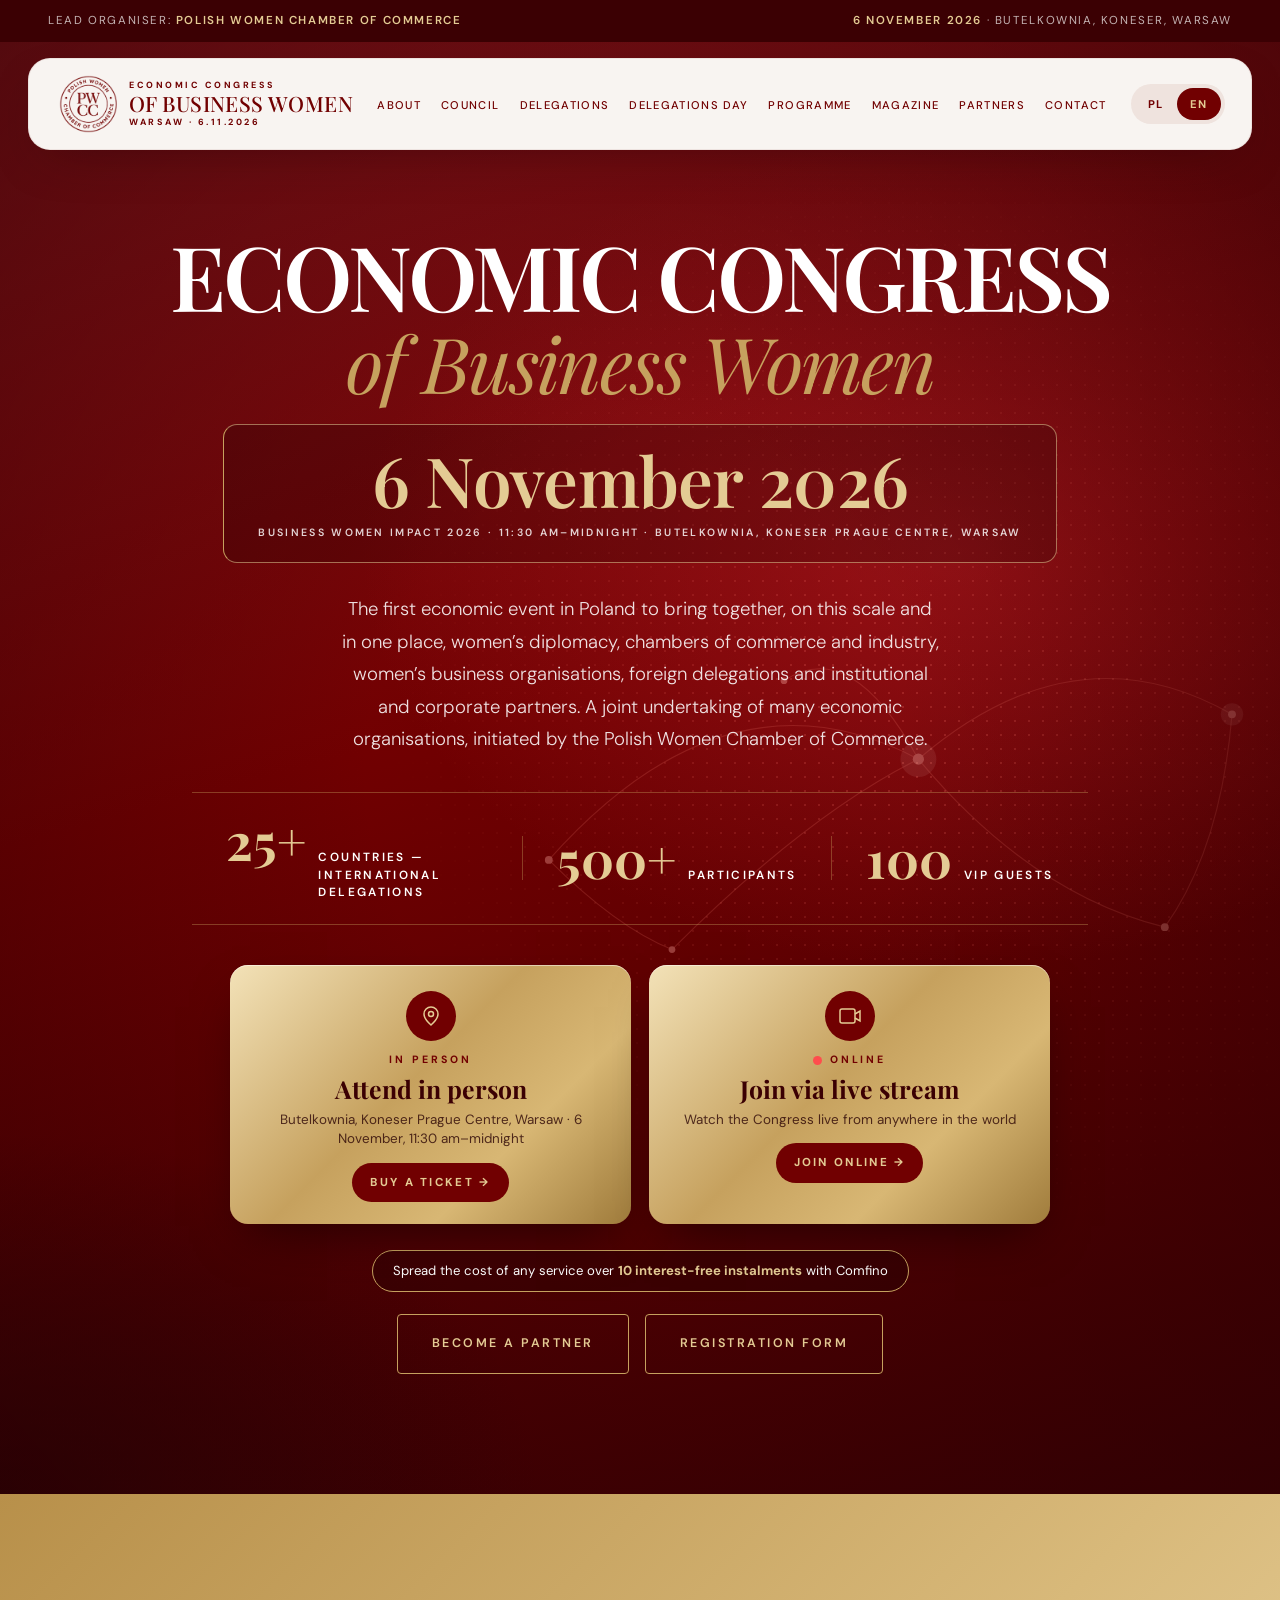
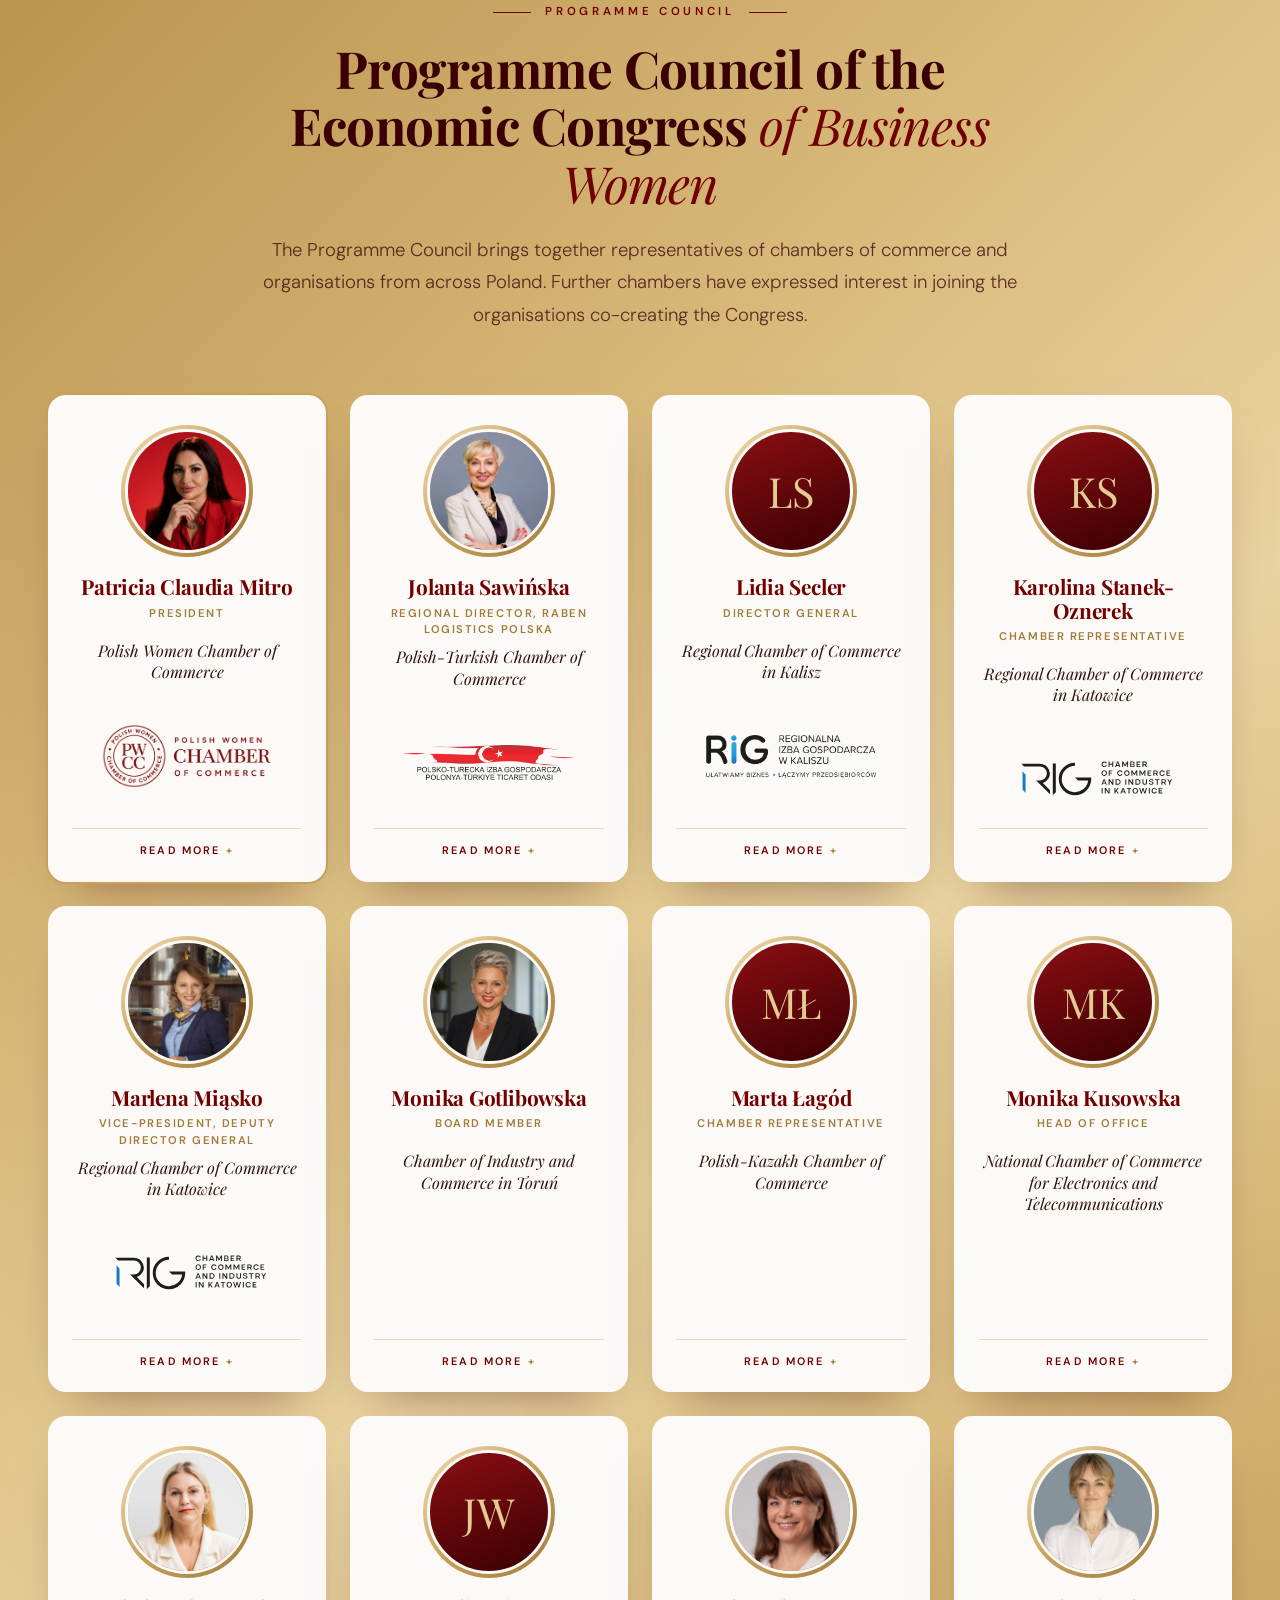
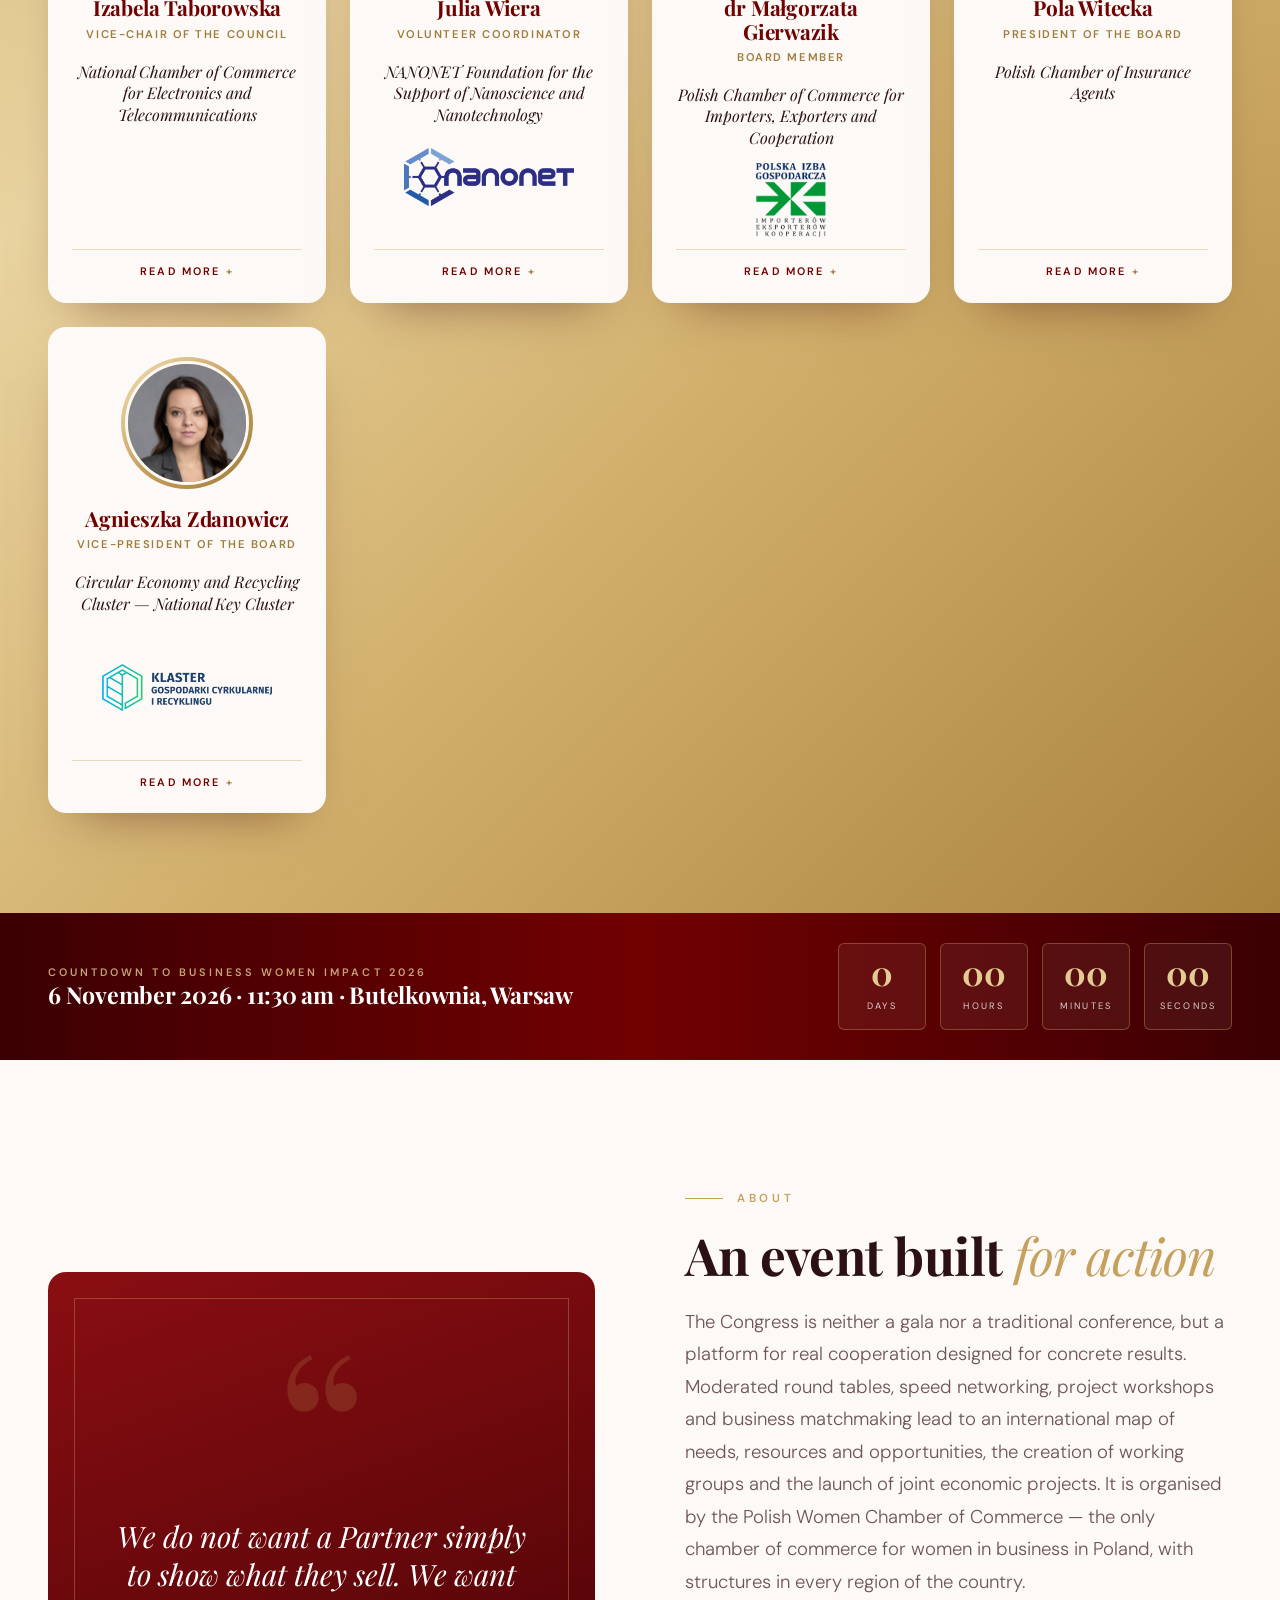
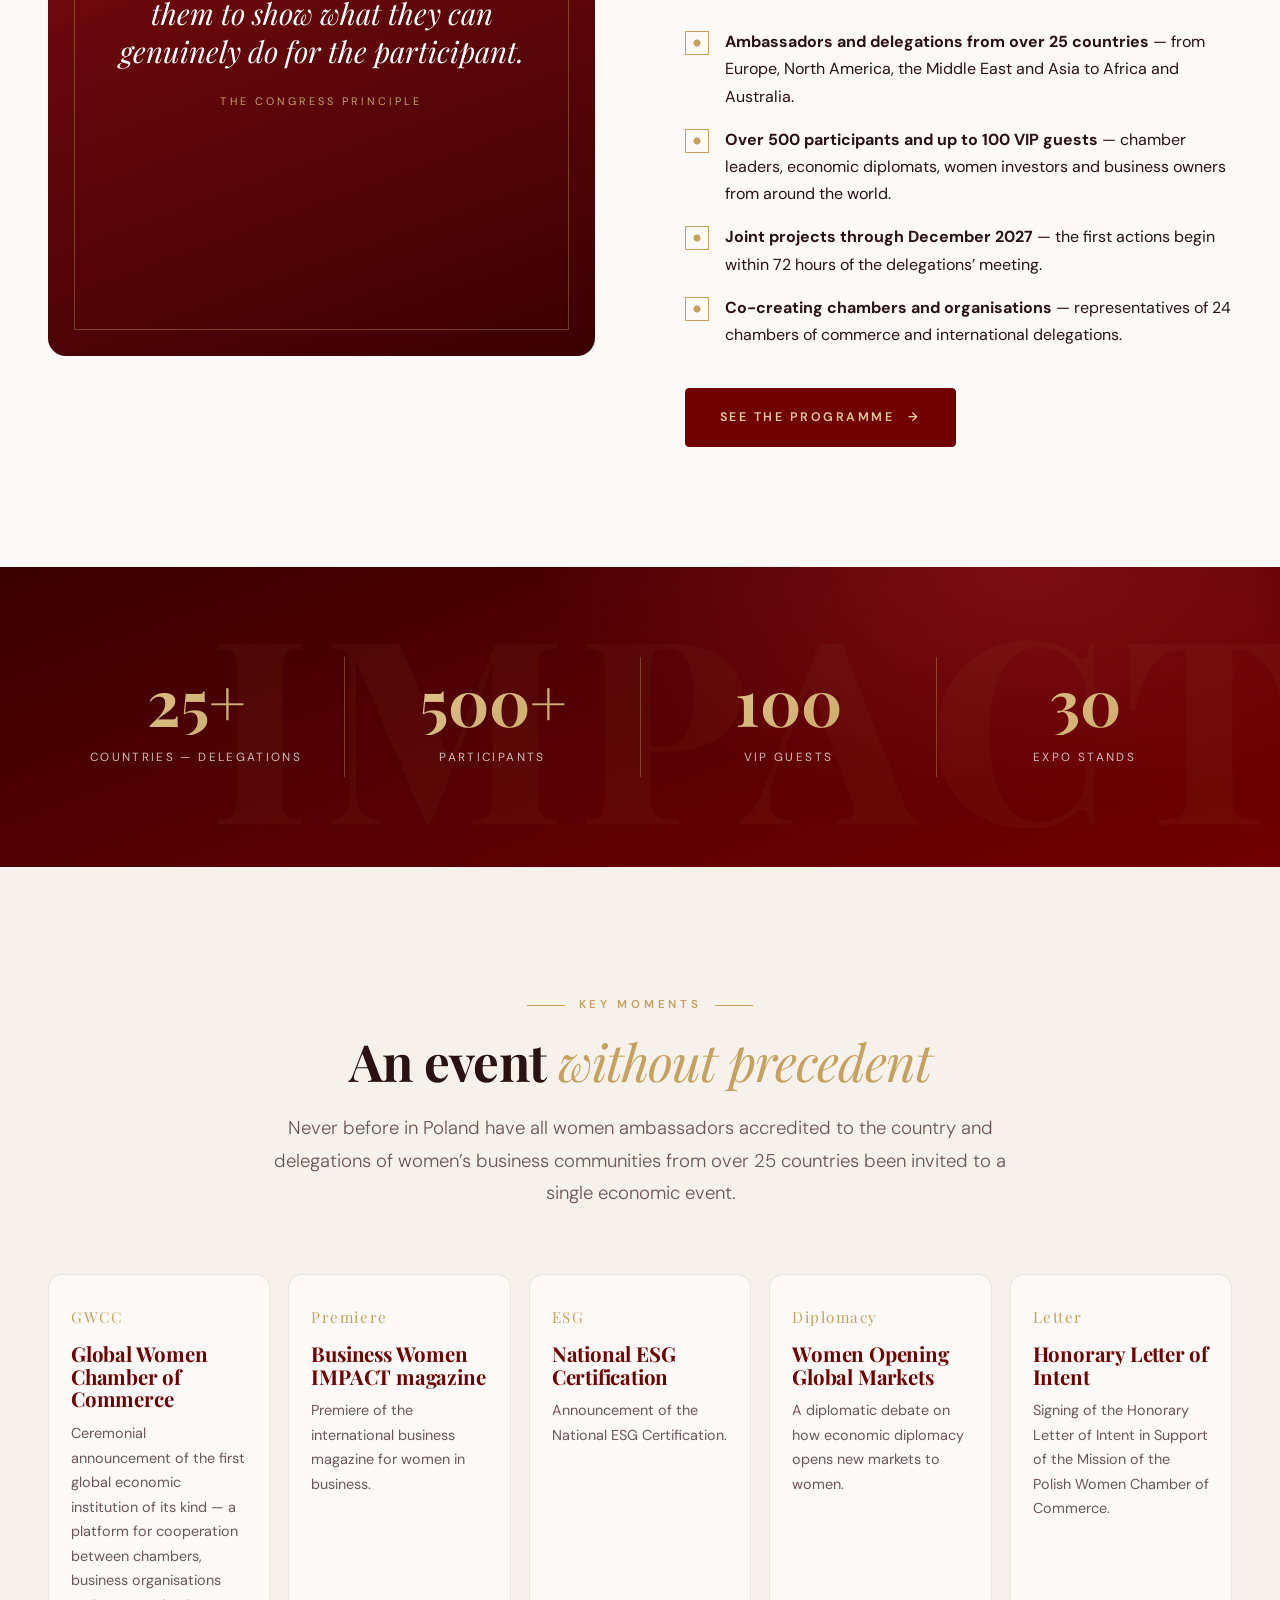
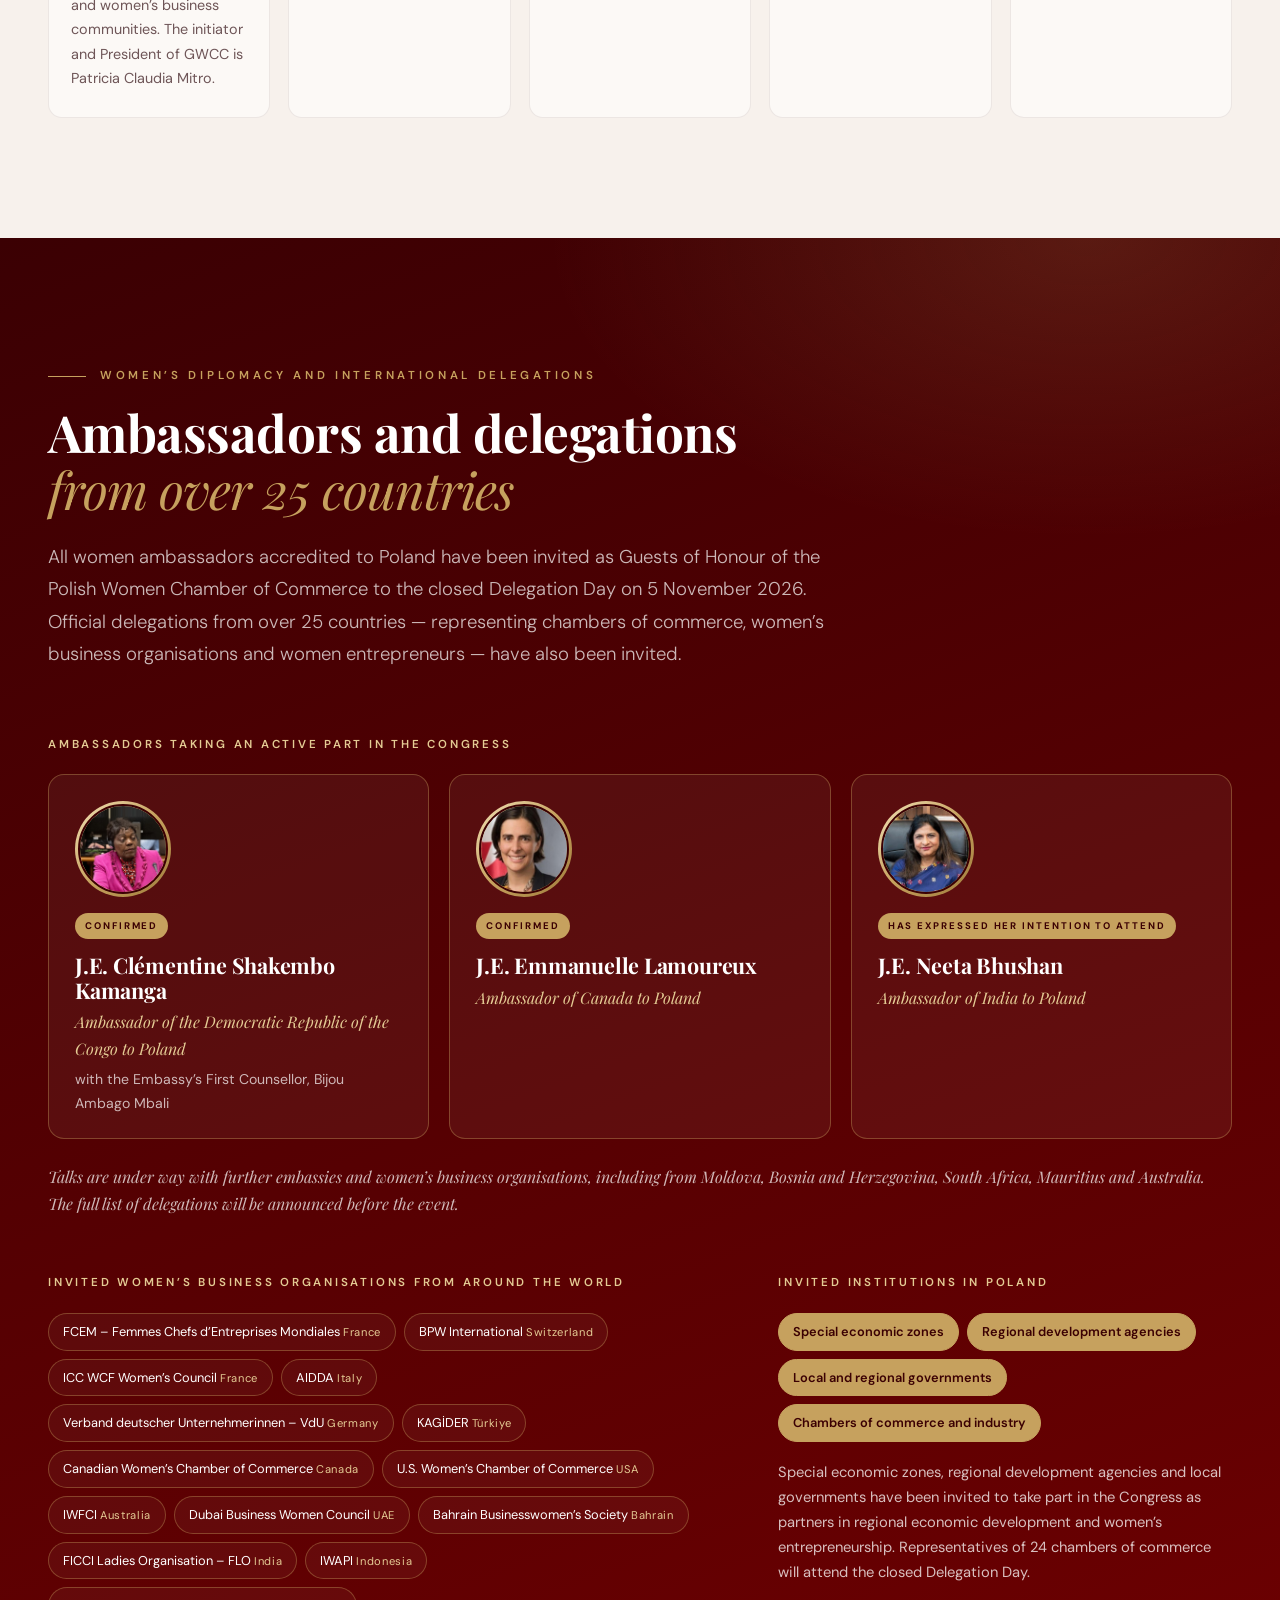
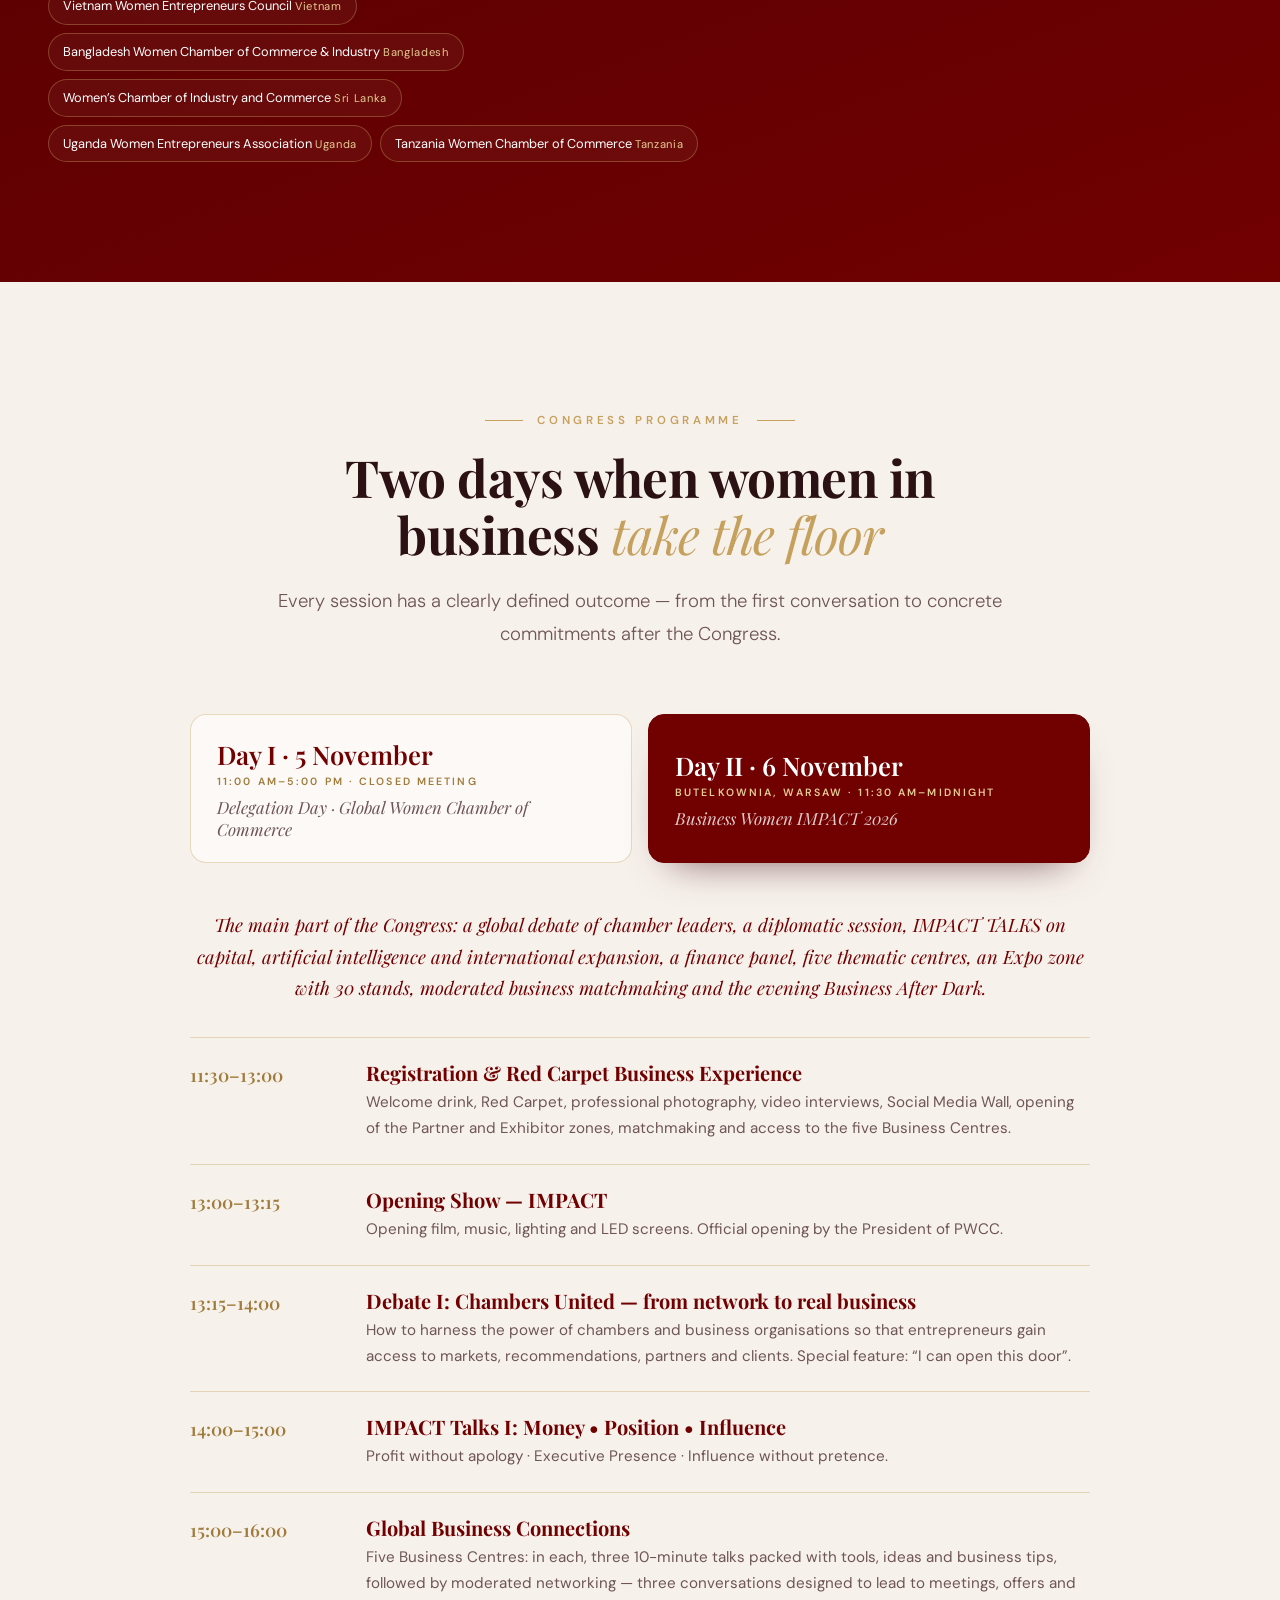
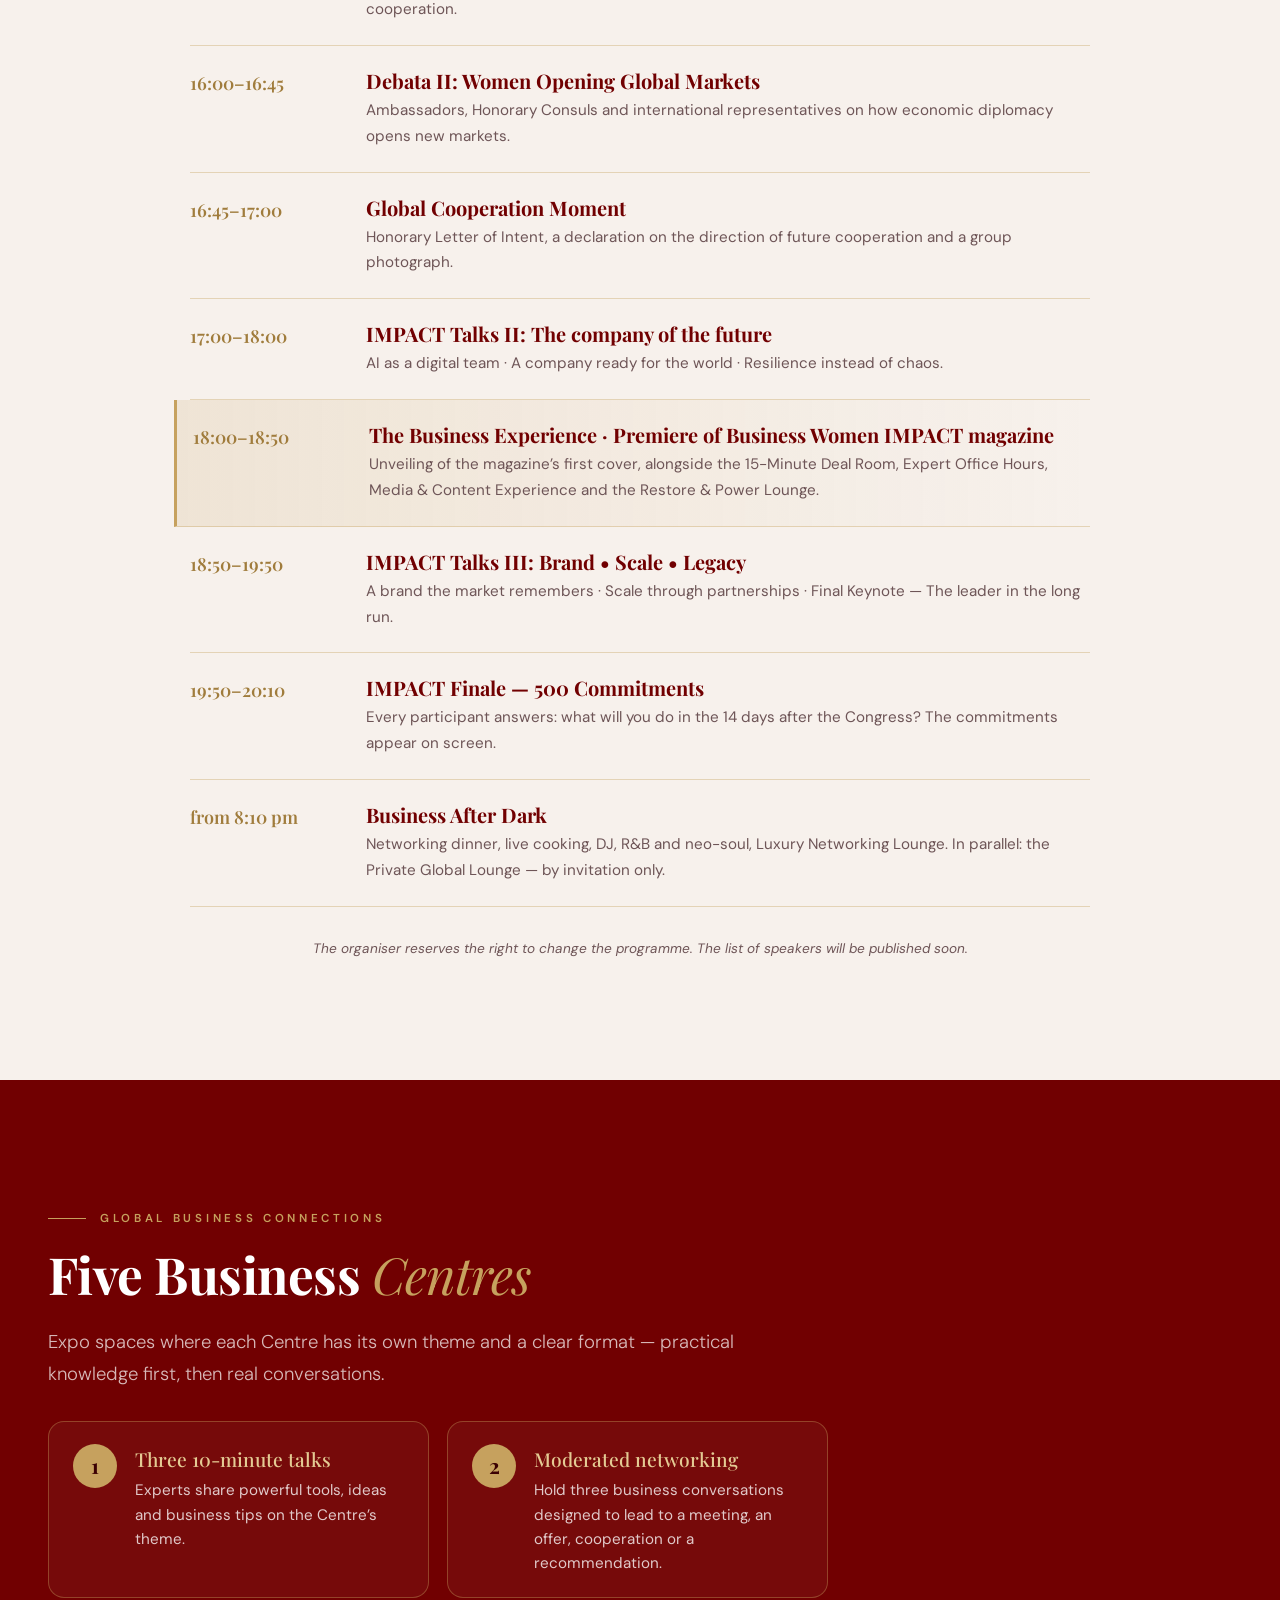
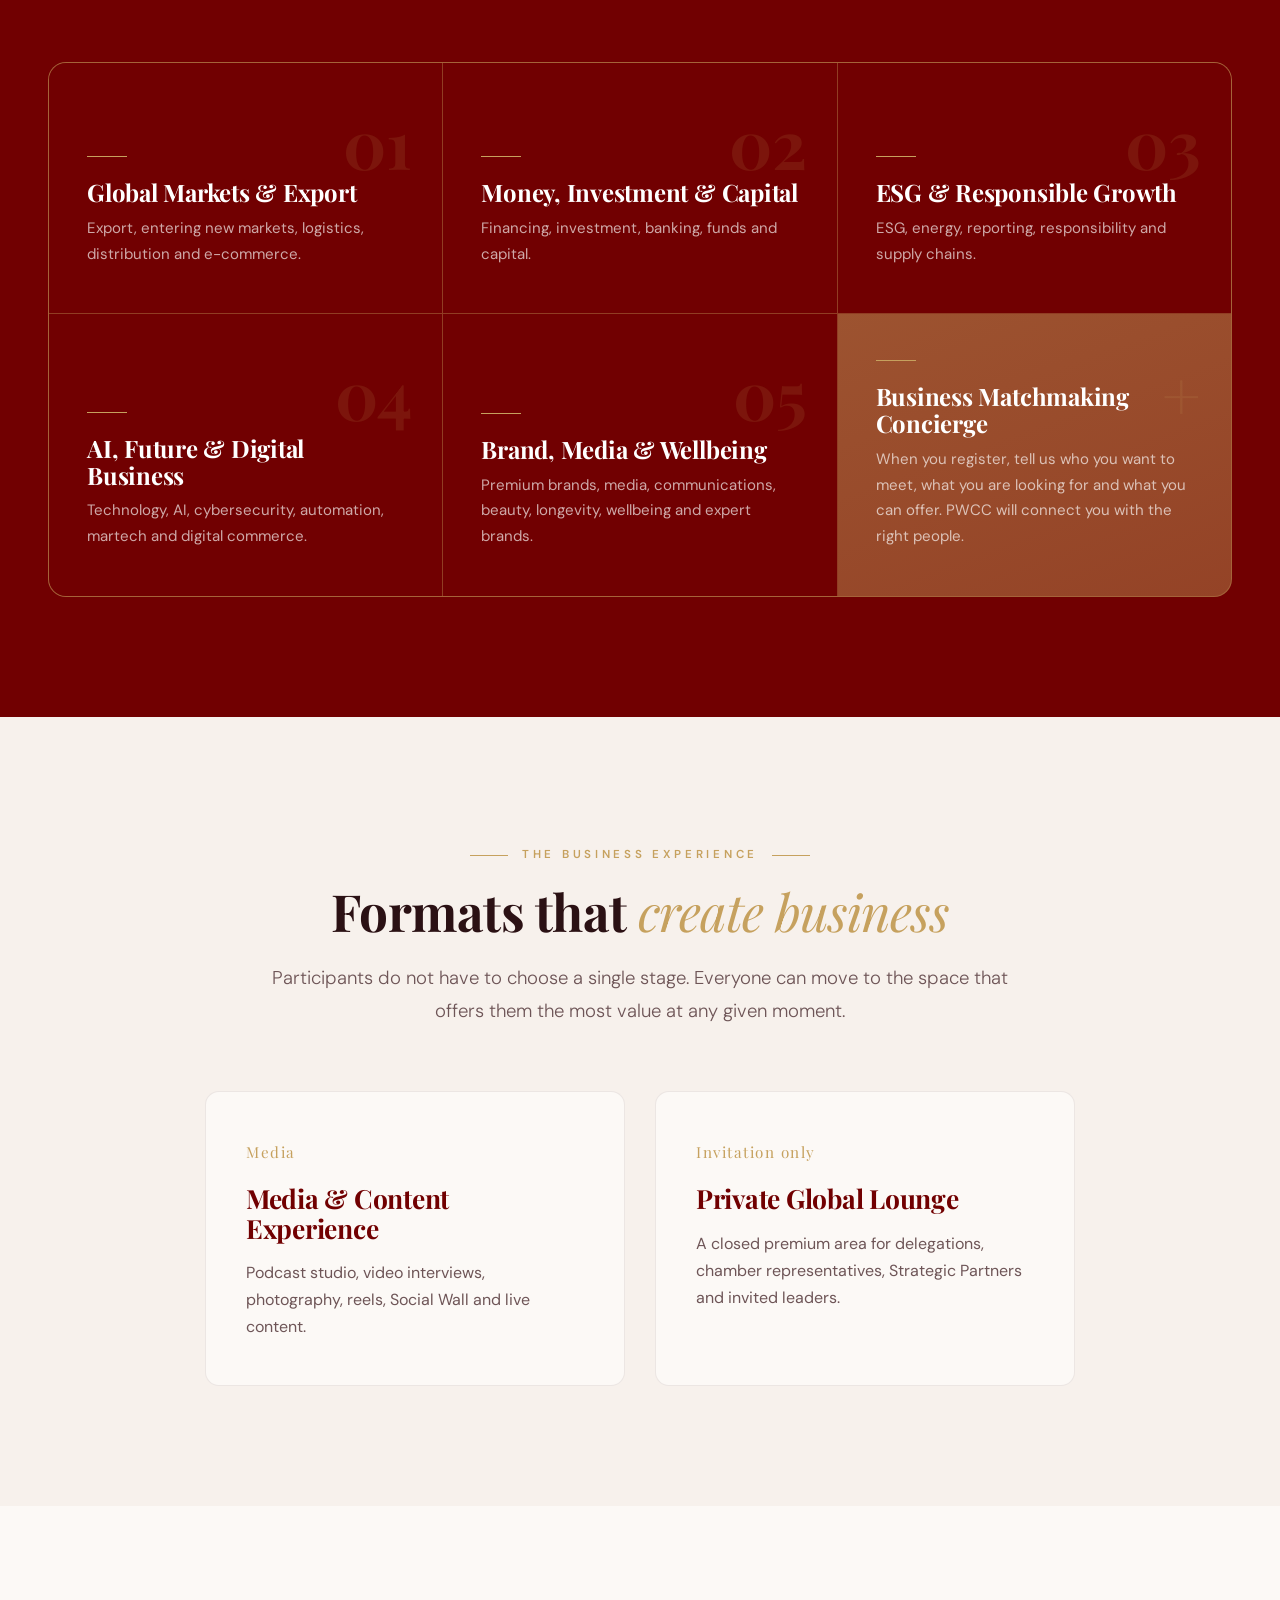
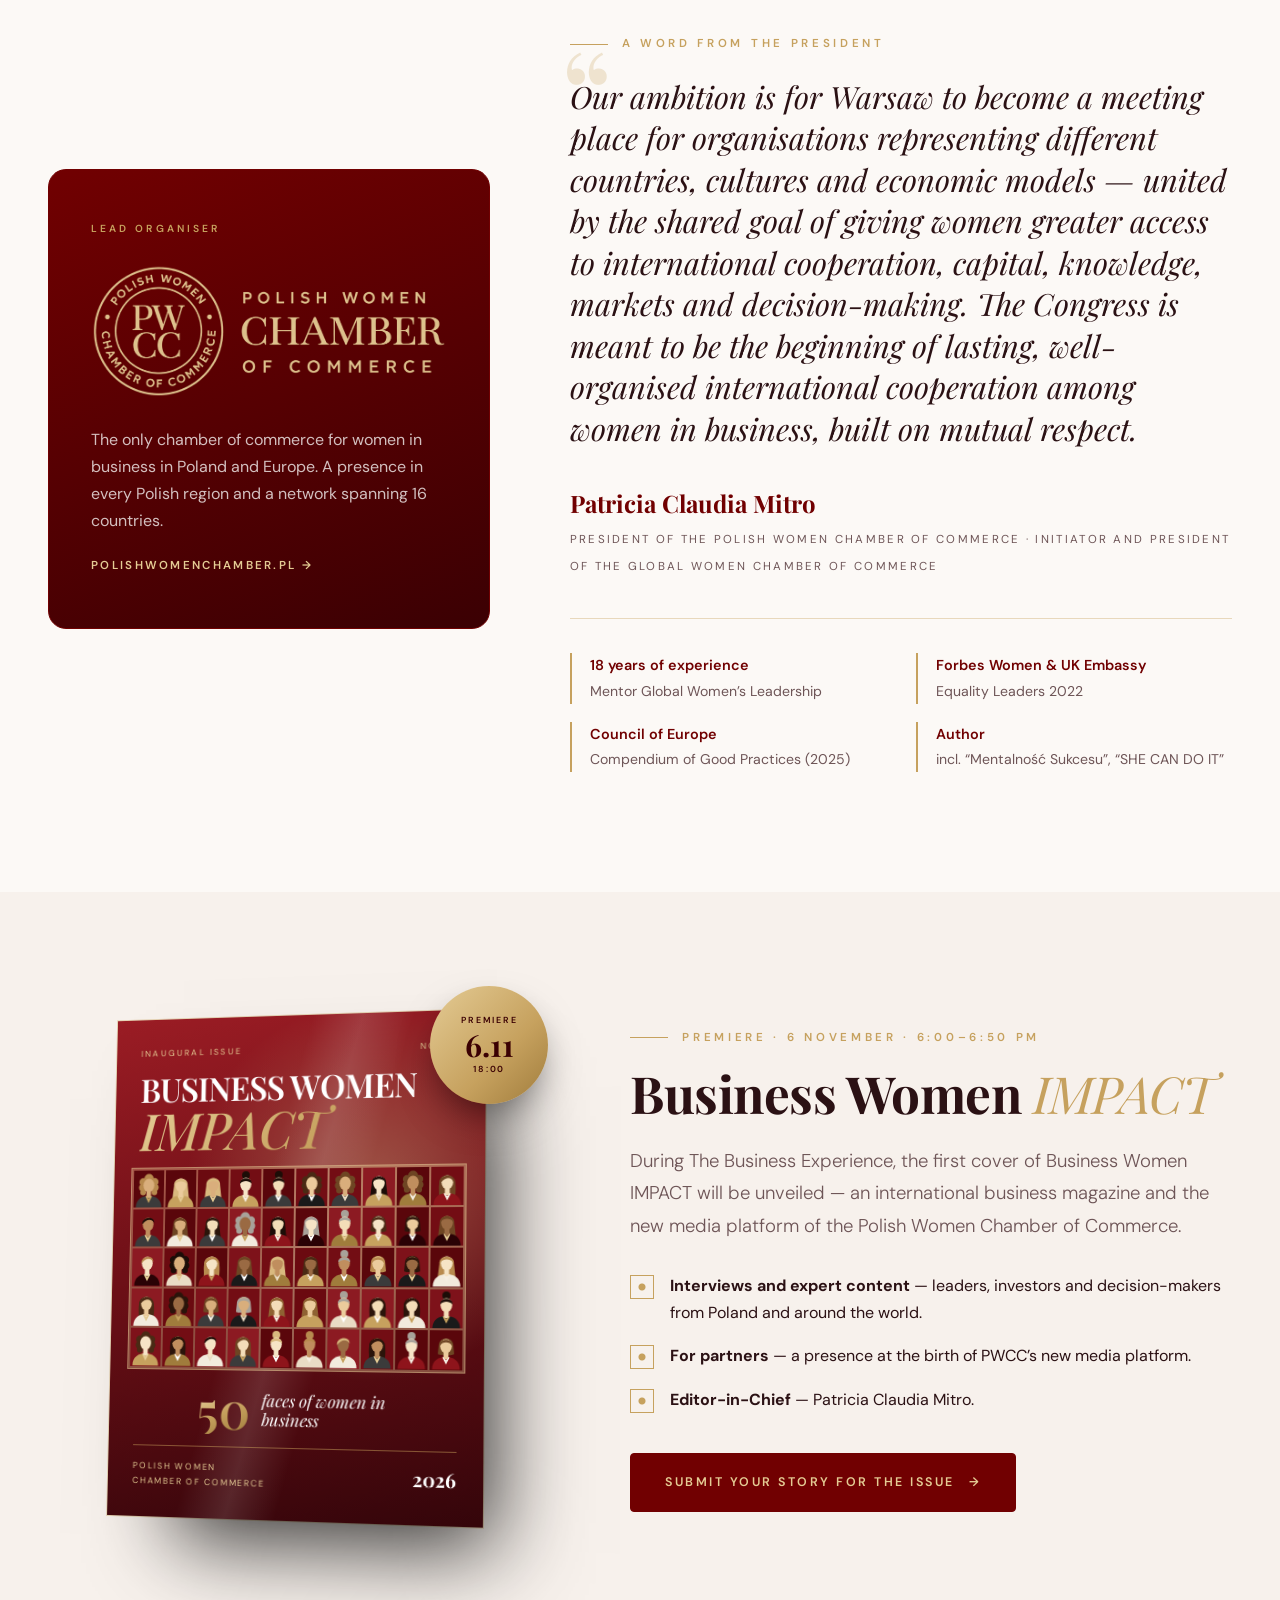
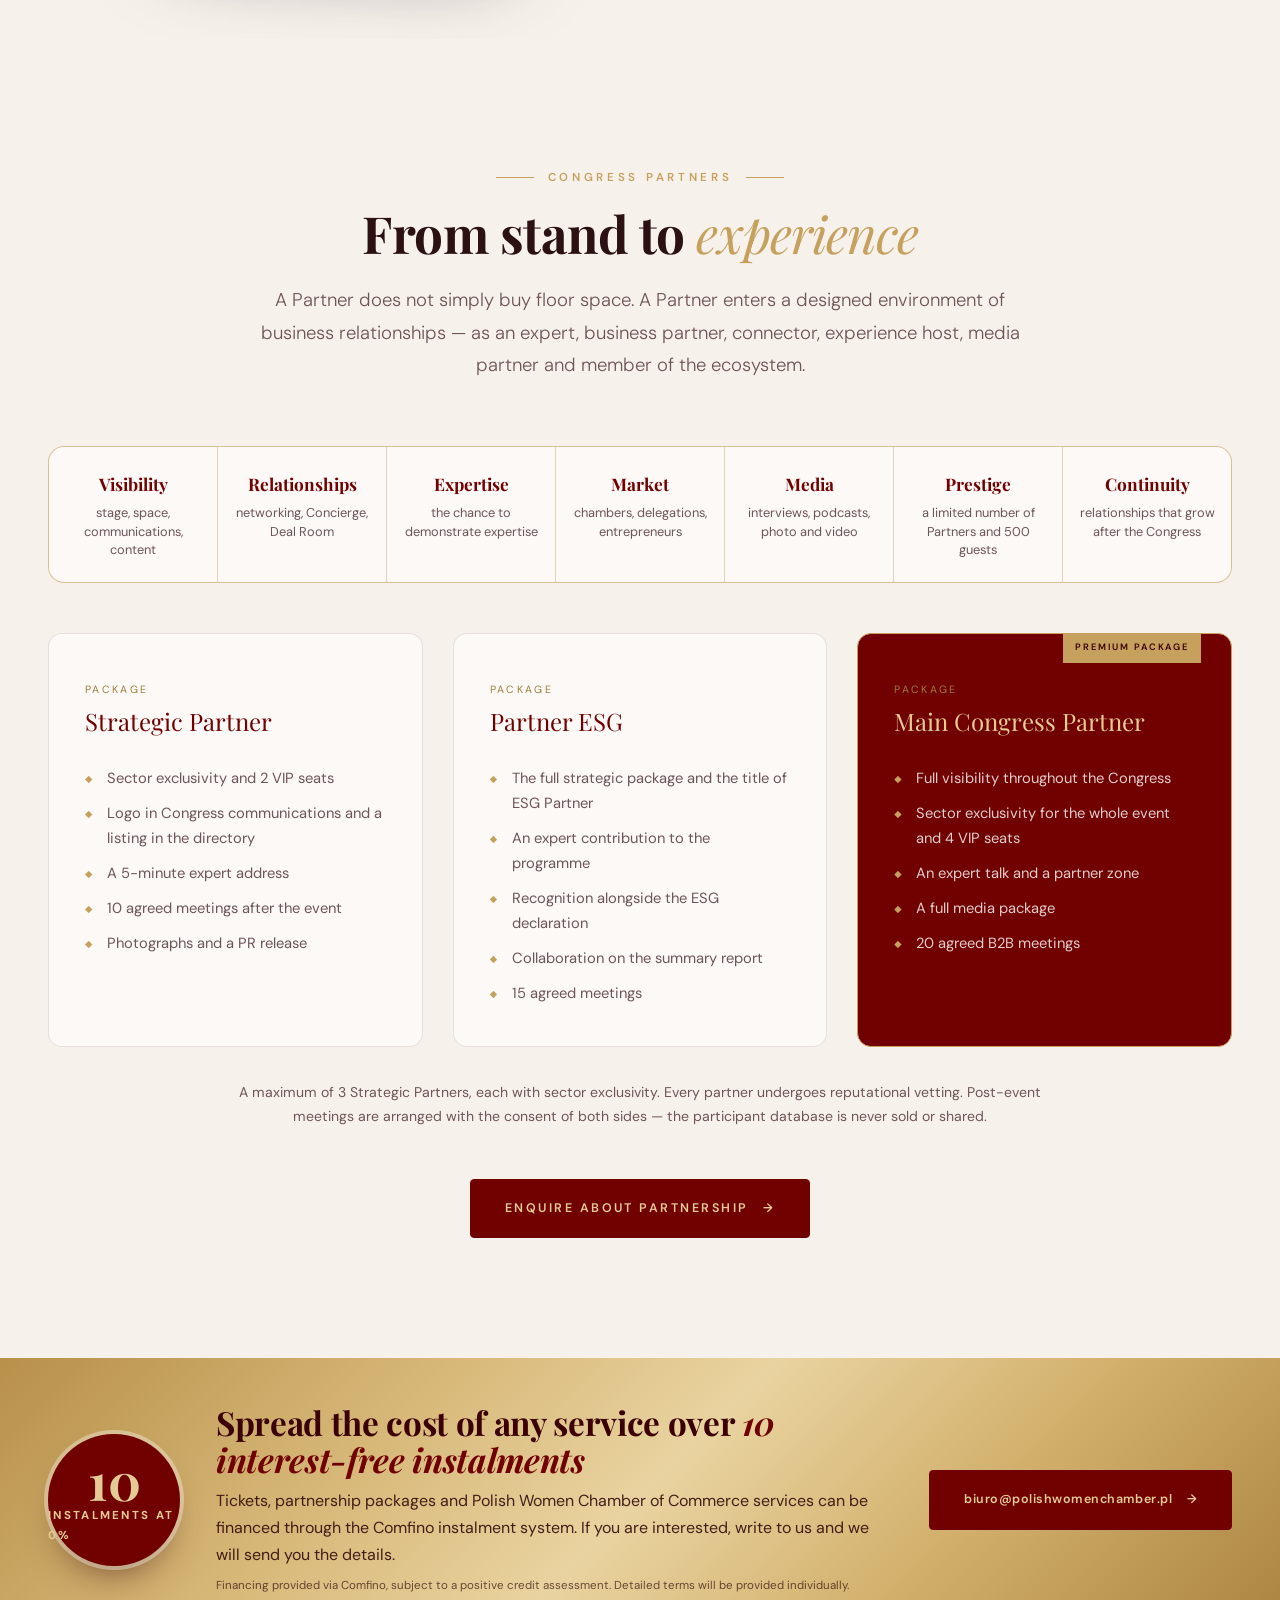
<file: index.html>
<!DOCTYPE html>
<html lang="pl">
<head>
<meta charset="UTF-8">
<meta name="viewport" content="width=device-width, initial-scale=1">
<title>Kongres Gospodarczy Kobiet Biznesu · 6 listopada 2026 · Butelkownia, Warszawa</title>
<meta name="description" content="Kongres Gospodarczy Kobiet Biznesu — Business Women IMPACT 2026. 5–6 listopada 2026, Butelkownia, Centrum Praskie Koneser, Warszawa. Ambasadorki, delegacje z ponad 25 państw, ponad 500 uczestników, powołanie Global Women Chamber of Commerce. Organizator: Polish Women Chamber of Commerce.">
<meta property="og:title" content="Kongres Gospodarczy Kobiet Biznesu · 6 listopada 2026 · Warszawa">
<meta property="og:description" content="Business Women IMPACT 2026 — 25 delegacji zagranicznych, 500 uczestników online i offline, debaty, IMPACT Talks, Centra Biznesowe i premiera magazynu. Organizator: PWCC.">
<meta property="og:url" content="https://kongresgospodarczypwcc.pl/">
<link rel="canonical" href="https://kongresgospodarczypwcc.pl/">
<meta property="og:type" content="website">
<meta property="og:image" content="https://kongresgospodarczypwcc.pl/assets/patricia-claudia-mitro.jpg">
<meta name="theme-color" content="#710001">
<link rel="preconnect" href="https://fonts.googleapis.com">
<link rel="preconnect" href="https://fonts.gstatic.com" crossorigin>
<link href="https://fonts.googleapis.com/css2?family=Playfair+Display:ital,wght@0,400;0,500;0,600;0,700;0,800;1,400;1,500;1,600&family=DM+Sans:opsz,wght@9..40,300;9..40,400;9..40,500;9..40,600;9..40,700&display=swap" rel="stylesheet">
<style>
/* =========================================================
   PALETA MARKI — zmień tutaj, a cała strona się dopasuje
   ========================================================= */
:root{
  --navy:#710001;        /* bordo PWCC — kolor z logotypu */
  --navy-2:#8A0E12;      /* bordo jaśniejsze */
  --ink:#3B0003;         /* najciemniejsze bordo */
  --gold:#C6A15E;        /* złoto — akcent (przyciski, kursywa) */
  --gold-light:#E4CB94;  /* szampańskie złoto */
  --gold-deep:#A07C3C;
  --rose:#A3262E;        /* czerwień karminowa — poświata */
  --cream:#F7F1EC;       /* kremowy — jasne sekcje */
  --paper:#FCF9F6;
  --shell:#F8F4F1;       /* tło paska menu */
  --text:#2B1114;
  --muted:#6E5557;
  --line:rgba(198,161,94,.38);
  --serif:'Playfair Display', 'Bodoni 72', Didot, Georgia, serif;
  --serif-2:'Playfair Display', Georgia, serif;
  --sans:'DM Sans', system-ui, -apple-system, 'Segoe UI', sans-serif;
  --max:1240px;
}
*{box-sizing:border-box;margin:0;padding:0}
html{scroll-behavior:smooth}
body{font-family:var(--sans);color:var(--text);background:var(--paper);line-height:1.7;font-weight:400;-webkit-font-smoothing:antialiased;overflow-x:hidden}
img{max-width:100%;display:block}
a{color:inherit;text-decoration:none}
.wrap{max-width:var(--max);margin:0 auto;padding:0 28px}
.eyebrow{font-family:var(--sans);font-size:.72rem;letter-spacing:.32em;text-transform:uppercase;color:var(--gold);font-weight:600;display:inline-flex;align-items:center;gap:14px}
.eyebrow::before{content:"";width:38px;height:1px;background:currentColor}
.eyebrow.center::after{content:"";width:38px;height:1px;background:currentColor}
h1,h2,h3{font-family:var(--serif);font-weight:700;line-height:1.12;letter-spacing:-.01em}
h2{font-size:clamp(2rem,4vw,3.2rem);margin:18px 0 22px}
h2 em,h1 em{font-style:italic;color:var(--gold);font-weight:400;letter-spacing:-.02em}
.lead{font-family:var(--sans);font-weight:300;font-size:clamp(1.08rem,1.45vw,1.22rem);line-height:1.75;color:var(--muted)}
.btn{display:inline-flex;align-items:center;gap:14px;padding:18px 34px;border-radius:4px;font-size:.78rem;letter-spacing:.2em;text-transform:uppercase;font-weight:600;border:1px solid var(--gold);transition:all .35s ease;cursor:pointer;font-family:var(--sans)}
.btn-gold{background:var(--gold);color:#2A0A0D;border-color:var(--gold)}
.btn-gold:hover{background:var(--gold-light);transform:translateY(-2px);box-shadow:0 14px 34px -12px rgba(201,164,92,.7)}
.btn-ghost{color:var(--gold-light);background:transparent}
.btn-ghost:hover{background:rgba(201,164,92,.12)}
.btn-dark{background:var(--navy);color:var(--gold-light);border-color:var(--navy)}
.btn-dark:hover{background:var(--ink)}
.btn .arr{transition:transform .3s}
.btn:hover .arr{transform:translateX(5px)}

/* ---------- TOP BAR ---------- */
.topbar{background:var(--ink);color:rgba(255,255,255,.7);font-size:.72rem;letter-spacing:.14em;text-transform:uppercase}
.topbar .wrap{display:flex;justify-content:space-between;align-items:center;height:42px;gap:20px;white-space:nowrap}
@media (max-width:1500px){.topbar .tb-sub{display:none}}
.topbar b{color:var(--gold-light);font-weight:600}
.topbar .tb-right{display:flex;gap:22px;align-items:center}
.topbar .tb-right a:hover{color:var(--gold-light)}
.lang{display:flex;gap:4px}
.lang button{background:none;border:0;font:inherit;letter-spacing:inherit;color:inherit;cursor:pointer;opacity:.6;padding:4px 6px}
.lang button.on{opacity:1;color:var(--gold-light);font-weight:600}
.lang-pill{display:flex;flex:none;background:#EFE3DE;border-radius:40px;padding:4px}
.lang-pill button{border:0;background:none;cursor:pointer;font-family:var(--sans);font-size:.7rem;font-weight:700;letter-spacing:.14em;color:var(--navy);padding:9px 13px;border-radius:40px;transition:.3s}
.lang-pill button.on{background:var(--navy);color:var(--gold-light)}

/* ---------- HEADER ---------- */
header.nav{position:sticky;top:0;z-index:50;padding:16px 0;margin-bottom:-124px;transition:padding .3s}
header.nav .wrap{max-width:calc(var(--max) + 40px)}
.nav .shell{display:flex;align-items:center;justify-content:space-between;height:92px;gap:24px;background:var(--shell);border-radius:22px;padding:0 26px 0 30px;box-shadow:0 18px 50px -24px rgba(40,4,8,.55);border:1px solid rgba(107,15,22,.08);position:relative}
header.nav.scrolled{padding:8px 0}
header.nav.scrolled .shell{height:78px;box-shadow:0 18px 40px -18px rgba(40,4,8,.6)}
.logo{display:flex;align-items:center;gap:12px;line-height:1;color:var(--navy);white-space:nowrap;flex:none}
.logo .emblem{width:58px;height:58px;flex:none}
.logo .words{display:flex;flex-direction:column}
.logo .l0,.logo .l2{font-family:var(--sans);font-weight:700;font-size:.56rem;letter-spacing:.28em;text-transform:uppercase}
.logo .l1{font-family:var(--serif);font-size:1.32rem;font-weight:500;letter-spacing:.02em;margin:3px 0 4px;text-transform:uppercase}
.logo.light{color:var(--gold-light)}
.menu{display:flex;gap:24px;list-style:none;white-space:nowrap}
.menu a{color:var(--navy);font-size:.72rem;letter-spacing:.14em;text-transform:uppercase;font-weight:500;position:relative;padding:6px 0}
.menu a::after{content:"";position:absolute;left:0;bottom:0;width:0;height:1px;background:var(--gold);transition:width .3s}
.menu a:hover{color:var(--gold-deep)}
.menu a:hover::after{width:100%}
.nav .btn{padding:13px 22px;font-size:.7rem;white-space:nowrap;flex:none}
.burger{display:none;background:#EFE3DE;border:0;width:58px;height:58px;border-radius:50%;cursor:pointer;position:relative}
.burger span,.burger span::before,.burger span::after{position:absolute;left:17px;width:24px;height:2px;border-radius:2px;background:var(--navy);content:"";transition:.3s}
.burger span{top:28px}.burger span::before{top:-8px;left:0}.burger span::after{top:8px;left:0}

/* ---------- HERO ---------- */
.hero{position:relative;background:radial-gradient(1000px 700px at 75% 35%,rgba(196,38,48,.45),transparent 60%),radial-gradient(900px 600px at 0% 100%,rgba(30,2,5,.7),transparent 60%),linear-gradient(165deg,#8A161D 0%,var(--navy) 45%,var(--ink) 100%);color:#fff;overflow:hidden;padding:165px 0 120px}
.hero::before{content:"";position:absolute;inset:0;background-image:radial-gradient(rgba(255,120,110,.22) 1px,transparent 1.4px);background-size:14px 14px;mask-image:radial-gradient(ellipse 60% 55% at 72% 45%,#000 10%,transparent 70%);-webkit-mask-image:radial-gradient(ellipse 60% 55% at 72% 45%,#000 10%,transparent 70%)}
.hero .net{position:absolute;right:-5%;top:10%;width:70%;height:85%;opacity:.55;pointer-events:none}
.hero .wrap{position:relative;display:grid;grid-template-columns:minmax(0,1000px);justify-content:center;text-align:center}
.hero .wrap > div{display:flex;flex-direction:column;align-items:center}
.hero .lead{margin-left:auto;margin-right:auto}
.hero h1{font-size:clamp(2.8rem,7vw,6.4rem);margin:24px 0 28px;font-weight:600;text-transform:uppercase;letter-spacing:-.035em;line-height:.98}
.hero h1 em{display:block;text-transform:none;font-size:.86em;letter-spacing:-.03em;margin-top:6px}
.hero h1 .thin{display:block;font-family:var(--sans);font-weight:500;font-size:.78rem;line-height:1.6;color:rgba(255,255,255,.75);letter-spacing:.26em;margin-bottom:22px}
.hero .lead{color:rgba(255,255,255,.88);max-width:600px}
.hero-meta{display:flex;flex-wrap:wrap;gap:34px;margin:38px 0 40px;padding:24px 0;border-top:1px solid var(--line);border-bottom:1px solid var(--line)}
.hero-meta div small{display:block;font-size:.64rem;letter-spacing:.28em;text-transform:uppercase;color:var(--gold);margin-bottom:6px}
.hero-meta div strong{font-family:var(--serif);font-size:1.15rem;font-weight:500}
.hero-ctas{display:flex;gap:16px;flex-wrap:wrap}

.publisher{display:inline-block;margin-bottom:6px;transition:opacity .3s}
.publisher img{height:78px;width:auto}
.publisher:hover{opacity:.85}
.partners-grid .plogo.logo-tile{background:var(--paper);border:1px solid var(--line)}
.plogo.logo-tile img{width:88%;height:auto}
.f-publisher{margin-top:26px}
.f-publisher small{display:block;font-size:.62rem;letter-spacing:.28em;text-transform:uppercase;color:var(--gold);margin-bottom:12px;font-weight:600}
.f-publisher img{height:56px;width:auto}

/* Magazine cover mock-up */
.cover-stage{position:relative;perspective:1600px;display:flex;justify-content:center}
.cover{width:min(380px,100%);aspect-ratio:3/4;position:relative;transform:rotateY(-12deg) rotateX(4deg);transform-style:preserve-3d;box-shadow:40px 50px 80px -30px rgba(0,0,0,.8),0 0 0 1px rgba(201,164,92,.4);background:radial-gradient(circle at 70% 35%,rgba(230,207,154,.35),transparent 45%),linear-gradient(170deg,#9A1C24 0%,#6B0F16 50%,#34050A 100%);padding:28px 26px;display:flex;flex-direction:column;transition:transform .8s cubic-bezier(.2,.8,.2,1);animation:float 7s ease-in-out infinite}
.cover-stage:hover .cover{transform:rotateY(-4deg) rotateX(1deg)}
@keyframes float{50%{translate:0 -12px}}
.cover::after{content:"";position:absolute;inset:0;background:linear-gradient(105deg,transparent 40%,rgba(255,255,255,.12) 50%,transparent 60%);pointer-events:none}
.cover .c-top{display:flex;justify-content:space-between;font-size:.55rem;letter-spacing:.25em;color:var(--gold-light);text-transform:uppercase}
.cover .c-mast{font-family:var(--serif);font-weight:600;text-transform:uppercase;line-height:.9;margin-top:14px;color:#fff;font-size:2.1rem;letter-spacing:-.03em}
.cover .c-mast span{display:block;font-family:var(--serif);font-style:italic;font-weight:500;text-transform:none;font-size:3.3rem;letter-spacing:-.02em;background:linear-gradient(135deg,var(--gold-light),var(--gold) 60%,var(--gold-deep));-webkit-background-clip:text;background-clip:text;color:transparent;margin-top:4px}
.cover{overflow:hidden}
.cover > *{position:relative;z-index:2}
.cover .c-photo{position:absolute;z-index:0;left:0;right:0;top:16%;width:100%;height:auto;-webkit-mask-image:linear-gradient(to bottom,transparent 0,#000 14%);mask-image:linear-gradient(to bottom,transparent 0,#000 14%)}
.cover .c-shade{position:absolute;z-index:1;inset:0;background:linear-gradient(to bottom,transparent 55%,rgba(40,3,6,.55) 75%,rgba(30,2,4,.92) 100%)}
.cover .c-silh{flex:1;position:relative;margin:10px 0}
.cover .c-lines{position:absolute;left:0;bottom:6px;display:flex;flex-direction:column;gap:10px;max-width:40%;z-index:2}
.cover .c-name{position:absolute;right:0;bottom:6px;text-align:right;font-family:var(--serif);font-style:italic;color:var(--gold-light);font-size:.95rem;line-height:1.1;text-shadow:0 2px 12px rgba(0,0,0,.5)}
.cover .c-name small{display:block;font-family:var(--sans);font-style:normal;font-size:.46rem;letter-spacing:.22em;text-transform:uppercase;color:#fff;margin-top:4px}
.cover .c-lines p{text-shadow:0 2px 10px rgba(0,0,0,.6);font-family:var(--serif-2);font-size:.82rem;line-height:1.15;color:#fff}
.cover .c-lines p b{display:block;font-family:var(--sans);font-size:.5rem;letter-spacing:.25em;color:var(--gold);text-transform:uppercase;font-weight:600;margin-bottom:3px}
.cover .c-bottom{display:flex;justify-content:space-between;align-items:flex-end;border-top:1px solid rgba(201,164,92,.5);padding-top:10px;font-size:.55rem;letter-spacing:.2em;color:var(--gold-light);text-transform:uppercase}
.cover .c-bottom strong{font-family:var(--serif);font-size:1.2rem;letter-spacing:0;color:#fff;text-transform:none}
.seal{position:absolute;top:-26px;right:-8px;width:118px;height:118px;border-radius:50%;background:linear-gradient(135deg,var(--gold-light),var(--gold) 60%,var(--gold-deep));color:var(--ink);display:flex;flex-direction:column;align-items:center;justify-content:center;text-align:center;font-size:.55rem;letter-spacing:.2em;text-transform:uppercase;font-weight:600;box-shadow:0 18px 40px -12px rgba(0,0,0,.6);z-index:3;animation:spin 30s linear infinite}
.seal strong{font-family:var(--serif);font-size:1.9rem;letter-spacing:0;line-height:1;margin:2px 0}
@keyframes spin{from{rotate:0deg}to{rotate:360deg}}
.seal-inner{animation:spin 30s linear infinite reverse;display:flex;flex-direction:column;align-items:center}

/* ---------- COUNTDOWN BAND ---------- */
.countdown-band{background:linear-gradient(90deg,var(--gold-deep),var(--gold) 35%,#D4B374 50%,var(--gold) 65%,var(--gold-deep));color:#2A0A0D}
.countdown-band .wrap{display:flex;align-items:center;justify-content:space-between;gap:30px;padding-top:30px;padding-bottom:30px;flex-wrap:wrap}
.countdown-band h3{font-size:1.45rem;font-weight:700}
.countdown-band h3 small{display:block;font-family:var(--sans);font-size:.68rem;letter-spacing:.28em;text-transform:uppercase;font-weight:600;margin-bottom:4px;opacity:.8}
.cd{display:flex;gap:14px}
.cd div{border-radius:6px;background:var(--navy);color:#fff;min-width:88px;text-align:center;padding:12px 10px}
.cd strong{display:block;font-family:var(--serif);font-size:2.1rem;line-height:1;color:var(--gold-light)}
.cd span{font-size:.58rem;letter-spacing:.24em;text-transform:uppercase;opacity:.8}

/* ---------- SECTIONS ---------- */
section{padding:120px 0;scroll-margin-top:110px}
.cream{background:var(--cream)}
.dark{background:var(--navy);color:#fff}
.dark .lead{color:rgba(255,255,255,.72)}
.sec-head{max-width:780px;margin-bottom:64px}
.sec-head.center{text-align:center;margin-left:auto;margin-right:auto}

/* About split */
.split{display:grid;grid-template-columns:1fr 1fr;gap:90px;align-items:center}
.about-visual{border-radius:18px;position:relative;aspect-ratio:4/5;background:linear-gradient(160deg,var(--navy-2),var(--ink));overflow:hidden}
.about-visual::before{content:"";position:absolute;inset:26px;border:1px solid var(--line)}
.about-visual{display:flex;align-items:center;justify-content:center}
.about-visual .quote-mark{position:absolute;top:40px;left:0;right:0;text-align:center;font-family:var(--serif);font-size:14rem;line-height:1;color:rgba(201,164,92,.18)}
.about-visual .av-text{position:relative;padding:0 56px;color:#fff;text-align:center}
.about-visual .av-text p{font-family:var(--serif-2);font-style:italic;font-size:clamp(1.5rem,2.3vw,2rem);line-height:1.3}
.about-visual .av-text span{display:block;margin-top:22px;font-size:.68rem;letter-spacing:.28em;text-transform:uppercase;color:var(--gold)}
.about-visual .badge{position:absolute;right:-1px;top:60px;background:var(--gold);color:var(--ink);padding:18px 26px;font-size:.62rem;letter-spacing:.24em;text-transform:uppercase;font-weight:600}
.about-visual .badge strong{display:block;font-family:var(--serif);font-size:1.7rem;letter-spacing:0;text-transform:none}
.checks{list-style:none;margin:30px 0 40px;display:grid;gap:16px}
.checks li{display:flex;gap:16px;align-items:flex-start}
.checks li::before{content:"";flex:none;width:22px;height:22px;margin-top:3px;border:1px solid var(--gold);background:radial-gradient(circle,var(--gold) 0 3px,transparent 4px)}

/* Stats */
.stats{background:radial-gradient(800px 400px at 80% 0%,rgba(196,38,48,.35),transparent 60%),linear-gradient(160deg,var(--ink),var(--navy));color:#fff;padding:90px 0;position:relative;overflow:hidden}
.stats::after{content:"IMPACT";position:absolute;right:-30px;bottom:-70px;font-family:var(--serif);font-weight:800;font-size:16rem;color:rgba(201,164,92,.05);letter-spacing:.05em;pointer-events:none}
.stats-grid{display:grid;grid-template-columns:repeat(4,1fr);position:relative;z-index:1}
.stat{text-align:center;padding:10px 20px;border-left:1px solid var(--line)}
.stat:first-child{border-left:0}
.stat strong{display:block;font-family:var(--serif);font-size:clamp(2.8rem,5vw,4.2rem);font-weight:700;background:linear-gradient(135deg,var(--gold-light),var(--gold));-webkit-background-clip:text;background-clip:text;color:transparent;line-height:1.05}
.stat span{display:block;margin-top:12px;font-size:.74rem;letter-spacing:.2em;text-transform:uppercase;color:rgba(255,255,255,.72)}

/* Pillars / cards */
.cards3{display:grid;grid-template-columns:repeat(3,1fr);gap:30px}
.card{border-radius:14px;overflow:hidden;background:var(--paper);border:1px solid rgba(58,6,10,.08);padding:48px 40px 44px;position:relative;transition:all .4s ease;display:flex;flex-direction:column}
.card::before{content:"";position:absolute;left:0;top:0;width:100%;height:3px;background:linear-gradient(90deg,var(--gold),var(--gold-light));transform:scaleX(0);transform-origin:left;transition:transform .5s}
.card:hover{transform:translateY(-8px);box-shadow:0 30px 60px -30px rgba(58,6,10,.35)}
.card:hover::before{transform:scaleX(1)}
.card .num{font-family:var(--serif);font-size:.95rem;color:var(--gold);letter-spacing:.1em}
.card h3{font-size:1.65rem;margin:18px 0 16px;color:var(--navy)}
.card p{color:var(--muted);flex:1}
.card .more{margin-top:28px;font-size:.72rem;letter-spacing:.22em;text-transform:uppercase;font-weight:600;color:var(--navy);display:inline-flex;gap:10px;align-items:center}
.card .more:hover{color:var(--gold-deep)}
.icon{width:58px;height:58px;border:1px solid var(--gold);display:flex;align-items:center;justify-content:center;color:var(--gold-deep)}
.icon svg{width:26px;height:26px}

/* Topics */
.topics{display:grid;grid-template-columns:repeat(3,1fr);gap:1px;background:var(--line);border:1px solid var(--line);border-radius:18px;overflow:hidden}
.topic{background:var(--navy);padding:46px 38px;position:relative;overflow:hidden;transition:background .4s;min-height:250px;display:flex;flex-direction:column;justify-content:flex-end}
.topic::before{content:attr(data-n);position:absolute;top:22px;right:30px;font-family:var(--serif);font-size:4.2rem;color:rgba(201,164,92,.13);font-weight:700;transition:color .4s}
.topic:hover{background:var(--navy-2)}
.topic:hover::before{color:rgba(201,164,92,.35)}
.topic h3{font-size:1.5rem;color:#fff;margin-bottom:10px}
.topic p{color:rgba(255,255,255,.66);font-size:.94rem}
.topic .bar{width:40px;height:1px;background:var(--gold);margin-bottom:22px;transition:width .4s}
.topic:hover .bar{width:80px}

/* Event */
.event{display:grid;grid-template-columns:.9fr 1.1fr;gap:80px;align-items:start}
.event-card{border-radius:18px;background:var(--navy);color:#fff;padding:54px 48px;position:sticky;top:120px;border:1px solid var(--line)}
.event-card .date-big{display:flex;align-items:flex-end;gap:18px;margin:24px 0 30px;padding-bottom:28px;border-bottom:1px solid var(--line)}
.event-card .date-big strong{font-family:var(--serif);font-size:6rem;line-height:.8;color:var(--gold)}
.event-card .date-big span{font-family:var(--serif-2);font-size:1.6rem;line-height:1.1}
.event-card dl{display:grid;gap:20px;margin-bottom:36px}
.event-card dt{font-size:.62rem;letter-spacing:.26em;text-transform:uppercase;color:var(--gold)}
.event-card dd{font-family:var(--serif-2);font-size:1.25rem}
.pills{list-style:none;display:flex;flex-wrap:wrap;gap:8px;margin:-6px 0 32px}
.pills li{font-size:.64rem;letter-spacing:.16em;text-transform:uppercase;font-weight:600;color:var(--gold-light);border:1px solid var(--line);border-radius:40px;padding:7px 14px}
.timeline{list-style:none;position:relative;padding-left:40px}
.timeline::before{content:"";position:absolute;left:8px;top:8px;bottom:8px;width:1px;background:linear-gradient(var(--gold),rgba(201,164,92,.1))}
.timeline li{position:relative;padding:0 0 42px}
.timeline li::before{content:"";position:absolute;left:-38px;top:8px;width:15px;height:15px;border:1px solid var(--gold);background:var(--cream);transform:rotate(45deg)}
.timeline li:hover::before{background:var(--gold)}
.timeline small{font-size:.66rem;letter-spacing:.26em;text-transform:uppercase;color:var(--gold-deep);font-weight:600}
.timeline h4{font-family:var(--serif);font-size:1.4rem;color:var(--navy);margin:6px 0 8px}
.timeline p{color:var(--muted)}

/* Editor */
.editor{display:grid;grid-template-columns:.8fr 1.2fr;gap:80px;align-items:center}
.portrait{border-radius:18px;position:relative;aspect-ratio:4/5;background:radial-gradient(circle at 50% 38%,rgba(230,207,154,.28),transparent 55%),linear-gradient(170deg,var(--navy-2),var(--ink));border:1px solid var(--line);display:flex;align-items:flex-end;justify-content:center;overflow:hidden}
.portrait img{position:absolute;inset:0;width:100%;height:100%;object-fit:cover;object-position:50% 18%}
.portrait::after{content:"";position:absolute;inset:18px;border:1px solid rgba(228,203,148,.55);border-radius:10px;pointer-events:none}
.big-quote{font-family:var(--serif-2);font-style:italic;font-weight:400;font-size:clamp(1.5rem,2.4vw,2.1rem);line-height:1.35;color:#fff;margin:22px 0 34px;position:relative}
.big-quote::before{content:"“";position:absolute;left:-10px;top:-70px;font-family:var(--serif);font-size:8rem;color:rgba(201,164,92,.25);font-style:normal}
.sign strong{display:block;font-family:var(--serif);font-size:1.5rem;color:var(--gold-light)}
.sign span{font-size:.72rem;letter-spacing:.2em;text-transform:uppercase;color:rgba(255,255,255,.6)}
.creds{display:grid;grid-template-columns:1fr 1fr;gap:18px 30px;margin-top:40px;padding-top:34px;border-top:1px solid var(--line)}
.creds div{font-size:.88rem;color:rgba(255,255,255,.72);padding-left:18px;border-left:2px solid var(--gold)}
.creds b{display:block;color:#fff;font-weight:600;font-size:.9rem;margin-bottom:2px}

/* Awards strip */
.awards{padding:70px 0;background:var(--paper);border-bottom:1px solid rgba(58,6,10,.07)}
.awards .wrap{display:grid;grid-template-columns:auto 1fr 1fr 1fr;gap:40px;align-items:center}
.awards h3{font-size:1rem;font-family:var(--sans);letter-spacing:.24em;text-transform:uppercase;color:var(--muted);font-weight:500;max-width:200px;line-height:1.6}
.award{display:flex;gap:18px;align-items:center}
.award .laurel{flex:none;width:56px;height:56px;border-radius:50%;border:1px solid var(--gold);display:flex;align-items:center;justify-content:center;color:var(--gold-deep);font-family:var(--serif);font-weight:700}
.award p{font-size:.88rem;color:var(--muted);line-height:1.5}
.award p b{display:block;color:var(--navy);font-family:var(--serif);font-size:1.05rem}

/* Partners */
.partners-grid{display:grid;grid-template-columns:repeat(5,1fr);gap:20px;margin-bottom:50px}
.plogo{min-width:0;overflow-wrap:anywhere;border-radius:10px;aspect-ratio:16/9;border:1px dashed rgba(201,164,92,.6);display:flex;align-items:center;justify-content:center;text-align:center;font-size:.64rem;letter-spacing:.24em;text-transform:uppercase;color:var(--muted);transition:.3s;padding:10px}
.plogo:hover{background:var(--paper);border-style:solid;color:var(--gold-deep)}
.plogo.main{border-style:solid;background:var(--navy);color:var(--gold-light);font-family:var(--serif);letter-spacing:.06em;text-transform:none;font-size:1rem;line-height:1.2}
.tiers{display:grid;grid-template-columns:repeat(3,1fr);gap:30px}
.tier{border-radius:14px;border:1px solid rgba(58,6,10,.1);padding:40px 36px;background:var(--paper);position:relative}
.tier.featured{background:var(--navy);color:#fff;border-color:var(--gold)}
.tier.featured .tier-name{color:var(--gold-light)}
.tier.featured li{color:rgba(255,255,255,.8)}
.tier .ribbon{position:absolute;top:-1px;right:30px;background:var(--gold);color:var(--ink);font-size:.58rem;letter-spacing:.2em;text-transform:uppercase;padding:7px 12px;font-weight:600}
.tier-name{font-family:var(--serif);font-size:1.5rem;color:var(--navy);margin-bottom:6px}
.tier small{font-size:.66rem;letter-spacing:.22em;text-transform:uppercase;color:var(--gold-deep)}
.tier ul{list-style:none;margin:24px 0 0;display:grid;gap:10px}
.tier li{font-size:.92rem;color:var(--muted);padding-left:22px;position:relative}
.tier li::before{content:"◆";position:absolute;left:0;color:var(--gold);font-size:.6rem;top:5px}

/* Register */
.register{background:radial-gradient(900px 500px at 90% 10%,rgba(196,38,48,.4),transparent 60%),radial-gradient(700px 500px at 0% 100%,rgba(198,161,94,.12),transparent 60%),linear-gradient(170deg,var(--navy),var(--ink));color:#fff}
.register .split{align-items:start}
form.reg{border-radius:18px;background:rgba(255,255,255,.04);border:1px solid var(--line);padding:46px 42px}
.field{margin-bottom:22px}
.field label{display:block;font-size:.64rem;letter-spacing:.24em;text-transform:uppercase;color:var(--gold-light);margin-bottom:8px}
.field input,.field select,.field textarea{width:100%;background:transparent;border:0;border-bottom:1px solid rgba(255,255,255,.25);padding:10px 0;color:#fff;font:inherit;font-size:1rem;outline:none;transition:border-color .3s}
.field select option{background:var(--navy);color:#fff}
.field input:focus,.field select:focus,.field textarea:focus{border-color:var(--gold)}
.row2{display:grid;grid-template-columns:1fr 1fr;gap:24px}
.consent{display:flex;gap:12px;font-size:.78rem;color:rgba(255,255,255,.6);margin:8px 0 28px;line-height:1.5}
.consent input{accent-color:var(--gold);margin-top:3px}
.form-ok{display:none;margin-top:18px;color:var(--gold-light);font-family:var(--serif-2);font-size:1.2rem}
.contact-list{list-style:none;margin-top:34px;display:grid;gap:18px}
.contact-list li{display:flex;gap:16px;align-items:center;color:rgba(255,255,255,.8)}
.contact-list .icon{width:46px;height:46px;color:var(--gold)}
.contact-list .icon svg{width:20px;height:20px}

/* Footer */
footer{background:#2A0407;color:rgba(255,255,255,.6);padding:90px 0 0;font-size:.9rem}
.fgrid{display:grid;grid-template-columns:1.4fr 1fr 1fr 1.2fr;gap:50px;padding-bottom:60px}
footer h5{font-size:.68rem;letter-spacing:.28em;text-transform:uppercase;color:var(--gold);margin-bottom:22px;font-weight:600}
footer ul{list-style:none;display:grid;gap:10px}
footer a:hover{color:var(--gold-light)}
footer .logo{margin-bottom:26px}
.news{display:flex;margin-top:16px;border:1px solid var(--line);border-radius:6px;overflow:hidden}
.news input{flex:1;background:transparent;border:0;padding:14px 16px;color:#fff;font:inherit;outline:none;min-width:0}
.news button{background:var(--gold);border:0;padding:0 18px;cursor:pointer;color:var(--ink);font-weight:600;font-size:.7rem;letter-spacing:.16em;text-transform:uppercase}
.socials{display:flex;gap:10px;margin-top:22px}
.socials a{width:38px;height:38px;border:1px solid var(--line);display:flex;align-items:center;justify-content:center;transition:.3s}
.socials a:hover{background:var(--gold);color:var(--ink)}
.socials svg{width:16px;height:16px}
.fbottom{border-top:1px solid rgba(255,255,255,.08);padding:26px 0;display:flex;justify-content:space-between;gap:20px;flex-wrap:wrap;font-size:.74rem;letter-spacing:.06em}

/* Reveal animation */
.reveal{opacity:0;transform:translateY(30px);transition:opacity 1s ease,transform 1s ease}
.reveal.in{opacity:1;transform:none}
@media (prefers-reduced-motion:reduce){*{animation:none!important;transition:none!important}.reveal{opacity:1;transform:none}}

/* ---------- RESPONSIVE ---------- */
@media (max-width:1280px){
  .menu{gap:20px}
  .menu a{font-size:.7rem;letter-spacing:.12em}
  .nav .btn{display:none}
}
@media (max-width:680px){
  .lang-pill button{padding:8px 10px;font-size:.64rem}
  .nav .shell{gap:8px}
  .topbar .wrap{white-space:normal}
  .topbar .wrap{height:auto;min-height:38px;padding-top:8px;padding-bottom:8px;text-align:center;font-size:.64rem}
  .logo{gap:9px}
  .logo .l2{display:none}
  .logo .l0{font-size:.5rem;letter-spacing:.2em}
}
@media (max-width:400px){
  .split > *,.event > *,.editor > *,.fgrid > *{min-width:0}
  footer .logo{white-space:normal}
  .contact-list li{overflow-wrap:anywhere}
  .cd{gap:8px}.cd div{min-width:62px}
  .partners-grid{grid-template-columns:1fr}
  .plogo{aspect-ratio:auto;min-height:96px}
  .logo .emblem{width:40px;height:40px}
  .logo .l1{font-size:1.1rem}
  .burger{width:46px;height:46px}.burger span{left:11px;top:22px}
  .lang-pill{padding:3px}.lang-pill button{padding:7px 8px}
}
@media (max-width:1080px){
  .menu{gap:16px}
  .hero .wrap,.split,.event,.editor,.mag{grid-template-columns:1fr;gap:60px}
  .event-card{position:relative;top:0}
  .cards3,.tiers{grid-template-columns:1fr 1fr}
  .topics{grid-template-columns:1fr 1fr}
  .partners-grid{grid-template-columns:repeat(3,1fr)}
  .fgrid{grid-template-columns:1fr 1fr}
  .awards .wrap{grid-template-columns:1fr 1fr}
  .awards h3{grid-column:1/-1;max-width:none}
  .editor .portrait{max-width:420px}
}
@media (max-width:1000px){
  .menu,.nav .btn{display:none}
  .burger{display:block}
  .menu.open{display:flex;flex-direction:column;position:absolute;top:calc(100% + 10px);left:0;right:0;background:var(--shell);padding:28px 30px;gap:18px;border-radius:18px;box-shadow:0 24px 50px -20px rgba(40,4,8,.6)}
  .menu.open a{font-size:.8rem}
  .topbar .tb-left{display:none}
  .topbar .wrap{justify-content:center}
}
@media (max-width:680px){
  .wrap{padding:0 16px}
  .publisher img{height:50px}
  .nav .shell{height:84px;padding:0 14px 0 16px;border-radius:18px}
  .logo .emblem{width:48px;height:48px}
  .logo .l1{font-size:1.3rem}
  .burger{width:52px;height:52px}.burger span{left:14px;top:25px}
  .hero{padding:140px 0 90px}
  section{padding:80px 0}
  .cards3,.tiers,.topics,.row2,.creds,.fgrid,.awards .wrap{grid-template-columns:1fr}
  .stats-grid{grid-template-columns:1fr 1fr;gap:40px 0}
  .stat:nth-child(3){border-left:0}
  .partners-grid{grid-template-columns:1fr 1fr}
  .cd div{min-width:66px}
  .cd strong{font-size:1.6rem}
  .countdown-band .wrap{justify-content:center;text-align:center}
  form.reg{padding:32px 22px}
  .event-card{padding:40px 26px}
  .about-visual .av-text{padding:0 34px}
  .about-visual{aspect-ratio:auto;padding:130px 0 80px}
  .about-visual .quote-mark{font-size:9rem;top:34px}
  .seal{width:92px;height:92px;right:0}
  .seal strong{font-size:1.4rem}
}

/* ---------- KONGRES: hero portrait, program, organizer, magazine ---------- */
.split > *,.event > *,.editor > *,.mag > *,.fgrid > *,.hero .wrap > *{min-width:0}
.logo .words{min-width:0}
.eyebrow,.btn{max-width:100%}
.btn{text-align:center}
.hero-visual{position:relative;justify-self:center;width:min(420px,100%)}
.hero-visual::before{content:"";position:absolute;inset:-14px;border:1px solid rgba(228,203,148,.35);border-radius:234px 234px 26px 26px;pointer-events:none}
.arch{position:relative;aspect-ratio:3/4;border-radius:220px 220px 18px 18px;overflow:hidden;border:1px solid rgba(228,203,148,.6);box-shadow:0 40px 80px -30px rgba(0,0,0,.75)}
.arch img{width:100%;height:100%;object-fit:cover;object-position:50% 12%}
.arch::after{content:"";position:absolute;inset:0;background:linear-gradient(to bottom,transparent 58%,rgba(40,0,3,.85))}
.arch-cap{position:absolute;z-index:1;left:20px;right:20px;bottom:26px;text-align:center;color:#fff}
.arch-cap strong{display:block;font-family:var(--serif);font-style:italic;font-weight:400;font-size:1.45rem;color:var(--gold-light)}
.arch-cap span{display:block;margin-top:6px;font-size:.6rem;letter-spacing:.22em;text-transform:uppercase}
.hero-visual .seal{top:-10px;right:-18px}
.day-label{display:flex;align-items:baseline;gap:16px;margin:0 0 26px;padding-bottom:12px;border-bottom:1px solid var(--line)}
.day-label strong{font-family:var(--serif);font-size:1.8rem;color:var(--navy)}
.day-label span{font-size:.7rem;letter-spacing:.24em;text-transform:uppercase;color:var(--gold-deep);font-weight:600}
.timeline + .day-label{margin-top:10px}
.timeline li.highlight::before{background:var(--gold)}
.timeline li.highlight h4{color:var(--gold-deep)}
.org-card{border:1px solid var(--line);border-radius:18px;padding:50px 42px;background:rgba(255,255,255,.035)}
.org-card small{display:block;font-size:.64rem;letter-spacing:.3em;text-transform:uppercase;color:var(--gold);font-weight:600;margin-bottom:26px}
.org-card img{width:100%;height:auto;margin-bottom:28px}
.org-card p{color:rgba(255,255,255,.75)}
.more-light{display:inline-block;margin-top:22px;font-size:.72rem;letter-spacing:.2em;text-transform:uppercase;font-weight:600;color:var(--gold-light)}
.more-light:hover{color:#fff}
#magazyn{overflow:hidden}
.mag{display:grid;grid-template-columns:.9fr 1.1fr;gap:90px;align-items:center}
.f-title{font-family:var(--sans);font-size:.62rem;letter-spacing:.28em;text-transform:uppercase;color:var(--gold-light);font-weight:700}
.f-title strong{display:block;font-family:var(--serif);font-weight:500;font-size:1.7rem;letter-spacing:.01em;color:#fff;margin:4px 0 6px}
.f-title span{display:block;letter-spacing:.18em;color:rgba(255,255,255,.55);font-weight:500}
@media (max-width:680px){
  .hero-visual .seal{right:-6px}.arch-cap strong{font-size:1.2rem}
  .logo .l1{font-size:1.02rem;letter-spacing:0}
  .logo .l0{font-size:.46rem;letter-spacing:.14em}
  .logo .emblem{width:42px;height:42px}
  .hero h1{font-size:clamp(2rem,9vw,2.6rem)}
}
@media (max-width:400px){
  .logo .l1{font-size:.92rem}
  .logo .emblem{width:36px;height:36px}
  .logo{gap:7px}
}

.hero-date{display:flex;flex-direction:column;align-items:flex-start;gap:10px;margin:-4px 0 30px;padding:16px 26px 16px 22px;border:1px solid rgba(228,203,148,.55);border-left:4px solid var(--gold);border-radius:14px;background:rgba(0,0,0,.18);width:fit-content;max-width:100%}
.hero-date strong{font-family:var(--serif);font-weight:600;font-size:clamp(2.2rem,4.2vw,3.5rem);line-height:1;color:var(--gold-light);letter-spacing:-.01em;white-space:nowrap}
.hero-date span{font-size:.66rem;letter-spacing:.22em;text-transform:uppercase;color:rgba(255,255,255,.82);font-weight:600;line-height:1.7}
.btn-stream{color:#fff;border-color:rgba(255,255,255,.55);background:rgba(255,255,255,.06)}
.btn-stream:hover{background:rgba(255,255,255,.14);border-color:#fff}
.live-dot{width:9px;height:9px;border-radius:50%;background:#ff4d4d;box-shadow:0 0 0 0 rgba(255,77,77,.7);animation:live 1.6s infinite;flex:none}
@keyframes live{70%{box-shadow:0 0 0 9px rgba(255,77,77,0)}100%{box-shadow:0 0 0 0 rgba(255,77,77,0)}}
.contact-list a:hover{color:var(--gold-light)}

.arch-card{display:flex;flex-direction:column;align-items:center;justify-content:center;text-align:center;padding:70px 34px 40px;background:radial-gradient(420px 300px at 50% 18%,rgba(228,203,148,.22),transparent 70%),linear-gradient(170deg,#8E141B,#5A0006 55%,#2E0003);color:#fff}
.arch-card::after{display:none}
.arch-card::before{content:"";position:absolute;inset:16px;border:1px solid rgba(228,203,148,.45);border-radius:205px 205px 10px 10px;pointer-events:none}
.ac-top{font-size:.66rem;letter-spacing:.42em;text-transform:uppercase;color:var(--gold-light);font-weight:600}
.ac-rule{width:70px;height:1px;background:linear-gradient(90deg,transparent,var(--gold),transparent);margin:22px 0}
.ac-day{font-family:var(--serif);font-weight:600;font-size:clamp(7rem,13vw,10.5rem);line-height:.8;background:linear-gradient(160deg,#F3E2B8,var(--gold) 55%,var(--gold-deep));-webkit-background-clip:text;background-clip:text;color:transparent}
.ac-month{font-family:var(--serif);font-style:italic;font-size:1.9rem;color:#fff;margin-top:8px}
.ac-name{font-family:var(--serif);font-size:1.35rem;letter-spacing:.02em;text-transform:uppercase}
.ac-name em{font-style:italic;text-transform:none;color:var(--gold-light)}
.ac-place{margin-top:10px;font-size:.62rem;letter-spacing:.26em;text-transform:uppercase;color:rgba(255,255,255,.75)}
.ac-logo{width:62%;height:auto;margin-top:30px;opacity:.9}

:root{--hero-photo:url("https://images.unsplash.com/photo-1540575467063-178a50c2df87?auto=format&fit=crop&w=1800&q=60")}
.hero-bg{position:absolute;inset:-30px;background:var(--hero-photo) center/cover no-repeat;filter:blur(9px) saturate(.85);opacity:.32;mix-blend-mode:luminosity;pointer-events:none}
.hero::after{content:"";position:absolute;inset:0;background:radial-gradient(ellipse at center,transparent 30%,rgba(40,0,3,.55) 100%);pointer-events:none}
.hero .wrap{z-index:1}
.hero .net{opacity:.35}
.hero-date{align-items:center!important;text-align:center;border-left-width:1px!important;padding:20px 34px!important}
.hero-date strong{font-size:clamp(2.6rem,5.4vw,4.4rem)!important}
.hero-facts{display:flex;align-items:center;justify-content:center;gap:34px;margin:36px 0 40px;padding:22px 34px;border-top:1px solid var(--line);border-bottom:1px solid var(--line)}
.hero-facts div{display:flex;align-items:baseline;gap:12px}
.hero-facts strong{font-family:var(--serif);font-size:clamp(2.2rem,4vw,3.2rem);color:var(--gold-light);line-height:1}
.hero-facts span{font-size:.74rem;letter-spacing:.2em;text-transform:uppercase;font-weight:600;color:#fff;text-align:left;max-width:170px;line-height:1.5}
.hero-facts i{width:1px;height:44px;background:var(--line)}
.hero-ctas{justify-content:center}
.day-tabs.single{grid-template-columns:minmax(0,520px);justify-content:center}
.day-tabs.single > div{border-radius:16px;padding:22px 26px;text-align:center;background:var(--navy);color:#fff;box-shadow:0 20px 40px -24px rgba(58,6,10,.7)}
.day-tabs.single strong{display:block;font-family:var(--serif);font-size:1.9rem;font-weight:600;color:#fff}
.day-tabs.single span{display:block;font-size:.66rem;letter-spacing:.2em;text-transform:uppercase;color:var(--gold-light);font-weight:600;margin:6px 0 8px}
.day-tabs.single em{font-style:italic;font-family:var(--serif);font-size:1.05rem;color:rgba(255,255,255,.85)}
@media (max-width:680px){.hero-facts{flex-direction:column;gap:14px;padding:18px 10px}.hero-facts i{width:60px;height:1px}.hero-date{padding:16px 18px!important}}

.c-steps{display:grid;grid-template-columns:1fr 1fr;gap:18px;margin-top:30px}
.c-steps > div{display:flex;gap:18px;align-items:flex-start;border:1px solid var(--line);border-radius:16px;padding:22px 24px;background:rgba(255,255,255,.04)}
.c-steps b{flex:none;width:44px;height:44px;border-radius:50%;background:var(--gold);color:var(--ink);font-family:var(--serif);font-size:1.3rem;display:flex;align-items:center;justify-content:center}
.c-steps span{color:rgba(255,255,255,.78);font-size:.95rem;line-height:1.6}
.c-steps strong{display:block;font-family:var(--serif);font-weight:500;font-size:1.2rem;color:var(--gold-light);margin-bottom:4px}
@media (max-width:680px){.c-steps{grid-template-columns:1fr}}

.cards3.cards2{grid-template-columns:repeat(2,minmax(0,420px));justify-content:center}
@media (max-width:680px){.cards3.cards2{grid-template-columns:1fr}}

.cover .c-grid{display:grid;grid-template-columns:repeat(10,1fr);gap:2px;margin:14px -8px 0;border:1px solid rgba(228,203,148,.45);padding:2px;background:rgba(228,203,148,.35)}
.cover .c-grid i{display:block;aspect-ratio:5/6;overflow:hidden}
.cover .c-grid svg{display:block;width:100%;height:100%}
.cover .c-head{flex:1;display:flex;align-items:center;justify-content:center;gap:12px;margin:8px 0 6px}
.cover .c-head strong{font-family:var(--serif);font-size:3.2rem;line-height:1;font-weight:600;background:linear-gradient(160deg,#F3E2B8,var(--gold) 55%,var(--gold-deep));-webkit-background-clip:text;background-clip:text;color:transparent}
.cover .c-head span{font-family:var(--serif);font-style:italic;font-size:1.05rem;line-height:1.1;color:#fff;max-width:130px}

/* ---------- Rada Programowa (złote tło) ---------- */
.rada{background:linear-gradient(135deg,#B8904A 0%,#D8B97A 30%,#E9D3A0 50%,#D2B06C 72%,#A9823E 100%);color:var(--ink);padding:100px 0}
.rada .eyebrow{color:var(--navy)}
.rada h2{color:var(--ink)}.rada h2 em{color:var(--navy)}
.rada .lead{color:rgba(58,6,10,.78)}
.rc-grid{display:grid;grid-template-columns:repeat(auto-fill,minmax(250px,1fr));gap:24px;align-items:start}
.rc-logo[src$=".svg"]{max-width:230px;max-height:92px;margin:-8px 0 0}
.rc{background:var(--paper);border-radius:18px;padding:30px 24px 22px;text-align:center;box-shadow:0 24px 50px -30px rgba(58,6,10,.55);display:flex;flex-direction:column;align-items:center}
.rc-photo{width:132px;height:132px;border-radius:50%;padding:4px;background:linear-gradient(135deg,#F3E2B8,var(--gold),var(--gold-deep));margin-bottom:18px}
.rc-photo img,.rc-photo .mono{width:100%;height:100%;border-radius:50%;object-fit:cover;display:flex;align-items:center;justify-content:center;background:linear-gradient(160deg,var(--navy-2),var(--ink));color:var(--gold-light);font-family:var(--serif);font-size:2.6rem;border:3px solid var(--paper)}
.rc h3{font-family:var(--serif);font-size:1.3rem;color:var(--navy);margin-bottom:6px}
.rc-role{font-size:.7rem;letter-spacing:.14em;text-transform:uppercase;font-weight:600;color:var(--gold-deep);line-height:1.5}
.rc-org{font-family:var(--serif);font-style:italic;font-size:1rem;color:var(--text);margin:8px 0 12px;line-height:1.35}
.rc-logo{max-width:170px;max-height:54px;width:auto;height:auto;margin:4px 0 12px}
.rc-logo.big{max-width:210px;max-height:80px;margin:20px 0 10px}
.rc-org-only{justify-content:center}
.rc details{margin-top:auto;width:100%;text-align:left;border-top:1px solid var(--line);padding-top:12px}
.rc summary{cursor:pointer;text-align:center;font-size:.68rem;letter-spacing:.2em;text-transform:uppercase;font-weight:600;color:var(--navy);list-style:none}
.rc summary::-webkit-details-marker{display:none}
.rc summary::after{content:" +";color:var(--gold-deep)}
.rc details[open] summary::after{content:" –"}
.rc h5{font-size:.62rem;letter-spacing:.24em;text-transform:uppercase;color:var(--gold-deep);margin:14px 0 6px}
.rc details p{font-size:.86rem;line-height:1.6;color:var(--muted)}
.rc-www{display:inline-block;margin-top:10px;font-size:.72rem;letter-spacing:.1em;color:var(--navy);font-weight:600}
.countdown-band{background:linear-gradient(90deg,var(--ink),var(--navy) 50%,var(--ink))!important;color:#fff!important}
.countdown-band h3{color:#fff}.countdown-band h3 small{color:var(--gold-light)}
.cd div{background:rgba(255,255,255,.06)!important;border:1px solid var(--line)}

.rc-grid{grid-auto-rows:1fr;align-items:stretch!important}
.rc{position:relative;height:100%}
.rc .rc-role{min-height:2.4em}
.rc .rc-org{min-height:4.1em;display:flex;align-items:flex-start;justify-content:center}
.rc-logo-box{height:78px;display:flex;align-items:center;justify-content:center;margin-bottom:10px;width:100%}
.rc-logo-box .rc-logo{margin:0;max-height:74px}
.rc-logo-box .rc-logo[src$=".svg"]{margin:0;max-height:96px}
.rc details{margin-top:auto}
.rc-nodet{margin-top:auto;height:41px}
.rc-more{position:absolute;inset:0 0 52px 0;background:var(--paper);border-radius:18px 18px 0 0;padding:22px 22px 10px;overflow-y:auto;text-align:left;z-index:2;box-shadow:inset 0 -12px 12px -12px rgba(58,6,10,.2)}
.rc-more h5:first-child{margin-top:0}
.rc details summary{position:relative;z-index:3}
.rc-lead{box-shadow:0 0 0 2px var(--gold),0 24px 50px -30px rgba(58,6,10,.55)}
/* ---------- tryb udziału + zgody ---------- */
.mode-tiles{display:grid;grid-template-columns:1fr 1fr;gap:18px;width:100%;max-width:820px;margin:0 auto 26px}
.mode{position:relative;display:flex;flex-direction:column;align-items:center;text-align:center;gap:6px;padding:26px 24px 22px;border-radius:18px;background:linear-gradient(135deg,#F3E2B8 0%,var(--gold) 45%,#D8B774 70%,var(--gold-deep) 100%);color:var(--ink);box-shadow:0 22px 50px -20px rgba(0,0,0,.6),inset 0 1px 0 rgba(255,255,255,.5);transition:transform .3s,box-shadow .3s;overflow:hidden}
.mode::after{content:"";position:absolute;top:0;left:-60%;width:40%;height:100%;background:linear-gradient(105deg,transparent,rgba(255,255,255,.45),transparent);transform:skewX(-18deg);animation:shine 4.5s ease-in-out infinite}
@keyframes shine{0%,60%{left:-60%}100%{left:130%}}
.mode:hover{transform:translateY(-4px);box-shadow:0 30px 60px -20px rgba(0,0,0,.7)}
.mode-ico{width:50px;height:50px;border-radius:50%;background:var(--navy);color:var(--gold-light);display:flex;align-items:center;justify-content:center;margin-bottom:4px}
.mode-ico svg{width:24px;height:24px}
.mode-tag{display:inline-flex;align-items:center;gap:8px;font-size:.66rem;letter-spacing:.28em;text-transform:uppercase;font-weight:700;color:var(--navy)}
.mode strong{font-family:var(--serif);font-size:1.55rem;line-height:1.15;color:var(--ink)}
.mode-txt{font-size:.84rem;line-height:1.45;color:rgba(40,0,3,.78)}
.mode-cta{margin-top:8px;font-size:.72rem;letter-spacing:.2em;text-transform:uppercase;font-weight:700;background:var(--navy);color:var(--gold-light);padding:10px 18px;border-radius:40px}
.ctr-set{border:1px solid var(--line);border-radius:14px;padding:16px 16px 10px;margin:4px 0 22px}
.ctr-set legend{padding:0 8px;font-size:.64rem;letter-spacing:.2em;text-transform:uppercase;color:var(--gold-light);font-weight:600}
.ctr{display:flex;gap:12px;align-items:flex-start;padding:9px 8px;border-radius:10px;cursor:pointer}
.ctr:hover{background:rgba(255,255,255,.05)}
.ctr input{accent-color:var(--gold);margin-top:4px}
.ctr b{display:block;color:#fff;font-weight:600;font-size:.92rem}
.ctr small{display:block;color:rgba(255,255,255,.6);font-size:.78rem}
.consents{border-top:1px solid var(--line);padding-top:16px;margin-bottom:22px}
.cons-h{font-size:.64rem;letter-spacing:.24em;text-transform:uppercase;color:var(--gold-light);font-weight:600;margin-bottom:10px}
.consents .consent{margin:0 0 12px;align-items:flex-start}
.consent.all span{font-weight:700;color:#fff}
.clause{margin:10px 0 8px;font-size:.78rem;color:rgba(255,255,255,.7)}
.clause summary{cursor:pointer;color:var(--gold-light);font-weight:600;letter-spacing:.06em}
.clause h6{font-size:.7rem;letter-spacing:.14em;text-transform:uppercase;color:var(--gold-light);margin:12px 0 4px}
.clause p{line-height:1.55}
.cons-note{font-size:.72rem;color:rgba(255,255,255,.5)}
.news-consent{display:flex;gap:8px;align-items:flex-start;margin-top:10px;font-size:.7rem;line-height:1.45;color:rgba(255,255,255,.55)}
.news-consent input{accent-color:var(--gold);margin-top:2px}
@media (max-width:680px){.mode-tiles{grid-template-columns:1fr}}
/* ---------- pasek partnerów ---------- */
.pbar{background:var(--paper);padding:54px 0 58px;border-top:1px solid var(--line)}
.pbar-h{text-align:center;font-size:.7rem;letter-spacing:.34em;text-transform:uppercase;color:var(--gold-deep);font-weight:700;margin-bottom:30px;display:flex;align-items:center;justify-content:center;gap:16px}
.pbar-h::before,.pbar-h::after{content:"";width:48px;height:1px;background:var(--gold)}
.pbar-list{list-style:none;display:flex;flex-wrap:wrap;align-items:center;justify-content:center;gap:22px 30px}
.pbar-list li{height:104px;min-width:170px;padding:14px 22px;background:#fff;border:1px solid var(--line);border-radius:14px;display:flex;align-items:center;justify-content:center;transition:transform .3s,box-shadow .3s}
.pbar-list li:hover{transform:translateY(-3px);box-shadow:0 16px 30px -18px rgba(58,6,10,.45)}
.pbar-list img{max-height:74px;max-width:190px;width:auto;height:auto}
.pbar-list .pbar-org img{max-width:210px}
.pbar-list img[src$=".svg"]{width:210px;max-width:210px;max-height:94px}
@media (max-width:680px){.pbar-list li{height:84px;min-width:130px;padding:10px 14px}.pbar-list img{max-height:58px;max-width:140px}}
.pbar-h2{margin-top:44px}
.pbar-txt{flex-direction:column;text-align:center;max-width:230px;gap:4px}
.pbar-txt b{font-family:var(--serif);font-size:1.35rem;color:var(--navy);letter-spacing:.04em}
.pbar-txt span{font-size:.62rem;line-height:1.35;letter-spacing:.06em;text-transform:uppercase;color:var(--muted)}
.history{position:relative;margin:0 auto 34px;max-width:900px;text-align:center;padding:40px 44px;border-radius:20px;background:radial-gradient(600px 260px at 50% 0%,rgba(228,203,148,.35),transparent 70%),linear-gradient(160deg,var(--navy),var(--ink));color:#fff;box-shadow:0 0 0 2px var(--gold),0 30px 60px -30px rgba(58,6,10,.8)}
.history-tag{display:inline-block;font-size:.66rem;letter-spacing:.3em;text-transform:uppercase;font-weight:700;background:var(--gold);color:var(--ink);padding:7px 16px;border-radius:40px}
.history h3{font-family:var(--serif);font-size:clamp(1.6rem,3vw,2.3rem);margin:18px 0 14px;line-height:1.2}
.history h3 em{color:var(--gold-light);font-style:italic;font-weight:400}
.history p{color:rgba(255,255,255,.82);line-height:1.7}
.amb{display:flex;flex-direction:column;align-items:flex-start}
.amb-photo{width:96px;height:96px;border-radius:50%;padding:3px;background:linear-gradient(135deg,#F3E2B8,var(--gold),var(--gold-deep));margin-bottom:16px}
.amb-photo span,.amb-photo img{width:100%;height:100%;border-radius:50%;display:flex;align-items:center;justify-content:center;background:linear-gradient(160deg,var(--navy-2),var(--ink));color:var(--gold-light);font-family:var(--serif);font-size:1.9rem;object-fit:cover;border:2px solid var(--ink)}
/* ---------- raty Comfino ---------- */
.raty{background:linear-gradient(135deg,#B8904A 0%,#D8B97A 30%,#E9D3A0 50%,#D2B06C 72%,#A9823E 100%);color:var(--ink);padding:46px 0}
.raty-in{display:grid;grid-template-columns:auto 1fr auto;gap:36px;align-items:center}
.raty-badge{width:132px;height:132px;border-radius:50%;background:var(--navy);color:var(--gold-light);display:flex;flex-direction:column;align-items:center;justify-content:center;box-shadow:0 0 0 4px rgba(255,255,255,.35),0 20px 40px -20px rgba(58,6,10,.8)}
.raty-badge strong{font-family:var(--serif);font-size:3.2rem;line-height:1}
.raty-badge span{font-size:.72rem;letter-spacing:.2em;text-transform:uppercase;font-weight:700}
.raty-txt h3{font-family:var(--serif);font-size:clamp(1.5rem,2.6vw,2.1rem);color:var(--ink);margin-bottom:8px}
.raty-txt h3 em{color:var(--navy)}
.raty-txt p{color:rgba(40,0,3,.85)}
.raty-txt small{display:block;margin-top:8px;font-size:.72rem;color:rgba(40,0,3,.65)}
.raty-btn{white-space:nowrap;text-transform:none;letter-spacing:.04em}
.raty-pill{display:inline-block;margin:0 auto 22px;padding:9px 20px;border-radius:40px;border:1px solid var(--gold);color:#fff;font-size:.82rem;background:rgba(0,0,0,.2)}
.raty-pill b{color:var(--gold-light)}
.raty-pill:hover{background:rgba(198,161,94,.2)}
@media (max-width:900px){.raty-in{grid-template-columns:1fr;text-align:center;justify-items:center}.raty-btn{white-space:normal}}
/* ---------- momenty / dyplomacja ---------- */
.cards5{grid-template-columns:repeat(auto-fit,minmax(200px,1fr));gap:18px}
.cards5 .card{padding:30px 22px 26px}
.cards5 .card h3{font-size:1.28rem;margin:12px 0 10px}
.cards5 .card p{font-size:.9rem}
.sub-h{font-family:var(--sans);font-size:.72rem;letter-spacing:.24em;text-transform:uppercase;color:var(--gold-light);font-weight:600;margin:0 0 20px}
.amb-grid{display:grid;grid-template-columns:repeat(auto-fit,minmax(260px,1fr));gap:20px}
.amb{border:1px solid var(--line);border-radius:16px;padding:26px 26px 22px;background:rgba(255,255,255,.05)}
.amb-st{display:inline-block;font-size:.6rem;letter-spacing:.2em;text-transform:uppercase;font-weight:700;background:var(--gold);color:var(--ink);padding:5px 10px;border-radius:30px;margin-bottom:14px}
.amb h3{font-family:var(--serif);font-size:1.35rem;color:#fff;margin-bottom:6px}
.amb-role{color:var(--gold-light);font-family:var(--serif);font-style:italic}
.amb-x{color:rgba(255,255,255,.7);font-size:.88rem;margin-top:6px}
.amb-note{margin:24px 0 56px;color:rgba(255,255,255,.72);font-family:var(--serif);font-style:italic}
.inv-grid{display:grid;grid-template-columns:1.5fr 1fr;gap:50px}
.chips{list-style:none;display:flex;flex-wrap:wrap;gap:8px}
.chips li{font-size:.8rem;color:#fff;border:1px solid var(--line);border-radius:40px;padding:7px 14px;background:rgba(255,255,255,.04)}
.chips li span{color:var(--gold-light);font-size:.7rem;letter-spacing:.06em}
.chips.inst li{background:var(--gold);color:var(--ink);border-color:var(--gold);font-weight:600}
.inv-p{margin-top:18px;color:rgba(255,255,255,.75);font-size:.92rem}
.f-addr{margin:14px 0 0;font-size:.82rem;line-height:1.6;color:rgba(255,255,255,.6)}
.hero-facts{flex-wrap:wrap}
@media (max-width:900px){.inv-grid{grid-template-columns:1fr}}

/* ---------- program: zakładki dni i agenda ---------- */
.day-tabs{display:grid;grid-template-columns:1fr 1fr;gap:16px;max-width:900px;margin:0 auto 46px}
.day-tabs button{text-align:left;border:1px solid var(--line);background:var(--paper);border-radius:16px;padding:22px 26px;cursor:pointer;font-family:var(--sans);transition:.3s;color:var(--text)}
.day-tabs button strong{display:block;font-family:var(--serif);font-size:1.6rem;color:var(--navy);font-weight:600}
.day-tabs button span{display:block;font-size:.66rem;letter-spacing:.2em;text-transform:uppercase;color:var(--gold-deep);font-weight:600;margin:4px 0 8px}
.day-tabs button em{font-style:italic;font-family:var(--serif);font-size:1.05rem;color:var(--muted)}
.day-tabs button.on{background:var(--navy);border-color:var(--navy);box-shadow:0 20px 40px -24px rgba(58,6,10,.7)}
.day-tabs button.on strong{color:#fff}.day-tabs button.on span{color:var(--gold-light)}.day-tabs button.on em{color:rgba(255,255,255,.8)}
.day-panel{max-width:900px;margin:0 auto}
.day-note{text-align:center;font-family:var(--serif);font-style:italic;font-size:1.15rem;color:var(--navy);margin-bottom:34px}
.agenda{list-style:none;border-top:1px solid var(--line)}
.agenda li{display:grid;grid-template-columns:150px 1fr;gap:26px;padding:22px 0;border-bottom:1px solid var(--line)}
.agenda time{font-family:var(--serif);font-size:1.12rem;color:var(--gold-deep);font-weight:600;white-space:nowrap}
.agenda h4{font-family:var(--serif);font-size:1.25rem;color:var(--navy);margin-bottom:4px;line-height:1.3}
.agenda p{color:var(--muted);font-size:.95rem}
.agenda li.highlight{background:linear-gradient(90deg,rgba(198,161,94,.16),transparent);padding-left:16px;margin-left:-16px;border-left:3px solid var(--gold)}
.prog-foot{text-align:center;font-size:.85rem;color:var(--muted);font-style:italic;margin-top:30px}
.topic.concierge{background:linear-gradient(160deg,rgba(198,161,94,.22),rgba(198,161,94,.06))}
/* ---------- GWCC ---------- */
.gw-grid{display:grid;grid-template-columns:repeat(5,1fr);gap:16px}
.gw{border:1px solid var(--line);border-radius:16px;padding:28px 24px;background:rgba(255,255,255,.04)}
.gw strong{display:block;font-family:var(--serif);font-size:1.3rem;color:var(--gold-light);margin-bottom:10px;font-weight:500}
.gw p{color:rgba(255,255,255,.75);font-size:.92rem}
.gw-note{margin-top:34px;color:rgba(255,255,255,.7);font-style:italic;font-family:var(--serif)}
/* ---------- organizator (jasna sekcja) ---------- */
#organizator .org-card{background:linear-gradient(160deg,var(--navy),var(--ink));border-color:var(--navy)}
#organizator .big-quote{color:var(--text)}
#organizator .sign strong{color:var(--navy)}
#organizator .sign span{color:var(--muted)}
#organizator .creds{border-top-color:var(--line)}
#organizator .creds div{color:var(--muted)}
#organizator .creds b{color:var(--navy)}
#magazyn{background:var(--cream)}
/* ---------- partnerzy ---------- */
.values{display:grid;grid-template-columns:repeat(7,1fr);gap:1px;background:var(--line);border:1px solid var(--line);border-radius:16px;overflow:hidden;margin-bottom:50px}
.values div{background:var(--paper);padding:22px 16px;text-align:center}
.values b{display:block;font-family:var(--serif);color:var(--navy);font-size:1.08rem;margin-bottom:6px}
.values span{font-size:.8rem;color:var(--muted);line-height:1.45;display:block}
.tier-note{text-align:center;max-width:820px;margin:34px auto 50px;font-size:.88rem;color:var(--muted)}
.concierge-q{font-size:.64rem;letter-spacing:.26em;text-transform:uppercase;color:var(--ink);background:var(--gold);display:inline-block;padding:6px 12px;border-radius:30px;font-weight:700;margin:6px 0 18px}
@media (max-width:1080px){.gw-grid{grid-template-columns:1fr 1fr}.values{grid-template-columns:repeat(4,1fr)}}
@media (max-width:680px){.day-tabs{grid-template-columns:1fr}.agenda li{grid-template-columns:1fr;gap:6px}.gw-grid{grid-template-columns:1fr}.values{grid-template-columns:1fr 1fr}.agenda li.highlight{margin-left:0}}
</style>
</head>
<body>
<svg width="0" height="0" style="position:absolute" aria-hidden="true"><defs><symbol id="bw-h1" viewBox="0 0 40 48"><path style="fill:var(--h)" d="M11 20C10 8 30 8 29 20L31 37C27 39 13 39 9 37Z"/><path style="fill:var(--j)" d="M3 48C3 37 11 32.5 20 32.5S37 37 37 48Z"/><path style="fill:var(--b)" d="M15.5 33.2L20 42L24.5 33.2L22.4 32.6L20 36.6L17.6 32.6Z"/><path style="fill:var(--f)" d="M17 26h6v8.2c-2 1.3-4 1.3-6 0Z"/><ellipse style="fill:var(--f)" cx="20" cy="19.2" rx="7.2" ry="8.6"/><path style="fill:var(--h)" d="M12.4 18C12.6 9 27.4 9 27.6 18C24 13.2 16 13.2 12.4 18Z"/></symbol><symbol id="bw-h2" viewBox="0 0 40 48"><path style="fill:var(--h)" d="M11 19C11 7 29 7 29 19L30 29C26 31 14 31 10 29Z"/><path style="fill:var(--j)" d="M3 48C3 37 11 32.5 20 32.5S37 37 37 48Z"/><path style="fill:var(--b)" d="M15.5 33.2L20 42L24.5 33.2L22.4 32.6L20 36.6L17.6 32.6Z"/><path style="fill:var(--f)" d="M17 26h6v8.2c-2 1.3-4 1.3-6 0Z"/><ellipse style="fill:var(--f)" cx="20" cy="19.2" rx="7.2" ry="8.6"/><path style="fill:var(--h)" d="M12.3 19C12 9 28 9 27.7 19C26 16 23 14.6 20 14.6S14 16 12.3 19Z"/></symbol><symbol id="bw-h3" viewBox="0 0 40 48"><circle style="fill:var(--h)" cx="20" cy="7.5" r="5"/><path style="fill:var(--j)" d="M3 48C3 37 11 32.5 20 32.5S37 37 37 48Z"/><path style="fill:var(--b)" d="M15.5 33.2L20 42L24.5 33.2L22.4 32.6L20 36.6L17.6 32.6Z"/><path style="fill:var(--f)" d="M17 26h6v8.2c-2 1.3-4 1.3-6 0Z"/><ellipse style="fill:var(--f)" cx="20" cy="19.2" rx="7.2" ry="8.6"/><path style="fill:var(--h)" d="M12.5 18C12 9.5 28 9.5 27.5 18C24 13.8 16 13.8 12.5 18Z"/></symbol><symbol id="bw-h4" viewBox="0 0 40 48"><circle style="fill:var(--h)" cx="12.5" cy="15" r="5.2"/><circle style="fill:var(--h)" cx="20" cy="10.5" r="6.2"/><circle style="fill:var(--h)" cx="27.5" cy="15" r="5.2"/><circle style="fill:var(--h)" cx="11.5" cy="22" r="4.6"/><circle style="fill:var(--h)" cx="28.5" cy="22" r="4.6"/><circle style="fill:var(--h)" cx="12.5" cy="28" r="3.8"/><circle style="fill:var(--h)" cx="27.5" cy="28" r="3.8"/><path style="fill:var(--j)" d="M3 48C3 37 11 32.5 20 32.5S37 37 37 48Z"/><path style="fill:var(--b)" d="M15.5 33.2L20 42L24.5 33.2L22.4 32.6L20 36.6L17.6 32.6Z"/><path style="fill:var(--f)" d="M17 26h6v8.2c-2 1.3-4 1.3-6 0Z"/><ellipse style="fill:var(--f)" cx="20" cy="19.2" rx="7.2" ry="8.6"/></symbol><symbol id="bw-h5" viewBox="0 0 40 48"><path style="fill:var(--h)" d="M10 21C9 7 31 7 30 22C31 30 29 35 31 39L26 37H14L9 39C11 33 9 28 10 21Z"/><path style="fill:var(--j)" d="M3 48C3 37 11 32.5 20 32.5S37 37 37 48Z"/><path style="fill:var(--b)" d="M15.5 33.2L20 42L24.5 33.2L22.4 32.6L20 36.6L17.6 32.6Z"/><path style="fill:var(--f)" d="M17 26h6v8.2c-2 1.3-4 1.3-6 0Z"/><ellipse style="fill:var(--f)" cx="20" cy="19.2" rx="7.2" ry="8.6"/><path style="fill:var(--h)" d="M12.4 19C11.6 8 30 8.6 27.8 19.5C25 12.5 18.5 12.5 12.4 19Z"/></symbol><symbol id="bw-h6" viewBox="0 0 40 48"><path style="fill:var(--j)" d="M3 48C3 37 11 32.5 20 32.5S37 37 37 48Z"/><path style="fill:var(--b)" d="M15.5 33.2L20 42L24.5 33.2L22.4 32.6L20 36.6L17.6 32.6Z"/><path style="fill:var(--f)" d="M17 26h6v8.2c-2 1.3-4 1.3-6 0Z"/><ellipse style="fill:var(--f)" cx="20" cy="19.2" rx="7.2" ry="8.6"/><path style="fill:var(--h)" d="M12.2 19.5C10.8 8.6 29.4 8.2 27.8 17.4C25.4 12.2 17.4 11.4 12.2 19.5Z"/></symbol></defs></svg>

<!-- ================= TOP BAR ================= -->
<div class="topbar">
  <div class="wrap">
    <div class="tb-left">Organizator główny: <b>Polish Women Chamber of Commerce</b><span class="tb-sub"> &nbsp;·&nbsp; Izba Gospodarcza Kobiet Biznesu</span></div>
    <div class="tb-right">
      <a href="#program"><b>6 listopada 2026</b> · Butelkownia, Koneser, Warszawa</a>
    </div>
  </div>
</div>

<!-- ================= HEADER ================= -->
<header class="nav" id="top">
  <div class="wrap"><div class="shell">
    <a href="#top" class="logo" aria-label="Kongres Gospodarczy Kobiet Biznesu — strona główna">
      <img class="emblem" src="assets/pwcc-emblem.png" alt="" width="297" height="295">
      <span class="words"><span class="l0">Kongres Gospodarczy</span><span class="l1">Kobiet Biznesu</span><span class="l2">Warszawa · 6.11.2026</span></span>
    </a>
    <ul class="menu" id="menu">
      <li><a href="#o-kongresie">O Kongresie</a></li>
      <li><a href="#rada">Rada</a></li>
      <li><a href="#delegacje">Delegacje</a></li>
      <li><a href="dzien-delegacji.html">Dzień Delegacji</a></li>
      <li><a href="#program">Program</a></li>
      <li><a href="#magazyn">Magazyn</a></li>
      <li><a href="#partnerzy">Partnerzy</a></li>
      <li><a href="#kontakt">Kontakt</a></li>
    </ul>
    <a href="#rejestracja" class="btn btn-gold">Rejestracja</a>
    <div class="lang-pill" role="group" aria-label="Język"><button type="button" data-lang="pl">PL</button><button type="button" data-lang="en">EN</button></div>
    <button class="burger" id="burger" aria-label="Menu"><span></span></button>
  </div></div>
</header>

<!-- ================= HERO ================= -->
<section class="hero" aria-label="Kongres">
  <div class="hero-bg" aria-hidden="true"></div>
  <svg class="net" viewBox="0 0 800 500" fill="none" aria-hidden="true">
    <g stroke="#FF8A7A" stroke-opacity=".5" stroke-width="1">
      <path d="M90 300 Q250 120 420 210"/><path d="M420 210 Q560 90 700 170"/><path d="M420 210 Q520 330 640 360"/><path d="M200 380 Q320 260 420 210"/><path d="M700 170 Q690 290 640 360"/><path d="M300 140 Q360 100 420 210"/><path d="M90 300 Q150 360 200 380"/>
    </g>
    <g fill="#FFB0A5"><circle cx="90" cy="300" r="3.5"/><circle cx="420" cy="210" r="5"/><circle cx="700" cy="170" r="3.5"/><circle cx="640" cy="360" r="3.5"/><circle cx="200" cy="380" r="3"/><circle cx="300" cy="140" r="3"/></g>
    <g fill="#FFD7CF" opacity=".25"><circle cx="420" cy="210" r="16"/><circle cx="700" cy="170" r="10"/></g>
  </svg>
  <div class="wrap">
    <div>
      <h1>Kongres Gospodarczy <em>Kobiet Biznesu</em></h1>
      <div class="hero-date"><strong>6 listopada 2026</strong><span>Business Women IMPACT 2026 · 11:30–24:00 · Butelkownia, Centrum Praskie Koneser, Warszawa</span></div>
      <p class="lead">Pierwsze w Polsce wydarzenie gospodarcze, które na taką skalę łączy w jednej przestrzeni kobiecą dyplomację, izby gospodarcze i przemysłowo-handlowe, organizacje kobiet biznesu, delegacje zagraniczne oraz partnerów instytucjonalnych i korporacyjnych. Wspólne przedsięwzięcie wielu podmiotów gospodarczych, z inicjatywy Polish Women Chamber of Commerce.</p>
      <div class="hero-facts">
        <div><strong>25+</strong><span>państw — delegacje zagraniczne</span></div>
        <i aria-hidden="true"></i>
        <div><strong>500+</strong><span>uczestników</span></div>
        <i aria-hidden="true"></i>
        <div><strong>100</strong><span>gości VIP</span></div>
      </div>
      <div class="mode-tiles">
        <a class="mode" href="https://www.naffy.io/polishwomenchamber" target="_blank" rel="noopener">
          <span class="mode-ico" aria-hidden="true"><svg viewBox="0 0 24 24" fill="none" stroke="currentColor" stroke-width="1.5"><path d="M12 21s-7-6.2-7-11a7 7 0 0 1 14 0c0 4.8-7 11-7 11z"/><circle cx="12" cy="10" r="2.5"/></svg></span>
          <span class="mode-tag">Na żywo</span>
          <strong>Weź udział stacjonarnie</strong>
          <span class="mode-txt">Butelkownia, Centrum Praskie Koneser, Warszawa · 6 listopada, 11:30–24:00</span>
          <span class="mode-cta">Kup bilet →</span>
        </a>
        <a class="mode" href="https://www.naffy.io/polishwomenchamber" target="_blank" rel="noopener">
          <span class="mode-ico" aria-hidden="true"><svg viewBox="0 0 24 24" fill="none" stroke="currentColor" stroke-width="1.5"><rect x="2" y="5" width="15" height="14" rx="2"/><path d="M17 10l5-3v10l-5-3"/></svg></span>
          <span class="mode-tag"><i class="live-dot"></i>Online</span>
          <strong>Dołącz przez transmisję</strong>
          <span class="mode-txt">Oglądaj Kongres na żywo z dowolnego miejsca na świecie</span>
          <span class="mode-cta">Dołącz online →</span>
        </a>
      </div>
      <a class="raty-pill" href="#raty">Każdą usługę możesz rozłożyć na <b>10 rat 0%</b> z Comfino</a>
      <div class="hero-ctas"><a href="#partnerzy" class="btn btn-ghost">Zostań partnerem</a><a href="#rejestracja" class="btn btn-ghost">Formularz zgłoszeniowy</a></div>
    </div>
  </div>
</section>

<!-- ================= RADA PROGRAMOWA ================= -->
<section class="rada" id="rada">
  <div class="wrap">
    <div class="sec-head center reveal">
      <span class="eyebrow center">Rada Programowa</span>
      <h2>Rada Programowa Kongresu Gospodarczego <em>Kobiet Biznesu</em></h2>
      <p class="lead">W&nbsp;Radzie Programowej zasiadają przedstawicielki izb gospodarczych i&nbsp;organizacji z&nbsp;całej Polski. Kolejne izby wyraziły chęć dołączenia do grona współtworzącego Kongres.</p>
    </div>
    <div class="rc-grid">
      <article class="rc rc-lead reveal">
        <div class="rc-photo"><img src="assets/rada/patricia-claudia-mitro.jpg" alt="Patricia Claudia Mitro" loading="lazy" width="480" height="480"></div>
        <h3>Patricia Claudia Mitro</h3>
        <p class="rc-role">Prezydentka</p>
        <p class="rc-org">Polish Women Chamber of Commerce</p>
        <div class="rc-logo-box"><img class="rc-logo" src="assets/pwcc-logo.png" alt="Polish Women Chamber of Commerce" loading="lazy"></div>
        <details><summary>Czytaj więcej</summary><div class="rc-more"><h5>O osobie</h5><p>Prawniczka, mentorka globalnego przywództwa kobiet, certyfikowany coach ICI, doradczyni kariery oraz mentorka w obszarze tradingu i inteligencji finansowej. Ukończyła seminaria doktorskie oraz studia podyplomowe z doradztwa zawodowego w Akademii Nauk Społecznych i Medycznych w Lublinie. Od blisko dwóch dekad tworzy inicjatywy wspierające rozwój ekonomiczny kobiet i ich udział w międzynarodowym biznesie. Jako Prezydentka PWCC rozwija partnerstwa z administracją publiczną, dyplomacją, izbami gospodarczymi i środowiskiem akademickim; zainicjowała Global Women Chamber of Commerce. Założycielka i redaktorka naczelna magazynu Business Women IMPACT, twórczyni Polish Women Chamber TV, CEO GLOBAL WOMEN INVESTMENT, MEDIA & INSURANCE GROUP. Zrealizowała ponad 150 inicjatyw biznesowych, edukacyjnych, wydawniczych i społecznych, docierając do ponad 100 000 kobiet. Współautorka ogólnopolskich raportów o ESG i obronie cywilnej, autorka książek „Przestań czekać – zacznij żyć” oraz „Przewodnik do spełnionego życia: 50 metod i ćwiczeń”. Laureatka wyróżnienia Equality Leaders 2022 Forbes Women i Ambasady Brytyjskiej, członkini Krajowego Biura Rad Kobiet w Polsce. Za swoje największe osiągnięcie uważa wytrwałość — przekształcanie wyzwań w siłę i budowanie przyszłości zgodnej z własnymi wartościami. Języki: polski, angielski.</p><h5>O organizacji</h5><p>Jedyna Izba Gospodarcza Kobiet Biznesu w Polsce, działająca na podstawie ustawy o izbach gospodarczych i obejmująca swoimi strukturami wszystkie województwa. Organizator Kongresu Gospodarczego Kobiet Biznesu — Business Women IMPACT 2026.</p><a class="rc-www" href="https://polishwomenchamber.pl" target="_blank" rel="noopener">polishwomenchamber.pl →</a></div></details>
      </article>
      <article class="rc reveal">
        <div class="rc-photo"><img src="assets/rada/jolanta-sawinska.jpg" alt="Jolanta Sawińska" loading="lazy" width="480" height="480"></div>
        <h3>Jolanta Sawińska</h3>
        <p class="rc-role">Dyrektor Regionu, Raben Logistics Polska</p>
        <p class="rc-org">Polsko-Turecka Izba Gospodarcza</p>
        <div class="rc-logo-box"><img class="rc-logo" src="assets/rada/ptig.png" alt="Polsko-Turecka Izba Gospodarcza" loading="lazy"></div>
        <details><summary>Czytaj więcej</summary><div class="rc-more"><h5>O osobie</h5><p>Ponad 30 lat doświadczenia w branży logistycznej. Kompleksowo zarządza regionem w Raben Logistics Polska — podlegają jej dyrektorzy operacyjni i kluczowe działy wsparcia; kierowała strukturami na poziomie oddziałów i regionów, wdrażając strategie biznesowe i operacyjne. Wiceprezes Zarządu Społecznego Towarzystwa Oświatowego, wspierająca edukację i rozwój talentów.</p><h5>O organizacji</h5><p>Działa od 2007 roku, wspierając polskie i tureckie firmy w rozwoju współpracy handlowej: dostęp do wiarygodnych partnerów, pomoc prawna w negocjacjach i specjalistyczna wiedza o obu rynkach. Reprezentuje interesy członków wobec władz, współpracuje z izbami handlowymi i przemysłowymi w Turcji. Członek stowarzyszony Krajowej Izby Gospodarczej.</p><a class="rc-www" href="https://ptcoc.eu" target="_blank" rel="noopener">ptcoc.eu →</a></div></details>
      </article>
      <article class="rc reveal">
        <div class="rc-photo"><span class="mono" aria-hidden="true">LS</span></div>
        <h3>Lidia Secler</h3>
        <p class="rc-role">Dyrektor Generalny</p>
        <p class="rc-org">Regionalna Izba Gospodarcza w Kaliszu</p>
        <div class="rc-logo-box"><img class="rc-logo" src="assets/rada/rig-kalisz.png" alt="Regionalna Izba Gospodarcza w Kaliszu" loading="lazy"></div>
        <details><summary>Czytaj więcej</summary><div class="rc-more"><h5>O organizacji</h5><p>Organizacja samorządu gospodarczego reprezentująca interesy zrzeszonych przedsiębiorców i pracodawców, szczególnie wobec organów władzy publicznej. Działa na rzecz rozwoju przedsiębiorczości i kształcenia zawodowego, promuje społeczną odpowiedzialność biznesu i stwarza warunki do polubownego rozstrzygania sporów. Hasło Izby: „Ułatwiamy biznes · Łączymy przedsiębiorców”.</p><a class="rc-www" href="https://rigkalisz.pl" target="_blank" rel="noopener">rigkalisz.pl →</a></div></details>
      </article>
      <article class="rc reveal">
        <div class="rc-photo"><span class="mono" aria-hidden="true">KS</span></div>
        <h3>Karolina Stanek-Oznerek</h3>
        <p class="rc-role">Przedstawicielka Izby</p>
        <p class="rc-org">Regionalna Izba Gospodarcza w Katowicach</p>
        <div class="rc-logo-box"><img class="rc-logo" src="assets/rada/rig-katowice.svg" alt="Regionalna Izba Gospodarcza w Katowicach" loading="lazy"></div>
        <details><summary>Czytaj więcej</summary><div class="rc-more"><h5>O organizacji</h5><p>Organizacja samorządu gospodarczego działająca od 1990 roku, skupiająca blisko 700 firm członkowskich. Współtworzy ponad 2,5-milionową społeczność przedsiębiorców w Europie we współpracy z CEA-PME w Brukseli. Prowadzi przedstawicielstwa zagraniczne m.in. w Szanghaju, New Delhi, Las Vegas, Tel Awiwie, Kairze, Düsseldorfie i Dakarze. Organizator Europejskiego Kongresu MŚP, Kongresu Industry in Transition i Health Business Innovations.</p><a class="rc-www" href="https://rig.katowice.pl" target="_blank" rel="noopener">rig.katowice.pl →</a></div></details>
      </article>
      <article class="rc reveal">
        <div class="rc-photo"><img src="assets/rada/marlena-miasko.jpg" alt="Marlena Miąsko" loading="lazy" width="480" height="480"></div>
        <h3>Marlena Miąsko</h3>
        <p class="rc-role">Wiceprezes, Zastępca Dyrektora Generalnego</p>
        <p class="rc-org">Regionalna Izba Gospodarcza w Katowicach</p>
        <div class="rc-logo-box"><img class="rc-logo" src="assets/rada/rig-katowice.svg" alt="Regionalna Izba Gospodarcza w Katowicach" loading="lazy"></div>
        <details><summary>Czytaj więcej</summary><div class="rc-more"><h5>O osobie</h5><p>Menedżerka związana z Izbą od 10 lat, wcześniej Dyrektor ds. Współpracy Międzynarodowej RIG — koordynowała wsparcie ekspansji MŚP na rynki zagraniczne i tworzyła obszar międzynarodowy Europejskiego Kongresu Małych i Średnich Przedsiębiorstw. Doświadczenie zdobywała w międzynarodowych projektach komercyjnych (Polska, Niemcy, Austria, Szwajcaria, Czechy, Słowacja) oraz w belgijskiej organizacji YES for Europe (Erasmus+). Magister filologii germańskiej, studia III stopnia na Uniwersytecie Opolskim, studiowała także na Otto-Friedrich-Universität Bamberg.</p><h5>O organizacji</h5><p>Organizacja samorządu gospodarczego działająca od 1990 roku, skupiająca blisko 700 firm członkowskich. Współtworzy ponad 2,5-milionową społeczność przedsiębiorców w Europie we współpracy z CEA-PME w Brukseli. Prowadzi przedstawicielstwa zagraniczne m.in. w Szanghaju, New Delhi, Las Vegas, Tel Awiwie, Kairze, Düsseldorfie i Dakarze. Organizator Europejskiego Kongresu MŚP, Kongresu Industry in Transition i Health Business Innovations.</p><a class="rc-www" href="https://rig.katowice.pl" target="_blank" rel="noopener">rig.katowice.pl →</a></div></details>
      </article>
      <article class="rc reveal">
        <div class="rc-photo"><img src="assets/rada/monika-gotlibowska.jpg" alt="Monika Gotlibowska" loading="lazy" width="480" height="480"></div>
        <h3>Monika Gotlibowska</h3>
        <p class="rc-role">Członkini Zarządu</p>
        <p class="rc-org">Izba Przemysłowo-Handlowa w Toruniu</p>
        <div class="rc-logo-box"></div>
        <details><summary>Czytaj więcej</summary><div class="rc-more"><h5>O osobie</h5><p>Przedsiębiorczyni z ponad 25-letnim doświadczeniem, prowadząca firmę z sektora spożywczego i gastronomicznego. Absolwentka Wydziału Prawa i Administracji UMK w Toruniu. Trzecią kadencję w Zarządzie IPH w Toruniu, drugą kadencję członkini Prezydium Krajowej Izby Gospodarczej oraz członkini Toruńskiej Rady Rozwoju przy Prezydencie Miasta Torunia. Od lat działa na rzecz sektora MŚP i konkurencyjności polskich firm.</p><h5>O organizacji</h5><p>Ponad 35 lat działalności, głównie w sektorze MŚP: tysiące godzin doradztwa, setki wspartych firm regionalnych, kilkadziesiąt partnerstw lokalnych i zagranicznych oraz pomoc w założeniu kilkuset przedsiębiorstw.</p></div></details>
      </article>
      <article class="rc reveal">
        <div class="rc-photo"><span class="mono" aria-hidden="true">MŁ</span></div>
        <h3>Marta Łagód</h3>
        <p class="rc-role">Przedstawicielka Izby</p>
        <p class="rc-org">Izba Polsko-Kazachstańska</p>
        <div class="rc-logo-box"></div>
        <details><summary>Czytaj więcej</summary><div class="rc-more"><a class="rc-www" href="https://pkihp.pl" target="_blank" rel="noopener">pkihp.pl →</a></div></details>
      </article>
      <article class="rc reveal">
        <div class="rc-photo"><span class="mono" aria-hidden="true">MK</span></div>
        <h3>Monika Kusowska</h3>
        <p class="rc-role">Kierownik Biura</p>
        <p class="rc-org">Krajowa Izba Gospodarcza Elektroniki i Telekomunikacji</p>
        <div class="rc-logo-box"></div>
        <details><summary>Czytaj więcej</summary><div class="rc-more"><h5>O organizacji</h5><p>Organizacja samorządu gospodarczego sektora elektroniki, telekomunikacji i technologii cyfrowych, uczestnicząca w dialogu o regulacjach i przyszłości rynku technologicznego.</p><a class="rc-www" href="http://www.kigeit.org.pl" target="_blank" rel="noopener">www.kigeit.org.pl →</a></div></details>
      </article>
      <article class="rc reveal">
        <div class="rc-photo"><img src="assets/rada/izabela-taborowska.jpg" alt="Izabela Taborowska" loading="lazy" width="480" height="480"></div>
        <h3>Izabela Taborowska</h3>
        <p class="rc-role">Wiceprzewodnicząca Rady</p>
        <p class="rc-org">Krajowa Izba Gospodarcza Elektroniki i Telekomunikacji</p>
        <div class="rc-logo-box"></div>
        <details><summary>Czytaj więcej</summary><div class="rc-more"><h5>O osobie</h5><p>Ekspertka cyberbezpieczeństwa i IT z ponad 20-letnim doświadczeniem, od 2023 roku na czele CyberClue — firmy rozwijającej ideę cyberbezpieczeństwa 360°. Karierę zaczynała przy jednym z pierwszych produktów z rodziny Norton; współpracowała m.in. z Symantec, Aviva, Roche, Signal Iduna i Empik. Audytorka wiodąca ISO 27001 i ISO 22301 oraz audytorka wewnętrzna ISO 42001 i TISAX. Speakerka m.in. Forum Gospodarczego TIME, ekspertka TVP Info, Biznes24 i Dziennika Gazety Prawnej.</p><h5>O organizacji</h5><p>Organizacja samorządu gospodarczego sektora elektroniki, telekomunikacji i technologii cyfrowych, uczestnicząca w dialogu o regulacjach i przyszłości rynku technologicznego.</p><a class="rc-www" href="http://www.kigeit.org.pl" target="_blank" rel="noopener">www.kigeit.org.pl →</a></div></details>
      </article>
      <article class="rc reveal">
        <div class="rc-photo"><span class="mono" aria-hidden="true">JW</span></div>
        <h3>Julia Wiera</h3>
        <p class="rc-role">Koordynator wolontariatu</p>
        <p class="rc-org">Fundacja Wspierania Nanonauki i Nanotechnologii NANONET</p>
        <div class="rc-logo-box"><img class="rc-logo" src="assets/rada/nanonet.png" alt="Fundacja Wspierania Nanonauki i Nanotechnologii NANONET" loading="lazy"></div>
        <details><summary>Czytaj więcej</summary><div class="rc-more"><h5>O organizacji</h5><p>Popularyzuje wiedzę o nanotechnologii i integruje środowisko naukowe, akademickie i przemysł. Twórca portalu nanonet.pl (od 2006 r.) — największego polskojęzycznego medium o nanotechnologii. Koordynuje Śląski Klaster Nano, rozwijający współpracę nauki i biznesu oraz komercjalizację wyników badań.</p></div></details>
      </article>
      <article class="rc reveal">
        <div class="rc-photo"><img src="assets/rada/malgorzata-gierwazik.jpg" alt="dr Małgorzata Gierwazik" loading="lazy" width="480" height="480"></div>
        <h3>dr Małgorzata Gierwazik</h3>
        <p class="rc-role">Członek Zarządu</p>
        <p class="rc-org">Polska Izba Gospodarcza Importerów, Eksporterów i Kooperacji</p>
        <div class="rc-logo-box"><img class="rc-logo" src="assets/rada/pigieik.png" alt="Polska Izba Gospodarcza Importerów, Eksporterów i Kooperacji" loading="lazy"></div>
        <details><summary>Czytaj więcej</summary><div class="rc-more"><h5>O osobie</h5><p>Doktor nauk społecznych w zakresie nauk o polityce i administracji (UAM Poznań). Ekspertka komunikacji strategicznej oraz zarządzania w sektorze publicznym i prywatnym. Wykładowczyni UAM i Uniwersytetu WSB Merito — komunikacja biznesowa, ład korporacyjny, autorytet lidera i wizerunek organizacji. Autorka licznych publikacji, doradczyni kadry menedżerskiej w zakresie komunikacji i struktur governance.</p><h5>O organizacji</h5><p>Od 1995 roku kompleksowo wspiera firmy w internacjonalizacji i rozwoju eksportu. Ma około 50 porozumień o współpracy z partnerami na całym świecie. Wyszukuje i weryfikuje kontrahentów, organizuje misje gospodarcze i spotkania B2B, legalizuje dokumentację eksportową z upoważnienia Krajowej Izby Gospodarczej i wydaje certyfikaty dla obrotu międzynarodowego.</p><a class="rc-www" href="https://pcc.org.pl" target="_blank" rel="noopener">pcc.org.pl →</a></div></details>
      </article>
      <article class="rc reveal">
        <div class="rc-photo"><img src="assets/rada/pola-witecka.jpg" alt="Pola Witecka" loading="lazy" width="480" height="480"></div>
        <h3>Pola Witecka</h3>
        <p class="rc-role">Prezes Zarządu</p>
        <p class="rc-org">Polska Izba Gospodarcza Agentów Ubezpieczeniowych</p>
        <div class="rc-logo-box"></div>
        <details><summary>Czytaj więcej</summary><div class="rc-more"><h5>O osobie</h5><p>Ekspertka ds. zarządzania ryzykiem korporacyjnym i MŚP, Członek Zarządu SGU Group Sp. z o.o. W branży ubezpieczeniowej od 2004 roku — m.in. Dyrektor Agencji Wyłącznej TUiR Allianz Polska i Dyrektor Regionalny ESALIENS TFI. Certyfikowany Compliance Officer (ACO, AMLSO). Specjalizuje się w kompleksowym zabezpieczaniu firm: od majątku i OC, przez ryzyka cybernetyczne, po polisy D&O i procesy sukcesyjne. Absolwentka SGH, Uniwersytetu Ekonomicznego we Wrocławiu i studiów z wyceny nieruchomości.</p><h5>O organizacji</h5><p>Izba zrzeszająca agentów ubezpieczeniowych i reprezentująca ich interesy gospodarcze. Pod przewodnictwem Poli Witeckiej (Prezes Zarządu od grudnia 2025 r.) działa na rzecz profesjonalizacji doradztwa ubezpieczeniowego i bezpieczeństwa przedsiębiorców.</p></div></details>
      </article>
      <article class="rc reveal">
        <div class="rc-photo"><img src="assets/rada/agnieszka-zdanowicz.jpg" alt="Agnieszka Zdanowicz" loading="lazy" width="480" height="480"></div>
        <h3>Agnieszka Zdanowicz</h3>
        <p class="rc-role">Wiceprezeska Zarządu</p>
        <p class="rc-org">Klaster Gospodarki Cyrkularnej i Recyklingu — Krajowy Klaster Kluczowy</p>
        <div class="rc-logo-box"><img class="rc-logo" src="assets/rada/klaster-goz.png" alt="Klaster Gospodarki Cyrkularnej i Recyklingu — Krajowy Klaster Kluczowy" loading="lazy"></div>
        <details><summary>Czytaj więcej</summary><div class="rc-more"><h5>O osobie</h5><p>Od 2019 roku odpowiada za strategię rozwoju, ofertę komercyjną i portfel projektów Klastra. Współautorka metodologii ProGOZ oraz narzędzi GoGreen, ProESG, ProEko i GOZ Index. Ekspertka gospodarki o obiegu zamkniętym i śladu węglowego (LCA), trenerka Akademii Managera Transformacji Biznesu, współtwórczyni Polish Circular Forum. Przez ponad 12 lat w samorządzie regionalnym, m.in. jako Dyrektorka Działu Polityki Miejskiej i Innowacyjności w Agencji Rozwoju Mazowsza; ewaluatorka europejskich projektów grantowych.</p><h5>O organizacji</h5><p>Działa od 2012 roku, od 2016 z tytułem Krajowego Klastra Kluczowego nadanym przez Ministerstwo Rozwoju i Technologii. Zrzesza blisko 200 firm i instytucji zielonej gospodarki — producentów, recyklerów, dostawców technologii, jednostki naukowe i doradcze. Organizator Polish Circular Forum — największego forum gospodarki cyrkularnej z perspektywy przemysłu.</p></div></details>
      </article>
    </div>
  </div>
</section>

<!-- ================= COUNTDOWN ================= -->
<div class="countdown-band">
  <div class="wrap">
    <h3><small>Do Business Women IMPACT 2026 pozostało</small>6 listopada 2026 · 11:30 · Butelkownia, Warszawa</h3>
    <div class="cd" id="countdown" aria-live="polite">
      <div><strong id="cd-d">--</strong><span>Dni</span></div>
      <div><strong id="cd-h">--</strong><span>Godzin</span></div>
      <div><strong id="cd-m">--</strong><span>Minut</span></div>
      <div><strong id="cd-s">--</strong><span>Sekund</span></div>
    </div>
  </div>
</div>

<!-- ================= ABOUT ================= -->
<section id="o-kongresie">
  <div class="wrap split">
    <div class="about-visual reveal">
      <div class="quote-mark">“</div>
      <div class="av-text">
        <p>Nie chcemy, aby Partner tylko pokazywał, co sprzedaje. Chcemy, aby pokazał, co realnie może zrobić dla uczestnika.</p>
        <span>Zasada Kongresu</span>
      </div>
    </div>
    <div class="reveal">
      <span class="eyebrow">O Kongresie</span>
      <h2>Wydarzenie, które <em>służy działaniu</em></h2>
      <p class="lead">Kongres nie jest galą ani tradycyjną konferencją, lecz platformą realnej współpracy zaprojektowaną na konkretne rezultaty. Moderowane okrągłe stoły, speed networking, warsztaty projektowe i matchmaking biznesowy prowadzą do powstania międzynarodowej mapy potrzeb, zasobów i możliwości, powołania zespołów roboczych i uruchomienia wspólnych projektów gospodarczych. Organizatorem jest Polish Women Chamber of Commerce — jedyna Izba Gospodarcza Kobiet Biznesu w Polsce, obejmująca swoimi strukturami wszystkie województwa.</p>
      <ul class="checks">
        <li><span><b>Ambasadorki i delegacje z ponad 25 państw</b> — od Europy, przez Amerykę Północną, Bliski Wschód i Azję, po Afrykę i Australię.</span></li>
        <li><span><b>Ponad 500 uczestników i do 100 gości VIP</b> — liderki izb, dyplomacja gospodarcza, inwestorki i właścicielki firm z różnych części świata.</span></li>
        <li><span><b>Wspólne projekty do grudnia 2027 r.</b> — pierwsze działania ruszą w ciągu 72 godzin od zakończenia spotkania delegacji.</span></li>
        <li><span><b>Izby i organizacje współtworzące</b> — przedstawicielki 24 izb gospodarczych oraz delegacji międzynarodowych.</span></li>
      </ul>
      <a href="#program" class="btn btn-dark">Zobacz program <span class="arr">→</span></a>
    </div>
  </div>
</section>

<!-- ================= STATS ================= -->
<div class="stats">
  <div class="wrap stats-grid">
    <div class="stat reveal"><strong data-count="25" data-suffix="+">0</strong><span>Państw — delegacje</span></div>
    <div class="stat reveal"><strong data-count="500" data-suffix="+">0</strong><span>Uczestników</span></div>
    <div class="stat reveal"><strong data-count="100">0</strong><span>Gości VIP</span></div>
    <div class="stat reveal"><strong data-count="30">0</strong><span>Stoisk w&nbsp;strefie Expo</span></div>
  </div>
</div>

<!-- ================= MOMENTY ================= -->
<section class="cream" id="momenty">
  <div class="wrap">
    <div class="sec-head center reveal">
      <span class="eyebrow center">Najważniejsze momenty</span>
      <h2>Wydarzenie <em>bez precedensu</em></h2>
      <p class="lead">Nigdy dotąd w Polsce do jednego wydarzenia gospodarczego nie zaproszono jednocześnie wszystkich ambasadorek państw obcych akredytowanych w naszym kraju oraz delegacji środowisk kobiet biznesu z ponad 25 państw.</p>
    </div>
    <div class="cards3 cards5">
      <article class="card reveal"><span class="num">GWCC</span><h3>Global Women Chamber of Commerce</h3><p>Uroczyste ogłoszenie powołania pierwszej światowej instytucji gospodarczej tego typu — platformy współpracy izb, organizacji gospodarczych i środowisk kobiet biznesu. Inicjatorką i Prezydentką GWCC jest Patricia Claudia Mitro.</p></article>
      <article class="card reveal"><span class="num">Premiera</span><h3>Magazyn Business Women IMPACT</h3><p>Premiera międzynarodowego magazynu gospodarczego dla kobiet biznesu.</p></article>
      <article class="card reveal"><span class="num">ESG</span><h3>Krajowa Certyfikacja ESG</h3><p>Ogłoszenie Krajowej Certyfikacji ESG.</p></article>
      <article class="card reveal"><span class="num">Dyplomacja</span><h3>Women Opening Global Markets</h3><p>Debata dyplomatyczna o tym, jak dyplomacja gospodarcza otwiera kobietom dostęp do nowych rynków.</p></article>
      <article class="card reveal"><span class="num">List</span><h3>Honorowy List Intencyjny</h3><p>Podpisanie Honorowego Listu Intencyjnego Wsparcia Misji Polish Women Chamber of Commerce.</p></article>
    </div>
  </div>
</section>

<!-- ================= DYPLOMACJA ================= -->
<section class="dark" id="delegacje" style="background:radial-gradient(900px 500px at 85% 0%,rgba(198,161,94,.16),transparent 60%),linear-gradient(160deg,var(--ink),var(--navy))">
  <div class="wrap">
    <div class="sec-head reveal">
      <span class="eyebrow">Kobieca dyplomacja i delegacje międzynarodowe</span>
      <h2>Ambasadorki i delegacje <em>z ponad 25 państw</em></h2>
      <p class="lead">Wszystkie ambasadorki państw obcych akredytowane w Polsce zostały zaproszone w charakterze Gości Honorowych Polish Women Chamber of Commerce do zamkniętego Dnia Delegacji, 5 listopada 2026 r. Zaproszenia otrzymały także oficjalne delegacje z ponad 25 państw świata, reprezentujące izby gospodarcze, organizacje kobiet biznesu i środowiska przedsiębiorczyń.</p>
    </div>
    <h4 class="sub-h reveal">Ambasadorki, które wezmą aktywny udział w Kongresie</h4>
    <div class="amb-grid">
        <article class="amb reveal"><div class="amb-photo"><img src="assets/ambasadorki/clementine-shakembo-kamanga.jpg" alt="J.E. Clémentine Shakembo Kamanga" loading="lazy" width="360" height="360"></div><span class="amb-st">Udział potwierdzony</span><h3>J.E. Clémentine Shakembo Kamanga</h3><p class="amb-role">Ambasador Demokratycznej Republiki Konga w Polsce</p><p class="amb-x">wraz z pierwszą radczynią Ambasady, Bijou Ambago Mbali</p></article>
        <article class="amb reveal"><div class="amb-photo"><img src="assets/ambasadorki/emmanuelle-lamoureux.jpg" alt="J.E. Emmanuelle Lamoureux" loading="lazy" width="360" height="360"></div><span class="amb-st">Udział potwierdzony</span><h3>J.E. Emmanuelle Lamoureux</h3><p class="amb-role">Ambasador Kanady w Polsce</p></article>
        <article class="amb reveal"><div class="amb-photo"><img src="assets/ambasadorki/neeta-bhushan.jpg" alt="J.E. Neeta Bhushan" loading="lazy" width="360" height="360"></div><span class="amb-st">Zadeklarowała chęć udziału</span><h3>J.E. Neeta Bhushan</h3><p class="amb-role">Ambasador Indii w Polsce</p></article>
    </div>
    <p class="amb-note reveal">Trwają rozmowy z kolejnymi ambasadami oraz organizacjami kobiet biznesu — m.in. z Mołdawii, Bośni i Hercegowiny, Republiki Południowej Afryki, Mauritiusu i Australii. Pełna lista delegacji zostanie ogłoszona przed wydarzeniem.</p>
    <div class="inv-grid">
      <div class="reveal">
        <h4 class="sub-h">Zaproszone organizacje kobiet biznesu z całego świata</h4>
        <ul class="chips"><li>FCEM – Femmes Chefs d’Entreprises Mondiales <span>Francja</span></li><li>BPW International <span>Szwajcaria</span></li><li>ICC WCF Women’s Council <span>Francja</span></li><li>AIDDA <span>Włochy</span></li><li>Verband deutscher Unternehmerinnen – VdU <span>Niemcy</span></li><li>KAGİDER <span>Turcja</span></li><li>Canadian Women’s Chamber of Commerce <span>Kanada</span></li><li>U.S. Women’s Chamber of Commerce <span>USA</span></li><li>IWFCI <span>Australia</span></li><li>Dubai Business Women Council <span>ZEA</span></li><li>Bahrain Businesswomen’s Society <span>Bahrajn</span></li><li>FICCI Ladies Organisation – FLO <span>Indie</span></li><li>IWAPI <span>Indonezja</span></li><li>Vietnam Women Entrepreneurs Council <span>Wietnam</span></li><li>Bangladesh Women Chamber of Commerce &amp; Industry <span>Bangladesz</span></li><li>Women’s Chamber of Industry and Commerce <span>Sri Lanka</span></li><li>Uganda Women Entrepreneurs Association <span>Uganda</span></li><li>Tanzania Women Chamber of Commerce <span>Tanzania</span></li></ul>
      </div>
      <div class="reveal">
        <h4 class="sub-h">Zaproszone instytucje w Polsce</h4>
        <ul class="chips inst"><li>Specjalne strefy ekonomiczne</li><li>Agencje rozwoju regionalnego</li><li>Samorządy terytorialne</li><li>Izby gospodarcze i przemysłowo-handlowe</li></ul>
        <p class="inv-p">Do udziału w Kongresie zaproszono specjalne strefy ekonomiczne, agencje rozwoju regionalnego oraz samorządy — jako partnerów rozwoju gospodarczego regionów i przedsiębiorczości kobiet. W zamkniętym Dniu Delegacji wezmą udział przedstawicielki 24 izb gospodarczych.</p>
      </div>
    </div>
  </div>
</section>

<!-- ================= PROGRAM ================= -->
<section class="cream" id="program">
  <div class="wrap">
    <div class="sec-head center reveal">
      <span class="eyebrow center">Program Kongresu</span>
      <h2>Dwa dni, w&nbsp;których kobiecy biznes <em>zabiera głos</em></h2>
      <p class="lead">Każdy blok ma jasno określony rezultat — od pierwszej rozmowy po konkretne zobowiązania po Kongresie.</p>
    </div>
    <div class="day-tabs reveal" role="tablist">
      <button type="button" role="tab" data-day="1" aria-selected="false"><strong>Dzień I · 5 listopada</strong><span>11:00–17:00 · spotkanie zamknięte</span><em>Dzień Delegacji · Global Women Chamber of Commerce</em></button>
      <button type="button" role="tab" class="on" data-day="2" aria-selected="true"><strong>Dzień II · 6 listopada</strong><span>Butelkownia, Warszawa · 11:30–24:00</span><em>Business Women IMPACT 2026</em></button>
    </div>

    <!-- DZIEŃ I -->
    <div class="day-panel" data-panel="1" hidden>
      <div class="history reveal">
        <span class="history-tag">Tu tworzy się historia</span>
        <h3>Wspólny plan współpracy gospodarczej <em>do grudnia 2027 r.</em></h3>
        <p>Dzień Delegacji to zamknięte spotkanie ambasadorek, izb gospodarczych i&nbsp;delegacji z&nbsp;ponad 25 państw. Jego zwieńczeniem będzie uroczyste powołanie Global Women Chamber of Commerce — pierwszej światowej instytucji gospodarczej tego typu. Wspólnie wypracujemy międzynarodową mapę potrzeb, zasobów i&nbsp;możliwości oraz plan współpracy gospodarczej z&nbsp;konkretnymi projektami, liderami i&nbsp;terminami realizacji do grudnia 2027 roku. Pierwsze działania ruszą w&nbsp;ciągu 72 godzin.</p>
      </div>
      <p class="day-note reveal">Spotkanie zamknięte — udział na zaproszenie. Krajowa Izba Gospodarcza, ul. Trębacka 4, Warszawa · połączenie online 10:45 · otwarcie 11:00 · zakończenie 17:00.</p>
      <p class="reveal" style="text-align:center;margin:0 0 28px"><a class="btn btn-gold" href="dzien-delegacji.html">Link Zoom, pełny program i Manifest Poparcia GWCC →</a></p>
      <ol class="agenda">
        <li class="reveal"><time>9:00–10:30</time><div><h4>Nagrania — wideowizytówki i wywiady</h4></div></li>
        <li class="reveal"><time>10:15</time><div><h4>Rejestracja i kawa powitalna · Ściana Kompetencji</h4></div></li>
        <li class="reveal"><time>10:45</time><div><h4>Połączenie uczestniczek online</h4></div></li>
        <li class="reveal"><time>11:00–11:10</time><div><h4>Otwarcie — powitanie delegacji</h4></div></li>
        <li class="reveal"><time>11:10–11:55</time><div><h4>International Map of Opportunities</h4><p>Prezentacje delegacji, na sali i online</p></div></li>
        <li class="reveal"><time>11:55–12:05</time><div><h4>Podsumowanie sesji</h4></div></li>
        <li class="reveal highlight"><time>12:05–12:45</time><div><h4>Global Women Chamber of Commerce — wystąpienie programowe</h4><p>Patricia Claudia Mitro, Prezydentka Polish Women Chamber of Commerce</p></div></li>
        <li class="reveal"><time>12:45–13:00</time><div><h4>Pytania z sali</h4></div></li>
        <li class="reveal"><time>13:00–13:15</time><div><h4>Zdjęcie grupowe pod znakiem GWCC oraz zdjęcia regionalne</h4></div></li>
        <li class="reveal"><time>13:15–14:00</time><div><h4>Przerwa i networking</h4></div></li>
        <li class="reveal"><time>14:00–14:45</time><div><h4>Warsztat I — diagnoza</h4><p>Osiem stołów tematycznych</p></div></li>
        <li class="reveal"><time>14:45–15:00</time><div><h4>Raport ze stołów</h4></div></li>
        <li class="reveal"><time>15:00–15:15</time><div><h4>Przerwa kawowa</h4></div></li>
        <li class="reveal"><time>15:15–15:40</time><div><h4>Trzy narzędzia GWCC</h4><p>Wspólny standard i certyfikacja · kanał informacyjno-edukacyjny · licencje edukacyjne</p></div></li>
        <li class="reveal"><time>15:40–16:25</time><div><h4>Warsztat II — rozwiązania komercyjne</h4></div></li>
        <li class="reveal"><time>16:25–16:45</time><div><h4>Prezentacje projektów · Tablica Zobowiązań</h4></div></li>
        <li class="reveal highlight"><time>16:45–17:00</time><div><h4>Zamknięcie</h4><p>Podsumowanie, terminy, drogi przystąpienia do GWCC</p></div></li>
      </ol>
    </div>

    <!-- DZIEŃ II -->
    <div class="day-panel" data-panel="2">
      <p class="day-note reveal">Główna część Kongresu: światowa debata liderek izb, część dyplomatyczna, IMPACT TALKS o kapitale, sztucznej inteligencji i ekspansji międzynarodowej, panel finansowy, pięć centrów tematycznych, strefa Expo z 30 stoiskami, moderowany matchmaking biznesowy oraz wieczorne Business After Dark.</p>
      <ol class="agenda">
        <li class="reveal"><time>11:30–13:00</time><div><h4>Registration &amp; Red Carpet Business Experience</h4><p>Welcome drink, Red Carpet, profesjonalna fotografia, video interviews, Social Media Wall, otwarcie stref Partnerów i&nbsp;Wystawców, matchmaking i&nbsp;dostęp do pięciu Centrów Biznesowych.</p></div></li>
        <li class="reveal"><time>13:00–13:15</time><div><h4>Opening Show — IMPACT</h4><p>Film otwierający, muzyka, światło i&nbsp;ekrany LED. Oficjalne otwarcie przez Prezydentkę PWCC.</p></div></li>
        <li class="reveal"><time>13:15–14:00</time><div><h4>Debata I: Chambers United — od sieci do realnego biznesu</h4><p>Jak wykorzystać siłę izb i&nbsp;organizacji biznesowych, by przedsiębiorcy otrzymywali dostęp do rynków, rekomendacje, partnerów i&nbsp;klientów. Element specjalny: „I&nbsp;can open this door”.</p></div></li>
        <li class="reveal"><time>14:00–15:00</time><div><h4>IMPACT Talks I: Pieniądze • Pozycja • Wpływ</h4><p>Zysk bez przepraszania · Executive Presence · Wpływ bez udawania.</p></div></li>
        <li class="reveal"><time>15:00–16:00</time><div><h4>Global Business Connections</h4><p>Pięć Centrów Biznesowych: w&nbsp;każdym trzy 10-minutowe speeche z&nbsp;narzędziami, pomysłami i&nbsp;wskazówkami biznesowymi, a&nbsp;następnie moderowany networking — trzy rozmowy, które mają prowadzić do spotkań, ofert i&nbsp;współpracy.</p></div></li>
        <li class="reveal"><time>16:00–16:45</time><div><h4>Debata II: Women Opening Global Markets</h4><p>Ambasadorki, Konsulki Honorowe i&nbsp;przedstawicielki środowisk międzynarodowych o&nbsp;tym, jak dyplomacja gospodarcza otwiera nowe rynki.</p></div></li>
        <li class="reveal"><time>16:45–17:00</time><div><h4>Global Cooperation Moment</h4><p>Honorowy List Intencyjny, deklaracja kierunku dalszej współpracy i&nbsp;wspólne zdjęcie.</p></div></li>
        <li class="reveal"><time>17:00–18:00</time><div><h4>IMPACT Talks II: Firma przyszłości</h4><p>AI jako cyfrowy zespół · Firma gotowa na świat · Odporność zamiast chaosu.</p></div></li>
        <li class="reveal highlight"><time>18:00–18:50</time><div><h4>The Business Experience · Premiera magazynu Business Women IMPACT</h4><p>Premiera pierwszej okładki magazynu, a&nbsp;równolegle: 15-Minute Deal Room, Expert Office Hours, Media &amp; Content Experience oraz Restore &amp; Power Lounge.</p></div></li>
        <li class="reveal"><time>18:50–19:50</time><div><h4>IMPACT Talks III: Marka • Skala • Dziedzictwo</h4><p>Marka, którą pamięta rynek · Skala przez partnerstwa · Final Keynote — Liderka w&nbsp;długim biegu.</p></div></li>
        <li class="reveal"><time>19:50–20:10</time><div><h4>IMPACT Finale — 500 Commitments</h4><p>Każdy uczestnik odpowiada: co zrobisz w&nbsp;ciągu 14 dni po Kongresie? Zobowiązania pojawiają się na ekranie.</p></div></li>
        <li class="reveal"><time>od 20:10</time><div><h4>Business After Dark</h4><p>Networking dinner, live cooking, DJ, R&amp;B i&nbsp;neo-soul, Luxury Networking Lounge. Równolegle: Private Global Lounge — wyłącznie na zaproszenie.</p></div></li>
      </ol>
    </div>
    <p class="reveal prog-foot">Organizator zastrzega sobie prawo do zmian w&nbsp;programie. Lista prelegentek zostanie opublikowana wkrótce.</p>
  </div>
</section>

<!-- ================= BUSINESS CENTERS ================= -->
<section class="dark" id="centra">
  <div class="wrap">
    <div class="sec-head reveal">
      <span class="eyebrow">Global Business Connections</span>
      <h2>Pięć Centrów <em>Biznesowych</em></h2>
      <p class="lead">Przestrzenie Expo, w&nbsp;których każde Centrum ma własny temat i&nbsp;jasny format — najpierw konkretna wiedza, potem konkretne rozmowy.</p>
      <div class="c-steps">
        <div><b>1</b><span><strong>Trzy 10-minutowe speeche</strong>Eksperci przekazują mocne narzędzia, pomysły i&nbsp;wskazówki biznesowe w&nbsp;temacie Centrum.</span></div>
        <div><b>2</b><span><strong>Moderowany networking</strong>Odbądź trzy rozmowy biznesowe, które mają prowadzić do spotkania, oferty, współpracy lub rekomendacji.</span></div>
      </div>
    </div>
    <div class="topics">
      <div class="topic reveal" data-n="01"><div class="bar"></div><h3>Global Markets &amp; Export</h3><p>Eksport, wejście na nowe rynki, logistyka, dystrybucja i&nbsp;e-commerce.</p></div>
      <div class="topic reveal" data-n="02"><div class="bar"></div><h3>Money, Investment &amp; Capital</h3><p>Finansowanie, inwestycje, bankowość, fundusze i&nbsp;kapitał.</p></div>
      <div class="topic reveal" data-n="03"><div class="bar"></div><h3>ESG &amp; Responsible Growth</h3><p>ESG, energetyka, raportowanie, odpowiedzialność i&nbsp;łańcuchy dostaw.</p></div>
      <div class="topic reveal" data-n="04"><div class="bar"></div><h3>AI, Future &amp; Digital Business</h3><p>Technologie, AI, cyberbezpieczeństwo, automatyzacja, martech i&nbsp;digital commerce.</p></div>
      <div class="topic reveal" data-n="05"><div class="bar"></div><h3>Brand, Media &amp; Wellbeing</h3><p>Marki premium, media, komunikacja, beauty, longevity, wellbeing i&nbsp;marki eksperckie.</p></div>
      <div class="topic reveal concierge" data-n="+"><div class="bar"></div><h3>Business Matchmaking Concierge</h3><p>Podczas rejestracji wskazujesz: kogo chcesz poznać, czego szukasz i&nbsp;co możesz zaoferować. PWCC kieruje Cię do właściwych osób.</p></div>
    </div>
  </div>
</section>

<!-- ================= EXPERIENCE ================= -->
<section class="cream" id="doswiadczenia">
  <div class="wrap">
    <div class="sec-head center reveal">
      <span class="eyebrow center">The Business Experience</span>
      <h2>Formaty, które <em>tworzą biznes</em></h2>
      <p class="lead">Uczestnicy nie muszą wybierać jednej sceny. Każdy może przejść do przestrzeni, która w&nbsp;danym momencie daje mu największą wartość.</p>
    </div>
    <div class="cards3 cards2">
      <article class="card reveal"><span class="num">Media</span><h3>Media &amp; Content Experience</h3><p>Studio podcastowe, video interviews, fotografia, reels, Social Wall i&nbsp;materiały live.</p></article>
      <article class="card reveal"><span class="num">Invitation only</span><h3>Private Global Lounge</h3><p>Zamknięta strefa premium dla delegacji, przedstawicielek izb, Partnerów Strategicznych i&nbsp;zaproszonych liderów.</p></article>
    </div>
  </div>
</section>

<!-- ================= ORGANIZER ================= -->
<section id="organizator">
  <div class="wrap editor">
    <div class="org-card reveal">
      <small>Organizator główny</small>
      <img src="assets/pwcc-logo-gold.png" alt="Polish Women Chamber of Commerce" loading="lazy" width="782" height="295">
      <p>Jedyna Izba Gospodarcza Kobiet Biznesu w&nbsp;Polsce i&nbsp;Europie. Struktury we wszystkich województwach i&nbsp;sieć relacji w&nbsp;16 państwach świata.</p>
      <a href="https://polishwomenchamber.pl/" target="_blank" rel="noopener" class="more-light">polishwomenchamber.pl →</a>
    </div>
    <div class="reveal">
      <span class="eyebrow">Słowo od Prezydentki</span>
      <p class="big-quote">Naszą ambicją jest, aby Warszawa stała się miejscem spotkania organizacji reprezentujących różne kraje, kultury i modele gospodarcze — połączonych wspólnym celem budowania większego dostępu kobiet do współpracy międzynarodowej, kapitału, wiedzy, rynków i procesów decyzyjnych. Kongres ma być początkiem trwałej, dobrze zorganizowanej i opartej na wzajemnym szacunku współpracy międzynarodowej kobiet biznesu.</p>
      <div class="sign">
        <strong>Patricia Claudia Mitro</strong>
        <span>Prezydentka Polish Women Chamber of Commerce · Inicjatorka i Prezydentka Global Women Chamber of Commerce</span>
      </div>
      <div class="creds">
        <div><b>18 lat doświadczenia</b>Mentor Global Women’s Leadership</div>
        <div><b>Forbes Women &amp; UK Embassy</b>Equality Leaders 2022</div>
        <div><b>Council of Europe</b>Kompendium Dobrych Praktyk (2025)</div>
        <div><b>Autorka książek</b>m.in. „Mentalność Sukcesu”, „SHE CAN DO IT”</div>
      </div>
    </div>
  </div>
</section>

<!-- ================= MAGAZINE ================= -->
<section id="magazyn">
  <div class="wrap mag">
    <div class="cover-stage reveal" aria-hidden="true">
      <div class="seal"><div class="seal-inner">Premiera<strong>6.11</strong>18:00</div></div>
      <div class="cover">
        <div class="c-top"><span>Wydanie inauguracyjne</span><span>Nr 01</span></div>
        <div class="c-mast">Business Women<span>IMPACT</span></div>
        <div class="c-grid" aria-hidden="true"><i style="--h:#B88A4E;--f:#D9AE7C;--j:#3B3B3B;--b:#C6A15E;background:#5A060B"><svg viewBox="0 0 40 48"><use href="#bw-h4"/></svg></i><i style="--h:#D9B97F;--f:#EBCB9C;--j:#C6A15E;--b:#E4CB94;background:#5A060B"><svg viewBox="0 0 40 48"><use href="#bw-h1"/></svg></i><i style="--h:#D9B97F;--f:#D9AE7C;--j:#3B3B3B;--b:#E4CB94;background:#6B0A10"><svg viewBox="0 0 40 48"><use href="#bw-h1"/></svg></i><i style="--h:#1C0D07;--f:#F6E4C6;--j:#C6A15E;--b:#F6EFE3;background:#730D14"><svg viewBox="0 0 40 48"><use href="#bw-h3"/></svg></i><i style="--h:#1C0D07;--f:#F3DDB8;--j:#3B3B3B;--b:#FFFFFF;background:#5A060B"><svg viewBox="0 0 40 48"><use href="#bw-h3"/></svg></i><i style="--h:#4A2A14;--f:#EBCB9C;--j:#1A1A1A;--b:#FFFFFF;background:#730D14"><svg viewBox="0 0 40 48"><use href="#bw-h4"/></svg></i><i style="--h:#6E4523;--f:#D9AE7C;--j:#3B3B3B;--b:#EADBC3;background:#730D14"><svg viewBox="0 0 40 48"><use href="#bw-h4"/></svg></i><i style="--h:#1C0D07;--f:#F6E4C6;--j:#C6A15E;--b:#EADBC3;background:#8C1A22"><svg viewBox="0 0 40 48"><use href="#bw-h1"/></svg></i><i style="--h:#6E4523;--f:#C08E5E;--j:#A07C3C;--b:#F6EFE3;background:#5A060B"><svg viewBox="0 0 40 48"><use href="#bw-h4"/></svg></i><i style="--h:#6E4523;--f:#F3DDB8;--j:#8E141B;--b:#F6EFE3;background:#730D14"><svg viewBox="0 0 40 48"><use href="#bw-h5"/></svg></i><i style="--h:#1C0D07;--f:#C08E5E;--j:#3B3B3B;--b:#E4CB94;background:#730D14"><svg viewBox="0 0 40 48"><use href="#bw-h6"/></svg></i><i style="--h:#6E4523;--f:#D9AE7C;--j:#F2EBDD;--b:#E4CB94;background:#5A060B"><svg viewBox="0 0 40 48"><use href="#bw-h1"/></svg></i><i style="--h:#2B140A;--f:#F3DDB8;--j:#3B3B3B;--b:#FFFFFF;background:#730D14"><svg viewBox="0 0 40 48"><use href="#bw-h1"/></svg></i><i style="--h:#A8A29A;--f:#9A6A43;--j:#F2EBDD;--b:#C6A15E;background:#8C1A22"><svg viewBox="0 0 40 48"><use href="#bw-h4"/></svg></i><i style="--h:#1C0D07;--f:#F3DDB8;--j:#8E141B;--b:#F6EFE3;background:#6B0A10"><svg viewBox="0 0 40 48"><use href="#bw-h1"/></svg></i><i style="--h:#A8A29A;--f:#F6E4C6;--j:#2A0205;--b:#FFFFFF;background:#5A060B"><svg viewBox="0 0 40 48"><use href="#bw-h1"/></svg></i><i style="--h:#A8A29A;--f:#F3DDB8;--j:#A07C3C;--b:#E4CB94;background:#8C1A22"><svg viewBox="0 0 40 48"><use href="#bw-h3"/></svg></i><i style="--h:#4A2A14;--f:#F6E4C6;--j:#C6A15E;--b:#F6EFE3;background:#7E121A"><svg viewBox="0 0 40 48"><use href="#bw-h2"/></svg></i><i style="--h:#2B140A;--f:#EBCB9C;--j:#2A0205;--b:#FFFFFF;background:#5A060B"><svg viewBox="0 0 40 48"><use href="#bw-h2"/></svg></i><i style="--h:#6E4523;--f:#9A6A43;--j:#2A0205;--b:#E4CB94;background:#730D14"><svg viewBox="0 0 40 48"><use href="#bw-h1"/></svg></i><i style="--h:#B88A4E;--f:#F6E4C6;--j:#2A0205;--b:#E4CB94;background:#8C1A22"><svg viewBox="0 0 40 48"><use href="#bw-h6"/></svg></i><i style="--h:#1C0D07;--f:#D9AE7C;--j:#E9DCC5;--b:#E4CB94;background:#6B0A10"><svg viewBox="0 0 40 48"><use href="#bw-h4"/></svg></i><i style="--h:#B88A4E;--f:#F6E4C6;--j:#8E141B;--b:#C6A15E;background:#5A060B"><svg viewBox="0 0 40 48"><use href="#bw-h5"/></svg></i><i style="--h:#6E4523;--f:#9A6A43;--j:#1A1A1A;--b:#FFFFFF;background:#7E121A"><svg viewBox="0 0 40 48"><use href="#bw-h1"/></svg></i><i style="--h:#D9B97F;--f:#C08E5E;--j:#A07C3C;--b:#EADBC3;background:#730D14"><svg viewBox="0 0 40 48"><use href="#bw-h1"/></svg></i><i style="--h:#4A2A14;--f:#9A6A43;--j:#C6A15E;--b:#F6EFE3;background:#6B0A10"><svg viewBox="0 0 40 48"><use href="#bw-h1"/></svg></i><i style="--h:#A8A29A;--f:#C08E5E;--j:#A07C3C;--b:#FFFFFF;background:#730D14"><svg viewBox="0 0 40 48"><use href="#bw-h3"/></svg></i><i style="--h:#B88A4E;--f:#EBCB9C;--j:#3B3B3B;--b:#E4CB94;background:#5A060B"><svg viewBox="0 0 40 48"><use href="#bw-h2"/></svg></i><i style="--h:#2B140A;--f:#9A6A43;--j:#1A1A1A;--b:#E4CB94;background:#7E121A"><svg viewBox="0 0 40 48"><use href="#bw-h2"/></svg></i><i style="--h:#B88A4E;--f:#F6E4C6;--j:#F2EBDD;--b:#F6EFE3;background:#5A060B"><svg viewBox="0 0 40 48"><use href="#bw-h1"/></svg></i><i style="--h:#4A2A14;--f:#EBCB9C;--j:#F2EBDD;--b:#E4CB94;background:#8C1A22"><svg viewBox="0 0 40 48"><use href="#bw-h5"/></svg></i><i style="--h:#2B140A;--f:#9A6A43;--j:#A07C3C;--b:#C6A15E;background:#6B0A10"><svg viewBox="0 0 40 48"><use href="#bw-h4"/></svg></i><i style="--h:#6E4523;--f:#D9AE7C;--j:#3B3B3B;--b:#F6EFE3;background:#7E121A"><svg viewBox="0 0 40 48"><use href="#bw-h2"/></svg></i><i style="--h:#A8A29A;--f:#D9AE7C;--j:#1A1A1A;--b:#EADBC3;background:#730D14"><svg viewBox="0 0 40 48"><use href="#bw-h2"/></svg></i><i style="--h:#8F6232;--f:#F3DDB8;--j:#8E141B;--b:#F6EFE3;background:#7E121A"><svg viewBox="0 0 40 48"><use href="#bw-h1"/></svg></i><i style="--h:#8F6232;--f:#EBCB9C;--j:#C6A15E;--b:#C6A15E;background:#6B0A10"><svg viewBox="0 0 40 48"><use href="#bw-h1"/></svg></i><i style="--h:#A8A29A;--f:#EBCB9C;--j:#E9DCC5;--b:#FFFFFF;background:#8C1A22"><svg viewBox="0 0 40 48"><use href="#bw-h3"/></svg></i><i style="--h:#2B140A;--f:#F3DDB8;--j:#C6A15E;--b:#FFFFFF;background:#8C1A22"><svg viewBox="0 0 40 48"><use href="#bw-h5"/></svg></i><i style="--h:#2B140A;--f:#F3DDB8;--j:#F2EBDD;--b:#C6A15E;background:#730D14"><svg viewBox="0 0 40 48"><use href="#bw-h5"/></svg></i><i style="--h:#1C0D07;--f:#F3DDB8;--j:#1A1A1A;--b:#C6A15E;background:#7E121A"><svg viewBox="0 0 40 48"><use href="#bw-h3"/></svg></i><i style="--h:#4A2A14;--f:#F6E4C6;--j:#C6A15E;--b:#E4CB94;background:#7E121A"><svg viewBox="0 0 40 48"><use href="#bw-h4"/></svg></i><i style="--h:#2B140A;--f:#C08E5E;--j:#A07C3C;--b:#FFFFFF;background:#730D14"><svg viewBox="0 0 40 48"><use href="#bw-h5"/></svg></i><i style="--h:#1C0D07;--f:#F6E4C6;--j:#F2EBDD;--b:#EADBC3;background:#7E121A"><svg viewBox="0 0 40 48"><use href="#bw-h6"/></svg></i><i style="--h:#6E4523;--f:#F3DDB8;--j:#3B3B3B;--b:#C6A15E;background:#8C1A22"><svg viewBox="0 0 40 48"><use href="#bw-h5"/></svg></i><i style="--h:#D9B97F;--f:#F6E4C6;--j:#8E141B;--b:#FFFFFF;background:#5A060B"><svg viewBox="0 0 40 48"><use href="#bw-h3"/></svg></i><i style="--h:#B88A4E;--f:#C08E5E;--j:#E9DCC5;--b:#F6EFE3;background:#6B0A10"><svg viewBox="0 0 40 48"><use href="#bw-h3"/></svg></i><i style="--h:#D9B97F;--f:#9A6A43;--j:#F2EBDD;--b:#C6A15E;background:#8C1A22"><svg viewBox="0 0 40 48"><use href="#bw-h6"/></svg></i><i style="--h:#2B140A;--f:#C08E5E;--j:#3B3B3B;--b:#E4CB94;background:#730D14"><svg viewBox="0 0 40 48"><use href="#bw-h5"/></svg></i><i style="--h:#A8A29A;--f:#F6E4C6;--j:#8E141B;--b:#F6EFE3;background:#5A060B"><svg viewBox="0 0 40 48"><use href="#bw-h3"/></svg></i><i style="--h:#6E4523;--f:#EBCB9C;--j:#8E141B;--b:#F6EFE3;background:#5A060B"><svg viewBox="0 0 40 48"><use href="#bw-h2"/></svg></i></div>
        <div class="c-head"><strong>50</strong><span>twarzy kobiecego biznesu</span></div>
        <div class="c-bottom"><span>Polish Women<br>Chamber of Commerce</span><strong>2026</strong></div>
      </div>
    </div>
    <div class="reveal">
      <span class="eyebrow">Premiera · 6 listopada · 18:00–18:50</span>
      <h2>Magazyn Business Women <em>IMPACT</em></h2>
      <p class="lead">Podczas The Business Experience odbędzie się premiera pierwszej okładki Business Women IMPACT — międzynarodowego magazynu gospodarczo-biznesowego i&nbsp;nowej platformy medialnej Polish Women Chamber of Commerce.</p>
      <ul class="checks">
        <li><span><b>Wywiady i&nbsp;treści eksperckie</b> — liderki, inwestorzy i&nbsp;decydenci z&nbsp;Polski i&nbsp;świata.</span></li>
        <li><span><b>Dla partnerów</b> — obecność przy powstawaniu nowej platformy medialnej PWCC.</span></li>
        <li><span><b>Redaktor Naczelna</b> — Patricia Claudia Mitro.</span></li>
      </ul>
      <a href="#rejestracja" class="btn btn-dark">Zgłoś swoją historię do wydania <span class="arr">→</span></a>
    </div>
  </div>
</section>

<!-- ================= PARTNERS ================= -->
<section class="cream" id="partnerzy">
  <div class="wrap">
    <div class="sec-head center reveal">
      <span class="eyebrow center">Partnerzy Kongresu</span>
      <h2>Od stoiska do <em>doświadczenia</em></h2>
      <p class="lead">Partner nie kupuje wyłącznie powierzchni. Partner wchodzi do zaprojektowanego środowiska relacji biznesowych — jako ekspert, partner biznesowy, connector, gospodarz doświadczenia, partner medialny i&nbsp;uczestnik ekosystemu.</p>
    </div>
    <div class="values reveal">
      <div><b>Widoczność</b><span>scena, przestrzeń, komunikacja, content</span></div>
      <div><b>Relacje</b><span>networking, Concierge, Deal Room</span></div>
      <div><b>Ekspertyza</b><span>możliwość pokazania kompetencji</span></div>
      <div><b>Rynek</b><span>izby, delegacje, przedsiębiorcy</span></div>
      <div><b>Media</b><span>wywiady, podcasty, foto i&nbsp;video</span></div>
      <div><b>Prestiż</b><span>ograniczona liczba Partnerów i&nbsp;500 gości</span></div>
      <div><b>Kontynuacja</b><span>relacje rozwijane po Kongresie</span></div>
    </div>
    <div class="tiers">
      <div class="tier reveal">
        <small>Pakiet</small>
        <div class="tier-name">Partner Strategiczny</div>
        <ul><li>Wyłączność branżowa i&nbsp;2 miejsca VIP</li><li>Logo w&nbsp;komunikacji Kongresu i&nbsp;obecność w&nbsp;katalogu</li><li>5-minutowa wypowiedź ekspercka</li><li>10 uzgodnionych rozmów po wydarzeniu</li><li>Zdjęcia i&nbsp;komunikat PR</li></ul>
      </div>
      <div class="tier reveal">
        <small>Pakiet</small>
        <div class="tier-name">Partner ESG</div>
        <ul><li>Pełny pakiet strategiczny i&nbsp;tytuł Partnera ESG</li><li>Udział eksperta w&nbsp;części merytorycznej</li><li>Oznaczenie przy deklaracji ESG</li><li>Współpraca przy raporcie podsumowującym</li><li>15 uzgodnionych rozmów</li></ul>
      </div>
      <div class="tier featured reveal">
        <span class="ribbon">Pakiet premium</span>
        <small>Pakiet</small>
        <div class="tier-name">Partner Główny Kongresu</div>
        <ul><li>Pełna widoczność podczas Kongresu</li><li>Wyłączność branżowa całego wydarzenia i&nbsp;4 miejsca VIP</li><li>Wystąpienie eksperckie i&nbsp;strefa partnera</li><li>Pełny pakiet medialny</li><li>20 uzgodnionych rozmów B2B</li></ul>
      </div>
    </div>
    <p class="tier-note reveal">Maksymalnie 3 Partnerów Strategicznych z&nbsp;wyłącznością branżową. Każdy partner przechodzi weryfikację reputacyjną. Kontakty po wydarzeniu są umawiane za zgodą obu stron — baza uczestników nie jest sprzedawana ani przekazywana.</p>
    <div style="text-align:center;margin-top:10px" class="reveal"><a href="#kontakt" class="btn btn-dark">Zapytaj o&nbsp;ofertę partnerską <span class="arr">→</span></a></div>
  </div>
</section>

<!-- ================= RATY COMFINO ================= -->
<div class="raty" id="raty">
  <div class="wrap raty-in reveal">
    <div class="raty-badge"><strong>10</strong><span>rat 0%</span></div>
    <div class="raty-txt">
      <h3>Każdą usługę możesz rozłożyć na <em>10 rat 0%</em></h3>
      <p>Bilety, pakiety partnerskie i usługi Polish Women Chamber of Commerce możesz sfinansować w systemie ratalnym Comfino. Jeżeli jesteś zainteresowana, napisz do nas — przygotujemy szczegóły.</p>
      <small>Finansowanie udzielane za pośrednictwem Comfino, po pozytywnej ocenie wniosku. Szczegółowe warunki przekażemy indywidualnie.</small>
    </div>
    <a class="btn btn-dark raty-btn" href="mailto:biuro@polishwomenchamber.pl?subject=Raty%200%25%20Comfino%20%E2%80%94%20Kongres%20Gospodarczy%20Kobiet%20Biznesu">biuro@polishwomenchamber.pl <span class="arr">→</span></a>
  </div>
</div>

<!-- ================= REGISTER ================= -->
<section class="register" id="rejestracja">
  <div class="wrap split" id="kontakt">
    <div class="reveal">
      <span class="eyebrow">Rejestracja</span>
      <h2>Dołącz do <em>Kongresu</em> 2026</h2>
      <p class="lead" style="color:rgba(255,255,255,.72)">Zarejestruj udział, zgłoś się jako prelegentka, partner, izba lub delegacja. Odpowiedz na trzy pytania Business Matchmaking Concierge — dzięki nim skierujemy Cię do właściwych osób.</p>
      <ul class="contact-list">
        <li><span class="icon"><svg viewBox="0 0 24 24" fill="none" stroke="currentColor" stroke-width="1.3"><rect x="3" y="4" width="18" height="17"/><path d="M3 9h18M8 2v4M16 2v4"/></svg></span><span>6 listopada 2026 · start 11:30</span></li>
        <li><span class="icon"><svg viewBox="0 0 24 24" fill="none" stroke="currentColor" stroke-width="1.3"><path d="M12 21s-7-6.2-7-11a7 7 0 0 1 14 0c0 4.8-7 11-7 11z"/><circle cx="12" cy="10" r="2.5"/></svg></span><span>Butelkownia, Centrum Praskie Koneser, ul. Ząbkowska, Warszawa</span></li>
        <li><span class="icon"><svg viewBox="0 0 24 24" fill="none" stroke="currentColor" stroke-width="1.3"><rect x="3" y="5" width="18" height="14"/><path d="M3 6l9 7 9-7"/></svg></span><a href="" data-mail>—</a></li>
        <li><span class="icon"><svg viewBox="0 0 24 24" fill="none" stroke="currentColor" stroke-width="1.3"><path d="M3 8h18v3a2 2 0 0 0 0 4v3H3v-3a2 2 0 0 0 0-4z"/><path d="M14 8v10"/></svg></span><a href="https://www.naffy.io/polishwomenchamber" target="_blank" rel="noopener">Bilety na Kongres</a></li>
        <li><span class="icon"><svg viewBox="0 0 24 24" fill="none" stroke="currentColor" stroke-width="1.3"><circle cx="12" cy="9" r="4"/><path d="M4 21c1.5-4 4.5-6 8-6s6.5 2 8 6"/></svg></span><span>Kontakt dla mediów: <a href="mailto:patricia.mitro@polishwomenchamber.pl">patricia.mitro@polishwomenchamber.pl</a></span></li>
        <li><span class="icon"><svg viewBox="0 0 24 24" fill="none" stroke="currentColor" stroke-width="1.3"><rect x="2" y="5" width="15" height="14" rx="2"/><path d="M17 10l5-3v10l-5-3"/></svg></span><a href="https://www.naffy.io/polishwomenchamber" target="_blank" rel="noopener">Transmisja online</a></li>
      </ul>
    </div>
    <form class="reg reveal" id="regForm" novalidate>
      <div class="row2">
        <div class="field"><label for="f-name">Imię i nazwisko *</label><input id="f-name" name="name" required autocomplete="name"></div>
        <div class="field"><label for="f-company">Firma / instytucja</label><input id="f-company" name="company" autocomplete="organization"></div>
      </div>
      <div class="row2">
        <div class="field"><label for="f-email">E-mail *</label><input id="f-email" name="email" type="email" required autocomplete="email"></div>
        <div class="field"><label for="f-phone">Telefon</label><input id="f-phone" name="phone" type="tel" autocomplete="tel"></div>
      </div>
      <div class="field"><label for="f-type">Zgłaszam się jako</label>
        <select id="f-type" name="type">
          <option>Uczestniczka / uczestnik Kongresu (offline)</option>
          <option>Uczestnictwo online (stream)</option>
          <option>Izba gospodarcza / delegacja</option>
          <option>Partner / wystawca</option>
          <option>Prelegentka / prelegent</option>
          <option>Bohaterka wydania magazynu Business Women IMPACT</option>
          <option>Media</option>
        </select>
      </div>
      <div class="concierge-q">Business Matchmaking Concierge</div>
      <div class="field"><label for="f-meet">Kogo chcę poznać?</label><input id="f-meet" name="meet"></div>
      <div class="row2">
        <div class="field"><label for="f-seek">Czego szukam?</label><input id="f-seek" name="seek"></div>
        <div class="field"><label for="f-offer">Co mogę zaoferować?</label><input id="f-offer" name="offer"></div>
      </div>
      <fieldset class="ctr-set"><legend>Wybierz jedno z 5 Centrów Expo, w którym weźmiesz udział *</legend><label class="ctr"><input type="radio" name="centre" value="Global Markets & Export" required><span><b>Global Markets &amp; Export</b><small>eksport, nowe rynki, logistyka, dystrybucja, e-commerce</small></span></label><label class="ctr"><input type="radio" name="centre" value="Money, Investment & Capital" required><span><b>Money, Investment &amp; Capital</b><small>finansowanie, inwestycje, bankowość, fundusze</small></span></label><label class="ctr"><input type="radio" name="centre" value="ESG & Responsible Growth" required><span><b>ESG &amp; Responsible Growth</b><small>ESG, energetyka, raportowanie, łańcuchy dostaw</small></span></label><label class="ctr"><input type="radio" name="centre" value="AI, Future & Digital Business" required><span><b>AI, Future &amp; Digital Business</b><small>AI, cyberbezpieczeństwo, automatyzacja, digital</small></span></label><label class="ctr"><input type="radio" name="centre" value="Brand, Media & Wellbeing" required><span><b>Brand, Media &amp; Wellbeing</b><small>marka, media, beauty, longevity, wellbeing</small></span></label></fieldset>
      <div class="field"><label for="f-msg">Wiadomość</label><textarea id="f-msg" name="message" rows="2"></textarea></div>
      <div class="consents">
        <p class="cons-h">Zgody i informacje</p>
        <label class="consent all"><input type="checkbox" id="c-all"><span>Zaznacz wszystkie zgody</span></label>
        <label class="consent"><input type="checkbox" id="c-rodo" name="c-rodo" required><span>Zapoznałam/em się z klauzulą informacyjną dotyczącą przetwarzania danych osobowych przez Polish Women Chamber of Commerce. *</span></label><label class="consent"><input type="checkbox" id="c-rec" name="c-rec" required><span>Przyjmuję do wiadomości, że Kongres jest fotografowany, filmowany i transmitowany online, a relacje z wydarzenia mogą obejmować wizerunek uczestników jako szczegół większej całości (art. 81 ust. 2 pkt 2 ustawy o prawie autorskim i prawach pokrewnych). *</span></label><label class="consent"><input type="checkbox" id="c-img" name="c-img"><span>Wyrażam zgodę na nieodpłatne utrwalenie i rozpowszechnianie mojego wizerunku oraz wypowiedzi zarejestrowanych podczas Kongresu przez Polish Women Chamber of Commerce — w materiałach relacyjnych i promocyjnych, na stronie internetowej, w mediach społecznościowych, w magazynie Business Women IMPACT i Polish Women Chamber TV.</span></label><label class="consent"><input type="checkbox" id="c-match" name="c-match"><span>Wyrażam zgodę na udostępnienie mojego imienia, nazwiska, firmy i adresu e-mail wybranym uczestnikom i partnerom Kongresu w ramach Business Matchmaking Concierge.</span></label><label class="consent"><input type="checkbox" id="c-news" name="c-news"><span>Chcę otrzymywać newsletter Polish Women Chamber of Commerce z informacjami o Kongresie, wydarzeniach i inicjatywach Izby na podany adres e-mail.</span></label><label class="consent"><input type="checkbox" id="c-mkt-email" name="c-mkt-email"><span>Wyrażam zgodę na otrzymywanie od Polish Women Chamber of Commerce informacji handlowych i marketingowych drogą elektroniczną (e-mail).</span></label><label class="consent"><input type="checkbox" id="c-mkt-tel" name="c-mkt-tel"><span>Wyrażam zgodę na kontakt telefoniczny i SMS w celach marketingowych dotyczących wydarzeń i usług Polish Women Chamber of Commerce.</span></label>
        <details class="clause"><summary>Klauzula informacyjna RODO</summary><h6>Administrator danych</h6><p>Administratorem Twoich danych osobowych jest Polish Women Chamber of Commerce — Izba Gospodarcza Kobiet Biznesu, Aleja Jana Pawła II 27, 00-867 Warszawa. W sprawach danych osobowych możesz kontaktować się pod adresem biuro@polishwomenchamber.pl.</p><h6>Cele i podstawy prawne</h6><p>Dane przetwarzamy w celu: obsługi zgłoszenia i organizacji udziału w Kongresie, w tym matchmakingu biznesowego (art. 6 ust. 1 lit. b RODO); dokumentowania i relacjonowania wydarzenia oraz dochodzenia i obrony roszczeń (art. 6 ust. 1 lit. f RODO — prawnie uzasadniony interes Administratora); wypełnienia obowiązków prawnych, np. rachunkowych (art. 6 ust. 1 lit. c RODO); a w zakresie wyrażonych zgód — publikacji wizerunku, wysyłki newslettera i komunikacji marketingowej (art. 6 ust. 1 lit. a RODO, art. 81 ustawy o prawie autorskim i prawach pokrewnych oraz art. 398 ustawy Prawo komunikacji elektronicznej).</p><h6>Odbiorcy</h6><p>Dane mogą być przekazywane podmiotom wspierającym Administratora w organizacji Kongresu (np. obsługa sprzedaży biletów, transmisji, IT, poczty elektronicznej, fotografowie) na podstawie umów powierzenia. Za Twoją zgodą dane kontaktowe mogą zostać przekazane uczestnikom lub partnerom w ramach Business Matchmaking. Baza uczestników nie jest sprzedawana.</p><h6>Okres przechowywania</h6><p>Dane przechowujemy przez czas organizacji i rozliczenia Kongresu, a następnie przez okres przedawnienia roszczeń lub wymagany przepisami; dane przetwarzane na podstawie zgody — do czasu jej wycofania.</p><h6>Twoje prawa</h6><p>Masz prawo dostępu do danych, ich sprostowania, usunięcia, ograniczenia przetwarzania, przenoszenia danych oraz wniesienia sprzeciwu wobec przetwarzania opartego na prawnie uzasadnionym interesie. Każdą zgodę możesz w dowolnym momencie wycofać — bez wpływu na zgodność z prawem przetwarzania dokonanego przed jej wycofaniem — pisząc na biuro@polishwomenchamber.pl lub klikając link rezygnacji w newsletterze. Przysługuje Ci skarga do Prezesa Urzędu Ochrony Danych Osobowych (ul. Stawki 2, 00-193 Warszawa).</p><h6>Dobrowolność</h6><p>Podanie danych oznaczonych gwiazdką jest dobrowolne, ale niezbędne do przyjęcia zgłoszenia. Wyrażenie zgód dodatkowych jest dobrowolne i nie warunkuje udziału w Kongresie. Dane nie są przekazywane poza Europejski Obszar Gospodarczy ani wykorzystywane do zautomatyzowanego podejmowania decyzji, w tym profilowania.</p></details>
        <p class="cons-note">* pola obowiązkowe. Zgody oznaczone bez gwiazdki są dobrowolne i możesz je wycofać w każdej chwili.</p>
      </div>
      <button type="submit" class="btn btn-gold" style="width:100%;justify-content:center">Wyślij zgłoszenie <span class="arr">→</span></button>
      <p class="form-ok" id="formOk">Dziękujemy! Otworzyliśmy Twój program pocztowy z gotowym zgłoszeniem — wystarczy kliknąć „Wyślij”.</p>
    </form>
  </div>
</section>

<!-- ================= PARTNERZY — PASEK ================= -->
<section class="pbar" id="partnerzy-wydarzenia" aria-label="Partnerzy wydarzenia">
  <div class="wrap">
    <p class="pbar-h">Partnerzy wydarzenia</p>
    <ul class="pbar-list"><li class="pbar-org"><img src="assets/pwcc-logo.png" alt="Polish Women Chamber of Commerce — organizator" loading="lazy"></li><li><img src="assets/partnerzy/aelix-noir.png" alt="Aelix Noir — Power of Elegance" loading="lazy"></li><li><img src="assets/partnerzy/iwork.png" alt="iwork employment" loading="lazy"></li><li><img src="assets/partnerzy/certyfikacja-krajowa.png" alt="Certyfikacja Krajowa" loading="lazy"></li><li><img src="assets/partnerzy/patricia-mitro.png" alt="Patricia Mitro" loading="lazy"></li><li><img src="assets/partnerzy/fundacja-przedsiebiorczosc.png" alt="Fundacja Przedsiębiorczość" loading="lazy"></li></ul>
    <p class="pbar-h pbar-h2">Izby i organizacje Rady Programowej</p>
    <ul class="pbar-list"><li><img src="assets/rada/rig-katowice.svg" alt="Regionalna Izba Gospodarcza w Katowicach" loading="lazy"></li><li><img src="assets/rada/rig-kalisz.png" alt="Regionalna Izba Gospodarcza w Kaliszu" loading="lazy"></li><li><img src="assets/rada/ptig.png" alt="Polsko-Turecka Izba Gospodarcza" loading="lazy"></li><li><img src="assets/rada/pigieik.png" alt="Polska Izba Gospodarcza Importerów, Eksporterów i Kooperacji" loading="lazy"></li><li><img src="assets/rada/klaster-goz.png" alt="Klaster Gospodarki Cyrkularnej i Recyklingu" loading="lazy"></li><li><img src="assets/rada/nanonet.png" alt="Fundacja NANONET" loading="lazy"></li><li class="pbar-txt"><b>KIGEiT</b><span>Krajowa Izba Gospodarcza Elektroniki i Telekomunikacji</span></li><li class="pbar-txt"><b>PIGAU</b><span>Polska Izba Gospodarcza Agentów Ubezpieczeniowych</span></li><li class="pbar-txt"><b>IPH Toruń</b><span>Izba Przemysłowo-Handlowa w Toruniu</span></li><li class="pbar-txt"><b>PKIHP</b><span>Polsko-Kazachstańska Izba Handlowo-Przemysłowa</span></li></ul>
  </div>
</section>

<!-- ================= FOOTER ================= -->
<footer>
  <div class="wrap">
    <div class="fgrid">
      <div>
        <div class="f-title">Kongres Gospodarczy<strong>Kobiet Biznesu</strong><span>6.11.2026 · Butelkownia, Warszawa</span></div>
        <p class="f-addr">Polish Women Chamber of Commerce — Izba Gospodarcza Kobiet Biznesu<br>Aleja Jana Pawła II 27, 00-867 Warszawa</p>
        <div class="f-publisher"><small>Organizator główny</small><a href="https://polishwomenchamber.pl/" target="_blank" rel="noopener"><img src="assets/pwcc-logo-gold.png" alt="Polish Women Chamber of Commerce" loading="lazy" width="782" height="295"></a></div>
        <div class="socials">
          <a href="https://www.linkedin.com/company/izba-gospodarcza-polish-women-chamber-pwc" aria-label="LinkedIn" target="_blank" rel="noopener"><svg viewBox="0 0 24 24" fill="currentColor"><path d="M4.98 3.5a2.5 2.5 0 1 1 0 5 2.5 2.5 0 0 1 0-5zM3 9h4v12H3zM9 9h3.8v1.7h.1c.5-1 1.8-2 3.8-2 4 0 4.8 2.6 4.8 6V21h-4v-5.3c0-1.3 0-2.9-1.8-2.9s-2 1.4-2 2.8V21H9z"/></svg></a>
          <a href="https://www.facebook.com/polishwomenchamber/" aria-label="Facebook" target="_blank" rel="noopener"><svg viewBox="0 0 24 24" fill="currentColor"><path d="M14 8h3V4h-3c-2.8 0-4 1.7-4 4.3V10H7v4h3v8h4v-8h3l1-4h-4V8.5c0-.3.2-.5.5-.5z"/></svg></a>
          <a href="https://www.youtube.com/@polishwomenchamber" aria-label="YouTube" target="_blank" rel="noopener"><svg viewBox="0 0 24 24" fill="currentColor"><path d="M22 8.2s-.2-1.5-.8-2.1c-.8-.8-1.7-.8-2.1-.9C16.2 5 12 5 12 5s-4.2 0-7.1.2c-.4.1-1.3.1-2.1.9-.6.6-.8 2.1-.8 2.1S2 9.9 2 11.6v1.6c0 1.7.2 3.4.2 3.4s.2 1.5.8 2.1c.8.8 1.8.8 2.3.9 1.7.2 6.7.2 6.7.2s4.2 0 7.1-.2c.4-.1 1.3-.1 2.1-.9.6-.6.8-2.1.8-2.1s.2-1.7.2-3.4v-1.6c0-1.7-.2-3.4-.2-3.4zM10 15V9l5.2 3z"/></svg></a>
        </div>
      </div>
      <div>
        <h5>Kongres</h5>
        <ul><li><a href="#o-kongresie">O Kongresie</a></li><li><a href="#program">Program</a></li><li><a href="#centra">Centra Biznesowe</a></li><li><a href="#partnerzy">Partnerzy</a></li><li><a href="#rejestracja">Rejestracja</a></li></ul>
      </div>
      <div>
        <h5>Ekosystem PWCC</h5>
        <ul><li><a href="https://polishwomenchamber.pl/" target="_blank" rel="noopener">Polish Women Chamber of Commerce</a></li><li><a href="#magazyn">Magazyn Business Women IMPACT</a></li><li>PWCC Investment Club</li><li>Polish Investment &amp; Capital Academy</li><li>Polish Women Chamber TV</li></ul>
      </div>
      <div>
        <h5>Newsletter</h5>
        <p>Otrzymaj jako pierwsza/y informacje o&nbsp;programie, prelegentkach i&nbsp;premierze magazynu.</p>
        <form class="news" id="newsForm"><input type="email" placeholder="Twój e-mail" aria-label="E-mail" required><button>Zapisz</button></form>
        <label class="news-consent"><input type="checkbox" id="n-consent" required><span>Chcę otrzymywać newsletter Polish Women Chamber of Commerce. Zapoznałam/em się z klauzulą informacyjną RODO (w formularzu zgłoszeniowym). Zgodę mogę wycofać w każdej chwili.</span></label>
      </div>
    </div>
  </div>
  <div class="wrap fbottom">
    <span>© 2026 Kongres Gospodarczy Kobiet Biznesu · kongresgospodarczypwcc.pl · Organizator: Polish Women Chamber of Commerce.</span>
    <span><a href="#top">Polityka prywatności</a> &nbsp;·&nbsp; <a href="#top">Do góry ↑</a></span>
  </div>
</footer>
<script>
/* =========================================================
   TŁUMACZENIE PL / EN — przełącznik języka strony
   Klucz: tekst polski (dokładnie jak na stronie), wartość: angielski.
   Nowy tekst na stronie = dopisz tu jego tłumaczenie.
   ========================================================= */
const I18N_EN = {
  "rat 0%": "instalments at 0%",
  "Każdą usługę możesz rozłożyć na": "Spread the cost of any service over",
  "10 rat 0%": "10 interest-free instalments",
  "Bilety, pakiety partnerskie i usługi Polish Women Chamber of Commerce możesz sfinansować w systemie ratalnym Comfino. Jeżeli jesteś zainteresowana, napisz do nas — przygotujemy szczegóły.": "Tickets, partnership packages and Polish Women Chamber of Commerce services can be financed through the Comfino instalment system. If you are interested, write to us and we will send you the details.",
  "Finansowanie udzielane za pośrednictwem Comfino, po pozytywnej ocenie wniosku. Szczegółowe warunki przekażemy indywidualnie.": "Financing provided via Comfino, subject to a positive credit assessment. Detailed terms will be provided individually.",
  "z Comfino": "with Comfino",
  "Tu tworzy się historia": "History in the making",
  "Wspólny plan współpracy gospodarczej": "A joint economic cooperation plan",
  "do grudnia 2027 r.": "through December 2027",
  "Dzień Delegacji to zamknięte spotkanie ambasadorek, izb gospodarczych i delegacji z ponad 25 państw. Jego zwieńczeniem będzie uroczyste powołanie Global Women Chamber of Commerce — pierwszej światowej instytucji gospodarczej tego typu. Wspólnie wypracujemy międzynarodową mapę potrzeb, zasobów i możliwości oraz plan współpracy gospodarczej z konkretnymi projektami, liderami i terminami realizacji do grudnia 2027 roku. Pierwsze działania ruszą w ciągu 72 godzin.": "The Delegation Day is a closed meeting of ambassadors, chambers of commerce and delegations from over 25 countries, culminating in the ceremonial launch of the Global Women Chamber of Commerce — the first global economic institution of its kind. Together we will build an international map of needs, resources and opportunities, and an economic cooperation plan with concrete projects, leaders and deadlines through December 2027. The first actions will begin within 72 hours.",
  "Spotkanie zamknięte — udział na zaproszenie.": "Closed meeting — by invitation only.",
  "Spotkanie zamknięte — udział na zaproszenie. Krajowa Izba Gospodarcza, ul. Trębacka 4, Warszawa · połączenie online 10:45 · otwarcie 11:00 · zakończenie 17:00.": "Closed meeting — by invitation only. Polish Chamber of Commerce (KIG), ul. Trębacka 4, Warsaw · online join 10:45 · opening 11:00 · close 17:00.",
  "Link Zoom, pełny program i Manifest Poparcia GWCC →": "Zoom link, full programme and the GWCC Manifesto of Support →",
  "Dzień Delegacji": "Delegations Day",
  "Nagrania — wideowizytówki i wywiady": "Recordings — video profiles and interviews",
  "Rejestracja i kawa powitalna · Ściana Kompetencji": "Registration and welcome coffee · Wall of Competences",
  "Połączenie uczestniczek online": "Online participants join",
  "Otwarcie — powitanie delegacji": "Opening — welcome to the delegations",
  "International Map of Opportunities": "International Map of Opportunities",
  "Prezentacje delegacji, na sali i online": "Delegation presentations, in the room and online",
  "Podsumowanie sesji": "Session summary",
  "Global Women Chamber of Commerce — wystąpienie programowe": "Global Women Chamber of Commerce — keynote address",
  "Patricia Claudia Mitro, Prezydentka Polish Women Chamber of Commerce": "Patricia Claudia Mitro, President of the Polish Women Chamber of Commerce",
  "Pytania z sali": "Questions from the floor",
  "Zdjęcie grupowe pod znakiem GWCC oraz zdjęcia regionalne": "Group photograph under the GWCC banner and regional photographs",
  "Przerwa i networking": "Break and networking",
  "Warsztat I — diagnoza": "Workshop I — diagnosis",
  "Osiem stołów tematycznych": "Eight thematic tables",
  "Raport ze stołów": "Table reports",
  "Trzy narzędzia GWCC": "Three GWCC instruments",
  "Wspólny standard i certyfikacja · kanał informacyjno-edukacyjny · licencje edukacyjne": "A common standard and certification · information and education channel · educational licences",
  "Warsztat II — rozwiązania komercyjne": "Workshop II — commercial solutions",
  "Prezentacje projektów · Tablica Zobowiązań": "Project presentations · Board of Commitments",
  "Podsumowanie, terminy, drogi przystąpienia do GWCC": "Summary, deadlines, routes to joining GWCC",
  "Dzień I · 5 listopada": "Day I · 5 November",
  "11:00–17:00 · spotkanie zamknięte": "11:00 am–5:00 pm · closed meeting",
  "Dzień Delegacji · Global Women Chamber of Commerce": "Delegation Day · Global Women Chamber of Commerce",
  "Dzień II · 6 listopada": "Day II · 6 November",
  "Izby i organizacje Rady Programowej": "Chambers and organisations of the Programme Council",
  "Polsko-Kazachstańska Izba Handlowo-Przemysłowa": "Polish-Kazakh Chamber of Commerce and Industry",
  "Partnerzy wydarzenia": "Event partners",
  "Wyrażam zgodę na udostępnienie mojego imienia, nazwiska, firmy i adresu e-mail wybranym uczestnikom i partnerom Kongresu w ramach Business Matchmaking Concierge.": "I consent to my name, company and email address being shared with selected Congress participants and partners as part of the Business Matchmaking Concierge.",
  "Na żywo": "In person",
  "Weź udział stacjonarnie": "Attend in person",
  "Butelkownia, Centrum Praskie Koneser, Warszawa · 6 listopada, 11:30–24:00": "Butelkownia, Koneser Prague Centre, Warsaw · 6 November, 11:30 am–midnight",
  "Kup bilet →": "Buy a ticket →",
  "Online": "Online",
  "Dołącz przez transmisję": "Join via live stream",
  "Oglądaj Kongres na żywo z dowolnego miejsca na świecie": "Watch the Congress live from anywhere in the world",
  "Dołącz online →": "Join online →",
  "Formularz zgłoszeniowy": "Registration form",
  "eksport, nowe rynki, logistyka, dystrybucja, e-commerce": "export, new markets, logistics, distribution, e-commerce",
  "finansowanie, inwestycje, bankowość, fundusze": "financing, investment, banking, funds",
  "ESG, energetyka, raportowanie, łańcuchy dostaw": "ESG, energy, reporting, supply chains",
  "AI, cyberbezpieczeństwo, automatyzacja, digital": "AI, cybersecurity, automation, digital",
  "marka, media, beauty, longevity, wellbeing": "brand, media, beauty, longevity, wellbeing",
  "Zapoznałam/em się z klauzulą informacyjną dotyczącą przetwarzania danych osobowych przez Polish Women Chamber of Commerce. *": "I have read the information notice on the processing of personal data by the Polish Women Chamber of Commerce. *",
  "Przyjmuję do wiadomości, że Kongres jest fotografowany, filmowany i transmitowany online, a relacje z wydarzenia mogą obejmować wizerunek uczestników jako szczegół większej całości (art. 81 ust. 2 pkt 2 ustawy o prawie autorskim i prawach pokrewnych). *": "I acknowledge that the Congress is photographed, filmed and live-streamed, and that event coverage may show participants as part of a larger whole (Art. 81(2)(2) of the Polish Copyright Act). *",
  "Wyrażam zgodę na nieodpłatne utrwalenie i rozpowszechnianie mojego wizerunku oraz wypowiedzi zarejestrowanych podczas Kongresu przez Polish Women Chamber of Commerce — w materiałach relacyjnych i promocyjnych, na stronie internetowej, w mediach społecznościowych, w magazynie Business Women IMPACT i Polish Women Chamber TV.": "I consent, free of charge, to the Polish Women Chamber of Commerce recording and publishing my image and statements captured during the Congress in coverage and promotional materials, on the website, social media, Business Women IMPACT magazine and Polish Women Chamber TV.",
  "Chcę otrzymywać newsletter Polish Women Chamber of Commerce z informacjami o Kongresie, wydarzeniach i inicjatywach Izby na podany adres e-mail.": "I would like to receive the Polish Women Chamber of Commerce newsletter about the Congress, events and Chamber initiatives at the email address provided.",
  "Wyrażam zgodę na otrzymywanie od Polish Women Chamber of Commerce informacji handlowych i marketingowych drogą elektroniczną (e-mail).": "I consent to receiving commercial and marketing information from the Polish Women Chamber of Commerce by electronic means (email).",
  "Wyrażam zgodę na kontakt telefoniczny i SMS w celach marketingowych dotyczących wydarzeń i usług Polish Women Chamber of Commerce.": "I consent to being contacted by phone and SMS for marketing purposes regarding events and services of the Polish Women Chamber of Commerce.",
  "Administrator danych": "Data controller",
  "Administratorem Twoich danych osobowych jest Polish Women Chamber of Commerce — Izba Gospodarcza Kobiet Biznesu, Aleja Jana Pawła II 27, 00-867 Warszawa. W sprawach danych osobowych możesz kontaktować się pod adresem biuro@polishwomenchamber.pl.": "The controller of your personal data is the Polish Women Chamber of Commerce — Chamber of Commerce for Women in Business, Aleja Jana Pawła II 27, 00-867 Warsaw, Poland. For any data protection matters, contact biuro@polishwomenchamber.pl.",
  "Cele i podstawy prawne": "Purposes and legal bases",
  "Dane przetwarzamy w celu: obsługi zgłoszenia i organizacji udziału w Kongresie, w tym matchmakingu biznesowego (art. 6 ust. 1 lit. b RODO); dokumentowania i relacjonowania wydarzenia oraz dochodzenia i obrony roszczeń (art. 6 ust. 1 lit. f RODO — prawnie uzasadniony interes Administratora); wypełnienia obowiązków prawnych, np. rachunkowych (art. 6 ust. 1 lit. c RODO); a w zakresie wyrażonych zgód — publikacji wizerunku, wysyłki newslettera i komunikacji marketingowej (art. 6 ust. 1 lit. a RODO, art. 81 ustawy o prawie autorskim i prawach pokrewnych oraz art. 398 ustawy Prawo komunikacji elektronicznej).": "We process data to handle your registration and organise your participation in the Congress, including business matchmaking (Art. 6(1)(b) GDPR); to document and report on the event and to establish or defend legal claims (Art. 6(1)(f) GDPR — the Controller’s legitimate interest); to meet legal obligations such as accounting (Art. 6(1)(c) GDPR); and, where you have consented, to publish your image, send the newsletter and marketing communications (Art. 6(1)(a) GDPR, Art. 81 of the Polish Copyright Act and Art. 398 of the Polish Electronic Communications Law).",
  "Odbiorcy": "Recipients",
  "Dane mogą być przekazywane podmiotom wspierającym Administratora w organizacji Kongresu (np. obsługa sprzedaży biletów, transmisji, IT, poczty elektronicznej, fotografowie) na podstawie umów powierzenia. Za Twoją zgodą dane kontaktowe mogą zostać przekazane uczestnikom lub partnerom w ramach Business Matchmaking. Baza uczestników nie jest sprzedawana.": "Data may be shared with entities supporting the Controller in organising the Congress (e.g. ticketing, streaming, IT, email services, photographers) under data processing agreements. With your consent, contact details may be shared with participants or partners as part of Business Matchmaking. The participant database is never sold.",
  "Okres przechowywania": "Retention",
  "Dane przechowujemy przez czas organizacji i rozliczenia Kongresu, a następnie przez okres przedawnienia roszczeń lub wymagany przepisami; dane przetwarzane na podstawie zgody — do czasu jej wycofania.": "We keep data for the time needed to organise and settle the Congress and then for the limitation period for claims or as required by law; data processed on the basis of consent is kept until consent is withdrawn.",
  "Twoje prawa": "Your rights",
  "Masz prawo dostępu do danych, ich sprostowania, usunięcia, ograniczenia przetwarzania, przenoszenia danych oraz wniesienia sprzeciwu wobec przetwarzania opartego na prawnie uzasadnionym interesie. Każdą zgodę możesz w dowolnym momencie wycofać — bez wpływu na zgodność z prawem przetwarzania dokonanego przed jej wycofaniem — pisząc na biuro@polishwomenchamber.pl lub klikając link rezygnacji w newsletterze. Przysługuje Ci skarga do Prezesa Urzędu Ochrony Danych Osobowych (ul. Stawki 2, 00-193 Warszawa).": "You have the right to access, rectify and erase your data, to restrict processing, to data portability and to object to processing based on legitimate interest. You may withdraw any consent at any time — without affecting the lawfulness of processing carried out before withdrawal — by writing to biuro@polishwomenchamber.pl or using the unsubscribe link in the newsletter. You may lodge a complaint with the President of the Personal Data Protection Office (ul. Stawki 2, 00-193 Warsaw).",
  "Dobrowolność": "Voluntary provision",
  "Podanie danych oznaczonych gwiazdką jest dobrowolne, ale niezbędne do przyjęcia zgłoszenia. Wyrażenie zgód dodatkowych jest dobrowolne i nie warunkuje udziału w Kongresie. Dane nie są przekazywane poza Europejski Obszar Gospodarczy ani wykorzystywane do zautomatyzowanego podejmowania decyzji, w tym profilowania.": "Providing the data marked with an asterisk is voluntary but necessary to accept your registration. Additional consents are voluntary and are not a condition of participation. Data is not transferred outside the European Economic Area or used for automated decision-making, including profiling.",
  "Wybierz jedno z 5 Centrów Expo, w którym weźmiesz udział *": "Choose one of the 5 Expo Centres you will join *",
  "Zgody i informacje": "Consents and information",
  "Zaznacz wszystkie zgody": "Select all consents",
  "Klauzula informacyjna RODO": "GDPR information notice",
  "* pola obowiązkowe. Zgody oznaczone bez gwiazdki są dobrowolne i możesz je wycofać w każdej chwili.": "* required. Consents without an asterisk are optional and can be withdrawn at any time.",
  "Chcę otrzymywać newsletter Polish Women Chamber of Commerce. Zapoznałam/em się z klauzulą informacyjną RODO (w formularzu zgłoszeniowym). Zgodę mogę wycofać w każdej chwili.": "I would like to receive the Polish Women Chamber of Commerce newsletter. I have read the GDPR information notice (in the registration form). I can withdraw my consent at any time.",
  "Prawniczka, mentorka globalnego przywództwa kobiet, certyfikowany coach ICI, doradczyni kariery oraz mentorka w obszarze tradingu i inteligencji finansowej. Ukończyła seminaria doktorskie oraz studia podyplomowe z doradztwa zawodowego w Akademii Nauk Społecznych i Medycznych w Lublinie. Od blisko dwóch dekad tworzy inicjatywy wspierające rozwój ekonomiczny kobiet i ich udział w międzynarodowym biznesie. Jako Prezydentka PWCC rozwija partnerstwa z administracją publiczną, dyplomacją, izbami gospodarczymi i środowiskiem akademickim; zainicjowała Global Women Chamber of Commerce. Założycielka i redaktorka naczelna magazynu Business Women IMPACT, twórczyni Polish Women Chamber TV, CEO GLOBAL WOMEN INVESTMENT, MEDIA & INSURANCE GROUP. Zrealizowała ponad 150 inicjatyw biznesowych, edukacyjnych, wydawniczych i społecznych, docierając do ponad 100 000 kobiet. Współautorka ogólnopolskich raportów o ESG i obronie cywilnej, autorka książek „Przestań czekać – zacznij żyć” oraz „Przewodnik do spełnionego życia: 50 metod i ćwiczeń”. Laureatka wyróżnienia Equality Leaders 2022 Forbes Women i Ambasady Brytyjskiej, członkini Krajowego Biura Rad Kobiet w Polsce. Za swoje największe osiągnięcie uważa wytrwałość — przekształcanie wyzwań w siłę i budowanie przyszłości zgodnej z własnymi wartościami. Języki: polski, angielski.": "A lawyer, mentor in global women’s leadership, ICI-certified coach, career adviser and mentor in trading and financial intelligence. She completed doctoral seminars and postgraduate studies in career guidance at the Academy of Social and Medical Sciences in Lublin. For nearly two decades she has created initiatives supporting women’s economic development and their participation in international business. As President of PWCC she builds partnerships with public administration, diplomacy, chambers of commerce and academia, and she initiated the Global Women Chamber of Commerce. Founder and Editor-in-Chief of Business Women IMPACT magazine, creator of Polish Women Chamber TV and CEO of GLOBAL WOMEN INVESTMENT, MEDIA & INSURANCE GROUP. She has delivered over 150 business, educational, publishing and social initiatives, reaching more than 100,000 women. Co-author of national reports on ESG and civil defence, and author of the books “Przestań czekać – zacznij żyć” and “Przewodnik do spełnionego życia: 50 metod i ćwiczeń”. Recipient of the 2022 Equality Leaders award from Forbes Women and the British Embassy, and a member of the National Bureau of Women’s Councils in Poland. She considers perseverance her greatest achievement — turning challenges into strength and building a future aligned with her values. Languages: Polish, English.",
  "Jedyna Izba Gospodarcza Kobiet Biznesu w Polsce, działająca na podstawie ustawy o izbach gospodarczych i obejmująca swoimi strukturami wszystkie województwa. Organizator Kongresu Gospodarczego Kobiet Biznesu — Business Women IMPACT 2026.": "The only chamber of commerce for women in business in Poland, operating under the Polish Act on Chambers of Commerce and present in every region of the country. Organiser of the Economic Congress of Business Women — Business Women IMPACT 2026.",
  "Prezydentka": "President",
  "W Radzie Programowej zasiadają przedstawicielki izb gospodarczych i organizacji z całej Polski. Kolejne izby wyraziły chęć dołączenia do grona współtworzącego Kongres.": "The Programme Council brings together representatives of chambers of commerce and organisations from across Poland. Further chambers have expressed interest in joining the organisations co-creating the Congress.",
  "Przedstawicielka Izby": "Chamber representative",
  "Izba Polsko-Kazachstańska": "Polish-Kazakh Chamber of Commerce",
  "Kierownik Biura": "Head of Office",
  "Koordynator wolontariatu": "Volunteer Coordinator",
  "· Butelkownia, Koneser, Warszawa": "· Butelkownia, Koneser, Warsaw",
  "Business Women IMPACT 2026 · 11:30–24:00 · Butelkownia, Centrum Praskie Koneser, Warszawa": "Business Women IMPACT 2026 · 11:30 am–midnight · Butelkownia, Koneser Prague Centre, Warsaw",
  "Pierwsze w Polsce wydarzenie gospodarcze, które na taką skalę łączy w jednej przestrzeni kobiecą dyplomację, izby gospodarcze i przemysłowo-handlowe, organizacje kobiet biznesu, delegacje zagraniczne oraz partnerów instytucjonalnych i korporacyjnych. Wspólne przedsięwzięcie wielu podmiotów gospodarczych, z inicjatywy Polish Women Chamber of Commerce.": "The first economic event in Poland to bring together, on this scale and in one place, women’s diplomacy, chambers of commerce and industry, women’s business organisations, foreign delegations and institutional and corporate partners. A joint undertaking of many economic organisations, initiated by the Polish Women Chamber of Commerce.",
  "państw — delegacje zagraniczne": "countries — international delegations",
  "uczestników": "participants",
  "gości VIP": "VIP guests",
  "Kup bilet": "Buy a ticket",
  "Kongres nie jest galą ani tradycyjną konferencją, lecz platformą realnej współpracy zaprojektowaną na konkretne rezultaty. Moderowane okrągłe stoły, speed networking, warsztaty projektowe i matchmaking biznesowy prowadzą do powstania międzynarodowej mapy potrzeb, zasobów i możliwości, powołania zespołów roboczych i uruchomienia wspólnych projektów gospodarczych. Organizatorem jest Polish Women Chamber of Commerce — jedyna Izba Gospodarcza Kobiet Biznesu w Polsce, obejmująca swoimi strukturami wszystkie województwa.": "The Congress is neither a gala nor a traditional conference, but a platform for real cooperation designed for concrete results. Moderated round tables, speed networking, project workshops and business matchmaking lead to an international map of needs, resources and opportunities, the creation of working groups and the launch of joint economic projects. It is organised by the Polish Women Chamber of Commerce — the only chamber of commerce for women in business in Poland, with structures in every region of the country.",
  "Ambasadorki i delegacje z ponad 25 państw": "Ambassadors and delegations from over 25 countries",
  "— od Europy, przez Amerykę Północną, Bliski Wschód i Azję, po Afrykę i Australię.": "— from Europe, North America, the Middle East and Asia to Africa and Australia.",
  "Ponad 500 uczestników i do 100 gości VIP": "Over 500 participants and up to 100 VIP guests",
  "— liderki izb, dyplomacja gospodarcza, inwestorki i właścicielki firm z różnych części świata.": "— chamber leaders, economic diplomats, women investors and business owners from around the world.",
  "Wspólne projekty do grudnia 2027 r.": "Joint projects through December 2027",
  "— pierwsze działania ruszą w ciągu 72 godzin od zakończenia spotkania delegacji.": "— the first actions begin within 72 hours of the delegations’ meeting.",
  "Izby i organizacje współtworzące": "Co-creating chambers and organisations",
  "— przedstawicielki 24 izb gospodarczych oraz delegacji międzynarodowych.": "— representatives of 24 chambers of commerce and international delegations.",
  "Państw — delegacje": "Countries — delegations",
  "Uczestników": "Participants",
  "Gości VIP": "VIP guests",
  "Stoisk w strefie Expo": "Expo stands",
  "Uroczyste ogłoszenie powołania pierwszej światowej instytucji gospodarczej tego typu — platformy współpracy izb, organizacji gospodarczych i środowisk kobiet biznesu. Inicjatorką i Prezydentką GWCC jest Patricia Claudia Mitro.": "Ceremonial announcement of the first global economic institution of its kind — a platform for cooperation between chambers, business organisations and women’s business communities. The initiator and President of GWCC is Patricia Claudia Mitro.",
  "Premiera międzynarodowego magazynu gospodarczego dla kobiet biznesu.": "Premiere of the international business magazine for women in business.",
  "Ogłoszenie Krajowej Certyfikacji ESG.": "Announcement of the National ESG Certification.",
  "Debata dyplomatyczna o tym, jak dyplomacja gospodarcza otwiera kobietom dostęp do nowych rynków.": "A diplomatic debate on how economic diplomacy opens new markets to women.",
  "Podpisanie Honorowego Listu Intencyjnego Wsparcia Misji Polish Women Chamber of Commerce.": "Signing of the Honorary Letter of Intent in Support of the Mission of the Polish Women Chamber of Commerce.",
  "Dyplomacja": "Diplomacy",
  "List": "Letter",
  "Krajowa Certyfikacja ESG": "National ESG Certification",
  "Honorowy List Intencyjny": "Honorary Letter of Intent",
  "Ambasador Demokratycznej Republiki Konga w Polsce": "Ambassador of the Democratic Republic of the Congo to Poland",
  "Udział potwierdzony": "Confirmed",
  "wraz z pierwszą radczynią Ambasady, Bijou Ambago Mbali": "with the Embassy’s First Counsellor, Bijou Ambago Mbali",
  "Ambasador Kanady w Polsce": "Ambassador of Canada to Poland",
  "Ambasador Indii w Polsce": "Ambassador of India to Poland",
  "Zadeklarowała chęć udziału": "Has expressed her intention to attend",
  "Francja": "France",
  "Szwajcaria": "Switzerland",
  "Włochy": "Italy",
  "Niemcy": "Germany",
  "Turcja": "Türkiye",
  "Kanada": "Canada",
  "USA": "USA",
  "Australia": "Australia",
  "ZEA": "UAE",
  "Bahrajn": "Bahrain",
  "Indie": "India",
  "Indonezja": "Indonesia",
  "Wietnam": "Vietnam",
  "Bangladesz": "Bangladesh",
  "Sri Lanka": "Sri Lanka",
  "Uganda": "Uganda",
  "Tanzania": "Tanzania",
  "Specjalne strefy ekonomiczne": "Special economic zones",
  "Agencje rozwoju regionalnego": "Regional development agencies",
  "Samorządy terytorialne": "Local and regional governments",
  "Izby gospodarcze i przemysłowo-handlowe": "Chambers of commerce and industry",
  "Najważniejsze momenty": "Key moments",
  "Wydarzenie": "An event",
  "bez precedensu": "without precedent",
  "Nigdy dotąd w Polsce do jednego wydarzenia gospodarczego nie zaproszono jednocześnie wszystkich ambasadorek państw obcych akredytowanych w naszym kraju oraz delegacji środowisk kobiet biznesu z ponad 25 państw.": "Never before in Poland have all women ambassadors accredited to the country and delegations of women’s business communities from over 25 countries been invited to a single economic event.",
  "Kobieca dyplomacja i delegacje międzynarodowe": "Women’s diplomacy and international delegations",
  "Ambasadorki i delegacje": "Ambassadors and delegations",
  "z ponad 25 państw": "from over 25 countries",
  "Wszystkie ambasadorki państw obcych akredytowane w Polsce zostały zaproszone w charakterze Gości Honorowych Polish Women Chamber of Commerce do zamkniętego Dnia Delegacji, 5 listopada 2026 r. Zaproszenia otrzymały także oficjalne delegacje z ponad 25 państw świata, reprezentujące izby gospodarcze, organizacje kobiet biznesu i środowiska przedsiębiorczyń.": "All women ambassadors accredited to Poland have been invited as Guests of Honour of the Polish Women Chamber of Commerce to the closed Delegation Day on 5 November 2026. Official delegations from over 25 countries — representing chambers of commerce, women’s business organisations and women entrepreneurs — have also been invited.",
  "Ambasadorki, które wezmą aktywny udział w Kongresie": "Ambassadors taking an active part in the Congress",
  "Trwają rozmowy z kolejnymi ambasadami oraz organizacjami kobiet biznesu — m.in. z Mołdawii, Bośni i Hercegowiny, Republiki Południowej Afryki, Mauritiusu i Australii. Pełna lista delegacji zostanie ogłoszona przed wydarzeniem.": "Talks are under way with further embassies and women’s business organisations, including from Moldova, Bosnia and Herzegovina, South Africa, Mauritius and Australia. The full list of delegations will be announced before the event.",
  "Zaproszone organizacje kobiet biznesu z całego świata": "Invited women’s business organisations from around the world",
  "Zaproszone instytucje w Polsce": "Invited institutions in Poland",
  "Do udziału w Kongresie zaproszono specjalne strefy ekonomiczne, agencje rozwoju regionalnego oraz samorządy — jako partnerów rozwoju gospodarczego regionów i przedsiębiorczości kobiet. W zamkniętym Dniu Delegacji wezmą udział przedstawicielki 24 izb gospodarczych.": "Special economic zones, regional development agencies and local governments have been invited to take part in the Congress as partners in regional economic development and women’s entrepreneurship. Representatives of 24 chambers of commerce will attend the closed Delegation Day.",
  "Delegacje": "Delegations",
  "Butelkownia, Warszawa · 11:30–24:00": "Butelkownia, Warsaw · 11:30 am–midnight",
  "Główna część Kongresu: światowa debata liderek izb, część dyplomatyczna, IMPACT TALKS o kapitale, sztucznej inteligencji i ekspansji międzynarodowej, panel finansowy, pięć centrów tematycznych, strefa Expo z 30 stoiskami, moderowany matchmaking biznesowy oraz wieczorne Business After Dark.": "The main part of the Congress: a global debate of chamber leaders, a diplomatic session, IMPACT TALKS on capital, artificial intelligence and international expansion, a finance panel, five thematic centres, an Expo zone with 30 stands, moderated business matchmaking and the evening Business After Dark.",
  "Naszą ambicją jest, aby Warszawa stała się miejscem spotkania organizacji reprezentujących różne kraje, kultury i modele gospodarcze — połączonych wspólnym celem budowania większego dostępu kobiet do współpracy międzynarodowej, kapitału, wiedzy, rynków i procesów decyzyjnych. Kongres ma być początkiem trwałej, dobrze zorganizowanej i opartej na wzajemnym szacunku współpracy międzynarodowej kobiet biznesu.": "Our ambition is for Warsaw to become a meeting place for organisations representing different countries, cultures and economic models — united by the shared goal of giving women greater access to international cooperation, capital, knowledge, markets and decision-making. The Congress is meant to be the beginning of lasting, well-organised international cooperation among women in business, built on mutual respect.",
  "Prezydentka Polish Women Chamber of Commerce · Inicjatorka i Prezydentka Global Women Chamber of Commerce": "President of the Polish Women Chamber of Commerce · Initiator and President of the Global Women Chamber of Commerce",
  "Butelkownia, Centrum Praskie Koneser, ul. Ząbkowska, Warszawa": "Butelkownia, Koneser Prague Centre, ul. Ząbkowska, Warsaw",
  "Bilety na Kongres": "Congress tickets",
  "Kontakt dla mediów:": "Media contact:",
  "Polish Women Chamber of Commerce — Izba Gospodarcza Kobiet Biznesu": "Polish Women Chamber of Commerce — Chamber of Commerce for Women in Business",
  "Aleja Jana Pawła II 27, 00-867 Warszawa": "Aleja Jana Pawła II 27, 00-867 Warsaw, Poland",
  "Rada": "Council",
  "Rada Programowa": "Programme Council",
  "Rada Programowa Kongresu Gospodarczego": "Programme Council of the Economic Congress",
  "Liderki izb gospodarczych, klastrów i organizacji biznesowych z całej Polski, które współtworzą program Kongresu.": "Leaders of chambers of commerce, clusters and business organisations from across Poland who shape the Congress programme.",
  "Czytaj więcej": "Read more",
  "O osobie": "About",
  "O organizacji": "About the organisation",
  "Wiceprezes, Zastępca Dyrektora Generalnego": "Vice-President, Deputy Director General",
  "Regionalna Izba Gospodarcza w Katowicach": "Regional Chamber of Commerce in Katowice",
  "Dyrektor Regionu, Raben Logistics Polska": "Regional Director, Raben Logistics Polska",
  "Polsko-Turecka Izba Gospodarcza": "Polish-Turkish Chamber of Commerce",
  "Dyrektor Generalny": "Director General",
  "Regionalna Izba Gospodarcza w Kaliszu": "Regional Chamber of Commerce in Kalisz",
  "Członek Zarządu": "Board Member",
  "Polska Izba Gospodarcza Importerów, Eksporterów i Kooperacji": "Polish Chamber of Commerce for Importers, Exporters and Cooperation",
  "Prezes Zarządu": "President of the Board",
  "Polska Izba Gospodarcza Agentów Ubezpieczeniowych": "Polish Chamber of Insurance Agents",
  "Wiceprzewodnicząca Rady": "Vice-Chair of the Council",
  "Krajowa Izba Gospodarcza Elektroniki i Telekomunikacji": "National Chamber of Commerce for Electronics and Telecommunications",
  "Wiceprezeska Zarządu": "Vice-President of the Board",
  "Klaster Gospodarki Cyrkularnej i Recyklingu — Krajowy Klaster Kluczowy": "Circular Economy and Recycling Cluster — National Key Cluster",
  "Członkini Zarządu": "Board Member",
  "Izba Przemysłowo-Handlowa w Toruniu": "Chamber of Industry and Commerce in Toruń",
  "Fundacja Wspierania Nanonauki i Nanotechnologii NANONET": "NANONET Foundation for the Support of Nanoscience and Nanotechnology",
  "Menedżerka związana z Izbą od 10 lat, wcześniej Dyrektor ds. Współpracy Międzynarodowej RIG — koordynowała wsparcie ekspansji MŚP na rynki zagraniczne i tworzyła obszar międzynarodowy Europejskiego Kongresu Małych i Średnich Przedsiębiorstw. Doświadczenie zdobywała w międzynarodowych projektach komercyjnych (Polska, Niemcy, Austria, Szwajcaria, Czechy, Słowacja) oraz w belgijskiej organizacji YES for Europe (Erasmus+). Magister filologii germańskiej, studia III stopnia na Uniwersytecie Opolskim, studiowała także na Otto-Friedrich-Universität Bamberg.": "A manager with the Chamber for 10 years, previously its Director of International Cooperation — she coordinated support for SMEs expanding abroad and built the international area of the European Congress of Small and Medium-sized Enterprises. She gained experience in international commercial projects (Poland, Germany, Austria, Switzerland, Czechia, Slovakia) and at the Belgian organisation YES for Europe (Erasmus+). MA in German philology, doctoral studies at the University of Opole; she also studied at Otto-Friedrich-Universität Bamberg.",
  "Organizacja samorządu gospodarczego działająca od 1990 roku, skupiająca blisko 700 firm członkowskich. Współtworzy ponad 2,5-milionową społeczność przedsiębiorców w Europie we współpracy z CEA-PME w Brukseli. Prowadzi przedstawicielstwa zagraniczne m.in. w Szanghaju, New Delhi, Las Vegas, Tel Awiwie, Kairze, Düsseldorfie i Dakarze. Organizator Europejskiego Kongresu MŚP, Kongresu Industry in Transition i Health Business Innovations.": "A business self-government organisation founded in 1990, bringing together nearly 700 member companies. Together with CEA-PME in Brussels it is part of a community of over 2.5 million European entrepreneurs. It runs foreign representative offices in cities including Shanghai, New Delhi, Las Vegas, Tel Aviv, Cairo, Düsseldorf and Dakar, and organises the European SME Congress, the Industry in Transition Congress and Health Business Innovations.",
  "Ponad 30 lat doświadczenia w branży logistycznej. Kompleksowo zarządza regionem w Raben Logistics Polska — podlegają jej dyrektorzy operacyjni i kluczowe działy wsparcia; kierowała strukturami na poziomie oddziałów i regionów, wdrażając strategie biznesowe i operacyjne. Wiceprezes Zarządu Społecznego Towarzystwa Oświatowego, wspierająca edukację i rozwój talentów.": "Over 30 years of experience in logistics. She manages a region at Raben Logistics Polska, overseeing operations directors and key support departments, and has led structures at branch and regional level, implementing business and operational strategies. Vice-President of the Board of the Social Educational Society, supporting education and talent development.",
  "Działa od 2007 roku, wspierając polskie i tureckie firmy w rozwoju współpracy handlowej: dostęp do wiarygodnych partnerów, pomoc prawna w negocjacjach i specjalistyczna wiedza o obu rynkach. Reprezentuje interesy członków wobec władz, współpracuje z izbami handlowymi i przemysłowymi w Turcji. Członek stowarzyszony Krajowej Izby Gospodarczej.": "Active since 2007, it helps Polish and Turkish companies develop trade: access to reliable partners, legal support in negotiations and specialist knowledge of both markets. It represents members before public authorities and works with chambers of commerce and industry in Türkiye. An associate member of the Polish Chamber of Commerce (KIG).",
  "Organizacja samorządu gospodarczego reprezentująca interesy zrzeszonych przedsiębiorców i pracodawców, szczególnie wobec organów władzy publicznej. Działa na rzecz rozwoju przedsiębiorczości i kształcenia zawodowego, promuje społeczną odpowiedzialność biznesu i stwarza warunki do polubownego rozstrzygania sporów. Hasło Izby: „Ułatwiamy biznes · Łączymy przedsiębiorców”.": "A business self-government organisation representing its member entrepreneurs and employers, especially before public authorities. It promotes entrepreneurship and vocational education, corporate social responsibility and amicable dispute resolution. The Chamber’s motto: “We make business easier · We connect entrepreneurs”.",
  "Doktor nauk społecznych w zakresie nauk o polityce i administracji (UAM Poznań). Ekspertka komunikacji strategicznej oraz zarządzania w sektorze publicznym i prywatnym. Wykładowczyni UAM i Uniwersytetu WSB Merito — komunikacja biznesowa, ład korporacyjny, autorytet lidera i wizerunek organizacji. Autorka licznych publikacji, doradczyni kadry menedżerskiej w zakresie komunikacji i struktur governance.": "PhD in social sciences (political science and public administration, Adam Mickiewicz University in Poznań). An expert in strategic communication and public and private sector management. Lecturer at Adam Mickiewicz University and WSB Merito University in business communication, corporate governance, leadership authority and organisational image. Author of numerous publications and adviser to senior managers on communication and governance.",
  "Od 1995 roku kompleksowo wspiera firmy w internacjonalizacji i rozwoju eksportu. Ma około 50 porozumień o współpracy z partnerami na całym świecie. Wyszukuje i weryfikuje kontrahentów, organizuje misje gospodarcze i spotkania B2B, legalizuje dokumentację eksportową z upoważnienia Krajowej Izby Gospodarczej i wydaje certyfikaty dla obrotu międzynarodowego.": "Since 1995 it has provided comprehensive support for internationalisation and export growth, with around 50 cooperation agreements with partners worldwide. It finds and vets business partners, organises trade missions and B2B meetings, legalises export documents under authorisation from the Polish Chamber of Commerce and issues certificates for international trade.",
  "Ekspertka ds. zarządzania ryzykiem korporacyjnym i MŚP, Członek Zarządu SGU Group Sp. z o.o. W branży ubezpieczeniowej od 2004 roku — m.in. Dyrektor Agencji Wyłącznej TUiR Allianz Polska i Dyrektor Regionalny ESALIENS TFI. Certyfikowany Compliance Officer (ACO, AMLSO). Specjalizuje się w kompleksowym zabezpieczaniu firm: od majątku i OC, przez ryzyka cybernetyczne, po polisy D&O i procesy sukcesyjne. Absolwentka SGH, Uniwersytetu Ekonomicznego we Wrocławiu i studiów z wyceny nieruchomości.": "Corporate and SME risk management expert and Board Member of SGU Group Sp. z o.o. In insurance since 2004, including as Exclusive Agency Director at TUiR Allianz Polska and Regional Director at ESALIENS TFI. Certified Compliance Officer (ACO, AMLSO). She specialises in comprehensive business protection — from property and liability cover, through cyber risk, to D&O policies and succession. Graduate of SGH Warsaw School of Economics, Wrocław University of Economics and real-estate valuation studies.",
  "Izba zrzeszająca agentów ubezpieczeniowych i reprezentująca ich interesy gospodarcze. Pod przewodnictwem Poli Witeckiej (Prezes Zarządu od grudnia 2025 r.) działa na rzecz profesjonalizacji doradztwa ubezpieczeniowego i bezpieczeństwa przedsiębiorców.": "A chamber bringing together insurance agents and representing their business interests. Led by Pola Witecka (President of the Board since December 2025), it works to professionalise insurance advice and strengthen the security of businesses.",
  "Ekspertka cyberbezpieczeństwa i IT z ponad 20-letnim doświadczeniem, od 2023 roku na czele CyberClue — firmy rozwijającej ideę cyberbezpieczeństwa 360°. Karierę zaczynała przy jednym z pierwszych produktów z rodziny Norton; współpracowała m.in. z Symantec, Aviva, Roche, Signal Iduna i Empik. Audytorka wiodąca ISO 27001 i ISO 22301 oraz audytorka wewnętrzna ISO 42001 i TISAX. Speakerka m.in. Forum Gospodarczego TIME, ekspertka TVP Info, Biznes24 i Dziennika Gazety Prawnej.": "A cybersecurity and IT expert with over 20 years of experience, leading CyberClue since 2023 — a company built around the idea of 360° cybersecurity. She began her career on one of the first Norton products and has worked with Symantec, Aviva, Roche, Signal Iduna and Empik, among others. Lead auditor for ISO 27001 and ISO 22301 and internal auditor for ISO 42001 and TISAX. Speaker at events such as the TIME Economic Forum and commentator for TVP Info, Biznes24 and Dziennik Gazeta Prawna.",
  "Organizacja samorządu gospodarczego sektora elektroniki, telekomunikacji i technologii cyfrowych, uczestnicząca w dialogu o regulacjach i przyszłości rynku technologicznego.": "A business self-government organisation for the electronics, telecommunications and digital technology sector, taking part in the dialogue on regulation and the future of the tech market.",
  "Od 2019 roku odpowiada za strategię rozwoju, ofertę komercyjną i portfel projektów Klastra. Współautorka metodologii ProGOZ oraz narzędzi GoGreen, ProESG, ProEko i GOZ Index. Ekspertka gospodarki o obiegu zamkniętym i śladu węglowego (LCA), trenerka Akademii Managera Transformacji Biznesu, współtwórczyni Polish Circular Forum. Przez ponad 12 lat w samorządzie regionalnym, m.in. jako Dyrektorka Działu Polityki Miejskiej i Innowacyjności w Agencji Rozwoju Mazowsza; ewaluatorka europejskich projektów grantowych.": "Since 2019 she has been responsible for the Cluster’s development strategy, commercial offer and project portfolio. Co-author of the ProGOZ methodology and the GoGreen, ProESG, ProEko and GOZ Index tools. Expert in the circular economy and carbon footprint (LCA), trainer at the Business Transformation Manager Academy and co-creator of the Polish Circular Forum. Over 12 years in regional government, including as Director of Urban Policy and Innovation at the Mazovia Development Agency; evaluator of European grant projects.",
  "Działa od 2012 roku, od 2016 z tytułem Krajowego Klastra Kluczowego nadanym przez Ministerstwo Rozwoju i Technologii. Zrzesza blisko 200 firm i instytucji zielonej gospodarki — producentów, recyklerów, dostawców technologii, jednostki naukowe i doradcze. Organizator Polish Circular Forum — największego forum gospodarki cyrkularnej z perspektywy przemysłu.": "Active since 2012 and holding National Key Cluster status from the Ministry of Development and Technology since 2016. It brings together nearly 200 green-economy companies and institutions — manufacturers, recyclers, technology providers, research and advisory bodies — and organises the Polish Circular Forum, the largest circular-economy forum from an industry perspective.",
  "Przedsiębiorczyni z ponad 25-letnim doświadczeniem, prowadząca firmę z sektora spożywczego i gastronomicznego. Absolwentka Wydziału Prawa i Administracji UMK w Toruniu. Trzecią kadencję w Zarządzie IPH w Toruniu, drugą kadencję członkini Prezydium Krajowej Izby Gospodarczej oraz członkini Toruńskiej Rady Rozwoju przy Prezydencie Miasta Torunia. Od lat działa na rzecz sektora MŚP i konkurencyjności polskich firm.": "An entrepreneur with over 25 years of experience, running a company in the food and catering sector. Law graduate of Nicolaus Copernicus University in Toruń. Serving her third term on the Board of the Toruń Chamber, her second term on the Presidium of the Polish Chamber of Commerce (KIG), and a member of the Toruń Development Council. For years she has championed SMEs and the competitiveness of Polish companies.",
  "Ponad 35 lat działalności, głównie w sektorze MŚP: tysiące godzin doradztwa, setki wspartych firm regionalnych, kilkadziesiąt partnerstw lokalnych i zagranicznych oraz pomoc w założeniu kilkuset przedsiębiorstw.": "Over 35 years of activity, mainly in the SME sector: thousands of hours of advisory work, hundreds of regional companies supported, dozens of local and international partnerships and help in founding several hundred businesses.",
  "Popularyzuje wiedzę o nanotechnologii i integruje środowisko naukowe, akademickie i przemysł. Twórca portalu nanonet.pl (od 2006 r.) — największego polskojęzycznego medium o nanotechnologii. Koordynuje Śląski Klaster Nano, rozwijający współpracę nauki i biznesu oraz komercjalizację wyników badań.": "Promotes knowledge of nanotechnology and connects science, academia and industry. Creator of nanonet.pl (since 2006), the largest Polish-language nanotechnology medium. It coordinates the Silesian Nano Cluster, which fosters science–business cooperation and the commercialisation of research.",
  "Organizator:": "Organiser:",
  "Organizator główny:": "Lead organiser:",
  "Organizator główny": "Lead organiser",
  "Wspólne wydarzenie wielu podmiotów gospodarczych — izb gospodarczych, rad, zrzeszeń przedsiębiorców, organizacji biznesowych i instytucji z Polski i zagranicy — realizowane we współpracy, z inicjatywy Polish Women Chamber of Commerce. Międzynarodowa przestrzeń biznesu i relacji, w której rozmowy zamieniają się w konkretne projekty.": "A joint event of many economic organisations — chambers of commerce, councils, business associations, business organisations and institutions from Poland and abroad — delivered in partnership on the initiative of the Polish Women Chamber of Commerce. An international space for business and relationships, where conversations turn into concrete projects.",
  "Kongres Gospodarczy Kobiet Biznesu to wspólna inicjatywa wielu podmiotów gospodarczych: izb, rad, zrzeszeń, organizacji biznesowych i instytucji, które łączą siły, by wspierać przedsiębiorczość kobiet. Organizatorem głównym jest Polish Women Chamber of Commerce — jedyna Izba Gospodarcza Kobiet Biznesu w Polsce i Europie. Każda część programu ma określony cel biznesowy, dedykowaną przestrzeń i konkretną wartość dla uczestników.": "The Economic Congress of Business Women is a joint initiative of many economic organisations — chambers, councils, associations, business organisations and institutions joining forces to support women’s entrepreneurship. The lead organiser is the Polish Women Chamber of Commerce — the only chamber of commerce for women in business in Poland and Europe. Every part of the programme has a defined business goal, a dedicated space and concrete value for participants.",
  "· Izba Gospodarcza Kobiet Biznesu": "· Chamber of Commerce for Women in Business",
  "· Butelkownia, Warszawa": "· Butelkownia, Warsaw",
  "Kongres Gospodarczy": "Economic Congress",
  "Kobiet Biznesu": "of Business Women",
  "Warszawa · 6.11.2026": "Warsaw · 6.11.2026",
  "O Kongresie": "About",
  "Program": "Programme",
  "Magazyn": "Magazine",
  "Partnerzy": "Partners",
  "Kontakt": "Contact",
  "Rejestracja": "Registration",
  "5–6 listopada 2026 · Butelkownia, Warszawa": "5–6 November 2026 · Butelkownia, Warsaw",
  "Międzynarodowe wydarzenie biznesu, relacji i realnych możliwości współpracy. Izby gospodarcze, delegacje z różnych części świata, partnerzy, prelegentki i przedsiębiorczynie — w środowisku zaprojektowanym tak, by rozmowy zamieniały się w konkretne projekty.": "An international event of business, relationships and real opportunities for cooperation. Chambers of commerce, delegations from around the world, partners, speakers and women entrepreneurs — in an environment designed to turn conversations into concrete projects.",
  "Dzień I · 5.11 · 11:00": "Day I · 5.11 · 11:00 am",
  "Dzień II · 6.11 · 11:30": "Day II · 6.11 · 11:30 am",
  "Uczestnicy": "Participants",
  "500 gości": "500 guests",
  "Miejsce": "Venue",
  "Butelkownia, Warszawa": "Butelkownia, Warsaw",
  "Zarejestruj się": "Register",
  "Zostań partnerem": "Become a partner",
  "Warszawa": "Warsaw",
  "Prezydentka Polish Women Chamber of Commerce": "President of the Polish Women Chamber of Commerce",
  "Do Business Women IMPACT 2026 pozostało": "Countdown to Business Women IMPACT 2026",
  "6 listopada 2026 · 11:30 · Butelkownia, Warszawa": "6 November 2026 · 11:30 am · Butelkownia, Warsaw",
  "6 listopada 2026": "6 November 2026",
  "Business Women IMPACT 2026 · start 11:30 · Butelkownia, Warszawa": "Business Women IMPACT 2026 · starts 11:30 am · Butelkownia, Warsaw",
  "Butelkownia · Warszawa": "Butelkownia · Warsaw",
  "Zaproszenie": "Invitation",
  "listopada 2026": "November 2026",
  "Butelkownia · Warszawa · 11:30": "Butelkownia · Warsaw · 11:30 am",
  "Dołącz online – stream": "Join online – live stream",
  "delegacji zagranicznych": "international delegations",
  "uczestników online i offline": "participants online and offline",
  "25 delegacji zagranicznych": "25 international delegations",
  "— izby gospodarcze i organizacje kobiet biznesu z różnych części świata.": "— chambers of commerce and women’s business organisations from around the world.",
  "— międzynarodowy dzień biznesu dla 500 uczestników online i offline: debaty, IMPACT Talks, Centra Biznesowe i networking.": "— an international business day for 500 participants online and offline: debates, IMPACT Talks, Business Centres and networking.",
  "Delegacji zagranicznych": "International delegations",
  "Uczestników online i offline": "Participants online and offline",
  "Bloki IMPACT Talks": "IMPACT Talks sessions",
  "Dzień, w którym kobiecy biznes": "The day women in business",
  "Butelkownia, Warszawa · od 11:30": "Butelkownia, Warsaw · from 11:30 am",
  "Międzynarodowy dzień biznesu, relacji i realnych możliwości współpracy — dla 500 uczestników online i offline.": "An international day of business, relationships and real opportunities for cooperation — for 500 participants online and offline.",
  "Partner Strategiczny": "Strategic Partner",
  "Logo w komunikacji Kongresu i obecność w katalogu": "Logo in Congress communications and a listing in the directory",
  "Pakiet premium": "Premium package",
  "Pakiet": "Package",
  "Pełna widoczność podczas Kongresu": "Full visibility throughout the Congress",
  "Wystąpienie eksperckie i strefa partnera": "An expert talk and a partner zone",
  "Maksymalnie 3 Partnerów Strategicznych z wyłącznością branżową. Każdy partner przechodzi weryfikację reputacyjną. Kontakty po wydarzeniu są umawiane za zgodą obu stron — baza uczestników nie jest sprzedawana ani przekazywana.": "A maximum of 3 Strategic Partners, each with sector exclusivity. Every partner undergoes reputational vetting. Post-event meetings are arranged with the consent of both sides — the participant database is never sold or shared.",
  "Uczestniczka / uczestnik Kongresu (offline)": "Congress participant (in person)",
  "Uczestnictwo online (stream)": "Online participation (live stream)",
  "Transmisja online": "Live stream",
  "5 listopada 2026 · 11:00 · Butelkownia, Warszawa": "5 November 2026 · 11:00 am · Butelkownia, Warsaw",
  "Dni": "Days",
  "Godzin": "Hours",
  "Minut": "Minutes",
  "Sekund": "Seconds",
  "2 dni": "2 days",
  "5–6 listopada 2026": "5–6 November 2026",
  "Nie chcemy, aby Partner tylko pokazywał, co sprzedaje. Chcemy, aby pokazał, co realnie może zrobić dla uczestnika.": "We do not want a Partner simply to show what they sell. We want them to show what they can genuinely do for the participant.",
  "Zasada Kongresu": "The Congress principle",
  "Wydarzenie, które": "An event built",
  "służy działaniu": "for action",
  "Kongres Gospodarczy Kobiet Biznesu organizuje Polish Women Chamber of Commerce — jedyna Izba Gospodarcza Kobiet Biznesu w Polsce i Europie. Każda część programu ma określony cel biznesowy, dedykowaną przestrzeń i konkretną wartość dla uczestników.": "The Economic Congress of Business Women is organised by the Polish Women Chamber of Commerce — the only chamber of commerce for women in business in Poland and Europe. Every part of the programme has a defined business goal, a dedicated space and concrete value for participants.",
  "Dzień I — Global Women Chamber of Commerce": "Day I — Global Women Chamber of Commerce",
  "— zamknięte spotkanie izb i delegacji międzynarodowych, które rozpoczyna tworzenie pierwszej światowej instytucji gospodarczej tego typu.": "— a closed meeting of chambers and international delegations launching the creation of the first global economic institution of its kind.",
  "Dzień II — Business Women IMPACT 2026": "Day II — Business Women IMPACT 2026",
  "— międzynarodowy dzień biznesu dla 500 uczestników: debaty, IMPACT Talks, Centra Biznesowe i networking.": "— an international business day for 500 participants: debates, IMPACT Talks, Business Centres and networking.",
  "Networking zaprojektowany, a nie przypadkowy": "Networking by design, not by chance",
  "— Business Matchmaking Concierge kieruje uczestników do właściwych osób, partnerów, izb i delegacji.": "— the Business Matchmaking Concierge connects participants with the right people, partners, chambers and delegations.",
  "Premiera magazynu Business Women IMPACT": "Premiere of Business Women IMPACT magazine",
  "— pierwsza okładka nowej platformy medialnej PWCC.": "— the first cover of PWCC’s new media platform.",
  "Zobacz program": "See the programme",
  "Dni Kongresu w Warszawie": "Days of the Congress in Warsaw",
  "Uczestników Dnia II": "Day II participants",
  "Struktur założycielskich — cel GWCC": "Founding organisations — the GWCC goal",
  "Centrów Biznesowych": "Business Centres",
  "Program Kongresu": "Congress programme",
  "Dwa dni, w których kobiecy biznes": "Two days when women in business",
  "zabiera głos": "take the floor",
  "Każdy blok ma jasno określony rezultat — od pierwszej rozmowy po konkretne zobowiązania po Kongresie.": "Every session has a clearly defined outcome — from the first conversation to concrete commitments after the Congress.",
  "Dzień I": "Day I",
  "5 listopada · 11:00–17:00": "5 November · 11:00 am–5:00 pm",
  "Dzień II": "Day II",
  "6 listopada · od 11:30": "6 November · from 11:30 am",
  "Spotkanie zamknięte — udział na zaproszenie. Izby gospodarcze i delegacje międzynarodowe rozpoczynają wspólne tworzenie Global Women Chamber of Commerce.": "A closed meeting — by invitation only. Chambers of commerce and international delegations begin jointly building the Global Women Chamber of Commerce.",
  "Rejestracja i networking powitalny": "Registration and welcome networking",
  "Potwierdzenie obecności, tłumaczenia i pierwsze kontakty.": "Check-in, interpretation and first connections.",
  "Otwarcie i wspólna ambicja": "Opening and shared ambition",
  "Cel GWCC jako pierwszej światowej instytucji tego typu oraz rola 25 struktur założycielskich.": "The purpose of GWCC as the first global institution of its kind and the role of its 25 founding organisations.",
  "Międzynarodowa mapa możliwości": "An international map of opportunities",
  "Każda organizacja przedstawia swój rynek, skalę działania, kompetencje i oczekiwane partnerstwa.": "Each organisation presents its market, scale, key competences and the partnerships it seeks.",
  "Warsztat I: diagnoza i potencjał": "Workshop I: diagnosis and potential",
  "Potrzeby kobiet biznesu, bariery w eksporcie, ESG, finansowaniu i dostępie do łańcuchów dostaw.": "The needs of women in business and barriers in export, ESG, financing and access to supply chains.",
  "Przerwa kawowa": "Coffee break",
  "Networking według obszarów zainteresowania.": "Networking by area of interest.",
  "Wnioski i wspólne priorytety": "Conclusions and shared priorities",
  "Najważniejsze potrzeby, zasoby i obszary możliwej współpracy.": "Key needs, resources and areas for potential cooperation.",
  "Przedstawienie modelu sieci, grona założycieli i uroczyste wręczenie nominacji do tworzonych struktur.": "Presentation of the network model and the founding members, followed by the ceremonial presentation of nominations to the new structures.",
  "Zdjęcia i komunikat medialny": "Photographs and media statement",
  "Wspólne zdjęcie nominowanych oraz delegacji.": "Group photograph of nominees and delegations.",
  "Rozmowy z nominowanymi i partnerami.": "Conversations with nominees and partners.",
  "Pierwsze wspólne produkty GWCC": "The first joint GWCC products",
  "Magazyn Business Women IMPACT, międzynarodowe certyfikacje oraz licencje na książki i programy szkoleniowe.": "Business Women IMPACT magazine, international certifications, and licences for books and training programmes.",
  "Warsztat II: aktywności komercyjne": "Workshop II: commercial initiatives",
  "Konkretne przedsięwzięcia: odbiorca, korzyść, model finansowania, liderzy i pierwsze kroki.": "Concrete ventures: audience, benefit, funding model, leaders and first steps.",
  "Prezentacja portfela projektów": "Project portfolio presentation",
  "3–5 najważniejszych projektów, organizacje prowadzące i terminy spotkań startowych.": "The 3–5 key projects, lead organisations and kick-off meeting dates.",
  "Deklaracje współpracy": "Cooperation pledges",
  "Zgłoszenia do projektów, komitetów i programów pilotażowych.": "Sign-ups for projects, committees and pilot programmes.",
  "Zamknięcie": "Closing",
  "Podsumowanie i plan działań na kolejne 72 godziny.": "Summary and the action plan for the next 72 hours.",
  "Międzynarodowy dzień biznesu, relacji i realnych możliwości współpracy — dla 500 uczestników.": "An international day of business, relationships and real opportunities for cooperation — for 500 participants.",
  "Welcome drink, Red Carpet, profesjonalna fotografia, video interviews, Social Media Wall, otwarcie stref Partnerów i Wystawców, matchmaking i dostęp do pięciu Centrów Biznesowych.": "Welcome drink, Red Carpet, professional photography, video interviews, Social Media Wall, opening of the Partner and Exhibitor zones, matchmaking and access to the five Business Centres.",
  "Film otwierający, muzyka, światło i ekrany LED. Oficjalne otwarcie przez Prezydentkę PWCC.": "Opening film, music, lighting and LED screens. Official opening by the President of PWCC.",
  "Debata I: Chambers United — od sieci do realnego biznesu": "Debate I: Chambers United — from network to real business",
  "Jak wykorzystać siłę izb i organizacji biznesowych, by przedsiębiorcy otrzymywali dostęp do rynków, rekomendacje, partnerów i klientów. Element specjalny: „I can open this door”.": "How to harness the power of chambers and business organisations so that entrepreneurs gain access to markets, recommendations, partners and clients. Special feature: “I can open this door”.",
  "IMPACT Talks I: Pieniądze • Pozycja • Wpływ": "IMPACT Talks I: Money • Position • Influence",
  "Zysk bez przepraszania · Executive Presence · Wpływ bez udawania.": "Profit without apology · Executive Presence · Influence without pretence.",
  "Moderowany networking w pięciu Centrach Biznesowych — trzy rozmowy, które mają prowadzić do spotkań, ofert i współpracy.": "Moderated networking across five Business Centres — three conversations designed to lead to meetings, offers and cooperation.",
  "Ambasadorki, Konsulki Honorowe i przedstawicielki środowisk międzynarodowych o tym, jak dyplomacja gospodarcza otwiera nowe rynki.": "Ambassadors, Honorary Consuls and international representatives on how economic diplomacy opens new markets.",
  "Honorowy List Intencyjny, deklaracja kierunku dalszej współpracy i wspólne zdjęcie.": "Honorary Letter of Intent, a declaration on the direction of future cooperation and a group photograph.",
  "IMPACT Talks II: Firma przyszłości": "IMPACT Talks II: The company of the future",
  "AI jako cyfrowy zespół · Firma gotowa na świat · Odporność zamiast chaosu.": "AI as a digital team · A company ready for the world · Resilience instead of chaos.",
  "The Business Experience · Premiera magazynu Business Women IMPACT": "The Business Experience · Premiere of Business Women IMPACT magazine",
  "Premiera pierwszej okładki magazynu, a równolegle: 15-Minute Deal Room, Expert Office Hours, Media & Content Experience oraz Restore & Power Lounge.": "Unveiling of the magazine’s first cover, alongside the 15-Minute Deal Room, Expert Office Hours, Media & Content Experience and the Restore & Power Lounge.",
  "IMPACT Talks III: Marka • Skala • Dziedzictwo": "IMPACT Talks III: Brand • Scale • Legacy",
  "Marka, którą pamięta rynek · Skala przez partnerstwa · Final Keynote — Liderka w długim biegu.": "A brand the market remembers · Scale through partnerships · Final Keynote — The leader in the long run.",
  "Każdy uczestnik odpowiada: co zrobisz w ciągu 14 dni po Kongresie? Zobowiązania pojawiają się na ekranie.": "Every participant answers: what will you do in the 14 days after the Congress? The commitments appear on screen.",
  "od 20:10": "from 8:10 pm",
  "Networking dinner, live cooking, DJ, R&B i neo-soul, Luxury Networking Lounge. Równolegle: Private Global Lounge — wyłącznie na zaproszenie.": "Networking dinner, live cooking, DJ, R&B and neo-soul, Luxury Networking Lounge. In parallel: the Private Global Lounge — by invitation only.",
  "Organizator zastrzega sobie prawo do zmian w programie. Lista prelegentek zostanie opublikowana wkrótce.": "The organiser reserves the right to change the programme. The list of speakers will be published soon.",
  "Pięć Centrów": "Five Business",
  "Przestrzenie Expo, w których każde Centrum ma własny temat i jasny format — najpierw konkretna wiedza, potem konkretne rozmowy.": "Expo spaces where each Centre has its own theme and a clear format — practical knowledge first, then real conversations.",
  "Trzy 10-minutowe speeche": "Three 10-minute talks",
  "Eksperci przekazują mocne narzędzia, pomysły i wskazówki biznesowe w temacie Centrum.": "Experts share powerful tools, ideas and business tips on the Centre’s theme.",
  "Moderowany networking": "Moderated networking",
  "Odbądź trzy rozmowy biznesowe, które mają prowadzić do spotkania, oferty, współpracy lub rekomendacji.": "Hold three business conversations designed to lead to a meeting, an offer, cooperation or a recommendation.",
  "Pięć Centrów Biznesowych: w każdym trzy 10-minutowe speeche z narzędziami, pomysłami i wskazówkami biznesowymi, a następnie moderowany networking — trzy rozmowy, które mają prowadzić do spotkań, ofert i współpracy.": "Five Business Centres: in each, three 10-minute talks packed with tools, ideas and business tips, followed by moderated networking — three conversations designed to lead to meetings, offers and cooperation.",
  "Biznesowych": "Centres",
  "Przestrzenie Expo, w których odbywa się moderowany networking. Uczestnicy przechodzą przez trzy rozmowy biznesowe, które mają prowadzić do spotkania, oferty, współpracy lub rekomendacji.": "Expo spaces hosting moderated networking. Participants take part in three business conversations designed to lead to a meeting, an offer, cooperation or a recommendation.",
  "Eksport, wejście na nowe rynki, logistyka, dystrybucja i e-commerce.": "Export, entering new markets, logistics, distribution and e-commerce.",
  "Finansowanie, inwestycje, bankowość, fundusze i kapitał.": "Financing, investment, banking, funds and capital.",
  "ESG, energetyka, raportowanie, odpowiedzialność i łańcuchy dostaw.": "ESG, energy, reporting, responsibility and supply chains.",
  "Technologie, AI, cyberbezpieczeństwo, automatyzacja, martech i digital commerce.": "Technology, AI, cybersecurity, automation, martech and digital commerce.",
  "Marki premium, media, komunikacja, beauty, longevity, wellbeing i marki eksperckie.": "Premium brands, media, communications, beauty, longevity, wellbeing and expert brands.",
  "Podczas rejestracji wskazujesz: kogo chcesz poznać, czego szukasz i co możesz zaoferować. PWCC kieruje Cię do właściwych osób.": "When you register, tell us who you want to meet, what you are looking for and what you can offer. PWCC will connect you with the right people.",
  "Formaty, które": "Formats that",
  "tworzą biznes": "create business",
  "Uczestnicy nie muszą wybierać jednej sceny. Każdy może przejść do przestrzeni, która w danym momencie daje mu największą wartość.": "Participants do not have to choose a single stage. Everyone can move to the space that offers them the most value at any given moment.",
  "Wcześniej dopasowane spotkania partnerów, przedsiębiorców, inwestorów, izb i delegacji. Problem → możliwość → decyzja o kolejnym kroku.": "Pre-matched meetings between partners, entrepreneurs, investors, chambers and delegations. Problem → opportunity → decision on the next step.",
  "Eksperci": "Experts",
  "Szybka ekspercka odpowiedź: prawo, eksport, inwestycje, finansowanie, ESG, AI, media, marka i sprzedaż.": "Quick expert answers: law, export, investment, financing, ESG, AI, media, brand and sales.",
  "Media": "Media",
  "Studio podcastowe, video interviews, fotografia, reels, Social Wall i materiały live.": "Podcast studio, video interviews, photography, reels, Social Wall and live content.",
  "Welcome drink, profesjonalna fotografia i pierwsze rozmowy biznesowe od momentu wejścia.": "Welcome drink, professional photography and the first business conversations from the moment you arrive.",
  "Strefa regeneracji: odpoczynek, hydration, ładowanie urządzeń, beauty touch-up i krótkie formaty wellness.": "A recharge zone: rest, hydration, device charging, beauty touch-ups and short wellness sessions.",
  "Zamknięta strefa premium dla delegacji, przedstawicielek izb, Partnerów Strategicznych i zaproszonych liderów.": "A closed premium area for delegations, chamber representatives, Strategic Partners and invited leaders.",
  "Dzień I · 5 listopada 2026 · spotkanie zamknięte": "Day I · 5 November 2026 · closed meeting",
  "Pierwszego dnia rozpoczyna się tworzenie pierwszej światowej instytucji gospodarczej tego typu — budowanej przez 25 struktur biznesowych reprezentujących kobiety przedsiębiorcze z różnych części świata. GWCC ma stać się stałą platformą wymiany kontaktów, rekomendacji, wiedzy, dostępu do rynków i wspólnych przedsięwzięć.": "The first day marks the start of building the first global economic institution of its kind — created by 25 business organisations representing women entrepreneurs from around the world. GWCC is to become a permanent platform for exchanging contacts, recommendations, knowledge, market access and joint ventures.",
  "Ogłoszenie pierwszej światowej instytucji tego typu, grono struktur założycielskich i pierwsze nominacje.": "Announcement of the first global institution of its kind, its founding organisations and the first nominations.",
  "Wspólne projekty": "Joint projects",
  "3–5 aktywności biznesowych i komercyjnych z liderem oraz planem realizacji do grudnia 2027 r.": "3–5 business and commercial initiatives, each with a lead and an implementation plan through December 2027.",
  "Wspólny kierunek: wspieranie kobiet w łańcuchach dostaw, eksporcie i dostępie do kapitału.": "A shared direction: supporting women in supply chains, export and access to capital.",
  "Biznes": "Business",
  "Magazyn Business Women IMPACT, międzynarodowe certyfikacje i licencje na książki.": "Business Women IMPACT magazine, international certifications and book licences.",
  "Relacje": "Relationships",
  "Katalog izb i delegacji oraz konkretne połączenia między partnerami.": "A directory of chambers and delegations, and concrete connections between partners.",
  "Planowane komitety tematyczne: ESG, certyfikacja kobiet w biznesie, współpraca międzynarodowa i eksport, inwestycje, media oraz edukacja.": "Planned thematic committees: ESG, certification of women in business, international cooperation and export, investment, media and education.",
  "Organizator": "Organiser",
  "Jedyna Izba Gospodarcza Kobiet Biznesu w Polsce i Europie. Struktury we wszystkich województwach i sieć relacji w 16 państwach świata.": "The only chamber of commerce for women in business in Poland and Europe. A presence in every Polish region and a network spanning 16 countries.",
  "Słowo od Prezydentki": "A word from the President",
  "Kongres Gospodarczy Kobiet Biznesu to przestrzeń, w której sukcesy kobiet w gospodarce stają się widoczne, a rozmowy zamieniają się w partnerstwa, inwestycje i realny wpływ — w Polsce i na świecie.": "The Economic Congress of Business Women is a space where women’s achievements in the economy become visible, and conversations turn into partnerships, investment and real influence — in Poland and around the world.",
  "Prezydentka Polish Women Chamber of Commerce · Redaktor Naczelna Business Women IMPACT": "President of the Polish Women Chamber of Commerce · Editor-in-Chief of Business Women IMPACT",
  "18 lat doświadczenia": "18 years of experience",
  "Kompendium Dobrych Praktyk (2025)": "Compendium of Good Practices (2025)",
  "Autorka książek": "Author",
  "m.in. „Mentalność Sukcesu”, „SHE CAN DO IT”": "incl. “Mentalność Sukcesu”, “SHE CAN DO IT”",
  "Premiera": "Premiere",
  "Wydanie inauguracyjne": "Inaugural issue",
  "twarzy kobiecego biznesu": "faces of women in business",
  "Nr 01": "No. 01",
  "Przywództwo": "Leadership",
  "Kobiety, które zmieniają zasady gry": "Women who change the rules of the game",
  "Kapitał": "Capital",
  "Inwestycje bez granic": "Investment without borders",
  "Polska marka na świecie": "Polish brands on the world stage",
  "Redaktor Naczelna": "Editor-in-Chief",
  "Premiera · 6 listopada · 18:00–18:50": "Premiere · 6 November · 6:00–6:50 pm",
  "Magazyn Business Women": "Business Women",
  "Podczas The Business Experience odbędzie się premiera pierwszej okładki Business Women IMPACT — międzynarodowego magazynu gospodarczo-biznesowego i nowej platformy medialnej Polish Women Chamber of Commerce.": "During The Business Experience, the first cover of Business Women IMPACT will be unveiled — an international business magazine and the new media platform of the Polish Women Chamber of Commerce.",
  "Wywiady i treści eksperckie": "Interviews and expert content",
  "— liderki, inwestorzy i decydenci z Polski i świata.": "— leaders, investors and decision-makers from Poland and around the world.",
  "Dla partnerów": "For partners",
  "— obecność przy powstawaniu nowej platformy medialnej PWCC.": "— a presence at the birth of PWCC’s new media platform.",
  "— Patricia Claudia Mitro.": "— Patricia Claudia Mitro.",
  "Zgłoś swoją historię do wydania": "Submit your story for the issue",
  "Partnerzy Kongresu": "Congress partners",
  "Od stoiska do": "From stand to",
  "doświadczenia": "experience",
  "Partner nie kupuje wyłącznie powierzchni. Partner wchodzi do zaprojektowanego środowiska relacji biznesowych — jako ekspert, partner biznesowy, connector, gospodarz doświadczenia, partner medialny i uczestnik ekosystemu.": "A Partner does not simply buy floor space. A Partner enters a designed environment of business relationships — as an expert, business partner, connector, experience host, media partner and member of the ecosystem.",
  "Widoczność": "Visibility",
  "scena, przestrzeń, komunikacja, content": "stage, space, communications, content",
  "networking, Concierge, Deal Room": "networking, Concierge, Deal Room",
  "Ekspertyza": "Expertise",
  "możliwość pokazania kompetencji": "the chance to demonstrate expertise",
  "Rynek": "Market",
  "izby, delegacje, przedsiębiorcy": "chambers, delegations, entrepreneurs",
  "wywiady, podcasty, foto i video": "interviews, podcasts, photo and video",
  "Prestiż": "Prestige",
  "ograniczona liczba Partnerów i 500 gości": "a limited number of Partners and 500 guests",
  "Kontynuacja": "Continuity",
  "relacje rozwijane po Kongresie": "relationships that grow after the Congress",
  "Partner Strategiczny Dnia": "Strategic Partner of the Day",
  "Wyłączność branżowa i 2 miejsca VIP": "Sector exclusivity and 2 VIP seats",
  "Logo w komunikacji Dnia I i obecność w katalogu": "Logo in Day I communications and a listing in the directory",
  "5-minutowa wypowiedź ekspercka": "A 5-minute expert address",
  "10 uzgodnionych rozmów po wydarzeniu": "10 agreed meetings after the event",
  "Zdjęcia i komunikat PR": "Photographs and a PR release",
  "Pełny pakiet strategiczny i tytuł Partnera ESG": "The full strategic package and the title of ESG Partner",
  "Udział eksperta w części merytorycznej": "An expert contribution to the programme",
  "Oznaczenie przy deklaracji ESG": "Recognition alongside the ESG declaration",
  "Współpraca przy raporcie podsumowującym": "Collaboration on the summary report",
  "15 uzgodnionych rozmów": "15 agreed meetings",
  "Oba dni": "Both days",
  "Dzień I + Dzień II": "Day I + Day II",
  "Partner Główny Kongresu": "Main Congress Partner",
  "Widoczność podczas obu dni Kongresu": "Visibility on both days of the Congress",
  "Wyłączność branżowa całego wydarzenia i 4 miejsca VIP": "Sector exclusivity for the whole event and 4 VIP seats",
  "Wystąpienie eksperckie i strefa partnera w Dniu II": "An expert talk and a partner zone on Day II",
  "Pełny pakiet medialny": "A full media package",
  "20 uzgodnionych rozmów B2B": "20 agreed B2B meetings",
  "Maksymalnie 3 Partnerów Strategicznych Dnia I z wyłącznością branżową. Każdy partner przechodzi weryfikację reputacyjną. Kontakty po wydarzeniu są umawiane za zgodą obu stron — baza uczestników nie jest sprzedawana ani przekazywana.": "A maximum of 3 Day I Strategic Partners, each with sector exclusivity. Every partner undergoes reputational vetting. Post-event meetings are arranged with the consent of both sides — the participant database is never sold or shared.",
  "Partner Główny": "Main Partner",
  "— miejsce dostępne": "— available",
  "Zapytaj o ofertę partnerską": "Enquire about partnership",
  "Dołącz do": "Join the",
  "Kongresu": "Congress",
  "Zarejestruj udział, zgłoś się jako prelegentka, partner, izba lub delegacja. Odpowiedz na trzy pytania Business Matchmaking Concierge — dzięki nim skierujemy Cię do właściwych osób.": "Register to attend, or apply as a speaker, partner, chamber or delegation. Answer the three Business Matchmaking Concierge questions so we can connect you with the right people.",
  "6 listopada 2026 · start 11:30": "6 November 2026 · starts 11:30 am",
  "Imię i nazwisko *": "Full name *",
  "Firma / instytucja": "Company / institution",
  "Telefon": "Phone",
  "Zgłaszam się jako": "I am registering as",
  "Uczestniczka / uczestnik Dnia II": "Day II participant",
  "Izba gospodarcza / delegacja": "Chamber of commerce / delegation",
  "Partner / wystawca": "Partner / exhibitor",
  "Prelegentka / prelegent": "Speaker",
  "Bohaterka wydania magazynu Business Women IMPACT": "Featured story in Business Women IMPACT",
  "Kogo chcę poznać?": "Who do I want to meet?",
  "Czego szukam?": "What am I looking for?",
  "Co mogę zaoferować?": "What can I offer?",
  "Wiadomość": "Message",
  "Wyrażam zgodę na przetwarzanie moich danych osobowych w celu kontaktu w sprawie Kongresu Gospodarczego Kobiet Biznesu i magazynu Business Women IMPACT.": "I consent to the processing of my personal data for the purpose of being contacted about the Economic Congress of Business Women and Business Women IMPACT magazine.",
  "Wyślij zgłoszenie": "Send registration",
  "Dziękujemy! Otworzyliśmy Twój program pocztowy z gotowym zgłoszeniem — wystarczy kliknąć „Wyślij”.": "Thank you! Your email app has opened with your registration ready — simply press “Send”.",
  "6.11.2026 · Butelkownia, Warszawa": "6.11.2026 · Butelkownia, Warsaw",
  "Kongres": "Congress",
  "Centra Biznesowe": "Business Centres",
  "Ekosystem PWCC": "PWCC ecosystem",
  "Magazyn Business Women IMPACT": "Business Women IMPACT magazine",
  "Otrzymaj jako pierwsza/y informacje o programie, prelegentkach i premierze magazynu.": "Be the first to hear about the programme, speakers and the magazine premiere.",
  "Zapisz": "Subscribe",
  "© 2026 Kongres Gospodarczy Kobiet Biznesu · kongresgospodarczypwcc.pl · Organizator: Polish Women Chamber of Commerce.": "© 2026 Economic Congress of Business Women · kongresgospodarczypwcc.pl · Organiser: Polish Women Chamber of Commerce.",
  "Polityka prywatności": "Privacy policy",
  "Do góry ↑": "Back to top ↑",
  "Kongres Gospodarczy Kobiet Biznesu — strona główna": "Economic Congress of Business Women — home",
  "Język": "Language",
  "Patricia Claudia Mitro — Prezydentka Polish Women Chamber of Commerce": "Patricia Claudia Mitro — President of the Polish Women Chamber of Commerce",
  "Twój e-mail": "Your email",
  "__title": "Economic Congress of Business Women · 6 November 2026 · Butelkownia, Warsaw",
  "__desc": "Economic Congress of Business Women — Business Women IMPACT 2026. 5–6 November 2026, Butelkownia, Koneser Prague Centre, Warsaw. Ambassadors, delegations from over 25 countries, 500+ participants and the launch of the Global Women Chamber of Commerce. Organiser: Polish Women Chamber of Commerce.",
  "__alert": "Please enter your full name and a valid email, choose an Expo Centre and tick the required statements (*).",
  "__nalert": "Please tick the newsletter consent.",
  "__mail": [
    "Full name",
    "Company",
    "Email",
    "Phone",
    "Registering as",
    "Please subscribe me to the newsletter: ",
    "Who I want to meet",
    "What I am looking for",
    "What I can offer"
  ],
  "__subject": "Economic Congress of Business Women 2026"
};
const I18N = (() => {
  const norm = t => t.replace(/[\s ]+/g, ' ').trim();
  const ATTRS = ['placeholder', 'aria-label', 'alt'];
  const texts = [], attrs = [];
  const PL = { __title: document.title, __desc: document.querySelector('meta[name=description]').content,
    __mail: ['Imię i nazwisko', 'Firma', 'E-mail', 'Telefon', 'Zgłoszenie jako', 'Proszę o zapis do newslettera (zgoda wyrażona w formularzu): ', 'Kogo chcę poznać', 'Czego szukam', 'Co mogę zaoferować', 'Centrum Expo', 'Zgody', 'TAK', 'NIE'],
    __alert: 'Uzupełnij imię i nazwisko, poprawny e-mail, wybierz Centrum Expo i zaznacz wymagane oświadczenia (*).',
    __nalert: 'Zaznacz zgodę na otrzymywanie newslettera.',
    __subject: 'Kongres Gospodarczy Kobiet Biznesu 2026' };
  // zapamiętaj oryginalne (polskie) teksty
  const walker = document.createTreeWalker(document.body, NodeFilter.SHOW_TEXT, {
    acceptNode: n => (['SCRIPT', 'STYLE'].includes(n.parentNode.nodeName) || n.parentNode.closest('svg')) ? 2 : 1 });
  let n;
  while ((n = walker.nextNode())) {
    const key = norm(n.nodeValue);
    if (key && I18N_EN[key] !== undefined) {
      const m = n.nodeValue.match(/^([\s ]*)[\s\S]*?([\s ]*)$/);
      texts.push({ n, pl: n.nodeValue, en: m[1] + I18N_EN[key] + m[2] });
    }
  }
  document.querySelectorAll(ATTRS.map(a => `[${a}]`).join(',')).forEach(el => ATTRS.forEach(a => {
    const v = el.getAttribute(a); if (v && I18N_EN[v] !== undefined) attrs.push({ el, a, pl: v, en: I18N_EN[v] });
  }));
  let lang = 'pl';
  function set(l) {
    lang = l === 'en' ? 'en' : 'pl';
    const en = lang === 'en';
    texts.forEach(t => { t.n.nodeValue = en ? t.en : t.pl; });
    attrs.forEach(t => t.el.setAttribute(t.a, en ? t.en : t.pl));
    document.documentElement.lang = lang;
    document.title = en ? I18N_EN.__title : PL.__title;
    document.querySelector('meta[name=description]').content = en ? I18N_EN.__desc : PL.__desc;
    document.querySelectorAll('[data-lang]').forEach(b => {
      b.classList.toggle('on', b.dataset.lang === lang); b.setAttribute('aria-pressed', b.dataset.lang === lang);
    });
    document.dispatchEvent(new CustomEvent('langchange', { detail: lang }));
    try { localStorage.setItem('bwi-lang', lang); } catch (e) {}
    const u = new URL(location.href); u.searchParams.set('lang', lang);
    try { history.replaceState(null, '', u); } catch (e) {}
  }
  document.querySelectorAll('[data-lang]').forEach(b => b.addEventListener('click', () => set(b.dataset.lang)));
  // start: ?lang=en → zapamiętany wybór → język przeglądarki
  let start = new URLSearchParams(location.search).get('lang');
  if (!start) { try { start = localStorage.getItem('bwi-lang'); } catch (e) {} }
  if (!start) start = (navigator.language || 'pl').toLowerCase().startsWith('pl') ? 'pl' : 'en';
  if (start === 'en') set('en'); else document.querySelectorAll('[data-lang]').forEach(b => b.classList.toggle('on', b.dataset.lang === 'pl'));
  return { get lang() { return lang; }, t: k => (lang === 'en' ? I18N_EN : PL)[k], set };
})();

</script>
<script>
/* =========================================================
   KONFIGURACJA — adres zgłoszeń i data odliczania
   ========================================================= */
const CONFIG = {
  email: 'biuro@polishwomenchamber.pl',
  eventDate: '2026-11-06T11:30:00+01:00'
};

// e-mail w sekcji kontakt
document.querySelectorAll('[data-mail]').forEach(a => { a.href = 'mailto:' + CONFIG.email; a.textContent = CONFIG.email; });

// Countdown
(function(){
  const target = new Date(CONFIG.eventDate).getTime();
  const el = id => document.getElementById(id);
  const pad = n => String(n).padStart(2,'0');
  function tick(){
    let diff = Math.max(0, target - Date.now());
    const d = Math.floor(diff/864e5); diff -= d*864e5;
    const h = Math.floor(diff/36e5); diff -= h*36e5;
    const m = Math.floor(diff/6e4); diff -= m*6e4;
    const s = Math.floor(diff/1e3);
    el('cd-d').textContent = d; el('cd-h').textContent = pad(h);
    el('cd-m').textContent = pad(m); el('cd-s').textContent = pad(s);
  }
  tick(); setInterval(tick, 1000);
})();

// Program: zakładki Dzień I / Dzień II
document.querySelectorAll('.day-tabs button').forEach(btn => btn.addEventListener('click', () => {
  document.querySelectorAll('.day-tabs button').forEach(b => { const on = b === btn; b.classList.toggle('on', on); b.setAttribute('aria-selected', on); });
  document.querySelectorAll('.day-panel').forEach(p => {
    p.hidden = p.dataset.panel !== btn.dataset.day;
    if (!p.hidden) p.querySelectorAll('.reveal').forEach(el => el.classList.add('in'));
  });
}));

// Sticky header shadow + mobile menu
const header = document.querySelector('header.nav');
addEventListener('scroll', () => header.classList.toggle('scrolled', scrollY > 20), {passive:true});
const menu = document.getElementById('menu');
document.getElementById('burger').addEventListener('click', () => menu.classList.toggle('open'));
menu.querySelectorAll('a').forEach(a => a.addEventListener('click', () => menu.classList.remove('open')));

// Reveal on scroll + counters
const io = new IntersectionObserver(entries => {
  entries.forEach(e => {
    if (!e.isIntersecting) return;
    e.target.classList.add('in');
    const c = e.target.querySelector('[data-count]');
    if (c && !c.dataset.done){
      c.dataset.done = 1;
      const end = +c.dataset.count, t0 = performance.now(), suf = () => c.dataset.suffix || '';
      const step = t => { const p = Math.min(1,(t-t0)/1600), v = Math.round(end*(1-Math.pow(1-p,3))); c.textContent = v + suf(); if (p<1) requestAnimationFrame(step); };
      requestAnimationFrame(step);
    }
    io.unobserve(e.target);
  });
}, {threshold:.15});
document.querySelectorAll('.reveal').forEach(el => io.observe(el));

// Registration form -> mailto
document.getElementById('regForm').addEventListener('submit', e => {
  e.preventDefault();
  const f = e.target;
  const centre = f.querySelector('input[name=centre]:checked');
  if (!f.name.value.trim() || !f.email.checkValidity() || !centre || !f['c-rodo'].checked || !f['c-rec'].checked){
    alert(I18N.t('__alert')); return;
  }
  const L = I18N.t('__mail'), yn = el => el.checked ? L[11] : L[12];
  const cons = [...f.querySelectorAll('.consents input[type=checkbox]:not(#c-all)')].map(el => `[${yn(el)}] ${el.nextElementSibling.textContent.trim()}`).join('\n');
  const body = `${L[0]}: ${f.name.value}\n${L[1]}: ${f.company.value}\n${L[2]}: ${f.email.value}\n${L[3]}: ${f.phone.value}\n${L[4]}: ${f.type.value}\n${L[9]}: ${centre.value}\n\n${L[6]}: ${f.meet.value}\n${L[7]}: ${f.seek.value}\n${L[8]}: ${f.offer.value}\n\n${f.message.value}\n\n${L[10]} (${new Date().toLocaleString()}):\n${cons}`;
  location.href = `mailto:${CONFIG.email}?subject=${encodeURIComponent(I18N.t('__subject') + ' — ' + f.type.value)}&body=${encodeURIComponent(body)}`;
  document.getElementById('formOk').style.display = 'block';
});
document.getElementById('c-all').addEventListener('change', e => {
  document.querySelectorAll('#regForm .consents input[type=checkbox]').forEach(el => { el.checked = e.target.checked; });
});
document.getElementById('newsForm').addEventListener('submit', e => {
  e.preventDefault();
  if (!document.getElementById('n-consent').checked){ alert(I18N.t('__nalert')); return; }
  const v = e.target.querySelector('input').value;
  location.href = `mailto:${CONFIG.email}?subject=${encodeURIComponent('Newsletter — ' + I18N.t('__subject'))}&body=${encodeURIComponent(I18N.t('__mail')[5] + v)}`;
});
</script>
</body>
</html>
</file>
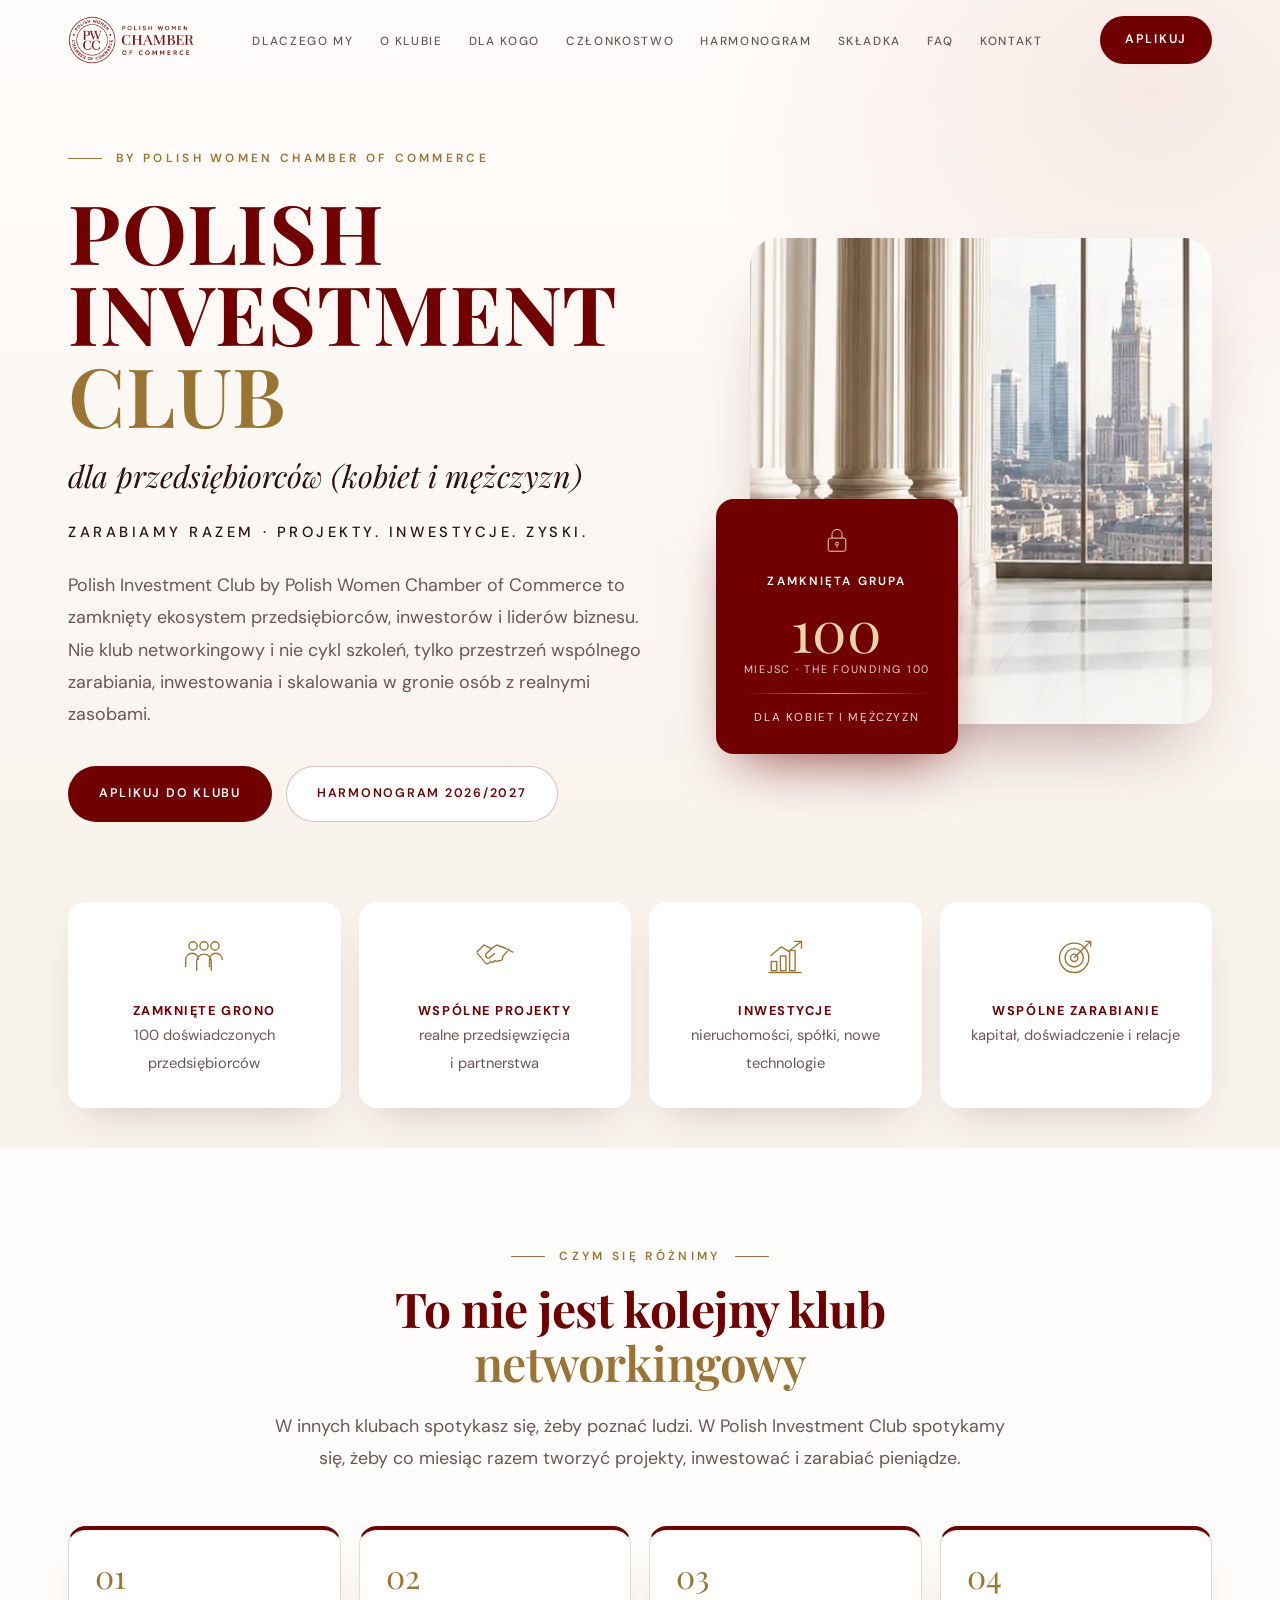
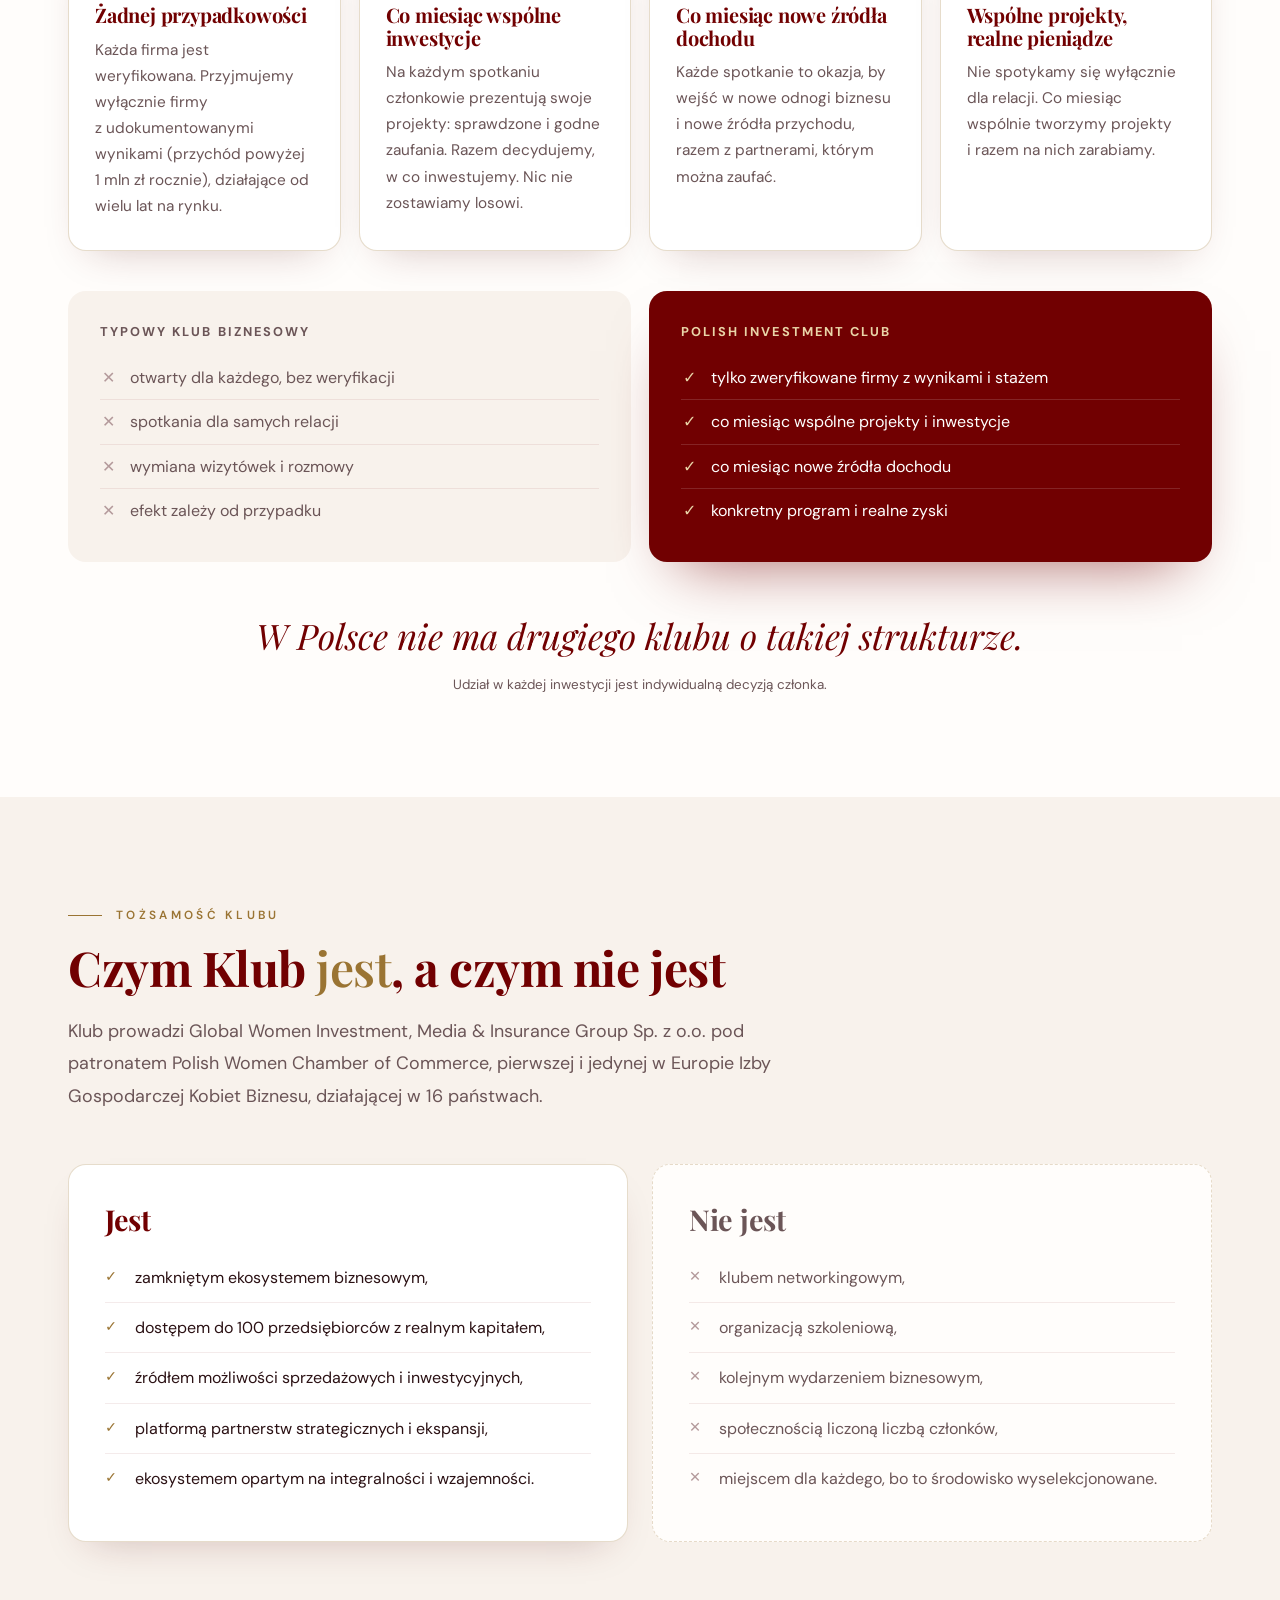
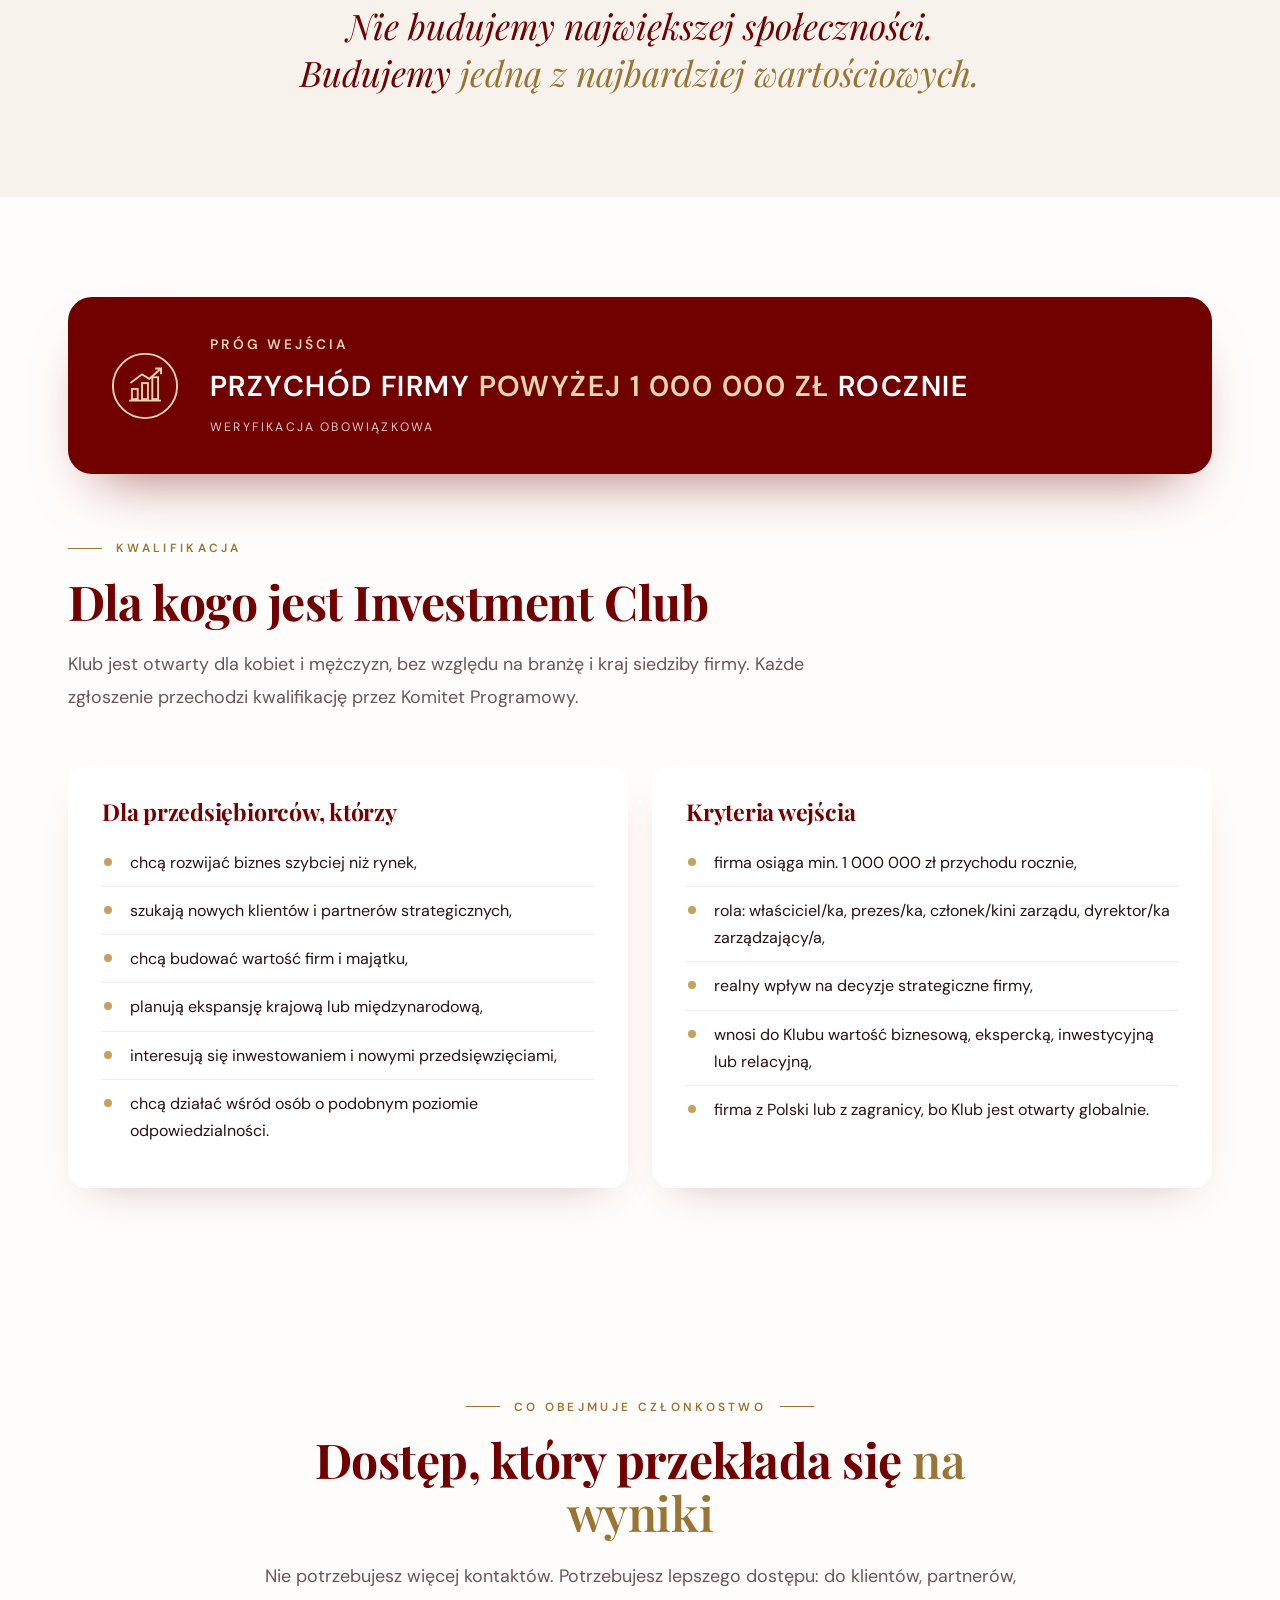
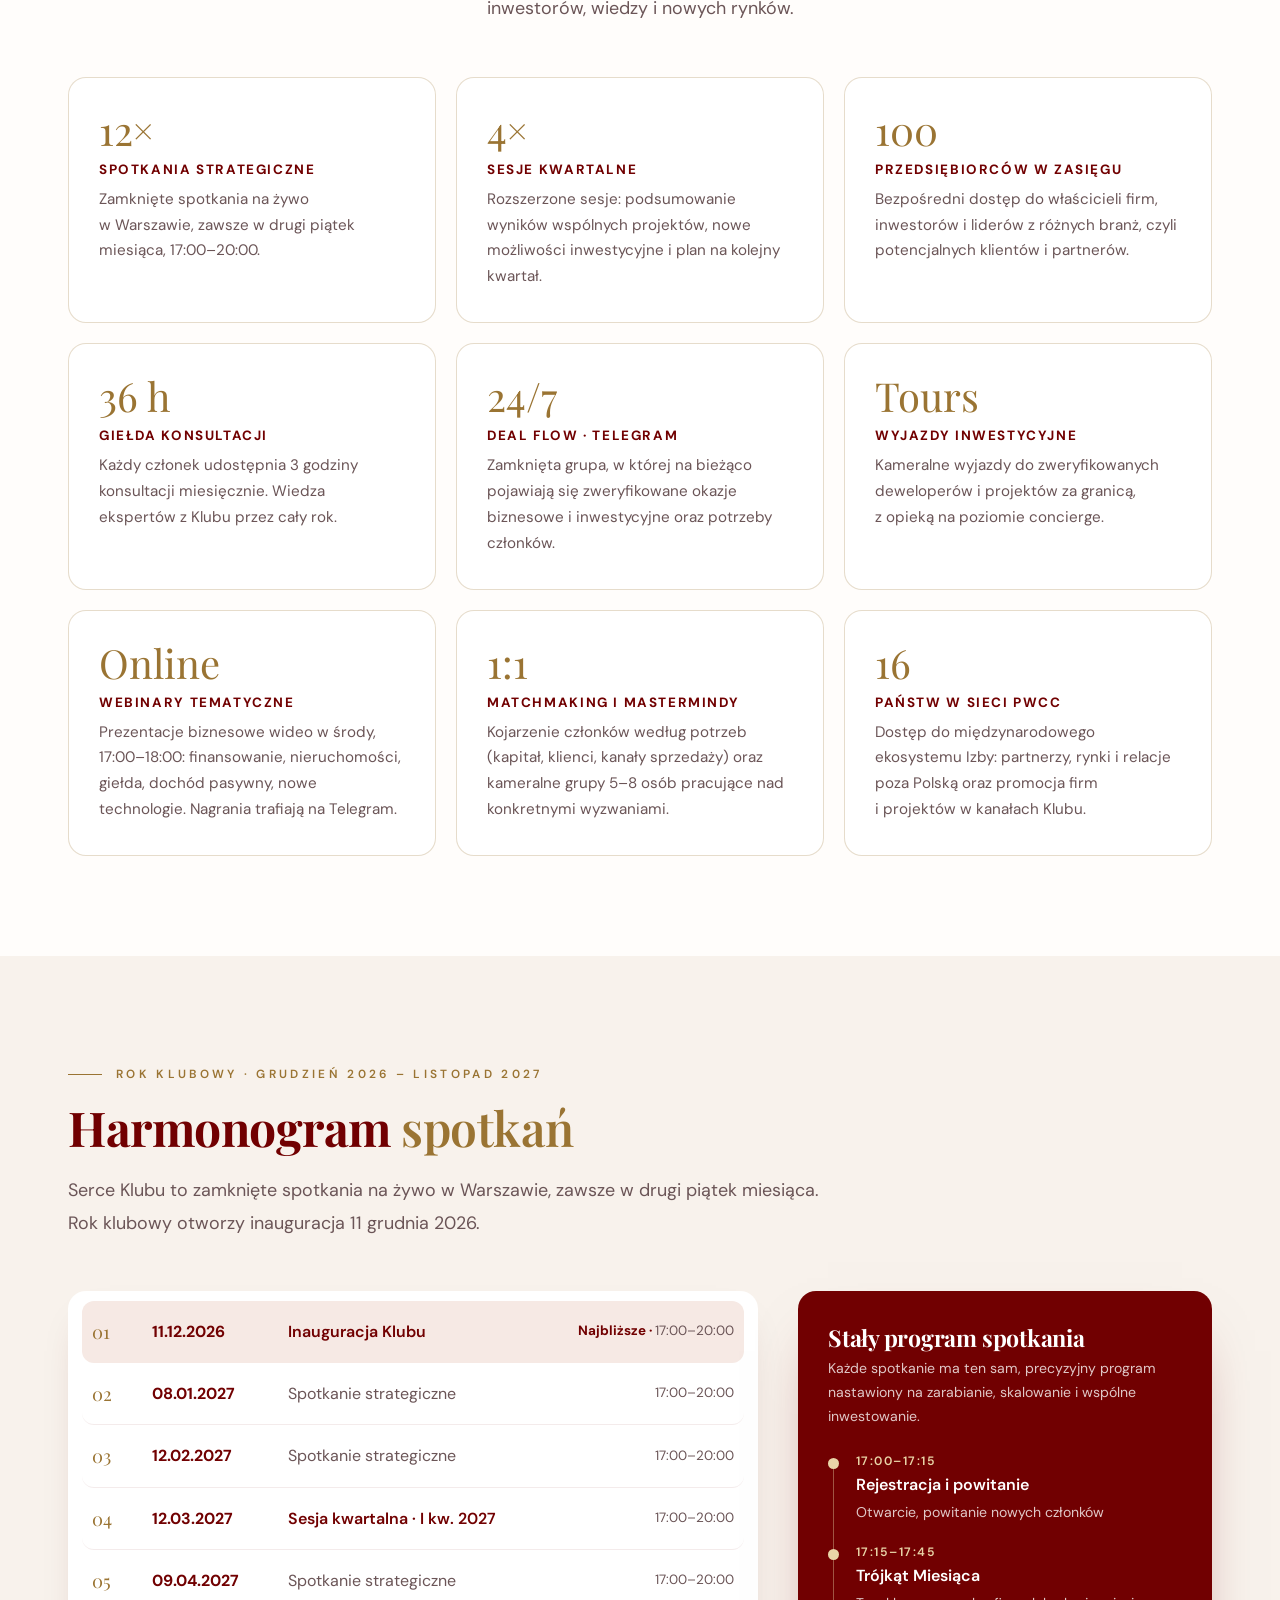
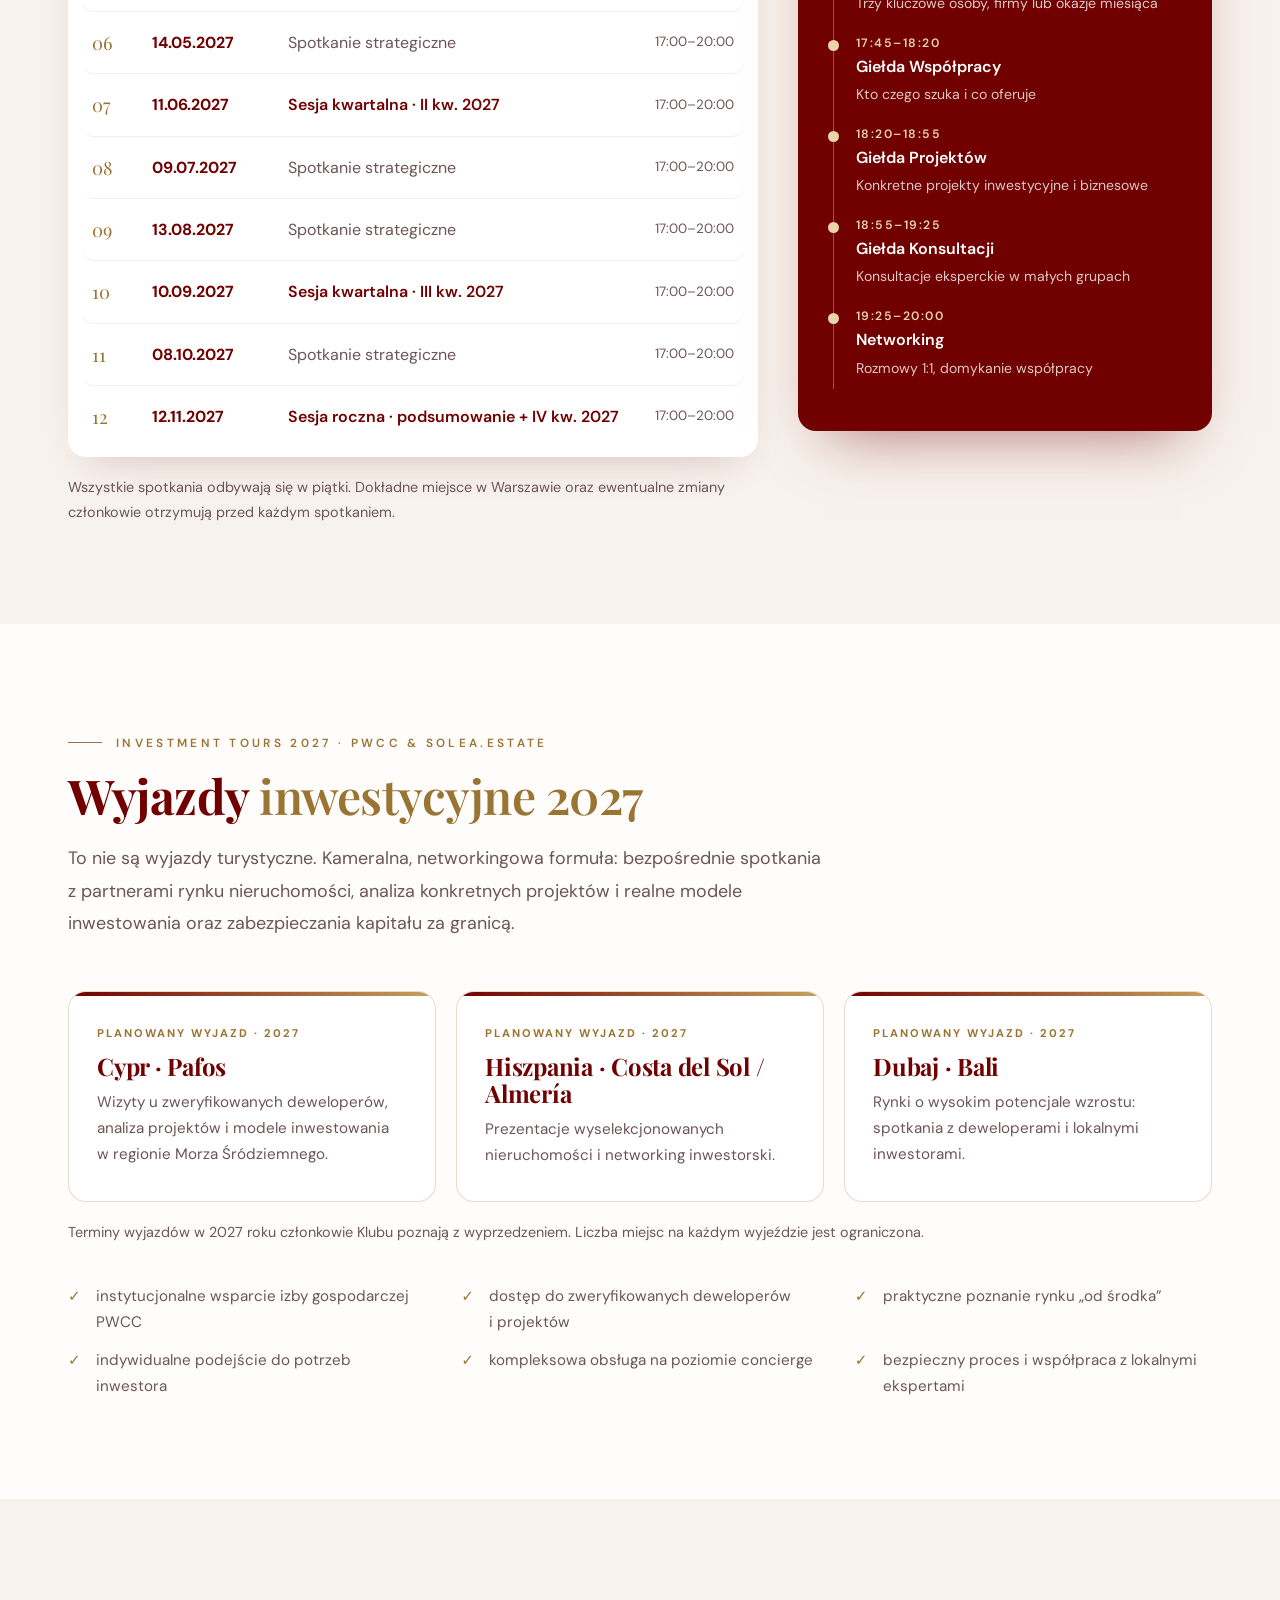
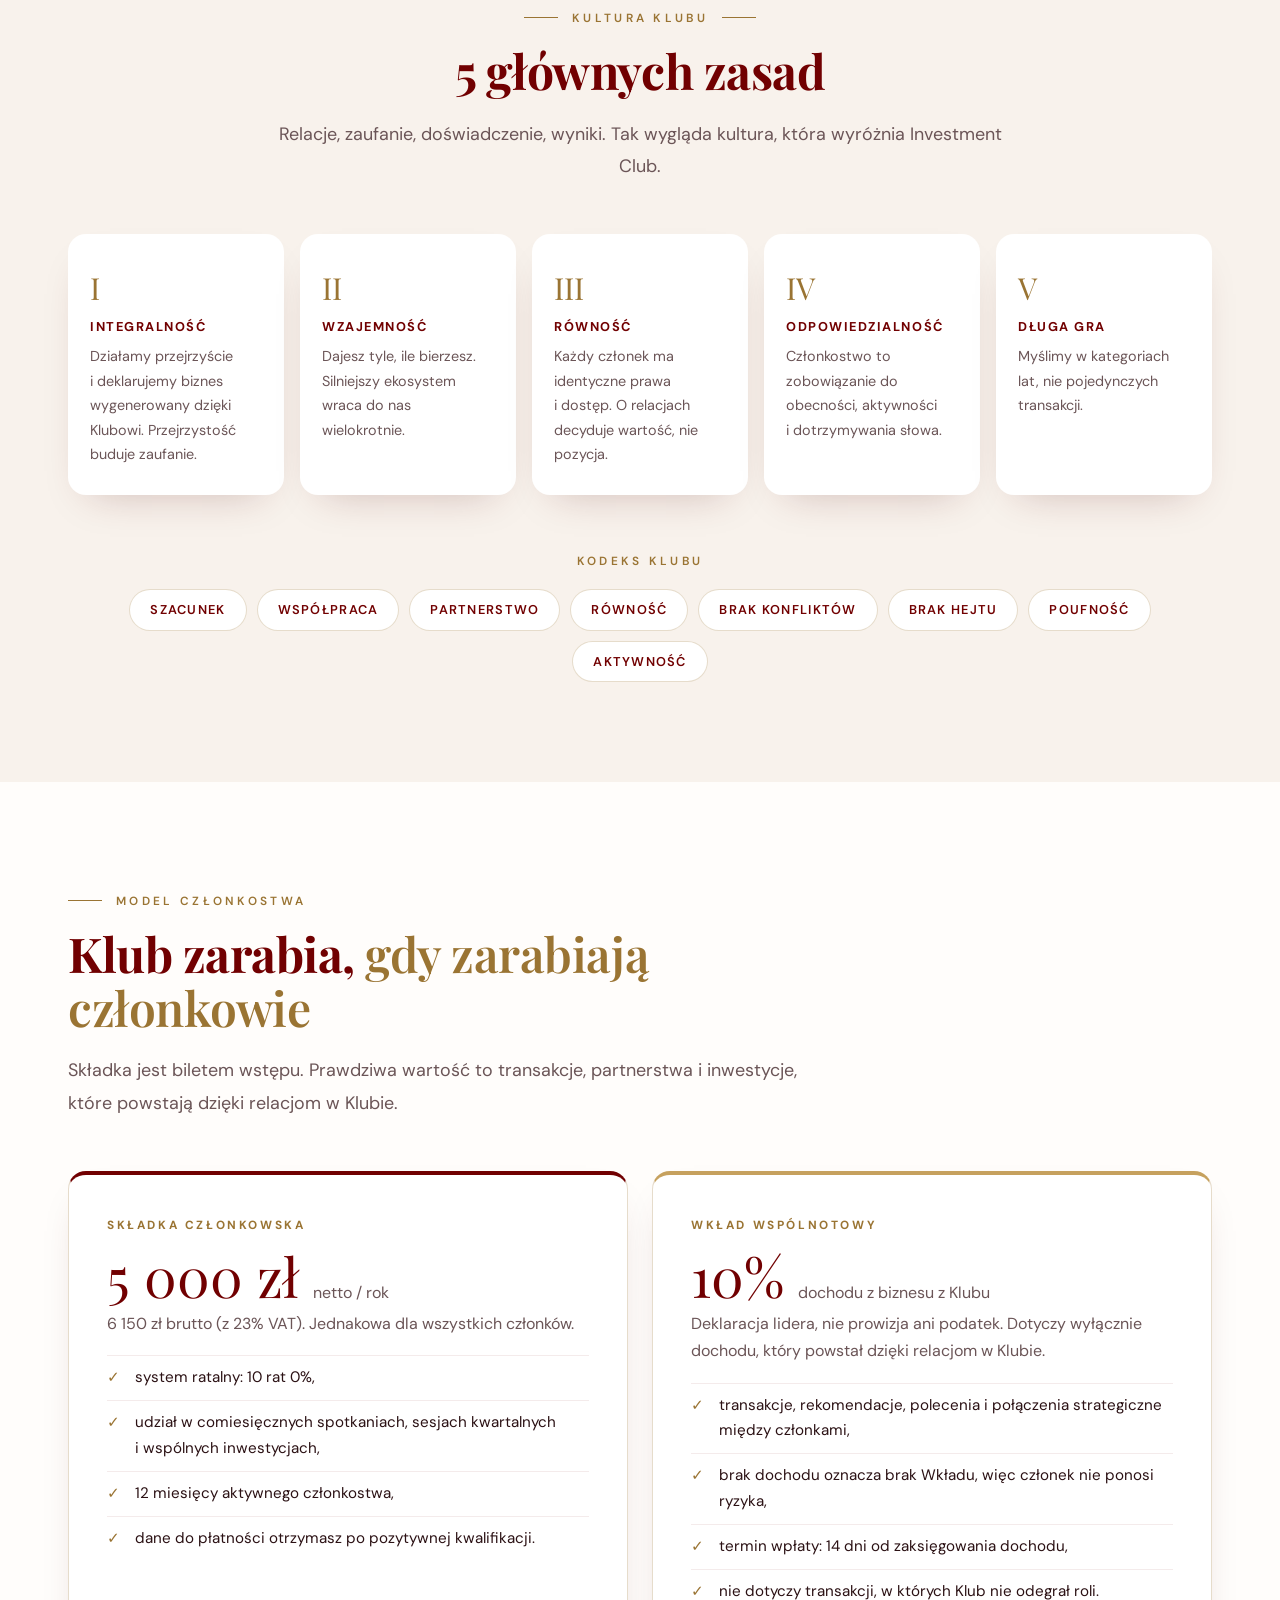
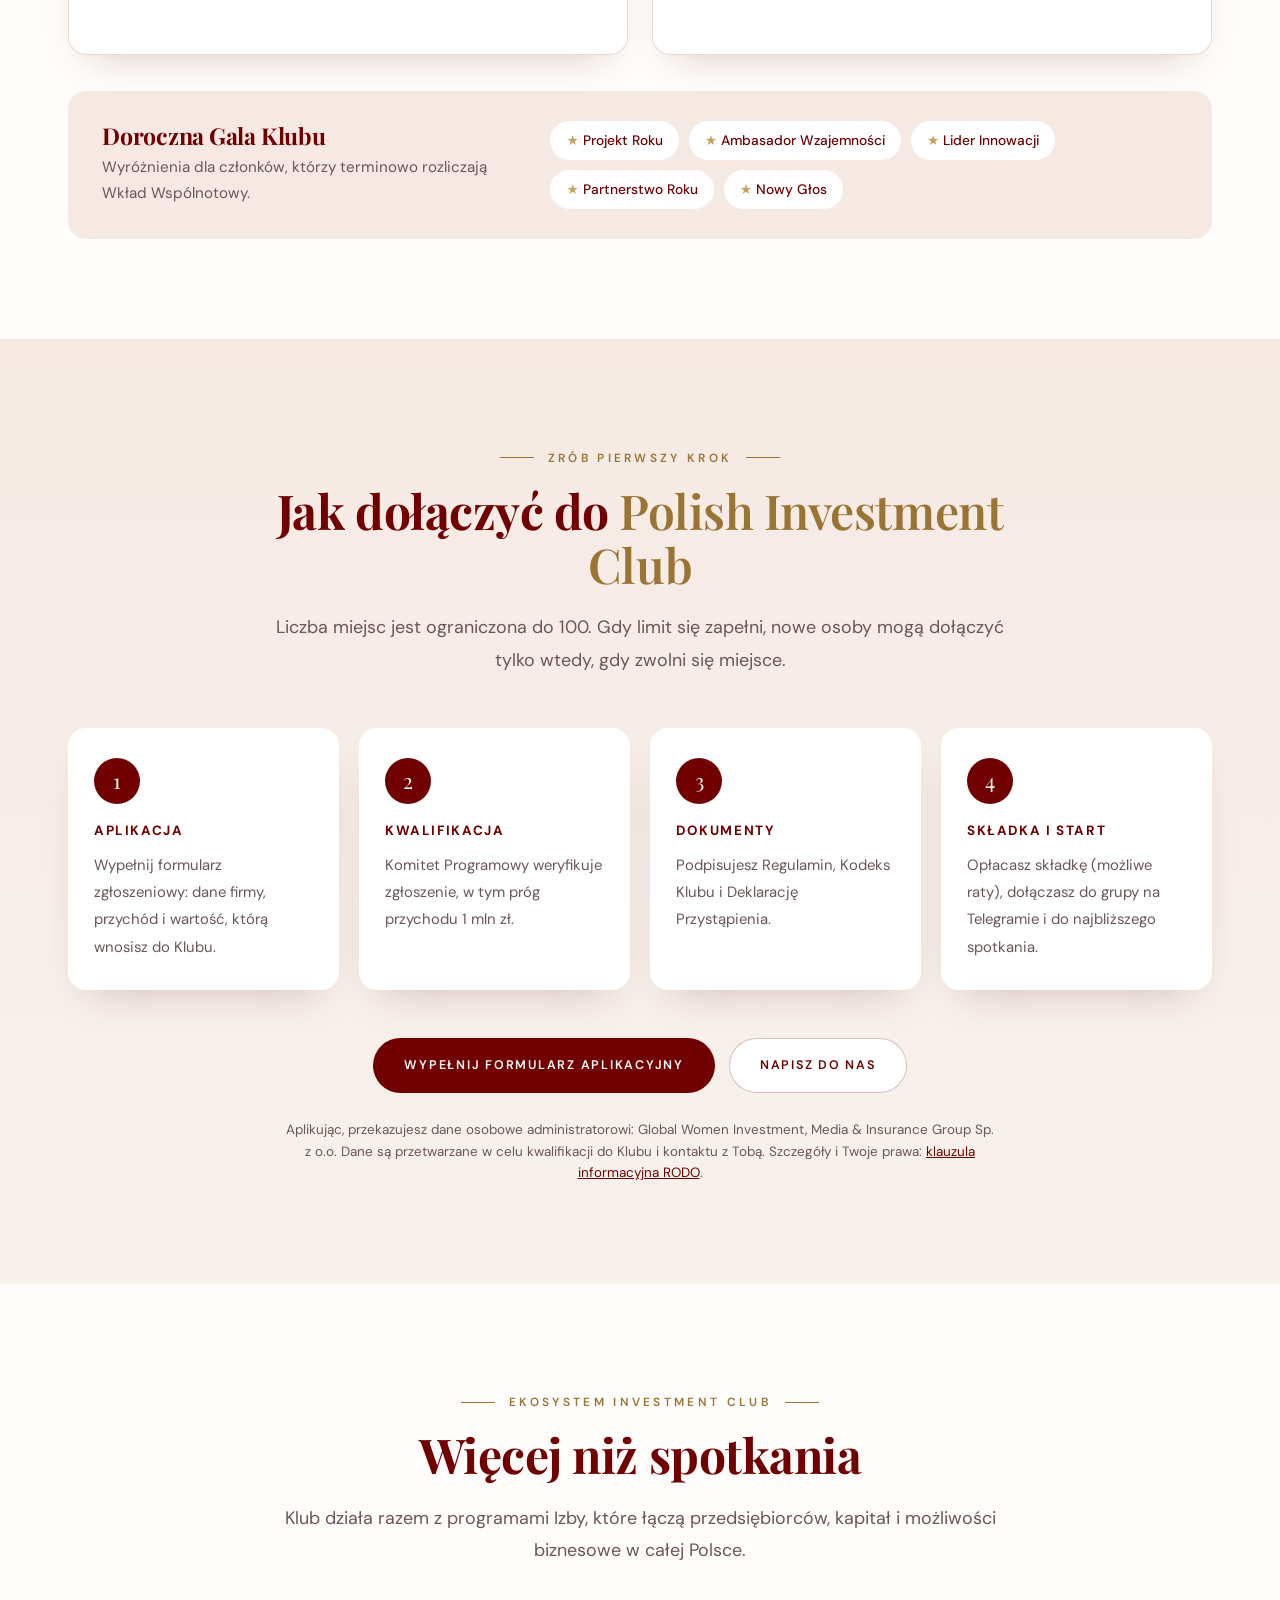
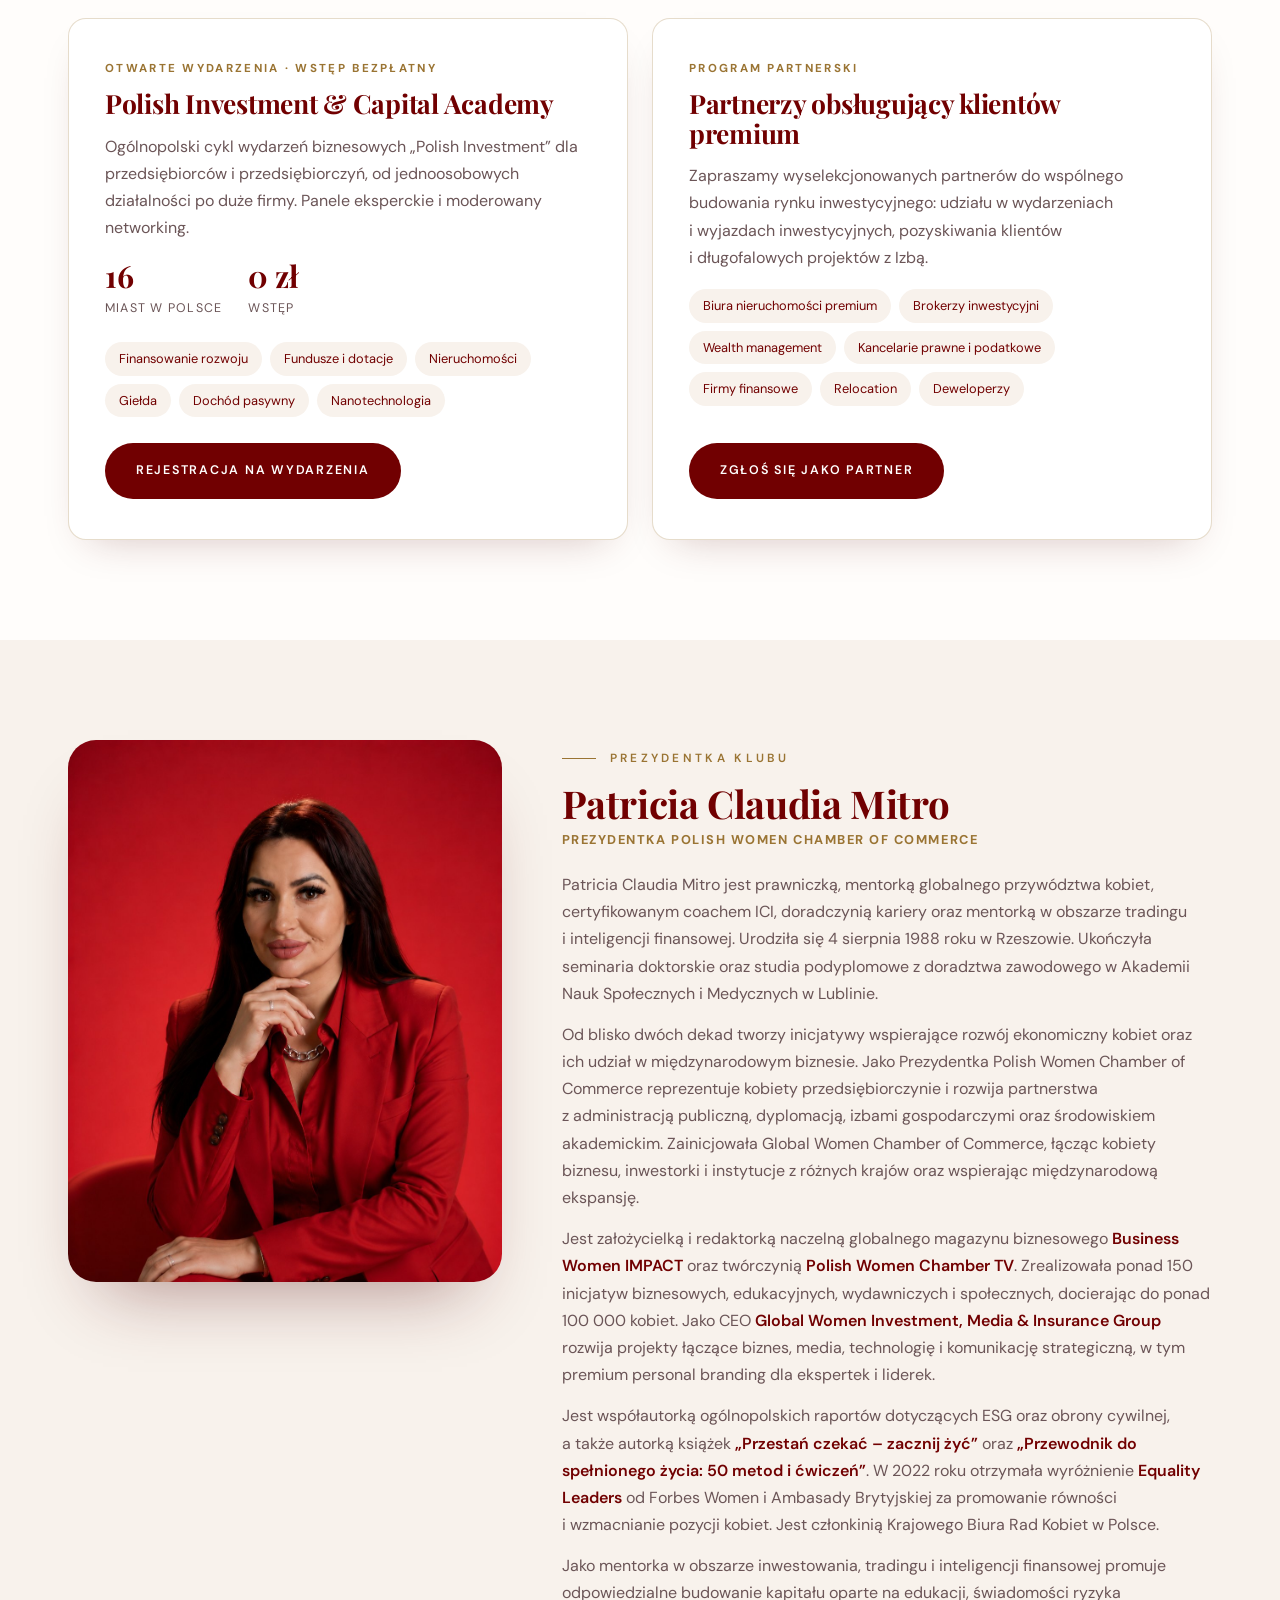
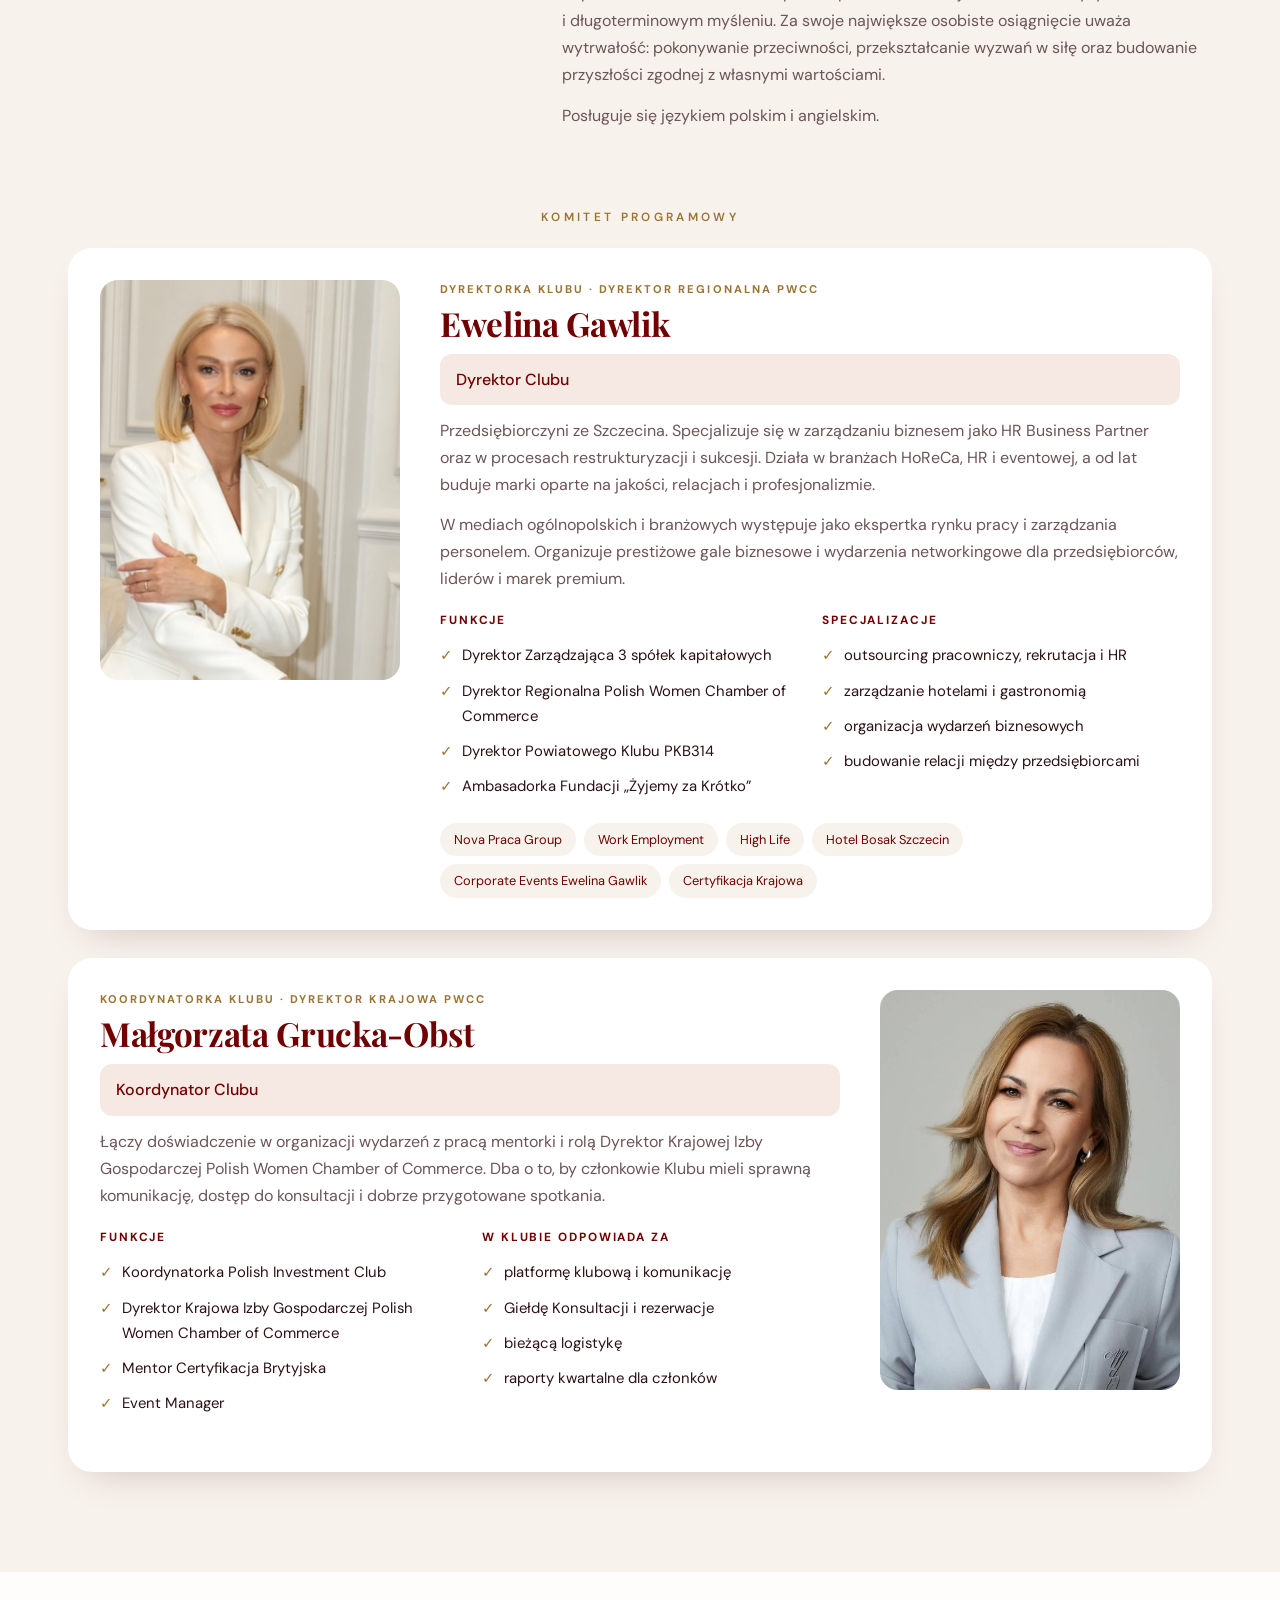
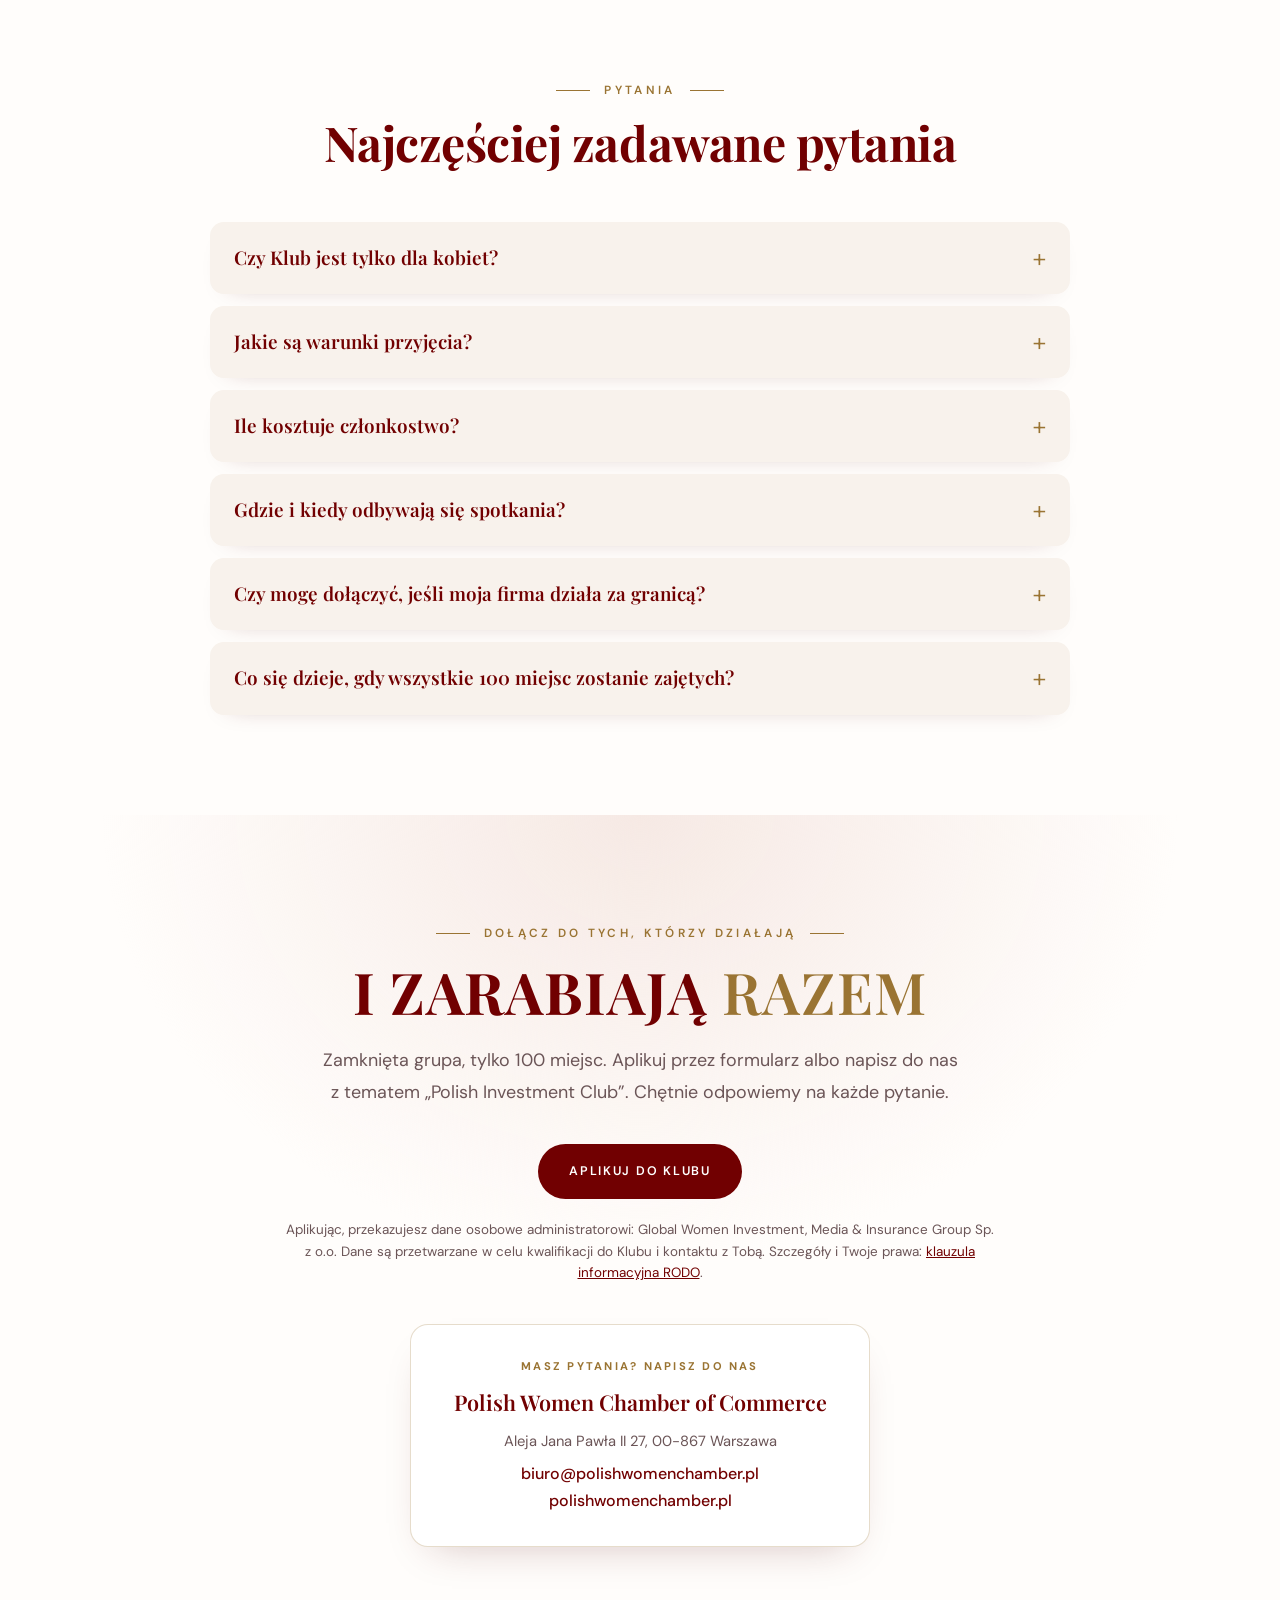
<file: investment-club/index.html>
<!DOCTYPE html>
<html lang="pl">
<head>
<meta charset="UTF-8">
<meta name="viewport" content="width=device-width, initial-scale=1">
<title>Polish Investment Club · dla przedsiębiorców (kobiet i mężczyzn) · PWCC</title>
<meta name="description" content="Polish Investment Club by Polish Women Chamber of Commerce — zamknięty ekosystem 100 przedsiębiorców, inwestorów i liderów biznesu. Dla kobiet i mężczyzn, dla firm z przychodem powyżej 1 000 000 zł rocznie. Wspólne projekty, inwestycje i zyski.">
<meta property="og:title" content="Polish Investment Club · dla przedsiębiorców (kobiet i mężczyzn)">
<meta property="og:description" content="Zamknięta grupa 100 przedsiębiorców. Wspólne projekty, inwestycje i zyski. Dla kobiet i mężczyzn, dla firm z przychodem powyżej 1 000 000 zł rocznie.">
<meta property="og:url" content="https://kongresgospodarczypwcc.pl/investment-club/">
<meta property="og:type" content="website">
<meta property="og:image" content="https://kongresgospodarczypwcc.pl/investment-club/img/og-investment-club.jpg">
<link rel="canonical" href="https://kongresgospodarczypwcc.pl/investment-club/">
<meta name="theme-color" content="#FCF9F6">
<link rel="icon" href="../assets/pwcc-emblem.png">
<link rel="stylesheet" href="fonts/fonts.css">
<style>
/* =========================================================
   PALETA — jasna wersja: krem, bordo PWCC i złoto
   ========================================================= */
:root{
  --bordo:#710001;
  --bordo-2:#8A0E12;
  --gold:#C6A15E;
  --gold-light:#E9D5A8;
  --gold-deep:#9A7433;     /* złoto do tekstu na jasnym tle */
  --paper:#FFFDFB;
  --cream:#F8F2EC;
  --blush:#F6E9E4;         /* ciepły róż do akcentów */
  --text:#2B1114;
  --muted:#6B5557;
  --line:rgba(154,116,51,.25);
  --soft:rgba(113,0,1,.08);
  --shadow:0 18px 40px -22px rgba(90,20,20,.28);
  --radius:18px;
  --serif:'Playfair Display', Didot, Georgia, serif;
  --sans:'DM Sans', system-ui, -apple-system, 'Segoe UI', sans-serif;
  --max:1200px;
}
*{box-sizing:border-box;margin:0;padding:0}
html{scroll-behavior:smooth}
body{font-family:var(--sans);color:var(--text);background:var(--paper);line-height:1.7;-webkit-font-smoothing:antialiased;overflow-x:hidden}
img{max-width:100%;display:block}
a{color:inherit;text-decoration:none}
.wrap{max-width:var(--max);margin:0 auto;padding:0 28px}
section{position:relative;padding:100px 0}
.eyebrow{font-size:.74rem;letter-spacing:.28em;text-transform:uppercase;color:var(--gold-deep);font-weight:600;display:inline-flex;align-items:center;gap:14px}
.eyebrow::before{content:"";width:34px;height:1px;background:currentColor}
.eyebrow.center::after{content:"";width:34px;height:1px;background:currentColor}
h1,h2,h3{font-family:var(--serif);font-weight:700;line-height:1.12;letter-spacing:-.01em;color:var(--bordo)}
h2{font-size:clamp(2rem,4vw,3rem);margin:16px 0 20px}
h2 em,h1 em{font-style:normal;color:var(--gold-deep);font-weight:600}
.lead{font-weight:400;font-size:clamp(1.05rem,1.4vw,1.16rem);line-height:1.8;color:var(--muted)}
.center{text-align:center}
.head{max-width:760px;margin-bottom:52px}
.head.center{margin-left:auto;margin-right:auto}
.btn{display:inline-flex;align-items:center;justify-content:center;gap:12px;padding:16px 30px;border-radius:999px;font-size:.78rem;letter-spacing:.14em;text-transform:uppercase;font-weight:600;border:1px solid transparent;transition:all .25s ease;cursor:pointer}
.btn-gold{background:var(--bordo);color:#fff}
.btn-gold:hover{background:var(--bordo-2);transform:translateY(-2px);box-shadow:0 14px 30px -12px rgba(113,0,1,.55)}
.btn-ghost{color:var(--bordo);background:#fff;border-color:rgba(113,0,1,.25)}
.btn-ghost:hover{border-color:var(--bordo);transform:translateY(-2px)}
.btn-dark{background:var(--bordo);color:#fff}
.btn-dark:hover{background:var(--bordo-2);transform:translateY(-2px)}
.gold-rule{height:1px;background:linear-gradient(90deg,transparent,var(--gold),transparent);border:0}

/* ---------- NAV ---------- */
header.nav{position:fixed;inset:0 0 auto 0;z-index:50;padding:16px 0;transition:background .3s,padding .3s,box-shadow .3s}
header.nav.scrolled{background:rgba(255,253,251,.95);backdrop-filter:blur(10px);padding:10px 0;box-shadow:0 1px 0 var(--line),0 10px 30px -20px rgba(90,20,20,.25)}
.nav .wrap{display:flex;align-items:center;justify-content:space-between;gap:24px}
.nav .logo img{height:48px;width:auto}
.nav ul{display:flex;gap:26px;list-style:none}
.nav ul a{font-size:.74rem;letter-spacing:.14em;text-transform:uppercase;font-weight:500;color:var(--muted);transition:color .2s}
.nav ul a:hover{color:var(--bordo)}
.nav .btn{padding:12px 24px}
.burger{display:none;background:#fff;border:1px solid var(--line);color:var(--bordo);width:44px;height:44px;border-radius:12px;cursor:pointer;font-size:1.2rem}
@media (max-width:1020px){
  .nav ul{display:none;position:absolute;top:100%;left:0;right:0;flex-direction:column;gap:0;background:var(--paper);border-top:1px solid var(--line);padding:10px 28px 20px;box-shadow:0 20px 30px -20px rgba(90,20,20,.3)}
  .nav ul.open{display:flex}
  .nav ul a{display:block;padding:14px 0;border-bottom:1px solid var(--soft)}
  .burger{display:block}
  .nav .btn{display:none}
}

/* ---------- HERO ---------- */
.hero{min-height:100vh;display:flex;align-items:center;padding:140px 0 80px;background:
  radial-gradient(ellipse 50% 60% at 90% 10%,var(--blush),transparent 70%),
  linear-gradient(180deg,var(--paper),var(--cream));overflow:hidden}
.hero .wrap{position:relative;display:grid;grid-template-columns:1.15fr .85fr;gap:56px;align-items:center;width:100%}
.hero h1{font-size:clamp(2.7rem,6.4vw,5.6rem);line-height:1;letter-spacing:.01em;text-transform:uppercase;margin:22px 0 14px;color:var(--bordo)}
.hero .for{font-family:var(--serif);font-style:italic;font-size:clamp(1.3rem,2.4vw,1.9rem);color:var(--text);margin-bottom:18px}
.hero h1 em{display:block;color:var(--gold-deep)}
.hero .tag{font-size:clamp(.78rem,1.2vw,.92rem);letter-spacing:.24em;text-transform:uppercase;color:var(--text);font-weight:500;margin-bottom:24px}
.hero .lead{max-width:580px;margin-bottom:36px}
.hero .ctas{display:flex;gap:14px;flex-wrap:wrap}
.hero-visual{position:relative}
.hero-visual img{width:100%;aspect-ratio:1/1.05;object-fit:cover;object-position:right center;border-radius:28px;box-shadow:0 40px 70px -35px rgba(90,20,20,.45)}
.seats{position:absolute;left:-34px;bottom:-30px;background:var(--bordo);color:#fff;border-radius:var(--radius);padding:26px 28px;text-align:center;min-width:210px;box-shadow:0 24px 50px -20px rgba(113,0,1,.6)}
.seats svg{width:30px;height:30px;margin:0 auto 8px;color:var(--gold-light)}
.seats .t{letter-spacing:.18em;text-transform:uppercase;font-weight:600;font-size:.74rem}
.seats .n{font-family:var(--serif);font-size:3.6rem;line-height:1;color:var(--gold-light);margin:10px 0 2px}
.seats .s{letter-spacing:.16em;text-transform:uppercase;font-size:.68rem;color:rgba(255,255,255,.8)}
.seats hr{margin:14px 0}
.seats .who{font-size:.72rem;letter-spacing:.14em;text-transform:uppercase;color:rgba(255,255,255,.85)}
@media (max-width:900px){.hero .wrap{grid-template-columns:1fr;gap:50px}.hero-visual{max-width:520px}.seats{left:auto;right:16px;bottom:-24px}}

/* ---------- FILARY ---------- */
.strip{padding:0 0 40px;background:var(--cream)}
.strip .wrap{display:grid;grid-template-columns:repeat(4,1fr);gap:18px}
.strip .it{padding:32px 22px;text-align:center;background:#fff;border-radius:var(--radius);box-shadow:var(--shadow)}
.strip svg{width:44px;height:44px;color:var(--gold-deep);margin:0 auto 14px}
.strip .it b{display:block;font-size:.8rem;letter-spacing:.12em;text-transform:uppercase;font-weight:700;color:var(--bordo)}
.strip .it span{font-size:.92rem;color:var(--muted)}
@media (max-width:820px){.strip .wrap{grid-template-columns:1fr 1fr}}

/* ---------- CZYM SIĘ RÓŻNIMY ---------- */
.diff{background:var(--paper);padding-top:90px}
.diff-grid{display:grid;grid-template-columns:repeat(4,1fr);gap:18px}
.dcard{background:#fff;border:1px solid var(--line);border-radius:var(--radius);padding:30px 26px;box-shadow:var(--shadow);border-top:4px solid var(--bordo)}
.dcard .dn{font-family:var(--serif);font-size:2rem;color:var(--gold-deep);line-height:1;margin-bottom:12px}
.dcard h3{font-size:1.25rem;margin-bottom:10px}
.dcard p{color:var(--muted);font-size:.96rem}
.compare{display:grid;grid-template-columns:1fr 1fr;gap:18px;margin-top:40px}
.cmp{border-radius:var(--radius);padding:30px 32px}
.cmp .ch{font-size:.8rem;letter-spacing:.16em;text-transform:uppercase;font-weight:700;margin-bottom:14px}
.cmp ul{list-style:none}
.cmp li{padding:8px 0 8px 30px;position:relative;border-top:1px solid rgba(113,0,1,.08)}
.cmp li:first-child{border-top:0}
.cmp.other{background:var(--cream);color:var(--muted)}
.cmp.other li::before{content:"✕";position:absolute;left:2px;color:#B49A9B}
.cmp.ours{background:var(--bordo);color:#fff;box-shadow:0 30px 60px -30px rgba(113,0,1,.6)}
.cmp.ours .ch{color:var(--gold-light)}
.cmp.ours li{border-top-color:rgba(255,255,255,.14)}
.cmp.ours li::before{content:"✓";position:absolute;left:2px;color:var(--gold-light);font-weight:700}
.unique{margin-top:44px;text-align:center;font-family:var(--serif);font-size:clamp(1.5rem,3vw,2.2rem);color:var(--bordo);font-style:italic}
.fine{text-align:center;font-size:.84rem;color:var(--muted);margin-top:8px}
@media (max-width:1000px){.diff-grid{grid-template-columns:1fr 1fr}}
@media (max-width:620px){.diff-grid,.compare{grid-template-columns:1fr}}

/* ---------- O KLUBIE ---------- */
.about{background:var(--cream)}
.isnot{display:grid;grid-template-columns:1fr 1fr;gap:24px}
.isnot .col{border-radius:var(--radius);padding:38px 36px;background:#fff;box-shadow:var(--shadow);border:1px solid var(--line)}
.isnot .col.no{background:var(--paper);box-shadow:none;border:1px dashed var(--line)}
.isnot h3{font-size:1.8rem;margin-bottom:18px}
.isnot .no h3{color:var(--muted)}
.isnot ul{list-style:none}
.isnot li{padding:11px 0 11px 30px;border-bottom:1px solid var(--soft);position:relative}
.isnot li:last-child{border-bottom:0}
.isnot li::before{content:"✓";position:absolute;left:0;top:11px;font-size:.9rem;color:var(--gold-deep);font-weight:700}
.isnot .no li{color:var(--muted)}
.isnot .no li::before{content:"✕";color:#B49A9B;font-weight:400}
.motto{margin-top:60px;text-align:center;font-family:var(--serif);font-size:clamp(1.45rem,3vw,2.2rem);line-height:1.35;font-style:italic;color:var(--bordo)}
.motto em{color:var(--gold-deep);font-style:italic}
@media (max-width:820px){.isnot{grid-template-columns:1fr}}

/* ---------- PRÓG WEJŚCIA ---------- */
.entry{background:var(--paper)}
.threshold{display:flex;align-items:center;gap:30px;background:var(--bordo);color:#fff;padding:36px 42px;margin-bottom:56px;border-radius:24px;box-shadow:0 30px 60px -30px rgba(113,0,1,.6)}
.threshold svg{flex:0 0 70px;width:70px;height:70px;color:var(--gold-light)}
.threshold .k{letter-spacing:.22em;text-transform:uppercase;font-weight:600;font-size:.86rem;color:var(--gold-light)}
.threshold .v{font-size:clamp(1.15rem,2.5vw,1.8rem);font-weight:600;letter-spacing:.05em;text-transform:uppercase;margin:6px 0}
.threshold .v span{color:var(--gold-light)}
.threshold .s{letter-spacing:.18em;text-transform:uppercase;font-size:.76rem;color:rgba(255,255,255,.78)}
.crit{display:grid;grid-template-columns:1fr 1fr;gap:24px}
.crit>div{background:#fff;border-radius:var(--radius);padding:34px 34px;box-shadow:var(--shadow)}
.crit h3{font-size:1.45rem;margin-bottom:14px}
.crit ul{list-style:none}
.crit li{padding:10px 0 10px 28px;position:relative;border-bottom:1px solid var(--soft)}
.crit li:last-child{border-bottom:0}
.crit li::before{content:"";position:absolute;left:2px;top:19px;width:8px;height:8px;border-radius:50%;background:var(--gold)}
@media (max-width:820px){.crit{grid-template-columns:1fr}.threshold{flex-direction:column;text-align:center;padding:34px 24px}}

/* ---------- KORZYŚCI ---------- */
.benefits{background:var(--paper)}
.grid3{display:grid;grid-template-columns:repeat(3,1fr);gap:20px}
.card{background:#fff;border:1px solid var(--line);border-radius:var(--radius);padding:32px 30px;transition:transform .25s,box-shadow .25s}
.card:hover{transform:translateY(-4px);box-shadow:var(--shadow)}
.card .big{font-family:var(--serif);font-size:2.5rem;line-height:1;color:var(--gold-deep);margin-bottom:12px}
.card h3{font-family:var(--sans);font-size:.84rem;letter-spacing:.12em;text-transform:uppercase;font-weight:700;margin-bottom:10px;color:var(--bordo)}
.card p{font-size:.95rem;color:var(--muted)}
@media (max-width:980px){.grid3{grid-template-columns:1fr 1fr}}
@media (max-width:620px){.grid3{grid-template-columns:1fr}}

/* ---------- HARMONOGRAM ---------- */
.schedule{background:var(--cream)}
.sched-grid{display:grid;grid-template-columns:1.25fr .75fr;gap:40px;align-items:start}
.meet{list-style:none;background:#fff;border-radius:var(--radius);box-shadow:var(--shadow);padding:10px 14px;overflow:hidden}
.meet li{display:grid;grid-template-columns:44px 120px 1fr auto;gap:16px;align-items:center;padding:15px 10px;border-bottom:1px solid var(--soft);border-radius:12px}
.meet li:last-child{border-bottom:0}
.meet .no{font-family:var(--serif);color:var(--gold-deep);font-size:1.15rem}
.meet time{font-weight:700;color:var(--bordo)}
.meet .what{color:var(--muted)}
.meet .hrs{font-size:.84rem;color:var(--muted);white-space:nowrap}
.meet li.key .what{color:var(--bordo);font-weight:600}
.meet li.past{opacity:.45}
.meet li.past .hrs::after{content:" · odbyło się"}
.meet li.next{background:var(--blush);border-bottom-color:transparent}
.meet li.next .hrs::before{content:"Najbliższe · ";color:var(--bordo);font-weight:700}
.note{font-size:.9rem;color:var(--muted);margin-top:18px}
.agenda{background:var(--bordo);color:#fff;border-radius:var(--radius);padding:34px 30px;box-shadow:0 30px 60px -30px rgba(113,0,1,.55)}
.agenda h3{font-size:1.45rem;margin-bottom:6px;color:#fff}
.agenda .sub{font-size:.88rem;color:rgba(255,255,255,.78);margin-bottom:22px}
.agenda ol{list-style:none;position:relative}
.agenda ol::before{content:"";position:absolute;left:5px;top:8px;bottom:8px;width:1px;background:rgba(233,213,168,.4)}
.agenda li{position:relative;padding:0 0 16px 28px}
.agenda li::before{content:"";position:absolute;left:0;top:7px;width:11px;height:11px;border-radius:50%;background:var(--gold-light)}
.agenda time{display:block;font-size:.76rem;letter-spacing:.12em;color:var(--gold-light);font-weight:600}
.agenda b{display:block;font-weight:600}
.agenda span{font-size:.88rem;color:rgba(255,255,255,.78)}
@media (max-width:980px){.sched-grid{grid-template-columns:1fr}}
@media (max-width:620px){.meet li{grid-template-columns:34px 1fr;gap:2px 12px}.meet .what,.meet .hrs{grid-column:2}}

/* ---------- WYJAZDY ---------- */
.tours{background:var(--paper)}
.tour-grid{display:grid;grid-template-columns:repeat(3,1fr);gap:20px}
.tour{background:#fff;border:1px solid var(--line);border-radius:var(--radius);padding:32px 28px;position:relative;overflow:hidden}
.tour::before{content:"";position:absolute;inset:0 0 auto 0;height:4px;background:linear-gradient(90deg,var(--bordo),var(--gold))}
.tour .st{font-size:.7rem;letter-spacing:.18em;text-transform:uppercase;color:var(--gold-deep);font-weight:700}
.tour h3{font-size:1.5rem;margin:10px 0 10px}
.tour p{font-size:.95rem;color:var(--muted)}
.adv{margin-top:40px;display:grid;grid-template-columns:repeat(3,1fr);gap:12px 36px;list-style:none}
.adv li{padding-left:28px;position:relative;color:var(--muted);font-size:.95rem}
.adv li::before{content:"✓";position:absolute;left:0;color:var(--gold-deep);font-weight:700}
@media (max-width:900px){.tour-grid,.adv{grid-template-columns:1fr}}

/* ---------- ZASADY ---------- */
.rules{background:var(--cream)}
.five{display:grid;grid-template-columns:repeat(5,1fr);gap:16px}
.five>div{padding:28px 22px;background:#fff;border-radius:var(--radius);box-shadow:var(--shadow)}
.five .r{font-family:var(--serif);font-size:1.9rem;color:var(--gold-deep)}
.five h3{font-family:var(--sans);font-size:.8rem;letter-spacing:.12em;text-transform:uppercase;margin:6px 0 10px}
.five p{font-size:.9rem;color:var(--muted)}
.code{margin-top:56px;text-align:center}
.code .lbl{font-size:.74rem;letter-spacing:.28em;text-transform:uppercase;color:var(--gold-deep);font-weight:600;margin-bottom:18px}
.code ul{list-style:none;display:flex;flex-wrap:wrap;justify-content:center;gap:10px}
.code li{background:#fff;border:1px solid var(--line);border-radius:999px;padding:9px 20px;font-size:.8rem;letter-spacing:.1em;text-transform:uppercase;color:var(--bordo);font-weight:600}
@media (max-width:980px){.five{grid-template-columns:1fr 1fr}}
@media (max-width:560px){.five{grid-template-columns:1fr}}

/* ---------- MODEL ---------- */
.model{background:var(--paper)}
.price-grid{display:grid;grid-template-columns:1fr 1fr;gap:24px}
.price{background:#fff;border:1px solid var(--line);border-radius:var(--radius);padding:40px 38px;box-shadow:var(--shadow)}
.price:first-child{border-top:4px solid var(--bordo)}
.price:last-child{border-top:4px solid var(--gold)}
.price .k{font-size:.74rem;letter-spacing:.22em;text-transform:uppercase;color:var(--gold-deep);font-weight:700}
.price .v{font-family:var(--serif);font-size:clamp(2.5rem,5vw,3.4rem);line-height:1.05;margin:12px 0 6px;color:var(--bordo)}
.price .v small{font-family:var(--sans);font-size:1rem;color:var(--muted);font-weight:400}
.price .d{color:var(--muted);margin-bottom:18px}
.price ul{list-style:none}
.price li{padding:9px 0 9px 28px;position:relative;font-size:.95rem;border-top:1px solid var(--soft)}
.price li::before{content:"✓";position:absolute;left:0;top:9px;color:var(--gold-deep);font-weight:700}
.awards{margin-top:36px;background:var(--blush);border-radius:var(--radius);padding:30px 34px;display:grid;grid-template-columns:.8fr 1.2fr;gap:30px;align-items:center}
.awards h3{font-size:1.45rem}
.awards p{color:var(--muted);font-size:.95rem;margin-top:6px}
.awards ul{list-style:none;display:flex;flex-wrap:wrap;gap:10px}
.awards li{background:#fff;border-radius:999px;padding:8px 16px;font-size:.86rem;color:var(--bordo);font-weight:500}
.awards li::before{content:"★ ";color:var(--gold)}
@media (max-width:820px){.price-grid,.awards{grid-template-columns:1fr}}

/* ---------- JAK DOŁĄCZYĆ ---------- */
.join{background:linear-gradient(180deg,var(--blush),var(--cream))}
.steps{display:grid;grid-template-columns:repeat(4,1fr);gap:20px;counter-reset:s;list-style:none}
.steps li{counter-increment:s;background:#fff;border-radius:var(--radius);padding:30px 26px;box-shadow:var(--shadow)}
.steps li::before{content:counter(s);display:grid;place-items:center;width:46px;height:46px;border-radius:50%;background:var(--bordo);color:#fff;font-family:var(--serif);font-size:1.3rem;margin-bottom:16px}
.steps b{display:block;font-size:.84rem;letter-spacing:.12em;text-transform:uppercase;margin-bottom:8px;color:var(--bordo)}
.steps span{font-size:.93rem;color:var(--muted)}
.join .ctas{margin-top:48px;display:flex;gap:14px;flex-wrap:wrap;justify-content:center}
@media (max-width:900px){.steps{grid-template-columns:1fr 1fr}}
@media (max-width:560px){.steps{grid-template-columns:1fr}}

/* ---------- EKOSYSTEM ---------- */
.eco{background:var(--paper)}
.eco-grid{display:grid;grid-template-columns:1fr 1fr;gap:24px}
.eco .box{background:#fff;border:1px solid var(--line);border-radius:var(--radius);padding:40px 36px;display:flex;flex-direction:column;box-shadow:var(--shadow)}
.eco .box .k{font-size:.72rem;letter-spacing:.2em;text-transform:uppercase;color:var(--gold-deep);font-weight:700}
.eco .box h3{font-size:1.65rem;margin:10px 0 14px}
.eco .box p{color:var(--muted);margin-bottom:18px}
.eco .tags{display:flex;flex-wrap:wrap;gap:8px;margin-bottom:26px}
.eco .tags span{font-size:.8rem;padding:6px 14px;background:var(--cream);color:var(--bordo);border-radius:999px}
.eco .facts{display:flex;gap:26px;flex-wrap:wrap;margin-bottom:22px}
.eco .facts b{font-family:var(--serif);font-size:1.9rem;color:var(--bordo);display:block;line-height:1.1}
.eco .facts span{font-size:.78rem;letter-spacing:.1em;text-transform:uppercase;color:var(--muted)}
.eco .box .btn{margin-top:auto;align-self:flex-start}
@media (max-width:820px){.eco-grid{grid-template-columns:1fr}}

/* ---------- ZESPÓŁ ---------- */
.team{background:var(--cream)}
.pres{display:grid;grid-template-columns:.8fr 1.2fr;gap:60px;align-items:start}
.pres .ph{position:sticky;top:100px}
.pres .ph img{width:100%;aspect-ratio:4/5;object-fit:cover;object-position:center top;border-radius:28px;box-shadow:0 40px 70px -35px rgba(90,20,20,.45)}
.pres h3{font-size:clamp(1.8rem,3vw,2.4rem);margin:14px 0 4px}
.pres .role{color:var(--gold-deep);letter-spacing:.12em;text-transform:uppercase;font-size:.8rem;font-weight:700;margin-bottom:20px}
.pres p{color:var(--muted);margin-bottom:14px}
.pres p b{color:var(--bordo);font-weight:600}
.committee{margin-top:64px}
.committee .lbl{font-size:.74rem;letter-spacing:.28em;text-transform:uppercase;color:var(--gold-deep);font-weight:600;margin-bottom:20px;text-align:center}
.profile+.profile{margin-top:28px}
.profile.rev{grid-template-columns:1fr 300px}
.profile.rev img{order:2}
.profile{display:grid;grid-template-columns:300px 1fr;gap:40px;background:#fff;border-radius:24px;padding:32px;box-shadow:var(--shadow);text-align:left}
.profile img{width:100%;aspect-ratio:3/4;object-fit:cover;object-position:center top;border-radius:18px}
.profile .r{font-size:.7rem;letter-spacing:.18em;text-transform:uppercase;color:var(--gold-deep);font-weight:700}
.profile h3{font-size:clamp(1.6rem,2.6vw,2.1rem);margin:6px 0 12px}
.profile p{color:var(--muted);margin-bottom:12px}
.profile .inclub{background:var(--blush);color:var(--bordo);border-radius:12px;padding:12px 16px;font-weight:500}
.pcols{display:grid;grid-template-columns:1fr 1fr;gap:24px;margin:18px 0}
.pcols h4{font-size:.74rem;letter-spacing:.16em;text-transform:uppercase;color:var(--bordo);margin-bottom:8px}
.pcols ul{list-style:none}
.pcols li{padding:5px 0 5px 22px;position:relative;font-size:.93rem;color:var(--text)}
.pcols li::before{content:"✓";position:absolute;left:0;color:var(--gold-deep);font-weight:700}
.profile .tags{display:flex;flex-wrap:wrap;gap:8px}
.profile .tags span{font-size:.8rem;padding:6px 14px;background:var(--cream);color:var(--bordo);border-radius:999px}
@media (max-width:860px){.profile,.profile.rev{grid-template-columns:1fr;padding:24px}.profile.rev img{order:0}.profile img{max-width:320px}.pcols{grid-template-columns:1fr}}
@media (max-width:900px){.pres{grid-template-columns:1fr;gap:36px}.pres .ph{max-width:380px;position:static}}


/* ---------- FAQ ---------- */
.faq{background:var(--paper)}
.faq-list{max-width:860px;margin:0 auto;display:grid;gap:12px}
.faq details{background:var(--cream);border-radius:14px;padding:0 24px;box-shadow:0 10px 24px -20px rgba(90,20,20,.35)}
.faq summary{list-style:none;cursor:pointer;padding:20px 40px 20px 0;font-family:var(--serif);font-size:1.18rem;color:var(--bordo);position:relative;font-weight:600}
.faq summary::-webkit-details-marker{display:none}
.faq summary::after{content:"+";position:absolute;right:0;top:15px;font-size:1.6rem;color:var(--gold-deep);font-family:var(--sans);font-weight:300;transition:transform .3s}
.faq details[open] summary::after{transform:rotate(45deg)}
.faq details p{padding:0 0 22px;color:var(--muted)}

/* ---------- KONTAKT ---------- */
.contact{background:radial-gradient(ellipse 60% 70% at 50% 0%,var(--blush),transparent 70%),var(--paper);text-align:center}
.contact h2{font-size:clamp(2.1rem,5vw,3.6rem);text-transform:uppercase;letter-spacing:.02em}
.contact .lead{max-width:640px;margin:0 auto 36px}
.contact .ctas{display:flex;gap:14px;justify-content:center;flex-wrap:wrap;margin-bottom:50px}
.cards2{display:grid;grid-template-columns:minmax(0,460px);justify-content:center;gap:24px;margin:0 auto}
.cards2>div{background:#fff;border:1px solid var(--line);border-radius:var(--radius);padding:32px 32px;box-shadow:var(--shadow)}
.cards2 .k{font-size:.7rem;letter-spacing:.2em;text-transform:uppercase;color:var(--gold-deep);font-weight:700}
.cards2 b{display:block;font-family:var(--serif);font-size:1.35rem;margin:8px 0 8px;font-weight:600;color:var(--bordo)}
.cards2 a{display:block;color:var(--bordo);font-weight:500;word-break:break-word}
.cards2 a:hover{color:var(--gold-deep)}
.cards2 p{font-size:.92rem;color:var(--muted);margin-bottom:6px}
.values{margin-top:60px;display:flex;justify-content:center;flex-wrap:wrap;gap:10px 24px;font-size:.78rem;letter-spacing:.26em;text-transform:uppercase;color:var(--muted)}
.values span+span::before{content:"•";color:var(--gold);margin-right:24px}
@media (max-width:720px){.values span+span::before{display:none}}

.rodo-note{max-width:720px;margin:26px auto 0;text-align:center;font-size:.84rem;line-height:1.6;color:var(--muted)}
.rodo-note a{color:var(--bordo);text-decoration:underline}
/* ---------- STOPKA ---------- */
footer{background:var(--bordo);padding:56px 0 36px;font-size:.88rem;color:rgba(255,255,255,.8)}
footer .wrap{display:grid;grid-template-columns:1.2fr 1fr 1fr;gap:40px}
footer img{height:54px;width:auto;margin-bottom:16px}
footer h4{font-size:.72rem;letter-spacing:.2em;text-transform:uppercase;color:var(--gold-light);margin-bottom:12px;font-weight:600}
footer ul{list-style:none}
footer li{margin-bottom:6px}
footer a:hover{color:#fff;text-decoration:underline}
footer .legal{grid-column:1/-1;border-top:1px solid rgba(233,213,168,.25);padding-top:22px;font-size:.78rem;display:flex;justify-content:space-between;flex-wrap:wrap;gap:10px}
@media (max-width:820px){footer .wrap{grid-template-columns:1fr}}

.reveal{opacity:0;transform:translateY(24px);transition:opacity .8s ease,transform .8s ease}
.reveal.in{opacity:1;transform:none}
@media (prefers-reduced-motion:reduce){*{animation:none!important;transition:none!important;scroll-behavior:auto!important}.reveal{opacity:1;transform:none}}
@media (max-width:620px){section{padding:72px 0}.wrap{padding:0 18px}.strip{padding-bottom:30px}}
</style>
</head>
<body>

<!-- ================= NAV ================= -->
<header class="nav" id="top">
  <div class="wrap">
    <a class="logo" href="#top" aria-label="Investment Club — Polish Women Chamber of Commerce"><img src="../assets/pwcc-logo.png" alt="Polish Women Chamber of Commerce"></a>
    <nav aria-label="Menu">
      <ul id="menu">
        <li><a href="#roznica">Dlaczego my</a></li>
        <li><a href="#klub">O Klubie</a></li>
        <li><a href="#prog">Dla kogo</a></li>
        <li><a href="#korzysci">Członkostwo</a></li>
        <li><a href="#harmonogram">Harmonogram</a></li>
        <li><a href="#model">Składka</a></li>
        <li><a href="#faq">FAQ</a></li>
        <li><a href="#kontakt">Kontakt</a></li>
      </ul>
    </nav>
    <a class="btn btn-gold" href="#dolacz">Aplikuj</a>
    <button class="burger" aria-label="Otwórz menu" aria-controls="menu" aria-expanded="false">☰</button>
  </div>
</header>

<!-- ================= HERO ================= -->
<section class="hero">
  <div class="wrap">
    <div>
      <span class="eyebrow">by Polish Women Chamber of Commerce</span>
      <h1>Polish Investment <em>Club</em></h1>
      <p class="for">dla przedsiębiorców (kobiet i&nbsp;mężczyzn)</p>
      <p class="tag">Zarabiamy razem · Projekty. Inwestycje. Zyski.</p>
      <p class="lead">Polish Investment Club by Polish Women Chamber of Commerce to zamknięty ekosystem przedsiębiorców, inwestorów i&nbsp;liderów biznesu. Nie klub networkingowy i&nbsp;nie cykl szkoleń, tylko przestrzeń wspólnego zarabiania, inwestowania i&nbsp;skalowania w&nbsp;gronie osób z&nbsp;realnymi zasobami.</p>
      <div class="ctas">
        <a class="btn btn-gold" href="#dolacz">Aplikuj do Klubu</a>
        <a class="btn btn-ghost" href="#harmonogram">Harmonogram 2026/2027</a>
      </div>
    </div>
    <aside class="hero-visual reveal">
      <img src="img/warszawa.webp" alt="Kolumnada z widokiem na Warszawę">
      <div class="seats" aria-label="Zamknięta grupa">
      <svg viewBox="0 0 48 48" fill="none" stroke="currentColor" stroke-width="1.6"><rect x="10" y="21" width="28" height="21" rx="3"/><path d="M16 21v-6a8 8 0 0 1 16 0v6"/><circle cx="24" cy="30" r="2.4"/><path d="M24 32.4V36"/></svg>
      <div class="t">Zamknięta grupa</div>
      <div class="n">100</div>
      <div class="s">miejsc · The Founding 100</div>
      <hr class="gold-rule">
      <div class="who">Dla kobiet i&nbsp;mężczyzn</div>
      </div>
    </aside>
  </div>
</section>

<!-- ================= FILARY ================= -->
<section class="strip" aria-label="Filary Klubu">
  <div class="wrap">
    <div class="it reveal">
      <svg viewBox="0 0 48 48" fill="none" stroke="currentColor" stroke-width="1.5"><circle cx="12" cy="13" r="4.5"/><circle cx="24" cy="13" r="4.5"/><circle cx="36" cy="13" r="4.5"/><path d="M4 36v-8a7 7 0 0 1 14 0M16 40v-10a8 8 0 0 1 16 0v10M30 36v-8a7 7 0 0 1 14 0"/></svg>
      <b>Zamknięte grono</b><span>100 doświadczonych przedsiębiorców</span>
    </div>
    <div class="it reveal">
      <svg viewBox="0 0 48 48" fill="none" stroke="currentColor" stroke-width="1.5"><path d="M4 20l8-8 8 4 6-4 8 3 10 5M4 20l10 12a3 3 0 0 0 4-1l1-1a3 3 0 0 0 4 0l1-1a3 3 0 0 0 4 0 3 3 0 0 0 4-4l8-9"/><path d="M20 16l-6 6a3 3 0 0 0 4 4l6-5"/></svg>
      <b>Wspólne projekty</b><span>realne przedsięwzięcia i&nbsp;partnerstwa</span>
    </div>
    <div class="it reveal">
      <svg viewBox="0 0 48 48" fill="none" stroke="currentColor" stroke-width="1.5"><path d="M6 42h36"/><rect x="9" y="30" width="6" height="10"/><rect x="19" y="24" width="6" height="16"/><rect x="29" y="18" width="6" height="22"/><path d="M8 24l12-10 8 5 14-11M34 8h8v8"/></svg>
      <b>Inwestycje</b><span>nieruchomości, spółki, nowe technologie</span>
    </div>
    <div class="it reveal">
      <svg viewBox="0 0 48 48" fill="none" stroke="currentColor" stroke-width="1.5"><circle cx="22" cy="26" r="16"/><circle cx="22" cy="26" r="10"/><circle cx="22" cy="26" r="4"/><path d="M22 26L40 8M34 8h6v6"/></svg>
      <b>Wspólne zarabianie</b><span>kapitał, doświadczenie i&nbsp;relacje</span>
    </div>
  </div>
</section>

<!-- ================= CZYM SIĘ RÓŻNIMY ================= -->
<section class="diff" id="roznica">
  <div class="wrap">
    <div class="head center reveal">
      <span class="eyebrow center">Czym się różnimy</span>
      <h2>To nie jest kolejny klub <em>networkingowy</em></h2>
      <p class="lead">W&nbsp;innych klubach spotykasz się, żeby poznać ludzi. W&nbsp;Polish Investment Club spotykamy się, żeby co miesiąc razem tworzyć projekty, inwestować i&nbsp;zarabiać pieniądze.</p>
    </div>
    <div class="diff-grid">
      <div class="dcard reveal">
        <div class="dn">01</div>
        <h3>Żadnej przypadkowości</h3>
        <p>Każda firma jest weryfikowana. Przyjmujemy wyłącznie firmy z&nbsp;udokumentowanymi wynikami (przychód powyżej 1&nbsp;mln&nbsp;zł rocznie), działające od wielu lat na rynku.</p>
      </div>
      <div class="dcard reveal">
        <div class="dn">02</div>
        <h3>Co miesiąc wspólne inwestycje</h3>
        <p>Na każdym spotkaniu członkowie prezentują swoje projekty: sprawdzone i&nbsp;godne zaufania. Razem decydujemy, w&nbsp;co inwestujemy. Nic nie zostawiamy losowi.</p>
      </div>
      <div class="dcard reveal">
        <div class="dn">03</div>
        <h3>Co miesiąc nowe źródła dochodu</h3>
        <p>Każde spotkanie to okazja, by wejść w&nbsp;nowe odnogi biznesu i&nbsp;nowe źródła przychodu, razem z&nbsp;partnerami, którym można zaufać.</p>
      </div>
      <div class="dcard reveal">
        <div class="dn">04</div>
        <h3>Wspólne projekty, realne pieniądze</h3>
        <p>Nie spotykamy się wyłącznie dla relacji. Co miesiąc wspólnie tworzymy projekty i&nbsp;razem na nich zarabiamy.</p>
      </div>
    </div>
    <div class="compare reveal">
      <div class="cmp other">
        <div class="ch">Typowy klub biznesowy</div>
        <ul>
          <li>otwarty dla każdego, bez weryfikacji</li>
          <li>spotkania dla samych relacji</li>
          <li>wymiana wizytówek i&nbsp;rozmowy</li>
          <li>efekt zależy od przypadku</li>
        </ul>
      </div>
      <div class="cmp ours">
        <div class="ch">Polish Investment Club</div>
        <ul>
          <li>tylko zweryfikowane firmy z&nbsp;wynikami i&nbsp;stażem</li>
          <li>co miesiąc wspólne projekty i&nbsp;inwestycje</li>
          <li>co miesiąc nowe źródła dochodu</li>
          <li>konkretny program i&nbsp;realne zyski</li>
        </ul>
      </div>
    </div>
    <p class="unique reveal">W&nbsp;Polsce nie ma drugiego klubu o&nbsp;takiej strukturze.</p>
    <p class="fine reveal">Udział w&nbsp;każdej inwestycji jest indywidualną decyzją członka.</p>
  </div>
</section>

<!-- ================= O KLUBIE ================= -->
<section class="about" id="klub">
  <div class="wrap">
    <div class="head reveal">
      <span class="eyebrow">Tożsamość Klubu</span>
      <h2>Czym Klub <em>jest</em>, a&nbsp;czym nie jest</h2>
      <p class="lead">Klub prowadzi Global Women Investment, Media &amp; Insurance Group Sp. z&nbsp;o.o. pod patronatem Polish Women Chamber of Commerce, pierwszej i&nbsp;jedynej w&nbsp;Europie Izby Gospodarczej Kobiet Biznesu, działającej w&nbsp;16 państwach.</p>
    </div>
    <div class="isnot">
      <div class="col reveal">
        <h3>Jest</h3>
        <ul>
          <li>zamkniętym ekosystemem biznesowym,</li>
          <li>dostępem do 100 przedsiębiorców z&nbsp;realnym kapitałem,</li>
          <li>źródłem możliwości sprzedażowych i&nbsp;inwestycyjnych,</li>
          <li>platformą partnerstw strategicznych i&nbsp;ekspansji,</li>
          <li>ekosystemem opartym na integralności i&nbsp;wzajemności.</li>
        </ul>
      </div>
      <div class="col no reveal">
        <h3>Nie jest</h3>
        <ul>
          <li>klubem networkingowym,</li>
          <li>organizacją szkoleniową,</li>
          <li>kolejnym wydarzeniem biznesowym,</li>
          <li>społecznością liczoną liczbą członków,</li>
          <li>miejscem dla każdego, bo to środowisko wyselekcjonowane.</li>
        </ul>
      </div>
    </div>
    <p class="motto reveal">Nie budujemy największej społeczności.<br>Budujemy <em>jedną z&nbsp;najbardziej wartościowych.</em></p>
  </div>
</section>

<!-- ================= PRÓG WEJŚCIA ================= -->
<section class="entry" id="prog">
  <div class="wrap">
    <div class="threshold reveal">
      <svg viewBox="0 0 48 48" fill="none" stroke="currentColor" stroke-width="1.3"><circle cx="24" cy="24" r="22"/><path d="M13 34h22"/><rect x="15" y="26" width="4" height="7"/><rect x="22" y="22" width="4" height="11"/><rect x="29" y="18" width="4" height="15"/><path d="M14 22l8-6 5 3 8-7M31 12h4v4"/></svg>
      <div>
        <div class="k">Próg wejścia</div>
        <div class="v">Przychód firmy <span>powyżej 1&nbsp;000&nbsp;000&nbsp;zł</span> rocznie</div>
        <div class="s">Weryfikacja obowiązkowa</div>
      </div>
    </div>
    <div class="head reveal">
      <span class="eyebrow">Kwalifikacja</span>
      <h2>Dla kogo jest Investment Club</h2>
      <p class="lead">Klub jest otwarty dla kobiet i&nbsp;mężczyzn, bez względu na branżę i&nbsp;kraj siedziby firmy. Każde zgłoszenie przechodzi kwalifikację przez Komitet Programowy.</p>
    </div>
    <div class="crit">
      <div class="reveal">
        <h3>Dla przedsiębiorców, którzy</h3>
        <ul>
          <li>chcą rozwijać biznes szybciej niż rynek,</li>
          <li>szukają nowych klientów i&nbsp;partnerów strategicznych,</li>
          <li>chcą budować wartość firm i&nbsp;majątku,</li>
          <li>planują ekspansję krajową lub międzynarodową,</li>
          <li>interesują się inwestowaniem i&nbsp;nowymi przedsięwzięciami,</li>
          <li>chcą działać wśród osób o&nbsp;podobnym poziomie odpowiedzialności.</li>
        </ul>
      </div>
      <div class="reveal">
        <h3>Kryteria wejścia</h3>
        <ul>
          <li>firma osiąga min. 1&nbsp;000&nbsp;000&nbsp;zł przychodu rocznie,</li>
          <li>rola: właściciel/ka, prezes/ka, członek/kini zarządu, dyrektor/ka zarządzający/a,</li>
          <li>realny wpływ na decyzje strategiczne firmy,</li>
          <li>wnosi do Klubu wartość biznesową, ekspercką, inwestycyjną lub relacyjną,</li>
          <li>firma z&nbsp;Polski lub z&nbsp;zagranicy, bo Klub jest otwarty globalnie.</li>
        </ul>
      </div>
    </div>
  </div>
</section>

<!-- ================= KORZYŚCI ================= -->
<section class="benefits" id="korzysci">
  <div class="wrap">
    <div class="head center reveal">
      <span class="eyebrow center">Co obejmuje członkostwo</span>
      <h2>Dostęp, który przekłada się <em>na wyniki</em></h2>
      <p class="lead">Nie potrzebujesz więcej kontaktów. Potrzebujesz lepszego dostępu: do klientów, partnerów, inwestorów, wiedzy i&nbsp;nowych rynków.</p>
    </div>
    <div class="grid3">
      <div class="card reveal"><div class="big">12×</div><h3>Spotkania strategiczne</h3><p>Zamknięte spotkania na żywo w&nbsp;Warszawie, zawsze w&nbsp;drugi piątek miesiąca, 17:00–20:00.</p></div>
      <div class="card reveal"><div class="big">4×</div><h3>Sesje kwartalne</h3><p>Rozszerzone sesje: podsumowanie wyników wspólnych projektów, nowe możliwości inwestycyjne i&nbsp;plan na kolejny kwartał.</p></div>
      <div class="card reveal"><div class="big">100</div><h3>Przedsiębiorców w zasięgu</h3><p>Bezpośredni dostęp do właścicieli firm, inwestorów i&nbsp;liderów z&nbsp;różnych branż, czyli potencjalnych klientów i&nbsp;partnerów.</p></div>
      <div class="card reveal"><div class="big">36 h</div><h3>Giełda Konsultacji</h3><p>Każdy członek udostępnia 3&nbsp;godziny konsultacji miesięcznie. Wiedza ekspertów z&nbsp;Klubu przez cały rok.</p></div>
      <div class="card reveal"><div class="big">24/7</div><h3>Deal Flow · Telegram</h3><p>Zamknięta grupa, w&nbsp;której na bieżąco pojawiają się zweryfikowane okazje biznesowe i&nbsp;inwestycyjne oraz potrzeby członków.</p></div>
      <div class="card reveal"><div class="big">Tours</div><h3>Wyjazdy inwestycyjne</h3><p>Kameralne wyjazdy do zweryfikowanych deweloperów i&nbsp;projektów za granicą, z&nbsp;opieką na poziomie concierge.</p></div>
      <div class="card reveal"><div class="big">Online</div><h3>Webinary tematyczne</h3><p>Prezentacje biznesowe wideo w&nbsp;środy, 17:00–18:00: finansowanie, nieruchomości, giełda, dochód pasywny, nowe technologie. Nagrania trafiają na Telegram.</p></div>
      <div class="card reveal"><div class="big">1:1</div><h3>Matchmaking i mastermindy</h3><p>Kojarzenie członków według potrzeb (kapitał, klienci, kanały sprzedaży) oraz kameralne grupy 5–8 osób pracujące nad konkretnymi wyzwaniami.</p></div>
      <div class="card reveal"><div class="big">16</div><h3>Państw w sieci PWCC</h3><p>Dostęp do międzynarodowego ekosystemu Izby: partnerzy, rynki i&nbsp;relacje poza Polską oraz promocja firm i&nbsp;projektów w&nbsp;kanałach Klubu.</p></div>
    </div>
  </div>
</section>

<!-- ================= HARMONOGRAM ================= -->
<section class="schedule" id="harmonogram">
  <div class="wrap">
    <div class="head reveal">
      <span class="eyebrow">Rok klubowy · grudzień 2026 – listopad 2027</span>
      <h2>Harmonogram <em>spotkań</em></h2>
      <p class="lead">Serce Klubu to zamknięte spotkania na żywo w&nbsp;Warszawie, zawsze w&nbsp;drugi piątek miesiąca. Rok klubowy otworzy inauguracja 11&nbsp;grudnia 2026.</p>
    </div>
    <div class="sched-grid">
      <div class="reveal">
        <ol class="meet" id="meetings">
          <li class="key" data-date="2026-12-11"><span class="no">01</span><time datetime="2026-12-11">11.12.2026</time><span class="what">Inauguracja Klubu</span><span class="hrs">17:00–20:00</span></li>
          <li data-date="2027-01-08"><span class="no">02</span><time datetime="2027-01-08">08.01.2027</time><span class="what">Spotkanie strategiczne</span><span class="hrs">17:00–20:00</span></li>
          <li data-date="2027-02-12"><span class="no">03</span><time datetime="2027-02-12">12.02.2027</time><span class="what">Spotkanie strategiczne</span><span class="hrs">17:00–20:00</span></li>
          <li class="key" data-date="2027-03-12"><span class="no">04</span><time datetime="2027-03-12">12.03.2027</time><span class="what">Sesja kwartalna · I kw. 2027</span><span class="hrs">17:00–20:00</span></li>
          <li data-date="2027-04-09"><span class="no">05</span><time datetime="2027-04-09">09.04.2027</time><span class="what">Spotkanie strategiczne</span><span class="hrs">17:00–20:00</span></li>
          <li data-date="2027-05-14"><span class="no">06</span><time datetime="2027-05-14">14.05.2027</time><span class="what">Spotkanie strategiczne</span><span class="hrs">17:00–20:00</span></li>
          <li class="key" data-date="2027-06-11"><span class="no">07</span><time datetime="2027-06-11">11.06.2027</time><span class="what">Sesja kwartalna · II kw. 2027</span><span class="hrs">17:00–20:00</span></li>
          <li data-date="2027-07-09"><span class="no">08</span><time datetime="2027-07-09">09.07.2027</time><span class="what">Spotkanie strategiczne</span><span class="hrs">17:00–20:00</span></li>
          <li data-date="2027-08-13"><span class="no">09</span><time datetime="2027-08-13">13.08.2027</time><span class="what">Spotkanie strategiczne</span><span class="hrs">17:00–20:00</span></li>
          <li class="key" data-date="2027-09-10"><span class="no">10</span><time datetime="2027-09-10">10.09.2027</time><span class="what">Sesja kwartalna · III kw. 2027</span><span class="hrs">17:00–20:00</span></li>
          <li data-date="2027-10-08"><span class="no">11</span><time datetime="2027-10-08">08.10.2027</time><span class="what">Spotkanie strategiczne</span><span class="hrs">17:00–20:00</span></li>
          <li class="key" data-date="2027-11-12"><span class="no">12</span><time datetime="2027-11-12">12.11.2027</time><span class="what">Sesja roczna · podsumowanie + IV kw. 2027</span><span class="hrs">17:00–20:00</span></li>
        </ol>
        <p class="note">Wszystkie spotkania odbywają się w&nbsp;piątki. Dokładne miejsce w&nbsp;Warszawie oraz ewentualne zmiany członkowie otrzymują przed każdym spotkaniem.</p>
      </div>
      <aside class="agenda reveal">
        <h3>Stały program spotkania</h3>
        <p class="sub">Każde spotkanie ma ten sam, precyzyjny program nastawiony na zarabianie, skalowanie i&nbsp;wspólne inwestowanie.</p>
        <ol>
          <li><time>17:00–17:15</time><b>Rejestracja i powitanie</b><span>Otwarcie, powitanie nowych członków</span></li>
          <li><time>17:15–17:45</time><b>Trójkąt Miesiąca</b><span>Trzy kluczowe osoby, firmy lub okazje miesiąca</span></li>
          <li><time>17:45–18:20</time><b>Giełda Współpracy</b><span>Kto czego szuka i&nbsp;co oferuje</span></li>
          <li><time>18:20–18:55</time><b>Giełda Projektów</b><span>Konkretne projekty inwestycyjne i&nbsp;biznesowe</span></li>
          <li><time>18:55–19:25</time><b>Giełda Konsultacji</b><span>Konsultacje eksperckie w&nbsp;małych grupach</span></li>
          <li><time>19:25–20:00</time><b>Networking</b><span>Rozmowy 1:1, domykanie współpracy</span></li>
        </ol>
      </aside>
    </div>
  </div>
</section>

<!-- ================= WYJAZDY ================= -->
<section class="tours" id="wyjazdy">
  <div class="wrap">
    <div class="head reveal">
      <span class="eyebrow">Investment Tours 2027 · PWCC &amp; Solea.Estate</span>
      <h2>Wyjazdy <em>inwestycyjne 2027</em></h2>
      <p class="lead">To nie są wyjazdy turystyczne. Kameralna, networkingowa formuła: bezpośrednie spotkania z&nbsp;partnerami rynku nieruchomości, analiza konkretnych projektów i&nbsp;realne modele inwestowania oraz zabezpieczania kapitału za granicą.</p>
    </div>
    <div class="tour-grid">
      <div class="tour reveal"><div class="st">Planowany wyjazd · 2027</div><h3>Cypr · Pafos</h3><p>Wizyty u&nbsp;zweryfikowanych deweloperów, analiza projektów i&nbsp;modele inwestowania w&nbsp;regionie Morza Śródziemnego.</p></div>
      <div class="tour reveal"><div class="st">Planowany wyjazd · 2027</div><h3>Hiszpania · Costa del Sol / Almería</h3><p>Prezentacje wyselekcjonowanych nieruchomości i&nbsp;networking inwestorski.</p></div>
      <div class="tour reveal"><div class="st">Planowany wyjazd · 2027</div><h3>Dubaj · Bali</h3><p>Rynki o&nbsp;wysokim potencjale wzrostu: spotkania z&nbsp;deweloperami i&nbsp;lokalnymi inwestorami.</p></div>
    </div>
    <p class="note reveal" style="margin-top:18px">Terminy wyjazdów w&nbsp;2027 roku członkowie Klubu poznają z&nbsp;wyprzedzeniem. Liczba miejsc na każdym wyjeździe jest ograniczona.</p>
    <ul class="adv reveal">
      <li>instytucjonalne wsparcie izby gospodarczej PWCC</li>
      <li>dostęp do zweryfikowanych deweloperów i&nbsp;projektów</li>
      <li>praktyczne poznanie rynku „od środka”</li>
      <li>indywidualne podejście do potrzeb inwestora</li>
      <li>kompleksowa obsługa na poziomie concierge</li>
      <li>bezpieczny proces i&nbsp;współpraca z&nbsp;lokalnymi ekspertami</li>
    </ul>
  </div>
</section>

<!-- ================= ZASADY ================= -->
<section class="rules" id="zasady">
  <div class="wrap">
    <div class="head center reveal">
      <span class="eyebrow center">Kultura Klubu</span>
      <h2>5 głównych zasad</h2>
      <p class="lead">Relacje, zaufanie, doświadczenie, wyniki. Tak wygląda kultura, która wyróżnia Investment Club.</p>
    </div>
    <div class="five reveal">
      <div><div class="r">I</div><h3>Integralność</h3><p>Działamy przejrzyście i&nbsp;deklarujemy biznes wygenerowany dzięki Klubowi. Przejrzystość buduje zaufanie.</p></div>
      <div><div class="r">II</div><h3>Wzajemność</h3><p>Dajesz tyle, ile bierzesz. Silniejszy ekosystem wraca do nas wielokrotnie.</p></div>
      <div><div class="r">III</div><h3>Równość</h3><p>Każdy członek ma identyczne prawa i&nbsp;dostęp. O&nbsp;relacjach decyduje wartość, nie pozycja.</p></div>
      <div><div class="r">IV</div><h3>Odpowiedzialność</h3><p>Członkostwo to zobowiązanie do obecności, aktywności i&nbsp;dotrzymywania słowa.</p></div>
      <div><div class="r">V</div><h3>Długa gra</h3><p>Myślimy w&nbsp;kategoriach lat, nie pojedynczych transakcji.</p></div>
    </div>
    <div class="code reveal">
      <div class="lbl">Kodeks Klubu</div>
      <ul>
        <li>Szacunek</li><li>Współpraca</li><li>Partnerstwo</li><li>Równość</li><li>Brak konfliktów</li><li>Brak hejtu</li><li>Poufność</li><li>Aktywność</li>
      </ul>
    </div>
  </div>
</section>

<!-- ================= MODEL ================= -->
<section class="model" id="model">
  <div class="wrap">
    <div class="head reveal">
      <span class="eyebrow">Model członkostwa</span>
      <h2>Klub zarabia, <em>gdy zarabiają członkowie</em></h2>
      <p class="lead">Składka jest biletem wstępu. Prawdziwa wartość to transakcje, partnerstwa i&nbsp;inwestycje, które powstają dzięki relacjom w&nbsp;Klubie.</p>
    </div>
    <div class="price-grid">
      <div class="price reveal">
        <div class="k">Składka członkowska</div>
        <div class="v">5&nbsp;000&nbsp;zł <small>netto / rok</small></div>
        <p class="d">6&nbsp;150&nbsp;zł brutto (z&nbsp;23% VAT). Jednakowa dla wszystkich członków.</p>
        <ul>
          <li>system ratalny: 10 rat 0%,</li>
          <li>udział w&nbsp;comiesięcznych spotkaniach, sesjach kwartalnych i&nbsp;wspólnych inwestycjach,</li>
          <li>12 miesięcy aktywnego członkostwa,</li>
          <li>dane do płatności otrzymasz po pozytywnej kwalifikacji.</li>
        </ul>
      </div>
      <div class="price reveal">
        <div class="k">Wkład Wspólnotowy</div>
        <div class="v">10% <small>dochodu z biznesu z Klubu</small></div>
        <p class="d">Deklaracja lidera, nie prowizja ani podatek. Dotyczy wyłącznie dochodu, który powstał dzięki relacjom w&nbsp;Klubie.</p>
        <ul>
          <li>transakcje, rekomendacje, polecenia i&nbsp;połączenia strategiczne między członkami,</li>
          <li>brak dochodu oznacza brak Wkładu, więc członek nie ponosi ryzyka,</li>
          <li>termin wpłaty: 14 dni od zaksięgowania dochodu,</li>
          <li>nie dotyczy transakcji, w&nbsp;których Klub nie odegrał roli.</li>
        </ul>
      </div>
    </div>
    <div class="awards reveal">
      <div>
        <h3>Doroczna Gala Klubu</h3>
        <p>Wyróżnienia dla członków, którzy terminowo rozliczają Wkład Wspólnotowy.</p>
      </div>
      <ul>
        <li>Projekt Roku</li><li>Ambasador Wzajemności</li><li>Lider Innowacji</li><li>Partnerstwo Roku</li><li>Nowy Głos</li>
      </ul>
    </div>
  </div>
</section>

<!-- ================= JAK DOŁĄCZYĆ ================= -->
<section class="join" id="dolacz">
  <div class="wrap">
    <div class="head center reveal">
      <span class="eyebrow center">Zrób pierwszy krok</span>
      <h2>Jak dołączyć do <em>Polish Investment Club</em></h2>
      <p class="lead">Liczba miejsc jest ograniczona do 100. Gdy limit się zapełni, nowe osoby mogą dołączyć tylko wtedy, gdy zwolni się miejsce.</p>
    </div>
    <ol class="steps">
      <li class="reveal"><b>Aplikacja</b><span>Wypełnij formularz zgłoszeniowy: dane firmy, przychód i&nbsp;wartość, którą wnosisz do Klubu.</span></li>
      <li class="reveal"><b>Kwalifikacja</b><span>Komitet Programowy weryfikuje zgłoszenie, w&nbsp;tym próg przychodu 1&nbsp;mln&nbsp;zł.</span></li>
      <li class="reveal"><b>Dokumenty</b><span>Podpisujesz Regulamin, Kodeks Klubu i&nbsp;Deklarację Przystąpienia.</span></li>
      <li class="reveal"><b>Składka i start</b><span>Opłacasz składkę (możliwe raty), dołączasz do grupy na Telegramie i&nbsp;do najbliższego spotkania.</span></li>
    </ol>
    <div class="ctas reveal">
      <a class="btn btn-gold" href="https://forms.gle/AhZBfNcJv3oTx3bX6" target="_blank" rel="noopener">Wypełnij formularz aplikacyjny</a>
      <a class="btn btn-ghost" href="mailto:biuro@polishwomenchamber.pl?subject=Polish%20Investment%20Club">Napisz do nas</a>
    </div>
    <p class="rodo-note reveal">Aplikując, przekazujesz dane osobowe administratorowi: Global Women Investment, Media &amp; Insurance Group Sp. z&nbsp;o.o. Dane są przetwarzane w&nbsp;celu kwalifikacji do Klubu i&nbsp;kontaktu z&nbsp;Tobą. Szczegóły i&nbsp;Twoje prawa: <a href="polityka-prywatnosci.html#kandydaci">klauzula informacyjna RODO</a>.</p>
  </div>
</section>

<!-- ================= EKOSYSTEM ================= -->
<section class="eco" id="ekosystem">
  <div class="wrap">
    <div class="head center reveal">
      <span class="eyebrow center">Ekosystem Investment Club</span>
      <h2>Więcej niż spotkania</h2>
      <p class="lead">Klub działa razem z&nbsp;programami Izby, które łączą przedsiębiorców, kapitał i&nbsp;możliwości biznesowe w&nbsp;całej Polsce.</p>
    </div>
    <div class="eco-grid">
      <div class="box reveal">
        <div class="k">Otwarte wydarzenia · wstęp bezpłatny</div>
        <h3>Polish Investment &amp; Capital Academy</h3>
        <p>Ogólnopolski cykl wydarzeń biznesowych „Polish Investment” dla przedsiębiorców i&nbsp;przedsiębiorczyń, od jednoosobowych działalności po duże firmy. Panele eksperckie i&nbsp;moderowany networking.</p>
        <div class="facts"><div><b>16</b><span>miast w Polsce</span></div><div><b>0 zł</b><span>wstęp</span></div></div>
        <div class="tags"><span>Finansowanie rozwoju</span><span>Fundusze i dotacje</span><span>Nieruchomości</span><span>Giełda</span><span>Dochód pasywny</span><span>Nanotechnologia</span></div>
        <a class="btn btn-dark" href="https://calendly.com/polishwomenchamber" target="_blank" rel="noopener">Rejestracja na wydarzenia</a>
      </div>
      <div class="box reveal">
        <div class="k">Program partnerski</div>
        <h3>Partnerzy obsługujący klientów premium</h3>
        <p>Zapraszamy wyselekcjonowanych partnerów do wspólnego budowania rynku inwestycyjnego: udziału w&nbsp;wydarzeniach i&nbsp;wyjazdach inwestycyjnych, pozyskiwania klientów i&nbsp;długofalowych projektów z&nbsp;Izbą.</p>
        <div class="tags"><span>Biura nieruchomości premium</span><span>Brokerzy inwestycyjni</span><span>Wealth management</span><span>Kancelarie prawne i podatkowe</span><span>Firmy finansowe</span><span>Relocation</span><span>Deweloperzy</span></div>
        <a class="btn btn-dark" href="https://forms.gle/AhZBfNcJv3oTx3bX6" target="_blank" rel="noopener">Zgłoś się jako partner</a>
      </div>
    </div>
  </div>
</section>

<!-- ================= ZESPÓŁ ================= -->
<section class="team" id="zespol">
  <div class="wrap">
    <div class="pres">
      <div class="ph reveal"><img src="../assets/patricia-claudia-mitro.jpg" alt="Patricia Claudia Mitro" loading="lazy"></div>
      <div class="reveal">
        <span class="eyebrow">Prezydentka Klubu</span>
        <h3>Patricia Claudia Mitro</h3>
        <div class="role">Prezydentka Polish Women Chamber of Commerce</div>
        <p>Patricia Claudia Mitro jest prawniczką, mentorką globalnego przywództwa kobiet, certyfikowanym coachem ICI, doradczynią kariery oraz mentorką w&nbsp;obszarze tradingu i&nbsp;inteligencji finansowej. Urodziła się 4&nbsp;sierpnia 1988 roku w&nbsp;Rzeszowie. Ukończyła seminaria doktorskie oraz studia podyplomowe z&nbsp;doradztwa zawodowego w&nbsp;Akademii Nauk Społecznych i&nbsp;Medycznych w&nbsp;Lublinie.</p>
        <p>Od blisko dwóch dekad tworzy inicjatywy wspierające rozwój ekonomiczny kobiet oraz ich udział w&nbsp;międzynarodowym biznesie. Jako Prezydentka Polish Women Chamber of Commerce reprezentuje kobiety przedsiębiorczynie i&nbsp;rozwija partnerstwa z&nbsp;administracją publiczną, dyplomacją, izbami gospodarczymi oraz środowiskiem akademickim. Zainicjowała Global Women Chamber of Commerce, łącząc kobiety biznesu, inwestorki i&nbsp;instytucje z&nbsp;różnych krajów oraz wspierając międzynarodową ekspansję.</p>
        <p>Jest założycielką i&nbsp;redaktorką naczelną globalnego magazynu biznesowego <b>Business Women IMPACT</b> oraz twórczynią <b>Polish Women Chamber TV</b>. Zrealizowała ponad 150 inicjatyw biznesowych, edukacyjnych, wydawniczych i&nbsp;społecznych, docierając do ponad 100&nbsp;000 kobiet. Jako CEO <b>Global Women Investment, Media &amp; Insurance Group</b> rozwija projekty łączące biznes, media, technologię i&nbsp;komunikację strategiczną, w&nbsp;tym premium personal branding dla ekspertek i&nbsp;liderek.</p>
        <p>Jest współautorką ogólnopolskich raportów dotyczących ESG oraz obrony cywilnej, a&nbsp;także autorką książek <b>„Przestań czekać – zacznij żyć”</b> oraz <b>„Przewodnik do spełnionego życia: 50 metod i&nbsp;ćwiczeń”</b>. W&nbsp;2022 roku otrzymała wyróżnienie <b>Equality Leaders</b> od Forbes Women i&nbsp;Ambasady Brytyjskiej za promowanie równości i&nbsp;wzmacnianie pozycji kobiet. Jest członkinią Krajowego Biura Rad Kobiet w&nbsp;Polsce.</p>
        <p>Jako mentorka w&nbsp;obszarze inwestowania, tradingu i&nbsp;inteligencji finansowej promuje odpowiedzialne budowanie kapitału oparte na edukacji, świadomości ryzyka i&nbsp;długoterminowym myśleniu. Za swoje największe osobiste osiągnięcie uważa wytrwałość: pokonywanie przeciwności, przekształcanie wyzwań w&nbsp;siłę oraz budowanie przyszłości zgodnej z&nbsp;własnymi wartościami.</p>
        <p>Posługuje się językiem polskim i&nbsp;angielskim.</p>
      </div>
    </div>
    <div class="committee reveal">
      <div class="lbl">Komitet Programowy</div>
      <article class="profile">
        <img src="img/ewelina-gawlik.jpg" alt="Ewelina Gawlik" loading="lazy">
        <div>
          <div class="r">Dyrektorka Klubu · Dyrektor Regionalna PWCC</div>
          <h3>Ewelina Gawlik</h3>
          <p class="inclub">Dyrektor Clubu</p>
          <p>Przedsiębiorczyni ze Szczecina. Specjalizuje się w&nbsp;zarządzaniu biznesem jako HR Business Partner oraz w&nbsp;procesach restrukturyzacji i&nbsp;sukcesji. Działa w&nbsp;branżach HoReCa, HR i&nbsp;eventowej, a&nbsp;od lat buduje marki oparte na jakości, relacjach i&nbsp;profesjonalizmie.</p>
          <p>W&nbsp;mediach ogólnopolskich i&nbsp;branżowych występuje jako ekspertka rynku pracy i&nbsp;zarządzania personelem. Organizuje prestiżowe gale biznesowe i&nbsp;wydarzenia networkingowe dla przedsiębiorców, liderów i&nbsp;marek premium.</p>
          <div class="pcols">
            <div>
              <h4>Funkcje</h4>
              <ul>
                <li>Dyrektor Zarządzająca 3 spółek kapitałowych</li>
                <li>Dyrektor Regionalna Polish Women Chamber of Commerce</li>
                <li>Dyrektor Powiatowego Klubu PKB314</li>
                <li>Ambasadorka Fundacji „Żyjemy za Krótko”</li>
              </ul>
            </div>
            <div>
              <h4>Specjalizacje</h4>
              <ul>
                <li>outsourcing pracowniczy, rekrutacja i&nbsp;HR</li>
                <li>zarządzanie hotelami i&nbsp;gastronomią</li>
                <li>organizacja wydarzeń biznesowych</li>
                <li>budowanie relacji między przedsiębiorcami</li>
              </ul>
            </div>
          </div>
          <div class="tags"><span>Nova Praca Group</span><span>Work Employment</span><span>High Life</span><span>Hotel Bosak Szczecin</span><span>Corporate Events Ewelina Gawlik</span><span>Certyfikacja Krajowa</span></div>
        </div>
      </article>
      <article class="profile rev">
        <img src="img/malgorzata-grucka-obst.jpg" alt="Małgorzata Grucka-Obst" loading="lazy">
        <div>
          <div class="r">Koordynatorka Klubu · Dyrektor Krajowa PWCC</div>
          <h3>Małgorzata Grucka-Obst</h3>
          <p class="inclub">Koordynator Clubu</p>
          <p>Łączy doświadczenie w&nbsp;organizacji wydarzeń z&nbsp;pracą mentorki i&nbsp;rolą Dyrektor Krajowej Izby Gospodarczej Polish Women Chamber of Commerce. Dba o&nbsp;to, by członkowie Klubu mieli sprawną komunikację, dostęp do konsultacji i&nbsp;dobrze przygotowane spotkania.</p>
          <div class="pcols">
            <div>
              <h4>Funkcje</h4>
              <ul>
                <li>Koordynatorka Polish Investment Club</li>
                <li>Dyrektor Krajowa Izby Gospodarczej Polish Women Chamber of Commerce</li>
                <li>Mentor Certyfikacja Brytyjska</li>
                <li>Event Manager</li>
              </ul>
            </div>
            <div>
              <h4>W Klubie odpowiada za</h4>
              <ul>
                <li>platformę klubową i&nbsp;komunikację</li>
                <li>Giełdę Konsultacji i&nbsp;rezerwacje</li>
                <li>bieżącą logistykę</li>
                <li>raporty kwartalne dla członków</li>
              </ul>
            </div>
          </div>
        </div>
      </article>
    </div>
  </div>
</section>

<!-- ================= FAQ ================= -->
<section class="faq" id="faq">
  <div class="wrap">
    <div class="head center reveal">
      <span class="eyebrow center">Pytania</span>
      <h2>Najczęściej zadawane pytania</h2>
    </div>
    <div class="faq-list reveal">
      <details><summary>Czy Klub jest tylko dla kobiet?</summary><p>Nie. Investment Club działa pod patronatem Polish Women Chamber of Commerce, ale jest otwarty dla kobiet i&nbsp;mężczyzn, którzy spełniają kryteria wejścia.</p></details>
      <details><summary>Jakie są warunki przyjęcia?</summary><p>Firma musi osiągać co najmniej 1&nbsp;000&nbsp;000&nbsp;zł przychodu rocznie, a&nbsp;kandydat pełnić funkcję z&nbsp;realnym wpływem na decyzje, np. właściciel, prezes, członek zarządu. Każde zgłoszenie weryfikuje Komitet Programowy.</p></details>
      <details><summary>Ile kosztuje członkostwo?</summary><p>Składka wynosi 5&nbsp;000&nbsp;zł netto (6&nbsp;150&nbsp;zł brutto) za rok i&nbsp;można ją rozłożyć na 10 rat 0%. Do tego dochodzi Wkład Wspólnotowy: 10% dochodu z&nbsp;biznesu, który powstał dzięki Klubowi. Jeśli nie ma takiego dochodu, nie ma też Wkładu.</p></details>
      <details><summary>Gdzie i kiedy odbywają się spotkania?</summary><p>W&nbsp;Warszawie, w&nbsp;drugi piątek każdego miesiąca, w&nbsp;godz. 17:00–20:00. Dokładne miejsce członkowie otrzymują przed każdym spotkaniem. Między spotkaniami Klub działa w&nbsp;zamkniętej grupie na Telegramie i&nbsp;podczas webinarów online.</p></details>
      <details><summary>Czy mogę dołączyć, jeśli moja firma działa za granicą?</summary><p>Tak. Klub jest otwarty dla firm z&nbsp;Polski i&nbsp;z&nbsp;zagranicy, bez względu na branżę.</p></details>
      <details><summary>Co się dzieje, gdy wszystkie 100 miejsc zostanie zajętych?</summary><p>Nowe osoby mogą wtedy dołączyć tylko wtedy, gdy zwolni się miejsce po rezygnacji lub wykluczeniu członka. Warto aplikować wcześniej.</p></details>
    </div>
  </div>
</section>

<!-- ================= KONTAKT ================= -->
<section class="contact" id="kontakt">
  <div class="wrap">
    <span class="eyebrow center reveal">Dołącz do tych, którzy działają</span>
    <h2 class="reveal">i zarabiają <em>razem</em></h2>
    <p class="lead reveal">Zamknięta grupa, tylko 100 miejsc. Aplikuj przez formularz albo napisz do nas z&nbsp;tematem „Polish Investment Club”. Chętnie odpowiemy na każde pytanie.</p>
    <div class="ctas reveal">
      <a class="btn btn-gold" href="https://forms.gle/AhZBfNcJv3oTx3bX6" target="_blank" rel="noopener">Aplikuj do Klubu</a>
    </div>
    <p class="rodo-note" style="margin-top:-30px;margin-bottom:40px">Aplikując, przekazujesz dane osobowe administratorowi: Global Women Investment, Media &amp; Insurance Group Sp. z&nbsp;o.o. Dane są przetwarzane w&nbsp;celu kwalifikacji do Klubu i&nbsp;kontaktu z&nbsp;Tobą. Szczegóły i&nbsp;Twoje prawa: <a href="polityka-prywatnosci.html#kandydaci">klauzula informacyjna RODO</a>.</p>
    <div class="cards2 reveal">
      <div>
        <div class="k">Masz pytania? Napisz do nas</div>
        <b>Polish Women Chamber of Commerce</b>
        <p>Aleja Jana Pawła II 27, 00-867 Warszawa</p>
        <a href="mailto:biuro@polishwomenchamber.pl?subject=Polish%20Investment%20Club">biuro@polishwomenchamber.pl</a>
        <a href="https://polishwomenchamber.pl/" target="_blank" rel="noopener">polishwomenchamber.pl</a>
      </div>
    </div>
    <div class="values reveal"><span>Relacje</span><span>Zaufanie</span><span>Doświadczenie</span><span>Wyniki</span></div>
  </div>
</section>

<!-- ================= STOPKA ================= -->
<footer>
  <div class="wrap">
    <div>
      <img src="../assets/pwcc-logo-gold.png" alt="Polish Women Chamber of Commerce" loading="lazy">
      <p>Polish Investment Club by Polish Women Chamber of Commerce: zamknięty ekosystem 100 przedsiębiorców, inwestorów i&nbsp;liderów biznesu.</p>
    </div>
    <div>
      <h4>Organizator Klubu</h4>
      <ul>
        <li>Global Women Investment, Media &amp; Insurance Group Sp. z&nbsp;o.o.</li>
        <li>Aleja Jana Pawła II 27, 00-867 Warszawa</li>
        <li>KRS 0000929711 · NIP 1133044391</li>
        <li>REGON 520306222</li>
        <li><a href="mailto:biuro@polishwomenchamber.pl">biuro@polishwomenchamber.pl</a></li>
      </ul>
    </div>
    <div>
      <h4>Zobacz także</h4>
      <ul>
        <li><a href="https://polishwomenchamber.pl/" target="_blank" rel="noopener">Polish Women Chamber of Commerce</a></li>
        <li><a href="../">Kongres Gospodarczy Kobiet Biznesu 2026</a></li>
        <li><a href="https://calendly.com/polishwomenchamber" target="_blank" rel="noopener">Polish Investment &amp; Capital Academy</a></li>
      </ul>
      <h4 style="margin-top:20px">Informacje prawne</h4>
      <ul>
        <li><a href="polityka-prywatnosci.html">Polityka prywatności i&nbsp;cookies</a></li>
        <li><a href="polityka-prywatnosci.html#kandydaci">Klauzula informacyjna RODO</a></li>
      </ul>
    </div>
    <div class="legal">
      <span>© <span id="year">2026</span> Global Women Investment, Media &amp; Insurance Group · Patronat: Polish Women Chamber of Commerce</span>
      <span>Materiały na stronie mają charakter informacyjny i&nbsp;nie stanowią porady inwestycyjnej ani rekomendacji w&nbsp;rozumieniu przepisów o&nbsp;obrocie instrumentami finansowymi. · Strona nie używa plików cookies. · <a href="polityka-prywatnosci.html">Polityka prywatności</a></span>
    </div>
  </div>
</footer>

<script>
// Menu i pasek przy przewijaniu
const nav = document.querySelector('header.nav');
const onScroll = () => nav.classList.toggle('scrolled', window.scrollY > 40);
onScroll(); window.addEventListener('scroll', onScroll, {passive:true});
const burger = document.querySelector('.burger'), menu = document.getElementById('menu');
burger.addEventListener('click', () => { const o = menu.classList.toggle('open'); burger.setAttribute('aria-expanded', o); });
menu.querySelectorAll('a').forEach(a => a.addEventListener('click', () => { menu.classList.remove('open'); burger.setAttribute('aria-expanded', false); }));

// Harmonogram: odbyte spotkania wyszarzone, najbliższe wyróżnione (spotkanie trwa do 20:00)
(() => {
  const now = new Date(); let marked = false;
  document.querySelectorAll('#meetings li').forEach(li => {
    const end = new Date(li.dataset.date + 'T20:00:00');
    if (end < now) li.classList.add('past');
    else if (!marked) { li.classList.add('next'); marked = true; }
  });
})();

// Pojawianie się sekcji
const io = new IntersectionObserver(es => es.forEach(e => { if (e.isIntersecting) { e.target.classList.add('in'); io.unobserve(e.target); } }), {threshold:.12});
document.querySelectorAll('.reveal').forEach(el => io.observe(el));

document.getElementById('year').textContent = new Date().getFullYear();
</script>
</body>
</html>
</file>
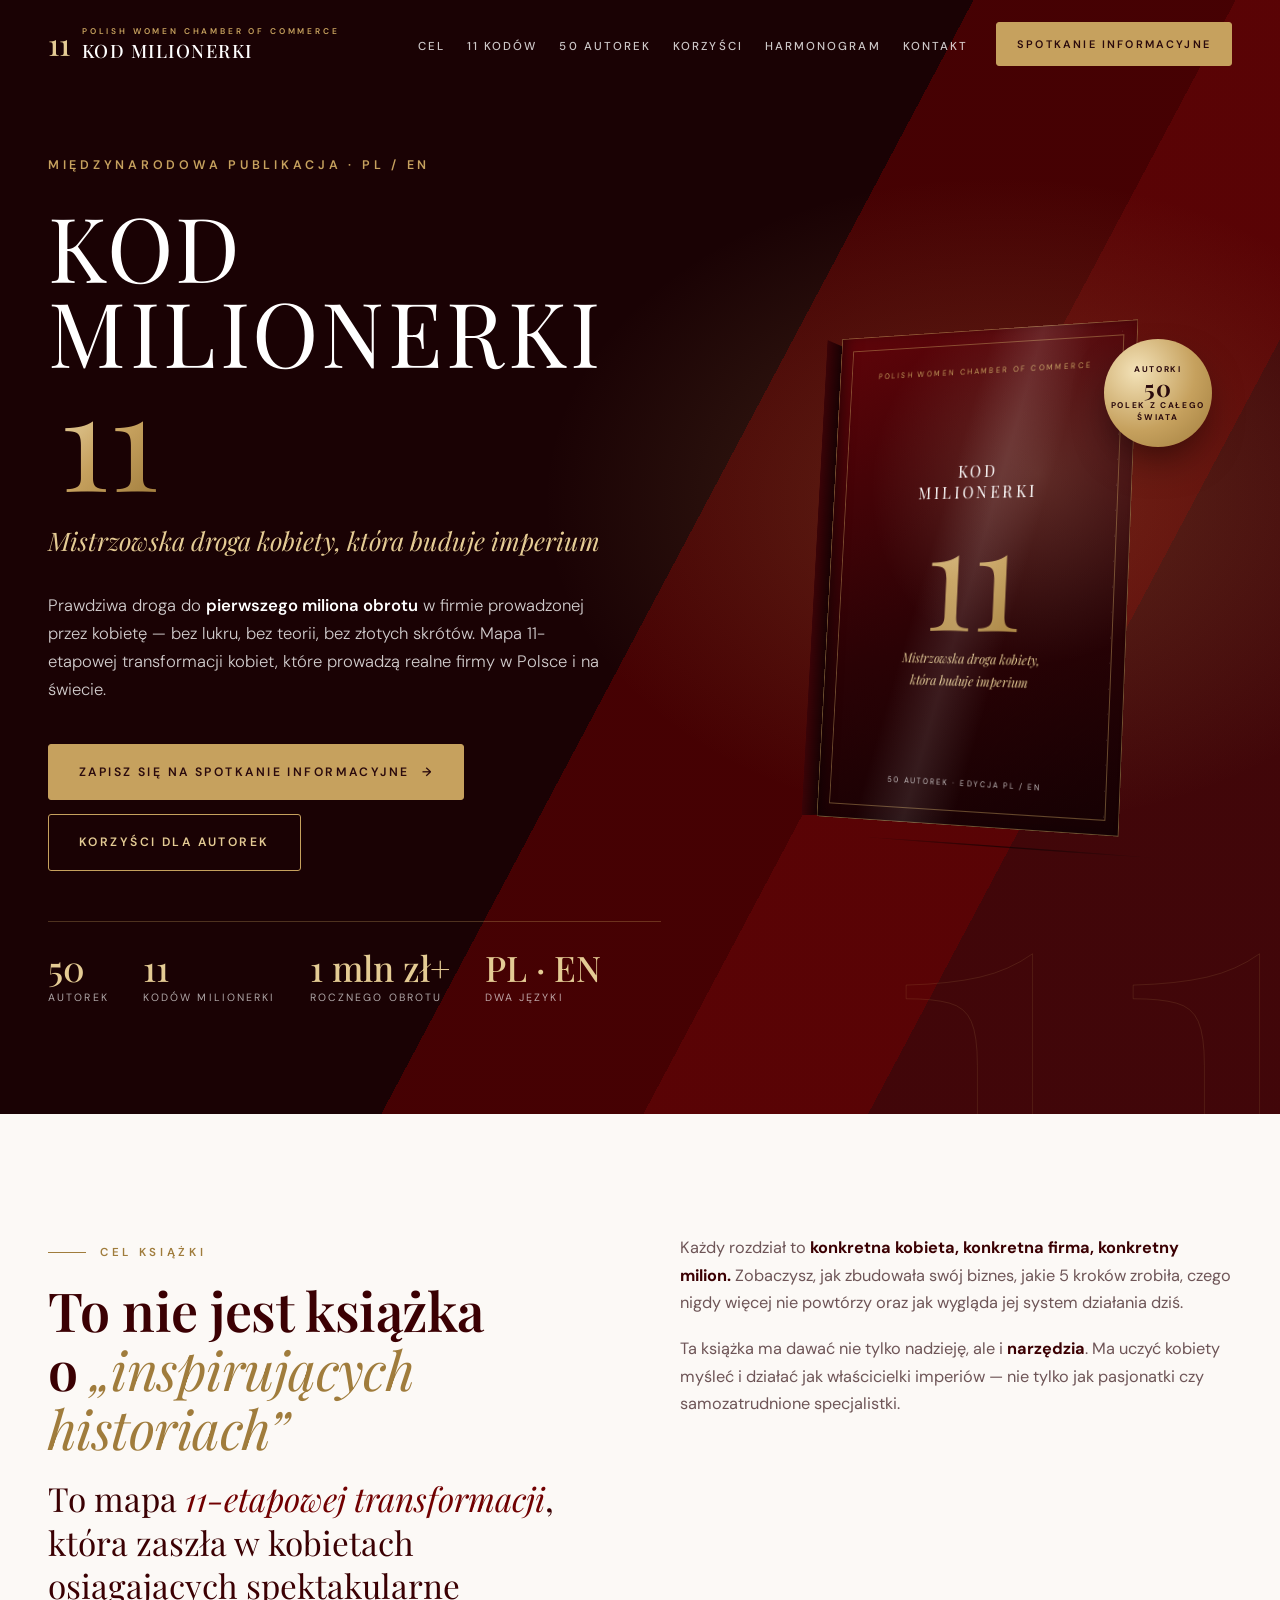
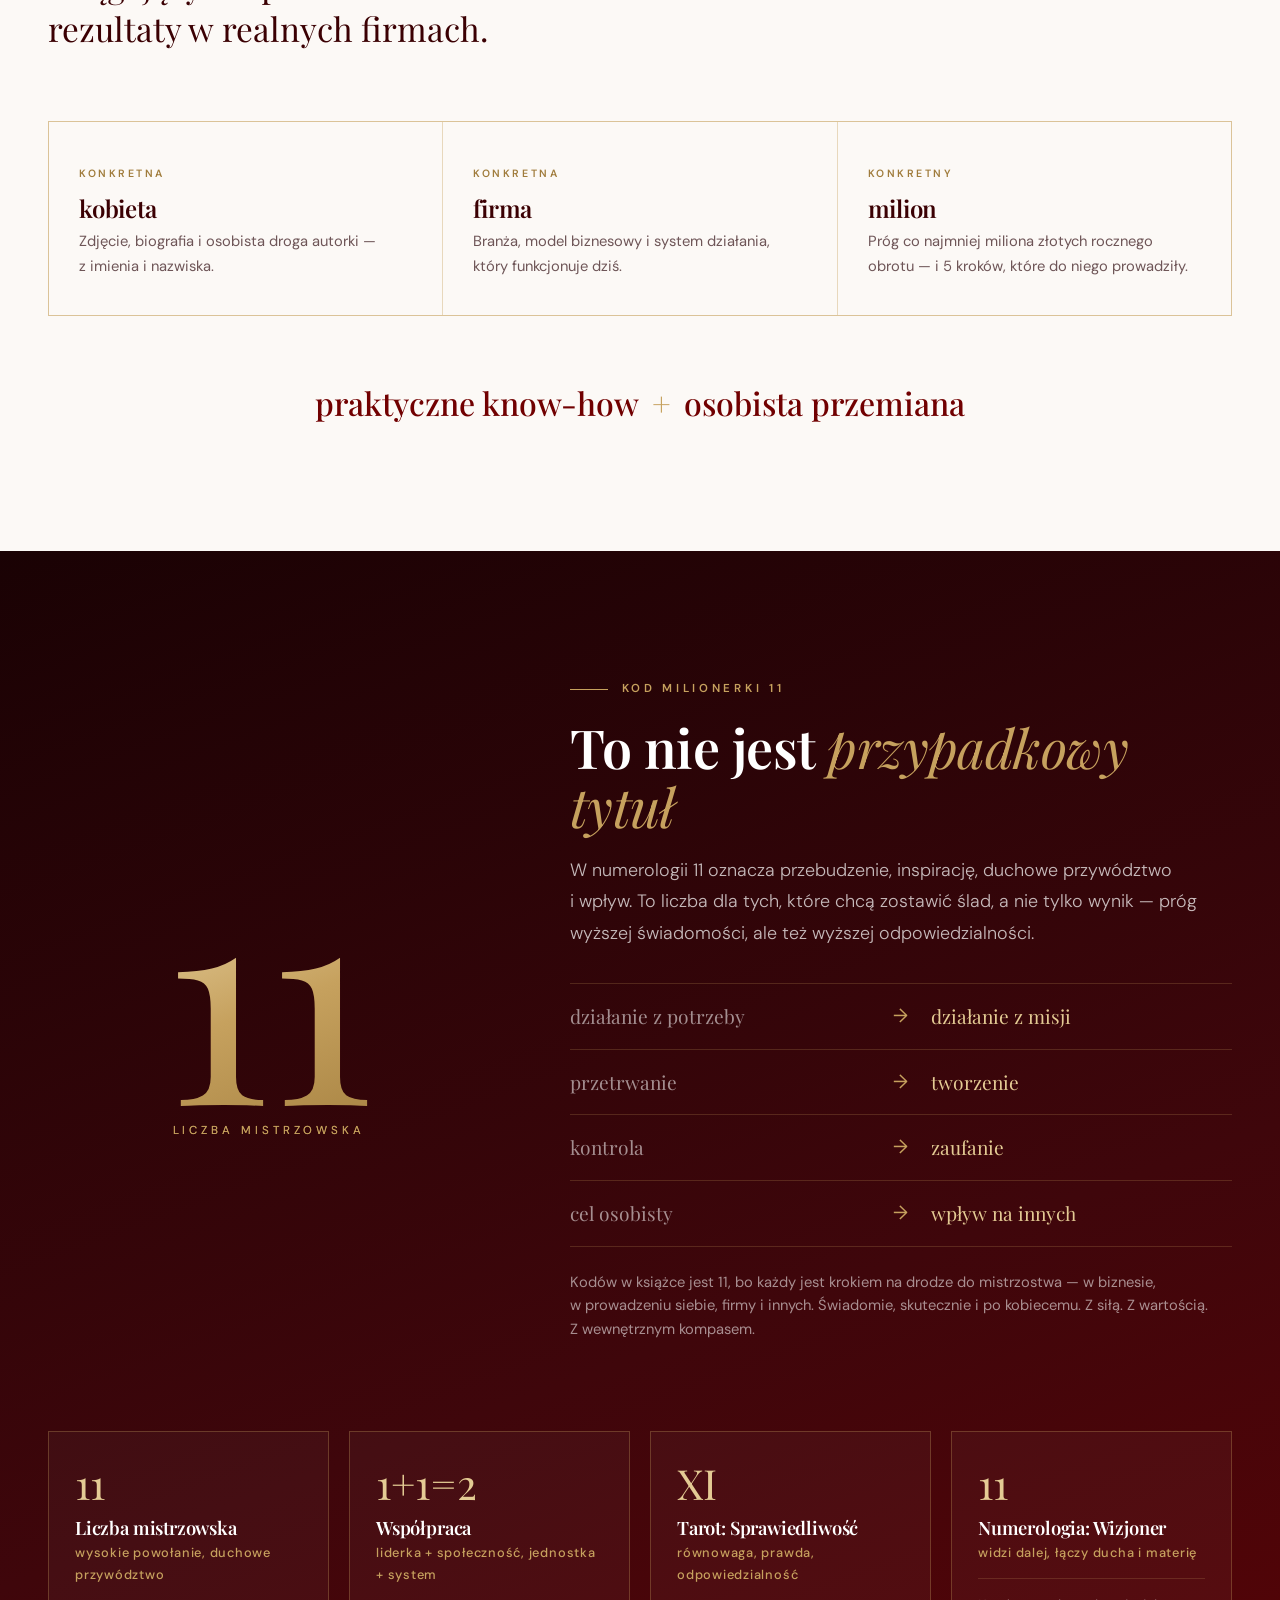
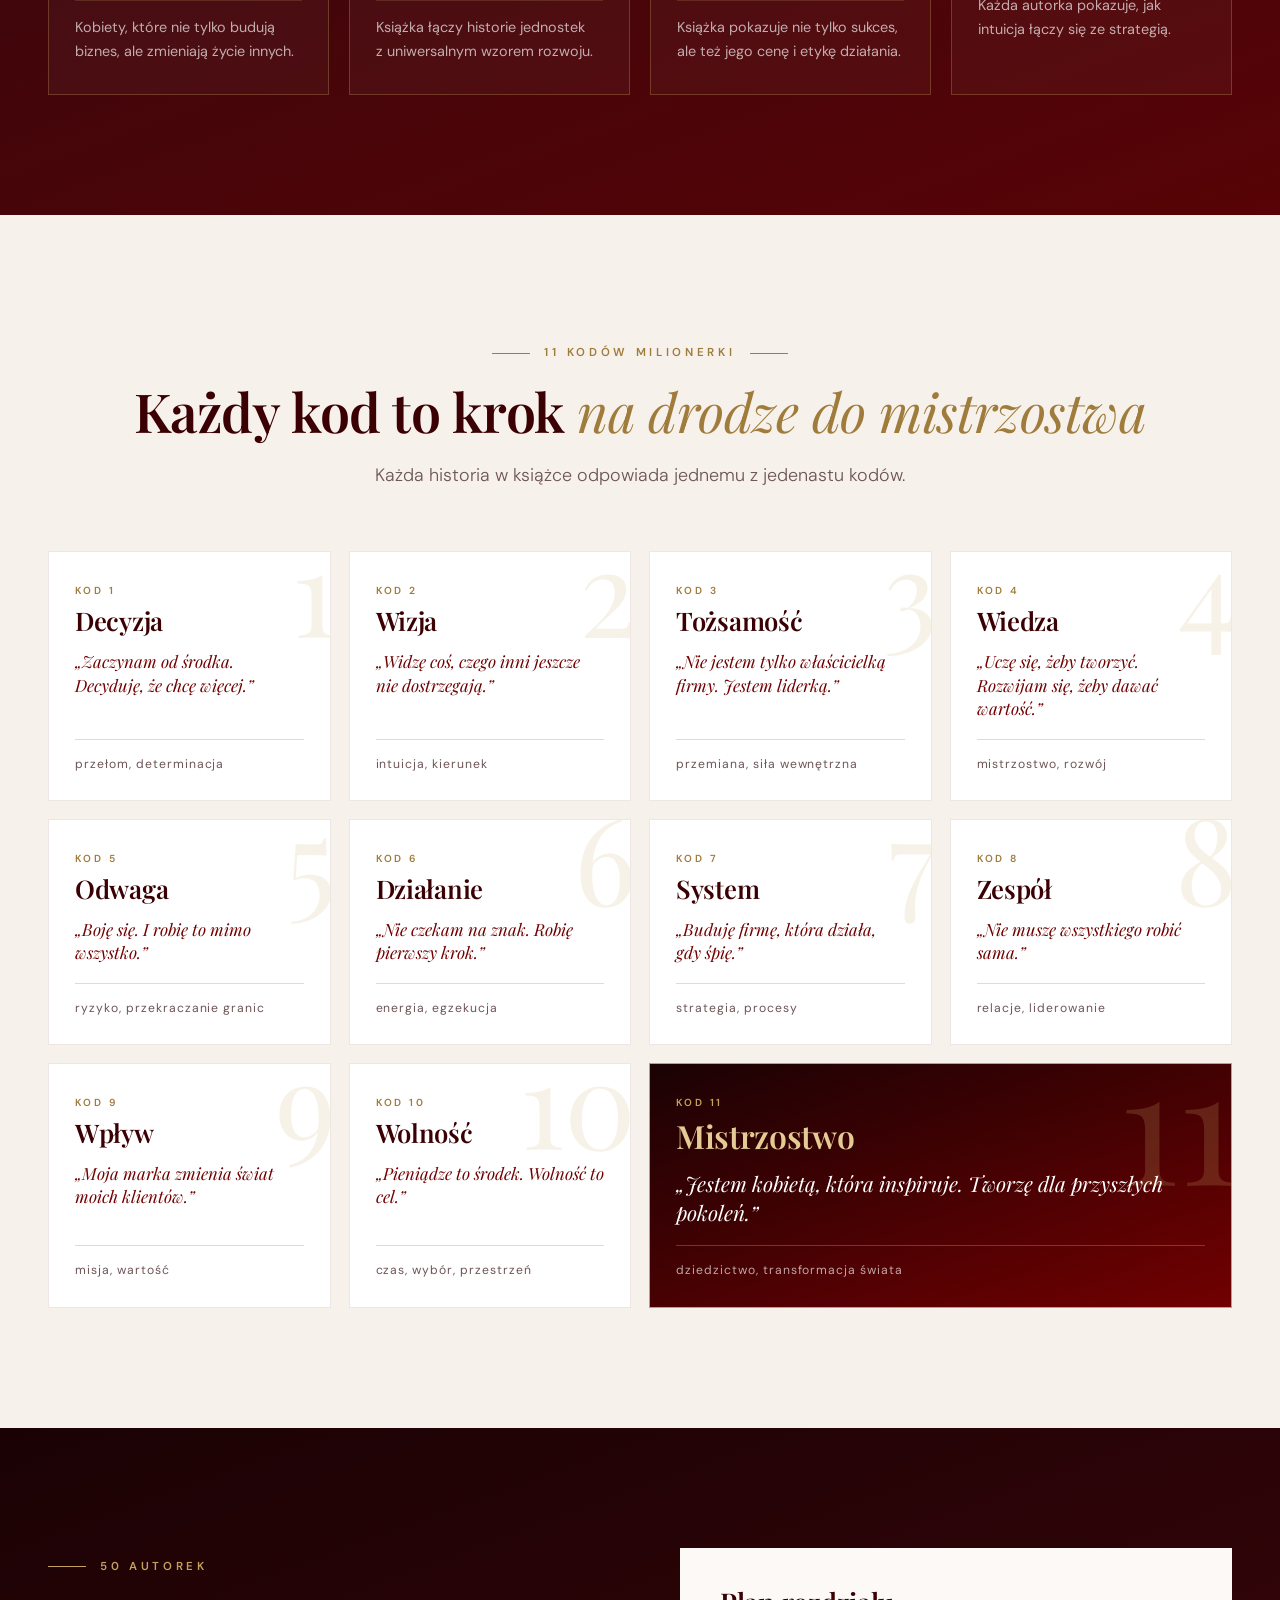
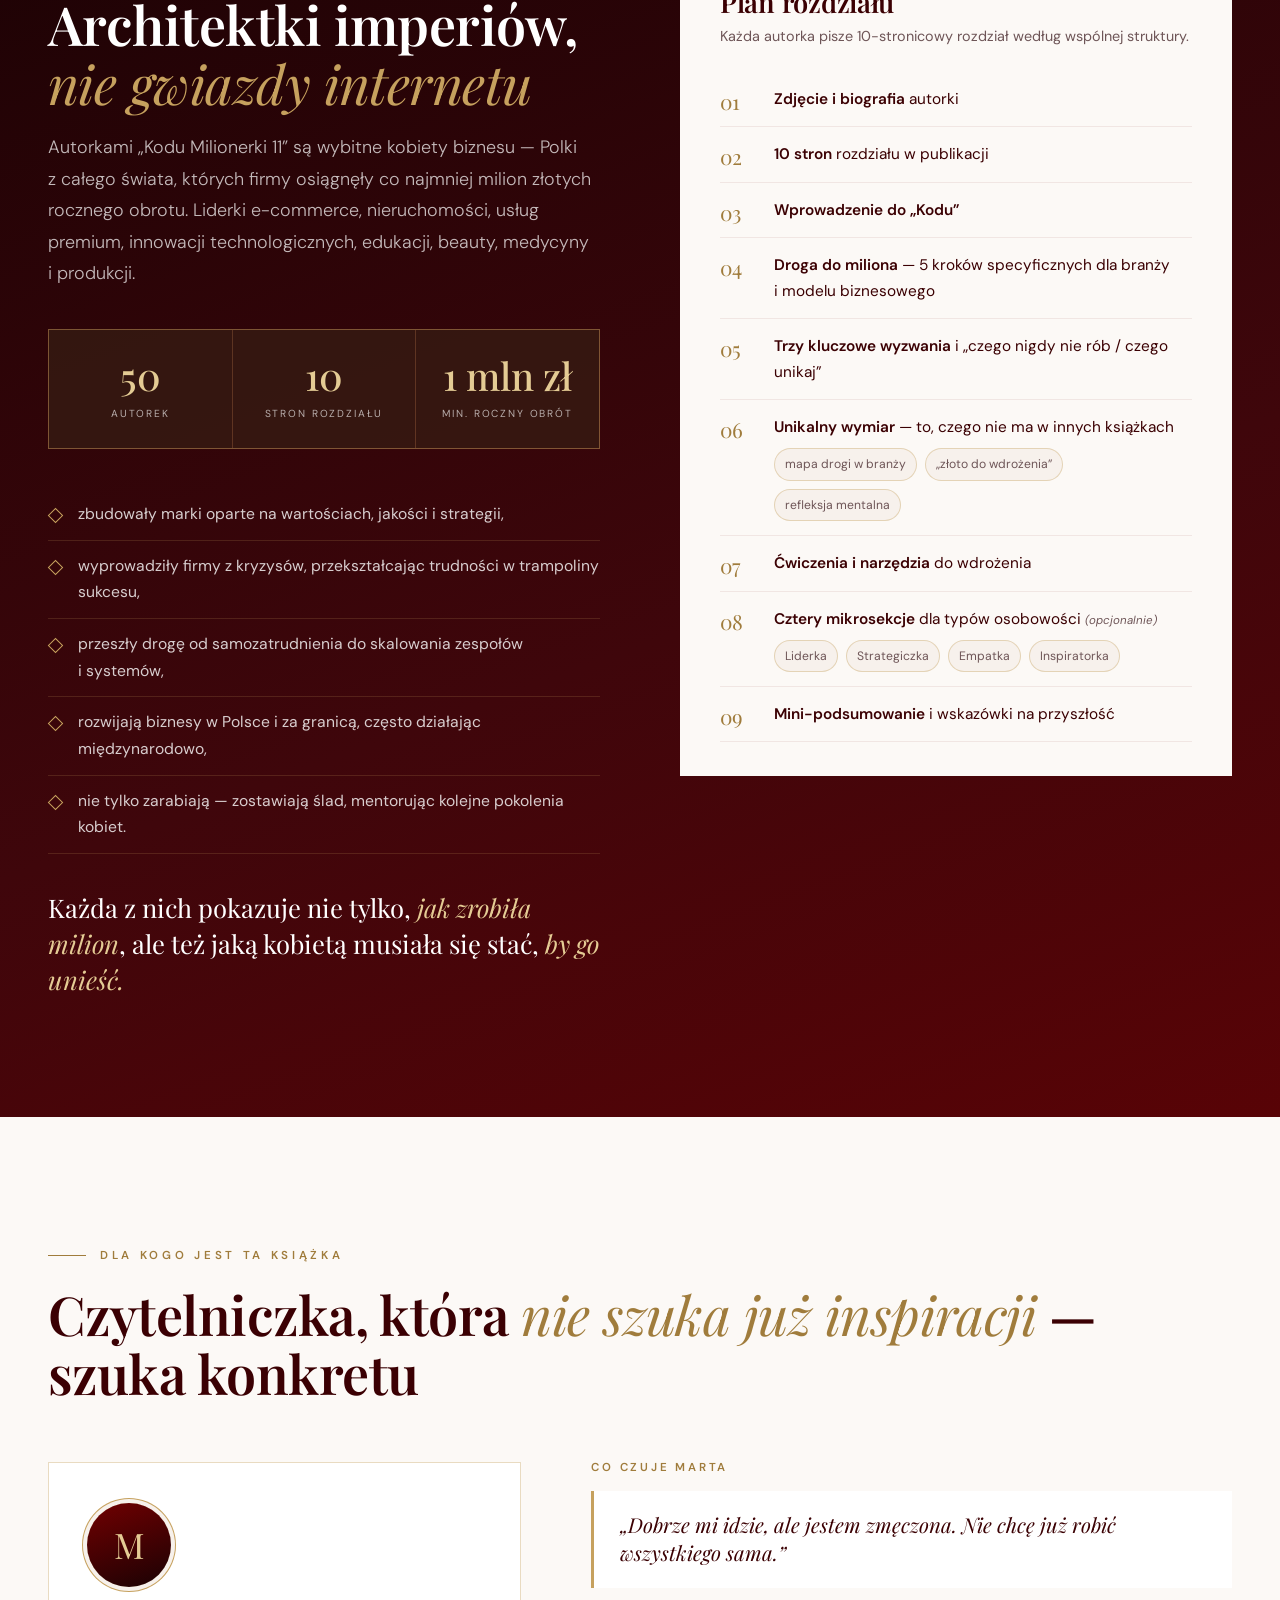
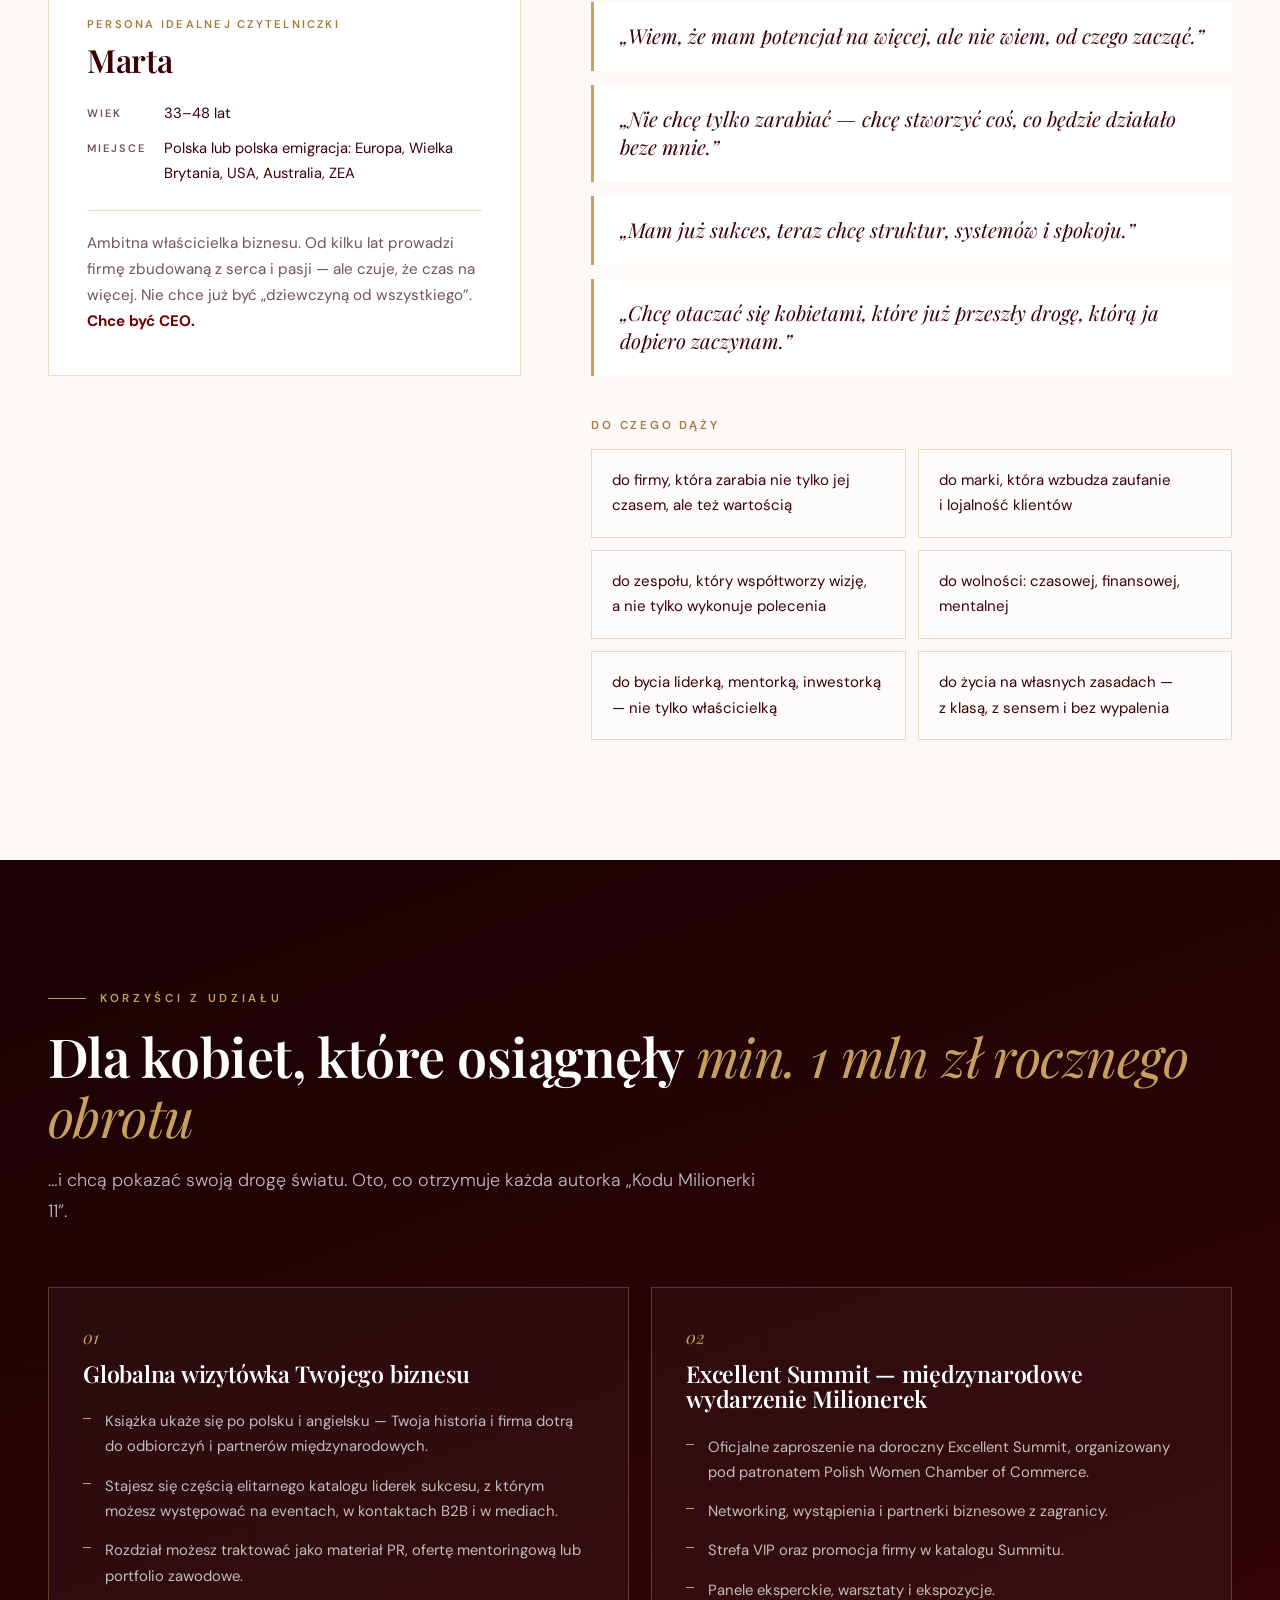
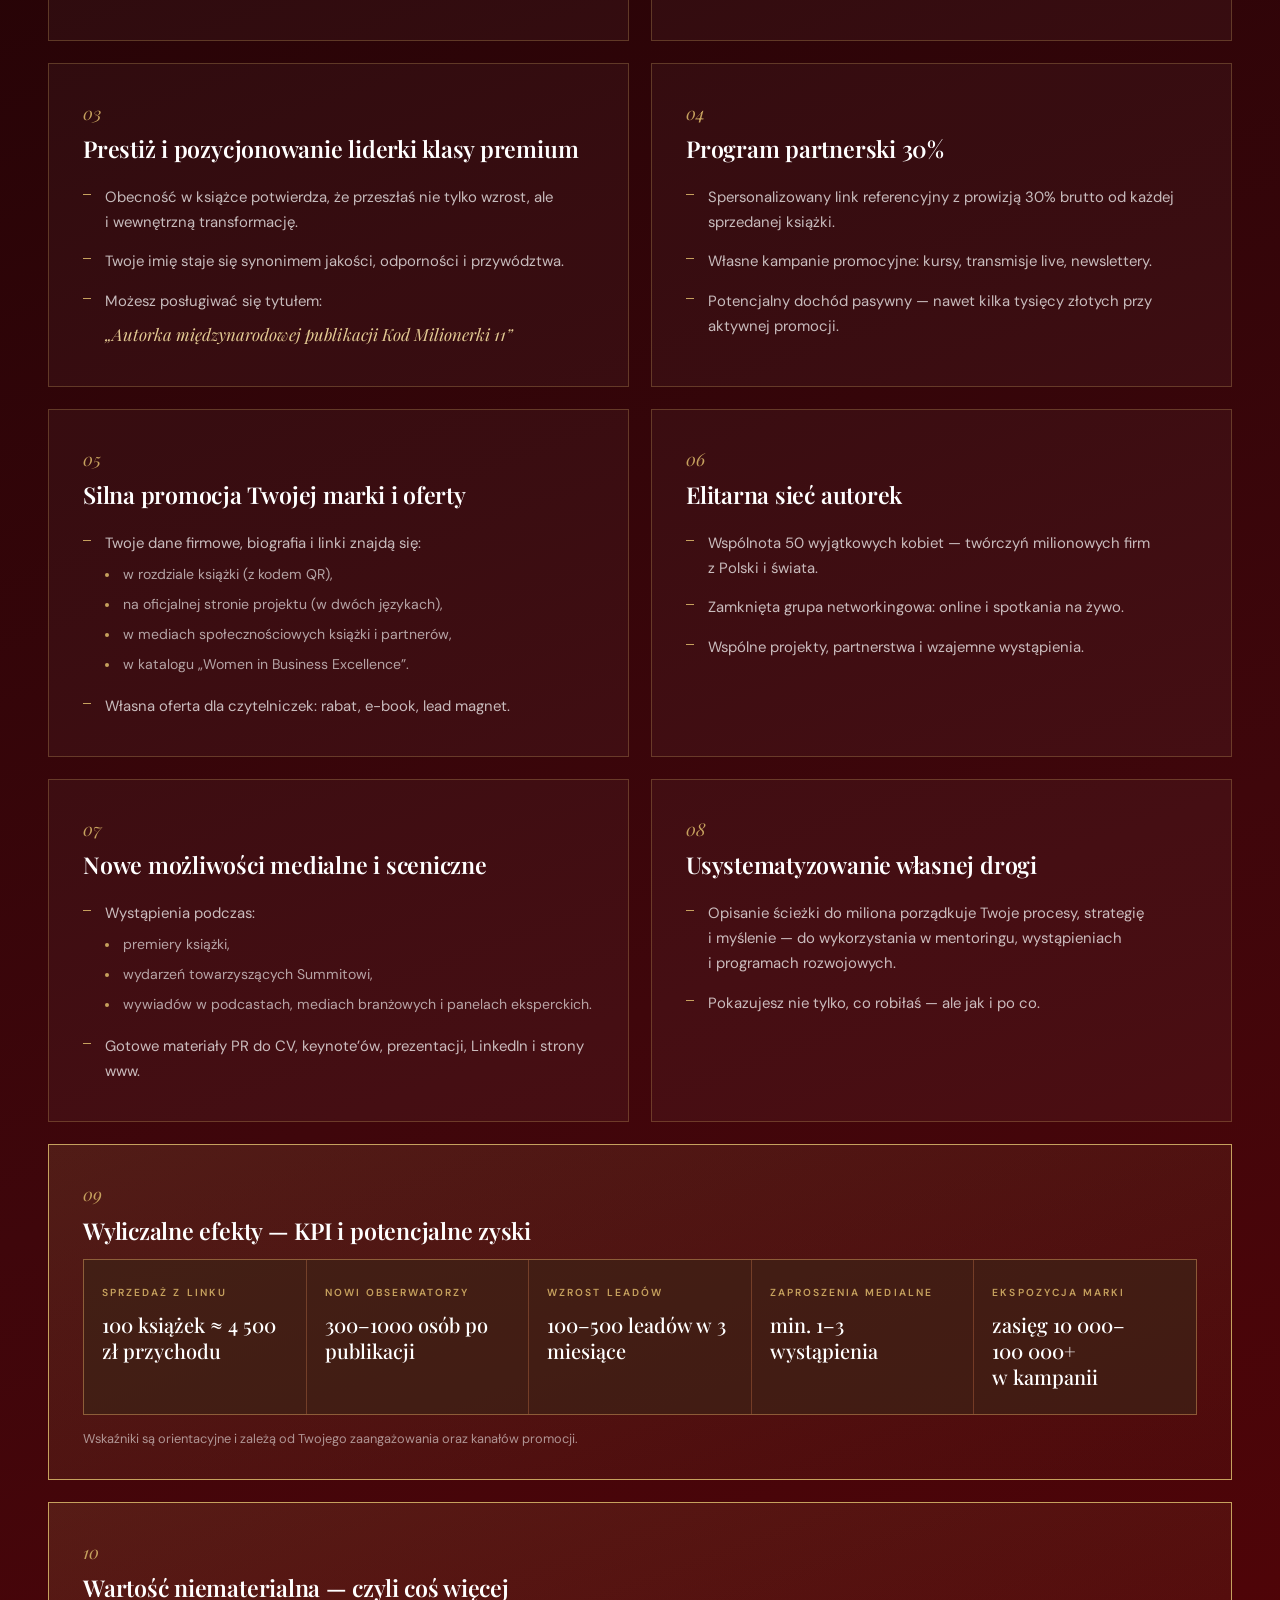
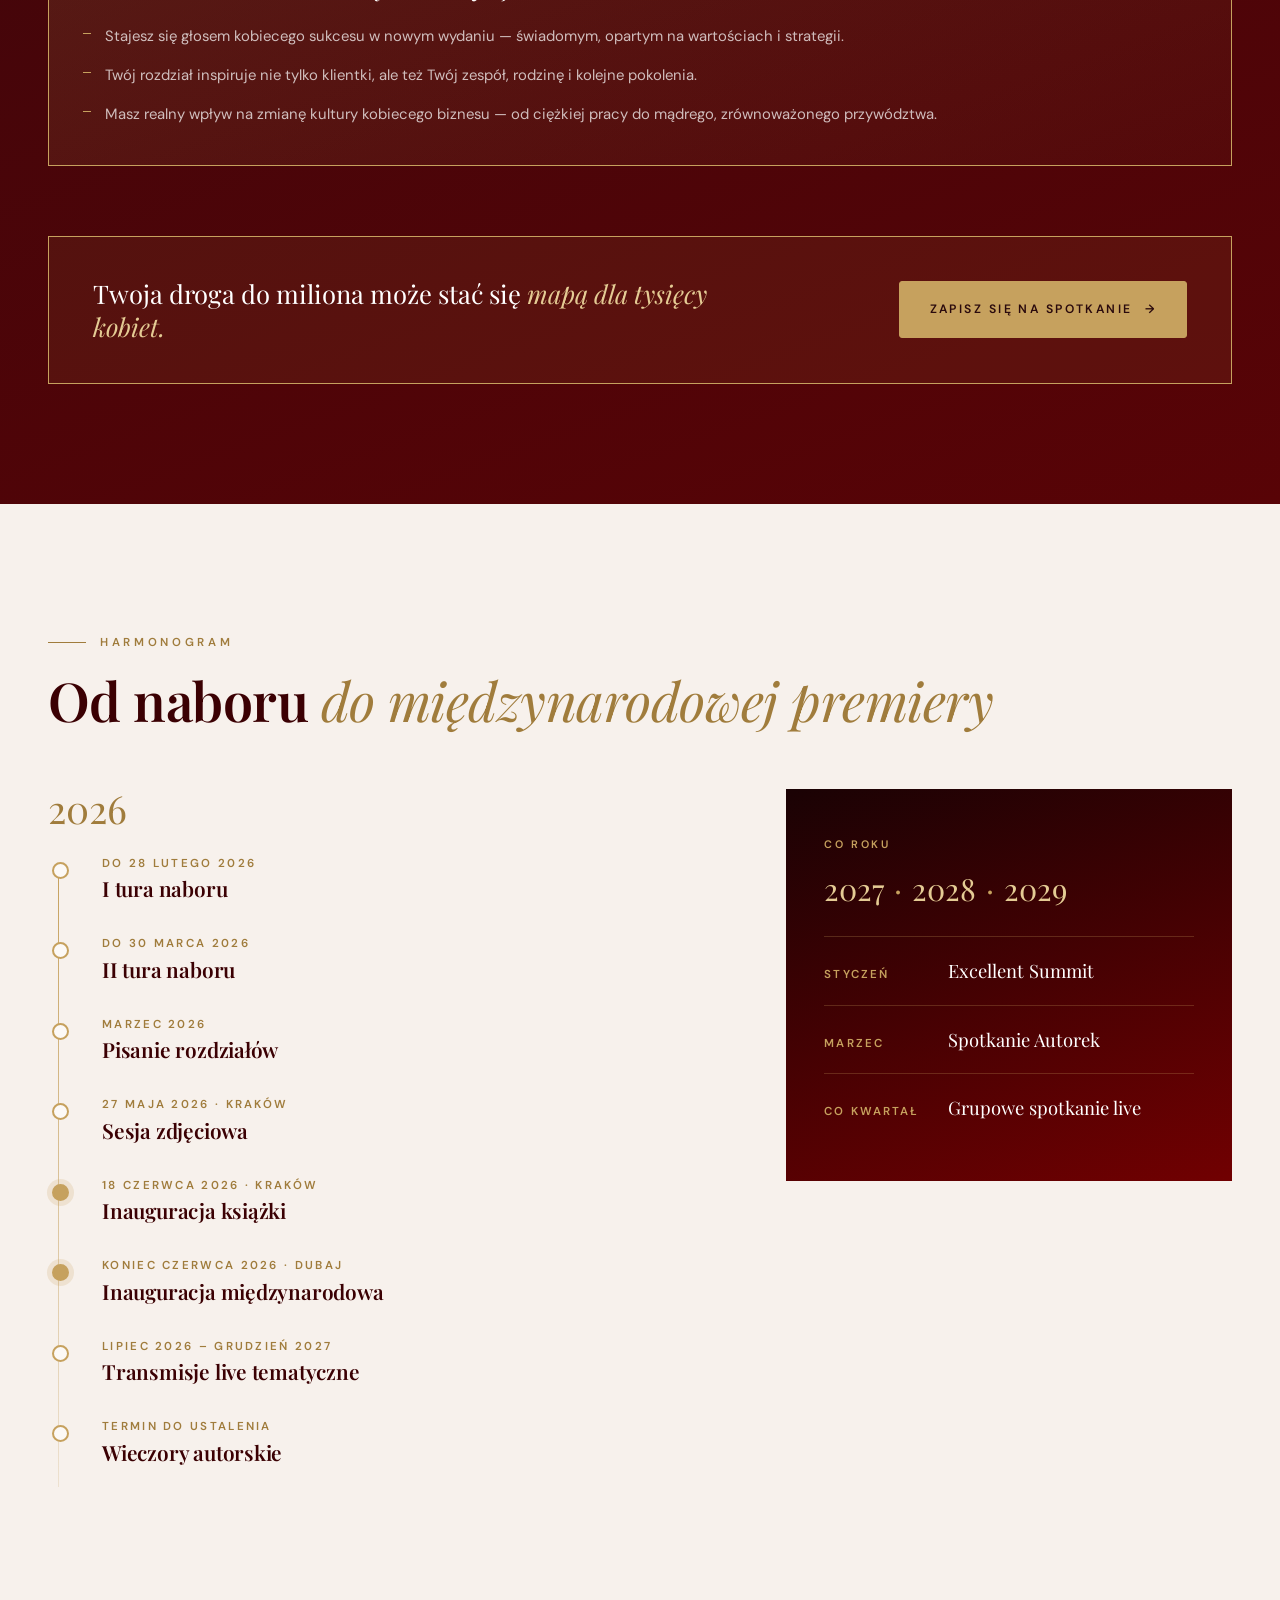
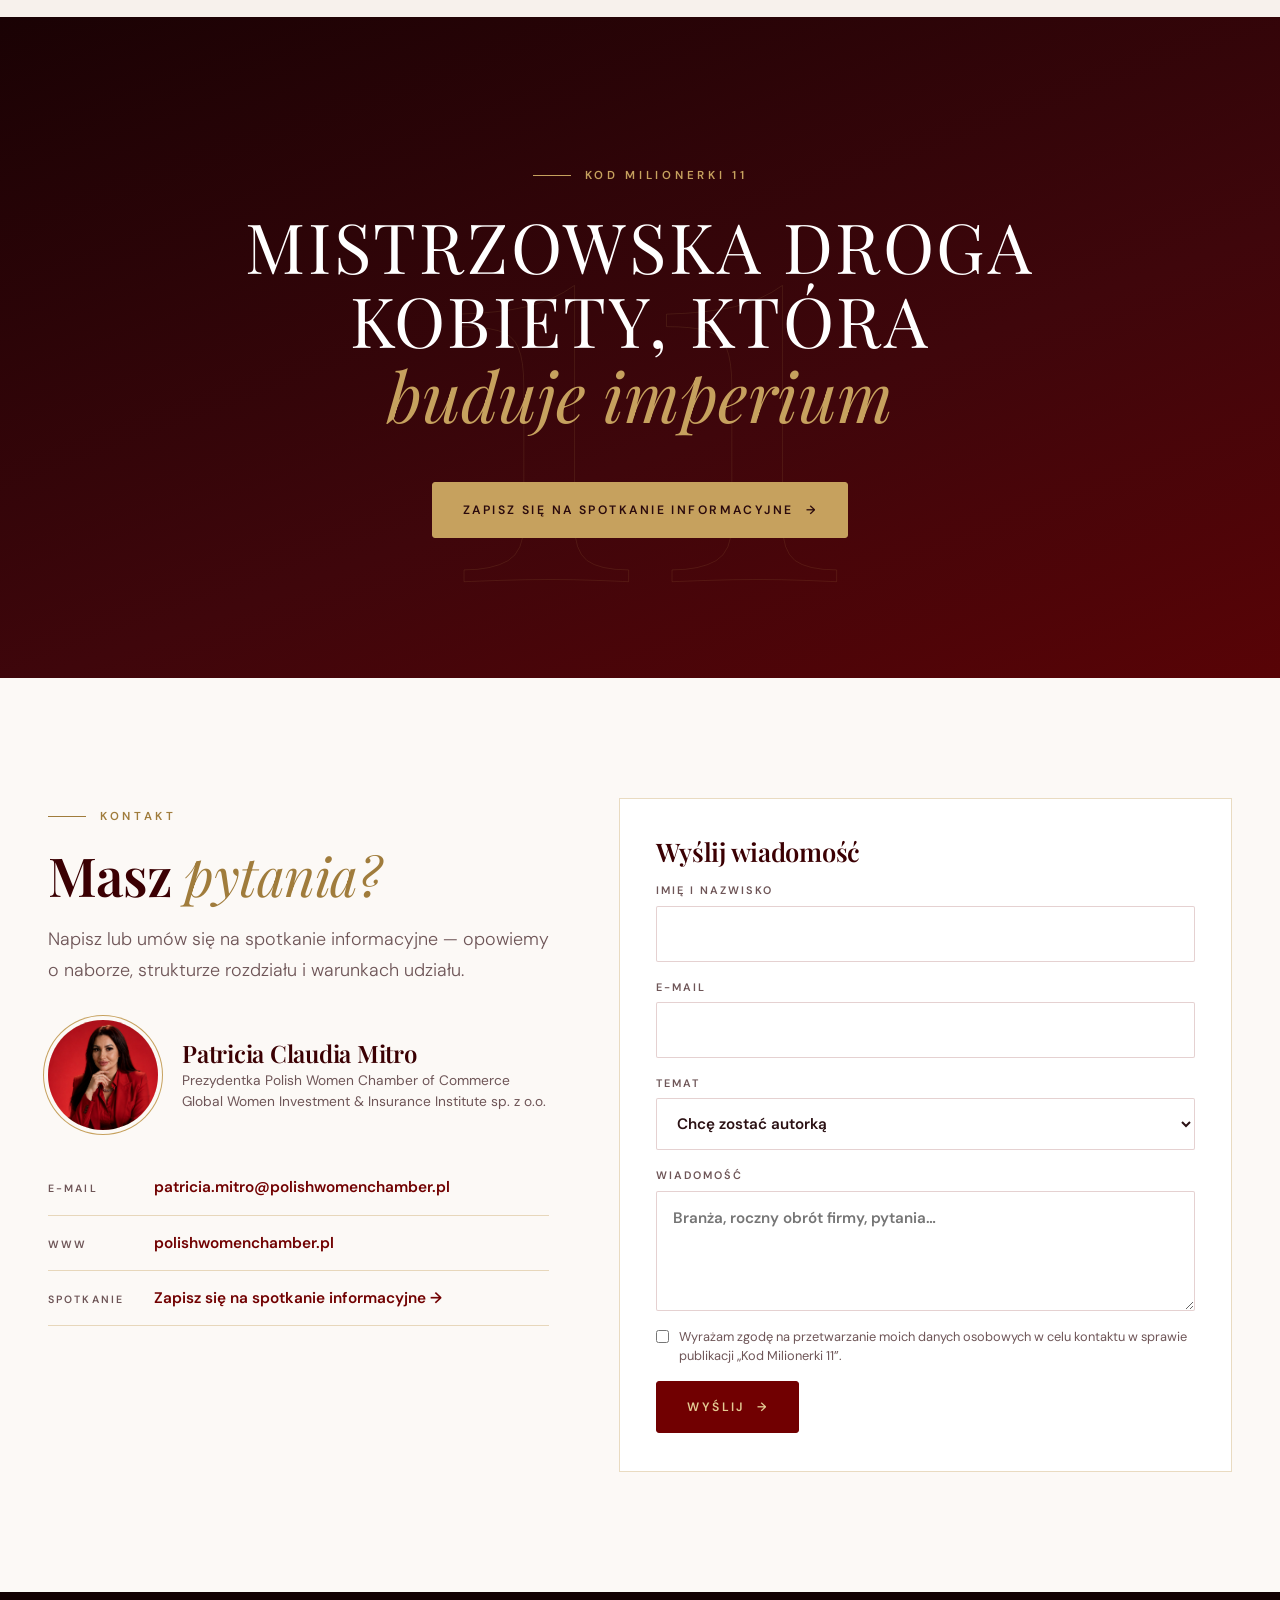
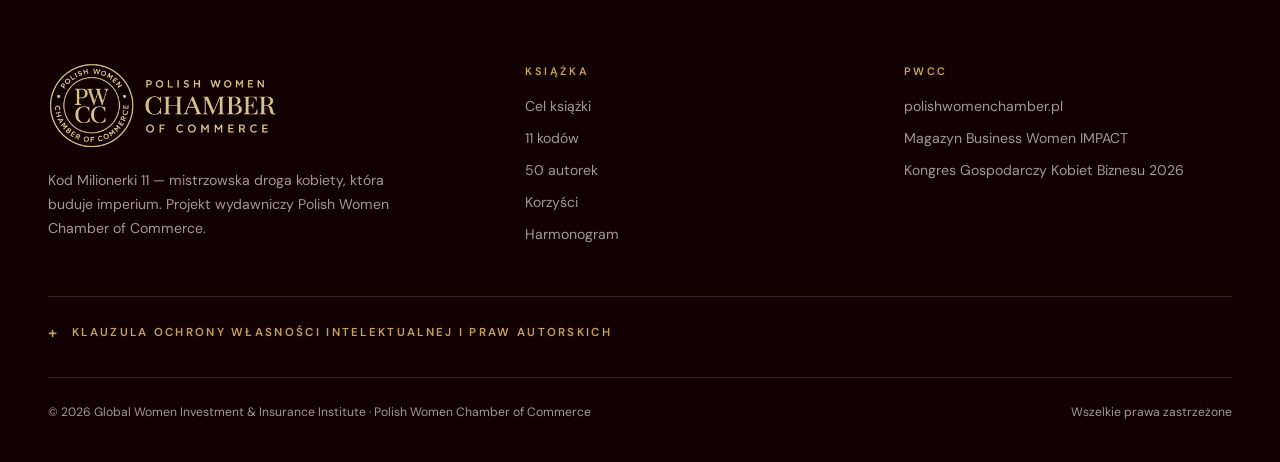
<file: kod-milionerki-11/index.html>
<!DOCTYPE html>
<html lang="pl">
<head>
<meta charset="UTF-8">
<meta name="viewport" content="width=device-width, initial-scale=1">
<title>Kod Milionerki 11 · Mistrzowska droga kobiety, która buduje imperium</title>
<meta name="description" content="Kod Milionerki 11 — międzynarodowa publikacja Polish Women Chamber of Commerce (PL / EN). 50 autorek, które zbudowały firmy z co najmniej milionem złotych rocznego obrotu, i 11 kodów drogi do pierwszego miliona.">
<meta property="og:title" content="Kod Milionerki 11 · Mistrzowska droga kobiety, która buduje imperium">
<meta property="og:description" content="50 autorek, 11 kodów, jedna mapa drogi do pierwszego miliona obrotu w firmie prowadzonej przez kobietę. Publikacja PL / EN, Excellent Summit, program partnerski 30%.">
<meta property="og:url" content="https://kongresgospodarczypwcc.pl/kod-milionerki-11/">
<meta property="og:type" content="website">
<meta property="og:image" content="https://kongresgospodarczypwcc.pl/assets/patricia-claudia-mitro.jpg">
<link rel="canonical" href="https://kongresgospodarczypwcc.pl/kod-milionerki-11/">
<meta name="theme-color" content="#1A0204">
<link rel="preconnect" href="https://fonts.googleapis.com">
<link rel="preconnect" href="https://fonts.gstatic.com" crossorigin>
<link href="https://fonts.googleapis.com/css2?family=Playfair+Display:ital,wght@0,400;0,500;0,600;0,700;1,400;1,500;1,600&family=DM+Sans:opsz,wght@9..40,300;9..40,400;9..40,500;9..40,600;9..40,700&display=swap" rel="stylesheet">
<style>
/* =========================================================
   PALETA — taka sama jak na stronie Kongresu i magazynu
   ========================================================= */
:root{
  --navy:#710001;
  --ink:#1A0204;
  --ink-2:#3B0003;
  --gold:#C6A15E;
  --gold-light:#E4CB94;
  --gold-deep:#A07C3C;
  --champagne:#F3E2B8;
  --cream:#F7F1EC;
  --paper:#FCF9F6;
  --text:#2B1114;
  --muted:#6E5557;
  --line:rgba(198,161,94,.38);
  --serif:'Playfair Display', 'Bodoni 72', Didot, Georgia, serif;
  --sans:'DM Sans', system-ui, -apple-system, 'Segoe UI', sans-serif;
  --max:1240px;
}
*{box-sizing:border-box;margin:0;padding:0}
html{scroll-behavior:smooth;scroll-padding-top:84px}
body{font-family:var(--sans);color:var(--text);background:var(--paper);line-height:1.7;-webkit-font-smoothing:antialiased;overflow-x:hidden}
img{max-width:100%;display:block}
a{color:inherit;text-decoration:none}
.wrap{max-width:var(--max);margin:0 auto;padding:0 28px}
section{padding:120px 0;position:relative}
.eyebrow{font-size:.72rem;letter-spacing:.32em;text-transform:uppercase;color:var(--gold-deep);font-weight:600;display:inline-flex;align-items:center;gap:14px}
.eyebrow::before{content:"";width:38px;height:1px;background:currentColor}
.dark .eyebrow{color:var(--gold)}
h1,h2,h3,h4{font-family:var(--serif);font-weight:600;line-height:1.1;letter-spacing:-.01em}
h2{font-size:clamp(2.1rem,4.2vw,3.4rem);margin:18px 0 20px;color:var(--ink-2)}
h2 em{font-style:italic;font-weight:400;color:var(--gold-deep)}
.dark h2{color:#fff}
.dark h2 em{color:var(--gold)}
.lead{font-weight:300;font-size:clamp(1.05rem,1.4vw,1.2rem);line-height:1.75;color:var(--muted);max-width:720px}
.dark .lead{color:rgba(255,255,255,.72)}
.head{margin-bottom:60px}
.head.center{text-align:center}
.head.center .lead{margin:0 auto}
.head.center .eyebrow::after{content:"";width:38px;height:1px;background:currentColor}
.dark{background:linear-gradient(160deg,var(--ink) 0%,#3F060B 60%,var(--navy) 140%);color:#fff}
.cream{background:var(--cream)}
.btn{display:inline-flex;align-items:center;gap:12px;padding:17px 30px;border-radius:3px;font-size:.76rem;letter-spacing:.2em;text-transform:uppercase;font-weight:600;border:1px solid var(--gold);transition:all .3s ease;cursor:pointer;white-space:nowrap;font-family:var(--sans)}
.btn-gold{background:var(--gold);color:#2A0A0D}
.btn-gold:hover{background:var(--gold-light);transform:translateY(-2px);box-shadow:0 14px 34px -12px rgba(201,164,92,.7)}
.btn-ghost{color:var(--gold-light);background:transparent}
.btn-ghost:hover{background:rgba(201,164,92,.12)}
.btn-dark{background:var(--navy);color:var(--gold-light);border-color:var(--navy)}
.btn-dark:hover{background:var(--ink-2)}
.arr{transition:transform .3s}
.btn:hover .arr{transform:translateX(4px)}
.reveal{opacity:0;transform:translateY(28px);transition:opacity .9s ease,transform .9s cubic-bezier(.2,.8,.2,1)}
.reveal.in{opacity:1;transform:none}
@media (prefers-reduced-motion:reduce){.reveal{opacity:1;transform:none;transition:none}html{scroll-behavior:auto}*{animation:none!important}}
.note{font-size:.8rem;color:var(--muted);line-height:1.6}
.dark .note{color:rgba(255,255,255,.55)}

/* ================= MENU ================= */
header.nav{position:fixed;top:0;left:0;right:0;z-index:60;transition:background .35s,box-shadow .35s,padding .35s;padding:22px 0}
header.nav.solid{background:rgba(26,2,4,.94);backdrop-filter:blur(14px);-webkit-backdrop-filter:blur(14px);box-shadow:0 1px 0 rgba(198,161,94,.25);padding:12px 0}
header.nav .wrap{display:flex;align-items:center;gap:28px}
.brand{display:flex;align-items:center;gap:12px;color:#fff;flex:none;line-height:1}
.brand .n{font-family:var(--serif);font-size:1.9rem;color:var(--gold-light);font-weight:500}
.brand span{display:flex;flex-direction:column}
.brand small{font-size:.52rem;letter-spacing:.34em;text-transform:uppercase;color:var(--gold);font-weight:600}
.brand b{font-family:var(--serif);font-weight:500;font-size:1.15rem;letter-spacing:.08em;text-transform:uppercase;margin-top:5px}
.menu{display:flex;gap:22px;list-style:none;margin-left:auto}
.menu a{white-space:nowrap}
.menu a{font-size:.72rem;letter-spacing:.18em;text-transform:uppercase;color:rgba(255,255,255,.78);font-weight:500;transition:color .25s}
.menu a:hover{color:var(--gold-light)}
header.nav .btn{padding:12px 20px;font-size:.68rem}
.burger{display:none;width:40px;height:40px;position:relative;margin-left:auto;background:none;border:0;cursor:pointer}
.burger span,.burger::before,.burger::after{content:"";position:absolute;left:9px;right:9px;height:1.5px;background:var(--gold-light);transition:transform .3s,opacity .3s}
.burger span{top:19px}.burger::before{top:12px}.burger::after{top:26px}
.nav-open .burger span{opacity:0}
.nav-open .burger::before{transform:translateY(7px) rotate(45deg)}
.nav-open .burger::after{transform:translateY(-7px) rotate(-45deg)}

/* ================= HERO ================= */
.hero{min-height:100vh;display:flex;align-items:center;padding:150px 0 110px;overflow:hidden;background:var(--ink);color:#fff}
.hero::before{content:"";position:absolute;inset:0;background:
  radial-gradient(700px 500px at 78% 45%,rgba(198,161,94,.22),transparent 65%),
  linear-gradient(118deg,transparent 0 52%,rgba(113,0,1,.5) 52% 78%,transparent 78%),
  linear-gradient(118deg,transparent 0 66%,rgba(138,14,18,.35) 66% 100%);pointer-events:none}
.hero .ghost{position:absolute;right:-4vw;bottom:-12vw;font-family:var(--serif);font-size:48vw;line-height:.8;color:transparent;-webkit-text-stroke:1px rgba(198,161,94,.14);pointer-events:none;user-select:none}
.hero .wrap > *{min-width:0}
.hero .wrap{position:relative;display:grid;grid-template-columns:1.1fr .9fr;gap:70px;align-items:center;width:100%}
.hero .kicker{font-size:.78rem;letter-spacing:.3em;text-transform:uppercase;color:var(--gold);font-weight:600}
.hero h1{font-weight:400;margin:26px 0 0;font-size:clamp(3rem,7vw,5.8rem);letter-spacing:.04em;text-transform:uppercase;line-height:.95}
.hero h1 span{display:inline-block;font-size:1.5em;letter-spacing:0;margin-left:.08em;background:linear-gradient(135deg,var(--champagne),var(--gold) 55%,var(--gold-deep));-webkit-background-clip:text;background-clip:text;color:transparent}
.hero .tag{font-family:var(--serif);font-style:italic;font-size:clamp(1.2rem,2vw,1.6rem);color:var(--gold-light);margin-top:18px}
.hero p.claim{font-size:clamp(1rem,1.3vw,1.12rem);font-weight:300;color:rgba(255,255,255,.8);margin-top:28px;max-width:560px}
.hero p.claim b{color:#fff;font-weight:600}
.hero .cta{display:flex;flex-wrap:wrap;gap:14px;margin-top:40px}
.hero .facts{display:flex;flex-wrap:wrap;gap:34px;margin-top:50px;padding-top:28px;border-top:1px solid rgba(198,161,94,.3)}
.hero .facts div{line-height:1}
.hero .facts strong{display:block;font-family:var(--serif);font-weight:500;font-size:2.2rem;color:var(--gold-light)}
.hero .facts span{display:block;margin-top:8px;font-size:.66rem;letter-spacing:.2em;text-transform:uppercase;color:rgba(255,255,255,.65)}

/* książka 3D */
.book-stage{perspective:1800px;display:flex;justify-content:center;position:relative}
.book{width:min(330px,80vw);aspect-ratio:2/3;position:relative;transform-style:preserve-3d;transform:rotateY(-26deg) rotateX(6deg);transition:transform 1.1s cubic-bezier(.2,.8,.2,1);animation:float 8s ease-in-out infinite}
.book-stage:hover .book{transform:rotateY(-10deg) rotateX(2deg)}
@keyframes float{50%{translate:0 -12px}}
.book .front{position:absolute;inset:0;background:
  radial-gradient(circle at 70% 30%,rgba(243,226,184,.18),transparent 45%),
  linear-gradient(165deg,#5E0409 0%,#2A0205 60%,#150103 100%);
  box-shadow:inset 0 0 0 1px rgba(198,161,94,.5),inset 10px 0 18px -8px rgba(0,0,0,.6);padding:28px 26px;display:flex;flex-direction:column;overflow:hidden;transform:translateZ(18px)}
.book .front::after{content:"";position:absolute;inset:0;background:linear-gradient(105deg,transparent 38%,rgba(255,255,255,.1) 50%,transparent 62%)}
.book .spine{position:absolute;top:0;bottom:0;left:0;width:36px;background:linear-gradient(90deg,#120102,#3A0307);transform:rotateY(-90deg) translateZ(18px) translateX(-18px);transform-origin:left}
.book .pages{position:absolute;top:4px;bottom:4px;right:0;width:34px;background:repeating-linear-gradient(90deg,#F7EFE2 0 1px,#E2D4BD 1px 2px);transform:rotateY(90deg) translateZ(-16px) translateX(17px);transform-origin:right}
.book .shadow{position:absolute;left:8%;right:-6%;bottom:-40px;height:40px;background:radial-gradient(ellipse at center,rgba(0,0,0,.6),transparent 70%);transform:translateZ(-30px) rotateX(90deg)}
.book .frame{position:absolute;inset:14px;border:1px solid rgba(198,161,94,.45)}
.book .pub{position:relative;font-size:.5rem;letter-spacing:.3em;text-transform:uppercase;color:var(--gold);text-align:center;margin-top:8px}
.book .ttl{position:relative;text-align:center;margin-top:auto;font-family:var(--serif);text-transform:uppercase;color:#fff;letter-spacing:.2em;font-size:1.05rem;line-height:1.3}
.book .num{position:relative;text-align:center;font-family:var(--serif);font-size:9rem;line-height:.9;margin:4px 0 0;background:linear-gradient(160deg,var(--champagne),var(--gold) 50%,var(--gold-deep));-webkit-background-clip:text;background-clip:text;color:transparent}
.book .sub{position:relative;text-align:center;font-family:var(--serif);font-style:italic;color:var(--gold-light);font-size:.82rem;margin-top:10px}
.book .auth{position:relative;text-align:center;margin-top:auto;font-size:.5rem;letter-spacing:.26em;text-transform:uppercase;color:rgba(255,255,255,.75);padding-bottom:6px}
.badge{position:absolute;top:2%;right:4%;z-index:4;width:108px;height:108px;border-radius:50%;background:radial-gradient(circle at 30% 30%,var(--champagne),var(--gold) 55%,var(--gold-deep));display:grid;place-items:center;text-align:center;color:#2A0A0D;box-shadow:0 18px 40px -12px rgba(0,0,0,.6);font-size:.52rem;letter-spacing:.2em;text-transform:uppercase;font-weight:700;line-height:1.35}
.badge strong{display:block;font-family:var(--serif);font-size:1.45rem;letter-spacing:.04em;line-height:1.1}

/* ================= CEL ================= */
.goal{display:grid;grid-template-columns:1fr 1fr;gap:80px;align-items:start}
.goal .big{font-family:var(--serif);font-size:clamp(1.5rem,2.6vw,2.2rem);line-height:1.3;color:var(--ink-2)}
.goal .big em{font-style:italic;color:var(--navy)}
.goal p + p{margin-top:18px}
.goal .body p{color:var(--muted);font-size:1.02rem}
.goal .body p b{color:var(--ink-2)}
.trio{display:grid;grid-template-columns:repeat(3,1fr);gap:1px;background:var(--line);border:1px solid var(--line);margin-top:70px}
.trio div{background:var(--paper);padding:36px 30px}
.trio span{font-size:.66rem;letter-spacing:.24em;text-transform:uppercase;color:var(--gold-deep);font-weight:600}
.trio h3{font-size:1.5rem;color:var(--ink-2);margin-top:10px}
.trio p{font-size:.92rem;color:var(--muted);margin-top:8px}
.formula{margin-top:60px;text-align:center;font-family:var(--serif);font-size:clamp(1.4rem,2.6vw,2rem);color:var(--ink-2)}
.formula b{font-weight:500;color:var(--navy)}
.formula i{color:var(--gold);font-style:normal;margin:0 .4em}

/* ================= DLACZEGO 11 ================= */
.why{display:grid;grid-template-columns:.8fr 1.2fr;gap:80px;align-items:center}
.why .eleven{font-family:var(--serif);font-size:clamp(10rem,22vw,19rem);line-height:.8;text-align:center;background:linear-gradient(160deg,var(--champagne),var(--gold) 50%,var(--gold-deep));-webkit-background-clip:text;background-clip:text;color:transparent;position:relative}
.why .eleven small{display:block;font-family:var(--sans);font-size:.72rem;letter-spacing:.34em;text-transform:uppercase;color:var(--gold);-webkit-text-fill-color:var(--gold);margin-top:24px}
.shift{list-style:none;margin-top:34px}
.shift li{display:grid;grid-template-columns:1fr 40px 1fr;align-items:center;gap:10px;padding:16px 0;border-bottom:1px solid rgba(198,161,94,.22);font-family:var(--serif);font-size:1.2rem}
.shift li:first-child{border-top:1px solid rgba(198,161,94,.22)}
.shift .from{color:rgba(255,255,255,.55)}
.shift .to{color:var(--gold-light)}
.shift .ar{color:var(--gold);text-align:center;font-family:var(--sans)}
.symbols{display:grid;grid-template-columns:repeat(4,1fr);gap:20px;margin-top:90px}
.sym{border:1px solid rgba(198,161,94,.3);padding:30px 26px;background:rgba(255,255,255,.03);transition:border-color .3s,background .3s,transform .3s}
.sym:hover{border-color:var(--gold);background:rgba(255,255,255,.06);transform:translateY(-4px)}
.sym .n{font-family:var(--serif);font-size:2.6rem;line-height:1;color:var(--gold-light)}
.sym h3{font-size:1.15rem;color:#fff;margin:14px 0 4px}
.sym .m{font-size:.8rem;letter-spacing:.06em;color:var(--gold);font-weight:500}
.sym p{font-size:.9rem;color:rgba(255,255,255,.66);margin-top:14px;padding-top:14px;border-top:1px solid rgba(198,161,94,.2)}

/* ================= 11 KODÓW ================= */
.codes{display:grid;grid-template-columns:repeat(4,1fr);gap:18px}
.code{position:relative;background:#fff;border:1px solid rgba(113,0,1,.1);padding:30px 26px 26px;overflow:hidden;transition:transform .35s,box-shadow .35s,border-color .35s;display:flex;flex-direction:column}
.code:hover{transform:translateY(-6px);box-shadow:0 30px 60px -30px rgba(113,0,1,.35);border-color:var(--gold)}
.code .no{position:absolute;right:-6px;top:-24px;font-family:var(--serif);font-size:7.5rem;line-height:1;color:rgba(198,161,94,.14);pointer-events:none}
.code .lbl{font-size:.64rem;letter-spacing:.24em;text-transform:uppercase;color:var(--gold-deep);font-weight:600;position:relative}
.code h3{font-size:1.6rem;color:var(--ink-2);margin-top:6px;position:relative}
.code blockquote{font-family:var(--serif);font-style:italic;font-size:1.05rem;line-height:1.4;color:var(--navy);margin-top:16px;flex:1;position:relative}
.code .kw{margin-top:18px;padding-top:14px;border-top:1px solid var(--line);font-size:.76rem;letter-spacing:.08em;color:var(--muted);position:relative}
.code.master{grid-column:span 2;background:linear-gradient(160deg,var(--ink),var(--navy));border-color:var(--gold)}
.code.master .no{color:rgba(198,161,94,.22);font-size:10rem}
.code.master h3{color:var(--gold-light);font-size:2rem}
.code.master blockquote{color:#fff;font-size:1.3rem}
.code.master .kw{color:rgba(255,255,255,.65);border-color:rgba(198,161,94,.35)}
.code.master .lbl{color:var(--gold)}

/* ================= AUTORKI ================= */
.authors{display:grid;grid-template-columns:1fr 1fr;gap:80px;align-items:start}
.auth-stats{display:grid;grid-template-columns:repeat(3,1fr);gap:1px;background:rgba(198,161,94,.3);border:1px solid rgba(198,161,94,.3);margin:40px 0}
.auth-stats div{background:rgba(26,2,4,.6);padding:26px 18px;text-align:center}
.auth-stats strong{display:block;font-family:var(--serif);font-size:2.4rem;line-height:1;color:var(--gold-light);font-weight:500}
.auth-stats span{display:block;margin-top:10px;font-size:.64rem;letter-spacing:.18em;text-transform:uppercase;color:rgba(255,255,255,.65)}
.ticks{list-style:none}
.ticks li{position:relative;padding:12px 0 12px 30px;border-bottom:1px solid rgba(198,161,94,.18);color:rgba(255,255,255,.8);font-size:.98rem}
.ticks li::before{content:"";position:absolute;left:2px;top:21px;width:9px;height:9px;border:1px solid var(--gold);transform:rotate(45deg)}
.architects{margin-top:36px;font-family:var(--serif);font-size:clamp(1.3rem,2vw,1.6rem);line-height:1.4;color:#fff}
.architects em{color:var(--gold-light)}
.architects + p{margin-top:14px;color:rgba(255,255,255,.7)}
.plan{background:var(--paper);color:var(--text);padding:40px 40px 34px}
.plan h3{font-size:1.7rem;color:var(--ink-2)}
.plan .sub{font-size:.9rem;color:var(--muted);margin-top:6px}
.plan ol{list-style:none;counter-reset:s;margin-top:24px}
.plan ol > li{counter-increment:s;position:relative;padding:14px 0 14px 54px;border-bottom:1px solid rgba(113,0,1,.08);font-size:.96rem;color:var(--ink-2)}
.plan ol > li::before{content:counter(s,decimal-leading-zero);position:absolute;left:0;top:12px;font-family:var(--serif);font-size:1.3rem;color:var(--gold-deep)}
.plan ol > li b{font-weight:600}
.plan ul{list-style:none;margin-top:8px;display:flex;flex-wrap:wrap;gap:8px}
.plan ul li{font-size:.76rem;padding:5px 10px;background:var(--cream);border:1px solid var(--line);color:var(--muted);border-radius:30px}
.plan .opt{font-size:.72rem;color:var(--muted);font-style:italic}

/* ================= CZYTELNICZKA ================= */
.persona{display:grid;grid-template-columns:.85fr 1.15fr;gap:70px;align-items:start}
.pcard{background:#fff;border:1px solid var(--line);padding:40px 38px;position:sticky;top:110px}
.pcard .av{width:84px;height:84px;border-radius:50%;background:linear-gradient(160deg,var(--navy),var(--ink));display:grid;place-items:center;font-family:var(--serif);font-size:2.2rem;color:var(--gold-light);box-shadow:0 0 0 4px var(--cream),0 0 0 5px var(--gold)}
.pcard h3{font-size:2rem;color:var(--ink-2);margin-top:22px}
.pcard .role{font-size:.7rem;letter-spacing:.2em;text-transform:uppercase;color:var(--gold-deep);font-weight:600}
.pcard dl{margin-top:24px;display:grid;grid-template-columns:auto 1fr;gap:10px 18px;font-size:.92rem}
.pcard dt{font-size:.68rem;letter-spacing:.18em;text-transform:uppercase;color:var(--muted);font-weight:600;padding-top:3px}
.pcard dd{color:var(--ink-2)}
.pcard p{margin-top:24px;padding-top:20px;border-top:1px solid var(--line);color:var(--muted);font-size:.95rem}
.pcard p b{color:var(--navy)}
.quotes{display:grid;gap:14px}
.quotes blockquote{font-family:var(--serif);font-style:italic;font-size:clamp(1.1rem,1.6vw,1.3rem);line-height:1.4;color:var(--ink-2);padding:20px 26px;background:#fff;border-left:3px solid var(--gold);position:relative}
.persona h4{font-family:var(--sans);font-size:.72rem;letter-spacing:.24em;text-transform:uppercase;color:var(--gold-deep);font-weight:600;margin:44px 0 16px}
.persona h4:first-child{margin-top:0}
.aims{display:grid;grid-template-columns:1fr 1fr;gap:12px}
.aims div{padding:18px 20px;border:1px solid var(--line);background:rgba(255,255,255,.6);font-size:.94rem;color:var(--ink-2)}

/* ================= KORZYŚCI ================= */
.bens{display:grid;grid-template-columns:repeat(2,1fr);gap:22px}
.ben{border:1px solid rgba(198,161,94,.3);background:rgba(255,255,255,.03);padding:34px 34px 30px;transition:border-color .3s,background .3s}
.ben:hover{border-color:var(--gold);background:rgba(255,255,255,.05)}
.ben .n{font-family:var(--serif);font-style:italic;color:var(--gold);font-size:1.1rem}
.ben h3{font-size:1.45rem;color:#fff;margin:8px 0 16px}
.ben ul{list-style:none}
.ben li{position:relative;padding:7px 0 7px 22px;color:rgba(255,255,255,.72);font-size:.93rem}
.ben li::before{content:"";position:absolute;left:0;top:16px;width:8px;height:1px;background:var(--gold)}
.ben li ul{margin-top:4px}
.ben li li{padding:3px 0 3px 18px;font-size:.88rem;color:rgba(255,255,255,.62)}
.ben li li::before{width:4px;height:4px;border-radius:50%;top:13px;background:var(--gold)}
.ben .title{display:inline-block;margin-top:6px;font-family:var(--serif);font-style:italic;color:var(--gold-light);font-size:1.05rem}
.ben.wide{grid-column:1/-1;background:linear-gradient(160deg,rgba(198,161,94,.14),rgba(198,161,94,.03));border-color:var(--gold)}
.kpis{display:grid;grid-template-columns:repeat(5,1fr);gap:1px;background:rgba(198,161,94,.3);border:1px solid rgba(198,161,94,.3);margin-top:10px}
.kpis div{background:rgba(26,2,4,.55);padding:24px 18px}
.kpis span{display:block;font-size:.64rem;letter-spacing:.2em;text-transform:uppercase;color:var(--gold);font-weight:600}
.kpis strong{display:block;font-family:var(--serif);font-weight:500;font-size:1.25rem;line-height:1.3;color:#fff;margin-top:10px}
.cta-band{margin-top:70px;display:flex;justify-content:space-between;align-items:center;gap:30px;flex-wrap:wrap;padding:40px 44px;border:1px solid var(--gold);background:rgba(198,161,94,.08)}
.cta-band p{font-family:var(--serif);font-size:clamp(1.3rem,2vw,1.7rem);color:#fff;max-width:640px;line-height:1.3}
.cta-band p em{color:var(--gold-light)}

/* ================= HARMONOGRAM ================= */
.tl{position:relative;list-style:none;margin-left:10px}
.tl::before{content:"";position:absolute;left:0;top:10px;bottom:10px;width:1px;background:linear-gradient(var(--gold),rgba(198,161,94,.2))}
.tl li{position:relative;padding:0 0 34px 44px}
.tl li::before{content:"";position:absolute;left:-6px;top:8px;width:13px;height:13px;border-radius:50%;background:var(--paper);border:2px solid var(--gold)}
.tl li.key::before{background:var(--gold);box-shadow:0 0 0 5px rgba(198,161,94,.2)}
.tl time{display:block;font-size:.72rem;letter-spacing:.2em;text-transform:uppercase;color:var(--gold-deep);font-weight:600}
.tl h4{font-size:1.3rem;color:var(--ink-2);margin-top:4px}
.tl p{font-size:.9rem;color:var(--muted)}
.sched{display:grid;grid-template-columns:1.2fr .8fr;gap:70px;align-items:start}
.yearly{background:linear-gradient(160deg,var(--ink),var(--navy));color:#fff;padding:40px 38px}
.yearly .yrs{display:flex;gap:10px;margin-top:6px}
.yearly .yrs span{font-family:var(--serif);font-size:1.9rem;color:var(--gold-light)}
.yearly .yrs span+span::before{content:"·";margin-right:10px;color:var(--gold)}
.yearly small{font-size:.68rem;letter-spacing:.24em;text-transform:uppercase;color:var(--gold);font-weight:600}
.yearly ul{list-style:none;margin-top:22px}
.yearly li{padding:18px 0;border-top:1px solid rgba(198,161,94,.25);display:grid;grid-template-columns:110px 1fr;gap:14px;align-items:baseline}
.yearly li b{font-size:.72rem;letter-spacing:.18em;text-transform:uppercase;color:var(--gold);font-weight:600}
.yearly li span{font-family:var(--serif);font-size:1.15rem}
.year-h{font-family:var(--serif);font-size:2.4rem;color:var(--gold-deep);margin-bottom:26px;line-height:1}

/* ================= FINAŁ ================= */
.finale{text-align:center;padding:140px 0;overflow:hidden}
.finale h2{font-size:clamp(2.2rem,5.4vw,4.6rem);text-transform:uppercase;letter-spacing:.04em;font-weight:400;line-height:1.08}
.finale h2 em{text-transform:none;letter-spacing:0}
.finale .ghost{position:absolute;left:50%;top:50%;transform:translate(-50%,-50%);font-family:var(--serif);font-size:44vw;line-height:.8;color:transparent;-webkit-text-stroke:1px rgba(198,161,94,.12);pointer-events:none}
.finale .wrap{position:relative}
.finale .btn{margin-top:30px}

/* ================= KONTAKT ================= */
.contact{display:grid;grid-template-columns:.9fr 1.1fr;gap:70px;align-items:start}
.person{display:flex;gap:24px;align-items:center;margin-top:34px}
.person img{width:110px;height:110px;border-radius:50%;object-fit:cover;object-position:50% 18%;box-shadow:0 0 0 4px var(--paper),0 0 0 5px var(--gold)}
.person h3{font-size:1.5rem;color:var(--ink-2)}
.person p{font-size:.86rem;color:var(--muted);line-height:1.5;margin-top:4px}
.clist{list-style:none;margin-top:30px}
.clist li{padding:14px 0;border-bottom:1px solid var(--line);display:flex;gap:16px;align-items:baseline;font-size:.96rem}
.clist li span{font-size:.66rem;letter-spacing:.2em;text-transform:uppercase;color:var(--muted);font-weight:600;min-width:90px}
.clist a{color:var(--navy);font-weight:600}
.clist a:hover{color:var(--gold-deep)}
form.f{display:grid;gap:16px;background:#fff;border:1px solid var(--line);padding:38px 36px}
form.f h3{font-size:1.6rem;color:var(--ink-2)}
form.f label{display:flex;flex-direction:column;gap:6px;font-size:.68rem;letter-spacing:.18em;text-transform:uppercase;color:var(--muted);font-weight:600}
form.f input,form.f textarea,form.f select{font:inherit;font-size:.95rem;letter-spacing:0;text-transform:none;color:var(--text);padding:14px 16px;border:1px solid rgba(113,0,1,.18);background:#fff;border-radius:2px;outline:none;transition:border-color .2s,box-shadow .2s;width:100%}
form.f input:focus,form.f textarea:focus,form.f select:focus{border-color:var(--gold);box-shadow:0 0 0 3px rgba(198,161,94,.2)}
form.f textarea{min-height:120px;resize:vertical}
form.f .consent{flex-direction:row;align-items:flex-start;gap:10px;text-transform:none;letter-spacing:0;font-weight:400;font-size:.8rem;line-height:1.5}
form.f .consent input{width:auto;margin-top:3px}
form.f .row{display:flex;gap:12px;flex-wrap:wrap;align-items:center}

/* ================= STOPKA ================= */
footer{background:#120102;color:rgba(255,255,255,.6);padding:70px 0 40px;font-size:.88rem}
footer .top{display:grid;grid-template-columns:1.3fr 1fr 1fr;gap:50px;align-items:start}
footer img{width:230px;height:auto}
footer h5{font-size:.68rem;letter-spacing:.24em;text-transform:uppercase;color:var(--gold);margin-bottom:14px;font-weight:600}
footer ul{list-style:none;display:grid;gap:8px}
footer a:hover{color:var(--gold-light)}
footer details{margin-top:50px;border-top:1px solid rgba(198,161,94,.2);padding-top:22px}
footer summary{cursor:pointer;font-size:.72rem;letter-spacing:.2em;text-transform:uppercase;color:var(--gold);font-weight:600;list-style:none;display:flex;align-items:center;gap:10px}
footer summary::-webkit-details-marker{display:none}
footer summary::before{content:"+";font-size:1rem;width:14px}
footer details[open] summary::before{content:"–"}
footer details p{margin-top:14px;font-size:.78rem;line-height:1.7;color:rgba(255,255,255,.5);max-width:980px}
footer .bottom{margin-top:30px;padding-top:24px;border-top:1px solid rgba(198,161,94,.2);display:flex;justify-content:space-between;gap:20px;flex-wrap:wrap;font-size:.76rem}

/* ================= RESPONSYWNOŚĆ ================= */
@media (max-width:1100px){
  .menu{gap:16px}
  .codes{grid-template-columns:repeat(3,1fr)}
  .code.master{grid-column:span 3}
  .symbols{grid-template-columns:repeat(2,1fr)}
  .kpis{grid-template-columns:repeat(3,1fr)}
}
@media (max-width:1180px){
  .menu,header.nav .btn{display:none}
  .burger{display:block}
  .nav-open .menu{display:flex;position:fixed;top:64px;left:0;right:0;flex-direction:column;gap:0;background:rgba(20,1,3,.98);padding:10px 28px 24px;border-bottom:1px solid rgba(198,161,94,.3)}
  .nav-open .menu a{display:block;padding:14px 0;border-bottom:1px solid rgba(198,161,94,.15)}
  .nav-open header.nav{background:rgba(20,1,3,.98)}
}
@media (max-width:960px){
  section{padding:90px 0}
  .menu,header.nav .btn{display:none}
  .burger{display:block}
  .nav-open .menu{display:flex;position:fixed;top:64px;left:0;right:0;flex-direction:column;gap:0;background:rgba(20,1,3,.98);padding:10px 28px 24px;border-bottom:1px solid rgba(198,161,94,.3)}
  .nav-open .menu a{display:block;padding:14px 0;border-bottom:1px solid rgba(198,161,94,.15)}
  .nav-open header.nav{background:rgba(20,1,3,.98)}
  .hero .wrap,.goal,.why,.authors,.persona,.sched,.contact{grid-template-columns:1fr;gap:56px}
  .hero{padding-top:130px}
  .trio{grid-template-columns:1fr}
  .codes{grid-template-columns:repeat(2,1fr)}
  .code.master{grid-column:span 2}
  .bens{grid-template-columns:1fr}
  .pcard{position:static}
  footer .top{grid-template-columns:1fr}
}
@media (max-width:640px){
  .wrap{padding:0 16px}
  .hero .wrap > *{min-width:0}
  .hero h1{font-size:2.5rem}
  .hero .kicker{letter-spacing:.2em;font-size:.7rem}
  .btn{white-space:normal;text-align:center;justify-content:center}
  .brand small{display:none}
  .book-stage{padding-top:20px}
  section{padding:72px 0}
  .hero .facts{gap:22px}
  .hero .facts strong{font-size:1.8rem}
  .codes,.symbols,.aims{grid-template-columns:1fr}
  .code.master{grid-column:auto}
  .kpis{grid-template-columns:1fr 1fr}
  .kpis div:last-child{grid-column:span 2}
  .shift li{font-size:1.02rem;grid-template-columns:1fr 26px 1fr}
  .auth-stats strong{font-size:1.8rem}
  .auth-stats span{font-size:.56rem;letter-spacing:.12em}
  .plan,.pcard,.yearly,form.f{padding:28px 20px}
  .plan ol > li{padding-left:44px}
  .ben{padding:28px 22px}
  .cta-band{padding:30px 22px}
  .yearly li{grid-template-columns:1fr;gap:4px}
  .person{flex-direction:column;align-items:flex-start}
  .clist li{flex-direction:column;gap:2px}
  .badge{width:88px;height:88px;font-size:.46rem}
  .badge strong{font-size:1.15rem}
  .book .num{font-size:7rem}
}
</style>
</head>
<body>

<!-- ================= MENU ================= -->
<header class="nav" id="nav">
  <div class="wrap">
    <a href="#top" class="brand" aria-label="Kod Milionerki 11 — początek strony"><span class="n">11</span><span><small>Polish Women Chamber of Commerce</small><b>Kod Milionerki</b></span></a>
    <ul class="menu" id="menu">
      <li><a href="#cel">Cel</a></li>
      <li><a href="#kody">11 kodów</a></li>
      <li><a href="#autorki">50 autorek</a></li>
      <li><a href="#korzysci">Korzyści</a></li>
      <li><a href="#harmonogram">Harmonogram</a></li>
      <li><a href="#kontakt">Kontakt</a></li>
    </ul>
    <a href="#" data-calendly class="btn btn-gold" target="_blank" rel="noopener">Spotkanie informacyjne</a>
    <button class="burger" id="burger" aria-label="Menu" aria-expanded="false"><span></span></button>
  </div>
</header>

<!-- ================= HERO ================= -->
<section class="hero" id="top">
  <div class="ghost" aria-hidden="true">11</div>
  <div class="wrap">
    <div class="reveal">
      <span class="kicker">Międzynarodowa publikacja · PL / EN</span>
      <h1>Kod Milionerki <span>11</span></h1>
      <div class="tag">Mistrzowska droga kobiety, która buduje imperium</div>
      <p class="claim">Prawdziwa droga do <b>pierwszego miliona obrotu</b> w&nbsp;firmie prowadzonej przez kobietę — bez lukru, bez teorii, bez złotych skrótów. Mapa 11-etapowej transformacji kobiet, które prowadzą realne firmy w&nbsp;Polsce i&nbsp;na świecie.</p>
      <div class="cta">
        <a href="#" data-calendly class="btn btn-gold" target="_blank" rel="noopener">Zapisz się na spotkanie informacyjne <span class="arr">→</span></a>
        <a href="#korzysci" class="btn btn-ghost">Korzyści dla autorek</a>
      </div>
      <div class="facts">
        <div><strong>50</strong><span>autorek</span></div>
        <div><strong>11</strong><span>kodów milionerki</span></div>
        <div><strong>1 mln zł+</strong><span>rocznego obrotu</span></div>
        <div><strong>PL · EN</strong><span>dwa języki</span></div>
      </div>
    </div>
    <div class="book-stage reveal" aria-hidden="true">
      <div class="badge"><div>Autorki<strong>50</strong>Polek z&nbsp;całego świata</div></div>
      <div class="book">
        <div class="spine"></div>
        <div class="pages"></div>
        <div class="front">
          <div class="frame"></div>
          <div class="pub">Polish Women Chamber of Commerce</div>
          <div class="ttl">Kod<br>Milionerki</div>
          <div class="num">11</div>
          <div class="sub">Mistrzowska droga kobiety,<br>która buduje imperium</div>
          <div class="auth">50 autorek · edycja PL / EN</div>
        </div>
        <div class="shadow"></div>
      </div>
    </div>
  </div>
</section>

<!-- ================= CEL ================= -->
<section id="cel">
  <div class="wrap">
    <div class="goal">
      <div class="reveal">
        <span class="eyebrow">Cel książki</span>
        <h2>To nie jest książka o&nbsp;<em>„inspirujących historiach”</em></h2>
        <p class="big">To mapa <em>11-etapowej transformacji</em>, która zaszła w&nbsp;kobietach osiągających spektakularne rezultaty w&nbsp;realnych firmach.</p>
      </div>
      <div class="body reveal">
        <p>Każdy rozdział to <b>konkretna kobieta, konkretna firma, konkretny milion.</b> Zobaczysz, jak zbudowała swój biznes, jakie 5&nbsp;kroków zrobiła, czego nigdy więcej nie powtórzy oraz jak wygląda jej system działania dziś.</p>
        <p>Ta książka ma dawać nie tylko nadzieję, ale i&nbsp;<b>narzędzia</b>. Ma uczyć kobiety myśleć i&nbsp;działać jak właścicielki imperiów — nie tylko jak pasjonatki czy samozatrudnione specjalistki.</p>
      </div>
    </div>
    <div class="trio reveal">
      <div><span>Konkretna</span><h3>kobieta</h3><p>Zdjęcie, biografia i&nbsp;osobista droga autorki — z&nbsp;imienia i&nbsp;nazwiska.</p></div>
      <div><span>Konkretna</span><h3>firma</h3><p>Branża, model biznesowy i&nbsp;system działania, który funkcjonuje dziś.</p></div>
      <div><span>Konkretny</span><h3>milion</h3><p>Próg co najmniej miliona złotych rocznego obrotu — i&nbsp;5&nbsp;kroków, które do niego prowadziły.</p></div>
    </div>
    <p class="formula reveal"><b>praktyczne know-how</b><i>+</i><b>osobista przemiana</b></p>
  </div>
</section>

<!-- ================= DLACZEGO 11 ================= -->
<section class="dark" id="symbolika">
  <div class="wrap">
    <div class="why">
      <div class="eleven reveal" aria-hidden="true">11<small>liczba mistrzowska</small></div>
      <div class="reveal">
        <span class="eyebrow">Kod Milionerki 11</span>
        <h2>To nie jest <em>przypadkowy tytuł</em></h2>
        <p class="lead">W numerologii 11 oznacza przebudzenie, inspirację, duchowe przywództwo i&nbsp;wpływ. To liczba dla tych, które chcą zostawić ślad, a&nbsp;nie tylko wynik — próg wyższej świadomości, ale też wyższej odpowiedzialności.</p>
        <ul class="shift">
          <li><span class="from">działanie z&nbsp;potrzeby</span><span class="ar">→</span><span class="to">działanie z&nbsp;misji</span></li>
          <li><span class="from">przetrwanie</span><span class="ar">→</span><span class="to">tworzenie</span></li>
          <li><span class="from">kontrola</span><span class="ar">→</span><span class="to">zaufanie</span></li>
          <li><span class="from">cel osobisty</span><span class="ar">→</span><span class="to">wpływ na innych</span></li>
        </ul>
        <p class="note" style="margin-top:24px;font-size:.92rem">Kodów w&nbsp;książce jest 11, bo każdy jest krokiem na drodze do mistrzostwa — w&nbsp;biznesie, w&nbsp;prowadzeniu siebie, firmy i&nbsp;innych. Świadomie, skutecznie i&nbsp;po kobiecemu. Z&nbsp;siłą. Z&nbsp;wartością. Z&nbsp;wewnętrznym kompasem.</p>
      </div>
    </div>
    <div class="symbols">
      <div class="sym reveal"><div class="n">11</div><h3>Liczba mistrzowska</h3><div class="m">wysokie powołanie, duchowe przywództwo</div><p>Kobiety, które nie tylko budują biznes, ale zmieniają życie innych.</p></div>
      <div class="sym reveal"><div class="n">1+1=2</div><h3>Współpraca</h3><div class="m">liderka + społeczność, jednostka + system</div><p>Książka łączy historie jednostek z&nbsp;uniwersalnym wzorem rozwoju.</p></div>
      <div class="sym reveal"><div class="n">XI</div><h3>Tarot: Sprawiedliwość</h3><div class="m">równowaga, prawda, odpowiedzialność</div><p>Książka pokazuje nie tylko sukces, ale też jego cenę i&nbsp;etykę działania.</p></div>
      <div class="sym reveal"><div class="n">11</div><h3>Numerologia: Wizjoner</h3><div class="m">widzi dalej, łączy ducha i&nbsp;materię</div><p>Każda autorka pokazuje, jak intuicja łączy się ze strategią.</p></div>
    </div>
  </div>
</section>

<!-- ================= 11 KODÓW ================= -->
<section class="cream" id="kody">
  <div class="wrap">
    <div class="head center reveal">
      <span class="eyebrow">11 kodów milionerki</span>
      <h2>Każdy kod to krok <em>na drodze do mistrzostwa</em></h2>
      <p class="lead">Każda historia w&nbsp;książce odpowiada jednemu z&nbsp;jedenastu kodów.</p>
    </div>
    <div class="codes" id="codes"></div>
  </div>
</section>

<!-- ================= 50 AUTOREK ================= -->
<section class="dark" id="autorki">
  <div class="wrap">
    <div class="authors">
      <div class="reveal">
        <span class="eyebrow">50 autorek</span>
        <h2>Architektki imperiów, <em>nie gwiazdy internetu</em></h2>
        <p class="lead">Autorkami „Kodu Milionerki 11” są wybitne kobiety biznesu — Polki z&nbsp;całego świata, których firmy osiągnęły co najmniej milion złotych rocznego obrotu. Liderki e-commerce, nieruchomości, usług premium, innowacji technologicznych, edukacji, beauty, medycyny i&nbsp;produkcji.</p>
        <div class="auth-stats">
          <div><strong>50</strong><span>autorek</span></div>
          <div><strong>10</strong><span>stron rozdziału</span></div>
          <div><strong>1 mln zł</strong><span>min. roczny obrót</span></div>
        </div>
        <ul class="ticks">
          <li>zbudowały marki oparte na wartościach, jakości i&nbsp;strategii,</li>
          <li>wyprowadziły firmy z&nbsp;kryzysów, przekształcając trudności w&nbsp;trampoliny sukcesu,</li>
          <li>przeszły drogę od samozatrudnienia do skalowania zespołów i&nbsp;systemów,</li>
          <li>rozwijają biznesy w&nbsp;Polsce i&nbsp;za granicą, często działając międzynarodowo,</li>
          <li>nie tylko zarabiają — zostawiają ślad, mentorując kolejne pokolenia kobiet.</li>
        </ul>
        <p class="architects">Każda z&nbsp;nich pokazuje nie tylko, <em>jak zrobiła milion</em>, ale też jaką kobietą musiała się stać, <em>by go unieść.</em></p>
      </div>
      <div class="plan reveal">
        <h3>Plan rozdziału</h3>
        <p class="sub">Każda autorka pisze 10-stronicowy rozdział według wspólnej struktury.</p>
        <ol>
          <li><b>Zdjęcie i&nbsp;biografia</b> autorki</li>
          <li><b>10 stron</b> rozdziału w&nbsp;publikacji</li>
          <li><b>Wprowadzenie do „Kodu”</b></li>
          <li><b>Droga do miliona</b> — 5&nbsp;kroków specyficznych dla branży i&nbsp;modelu biznesowego</li>
          <li><b>Trzy kluczowe wyzwania</b> i&nbsp;„czego nigdy nie rób / czego unikaj”</li>
          <li><b>Unikalny wymiar</b> — to, czego nie ma w&nbsp;innych książkach
            <ul><li>mapa drogi w&nbsp;branży</li><li>„złoto do wdrożenia”</li><li>refleksja mentalna</li></ul></li>
          <li><b>Ćwiczenia i&nbsp;narzędzia</b> do wdrożenia</li>
          <li><b>Cztery mikrosekcje</b> dla typów osobowości <span class="opt">(opcjonalnie)</span>
            <ul><li>Liderka</li><li>Strategiczka</li><li>Empatka</li><li>Inspiratorka</li></ul></li>
          <li><b>Mini-podsumowanie</b> i&nbsp;wskazówki na przyszłość</li>
        </ol>
      </div>
    </div>
  </div>
</section>

<!-- ================= CZYTELNICZKA ================= -->
<section id="czytelniczka">
  <div class="wrap">
    <div class="head reveal">
      <span class="eyebrow">Dla kogo jest ta książka</span>
      <h2>Czytelniczka, która <em>nie szuka już inspiracji</em> — szuka konkretu</h2>
    </div>
    <div class="persona">
      <div class="pcard reveal">
        <div class="av" aria-hidden="true">M</div>
        <div style="margin-top:22px"><span class="role">Persona idealnej czytelniczki</span></div>
        <h3 style="margin-top:6px">Marta</h3>
        <dl>
          <dt>Wiek</dt><dd>33–48 lat</dd>
          <dt>Miejsce</dt><dd>Polska lub polska emigracja: Europa, Wielka Brytania, USA, Australia, ZEA</dd>
        </dl>
        <p>Ambitna właścicielka biznesu. Od kilku lat prowadzi firmę zbudowaną z&nbsp;serca i&nbsp;pasji — ale czuje, że czas na więcej. Nie chce już być „dziewczyną od wszystkiego”. <b>Chce być CEO.</b></p>
      </div>
      <div>
        <h4 class="reveal">Co czuje Marta</h4>
        <div class="quotes">
          <blockquote class="reveal">„Dobrze mi idzie, ale jestem zmęczona. Nie chcę już robić wszystkiego sama.”</blockquote>
          <blockquote class="reveal">„Wiem, że mam potencjał na więcej, ale nie wiem, od czego zacząć.”</blockquote>
          <blockquote class="reveal">„Nie chcę tylko zarabiać — chcę stworzyć coś, co będzie działało beze mnie.”</blockquote>
          <blockquote class="reveal">„Mam już sukces, teraz chcę struktur, systemów i&nbsp;spokoju.”</blockquote>
          <blockquote class="reveal">„Chcę otaczać się kobietami, które już przeszły drogę, którą ja dopiero zaczynam.”</blockquote>
        </div>
        <h4 class="reveal">Do czego dąży</h4>
        <div class="aims reveal">
          <div>do firmy, która zarabia nie tylko jej czasem, ale też wartością</div>
          <div>do marki, która wzbudza zaufanie i&nbsp;lojalność klientów</div>
          <div>do zespołu, który współtworzy wizję, a&nbsp;nie tylko wykonuje polecenia</div>
          <div>do wolności: czasowej, finansowej, mentalnej</div>
          <div>do bycia liderką, mentorką, inwestorką — nie tylko właścicielką</div>
          <div>do życia na własnych zasadach — z&nbsp;klasą, z&nbsp;sensem i&nbsp;bez wypalenia</div>
        </div>
      </div>
    </div>
  </div>
</section>

<!-- ================= KORZYŚCI ================= -->
<section class="dark" id="korzysci">
  <div class="wrap">
    <div class="head reveal">
      <span class="eyebrow">Korzyści z&nbsp;udziału</span>
      <h2>Dla kobiet, które osiągnęły <em>min. 1 mln zł rocznego obrotu</em></h2>
      <p class="lead">…i&nbsp;chcą pokazać swoją drogę światu. Oto, co otrzymuje każda autorka „Kodu Milionerki 11”.</p>
    </div>
    <div class="bens">
      <article class="ben reveal"><span class="n">01</span><h3>Globalna wizytówka Twojego biznesu</h3><ul>
        <li>Książka ukaże się po polsku i&nbsp;angielsku — Twoja historia i&nbsp;firma dotrą do odbiorczyń i&nbsp;partnerów międzynarodowych.</li>
        <li>Stajesz się częścią elitarnego katalogu liderek sukcesu, z&nbsp;którym możesz występować na eventach, w&nbsp;kontaktach B2B i&nbsp;w&nbsp;mediach.</li>
        <li>Rozdział możesz traktować jako materiał PR, ofertę mentoringową lub portfolio zawodowe.</li></ul></article>
      <article class="ben reveal"><span class="n">02</span><h3>Excellent Summit — międzynarodowe wydarzenie Milionerek</h3><ul>
        <li>Oficjalne zaproszenie na doroczny Excellent Summit, organizowany pod patronatem Polish Women Chamber of Commerce.</li>
        <li>Networking, wystąpienia i&nbsp;partnerki biznesowe z&nbsp;zagranicy.</li>
        <li>Strefa VIP oraz promocja firmy w&nbsp;katalogu Summitu.</li>
        <li>Panele eksperckie, warsztaty i&nbsp;ekspozycje.</li></ul></article>
      <article class="ben reveal"><span class="n">03</span><h3>Prestiż i&nbsp;pozycjonowanie liderki klasy premium</h3><ul>
        <li>Obecność w&nbsp;książce potwierdza, że przeszłaś nie tylko wzrost, ale i&nbsp;wewnętrzną transformację.</li>
        <li>Twoje imię staje się synonimem jakości, odporności i&nbsp;przywództwa.</li>
        <li>Możesz posługiwać się tytułem:<br><span class="title">„Autorka międzynarodowej publikacji Kod Milionerki 11”</span></li></ul></article>
      <article class="ben reveal"><span class="n">04</span><h3>Program partnerski 30%</h3><ul>
        <li>Spersonalizowany link referencyjny z&nbsp;prowizją 30% brutto od każdej sprzedanej książki.</li>
        <li>Własne kampanie promocyjne: kursy, transmisje live, newslettery.</li>
        <li>Potencjalny dochód pasywny — nawet kilka tysięcy złotych przy aktywnej promocji.</li></ul></article>
      <article class="ben reveal"><span class="n">05</span><h3>Silna promocja Twojej marki i&nbsp;oferty</h3><ul>
        <li>Twoje dane firmowe, biografia i&nbsp;linki znajdą się:
          <ul><li>w&nbsp;rozdziale książki (z&nbsp;kodem QR),</li><li>na oficjalnej stronie projektu (w&nbsp;dwóch językach),</li><li>w&nbsp;mediach społecznościowych książki i&nbsp;partnerów,</li><li>w&nbsp;katalogu „Women in Business Excellence”.</li></ul></li>
        <li>Własna oferta dla czytelniczek: rabat, e-book, lead magnet.</li></ul></article>
      <article class="ben reveal"><span class="n">06</span><h3>Elitarna sieć autorek</h3><ul>
        <li>Wspólnota 50 wyjątkowych kobiet — twórczyń milionowych firm z&nbsp;Polski i&nbsp;świata.</li>
        <li>Zamknięta grupa networkingowa: online i&nbsp;spotkania na żywo.</li>
        <li>Wspólne projekty, partnerstwa i&nbsp;wzajemne wystąpienia.</li></ul></article>
      <article class="ben reveal"><span class="n">07</span><h3>Nowe możliwości medialne i&nbsp;sceniczne</h3><ul>
        <li>Wystąpienia podczas:
          <ul><li>premiery książki,</li><li>wydarzeń towarzyszących Summitowi,</li><li>wywiadów w&nbsp;podcastach, mediach branżowych i&nbsp;panelach eksperckich.</li></ul></li>
        <li>Gotowe materiały PR do CV, keynote’ów, prezentacji, LinkedIn i&nbsp;strony www.</li></ul></article>
      <article class="ben reveal"><span class="n">08</span><h3>Usystematyzowanie własnej drogi</h3><ul>
        <li>Opisanie ścieżki do miliona porządkuje Twoje procesy, strategię i&nbsp;myślenie — do wykorzystania w&nbsp;mentoringu, wystąpieniach i&nbsp;programach rozwojowych.</li>
        <li>Pokazujesz nie tylko, co robiłaś — ale jak i&nbsp;po co.</li></ul></article>
      <article class="ben wide reveal"><span class="n">09</span><h3>Wyliczalne efekty — KPI i&nbsp;potencjalne zyski</h3>
        <div class="kpis">
          <div><span>Sprzedaż z&nbsp;linku</span><strong>100 książek ≈ 4&nbsp;500 zł przychodu</strong></div>
          <div><span>Nowi obserwatorzy</span><strong>300–1000 osób po publikacji</strong></div>
          <div><span>Wzrost leadów</span><strong>100–500 leadów w&nbsp;3 miesiące</strong></div>
          <div><span>Zaproszenia medialne</span><strong>min. 1–3 wystąpienia</strong></div>
          <div><span>Ekspozycja marki</span><strong>zasięg 10&nbsp;000–100&nbsp;000+ w&nbsp;kampanii</strong></div>
        </div>
        <p class="note" style="margin-top:14px">Wskaźniki są orientacyjne i&nbsp;zależą od Twojego zaangażowania oraz kanałów promocji.</p></article>
      <article class="ben wide reveal"><span class="n">10</span><h3>Wartość niematerialna — czyli coś więcej</h3><ul>
        <li>Stajesz się głosem kobiecego sukcesu w&nbsp;nowym wydaniu — świadomym, opartym na wartościach i&nbsp;strategii.</li>
        <li>Twój rozdział inspiruje nie tylko klientki, ale też Twój zespół, rodzinę i&nbsp;kolejne pokolenia.</li>
        <li>Masz realny wpływ na zmianę kultury kobiecego biznesu — od ciężkiej pracy do mądrego, zrównoważonego przywództwa.</li></ul></article>
    </div>
    <div class="cta-band reveal">
      <p>Twoja droga do miliona może stać się <em>mapą dla tysięcy kobiet.</em></p>
      <a href="#" data-calendly class="btn btn-gold" target="_blank" rel="noopener">Zapisz się na spotkanie <span class="arr">→</span></a>
    </div>
  </div>
</section>

<!-- ================= HARMONOGRAM ================= -->
<section class="cream" id="harmonogram">
  <div class="wrap">
    <div class="head reveal">
      <span class="eyebrow">Harmonogram</span>
      <h2>Od naboru <em>do międzynarodowej premiery</em></h2>
    </div>
    <div class="sched">
      <div class="reveal">
        <div class="year-h">2026</div>
        <ol class="tl">
          <li><time>do 28 lutego 2026</time><h4>I tura naboru</h4></li>
          <li><time>do 30 marca 2026</time><h4>II tura naboru</h4></li>
          <li><time>marzec 2026</time><h4>Pisanie rozdziałów</h4></li>
          <li><time>27 maja 2026 · Kraków</time><h4>Sesja zdjęciowa</h4></li>
          <li class="key"><time>18 czerwca 2026 · Kraków</time><h4>Inauguracja książki</h4></li>
          <li class="key"><time>koniec czerwca 2026 · Dubaj</time><h4>Inauguracja międzynarodowa</h4></li>
          <li><time>lipiec 2026 – grudzień 2027</time><h4>Transmisje live tematyczne</h4></li>
          <li><time>termin do ustalenia</time><h4>Wieczory autorskie</h4></li>
        </ol>
      </div>
      <div class="yearly reveal">
        <small>Co roku</small>
        <div class="yrs"><span>2027</span><span>2028</span><span>2029</span></div>
        <ul>
          <li><b>Styczeń</b><span>Excellent Summit</span></li>
          <li><b>Marzec</b><span>Spotkanie Autorek</span></li>
          <li><b>Co kwartał</b><span>Grupowe spotkanie live</span></li>
        </ul>
      </div>
    </div>
  </div>
</section>

<!-- ================= FINAŁ ================= -->
<section class="dark finale">
  <div class="ghost" aria-hidden="true">11</div>
  <div class="wrap reveal">
    <span class="eyebrow">Kod Milionerki 11</span>
    <h2 style="margin-top:22px">Mistrzowska droga<br>kobiety, która<br><em>buduje imperium</em></h2>
    <a href="#" data-calendly class="btn btn-gold" target="_blank" rel="noopener">Zapisz się na spotkanie informacyjne <span class="arr">→</span></a>
  </div>
</section>

<!-- ================= KONTAKT ================= -->
<section id="kontakt">
  <div class="wrap">
    <div class="contact">
      <div class="reveal">
        <span class="eyebrow">Kontakt</span>
        <h2>Masz <em>pytania?</em></h2>
        <p class="lead">Napisz lub umów się na spotkanie informacyjne — opowiemy o&nbsp;naborze, strukturze rozdziału i&nbsp;warunkach udziału.</p>
        <div class="person">
          <img src="../assets/patricia-claudia-mitro.jpg" alt="Patricia Claudia Mitro" width="1023" height="1537" loading="lazy">
          <div><h3>Patricia Claudia Mitro</h3><p>Prezydentka Polish Women Chamber of Commerce<br>Global Women Investment &amp; Insurance Institute sp. z&nbsp;o.o.</p></div>
        </div>
        <ul class="clist">
          <li><span>E-mail</span><a data-mail href="#"></a></li>
          <li><span>WWW</span><a href="https://polishwomenchamber.pl/" target="_blank" rel="noopener">polishwomenchamber.pl</a></li>
          <li><span>Spotkanie</span><a href="#" data-calendly target="_blank" rel="noopener">Zapisz się na spotkanie informacyjne →</a></li>
        </ul>
      </div>
      <form class="f reveal" id="qForm">
        <h3>Wyślij wiadomość</h3>
        <label>Imię i&nbsp;nazwisko<input name="name" required autocomplete="name"></label>
        <label>E-mail<input type="email" name="email" required autocomplete="email"></label>
        <label>Temat
          <select name="topic">
            <option>Chcę zostać autorką</option>
            <option>Pytanie o warunki udziału</option>
            <option>Partnerstwo / patronat</option>
            <option>Inne</option>
          </select>
        </label>
        <label>Wiadomość<textarea name="msg" required placeholder="Branża, roczny obrót firmy, pytania…"></textarea></label>
        <label class="consent"><input type="checkbox" required> Wyrażam zgodę na przetwarzanie moich danych osobowych w&nbsp;celu kontaktu w&nbsp;sprawie publikacji „Kod Milionerki 11”.</label>
        <div class="row"><button class="btn btn-dark" type="submit">Wyślij <span class="arr">→</span></button></div>
      </form>
    </div>
  </div>
</section>

<!-- ================= STOPKA ================= -->
<footer>
  <div class="wrap">
    <div class="top">
      <div>
        <img src="../assets/pwcc-logo-gold.png" alt="Polish Women Chamber of Commerce" width="772" height="298" loading="lazy">
        <p style="margin-top:20px;max-width:360px">Kod Milionerki 11 — mistrzowska droga kobiety, która buduje imperium. Projekt wydawniczy Polish Women Chamber of Commerce.</p>
      </div>
      <div>
        <h5>Książka</h5>
        <ul><li><a href="#cel">Cel książki</a></li><li><a href="#kody">11 kodów</a></li><li><a href="#autorki">50 autorek</a></li><li><a href="#korzysci">Korzyści</a></li><li><a href="#harmonogram">Harmonogram</a></li></ul>
      </div>
      <div>
        <h5>PWCC</h5>
        <ul><li><a href="https://polishwomenchamber.pl/" target="_blank" rel="noopener">polishwomenchamber.pl</a></li><li><a href="../magazyn/">Magazyn Business Women IMPACT</a></li><li><a href="../">Kongres Gospodarczy Kobiet Biznesu 2026</a></li></ul>
      </div>
    </div>
    <details>
      <summary>Klauzula ochrony własności intelektualnej i&nbsp;praw autorskich</summary>
      <p>Wszelkie materiały zawarte na stronie, w&nbsp;tym w&nbsp;szczególności koncepcje, treści, opisy ofert, struktury pakietów, rozwiązania organizacyjne, modele współpracy, projekty graficzne, elementy strategii komunikacyjnej, slogany, a&nbsp;także wszelkie know-how, stanowią własność intelektualną Polish Women Chamber of Commerce (PWCC) oraz są chronione przepisami prawa autorskiego, prawa własności przemysłowej i&nbsp;ustawy z&nbsp;dnia 4&nbsp;lutego 1994&nbsp;r. o&nbsp;prawie autorskim i&nbsp;prawach pokrewnych (Dz.U. z&nbsp;2022&nbsp;r. poz. 2509 z&nbsp;późn. zm.), a&nbsp;także właściwymi przepisami prawa Unii Europejskiej.</p>
      <p>Jakiekolwiek kopiowanie, powielanie, modyfikowanie, udostępnianie, publikowanie, rozpowszechnianie lub wykorzystywanie treści zawartych na stronie — w&nbsp;całości lub w&nbsp;części — w&nbsp;celach komercyjnych, szkoleniowych, marketingowych lub organizacyjnych bez uprzedniej, pisemnej zgody PWCC jest surowo zabronione i&nbsp;będzie traktowane jako naruszenie praw autorskich oraz czyn nieuczciwej konkurencji w&nbsp;rozumieniu ustawy z&nbsp;dnia 16&nbsp;kwietnia 1993&nbsp;r. o&nbsp;zwalczaniu nieuczciwej konkurencji.</p>
      <p>Wszelkie pomysły, rozwiązania organizacyjne, modele biznesowe i&nbsp;opisy ofert przedstawione w&nbsp;tym materiale stanowią innowacyjne know-how opracowane w&nbsp;ramach działalności Polish Women Chamber of Commerce i&nbsp;Global Women Investment &amp; Insurance Institute oraz podlegają ochronie jako dobra niematerialne o&nbsp;charakterze gospodarczym. Jakiekolwiek naruszenie niniejszej klauzuli może skutkować podjęciem kroków prawnych, w&nbsp;tym roszczeń cywilnych i&nbsp;karnych o&nbsp;odszkodowanie, zapłatę wynagrodzenia licencyjnego oraz publikację oświadczenia w&nbsp;środkach masowego przekazu.</p>
    </details>
    <div class="bottom"><span>© 2026 Global Women Investment &amp; Insurance Institute · Polish Women Chamber of Commerce</span><span>Wszelkie prawa zastrzeżone</span></div>
  </div>
</footer>

<script>
/* =========================================================
   KONFIGURACJA — e-mail kontaktowy i link do zapisów (Calendly)
   ========================================================= */
const CONFIG = {
  email: 'patricia.mitro@polishwomenchamber.pl',
  calendly: 'https://calendly.com/polishwomenchamber/aplikuje-do-akademii-money-are-comming-clone'
};

/* 11 kodów milionerki: nazwa, afirmacja, słowa-klucze */
const CODES = [
  ['Decyzja', 'Zaczynam od środka. Decyduję, że chcę więcej.', 'przełom, determinacja'],
  ['Wizja', 'Widzę coś, czego inni jeszcze nie dostrzegają.', 'intuicja, kierunek'],
  ['Tożsamość', 'Nie jestem tylko właścicielką firmy. Jestem liderką.', 'przemiana, siła wewnętrzna'],
  ['Wiedza', 'Uczę się, żeby tworzyć. Rozwijam się, żeby dawać wartość.', 'mistrzostwo, rozwój'],
  ['Odwaga', 'Boję się. I robię to mimo wszystko.', 'ryzyko, przekraczanie granic'],
  ['Działanie', 'Nie czekam na znak. Robię pierwszy krok.', 'energia, egzekucja'],
  ['System', 'Buduję firmę, która działa, gdy śpię.', 'strategia, procesy'],
  ['Zespół', 'Nie muszę wszystkiego robić sama.', 'relacje, liderowanie'],
  ['Wpływ', 'Moja marka zmienia świat moich klientów.', 'misja, wartość'],
  ['Wolność', 'Pieniądze to środek. Wolność to cel.', 'czas, wybór, przestrzeń'],
  ['Mistrzostwo', 'Jestem kobietą, która inspiruje. Tworzę dla przyszłych pokoleń.', 'dziedzictwo, transformacja świata']
];

const $ = s => document.querySelector(s);
document.querySelectorAll('[data-mail]').forEach(a => { a.href = 'mailto:' + CONFIG.email; a.textContent = CONFIG.email; });
document.querySelectorAll('[data-calendly]').forEach(a => a.href = CONFIG.calendly);

$('#codes').innerHTML = CODES.map(([n, q, k], i) =>
  `<article class="code reveal${i === 10 ? ' master' : ''}"><span class="no" aria-hidden="true">${i + 1}</span><span class="lbl">Kod ${i + 1}</span><h3>${n}</h3><blockquote>„${q}”</blockquote><div class="kw">${k}</div></article>`).join('');

$('#qForm').addEventListener('submit', e => {
  e.preventDefault();
  const f = e.target;
  const body = `${f.msg.value}\n\n${f.name.value}\n${f.email.value}`;
  location.href = `mailto:${CONFIG.email}?subject=${encodeURIComponent('Kod Milionerki 11 — ' + f.topic.value)}&body=${encodeURIComponent(body)}`;
});

const nav = $('#nav');
const onScroll = () => nav.classList.toggle('solid', scrollY > 40);
addEventListener('scroll', onScroll, {passive:true}); onScroll();
$('#burger').onclick = () => { const o = document.body.classList.toggle('nav-open'); $('#burger').setAttribute('aria-expanded', o); };
document.querySelectorAll('.menu a').forEach(a => a.onclick = () => document.body.classList.remove('nav-open'));

const io = new IntersectionObserver(es => es.forEach(en => { if (en.isIntersecting) { en.target.classList.add('in'); io.unobserve(en.target); } }), {threshold:.1, rootMargin:'0px 0px -40px 0px'});
document.querySelectorAll('.reveal').forEach(el => io.observe(el));
</script>
</body>
</html>
</file>
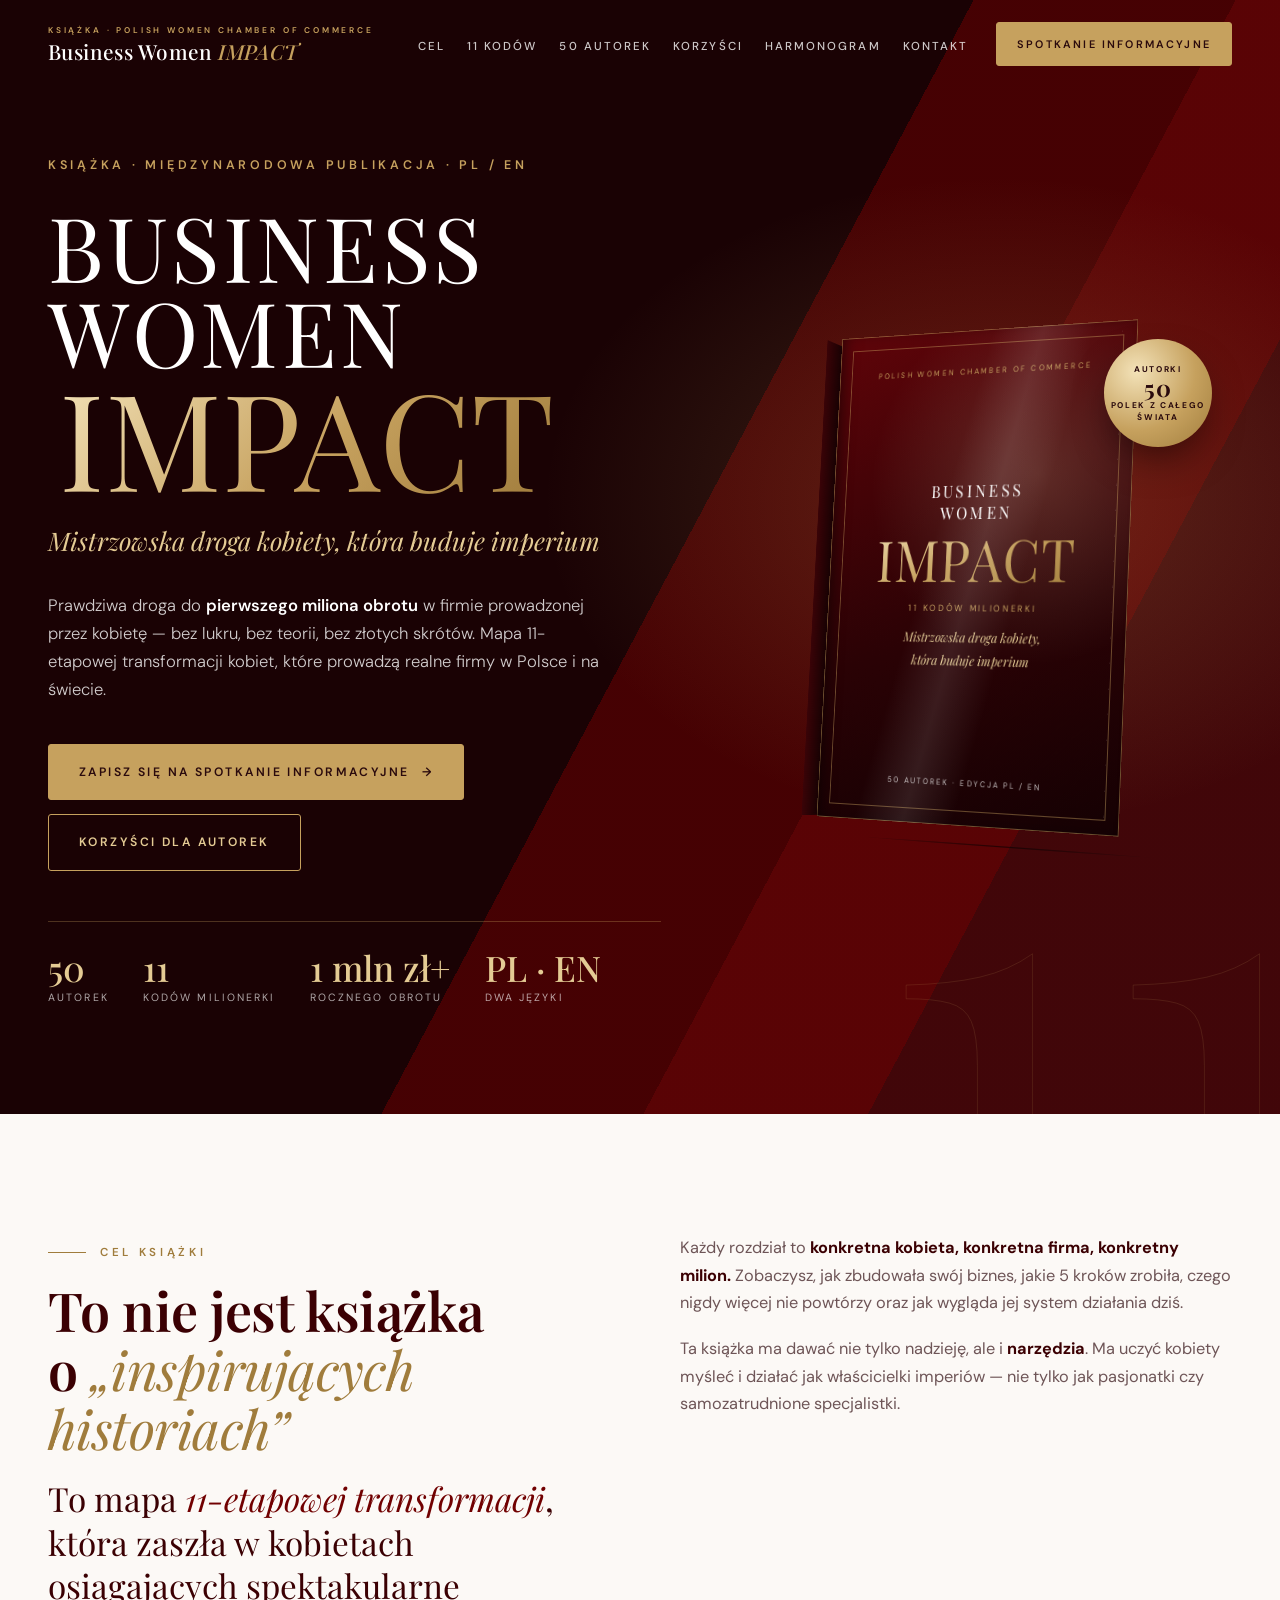
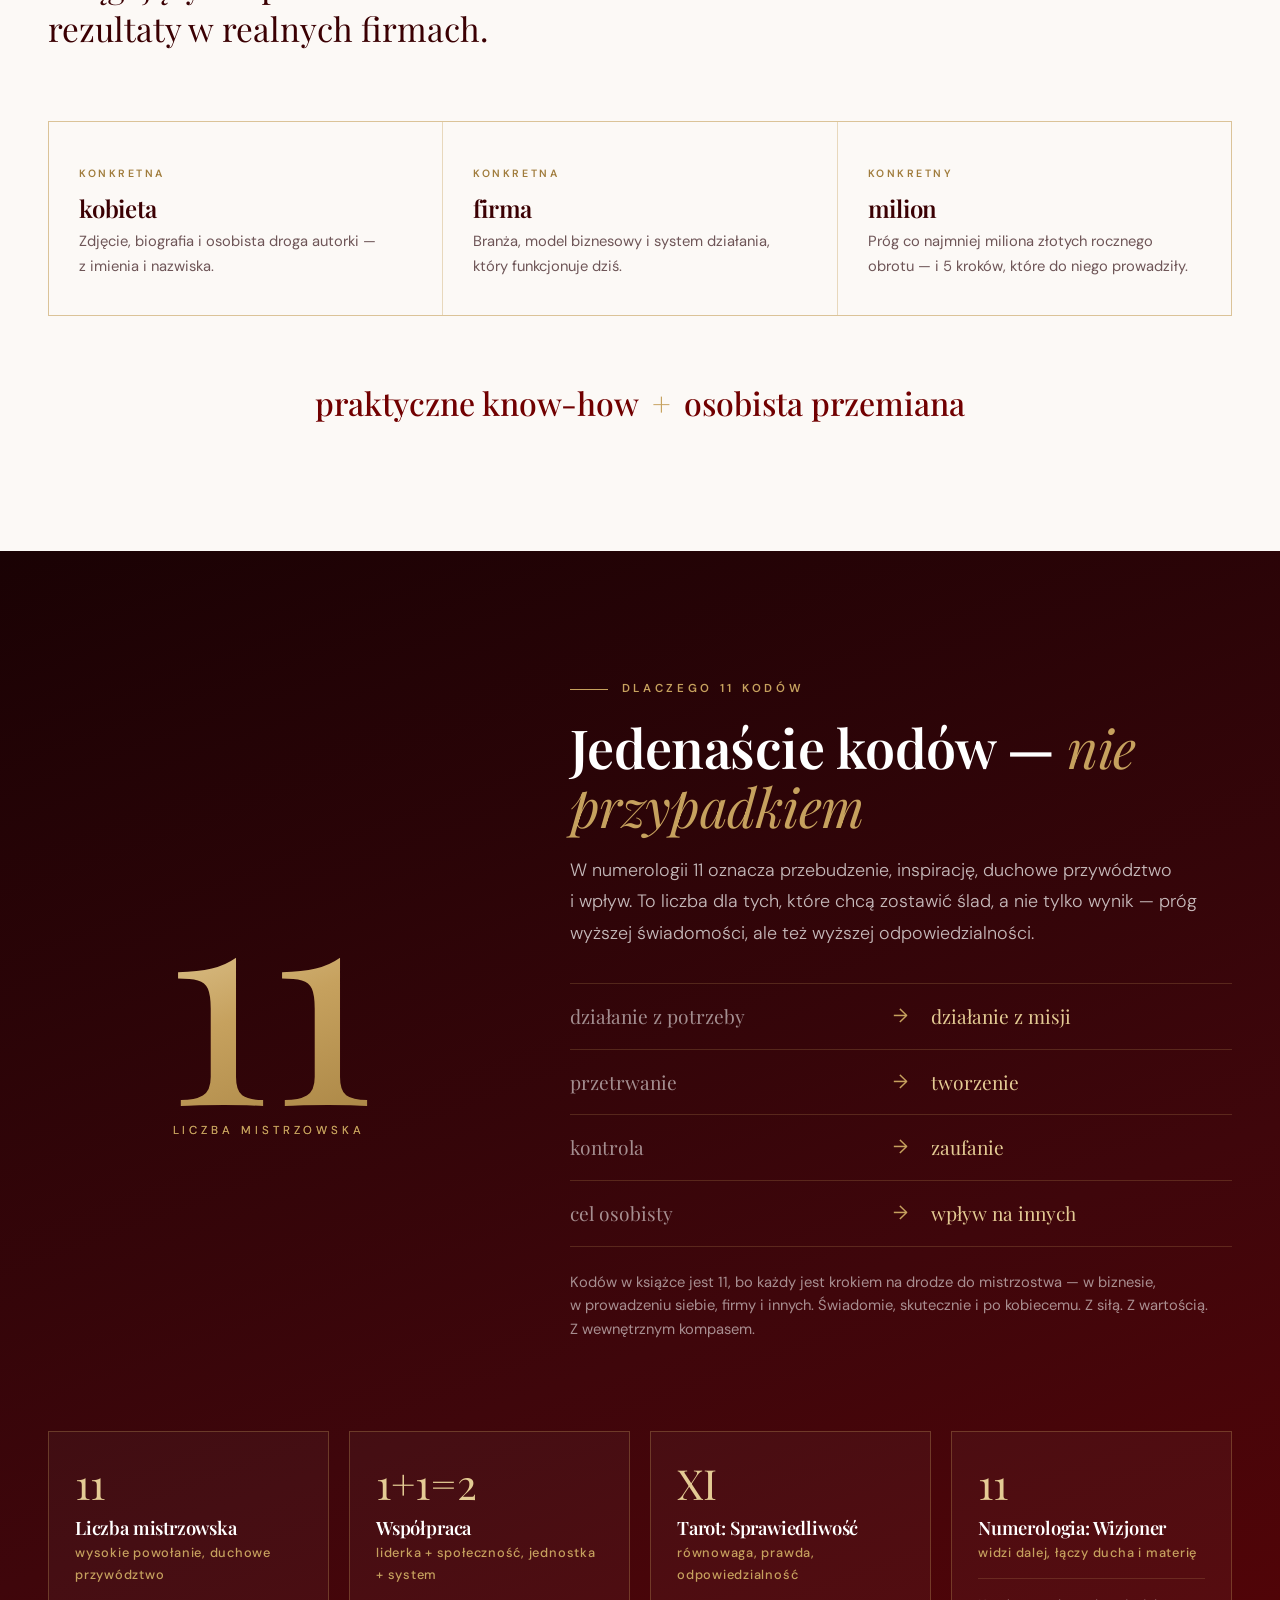
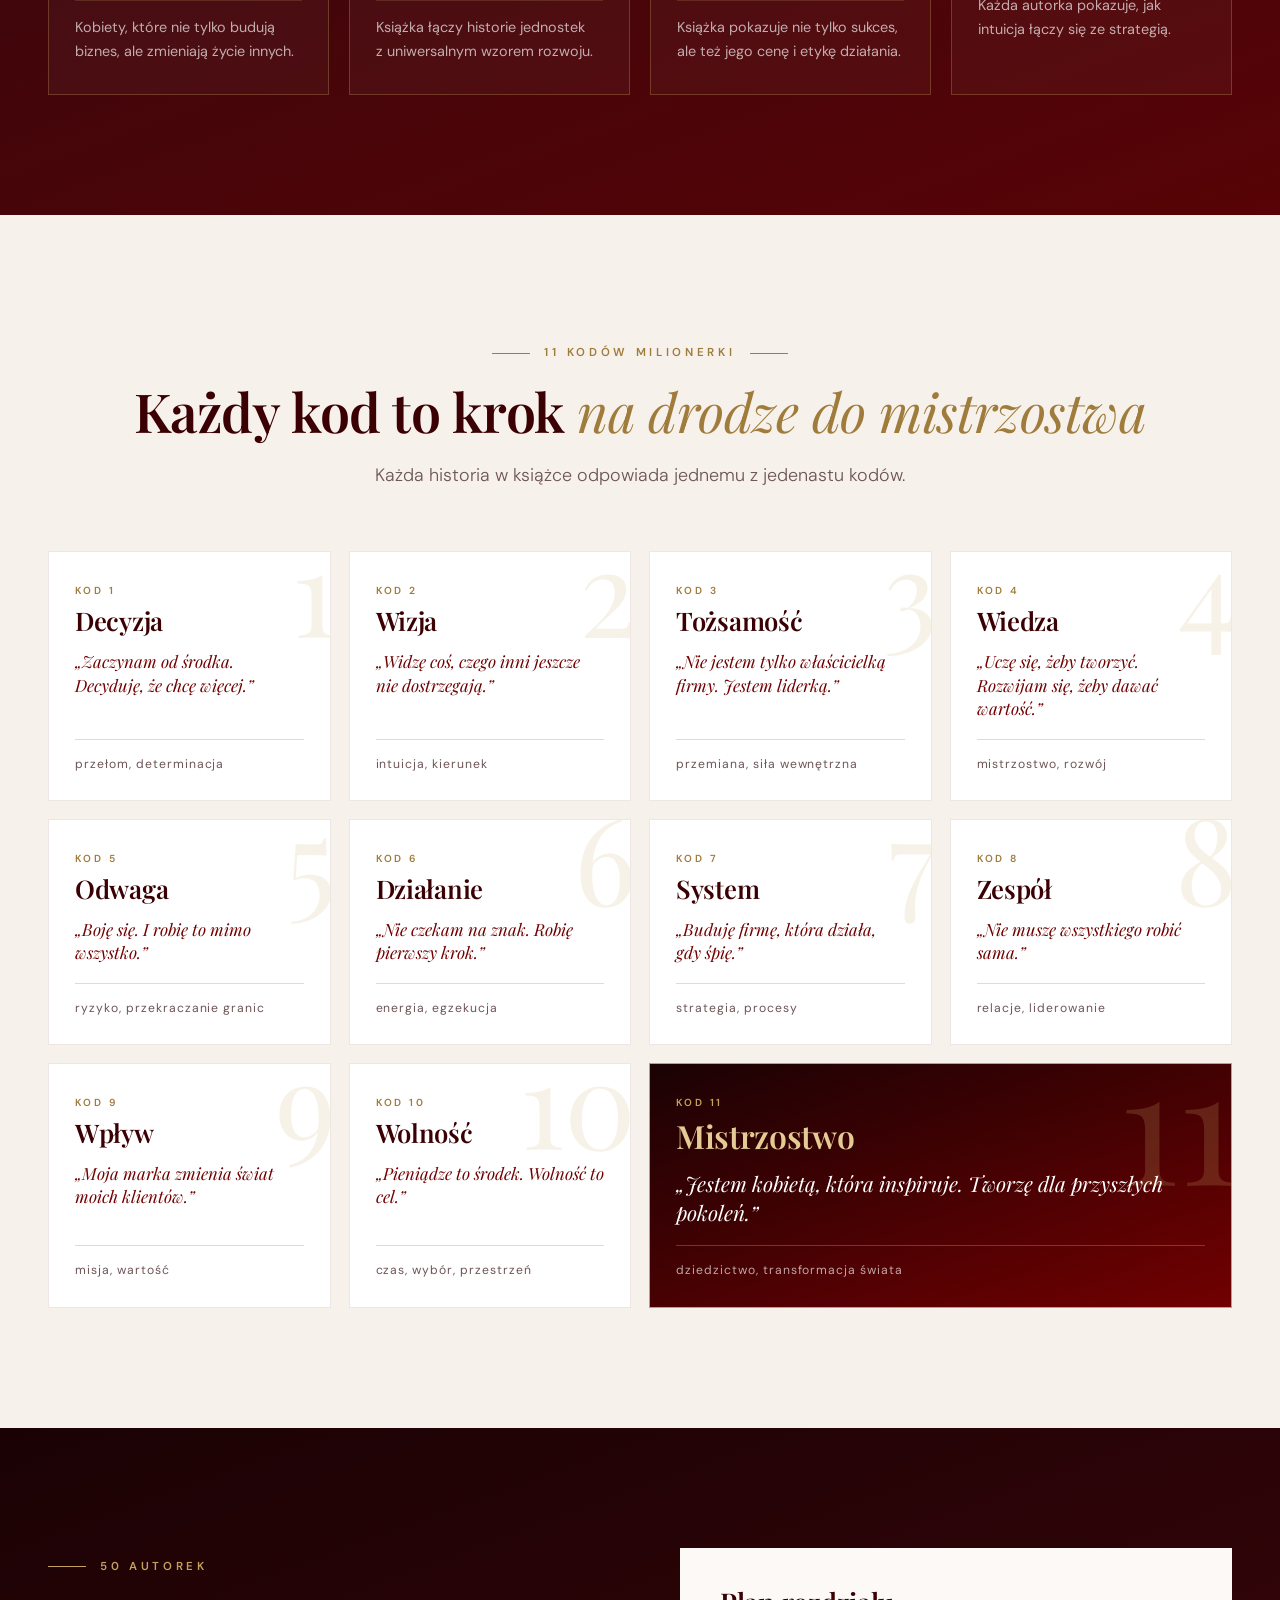
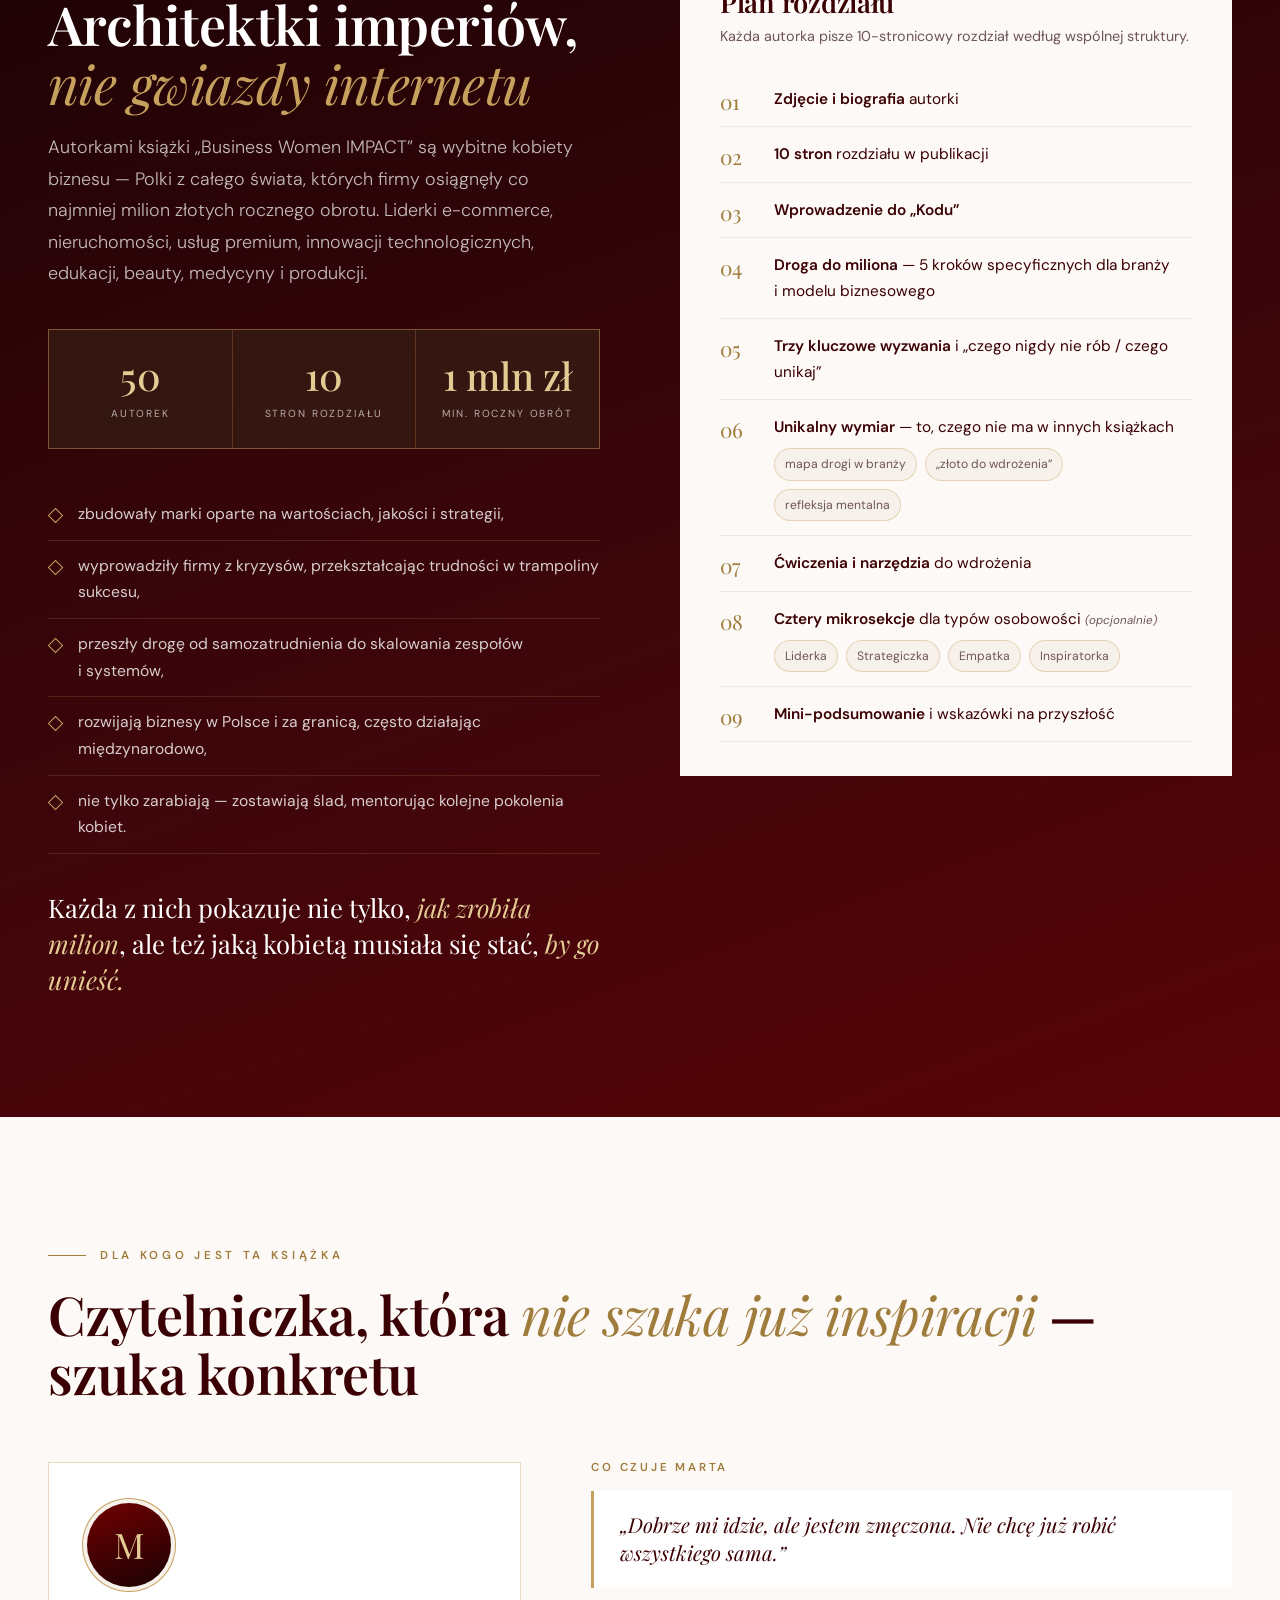
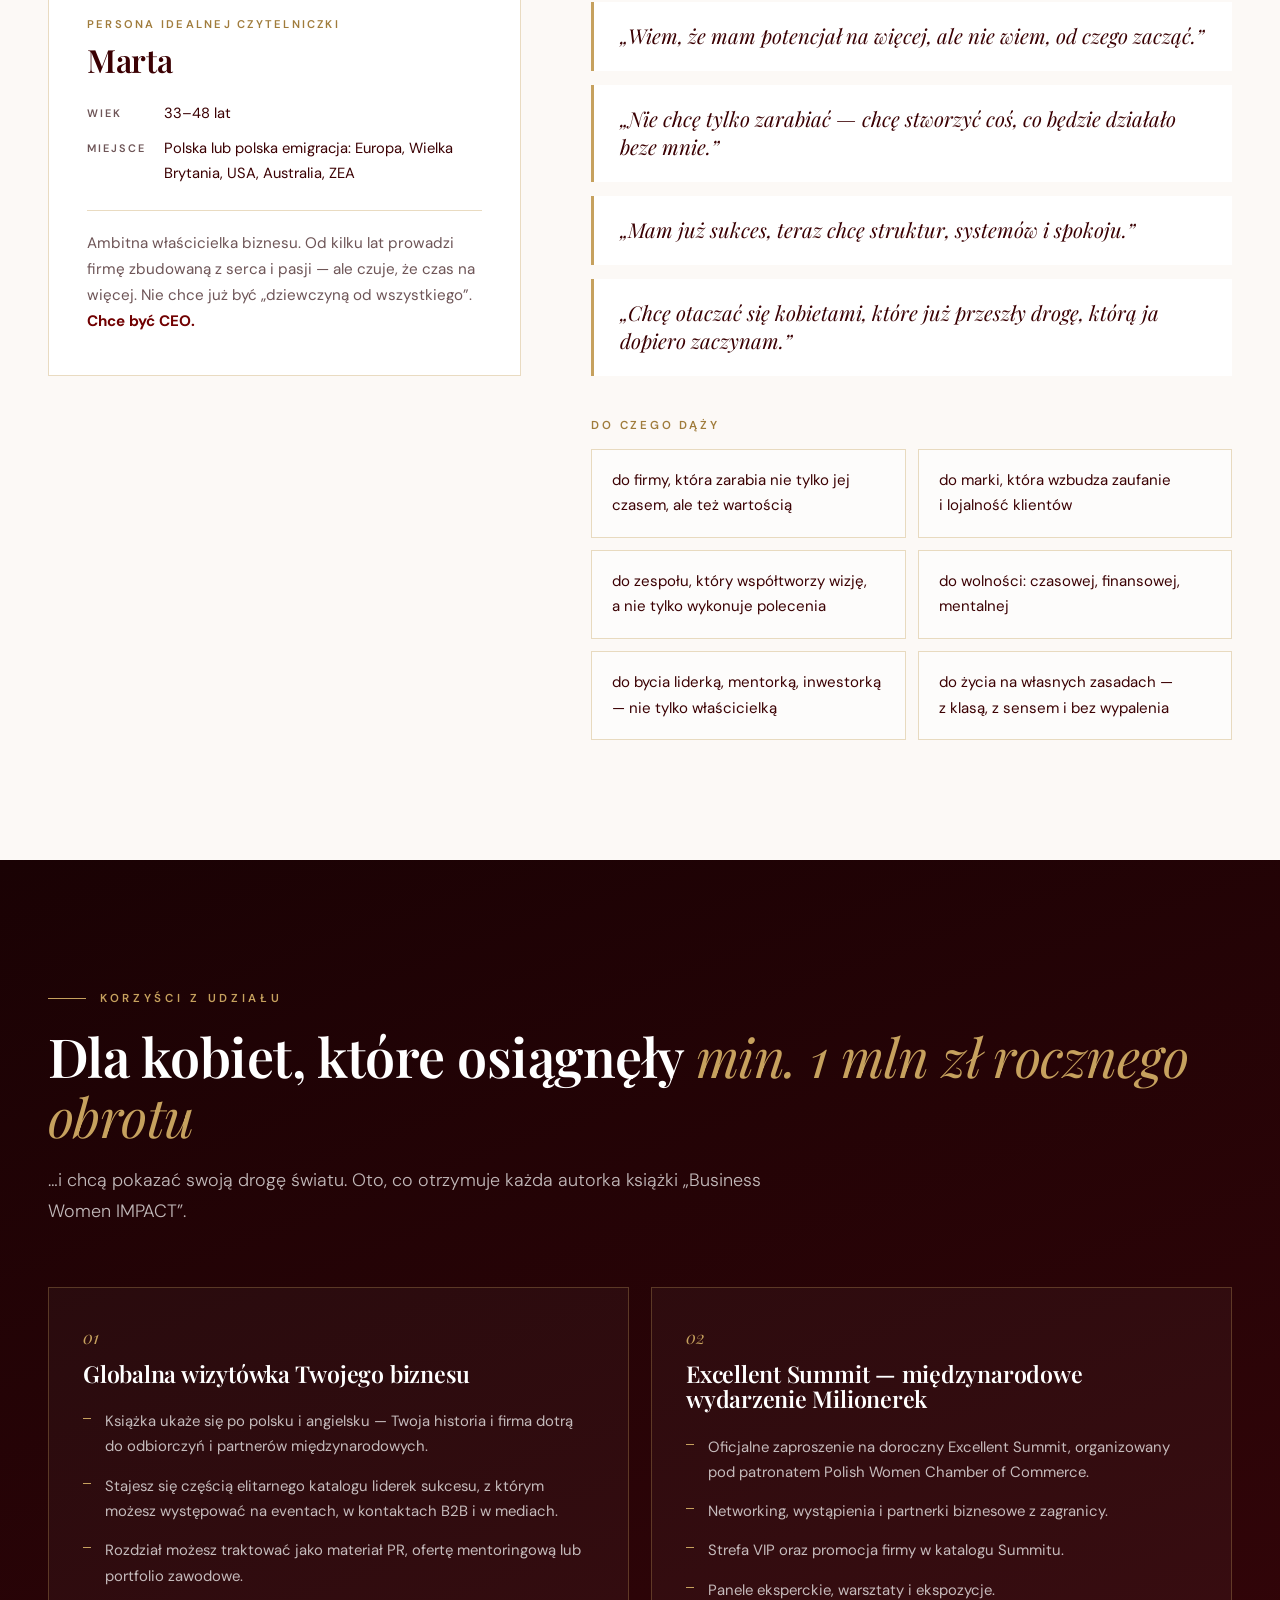
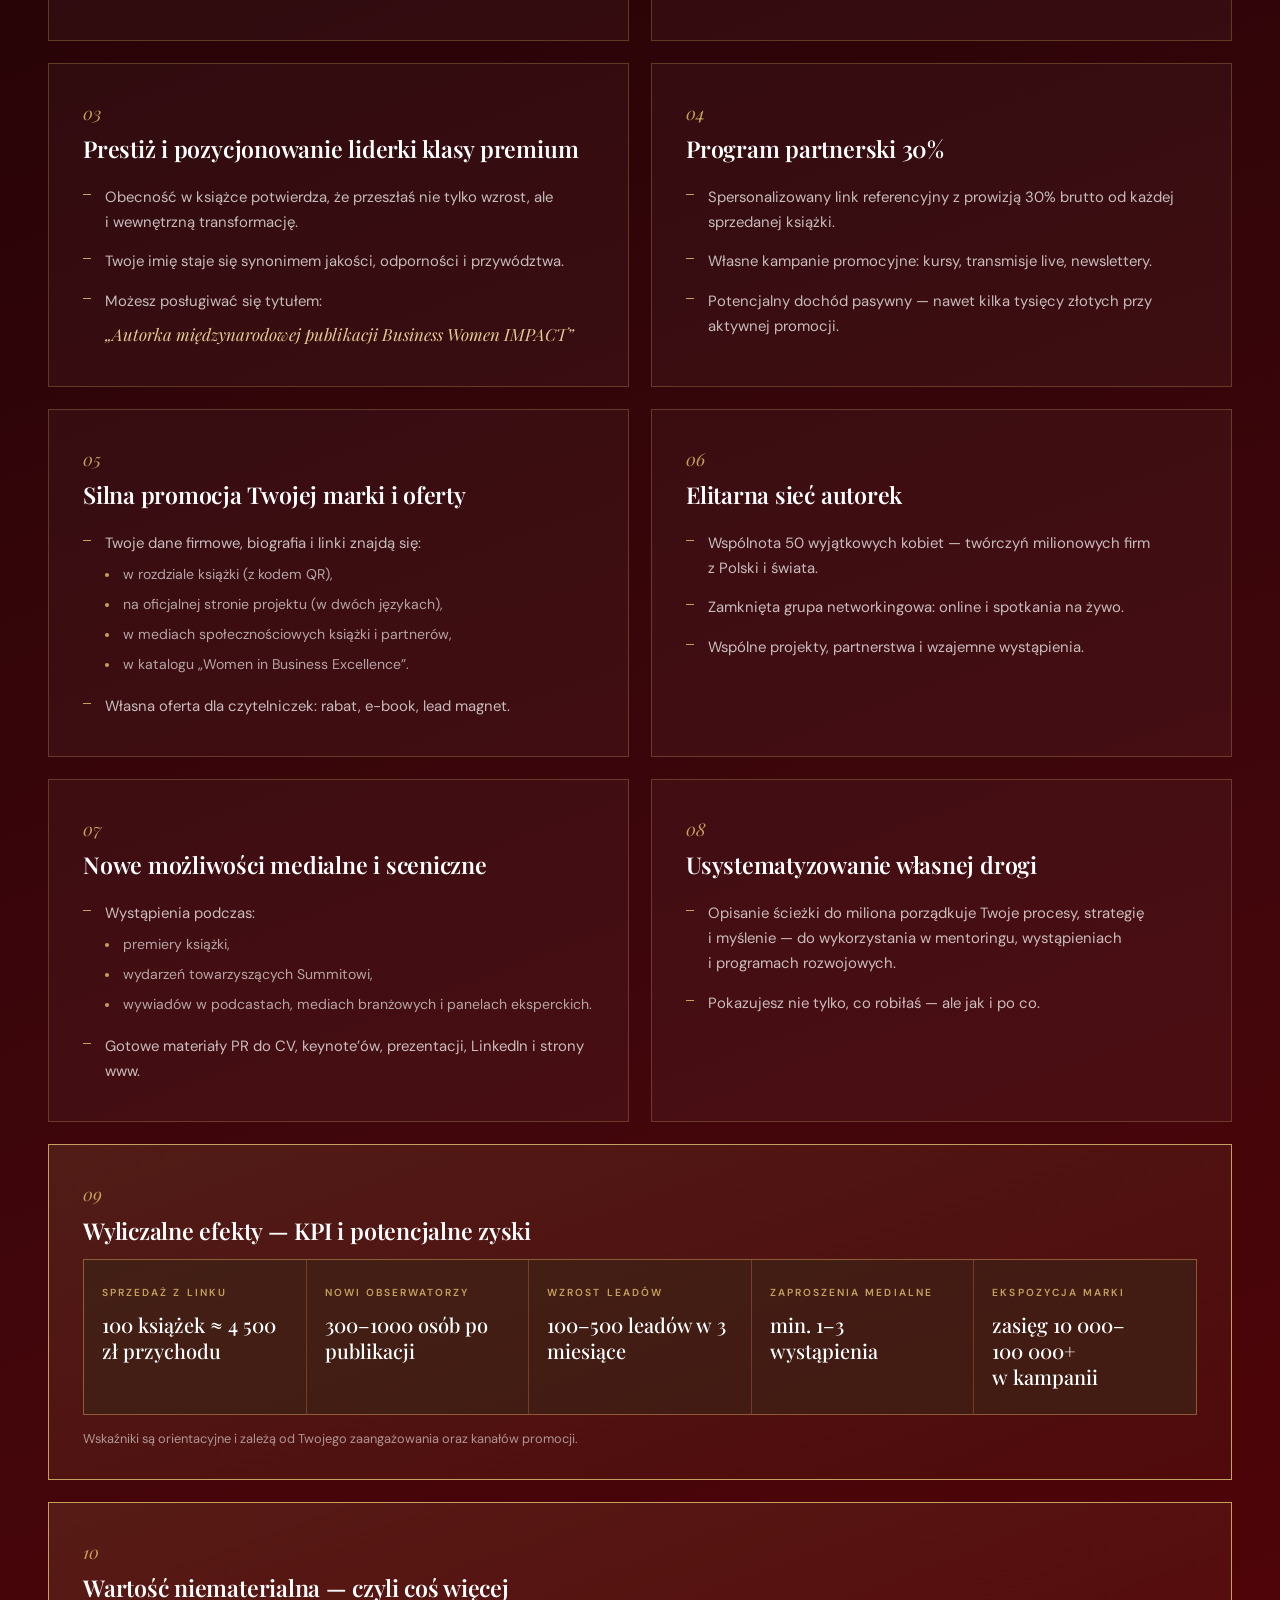
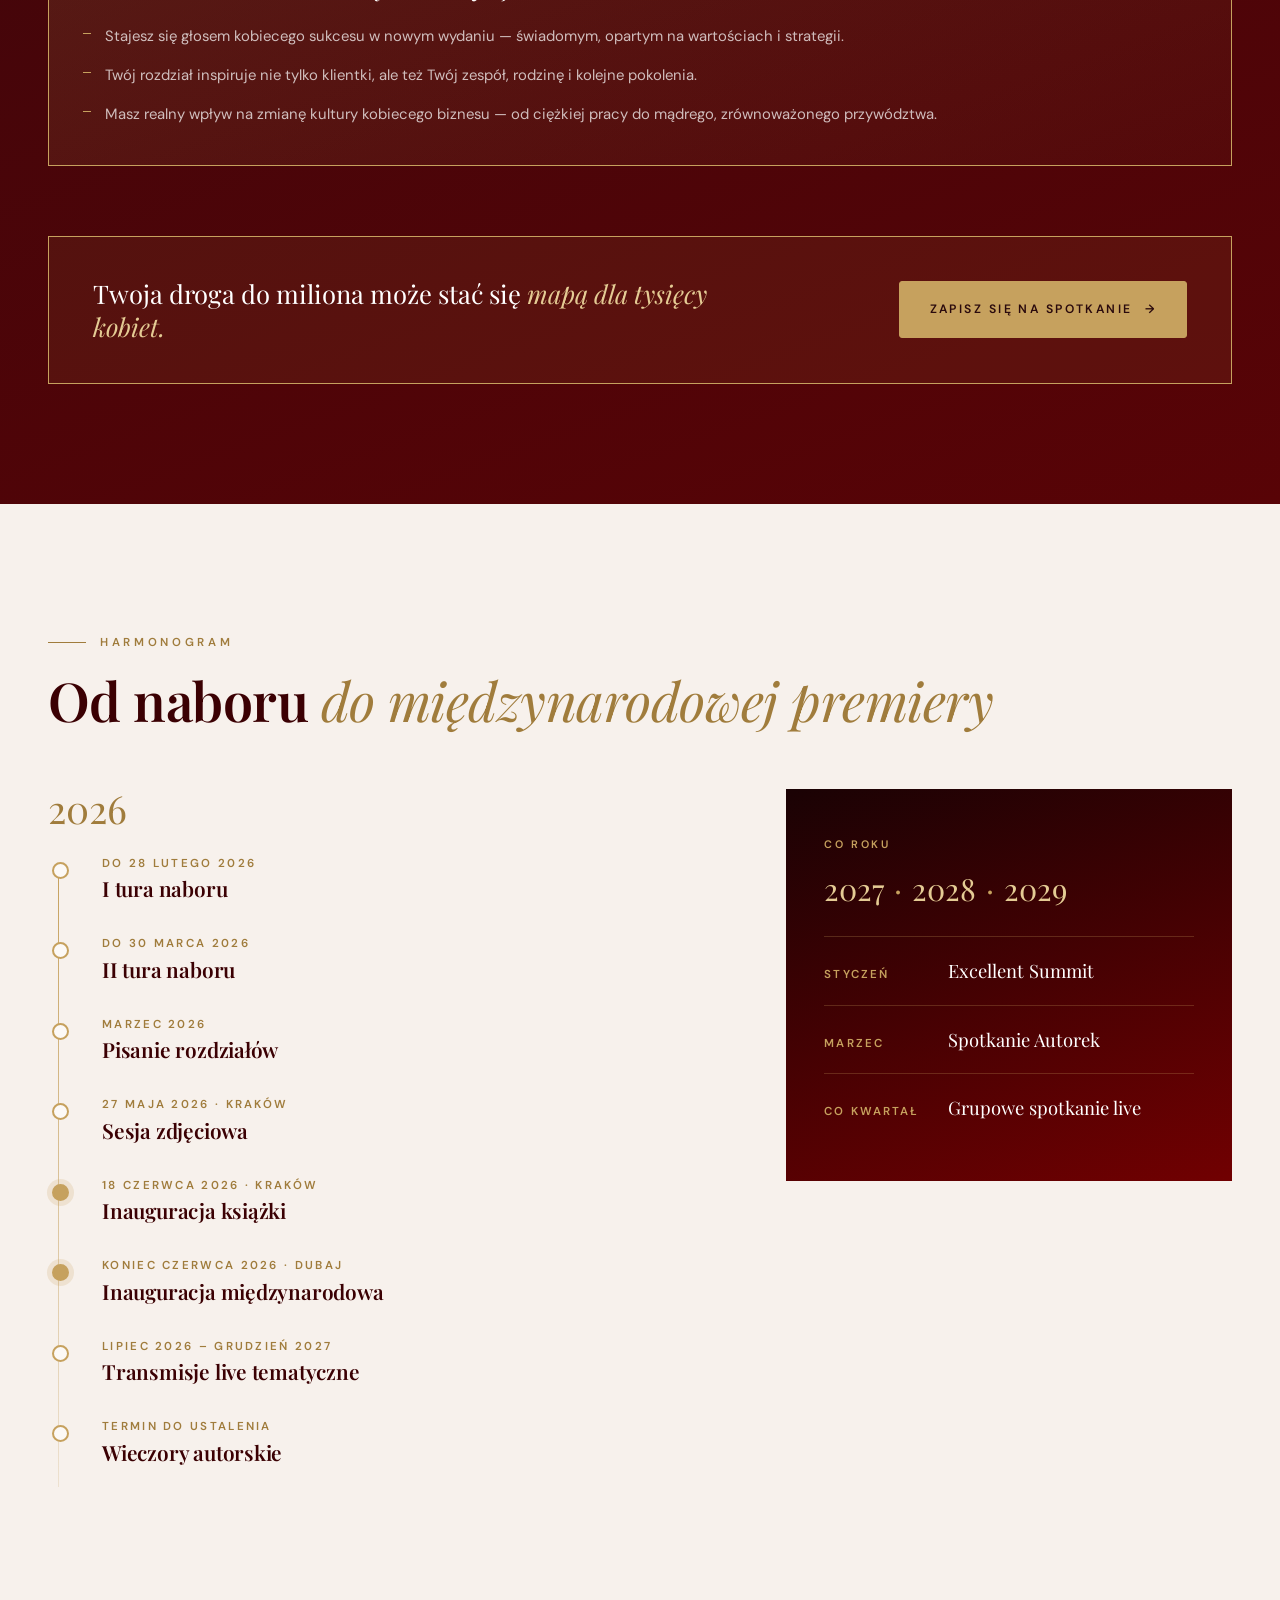
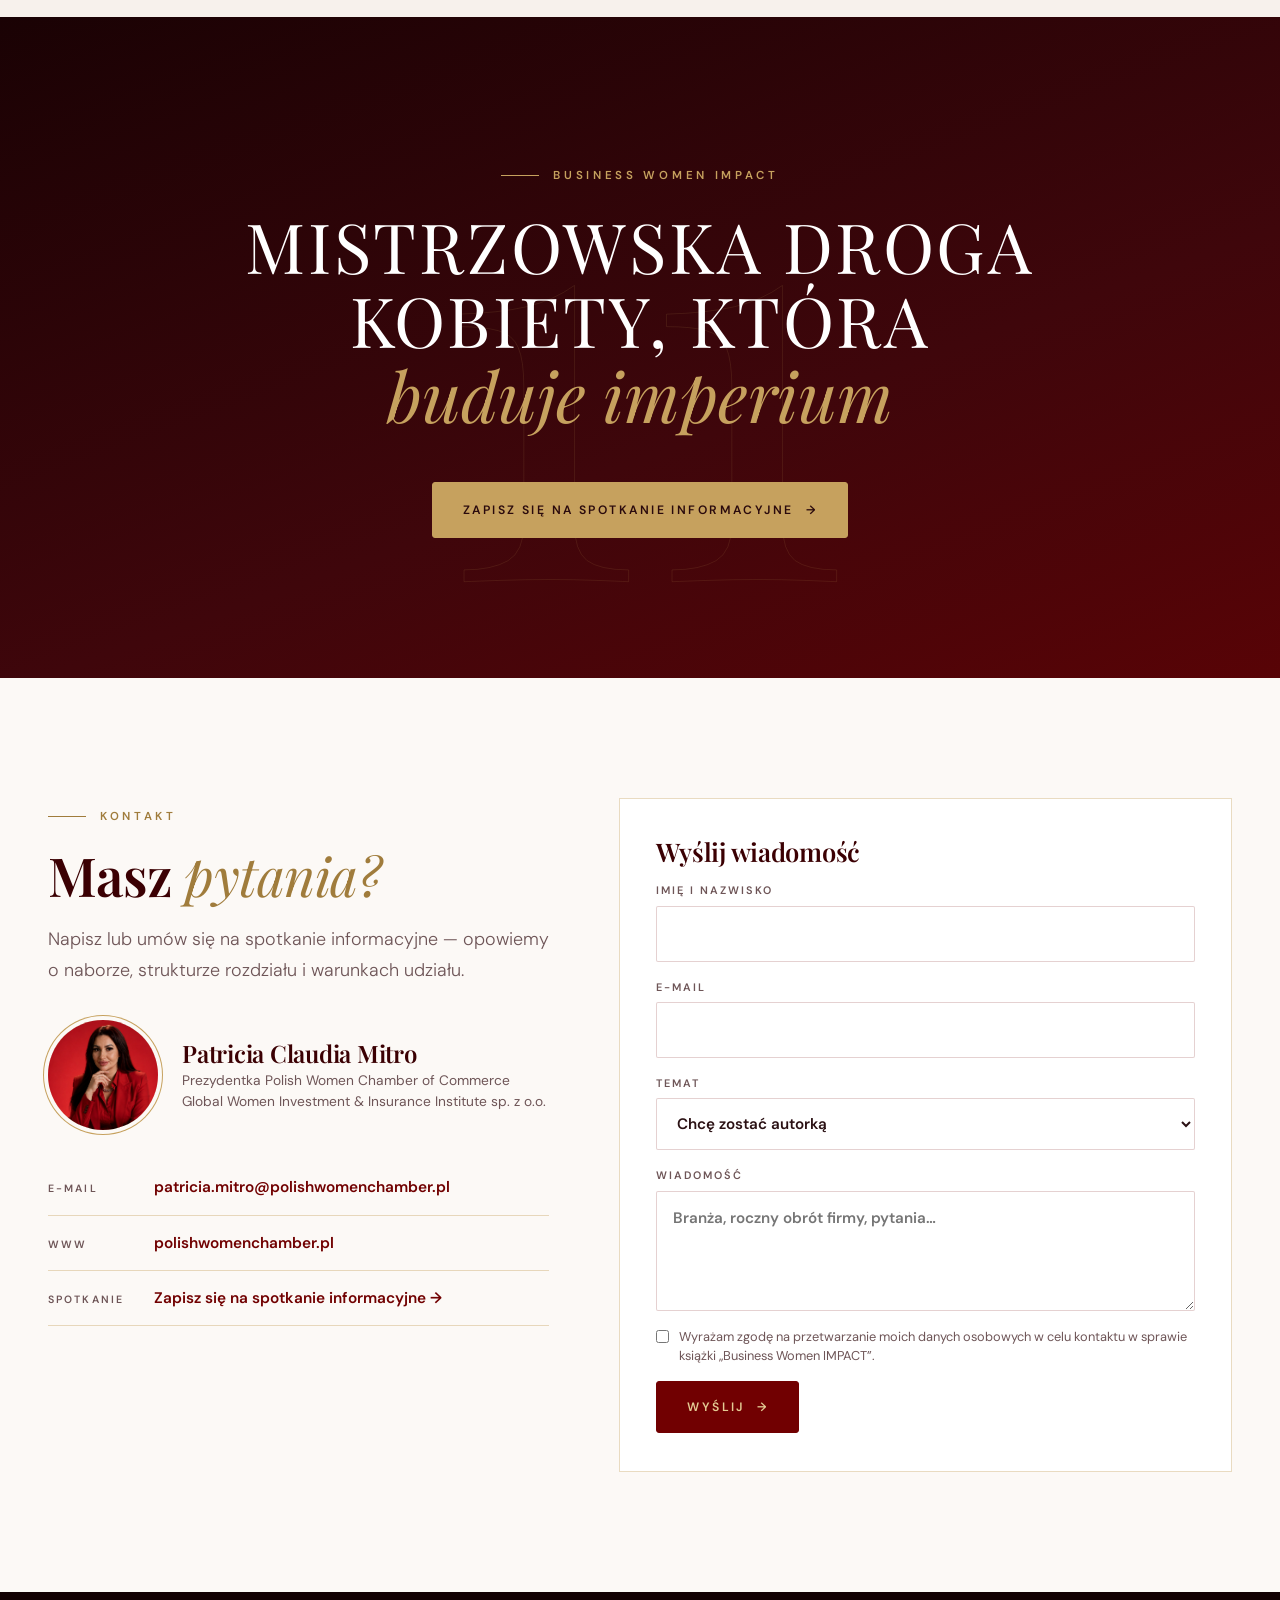
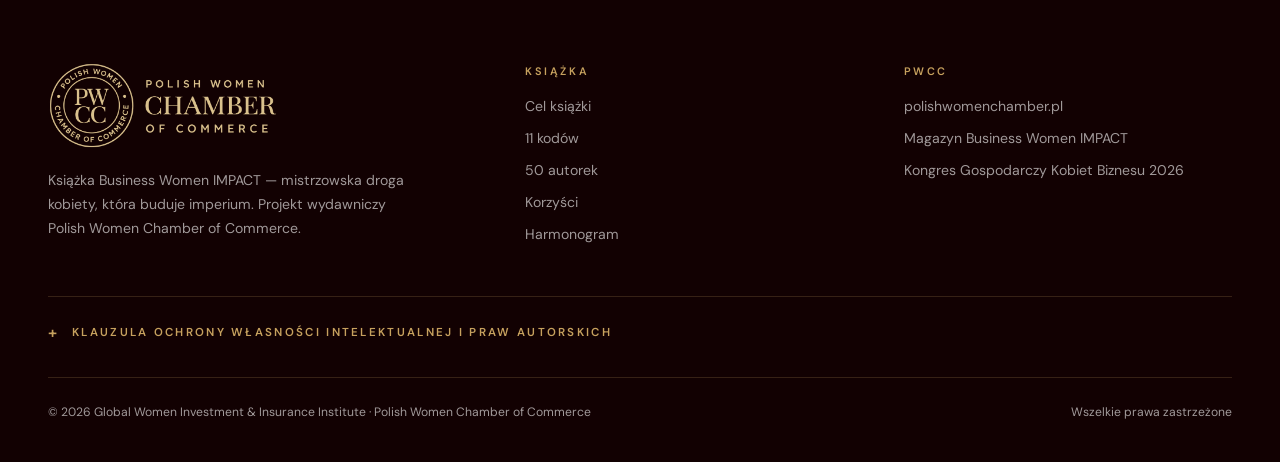
<file: ksiazka/index.html>
<!DOCTYPE html>
<html lang="pl">
<head>
<meta charset="UTF-8">
<meta name="viewport" content="width=device-width, initial-scale=1">
<title>Książka Business Women IMPACT · 50 autorek, 11 kodów</title>
<meta name="description" content="Business Women IMPACT — międzynarodowa książka Polish Women Chamber of Commerce (PL / EN). 50 autorek, które zbudowały firmy z co najmniej milionem złotych rocznego obrotu, i 11 kodów drogi do pierwszego miliona.">
<meta property="og:title" content="Książka Business Women IMPACT · Mistrzowska droga kobiety, która buduje imperium">
<meta property="og:description" content="50 autorek, 11 kodów, jedna mapa drogi do pierwszego miliona obrotu w firmie prowadzonej przez kobietę. Publikacja PL / EN, Excellent Summit, program partnerski 30%.">
<meta property="og:url" content="https://kongresgospodarczypwcc.pl/ksiazka/">
<meta property="og:type" content="website">
<meta property="og:image" content="https://kongresgospodarczypwcc.pl/assets/patricia-claudia-mitro.jpg">
<link rel="canonical" href="https://kongresgospodarczypwcc.pl/ksiazka/">
<meta name="theme-color" content="#1A0204">
<link rel="preconnect" href="https://fonts.googleapis.com">
<link rel="preconnect" href="https://fonts.gstatic.com" crossorigin>
<link href="https://fonts.googleapis.com/css2?family=Playfair+Display:ital,wght@0,400;0,500;0,600;0,700;1,400;1,500;1,600&family=DM+Sans:opsz,wght@9..40,300;9..40,400;9..40,500;9..40,600;9..40,700&display=swap" rel="stylesheet">
<style>
/* =========================================================
   PALETA — taka sama jak na stronie Kongresu i magazynu
   ========================================================= */
:root{
  --navy:#710001;
  --ink:#1A0204;
  --ink-2:#3B0003;
  --gold:#C6A15E;
  --gold-light:#E4CB94;
  --gold-deep:#A07C3C;
  --champagne:#F3E2B8;
  --cream:#F7F1EC;
  --paper:#FCF9F6;
  --text:#2B1114;
  --muted:#6E5557;
  --line:rgba(198,161,94,.38);
  --serif:'Playfair Display', 'Bodoni 72', Didot, Georgia, serif;
  --sans:'DM Sans', system-ui, -apple-system, 'Segoe UI', sans-serif;
  --max:1240px;
}
*{box-sizing:border-box;margin:0;padding:0}
html{scroll-behavior:smooth;scroll-padding-top:84px}
body{font-family:var(--sans);color:var(--text);background:var(--paper);line-height:1.7;-webkit-font-smoothing:antialiased;overflow-x:hidden}
img{max-width:100%;display:block}
a{color:inherit;text-decoration:none}
.wrap{max-width:var(--max);margin:0 auto;padding:0 28px}
section{padding:120px 0;position:relative}
.eyebrow{font-size:.72rem;letter-spacing:.32em;text-transform:uppercase;color:var(--gold-deep);font-weight:600;display:inline-flex;align-items:center;gap:14px}
.eyebrow::before{content:"";width:38px;height:1px;background:currentColor}
.dark .eyebrow{color:var(--gold)}
h1,h2,h3,h4{font-family:var(--serif);font-weight:600;line-height:1.1;letter-spacing:-.01em}
h2{font-size:clamp(2.1rem,4.2vw,3.4rem);margin:18px 0 20px;color:var(--ink-2)}
h2 em{font-style:italic;font-weight:400;color:var(--gold-deep)}
.dark h2{color:#fff}
.dark h2 em{color:var(--gold)}
.lead{font-weight:300;font-size:clamp(1.05rem,1.4vw,1.2rem);line-height:1.75;color:var(--muted);max-width:720px}
.dark .lead{color:rgba(255,255,255,.72)}
.head{margin-bottom:60px}
.head.center{text-align:center}
.head.center .lead{margin:0 auto}
.head.center .eyebrow::after{content:"";width:38px;height:1px;background:currentColor}
.dark{background:linear-gradient(160deg,var(--ink) 0%,#3F060B 60%,var(--navy) 140%);color:#fff}
.cream{background:var(--cream)}
.btn{display:inline-flex;align-items:center;gap:12px;padding:17px 30px;border-radius:3px;font-size:.76rem;letter-spacing:.2em;text-transform:uppercase;font-weight:600;border:1px solid var(--gold);transition:all .3s ease;cursor:pointer;white-space:nowrap;font-family:var(--sans)}
.btn-gold{background:var(--gold);color:#2A0A0D}
.btn-gold:hover{background:var(--gold-light);transform:translateY(-2px);box-shadow:0 14px 34px -12px rgba(201,164,92,.7)}
.btn-ghost{color:var(--gold-light);background:transparent}
.btn-ghost:hover{background:rgba(201,164,92,.12)}
.btn-dark{background:var(--navy);color:var(--gold-light);border-color:var(--navy)}
.btn-dark:hover{background:var(--ink-2)}
.arr{transition:transform .3s}
.btn:hover .arr{transform:translateX(4px)}
.reveal{opacity:0;transform:translateY(28px);transition:opacity .9s ease,transform .9s cubic-bezier(.2,.8,.2,1)}
.reveal.in{opacity:1;transform:none}
@media (prefers-reduced-motion:reduce){.reveal{opacity:1;transform:none;transition:none}html{scroll-behavior:auto}*{animation:none!important}}
.note{font-size:.8rem;color:var(--muted);line-height:1.6}
.dark .note{color:rgba(255,255,255,.55)}

/* ================= MENU ================= */
header.nav{position:fixed;top:0;left:0;right:0;z-index:60;transition:background .35s,box-shadow .35s,padding .35s;padding:22px 0}
header.nav.solid{background:rgba(26,2,4,.94);backdrop-filter:blur(14px);-webkit-backdrop-filter:blur(14px);box-shadow:0 1px 0 rgba(198,161,94,.25);padding:12px 0}
header.nav .wrap{display:flex;align-items:center;gap:28px}
.brand{display:flex;align-items:center;gap:12px;color:#fff;flex:none;line-height:1}
.brand .n{font-family:var(--serif);font-size:1.9rem;color:var(--gold-light);font-weight:500}
.brand span{display:flex;flex-direction:column}
.brand small{font-size:.52rem;letter-spacing:.34em;text-transform:uppercase;color:var(--gold);font-weight:600}
.brand b{font-family:var(--serif);font-weight:500;font-size:1.3rem;letter-spacing:.02em;margin-top:5px}
.brand b i{color:var(--gold);font-weight:500}
.menu{display:flex;gap:22px;list-style:none;margin-left:auto}
.menu a{white-space:nowrap}
.menu a{font-size:.72rem;letter-spacing:.18em;text-transform:uppercase;color:rgba(255,255,255,.78);font-weight:500;transition:color .25s}
.menu a:hover{color:var(--gold-light)}
header.nav .btn{padding:12px 20px;font-size:.68rem}
.burger{display:none;width:40px;height:40px;position:relative;margin-left:auto;background:none;border:0;cursor:pointer}
.burger span,.burger::before,.burger::after{content:"";position:absolute;left:9px;right:9px;height:1.5px;background:var(--gold-light);transition:transform .3s,opacity .3s}
.burger span{top:19px}.burger::before{top:12px}.burger::after{top:26px}
.nav-open .burger span{opacity:0}
.nav-open .burger::before{transform:translateY(7px) rotate(45deg)}
.nav-open .burger::after{transform:translateY(-7px) rotate(-45deg)}

/* ================= HERO ================= */
.hero{min-height:100vh;display:flex;align-items:center;padding:150px 0 110px;overflow:hidden;background:var(--ink);color:#fff}
.hero::before{content:"";position:absolute;inset:0;background:
  radial-gradient(700px 500px at 78% 45%,rgba(198,161,94,.22),transparent 65%),
  linear-gradient(118deg,transparent 0 52%,rgba(113,0,1,.5) 52% 78%,transparent 78%),
  linear-gradient(118deg,transparent 0 66%,rgba(138,14,18,.35) 66% 100%);pointer-events:none}
.hero .ghost{position:absolute;right:-4vw;bottom:-12vw;font-family:var(--serif);font-size:48vw;line-height:.8;color:transparent;-webkit-text-stroke:1px rgba(198,161,94,.14);pointer-events:none;user-select:none}
.hero .wrap > *{min-width:0}
.hero .wrap{position:relative;display:grid;grid-template-columns:1.1fr .9fr;gap:70px;align-items:center;width:100%}
.hero .kicker{font-size:.78rem;letter-spacing:.3em;text-transform:uppercase;color:var(--gold);font-weight:600}
.hero h1{font-weight:400;margin:26px 0 0;font-size:clamp(3rem,7vw,5.8rem);letter-spacing:.04em;text-transform:uppercase;line-height:.95}
.hero h1 span{display:inline-block;font-size:1.5em;letter-spacing:0;margin-left:.08em;background:linear-gradient(135deg,var(--champagne),var(--gold) 55%,var(--gold-deep));-webkit-background-clip:text;background-clip:text;color:transparent}
.hero .tag{font-family:var(--serif);font-style:italic;font-size:clamp(1.2rem,2vw,1.6rem);color:var(--gold-light);margin-top:18px}
.hero p.claim{font-size:clamp(1rem,1.3vw,1.12rem);font-weight:300;color:rgba(255,255,255,.8);margin-top:28px;max-width:560px}
.hero p.claim b{color:#fff;font-weight:600}
.hero .cta{display:flex;flex-wrap:wrap;gap:14px;margin-top:40px}
.hero .facts{display:flex;flex-wrap:wrap;gap:34px;margin-top:50px;padding-top:28px;border-top:1px solid rgba(198,161,94,.3)}
.hero .facts div{line-height:1}
.hero .facts strong{display:block;font-family:var(--serif);font-weight:500;font-size:2.2rem;color:var(--gold-light)}
.hero .facts span{display:block;margin-top:8px;font-size:.66rem;letter-spacing:.2em;text-transform:uppercase;color:rgba(255,255,255,.65)}

/* książka 3D */
.book-stage{perspective:1800px;display:flex;justify-content:center;position:relative}
.book{width:min(330px,80vw);aspect-ratio:2/3;position:relative;transform-style:preserve-3d;transform:rotateY(-26deg) rotateX(6deg);transition:transform 1.1s cubic-bezier(.2,.8,.2,1);animation:float 8s ease-in-out infinite}
.book-stage:hover .book{transform:rotateY(-10deg) rotateX(2deg)}
@keyframes float{50%{translate:0 -12px}}
.book .front{position:absolute;inset:0;background:
  radial-gradient(circle at 70% 30%,rgba(243,226,184,.18),transparent 45%),
  linear-gradient(165deg,#5E0409 0%,#2A0205 60%,#150103 100%);
  box-shadow:inset 0 0 0 1px rgba(198,161,94,.5),inset 10px 0 18px -8px rgba(0,0,0,.6);padding:28px 26px;display:flex;flex-direction:column;overflow:hidden;transform:translateZ(18px)}
.book .front::after{content:"";position:absolute;inset:0;background:linear-gradient(105deg,transparent 38%,rgba(255,255,255,.1) 50%,transparent 62%)}
.book .spine{position:absolute;top:0;bottom:0;left:0;width:36px;background:linear-gradient(90deg,#120102,#3A0307);transform:rotateY(-90deg) translateZ(18px) translateX(-18px);transform-origin:left}
.book .pages{position:absolute;top:4px;bottom:4px;right:0;width:34px;background:repeating-linear-gradient(90deg,#F7EFE2 0 1px,#E2D4BD 1px 2px);transform:rotateY(90deg) translateZ(-16px) translateX(17px);transform-origin:right}
.book .shadow{position:absolute;left:8%;right:-6%;bottom:-40px;height:40px;background:radial-gradient(ellipse at center,rgba(0,0,0,.6),transparent 70%);transform:translateZ(-30px) rotateX(90deg)}
.book .frame{position:absolute;inset:14px;border:1px solid rgba(198,161,94,.45)}
.book .pub{position:relative;font-size:.5rem;letter-spacing:.3em;text-transform:uppercase;color:var(--gold);text-align:center;margin-top:8px}
.book .ttl{position:relative;text-align:center;margin-top:auto;font-family:var(--serif);text-transform:uppercase;color:#fff;letter-spacing:.2em;font-size:1.05rem;line-height:1.3}
.book .codes11{position:relative;text-align:center;font-size:.56rem;letter-spacing:.3em;text-transform:uppercase;color:var(--gold);margin-top:14px}
.book .num{position:relative;text-align:center;font-family:var(--serif);font-size:3.6rem;line-height:1;margin:6px 0 0;letter-spacing:.02em;background:linear-gradient(160deg,var(--champagne),var(--gold) 50%,var(--gold-deep));-webkit-background-clip:text;background-clip:text;color:transparent}
.book .sub{position:relative;text-align:center;font-family:var(--serif);font-style:italic;color:var(--gold-light);font-size:.82rem;margin-top:10px}
.book .auth{position:relative;text-align:center;margin-top:auto;font-size:.5rem;letter-spacing:.26em;text-transform:uppercase;color:rgba(255,255,255,.75);padding-bottom:6px}
.badge{position:absolute;top:2%;right:4%;z-index:4;width:108px;height:108px;border-radius:50%;background:radial-gradient(circle at 30% 30%,var(--champagne),var(--gold) 55%,var(--gold-deep));display:grid;place-items:center;text-align:center;color:#2A0A0D;box-shadow:0 18px 40px -12px rgba(0,0,0,.6);font-size:.52rem;letter-spacing:.2em;text-transform:uppercase;font-weight:700;line-height:1.35}
.badge strong{display:block;font-family:var(--serif);font-size:1.45rem;letter-spacing:.04em;line-height:1.1}

/* ================= CEL ================= */
.goal{display:grid;grid-template-columns:1fr 1fr;gap:80px;align-items:start}
.goal .big{font-family:var(--serif);font-size:clamp(1.5rem,2.6vw,2.2rem);line-height:1.3;color:var(--ink-2)}
.goal .big em{font-style:italic;color:var(--navy)}
.goal p + p{margin-top:18px}
.goal .body p{color:var(--muted);font-size:1.02rem}
.goal .body p b{color:var(--ink-2)}
.trio{display:grid;grid-template-columns:repeat(3,1fr);gap:1px;background:var(--line);border:1px solid var(--line);margin-top:70px}
.trio div{background:var(--paper);padding:36px 30px}
.trio span{font-size:.66rem;letter-spacing:.24em;text-transform:uppercase;color:var(--gold-deep);font-weight:600}
.trio h3{font-size:1.5rem;color:var(--ink-2);margin-top:10px}
.trio p{font-size:.92rem;color:var(--muted);margin-top:8px}
.formula{margin-top:60px;text-align:center;font-family:var(--serif);font-size:clamp(1.4rem,2.6vw,2rem);color:var(--ink-2)}
.formula b{font-weight:500;color:var(--navy)}
.formula i{color:var(--gold);font-style:normal;margin:0 .4em}

/* ================= DLACZEGO 11 ================= */
.why{display:grid;grid-template-columns:.8fr 1.2fr;gap:80px;align-items:center}
.why .eleven{font-family:var(--serif);font-size:clamp(10rem,22vw,19rem);line-height:.8;text-align:center;background:linear-gradient(160deg,var(--champagne),var(--gold) 50%,var(--gold-deep));-webkit-background-clip:text;background-clip:text;color:transparent;position:relative}
.why .eleven small{display:block;font-family:var(--sans);font-size:.72rem;letter-spacing:.34em;text-transform:uppercase;color:var(--gold);-webkit-text-fill-color:var(--gold);margin-top:24px}
.shift{list-style:none;margin-top:34px}
.shift li{display:grid;grid-template-columns:1fr 40px 1fr;align-items:center;gap:10px;padding:16px 0;border-bottom:1px solid rgba(198,161,94,.22);font-family:var(--serif);font-size:1.2rem}
.shift li:first-child{border-top:1px solid rgba(198,161,94,.22)}
.shift .from{color:rgba(255,255,255,.55)}
.shift .to{color:var(--gold-light)}
.shift .ar{color:var(--gold);text-align:center;font-family:var(--sans)}
.symbols{display:grid;grid-template-columns:repeat(4,1fr);gap:20px;margin-top:90px}
.sym{border:1px solid rgba(198,161,94,.3);padding:30px 26px;background:rgba(255,255,255,.03);transition:border-color .3s,background .3s,transform .3s}
.sym:hover{border-color:var(--gold);background:rgba(255,255,255,.06);transform:translateY(-4px)}
.sym .n{font-family:var(--serif);font-size:2.6rem;line-height:1;color:var(--gold-light)}
.sym h3{font-size:1.15rem;color:#fff;margin:14px 0 4px}
.sym .m{font-size:.8rem;letter-spacing:.06em;color:var(--gold);font-weight:500}
.sym p{font-size:.9rem;color:rgba(255,255,255,.66);margin-top:14px;padding-top:14px;border-top:1px solid rgba(198,161,94,.2)}

/* ================= 11 KODÓW ================= */
.codes{display:grid;grid-template-columns:repeat(4,1fr);gap:18px}
.code{position:relative;background:#fff;border:1px solid rgba(113,0,1,.1);padding:30px 26px 26px;overflow:hidden;transition:transform .35s,box-shadow .35s,border-color .35s;display:flex;flex-direction:column}
.code:hover{transform:translateY(-6px);box-shadow:0 30px 60px -30px rgba(113,0,1,.35);border-color:var(--gold)}
.code .no{position:absolute;right:-6px;top:-24px;font-family:var(--serif);font-size:7.5rem;line-height:1;color:rgba(198,161,94,.14);pointer-events:none}
.code .lbl{font-size:.64rem;letter-spacing:.24em;text-transform:uppercase;color:var(--gold-deep);font-weight:600;position:relative}
.code h3{font-size:1.6rem;color:var(--ink-2);margin-top:6px;position:relative}
.code blockquote{font-family:var(--serif);font-style:italic;font-size:1.05rem;line-height:1.4;color:var(--navy);margin-top:16px;flex:1;position:relative}
.code .kw{margin-top:18px;padding-top:14px;border-top:1px solid var(--line);font-size:.76rem;letter-spacing:.08em;color:var(--muted);position:relative}
.code.master{grid-column:span 2;background:linear-gradient(160deg,var(--ink),var(--navy));border-color:var(--gold)}
.code.master .no{color:rgba(198,161,94,.22);font-size:10rem}
.code.master h3{color:var(--gold-light);font-size:2rem}
.code.master blockquote{color:#fff;font-size:1.3rem}
.code.master .kw{color:rgba(255,255,255,.65);border-color:rgba(198,161,94,.35)}
.code.master .lbl{color:var(--gold)}

/* ================= AUTORKI ================= */
.authors{display:grid;grid-template-columns:1fr 1fr;gap:80px;align-items:start}
.auth-stats{display:grid;grid-template-columns:repeat(3,1fr);gap:1px;background:rgba(198,161,94,.3);border:1px solid rgba(198,161,94,.3);margin:40px 0}
.auth-stats div{background:rgba(26,2,4,.6);padding:26px 18px;text-align:center}
.auth-stats strong{display:block;font-family:var(--serif);font-size:2.4rem;line-height:1;color:var(--gold-light);font-weight:500}
.auth-stats span{display:block;margin-top:10px;font-size:.64rem;letter-spacing:.18em;text-transform:uppercase;color:rgba(255,255,255,.65)}
.ticks{list-style:none}
.ticks li{position:relative;padding:12px 0 12px 30px;border-bottom:1px solid rgba(198,161,94,.18);color:rgba(255,255,255,.8);font-size:.98rem}
.ticks li::before{content:"";position:absolute;left:2px;top:21px;width:9px;height:9px;border:1px solid var(--gold);transform:rotate(45deg)}
.architects{margin-top:36px;font-family:var(--serif);font-size:clamp(1.3rem,2vw,1.6rem);line-height:1.4;color:#fff}
.architects em{color:var(--gold-light)}
.architects + p{margin-top:14px;color:rgba(255,255,255,.7)}
.plan{background:var(--paper);color:var(--text);padding:40px 40px 34px}
.plan h3{font-size:1.7rem;color:var(--ink-2)}
.plan .sub{font-size:.9rem;color:var(--muted);margin-top:6px}
.plan ol{list-style:none;counter-reset:s;margin-top:24px}
.plan ol > li{counter-increment:s;position:relative;padding:14px 0 14px 54px;border-bottom:1px solid rgba(113,0,1,.08);font-size:.96rem;color:var(--ink-2)}
.plan ol > li::before{content:counter(s,decimal-leading-zero);position:absolute;left:0;top:12px;font-family:var(--serif);font-size:1.3rem;color:var(--gold-deep)}
.plan ol > li b{font-weight:600}
.plan ul{list-style:none;margin-top:8px;display:flex;flex-wrap:wrap;gap:8px}
.plan ul li{font-size:.76rem;padding:5px 10px;background:var(--cream);border:1px solid var(--line);color:var(--muted);border-radius:30px}
.plan .opt{font-size:.72rem;color:var(--muted);font-style:italic}

/* ================= CZYTELNICZKA ================= */
.persona{display:grid;grid-template-columns:.85fr 1.15fr;gap:70px;align-items:start}
.pcard{background:#fff;border:1px solid var(--line);padding:40px 38px;position:sticky;top:110px}
.pcard .av{width:84px;height:84px;border-radius:50%;background:linear-gradient(160deg,var(--navy),var(--ink));display:grid;place-items:center;font-family:var(--serif);font-size:2.2rem;color:var(--gold-light);box-shadow:0 0 0 4px var(--cream),0 0 0 5px var(--gold)}
.pcard h3{font-size:2rem;color:var(--ink-2);margin-top:22px}
.pcard .role{font-size:.7rem;letter-spacing:.2em;text-transform:uppercase;color:var(--gold-deep);font-weight:600}
.pcard dl{margin-top:24px;display:grid;grid-template-columns:auto 1fr;gap:10px 18px;font-size:.92rem}
.pcard dt{font-size:.68rem;letter-spacing:.18em;text-transform:uppercase;color:var(--muted);font-weight:600;padding-top:3px}
.pcard dd{color:var(--ink-2)}
.pcard p{margin-top:24px;padding-top:20px;border-top:1px solid var(--line);color:var(--muted);font-size:.95rem}
.pcard p b{color:var(--navy)}
.quotes{display:grid;gap:14px}
.quotes blockquote{font-family:var(--serif);font-style:italic;font-size:clamp(1.1rem,1.6vw,1.3rem);line-height:1.4;color:var(--ink-2);padding:20px 26px;background:#fff;border-left:3px solid var(--gold);position:relative}
.persona h4{font-family:var(--sans);font-size:.72rem;letter-spacing:.24em;text-transform:uppercase;color:var(--gold-deep);font-weight:600;margin:44px 0 16px}
.persona h4:first-child{margin-top:0}
.aims{display:grid;grid-template-columns:1fr 1fr;gap:12px}
.aims div{padding:18px 20px;border:1px solid var(--line);background:rgba(255,255,255,.6);font-size:.94rem;color:var(--ink-2)}

/* ================= KORZYŚCI ================= */
.bens{display:grid;grid-template-columns:repeat(2,1fr);gap:22px}
.ben{border:1px solid rgba(198,161,94,.3);background:rgba(255,255,255,.03);padding:34px 34px 30px;transition:border-color .3s,background .3s}
.ben:hover{border-color:var(--gold);background:rgba(255,255,255,.05)}
.ben .n{font-family:var(--serif);font-style:italic;color:var(--gold);font-size:1.1rem}
.ben h3{font-size:1.45rem;color:#fff;margin:8px 0 16px}
.ben ul{list-style:none}
.ben li{position:relative;padding:7px 0 7px 22px;color:rgba(255,255,255,.72);font-size:.93rem}
.ben li::before{content:"";position:absolute;left:0;top:16px;width:8px;height:1px;background:var(--gold)}
.ben li ul{margin-top:4px}
.ben li li{padding:3px 0 3px 18px;font-size:.88rem;color:rgba(255,255,255,.62)}
.ben li li::before{width:4px;height:4px;border-radius:50%;top:13px;background:var(--gold)}
.ben .title{display:inline-block;margin-top:6px;font-family:var(--serif);font-style:italic;color:var(--gold-light);font-size:1.05rem}
.ben.wide{grid-column:1/-1;background:linear-gradient(160deg,rgba(198,161,94,.14),rgba(198,161,94,.03));border-color:var(--gold)}
.kpis{display:grid;grid-template-columns:repeat(5,1fr);gap:1px;background:rgba(198,161,94,.3);border:1px solid rgba(198,161,94,.3);margin-top:10px}
.kpis div{background:rgba(26,2,4,.55);padding:24px 18px}
.kpis span{display:block;font-size:.64rem;letter-spacing:.2em;text-transform:uppercase;color:var(--gold);font-weight:600}
.kpis strong{display:block;font-family:var(--serif);font-weight:500;font-size:1.25rem;line-height:1.3;color:#fff;margin-top:10px}
.cta-band{margin-top:70px;display:flex;justify-content:space-between;align-items:center;gap:30px;flex-wrap:wrap;padding:40px 44px;border:1px solid var(--gold);background:rgba(198,161,94,.08)}
.cta-band p{font-family:var(--serif);font-size:clamp(1.3rem,2vw,1.7rem);color:#fff;max-width:640px;line-height:1.3}
.cta-band p em{color:var(--gold-light)}

/* ================= HARMONOGRAM ================= */
.tl{position:relative;list-style:none;margin-left:10px}
.tl::before{content:"";position:absolute;left:0;top:10px;bottom:10px;width:1px;background:linear-gradient(var(--gold),rgba(198,161,94,.2))}
.tl li{position:relative;padding:0 0 34px 44px}
.tl li::before{content:"";position:absolute;left:-6px;top:8px;width:13px;height:13px;border-radius:50%;background:var(--paper);border:2px solid var(--gold)}
.tl li.key::before{background:var(--gold);box-shadow:0 0 0 5px rgba(198,161,94,.2)}
.tl time{display:block;font-size:.72rem;letter-spacing:.2em;text-transform:uppercase;color:var(--gold-deep);font-weight:600}
.tl h4{font-size:1.3rem;color:var(--ink-2);margin-top:4px}
.tl p{font-size:.9rem;color:var(--muted)}
.sched{display:grid;grid-template-columns:1.2fr .8fr;gap:70px;align-items:start}
.yearly{background:linear-gradient(160deg,var(--ink),var(--navy));color:#fff;padding:40px 38px}
.yearly .yrs{display:flex;gap:10px;margin-top:6px}
.yearly .yrs span{font-family:var(--serif);font-size:1.9rem;color:var(--gold-light)}
.yearly .yrs span+span::before{content:"·";margin-right:10px;color:var(--gold)}
.yearly small{font-size:.68rem;letter-spacing:.24em;text-transform:uppercase;color:var(--gold);font-weight:600}
.yearly ul{list-style:none;margin-top:22px}
.yearly li{padding:18px 0;border-top:1px solid rgba(198,161,94,.25);display:grid;grid-template-columns:110px 1fr;gap:14px;align-items:baseline}
.yearly li b{font-size:.72rem;letter-spacing:.18em;text-transform:uppercase;color:var(--gold);font-weight:600}
.yearly li span{font-family:var(--serif);font-size:1.15rem}
.year-h{font-family:var(--serif);font-size:2.4rem;color:var(--gold-deep);margin-bottom:26px;line-height:1}

/* ================= FINAŁ ================= */
.finale{text-align:center;padding:140px 0;overflow:hidden}
.finale h2{font-size:clamp(2.2rem,5.4vw,4.6rem);text-transform:uppercase;letter-spacing:.04em;font-weight:400;line-height:1.08}
.finale h2 em{text-transform:none;letter-spacing:0}
.finale .ghost{position:absolute;left:50%;top:50%;transform:translate(-50%,-50%);font-family:var(--serif);font-size:44vw;line-height:.8;color:transparent;-webkit-text-stroke:1px rgba(198,161,94,.12);pointer-events:none}
.finale .wrap{position:relative}
.finale .btn{margin-top:30px}

/* ================= KONTAKT ================= */
.contact{display:grid;grid-template-columns:.9fr 1.1fr;gap:70px;align-items:start}
.person{display:flex;gap:24px;align-items:center;margin-top:34px}
.person img{width:110px;height:110px;border-radius:50%;object-fit:cover;object-position:50% 18%;box-shadow:0 0 0 4px var(--paper),0 0 0 5px var(--gold)}
.person h3{font-size:1.5rem;color:var(--ink-2)}
.person p{font-size:.86rem;color:var(--muted);line-height:1.5;margin-top:4px}
.clist{list-style:none;margin-top:30px}
.clist li{padding:14px 0;border-bottom:1px solid var(--line);display:flex;gap:16px;align-items:baseline;font-size:.96rem}
.clist li span{font-size:.66rem;letter-spacing:.2em;text-transform:uppercase;color:var(--muted);font-weight:600;min-width:90px}
.clist a{color:var(--navy);font-weight:600}
.clist a:hover{color:var(--gold-deep)}
form.f{display:grid;gap:16px;background:#fff;border:1px solid var(--line);padding:38px 36px}
form.f h3{font-size:1.6rem;color:var(--ink-2)}
form.f label{display:flex;flex-direction:column;gap:6px;font-size:.68rem;letter-spacing:.18em;text-transform:uppercase;color:var(--muted);font-weight:600}
form.f input,form.f textarea,form.f select{font:inherit;font-size:.95rem;letter-spacing:0;text-transform:none;color:var(--text);padding:14px 16px;border:1px solid rgba(113,0,1,.18);background:#fff;border-radius:2px;outline:none;transition:border-color .2s,box-shadow .2s;width:100%}
form.f input:focus,form.f textarea:focus,form.f select:focus{border-color:var(--gold);box-shadow:0 0 0 3px rgba(198,161,94,.2)}
form.f textarea{min-height:120px;resize:vertical}
form.f .consent{flex-direction:row;align-items:flex-start;gap:10px;text-transform:none;letter-spacing:0;font-weight:400;font-size:.8rem;line-height:1.5}
form.f .consent input{width:auto;margin-top:3px}
form.f .row{display:flex;gap:12px;flex-wrap:wrap;align-items:center}

/* ================= STOPKA ================= */
footer{background:#120102;color:rgba(255,255,255,.6);padding:70px 0 40px;font-size:.88rem}
footer .top{display:grid;grid-template-columns:1.3fr 1fr 1fr;gap:50px;align-items:start}
footer img{width:230px;height:auto}
footer h5{font-size:.68rem;letter-spacing:.24em;text-transform:uppercase;color:var(--gold);margin-bottom:14px;font-weight:600}
footer ul{list-style:none;display:grid;gap:8px}
footer a:hover{color:var(--gold-light)}
footer details{margin-top:50px;border-top:1px solid rgba(198,161,94,.2);padding-top:22px}
footer summary{cursor:pointer;font-size:.72rem;letter-spacing:.2em;text-transform:uppercase;color:var(--gold);font-weight:600;list-style:none;display:flex;align-items:center;gap:10px}
footer summary::-webkit-details-marker{display:none}
footer summary::before{content:"+";font-size:1rem;width:14px}
footer details[open] summary::before{content:"–"}
footer details p{margin-top:14px;font-size:.78rem;line-height:1.7;color:rgba(255,255,255,.5);max-width:980px}
footer .bottom{margin-top:30px;padding-top:24px;border-top:1px solid rgba(198,161,94,.2);display:flex;justify-content:space-between;gap:20px;flex-wrap:wrap;font-size:.76rem}

/* ================= RESPONSYWNOŚĆ ================= */
@media (max-width:1100px){
  .menu{gap:16px}
  .codes{grid-template-columns:repeat(3,1fr)}
  .code.master{grid-column:span 3}
  .symbols{grid-template-columns:repeat(2,1fr)}
  .kpis{grid-template-columns:repeat(3,1fr)}
}
@media (max-width:1180px){
  .menu,header.nav .btn{display:none}
  .burger{display:block}
  .nav-open .menu{display:flex;position:fixed;top:64px;left:0;right:0;flex-direction:column;gap:0;background:rgba(20,1,3,.98);padding:10px 28px 24px;border-bottom:1px solid rgba(198,161,94,.3)}
  .nav-open .menu a{display:block;padding:14px 0;border-bottom:1px solid rgba(198,161,94,.15)}
  .nav-open header.nav{background:rgba(20,1,3,.98)}
}
@media (max-width:960px){
  section{padding:90px 0}
  .menu,header.nav .btn{display:none}
  .burger{display:block}
  .nav-open .menu{display:flex;position:fixed;top:64px;left:0;right:0;flex-direction:column;gap:0;background:rgba(20,1,3,.98);padding:10px 28px 24px;border-bottom:1px solid rgba(198,161,94,.3)}
  .nav-open .menu a{display:block;padding:14px 0;border-bottom:1px solid rgba(198,161,94,.15)}
  .nav-open header.nav{background:rgba(20,1,3,.98)}
  .hero .wrap,.goal,.why,.authors,.persona,.sched,.contact{grid-template-columns:1fr;gap:56px}
  .hero{padding-top:130px}
  .trio{grid-template-columns:1fr}
  .codes{grid-template-columns:repeat(2,1fr)}
  .code.master{grid-column:span 2}
  .bens{grid-template-columns:1fr}
  .pcard{position:static}
  footer .top{grid-template-columns:1fr}
}
@media (max-width:640px){
  .wrap{padding:0 16px}
  .hero .wrap > *{min-width:0}
  .hero h1{font-size:2.5rem}
  .hero .kicker{letter-spacing:.2em;font-size:.7rem}
  .btn{white-space:normal;text-align:center;justify-content:center}
  .brand small{display:none}
  .hero h1 span{display:block;margin-left:0}
  .book-stage{padding-top:20px}
  section{padding:72px 0}
  .hero .facts{gap:22px}
  .hero .facts strong{font-size:1.8rem}
  .codes,.symbols,.aims{grid-template-columns:1fr}
  .code.master{grid-column:auto}
  .kpis{grid-template-columns:1fr 1fr}
  .kpis div:last-child{grid-column:span 2}
  .shift li{font-size:1.02rem;grid-template-columns:1fr 26px 1fr}
  .auth-stats strong{font-size:1.8rem}
  .auth-stats span{font-size:.56rem;letter-spacing:.12em}
  .plan,.pcard,.yearly,form.f{padding:28px 20px}
  .plan ol > li{padding-left:44px}
  .ben{padding:28px 22px}
  .cta-band{padding:30px 22px}
  .yearly li{grid-template-columns:1fr;gap:4px}
  .person{flex-direction:column;align-items:flex-start}
  .clist li{flex-direction:column;gap:2px}
  .badge{width:88px;height:88px;font-size:.46rem}
  .badge strong{font-size:1.15rem}
  .book .num{font-size:3rem}
}
</style>
</head>
<body>

<!-- ================= MENU ================= -->
<header class="nav" id="nav">
  <div class="wrap">
    <a href="#top" class="brand" aria-label="Książka Business Women IMPACT — początek strony"><span><small>Książka · Polish Women Chamber of Commerce</small><b>Business Women <i>IMPACT</i></b></span></a>
    <ul class="menu" id="menu">
      <li><a href="#cel">Cel</a></li>
      <li><a href="#kody">11 kodów</a></li>
      <li><a href="#autorki">50 autorek</a></li>
      <li><a href="#korzysci">Korzyści</a></li>
      <li><a href="#harmonogram">Harmonogram</a></li>
      <li><a href="#kontakt">Kontakt</a></li>
    </ul>
    <a href="#" data-calendly class="btn btn-gold" target="_blank" rel="noopener">Spotkanie informacyjne</a>
    <button class="burger" id="burger" aria-label="Menu" aria-expanded="false"><span></span></button>
  </div>
</header>

<!-- ================= HERO ================= -->
<section class="hero" id="top">
  <div class="ghost" aria-hidden="true">11</div>
  <div class="wrap">
    <div class="reveal">
      <span class="kicker">Książka · międzynarodowa publikacja · PL / EN</span>
      <h1>Business Women <span>IMPACT</span></h1>
      <div class="tag">Mistrzowska droga kobiety, która buduje imperium</div>
      <p class="claim">Prawdziwa droga do <b>pierwszego miliona obrotu</b> w&nbsp;firmie prowadzonej przez kobietę — bez lukru, bez teorii, bez złotych skrótów. Mapa 11-etapowej transformacji kobiet, które prowadzą realne firmy w&nbsp;Polsce i&nbsp;na świecie.</p>
      <div class="cta">
        <a href="#" data-calendly class="btn btn-gold" target="_blank" rel="noopener">Zapisz się na spotkanie informacyjne <span class="arr">→</span></a>
        <a href="#korzysci" class="btn btn-ghost">Korzyści dla autorek</a>
      </div>
      <div class="facts">
        <div><strong>50</strong><span>autorek</span></div>
        <div><strong>11</strong><span>kodów milionerki</span></div>
        <div><strong>1 mln zł+</strong><span>rocznego obrotu</span></div>
        <div><strong>PL · EN</strong><span>dwa języki</span></div>
      </div>
    </div>
    <div class="book-stage reveal" aria-hidden="true">
      <div class="badge"><div>Autorki<strong>50</strong>Polek z&nbsp;całego świata</div></div>
      <div class="book">
        <div class="spine"></div>
        <div class="pages"></div>
        <div class="front">
          <div class="frame"></div>
          <div class="pub">Polish Women Chamber of Commerce</div>
          <div class="ttl">Business<br>Women</div>
          <div class="num">IMPACT</div>
          <div class="codes11">11 kodów milionerki</div>
          <div class="sub">Mistrzowska droga kobiety,<br>która buduje imperium</div>
          <div class="auth">50 autorek · edycja PL / EN</div>
        </div>
        <div class="shadow"></div>
      </div>
    </div>
  </div>
</section>

<!-- ================= CEL ================= -->
<section id="cel">
  <div class="wrap">
    <div class="goal">
      <div class="reveal">
        <span class="eyebrow">Cel książki</span>
        <h2>To nie jest książka o&nbsp;<em>„inspirujących historiach”</em></h2>
        <p class="big">To mapa <em>11-etapowej transformacji</em>, która zaszła w&nbsp;kobietach osiągających spektakularne rezultaty w&nbsp;realnych firmach.</p>
      </div>
      <div class="body reveal">
        <p>Każdy rozdział to <b>konkretna kobieta, konkretna firma, konkretny milion.</b> Zobaczysz, jak zbudowała swój biznes, jakie 5&nbsp;kroków zrobiła, czego nigdy więcej nie powtórzy oraz jak wygląda jej system działania dziś.</p>
        <p>Ta książka ma dawać nie tylko nadzieję, ale i&nbsp;<b>narzędzia</b>. Ma uczyć kobiety myśleć i&nbsp;działać jak właścicielki imperiów — nie tylko jak pasjonatki czy samozatrudnione specjalistki.</p>
      </div>
    </div>
    <div class="trio reveal">
      <div><span>Konkretna</span><h3>kobieta</h3><p>Zdjęcie, biografia i&nbsp;osobista droga autorki — z&nbsp;imienia i&nbsp;nazwiska.</p></div>
      <div><span>Konkretna</span><h3>firma</h3><p>Branża, model biznesowy i&nbsp;system działania, który funkcjonuje dziś.</p></div>
      <div><span>Konkretny</span><h3>milion</h3><p>Próg co najmniej miliona złotych rocznego obrotu — i&nbsp;5&nbsp;kroków, które do niego prowadziły.</p></div>
    </div>
    <p class="formula reveal"><b>praktyczne know-how</b><i>+</i><b>osobista przemiana</b></p>
  </div>
</section>

<!-- ================= DLACZEGO 11 ================= -->
<section class="dark" id="symbolika">
  <div class="wrap">
    <div class="why">
      <div class="eleven reveal" aria-hidden="true">11<small>liczba mistrzowska</small></div>
      <div class="reveal">
        <span class="eyebrow">Dlaczego 11 kodów</span>
        <h2>Jedenaście kodów — <em>nie przypadkiem</em></h2>
        <p class="lead">W numerologii 11 oznacza przebudzenie, inspirację, duchowe przywództwo i&nbsp;wpływ. To liczba dla tych, które chcą zostawić ślad, a&nbsp;nie tylko wynik — próg wyższej świadomości, ale też wyższej odpowiedzialności.</p>
        <ul class="shift">
          <li><span class="from">działanie z&nbsp;potrzeby</span><span class="ar">→</span><span class="to">działanie z&nbsp;misji</span></li>
          <li><span class="from">przetrwanie</span><span class="ar">→</span><span class="to">tworzenie</span></li>
          <li><span class="from">kontrola</span><span class="ar">→</span><span class="to">zaufanie</span></li>
          <li><span class="from">cel osobisty</span><span class="ar">→</span><span class="to">wpływ na innych</span></li>
        </ul>
        <p class="note" style="margin-top:24px;font-size:.92rem">Kodów w&nbsp;książce jest 11, bo każdy jest krokiem na drodze do mistrzostwa — w&nbsp;biznesie, w&nbsp;prowadzeniu siebie, firmy i&nbsp;innych. Świadomie, skutecznie i&nbsp;po kobiecemu. Z&nbsp;siłą. Z&nbsp;wartością. Z&nbsp;wewnętrznym kompasem.</p>
      </div>
    </div>
    <div class="symbols">
      <div class="sym reveal"><div class="n">11</div><h3>Liczba mistrzowska</h3><div class="m">wysokie powołanie, duchowe przywództwo</div><p>Kobiety, które nie tylko budują biznes, ale zmieniają życie innych.</p></div>
      <div class="sym reveal"><div class="n">1+1=2</div><h3>Współpraca</h3><div class="m">liderka + społeczność, jednostka + system</div><p>Książka łączy historie jednostek z&nbsp;uniwersalnym wzorem rozwoju.</p></div>
      <div class="sym reveal"><div class="n">XI</div><h3>Tarot: Sprawiedliwość</h3><div class="m">równowaga, prawda, odpowiedzialność</div><p>Książka pokazuje nie tylko sukces, ale też jego cenę i&nbsp;etykę działania.</p></div>
      <div class="sym reveal"><div class="n">11</div><h3>Numerologia: Wizjoner</h3><div class="m">widzi dalej, łączy ducha i&nbsp;materię</div><p>Każda autorka pokazuje, jak intuicja łączy się ze strategią.</p></div>
    </div>
  </div>
</section>

<!-- ================= 11 KODÓW ================= -->
<section class="cream" id="kody">
  <div class="wrap">
    <div class="head center reveal">
      <span class="eyebrow">11 kodów milionerki</span>
      <h2>Każdy kod to krok <em>na drodze do mistrzostwa</em></h2>
      <p class="lead">Każda historia w&nbsp;książce odpowiada jednemu z&nbsp;jedenastu kodów.</p>
    </div>
    <div class="codes" id="codes"></div>
  </div>
</section>

<!-- ================= 50 AUTOREK ================= -->
<section class="dark" id="autorki">
  <div class="wrap">
    <div class="authors">
      <div class="reveal">
        <span class="eyebrow">50 autorek</span>
        <h2>Architektki imperiów, <em>nie gwiazdy internetu</em></h2>
        <p class="lead">Autorkami książki „Business Women IMPACT” są wybitne kobiety biznesu — Polki z&nbsp;całego świata, których firmy osiągnęły co najmniej milion złotych rocznego obrotu. Liderki e-commerce, nieruchomości, usług premium, innowacji technologicznych, edukacji, beauty, medycyny i&nbsp;produkcji.</p>
        <div class="auth-stats">
          <div><strong>50</strong><span>autorek</span></div>
          <div><strong>10</strong><span>stron rozdziału</span></div>
          <div><strong>1 mln zł</strong><span>min. roczny obrót</span></div>
        </div>
        <ul class="ticks">
          <li>zbudowały marki oparte na wartościach, jakości i&nbsp;strategii,</li>
          <li>wyprowadziły firmy z&nbsp;kryzysów, przekształcając trudności w&nbsp;trampoliny sukcesu,</li>
          <li>przeszły drogę od samozatrudnienia do skalowania zespołów i&nbsp;systemów,</li>
          <li>rozwijają biznesy w&nbsp;Polsce i&nbsp;za granicą, często działając międzynarodowo,</li>
          <li>nie tylko zarabiają — zostawiają ślad, mentorując kolejne pokolenia kobiet.</li>
        </ul>
        <p class="architects">Każda z&nbsp;nich pokazuje nie tylko, <em>jak zrobiła milion</em>, ale też jaką kobietą musiała się stać, <em>by go unieść.</em></p>
      </div>
      <div class="plan reveal">
        <h3>Plan rozdziału</h3>
        <p class="sub">Każda autorka pisze 10-stronicowy rozdział według wspólnej struktury.</p>
        <ol>
          <li><b>Zdjęcie i&nbsp;biografia</b> autorki</li>
          <li><b>10 stron</b> rozdziału w&nbsp;publikacji</li>
          <li><b>Wprowadzenie do „Kodu”</b></li>
          <li><b>Droga do miliona</b> — 5&nbsp;kroków specyficznych dla branży i&nbsp;modelu biznesowego</li>
          <li><b>Trzy kluczowe wyzwania</b> i&nbsp;„czego nigdy nie rób / czego unikaj”</li>
          <li><b>Unikalny wymiar</b> — to, czego nie ma w&nbsp;innych książkach
            <ul><li>mapa drogi w&nbsp;branży</li><li>„złoto do wdrożenia”</li><li>refleksja mentalna</li></ul></li>
          <li><b>Ćwiczenia i&nbsp;narzędzia</b> do wdrożenia</li>
          <li><b>Cztery mikrosekcje</b> dla typów osobowości <span class="opt">(opcjonalnie)</span>
            <ul><li>Liderka</li><li>Strategiczka</li><li>Empatka</li><li>Inspiratorka</li></ul></li>
          <li><b>Mini-podsumowanie</b> i&nbsp;wskazówki na przyszłość</li>
        </ol>
      </div>
    </div>
  </div>
</section>

<!-- ================= CZYTELNICZKA ================= -->
<section id="czytelniczka">
  <div class="wrap">
    <div class="head reveal">
      <span class="eyebrow">Dla kogo jest ta książka</span>
      <h2>Czytelniczka, która <em>nie szuka już inspiracji</em> — szuka konkretu</h2>
    </div>
    <div class="persona">
      <div class="pcard reveal">
        <div class="av" aria-hidden="true">M</div>
        <div style="margin-top:22px"><span class="role">Persona idealnej czytelniczki</span></div>
        <h3 style="margin-top:6px">Marta</h3>
        <dl>
          <dt>Wiek</dt><dd>33–48 lat</dd>
          <dt>Miejsce</dt><dd>Polska lub polska emigracja: Europa, Wielka Brytania, USA, Australia, ZEA</dd>
        </dl>
        <p>Ambitna właścicielka biznesu. Od kilku lat prowadzi firmę zbudowaną z&nbsp;serca i&nbsp;pasji — ale czuje, że czas na więcej. Nie chce już być „dziewczyną od wszystkiego”. <b>Chce być CEO.</b></p>
      </div>
      <div>
        <h4 class="reveal">Co czuje Marta</h4>
        <div class="quotes">
          <blockquote class="reveal">„Dobrze mi idzie, ale jestem zmęczona. Nie chcę już robić wszystkiego sama.”</blockquote>
          <blockquote class="reveal">„Wiem, że mam potencjał na więcej, ale nie wiem, od czego zacząć.”</blockquote>
          <blockquote class="reveal">„Nie chcę tylko zarabiać — chcę stworzyć coś, co będzie działało beze mnie.”</blockquote>
          <blockquote class="reveal">„Mam już sukces, teraz chcę struktur, systemów i&nbsp;spokoju.”</blockquote>
          <blockquote class="reveal">„Chcę otaczać się kobietami, które już przeszły drogę, którą ja dopiero zaczynam.”</blockquote>
        </div>
        <h4 class="reveal">Do czego dąży</h4>
        <div class="aims reveal">
          <div>do firmy, która zarabia nie tylko jej czasem, ale też wartością</div>
          <div>do marki, która wzbudza zaufanie i&nbsp;lojalność klientów</div>
          <div>do zespołu, który współtworzy wizję, a&nbsp;nie tylko wykonuje polecenia</div>
          <div>do wolności: czasowej, finansowej, mentalnej</div>
          <div>do bycia liderką, mentorką, inwestorką — nie tylko właścicielką</div>
          <div>do życia na własnych zasadach — z&nbsp;klasą, z&nbsp;sensem i&nbsp;bez wypalenia</div>
        </div>
      </div>
    </div>
  </div>
</section>

<!-- ================= KORZYŚCI ================= -->
<section class="dark" id="korzysci">
  <div class="wrap">
    <div class="head reveal">
      <span class="eyebrow">Korzyści z&nbsp;udziału</span>
      <h2>Dla kobiet, które osiągnęły <em>min. 1 mln zł rocznego obrotu</em></h2>
      <p class="lead">…i&nbsp;chcą pokazać swoją drogę światu. Oto, co otrzymuje każda autorka książki „Business Women IMPACT”.</p>
    </div>
    <div class="bens">
      <article class="ben reveal"><span class="n">01</span><h3>Globalna wizytówka Twojego biznesu</h3><ul>
        <li>Książka ukaże się po polsku i&nbsp;angielsku — Twoja historia i&nbsp;firma dotrą do odbiorczyń i&nbsp;partnerów międzynarodowych.</li>
        <li>Stajesz się częścią elitarnego katalogu liderek sukcesu, z&nbsp;którym możesz występować na eventach, w&nbsp;kontaktach B2B i&nbsp;w&nbsp;mediach.</li>
        <li>Rozdział możesz traktować jako materiał PR, ofertę mentoringową lub portfolio zawodowe.</li></ul></article>
      <article class="ben reveal"><span class="n">02</span><h3>Excellent Summit — międzynarodowe wydarzenie Milionerek</h3><ul>
        <li>Oficjalne zaproszenie na doroczny Excellent Summit, organizowany pod patronatem Polish Women Chamber of Commerce.</li>
        <li>Networking, wystąpienia i&nbsp;partnerki biznesowe z&nbsp;zagranicy.</li>
        <li>Strefa VIP oraz promocja firmy w&nbsp;katalogu Summitu.</li>
        <li>Panele eksperckie, warsztaty i&nbsp;ekspozycje.</li></ul></article>
      <article class="ben reveal"><span class="n">03</span><h3>Prestiż i&nbsp;pozycjonowanie liderki klasy premium</h3><ul>
        <li>Obecność w&nbsp;książce potwierdza, że przeszłaś nie tylko wzrost, ale i&nbsp;wewnętrzną transformację.</li>
        <li>Twoje imię staje się synonimem jakości, odporności i&nbsp;przywództwa.</li>
        <li>Możesz posługiwać się tytułem:<br><span class="title">„Autorka międzynarodowej publikacji Business Women IMPACT”</span></li></ul></article>
      <article class="ben reveal"><span class="n">04</span><h3>Program partnerski 30%</h3><ul>
        <li>Spersonalizowany link referencyjny z&nbsp;prowizją 30% brutto od każdej sprzedanej książki.</li>
        <li>Własne kampanie promocyjne: kursy, transmisje live, newslettery.</li>
        <li>Potencjalny dochód pasywny — nawet kilka tysięcy złotych przy aktywnej promocji.</li></ul></article>
      <article class="ben reveal"><span class="n">05</span><h3>Silna promocja Twojej marki i&nbsp;oferty</h3><ul>
        <li>Twoje dane firmowe, biografia i&nbsp;linki znajdą się:
          <ul><li>w&nbsp;rozdziale książki (z&nbsp;kodem QR),</li><li>na oficjalnej stronie projektu (w&nbsp;dwóch językach),</li><li>w&nbsp;mediach społecznościowych książki i&nbsp;partnerów,</li><li>w&nbsp;katalogu „Women in Business Excellence”.</li></ul></li>
        <li>Własna oferta dla czytelniczek: rabat, e-book, lead magnet.</li></ul></article>
      <article class="ben reveal"><span class="n">06</span><h3>Elitarna sieć autorek</h3><ul>
        <li>Wspólnota 50 wyjątkowych kobiet — twórczyń milionowych firm z&nbsp;Polski i&nbsp;świata.</li>
        <li>Zamknięta grupa networkingowa: online i&nbsp;spotkania na żywo.</li>
        <li>Wspólne projekty, partnerstwa i&nbsp;wzajemne wystąpienia.</li></ul></article>
      <article class="ben reveal"><span class="n">07</span><h3>Nowe możliwości medialne i&nbsp;sceniczne</h3><ul>
        <li>Wystąpienia podczas:
          <ul><li>premiery książki,</li><li>wydarzeń towarzyszących Summitowi,</li><li>wywiadów w&nbsp;podcastach, mediach branżowych i&nbsp;panelach eksperckich.</li></ul></li>
        <li>Gotowe materiały PR do CV, keynote’ów, prezentacji, LinkedIn i&nbsp;strony www.</li></ul></article>
      <article class="ben reveal"><span class="n">08</span><h3>Usystematyzowanie własnej drogi</h3><ul>
        <li>Opisanie ścieżki do miliona porządkuje Twoje procesy, strategię i&nbsp;myślenie — do wykorzystania w&nbsp;mentoringu, wystąpieniach i&nbsp;programach rozwojowych.</li>
        <li>Pokazujesz nie tylko, co robiłaś — ale jak i&nbsp;po co.</li></ul></article>
      <article class="ben wide reveal"><span class="n">09</span><h3>Wyliczalne efekty — KPI i&nbsp;potencjalne zyski</h3>
        <div class="kpis">
          <div><span>Sprzedaż z&nbsp;linku</span><strong>100 książek ≈ 4&nbsp;500 zł przychodu</strong></div>
          <div><span>Nowi obserwatorzy</span><strong>300–1000 osób po publikacji</strong></div>
          <div><span>Wzrost leadów</span><strong>100–500 leadów w&nbsp;3 miesiące</strong></div>
          <div><span>Zaproszenia medialne</span><strong>min. 1–3 wystąpienia</strong></div>
          <div><span>Ekspozycja marki</span><strong>zasięg 10&nbsp;000–100&nbsp;000+ w&nbsp;kampanii</strong></div>
        </div>
        <p class="note" style="margin-top:14px">Wskaźniki są orientacyjne i&nbsp;zależą od Twojego zaangażowania oraz kanałów promocji.</p></article>
      <article class="ben wide reveal"><span class="n">10</span><h3>Wartość niematerialna — czyli coś więcej</h3><ul>
        <li>Stajesz się głosem kobiecego sukcesu w&nbsp;nowym wydaniu — świadomym, opartym na wartościach i&nbsp;strategii.</li>
        <li>Twój rozdział inspiruje nie tylko klientki, ale też Twój zespół, rodzinę i&nbsp;kolejne pokolenia.</li>
        <li>Masz realny wpływ na zmianę kultury kobiecego biznesu — od ciężkiej pracy do mądrego, zrównoważonego przywództwa.</li></ul></article>
    </div>
    <div class="cta-band reveal">
      <p>Twoja droga do miliona może stać się <em>mapą dla tysięcy kobiet.</em></p>
      <a href="#" data-calendly class="btn btn-gold" target="_blank" rel="noopener">Zapisz się na spotkanie <span class="arr">→</span></a>
    </div>
  </div>
</section>

<!-- ================= HARMONOGRAM ================= -->
<section class="cream" id="harmonogram">
  <div class="wrap">
    <div class="head reveal">
      <span class="eyebrow">Harmonogram</span>
      <h2>Od naboru <em>do międzynarodowej premiery</em></h2>
    </div>
    <div class="sched">
      <div class="reveal">
        <div class="year-h">2026</div>
        <ol class="tl">
          <li><time>do 28 lutego 2026</time><h4>I tura naboru</h4></li>
          <li><time>do 30 marca 2026</time><h4>II tura naboru</h4></li>
          <li><time>marzec 2026</time><h4>Pisanie rozdziałów</h4></li>
          <li><time>27 maja 2026 · Kraków</time><h4>Sesja zdjęciowa</h4></li>
          <li class="key"><time>18 czerwca 2026 · Kraków</time><h4>Inauguracja książki</h4></li>
          <li class="key"><time>koniec czerwca 2026 · Dubaj</time><h4>Inauguracja międzynarodowa</h4></li>
          <li><time>lipiec 2026 – grudzień 2027</time><h4>Transmisje live tematyczne</h4></li>
          <li><time>termin do ustalenia</time><h4>Wieczory autorskie</h4></li>
        </ol>
      </div>
      <div class="yearly reveal">
        <small>Co roku</small>
        <div class="yrs"><span>2027</span><span>2028</span><span>2029</span></div>
        <ul>
          <li><b>Styczeń</b><span>Excellent Summit</span></li>
          <li><b>Marzec</b><span>Spotkanie Autorek</span></li>
          <li><b>Co kwartał</b><span>Grupowe spotkanie live</span></li>
        </ul>
      </div>
    </div>
  </div>
</section>

<!-- ================= FINAŁ ================= -->
<section class="dark finale">
  <div class="ghost" aria-hidden="true">11</div>
  <div class="wrap reveal">
    <span class="eyebrow">Business Women IMPACT</span>
    <h2 style="margin-top:22px">Mistrzowska droga<br>kobiety, która<br><em>buduje imperium</em></h2>
    <a href="#" data-calendly class="btn btn-gold" target="_blank" rel="noopener">Zapisz się na spotkanie informacyjne <span class="arr">→</span></a>
  </div>
</section>

<!-- ================= KONTAKT ================= -->
<section id="kontakt">
  <div class="wrap">
    <div class="contact">
      <div class="reveal">
        <span class="eyebrow">Kontakt</span>
        <h2>Masz <em>pytania?</em></h2>
        <p class="lead">Napisz lub umów się na spotkanie informacyjne — opowiemy o&nbsp;naborze, strukturze rozdziału i&nbsp;warunkach udziału.</p>
        <div class="person">
          <img src="../assets/patricia-claudia-mitro.jpg" alt="Patricia Claudia Mitro" width="1023" height="1537" loading="lazy">
          <div><h3>Patricia Claudia Mitro</h3><p>Prezydentka Polish Women Chamber of Commerce<br>Global Women Investment &amp; Insurance Institute sp. z&nbsp;o.o.</p></div>
        </div>
        <ul class="clist">
          <li><span>E-mail</span><a data-mail href="#"></a></li>
          <li><span>WWW</span><a href="https://polishwomenchamber.pl/" target="_blank" rel="noopener">polishwomenchamber.pl</a></li>
          <li><span>Spotkanie</span><a href="#" data-calendly target="_blank" rel="noopener">Zapisz się na spotkanie informacyjne →</a></li>
        </ul>
      </div>
      <form class="f reveal" id="qForm">
        <h3>Wyślij wiadomość</h3>
        <label>Imię i&nbsp;nazwisko<input name="name" required autocomplete="name"></label>
        <label>E-mail<input type="email" name="email" required autocomplete="email"></label>
        <label>Temat
          <select name="topic">
            <option>Chcę zostać autorką</option>
            <option>Pytanie o warunki udziału</option>
            <option>Partnerstwo / patronat</option>
            <option>Inne</option>
          </select>
        </label>
        <label>Wiadomość<textarea name="msg" required placeholder="Branża, roczny obrót firmy, pytania…"></textarea></label>
        <label class="consent"><input type="checkbox" required> Wyrażam zgodę na przetwarzanie moich danych osobowych w&nbsp;celu kontaktu w&nbsp;sprawie książki „Business Women IMPACT”.</label>
        <div class="row"><button class="btn btn-dark" type="submit">Wyślij <span class="arr">→</span></button></div>
      </form>
    </div>
  </div>
</section>

<!-- ================= STOPKA ================= -->
<footer>
  <div class="wrap">
    <div class="top">
      <div>
        <img src="../assets/pwcc-logo-gold.png" alt="Polish Women Chamber of Commerce" width="772" height="298" loading="lazy">
        <p style="margin-top:20px;max-width:360px">Książka Business Women IMPACT — mistrzowska droga kobiety, która buduje imperium. Projekt wydawniczy Polish Women Chamber of Commerce.</p>
      </div>
      <div>
        <h5>Książka</h5>
        <ul><li><a href="#cel">Cel książki</a></li><li><a href="#kody">11 kodów</a></li><li><a href="#autorki">50 autorek</a></li><li><a href="#korzysci">Korzyści</a></li><li><a href="#harmonogram">Harmonogram</a></li></ul>
      </div>
      <div>
        <h5>PWCC</h5>
        <ul><li><a href="https://polishwomenchamber.pl/" target="_blank" rel="noopener">polishwomenchamber.pl</a></li><li><a href="../magazyn/">Magazyn Business Women IMPACT</a></li><li><a href="../">Kongres Gospodarczy Kobiet Biznesu 2026</a></li></ul>
      </div>
    </div>
    <details>
      <summary>Klauzula ochrony własności intelektualnej i&nbsp;praw autorskich</summary>
      <p>Wszelkie materiały zawarte na stronie, w&nbsp;tym w&nbsp;szczególności koncepcje, treści, opisy ofert, struktury pakietów, rozwiązania organizacyjne, modele współpracy, projekty graficzne, elementy strategii komunikacyjnej, slogany, a&nbsp;także wszelkie know-how, stanowią własność intelektualną Polish Women Chamber of Commerce (PWCC) oraz są chronione przepisami prawa autorskiego, prawa własności przemysłowej i&nbsp;ustawy z&nbsp;dnia 4&nbsp;lutego 1994&nbsp;r. o&nbsp;prawie autorskim i&nbsp;prawach pokrewnych (Dz.U. z&nbsp;2022&nbsp;r. poz. 2509 z&nbsp;późn. zm.), a&nbsp;także właściwymi przepisami prawa Unii Europejskiej.</p>
      <p>Jakiekolwiek kopiowanie, powielanie, modyfikowanie, udostępnianie, publikowanie, rozpowszechnianie lub wykorzystywanie treści zawartych na stronie — w&nbsp;całości lub w&nbsp;części — w&nbsp;celach komercyjnych, szkoleniowych, marketingowych lub organizacyjnych bez uprzedniej, pisemnej zgody PWCC jest surowo zabronione i&nbsp;będzie traktowane jako naruszenie praw autorskich oraz czyn nieuczciwej konkurencji w&nbsp;rozumieniu ustawy z&nbsp;dnia 16&nbsp;kwietnia 1993&nbsp;r. o&nbsp;zwalczaniu nieuczciwej konkurencji.</p>
      <p>Wszelkie pomysły, rozwiązania organizacyjne, modele biznesowe i&nbsp;opisy ofert przedstawione w&nbsp;tym materiale stanowią innowacyjne know-how opracowane w&nbsp;ramach działalności Polish Women Chamber of Commerce i&nbsp;Global Women Investment &amp; Insurance Institute oraz podlegają ochronie jako dobra niematerialne o&nbsp;charakterze gospodarczym. Jakiekolwiek naruszenie niniejszej klauzuli może skutkować podjęciem kroków prawnych, w&nbsp;tym roszczeń cywilnych i&nbsp;karnych o&nbsp;odszkodowanie, zapłatę wynagrodzenia licencyjnego oraz publikację oświadczenia w&nbsp;środkach masowego przekazu.</p>
    </details>
    <div class="bottom"><span>© 2026 Global Women Investment &amp; Insurance Institute · Polish Women Chamber of Commerce</span><span>Wszelkie prawa zastrzeżone</span></div>
  </div>
</footer>

<script>
/* =========================================================
   KONFIGURACJA — e-mail kontaktowy i link do zapisów (Calendly)
   ========================================================= */
const CONFIG = {
  email: 'patricia.mitro@polishwomenchamber.pl',
  calendly: 'https://calendly.com/polishwomenchamber/aplikuje-do-akademii-money-are-comming-clone'
};

/* 11 kodów milionerki: nazwa, afirmacja, słowa-klucze */
const CODES = [
  ['Decyzja', 'Zaczynam od środka. Decyduję, że chcę więcej.', 'przełom, determinacja'],
  ['Wizja', 'Widzę coś, czego inni jeszcze nie dostrzegają.', 'intuicja, kierunek'],
  ['Tożsamość', 'Nie jestem tylko właścicielką firmy. Jestem liderką.', 'przemiana, siła wewnętrzna'],
  ['Wiedza', 'Uczę się, żeby tworzyć. Rozwijam się, żeby dawać wartość.', 'mistrzostwo, rozwój'],
  ['Odwaga', 'Boję się. I robię to mimo wszystko.', 'ryzyko, przekraczanie granic'],
  ['Działanie', 'Nie czekam na znak. Robię pierwszy krok.', 'energia, egzekucja'],
  ['System', 'Buduję firmę, która działa, gdy śpię.', 'strategia, procesy'],
  ['Zespół', 'Nie muszę wszystkiego robić sama.', 'relacje, liderowanie'],
  ['Wpływ', 'Moja marka zmienia świat moich klientów.', 'misja, wartość'],
  ['Wolność', 'Pieniądze to środek. Wolność to cel.', 'czas, wybór, przestrzeń'],
  ['Mistrzostwo', 'Jestem kobietą, która inspiruje. Tworzę dla przyszłych pokoleń.', 'dziedzictwo, transformacja świata']
];

const $ = s => document.querySelector(s);
document.querySelectorAll('[data-mail]').forEach(a => { a.href = 'mailto:' + CONFIG.email; a.textContent = CONFIG.email; });
document.querySelectorAll('[data-calendly]').forEach(a => a.href = CONFIG.calendly);

$('#codes').innerHTML = CODES.map(([n, q, k], i) =>
  `<article class="code reveal${i === 10 ? ' master' : ''}"><span class="no" aria-hidden="true">${i + 1}</span><span class="lbl">Kod ${i + 1}</span><h3>${n}</h3><blockquote>„${q}”</blockquote><div class="kw">${k}</div></article>`).join('');

$('#qForm').addEventListener('submit', e => {
  e.preventDefault();
  const f = e.target;
  const body = `${f.msg.value}\n\n${f.name.value}\n${f.email.value}`;
  location.href = `mailto:${CONFIG.email}?subject=${encodeURIComponent('Książka Business Women IMPACT — ' + f.topic.value)}&body=${encodeURIComponent(body)}`;
});

const nav = $('#nav');
const onScroll = () => nav.classList.toggle('solid', scrollY > 40);
addEventListener('scroll', onScroll, {passive:true}); onScroll();
$('#burger').onclick = () => { const o = document.body.classList.toggle('nav-open'); $('#burger').setAttribute('aria-expanded', o); };
document.querySelectorAll('.menu a').forEach(a => a.onclick = () => document.body.classList.remove('nav-open'));

const io = new IntersectionObserver(es => es.forEach(en => { if (en.isIntersecting) { en.target.classList.add('in'); io.unobserve(en.target); } }), {threshold:.1, rootMargin:'0px 0px -40px 0px'});
document.querySelectorAll('.reveal').forEach(el => io.observe(el));
</script>
</body>
</html>
</file>
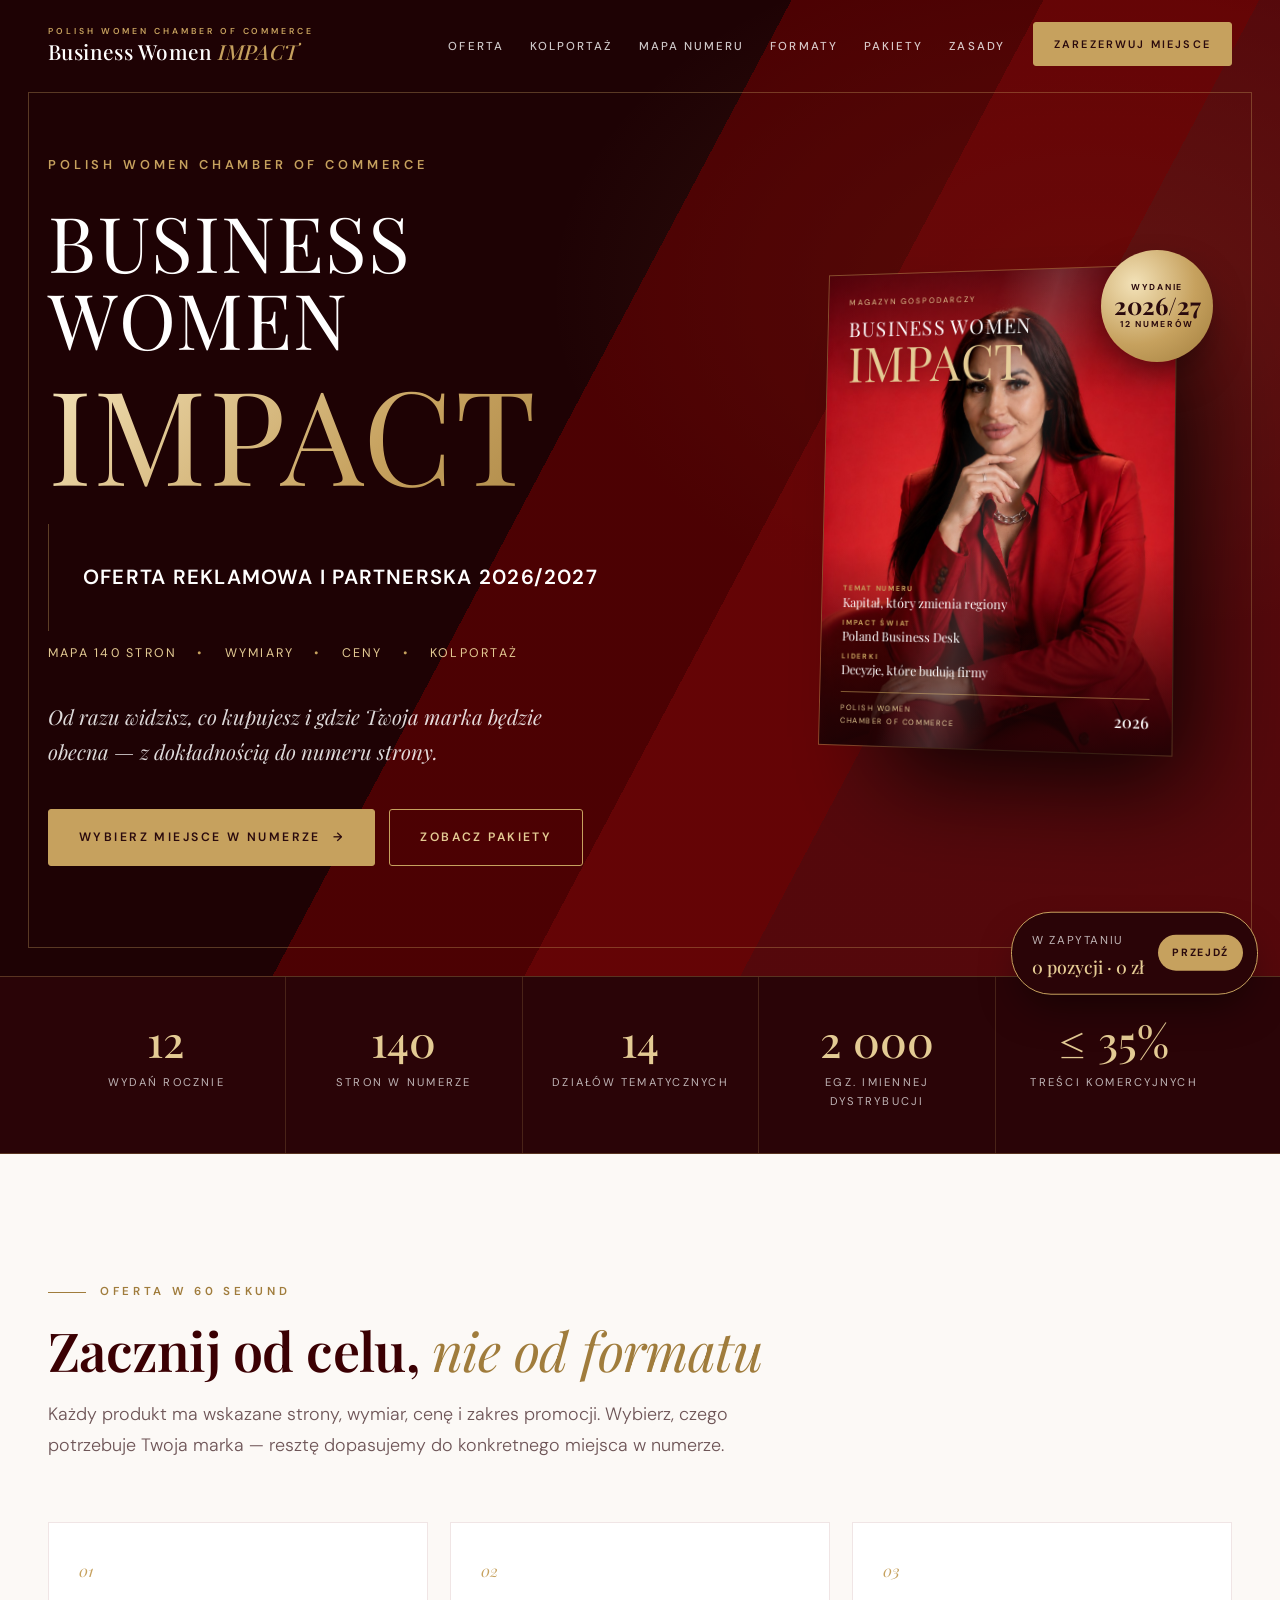
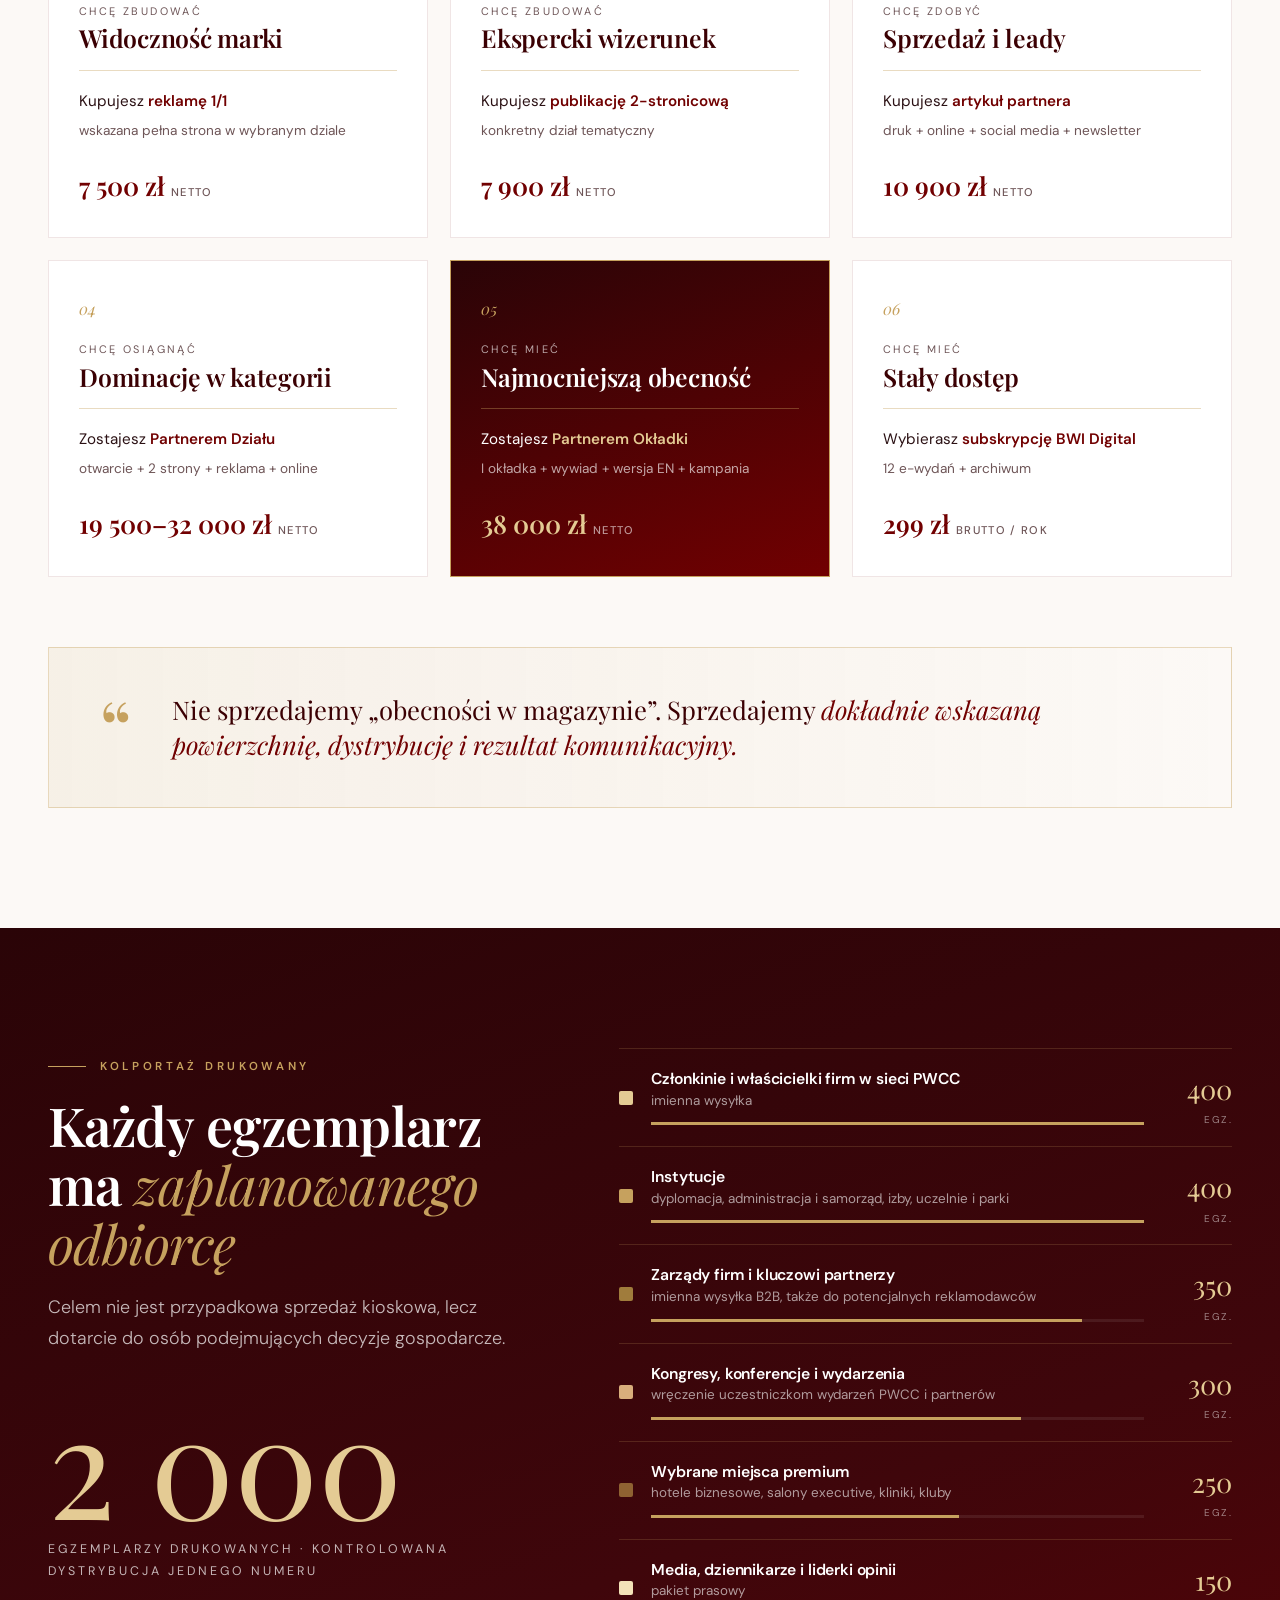
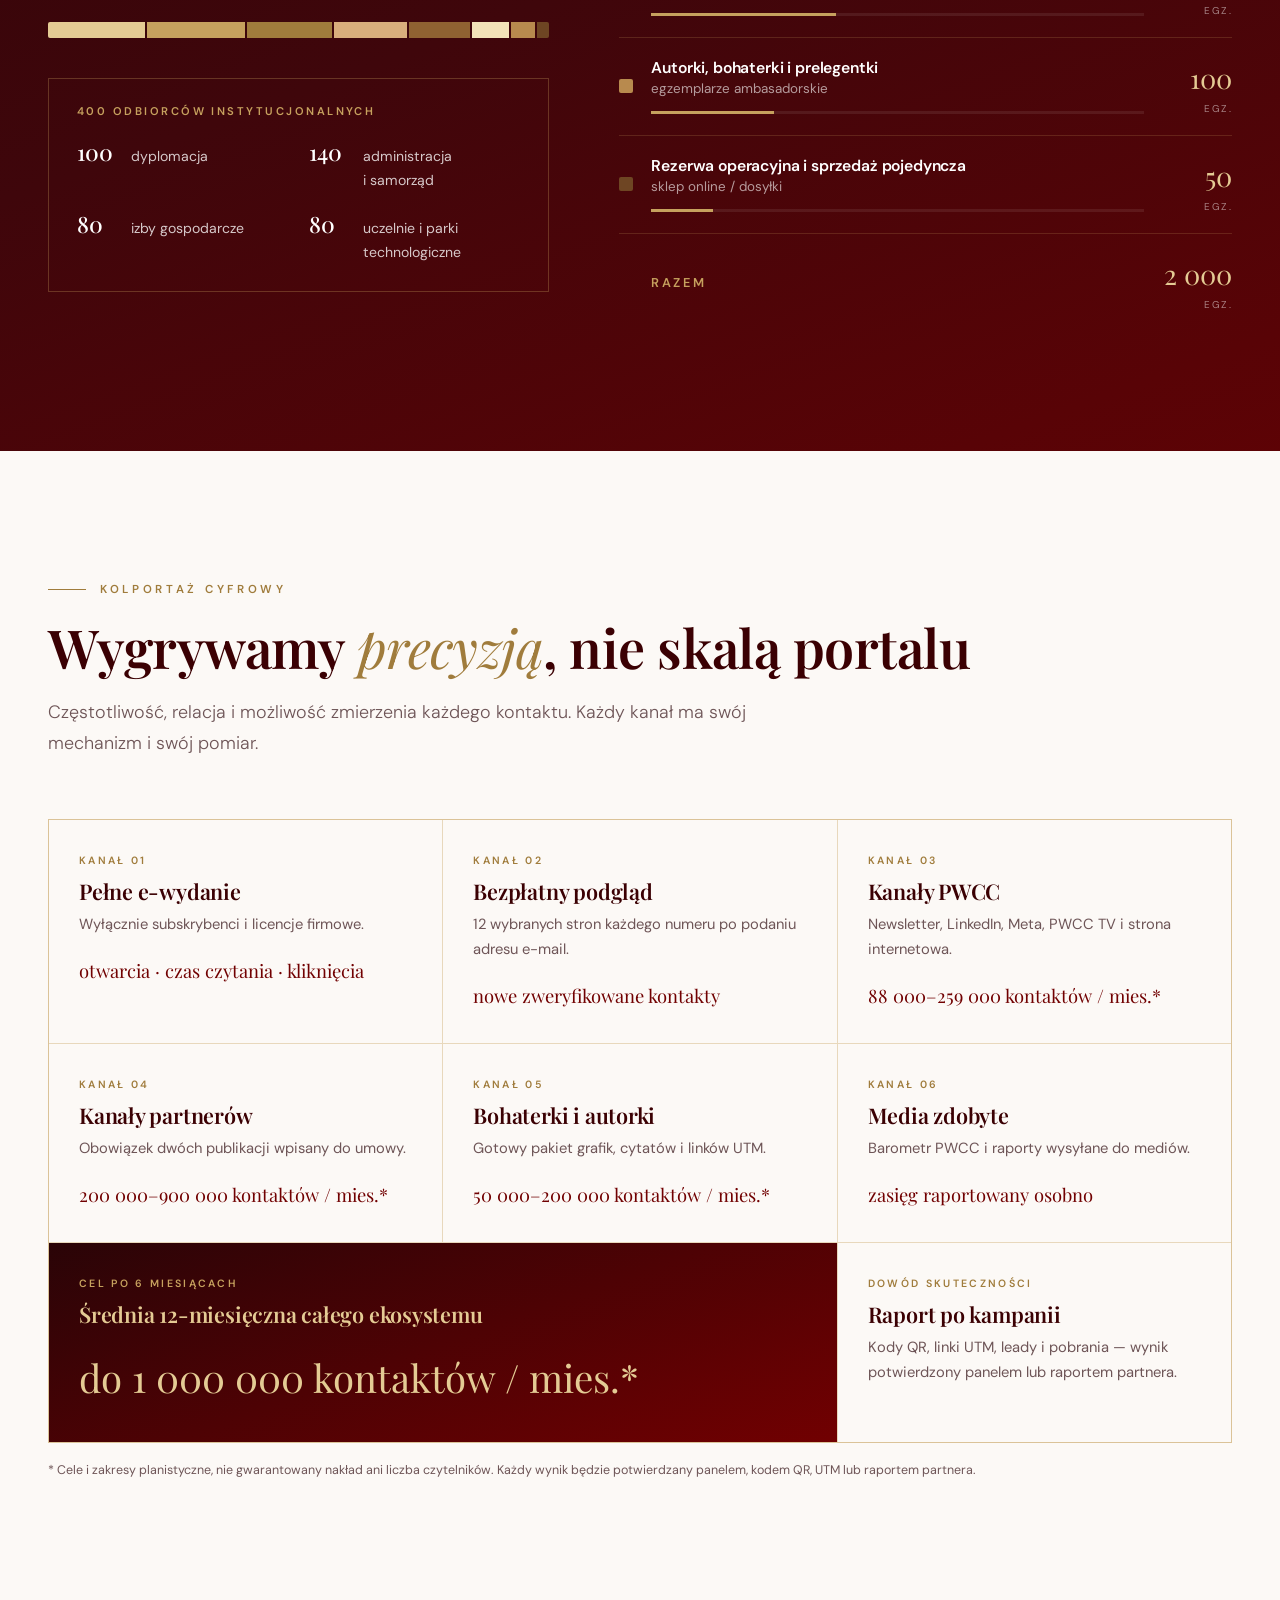
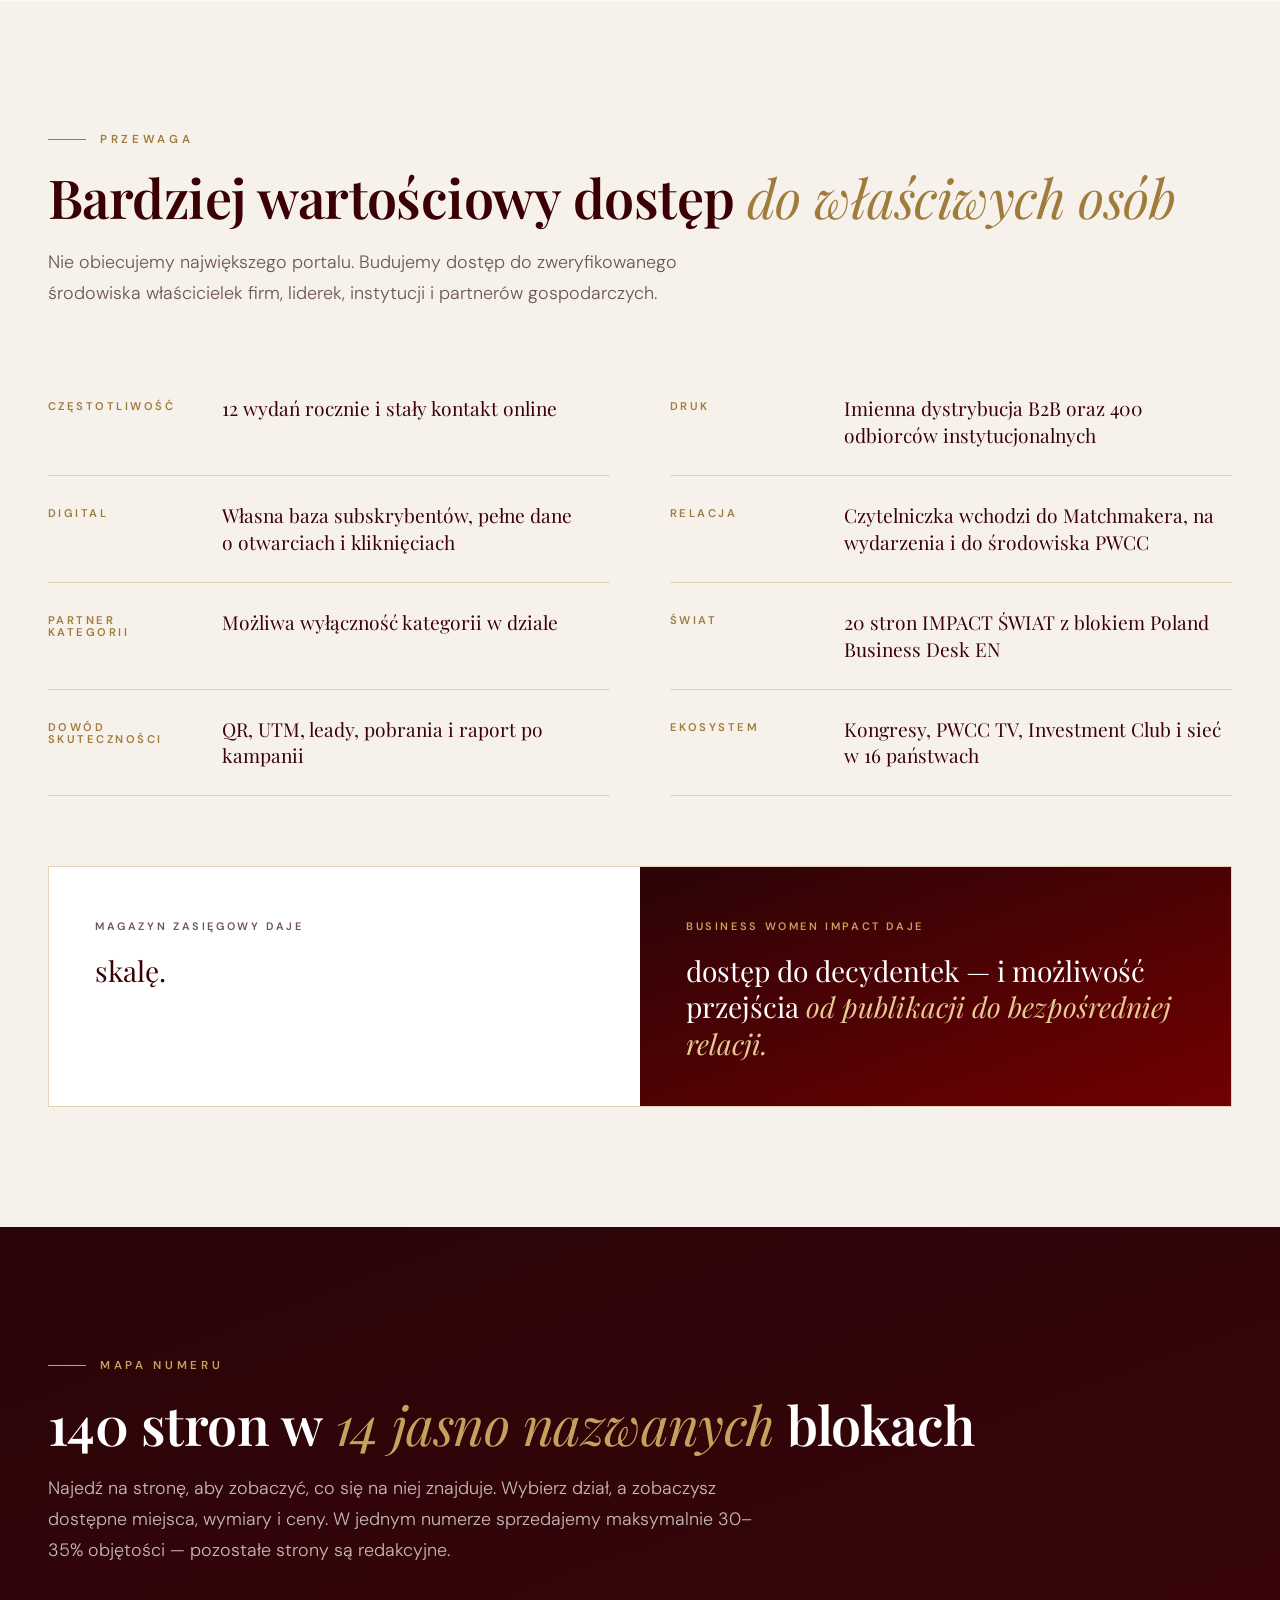
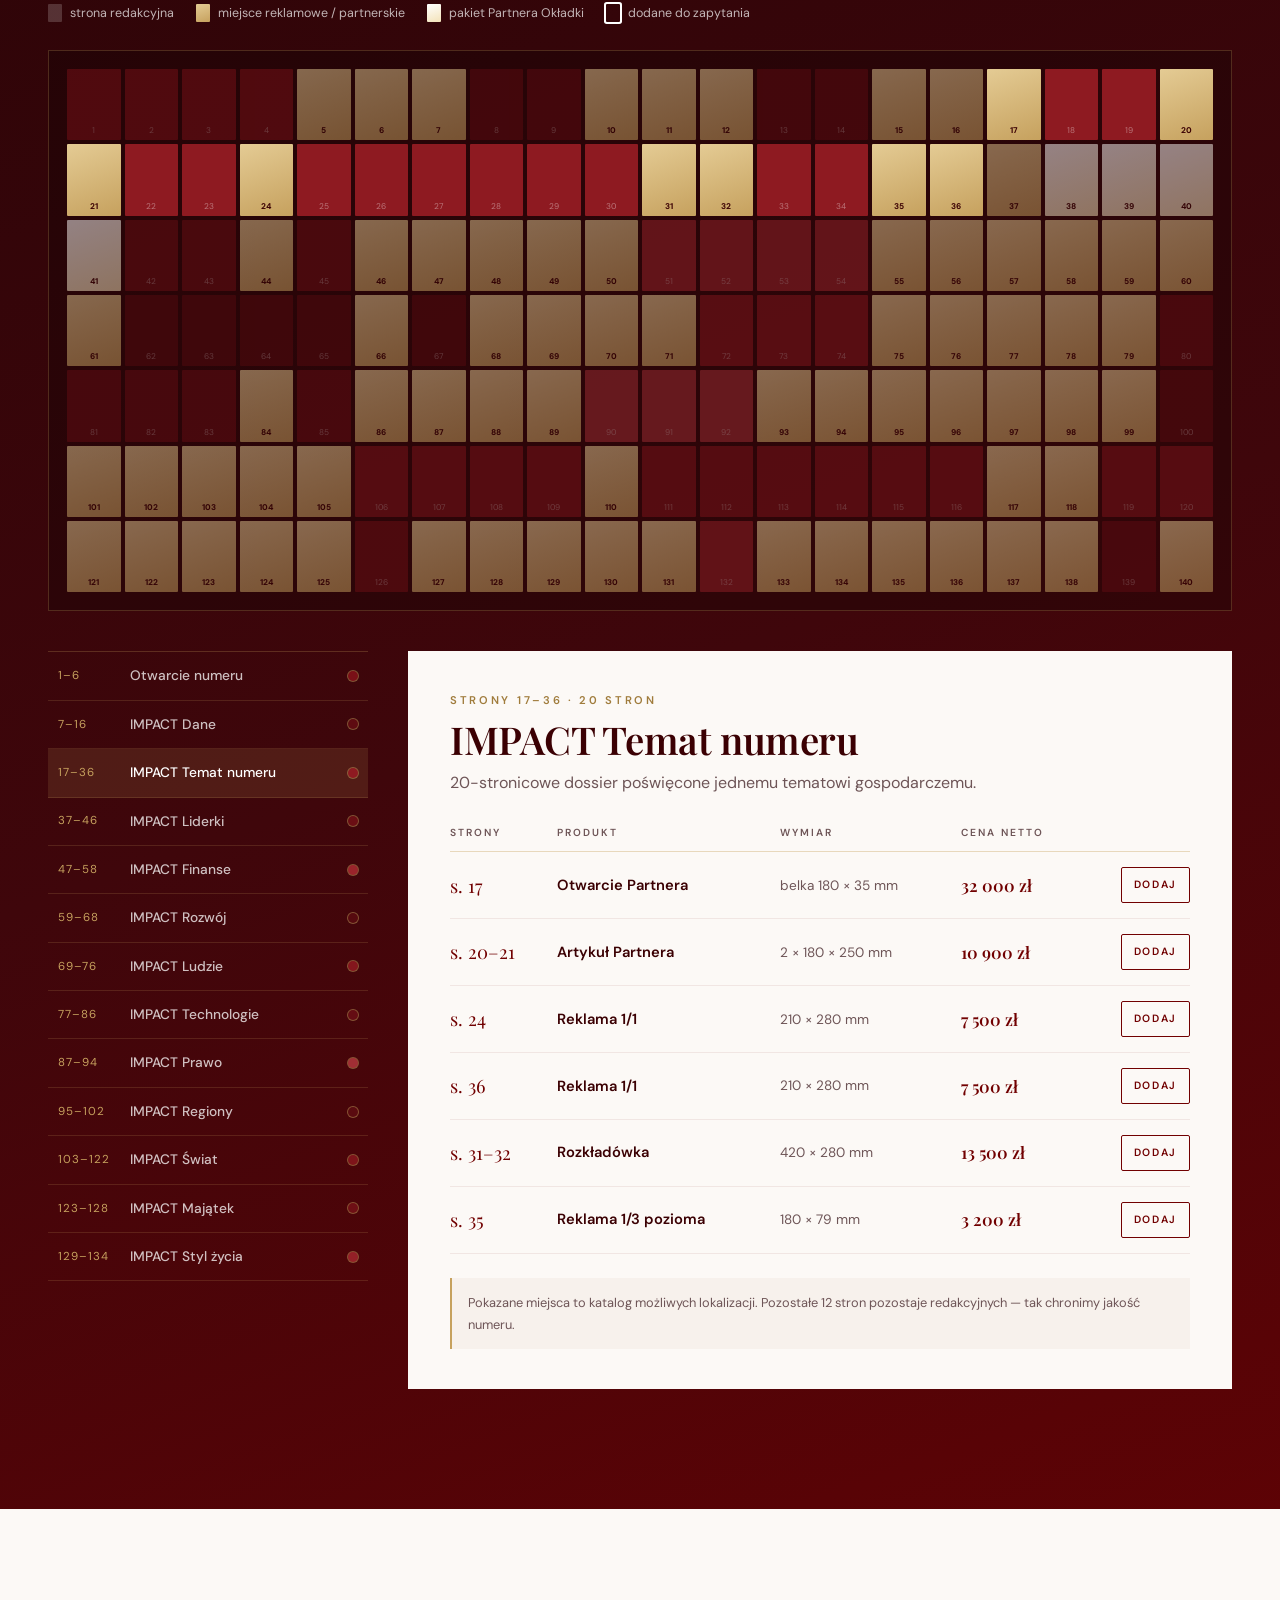
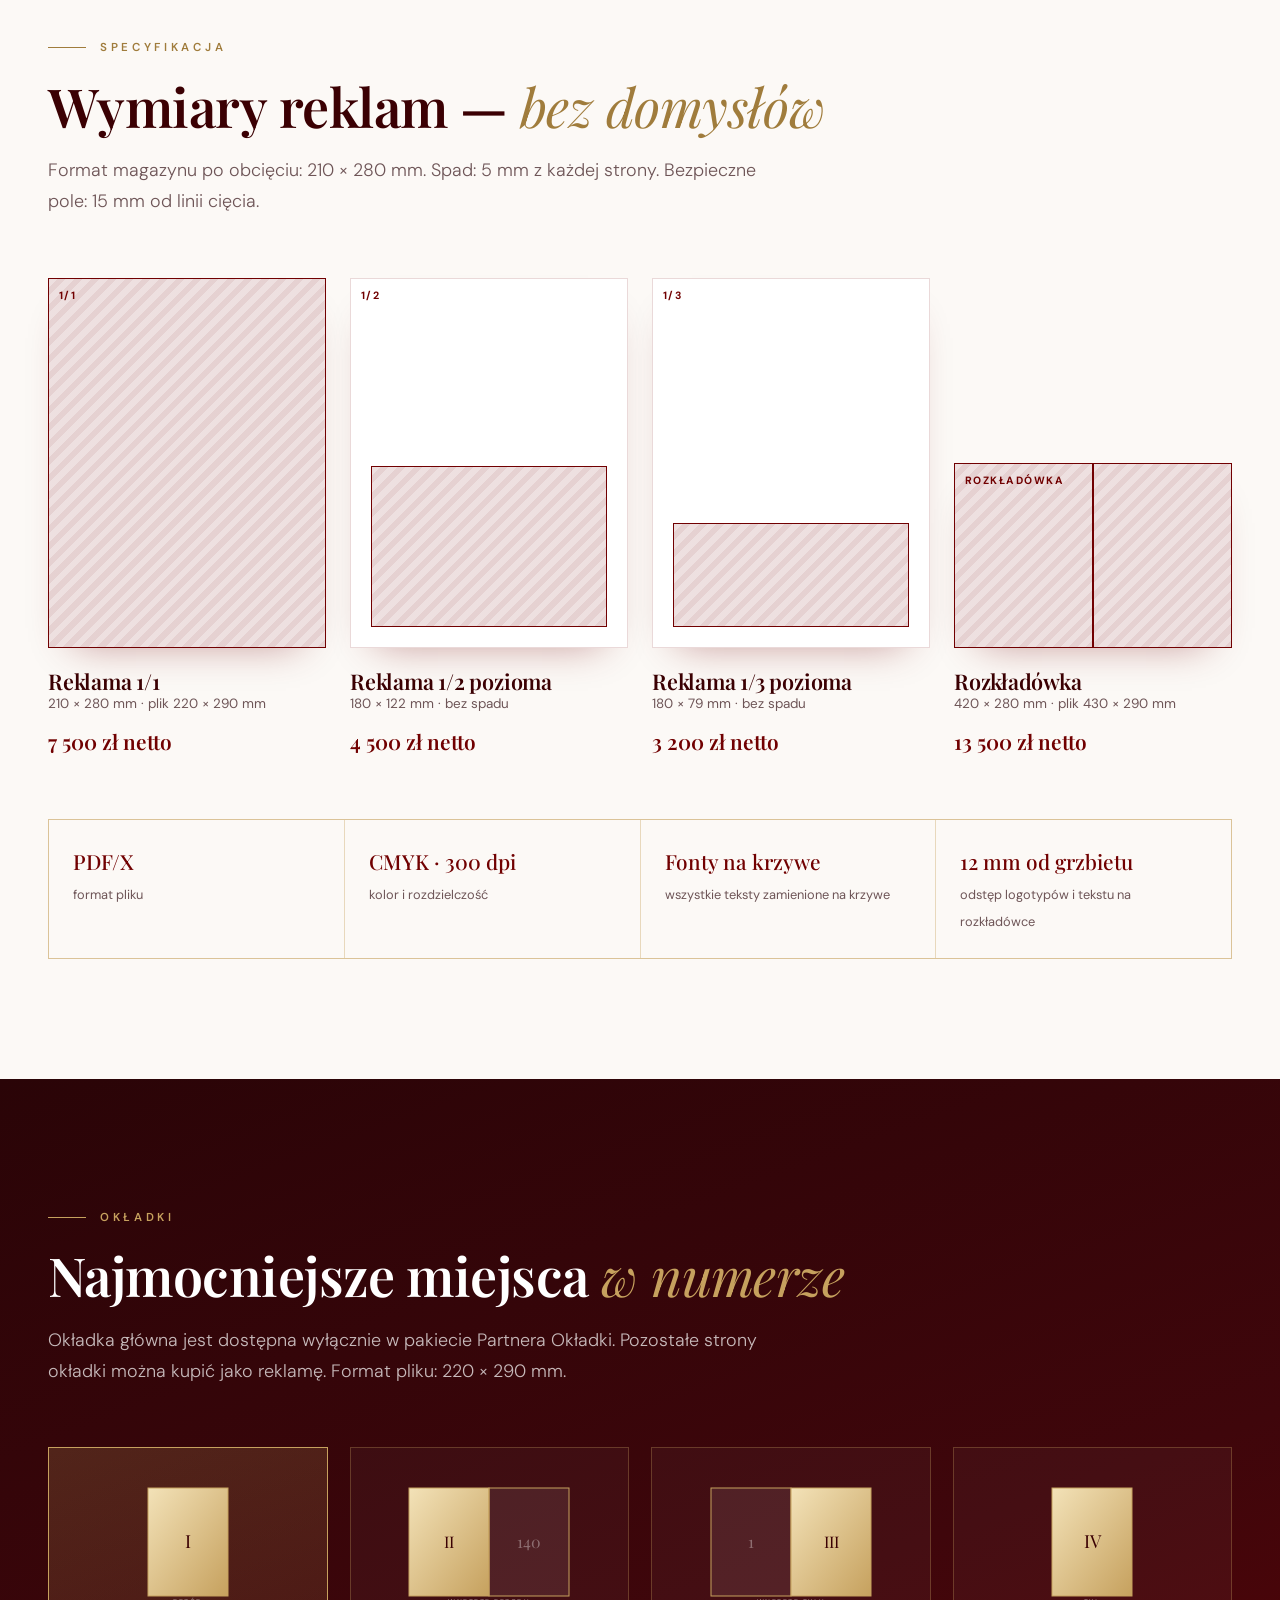
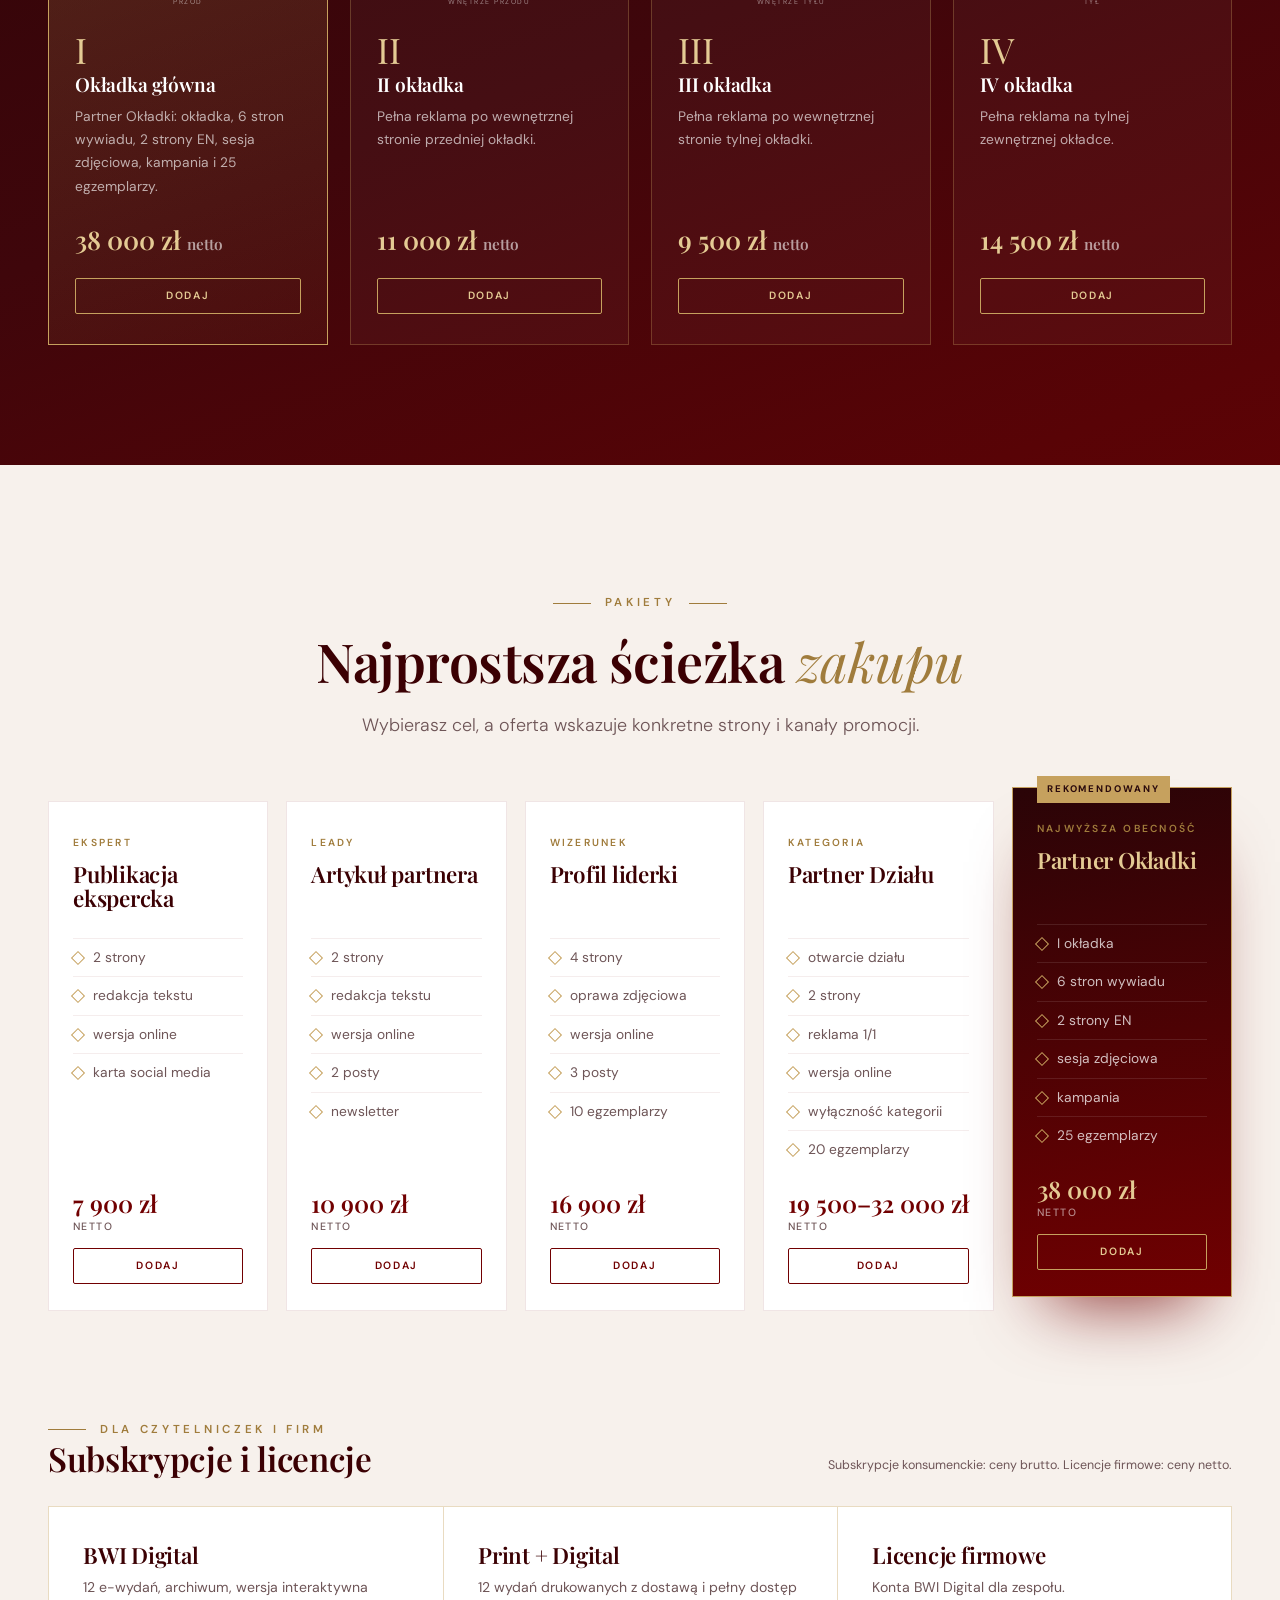
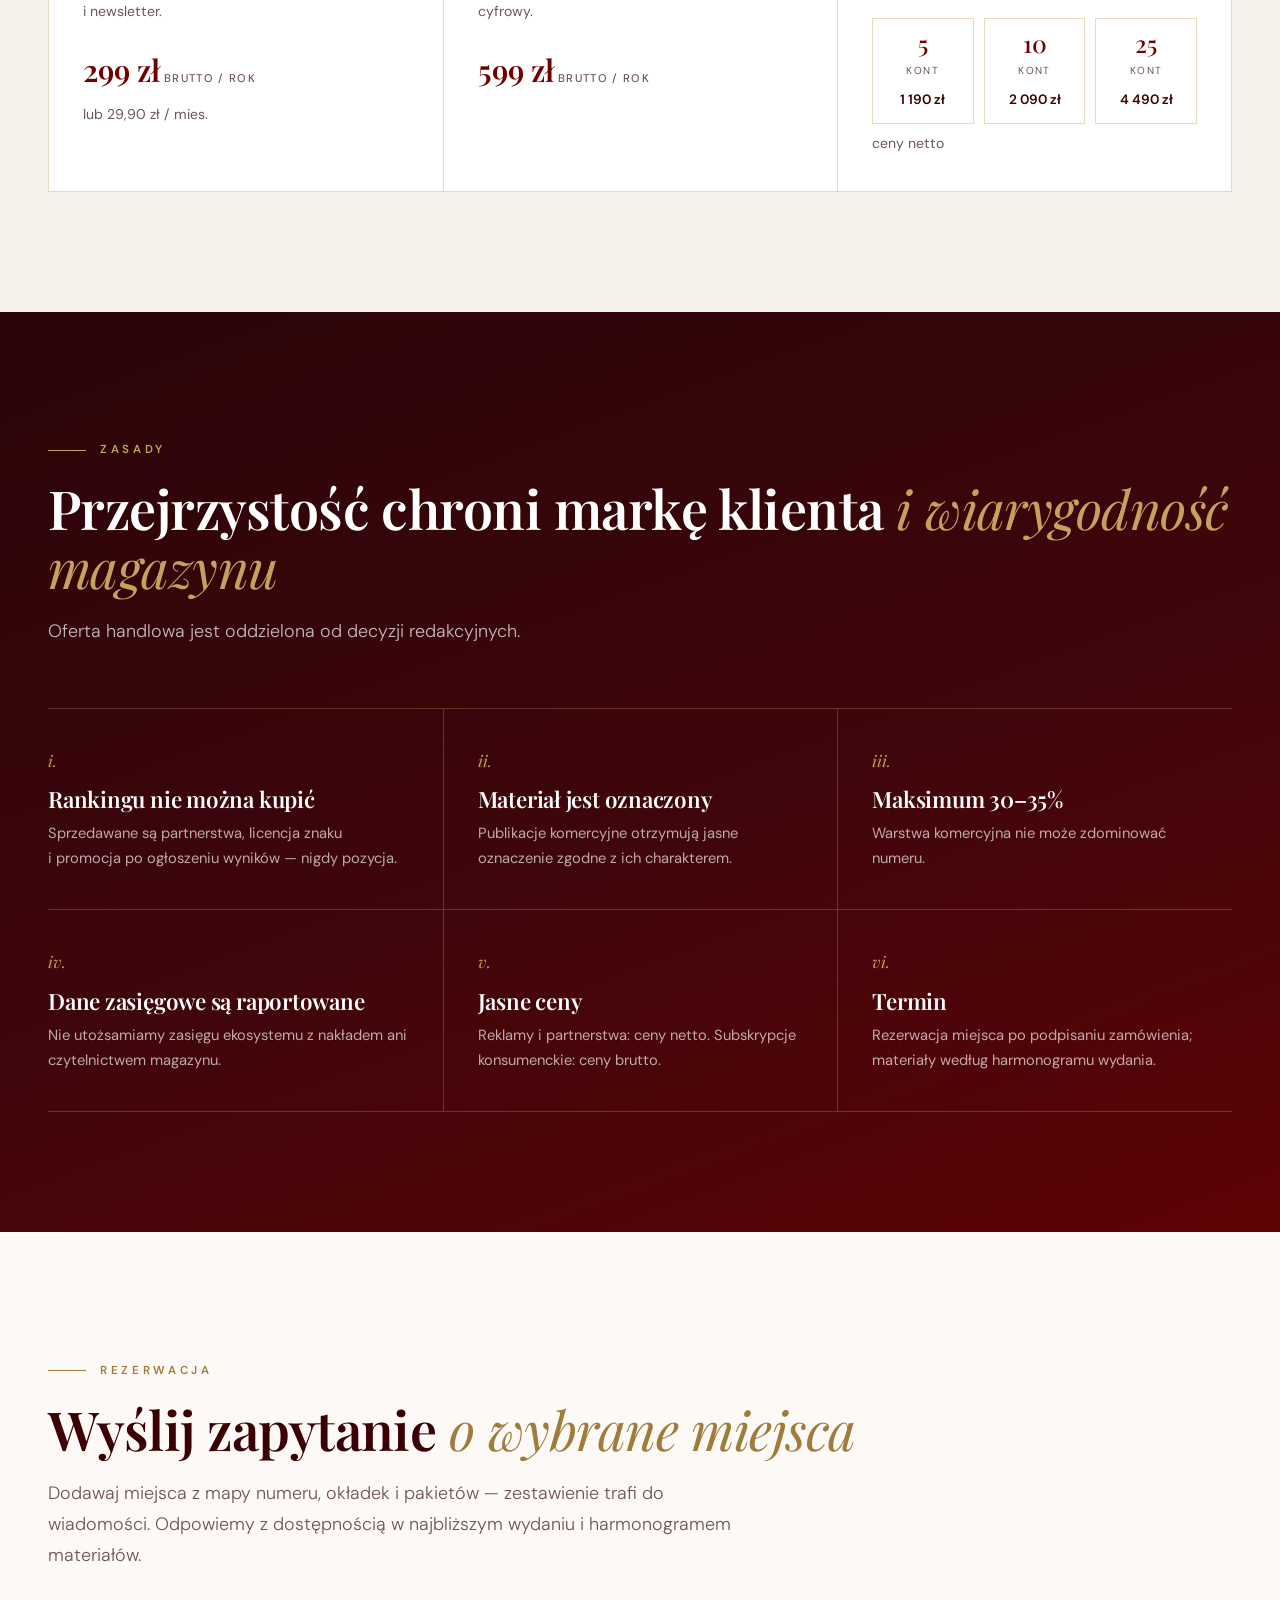
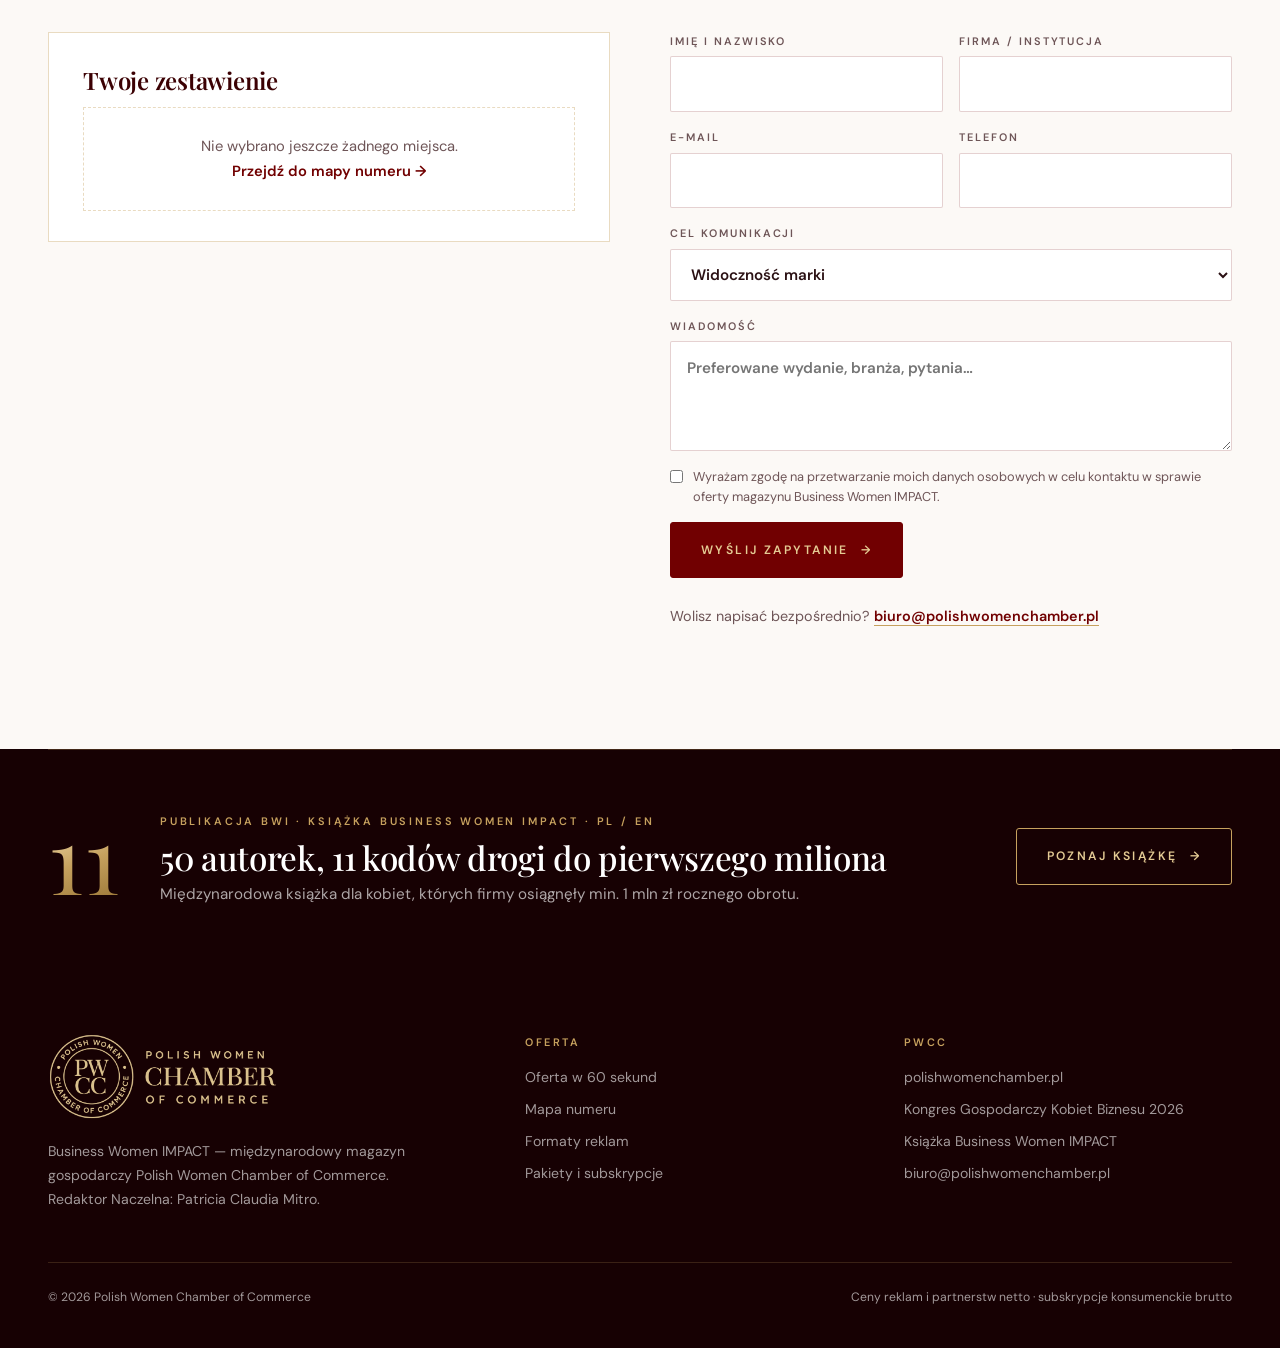
<file: magazyn/index.html>
<!DOCTYPE html>
<html lang="pl">
<head>
<meta charset="UTF-8">
<meta name="viewport" content="width=device-width, initial-scale=1">
<title>Business Women IMPACT · Oferta reklamowa i partnerska 2026/2027</title>
<meta name="description" content="Business Women IMPACT — magazyn gospodarczy Polish Women Chamber of Commerce. Oferta 2026/2027: mapa 140 stron, wymiary reklam, ceny, pakiety partnerskie, kolportaż 2 000 egzemplarzy do decydentek i decydentów.">
<meta property="og:title" content="Business Women IMPACT · Oferta 2026/2027">
<meta property="og:description" content="12 wydań rocznie, 140 stron, 14 działów, 2 000 egzemplarzy imiennej dystrybucji B2B. Wybierz dokładne miejsce w numerze.">
<meta property="og:url" content="https://kongresgospodarczypwcc.pl/magazyn/">
<meta property="og:type" content="website">
<meta property="og:image" content="https://kongresgospodarczypwcc.pl/assets/patricia-claudia-mitro.jpg">
<link rel="canonical" href="https://kongresgospodarczypwcc.pl/magazyn/">
<meta name="theme-color" content="#2A0407">
<link rel="preconnect" href="https://fonts.googleapis.com">
<link rel="preconnect" href="https://fonts.gstatic.com" crossorigin>
<link href="https://fonts.googleapis.com/css2?family=Playfair+Display:ital,wght@0,400;0,500;0,600;0,700;1,400;1,500;1,600&family=DM+Sans:opsz,wght@9..40,300;9..40,400;9..40,500;9..40,600;9..40,700&display=swap" rel="stylesheet">
<style>
/* =========================================================
   PALETA — taka sama jak na stronie Kongresu
   ========================================================= */
:root{
  --navy:#710001;
  --navy-2:#8A0E12;
  --ink:#2A0407;
  --ink-2:#3B0003;
  --gold:#C6A15E;
  --gold-light:#E4CB94;
  --gold-deep:#A07C3C;
  --cream:#F7F1EC;
  --paper:#FCF9F6;
  --text:#2B1114;
  --muted:#6E5557;
  --line:rgba(198,161,94,.38);
  --serif:'Playfair Display', 'Bodoni 72', Didot, Georgia, serif;
  --sans:'DM Sans', system-ui, -apple-system, 'Segoe UI', sans-serif;
  --max:1240px;
}
*{box-sizing:border-box;margin:0;padding:0}
html{scroll-behavior:smooth;scroll-padding-top:90px}
body{font-family:var(--sans);color:var(--text);background:var(--paper);line-height:1.7;-webkit-font-smoothing:antialiased;overflow-x:hidden}
img{max-width:100%;display:block}
a{color:inherit;text-decoration:none}
button{font:inherit;color:inherit;background:none;border:0;cursor:pointer}
.wrap{max-width:var(--max);margin:0 auto;padding:0 28px}
section{padding:120px 0;position:relative}
.eyebrow{font-size:.72rem;letter-spacing:.32em;text-transform:uppercase;color:var(--gold-deep);font-weight:600;display:inline-flex;align-items:center;gap:14px}
.eyebrow::before{content:"";width:38px;height:1px;background:currentColor}
.dark .eyebrow{color:var(--gold)}
h1,h2,h3,h4{font-family:var(--serif);font-weight:600;line-height:1.1;letter-spacing:-.01em}
h2{font-size:clamp(2.1rem,4.2vw,3.4rem);margin:18px 0 20px;color:var(--ink-2)}
h2 em,h1 em{font-style:italic;font-weight:400;color:var(--gold-deep)}
.dark h2{color:#fff}
.dark h2 em{color:var(--gold)}
.lead{font-weight:300;font-size:clamp(1.05rem,1.4vw,1.2rem);line-height:1.75;color:var(--muted);max-width:720px}
.dark .lead{color:rgba(255,255,255,.72)}
.head{margin-bottom:60px}
.head.center{text-align:center}
.head.center .lead{margin:0 auto}
.head.center .eyebrow::after{content:"";width:38px;height:1px;background:currentColor}
.dark{background:linear-gradient(160deg,var(--ink) 0%,#3F060B 55%,var(--navy) 130%);color:#fff}
.cream{background:var(--cream)}
.btn{display:inline-flex;align-items:center;gap:12px;padding:17px 30px;border-radius:3px;font-size:.76rem;letter-spacing:.2em;text-transform:uppercase;font-weight:600;border:1px solid var(--gold);transition:all .3s ease;cursor:pointer;white-space:nowrap}
.btn-gold{background:var(--gold);color:#2A0A0D}
.btn-gold:hover{background:var(--gold-light);transform:translateY(-2px);box-shadow:0 14px 34px -12px rgba(201,164,92,.7)}
.btn-ghost{color:var(--gold-light)}
.btn-ghost:hover{background:rgba(201,164,92,.12)}
.btn-dark{background:var(--navy);color:var(--gold-light);border-color:var(--navy)}
.btn-dark:hover{background:var(--ink)}
.arr{transition:transform .3s}
.btn:hover .arr{transform:translateX(4px)}
.reveal{opacity:0;transform:translateY(28px);transition:opacity .9s ease,transform .9s cubic-bezier(.2,.8,.2,1)}
.reveal.in{opacity:1;transform:none}
@media (prefers-reduced-motion:reduce){.reveal{opacity:1;transform:none;transition:none}html{scroll-behavior:auto}}
.price{font-family:var(--serif);font-weight:600;white-space:nowrap}
.note{font-size:.78rem;color:var(--muted);line-height:1.6}
.dark .note{color:rgba(255,255,255,.55)}

/* ================= NAV ================= */
header.nav{position:fixed;top:0;left:0;right:0;z-index:60;transition:background .35s,box-shadow .35s,padding .35s;padding:22px 0}
header.nav.solid{background:rgba(42,4,7,.94);backdrop-filter:blur(14px);-webkit-backdrop-filter:blur(14px);box-shadow:0 1px 0 rgba(198,161,94,.25);padding:12px 0}
header.nav .wrap{display:flex;align-items:center;gap:28px}
.brand{display:flex;flex-direction:column;line-height:1;color:#fff;flex:none}
.brand small{font-size:.54rem;letter-spacing:.34em;text-transform:uppercase;color:var(--gold);font-weight:600}
.brand b{font-family:var(--serif);font-weight:500;font-size:1.3rem;letter-spacing:.02em;margin-top:5px}
.brand b i{color:var(--gold);font-weight:500}
.menu{display:flex;gap:26px;list-style:none;margin-left:auto}
.menu a{font-size:.72rem;letter-spacing:.18em;text-transform:uppercase;color:rgba(255,255,255,.78);font-weight:500;transition:color .25s}
.menu a:hover{color:var(--gold-light)}
header.nav .btn{padding:12px 20px;font-size:.68rem}
.burger{display:none;width:40px;height:40px;position:relative;margin-left:auto}
.burger span,.burger::before,.burger::after{content:"";position:absolute;left:9px;right:9px;height:1.5px;background:var(--gold-light);transition:transform .3s,opacity .3s}
.burger span{top:19px}.burger::before{top:12px}.burger::after{top:26px}
.nav-open .burger span{opacity:0}
.nav-open .burger::before{transform:translateY(7px) rotate(45deg)}
.nav-open .burger::after{transform:translateY(-7px) rotate(-45deg)}

/* ================= HERO ================= */
.hero{min-height:100vh;display:flex;align-items:center;padding:150px 0 110px;overflow:hidden;background:#1E0204;color:#fff}
.hero::before{content:"";position:absolute;inset:0;background:
  linear-gradient(118deg,transparent 0 44%,rgba(113,0,1,.55) 44% 70%,transparent 70%),
  linear-gradient(118deg,transparent 0 58%,rgba(138,14,18,.5) 58% 100%),
  radial-gradient(900px 600px at 85% 30%,rgba(198,161,94,.14),transparent 60%);pointer-events:none}
.hero .frame{position:absolute;inset:92px 28px 28px;border:1px solid rgba(198,161,94,.35);pointer-events:none;max-width:calc(var(--max) + 80px);margin:0 auto}
.hero .wrap{position:relative;display:grid;grid-template-columns:1.15fr .85fr;gap:70px;align-items:center;width:100%}
.hero .kicker{font-size:.8rem;letter-spacing:.3em;text-transform:uppercase;color:var(--gold);font-weight:600}
.hero h1{font-weight:400;margin:26px 0 8px;font-size:clamp(2.6rem,6vw,5rem);letter-spacing:.02em;text-transform:uppercase;line-height:1}
.hero h1 span{display:block;font-size:1.7em;letter-spacing:.01em;margin-top:.08em;background:linear-gradient(135deg,#F3E2B8,var(--gold) 55%,var(--gold-deep));-webkit-background-clip:text;background-clip:text;color:transparent}
.hero .sub{font-size:clamp(1.05rem,1.6vw,1.3rem);font-weight:600;letter-spacing:.06em;text-transform:uppercase;margin-top:26px}
.hero .tags{display:flex;flex-wrap:wrap;gap:8px 20px;margin-top:12px;font-size:.78rem;letter-spacing:.18em;text-transform:uppercase;color:var(--gold-light)}
.hero .tags span+span::before{content:"•";margin-right:20px;color:var(--gold)}
.hero p.claim{font-family:var(--serif);font-size:clamp(1.1rem,1.6vw,1.35rem);font-style:italic;color:rgba(255,255,255,.85);margin-top:36px;max-width:520px}
.hero .cta{display:flex;flex-wrap:wrap;gap:14px;margin-top:40px}

/* okładka 3D */
.cover-stage{perspective:1800px;display:flex;justify-content:center}
.cover{width:min(360px,100%);aspect-ratio:210/280;position:relative;overflow:hidden;transform:rotateY(-14deg) rotateX(4deg);box-shadow:44px 56px 90px -30px rgba(0,0,0,.85),0 0 0 1px rgba(201,164,92,.45);background:#9A1216;transition:transform 1s cubic-bezier(.2,.8,.2,1);animation:float 8s ease-in-out infinite}
.cover-stage:hover .cover{transform:rotateY(-3deg) rotateX(1deg)}
@keyframes float{50%{translate:0 -12px}}
.cover img{position:absolute;inset:0;width:100%;height:100%;object-fit:cover;object-position:50% 18%}
.cover::before{content:"";position:absolute;inset:0;z-index:1;background:linear-gradient(to bottom,rgba(40,2,5,.55) 0%,transparent 26%,transparent 58%,rgba(30,2,4,.92) 100%)}
.cover::after{content:"";position:absolute;inset:0;z-index:3;background:linear-gradient(105deg,transparent 38%,rgba(255,255,255,.14) 50%,transparent 62%);pointer-events:none}
.cover .in{position:absolute;inset:0;z-index:2;padding:22px 22px 18px;display:flex;flex-direction:column}
.cover .top{display:flex;justify-content:space-between;font-size:.5rem;letter-spacing:.24em;text-transform:uppercase;color:var(--gold-light)}
.cover .mast{font-family:var(--serif);text-transform:uppercase;color:#fff;font-size:1.28rem;letter-spacing:.06em;line-height:1;margin-top:10px}
.cover .mast span{display:block;font-size:3.1rem;letter-spacing:.01em;color:var(--gold-light);text-shadow:0 2px 20px rgba(0,0,0,.35)}
.cover .lines{margin-top:auto;display:flex;flex-direction:column;gap:9px;max-width:55%}
.cover .lines p{font-family:var(--serif);font-size:.8rem;line-height:1.15;color:#fff}
.cover .lines b{display:block;font-family:var(--sans);font-size:.46rem;letter-spacing:.24em;color:var(--gold);text-transform:uppercase;margin-bottom:2px}
.cover .foot{display:flex;justify-content:space-between;align-items:flex-end;border-top:1px solid rgba(201,164,92,.55);padding-top:8px;margin-top:14px;font-size:.48rem;letter-spacing:.2em;color:var(--gold-light);text-transform:uppercase}
.cover .foot strong{font-family:var(--serif);font-size:1rem;letter-spacing:0;color:#fff;text-transform:none;font-weight:500}
.seal{position:absolute;top:-18px;right:4%;z-index:5;width:112px;height:112px;border-radius:50%;background:radial-gradient(circle at 30% 30%,#F3E2B8,var(--gold) 55%,var(--gold-deep));display:grid;place-items:center;text-align:center;color:#2A0A0D;box-shadow:0 18px 40px -12px rgba(0,0,0,.6);font-size:.54rem;letter-spacing:.2em;text-transform:uppercase;font-weight:700;line-height:1.35;animation:spin 30s linear infinite}
.seal strong{display:block;font-family:var(--serif);font-size:1.5rem;letter-spacing:0;text-transform:none;line-height:1.05}
@keyframes spin{50%{rotate:8deg}}
.cover-stage{position:relative}

/* ================= STATS ================= */
.stats{background:var(--ink);padding:0;border-top:1px solid rgba(198,161,94,.3);border-bottom:1px solid rgba(198,161,94,.3)}
.stats .wrap{display:grid;grid-template-columns:repeat(5,1fr)}
.stat{padding:42px 20px;text-align:center;color:#fff;border-left:1px solid rgba(198,161,94,.2)}
.stat:first-child{border-left:0}
.stat strong{display:block;font-family:var(--serif);font-weight:500;font-size:clamp(2rem,3.4vw,2.9rem);line-height:1;color:var(--gold-light)}
.stat span{display:block;margin-top:10px;font-size:.7rem;letter-spacing:.2em;text-transform:uppercase;color:rgba(255,255,255,.7)}

/* ================= 60 SEKUND ================= */
.goals{display:grid;grid-template-columns:repeat(3,1fr);gap:22px}
.goal{background:#fff;border:1px solid rgba(113,0,1,.1);padding:34px 30px 30px;position:relative;display:flex;flex-direction:column;transition:transform .35s,box-shadow .35s,border-color .35s}
.goal:hover{transform:translateY(-6px);box-shadow:0 30px 60px -30px rgba(113,0,1,.35);border-color:var(--gold)}
.goal .n{font-family:var(--serif);font-style:italic;color:var(--gold);font-size:1rem}
.goal .want{font-size:.68rem;letter-spacing:.22em;text-transform:uppercase;color:var(--muted);margin-top:18px}
.goal h3{font-size:1.55rem;color:var(--ink-2);margin-top:4px}
.goal .buy{margin-top:18px;padding-top:18px;border-top:1px solid var(--line);font-size:.95rem}
.goal .buy b{color:var(--navy);font-weight:600}
.goal .where{font-size:.85rem;color:var(--muted);margin-top:4px}
.goal .price{margin-top:auto;padding-top:22px;font-size:1.6rem;color:var(--navy)}
.goal .price small{font-family:var(--sans);font-size:.7rem;font-weight:500;letter-spacing:.12em;text-transform:uppercase;color:var(--muted);margin-left:6px}
.goal.star{background:linear-gradient(160deg,var(--ink),var(--navy));color:#fff;border-color:var(--gold)}
.goal.star h3{color:#fff}.goal.star .want,.goal.star .where{color:rgba(255,255,255,.65)}
.goal.star .buy b{color:var(--gold-light)}.goal.star .price{color:var(--gold-light)}.goal.star .price small{color:rgba(255,255,255,.6)}
.principle{margin-top:70px;display:grid;grid-template-columns:auto 1fr;gap:40px;align-items:center;padding:44px 50px;border:1px solid var(--line);background:linear-gradient(90deg,rgba(198,161,94,.1),transparent)}
.principle .q{font-family:var(--serif);font-size:5rem;line-height:.6;color:var(--gold)}
.principle p{font-family:var(--serif);font-size:clamp(1.2rem,2vw,1.6rem);line-height:1.4;color:var(--ink-2)}
.principle p em{color:var(--navy)}

/* ================= KOLPORTAŻ ================= */
.dist{display:grid;grid-template-columns:.9fr 1.1fr;gap:70px;align-items:start}
.big-num{font-family:var(--serif);font-size:clamp(5rem,11vw,9rem);line-height:.9;color:var(--gold-light);font-weight:400}
.big-num + p{font-size:.78rem;letter-spacing:.24em;text-transform:uppercase;color:rgba(255,255,255,.7);margin-top:14px}
.stack{display:flex;height:16px;margin:40px 0 14px;border-radius:2px;overflow:hidden;gap:2px}
.stack i{display:block;height:100%;transition:filter .25s}
.stack i.hl{filter:brightness(1.35)}
.inst{margin-top:40px;padding:26px 28px;border:1px solid rgba(198,161,94,.3)}
.inst h4{font-family:var(--sans);font-size:.7rem;letter-spacing:.22em;text-transform:uppercase;color:var(--gold);font-weight:600;margin-bottom:16px}
.inst ul{list-style:none;display:grid;grid-template-columns:1fr 1fr;gap:12px 20px}
.inst li{display:flex;align-items:baseline;gap:10px;font-size:.88rem;color:rgba(255,255,255,.78)}
.inst li b{font-family:var(--serif);font-size:1.4rem;color:#fff;font-weight:500;min-width:44px}
.rows{list-style:none}
.rows li{display:grid;grid-template-columns:14px 1fr auto;gap:18px;align-items:center;padding:17px 0;border-bottom:1px solid rgba(198,161,94,.2);cursor:default}
.rows li:first-child{border-top:1px solid rgba(198,161,94,.2)}
.rows .sw{width:14px;height:14px;border-radius:2px}
.rows h4{font-family:var(--sans);font-size:.98rem;font-weight:600;color:#fff}
.rows p{font-size:.84rem;color:rgba(255,255,255,.6);margin-top:2px}
.rows .bar{height:3px;background:rgba(255,255,255,.08);margin-top:10px;position:relative}
.rows .bar i{position:absolute;left:0;top:0;bottom:0;background:var(--gold);width:0;transition:width 1.4s cubic-bezier(.2,.8,.2,1)}
.rows .qty{font-family:var(--serif);font-size:1.7rem;color:var(--gold-light);text-align:right;min-width:70px}
.rows .qty small{display:block;font-family:var(--sans);font-size:.62rem;letter-spacing:.14em;color:rgba(255,255,255,.5);text-transform:uppercase}
.rows li.total{border-bottom:0}
.rows li.total h4{color:var(--gold);letter-spacing:.2em;text-transform:uppercase;font-size:.8rem}

/* kanały cyfrowe */
.channels{display:grid;grid-template-columns:repeat(3,1fr);gap:1px;background:var(--line);border:1px solid var(--line)}
.ch{background:var(--paper);padding:32px 30px}
.ch .k{font-size:.66rem;letter-spacing:.22em;text-transform:uppercase;color:var(--gold-deep);font-weight:600}
.ch h3{font-size:1.35rem;color:var(--ink-2);margin:10px 0 8px}
.ch p{font-size:.92rem;color:var(--muted)}
.ch .m{margin-top:18px;font-family:var(--serif);font-size:1.15rem;color:var(--navy)}
.ch.goal-ch{background:linear-gradient(160deg,var(--ink),var(--navy));grid-column:span 2}
.ch.goal-ch h3,.ch.goal-ch .m{color:var(--gold-light)}
.ch.goal-ch .m{font-size:clamp(1.8rem,3vw,2.6rem)}
.ch.goal-ch p{color:rgba(255,255,255,.7)}
.ch.goal-ch .k{color:var(--gold)}

/* ================= PRZEWAGA ================= */
.adv{display:grid;grid-template-columns:repeat(2,1fr);gap:0 60px}
.adv-item{display:grid;grid-template-columns:150px 1fr;gap:24px;padding:26px 0;border-bottom:1px solid var(--line)}
.adv-item h4{font-family:var(--sans);font-size:.7rem;letter-spacing:.22em;text-transform:uppercase;color:var(--gold-deep);font-weight:600;padding-top:5px}
.adv-item p{font-family:var(--serif);font-size:1.2rem;line-height:1.4;color:var(--ink-2)}
.position{margin-top:70px;display:grid;grid-template-columns:1fr 1fr;border:1px solid var(--line)}
.position > div{padding:44px 46px}
.position .a{background:#fff}
.position .b{background:linear-gradient(160deg,var(--ink),var(--navy));color:#fff}
.position small{font-size:.68rem;letter-spacing:.24em;text-transform:uppercase;font-weight:600;color:var(--muted)}
.position .b small{color:var(--gold)}
.position p{font-family:var(--serif);font-size:clamp(1.3rem,2.2vw,1.8rem);line-height:1.3;margin-top:14px;color:var(--ink-2)}
.position .b p{color:#fff}
.position .b p em{color:var(--gold-light)}

/* ================= MAPA NUMERU ================= */
.map-legend{display:flex;flex-wrap:wrap;gap:22px;margin:-24px 0 26px;font-size:.78rem;color:rgba(255,255,255,.7)}
.map-legend span{display:inline-flex;align-items:center;gap:8px}
.map-legend i{width:14px;height:18px;border-radius:1px;display:inline-block}
.pages{display:grid;grid-template-columns:repeat(20,1fr);gap:4px;padding:18px;background:rgba(0,0,0,.25);border:1px solid rgba(198,161,94,.25)}
.pg{aspect-ratio:210/280;border-radius:1px;position:relative;background:var(--c,rgba(255,255,255,.07));font-size:.52rem;color:rgba(255,255,255,.4);display:flex;align-items:flex-end;justify-content:center;padding-bottom:2px;transition:transform .2s,background .25s,box-shadow .25s,opacity .25s;cursor:pointer}
.pg.ad{background:linear-gradient(160deg,var(--gold-light),var(--gold));color:#3B0003;font-weight:700}
.pg.pkg{background:linear-gradient(160deg,#fff,#F3E2B8);color:#3B0003;font-weight:700}
.pg.sel{box-shadow:0 0 0 2px #fff,0 0 18px rgba(255,255,255,.5)}
.pages.focus .pg{opacity:.5}
.pages.focus .pg.on{opacity:1}
.pg:hover{transform:scale(1.25);z-index:3}
.tip{position:fixed;z-index:80;pointer-events:none;background:#fff;color:var(--text);padding:12px 14px;border-radius:3px;font-size:.8rem;line-height:1.4;box-shadow:0 20px 40px -12px rgba(0,0,0,.5);opacity:0;transform:translateY(6px);transition:opacity .15s,transform .15s;max-width:240px}
.tip.show{opacity:1;transform:none}
.tip b{display:block;font-family:var(--serif);font-size:.98rem;color:var(--navy)}
.tip small{display:block;color:var(--muted);margin-top:2px}

.map-body{display:grid;grid-template-columns:320px 1fr;gap:40px;margin-top:40px}
.sec-list{list-style:none;border-top:1px solid rgba(198,161,94,.25);max-height:640px;overflow:auto}
.sec-list button{width:100%;text-align:left;display:grid;grid-template-columns:62px 1fr 10px;gap:10px;align-items:center;padding:12px 10px;border-bottom:1px solid rgba(198,161,94,.18);transition:background .2s;color:rgba(255,255,255,.75)}
.sec-list button:hover{background:rgba(255,255,255,.05)}
.sec-list button.act{background:rgba(198,161,94,.14);color:#fff}
.sec-list .p{font-size:.72rem;letter-spacing:.08em;color:var(--gold)}
.sec-list .t{font-size:.86rem;font-weight:500}
.sec-list .d{width:10px;height:10px;border-radius:50%}
.sec-panel{background:var(--paper);color:var(--text);padding:40px 42px;position:relative;min-height:100%}
.sec-panel .pp{font-size:.7rem;letter-spacing:.24em;text-transform:uppercase;color:var(--gold-deep);font-weight:600}
.sec-panel h3{font-size:clamp(1.8rem,3vw,2.5rem);color:var(--ink-2);margin:8px 0 8px}
.sec-panel .desc{color:var(--muted);max-width:560px}
.prod{width:100%;border-collapse:collapse;margin-top:28px;font-size:.92rem}
.prod th{text-align:left;font-size:.64rem;letter-spacing:.2em;text-transform:uppercase;color:var(--muted);font-weight:600;padding:0 12px 10px 0;border-bottom:1px solid var(--line)}
.prod td{padding:15px 12px 15px 0;border-bottom:1px solid rgba(113,0,1,.08);vertical-align:middle}
.prod td.pg-no{font-family:var(--serif);font-size:1.15rem;color:var(--navy);white-space:nowrap}
.prod td.nm{font-weight:600;color:var(--ink-2)}
.prod td.dm{color:var(--muted);font-size:.85rem}
.prod td .price{color:var(--navy);font-size:1.05rem}
.prod td:last-child{padding-right:0;text-align:right}
.add{display:inline-flex;align-items:center;justify-content:center;gap:6px;border:1px solid var(--navy);color:var(--navy);padding:8px 12px;font-size:.66rem;letter-spacing:.16em;text-transform:uppercase;font-weight:600;border-radius:2px;transition:all .2s;white-space:nowrap}
.add:hover{background:var(--navy);color:var(--gold-light)}
.add.on{background:var(--navy);color:var(--gold-light)}
.add.on::before{content:"✓ "}
.sec-panel .editorial{margin-top:24px;font-size:.8rem;color:var(--muted);padding:14px 16px;background:var(--cream);border-left:2px solid var(--gold)}

/* ================= FORMATY ================= */
.formats{display:grid;grid-template-columns:repeat(4,1fr);gap:24px;align-items:end}
.fmt{text-align:left}
.fmt .page{background:#fff;border:1px solid rgba(113,0,1,.15);position:relative;box-shadow:0 20px 40px -26px rgba(113,0,1,.45);display:flex;gap:2px}
.fmt .page > div{flex:1;position:relative;aspect-ratio:210/280}
.fmt .ad-area{position:absolute;background:repeating-linear-gradient(135deg,rgba(113,0,1,.12) 0 6px,rgba(113,0,1,.18) 6px 12px);border:1.5px solid var(--navy)}
.fmt .ad-area.bleed{inset:-1px}
.fmt .lbl{position:absolute;top:8px;left:10px;font-size:.66rem;font-weight:700;letter-spacing:.14em;color:var(--navy);z-index:2}
.fmt h4{font-family:var(--serif);font-size:1.35rem;color:var(--ink-2);margin-top:22px}
.fmt p{font-size:.84rem;color:var(--muted)}
.fmt .price{display:block;margin-top:8px;font-size:1.3rem;color:var(--navy)}
.spec{margin-top:60px;display:grid;grid-template-columns:repeat(4,1fr);gap:1px;background:var(--line);border:1px solid var(--line)}
.spec div{background:var(--paper);padding:24px 24px}
.spec b{display:block;font-family:var(--serif);font-size:1.3rem;color:var(--navy);font-weight:500}
.spec span{font-size:.8rem;color:var(--muted)}

/* ================= OKŁADKI ================= */
.covers{display:grid;grid-template-columns:repeat(4,1fr);gap:22px}
.cv{border:1px solid rgba(198,161,94,.3);padding:30px 26px;display:flex;flex-direction:column;background:rgba(255,255,255,.03);transition:border-color .3s,background .3s}
.cv:hover{border-color:var(--gold);background:rgba(255,255,255,.06)}
.cv.hero-cv{background:linear-gradient(160deg,rgba(198,161,94,.2),rgba(198,161,94,.05));border-color:var(--gold)}
.cv svg{width:100%;height:auto;max-width:180px;margin:0 auto 24px}
.cv .roman{font-family:var(--serif);font-size:2.2rem;color:var(--gold-light);line-height:1}
.cv h3{font-size:1.2rem;margin:6px 0 10px;color:#fff}
.cv p{font-size:.86rem;color:rgba(255,255,255,.65);flex:1}
.cv .price{margin-top:20px;font-size:1.6rem;color:var(--gold-light)}
.cv .add{border-color:var(--gold);color:var(--gold-light);margin-top:16px}
.cv .add:hover,.cv .add.on{background:var(--gold);color:#2A0A0D}

/* ================= PAKIETY ================= */
.pkgs{display:grid;grid-template-columns:repeat(5,1fr);gap:18px;align-items:stretch}
.pk{background:#fff;border:1px solid rgba(113,0,1,.1);padding:32px 24px 26px;display:flex;flex-direction:column;position:relative}
.pk .lvl{font-size:.64rem;letter-spacing:.22em;text-transform:uppercase;color:var(--gold-deep);font-weight:600}
.pk h3{font-size:1.4rem;color:var(--ink-2);margin:10px 0 18px;min-height:2.6em}
.pk ul{list-style:none;font-size:.86rem;color:var(--muted);flex:1}
.pk li{padding:7px 0 7px 20px;position:relative;border-top:1px solid rgba(113,0,1,.07)}
.pk li::before{content:"";position:absolute;left:0;top:14px;width:8px;height:8px;border:1px solid var(--gold);transform:rotate(45deg)}
.pk .price{font-size:1.5rem;color:var(--navy);margin-top:22px;line-height:1.1}
.pk .price small{display:block;font-family:var(--sans);font-size:.66rem;letter-spacing:.14em;text-transform:uppercase;color:var(--muted);font-weight:500;margin-top:4px}
.pk .add{margin-top:16px;width:100%}
.pk.feat{background:linear-gradient(170deg,var(--ink),var(--navy));border-color:var(--gold);transform:translateY(-14px);box-shadow:0 40px 70px -35px rgba(113,0,1,.8)}
.pk.feat h3,.pk.feat .price{color:var(--gold-light)}
.pk.feat ul{color:rgba(255,255,255,.75)}
.pk.feat li{border-color:rgba(255,255,255,.1)}
.pk.feat .price small{color:rgba(255,255,255,.55)}
.pk.feat .add{border-color:var(--gold);color:var(--gold-light)}
.pk.feat .add:hover,.pk.feat .add.on{background:var(--gold);color:#2A0A0D}
.pk .badge{position:absolute;top:-12px;left:24px;white-space:nowrap;background:var(--gold);color:#2A0A0D;font-size:.6rem;letter-spacing:.2em;text-transform:uppercase;font-weight:700;padding:5px 10px}

.subs{margin-top:80px;display:grid;grid-template-columns:1fr 1fr 1fr;gap:0;border:1px solid var(--line);background:#fff}
.sub{padding:36px 34px;border-left:1px solid var(--line)}
.sub:first-child{border-left:0}
.sub h4{font-size:1.4rem;color:var(--ink-2)}
.sub p{font-size:.88rem;color:var(--muted);margin-top:8px}
.sub .price{display:block;margin-top:20px;font-size:1.9rem;color:var(--navy)}
.sub .price small{font-family:var(--sans);font-size:.7rem;font-weight:500;letter-spacing:.12em;text-transform:uppercase;color:var(--muted);margin-left:4px}
.lic{display:flex;gap:10px;margin-top:18px}
.lic div{flex:1;text-align:center;border:1px solid var(--line);padding:12px 6px}
.lic b{display:block;font-family:var(--serif);font-size:1.5rem;color:var(--navy);font-weight:500;line-height:1}
.lic span{font-size:.64rem;letter-spacing:.14em;text-transform:uppercase;color:var(--muted)}
.lic em{display:block;font-style:normal;font-weight:600;font-size:.85rem;color:var(--ink-2);margin-top:6px}
.subs-head{display:flex;justify-content:space-between;align-items:end;gap:30px;flex-wrap:wrap;margin-top:100px}
.subs-head h3{font-size:clamp(1.6rem,2.6vw,2.2rem);color:var(--ink-2)}
.subs-head + .subs{margin-top:30px}

/* ================= ZASADY ================= */
.rules{display:grid;grid-template-columns:repeat(3,1fr);gap:0;border-top:1px solid rgba(198,161,94,.3)}
.rule{padding:38px 34px 38px 0;border-bottom:1px solid rgba(198,161,94,.3)}
.rule:not(:nth-child(3n+1)){padding-left:34px;border-left:1px solid rgba(198,161,94,.3)}
.rule .i{font-family:var(--serif);font-style:italic;color:var(--gold);font-size:1rem}
.rule h3{font-size:1.4rem;color:#fff;margin:12px 0 10px}
.rule p{font-size:.92rem;color:rgba(255,255,255,.66)}

/* ================= ZAPYTANIE ================= */
.req{display:grid;grid-template-columns:1fr 1fr;gap:60px;align-items:start}
.cart{background:#fff;border:1px solid var(--line);padding:34px 34px 30px}
.cart h3{font-size:1.5rem;color:var(--ink-2)}
.cart .empty{color:var(--muted);font-size:.92rem;margin-top:14px;padding:26px;text-align:center;border:1px dashed var(--line)}
.cart ul{list-style:none;margin-top:18px}
.cart li{display:grid;grid-template-columns:1fr auto auto;gap:14px;align-items:center;padding:13px 0;border-bottom:1px solid rgba(113,0,1,.08);font-size:.9rem}
.cart li small{display:block;color:var(--muted);font-size:.78rem}
.cart li .price{color:var(--navy)}
.cart li button{width:26px;height:26px;border-radius:50%;border:1px solid var(--line);color:var(--muted);font-size:.9rem;line-height:1}
.cart li button:hover{background:var(--navy);color:#fff;border-color:var(--navy)}
.cart .sum{display:flex;justify-content:space-between;align-items:baseline;margin-top:20px;padding-top:16px;border-top:2px solid var(--navy)}
.cart .sum span{font-size:.72rem;letter-spacing:.2em;text-transform:uppercase;font-weight:600;color:var(--muted)}
.cart .sum b{font-family:var(--serif);font-size:1.9rem;color:var(--navy);font-weight:600}
form.f{display:grid;grid-template-columns:1fr 1fr;gap:16px}
form.f .full{grid-column:1/-1}
form.f label{display:flex;flex-direction:column;gap:6px;font-size:.68rem;letter-spacing:.18em;text-transform:uppercase;color:var(--muted);font-weight:600}
form.f input,form.f select,form.f textarea{font:inherit;font-size:.95rem;letter-spacing:0;text-transform:none;color:var(--text);padding:14px 16px;border:1px solid rgba(113,0,1,.18);background:#fff;border-radius:2px;outline:none;transition:border-color .2s,box-shadow .2s;width:100%}
form.f input:focus,form.f select:focus,form.f textarea:focus{border-color:var(--gold);box-shadow:0 0 0 3px rgba(198,161,94,.2)}
form.f textarea{min-height:110px;resize:vertical}
form.f .consent{flex-direction:row;align-items:flex-start;gap:10px;text-transform:none;letter-spacing:0;font-weight:400;font-size:.8rem;line-height:1.5}
form.f .consent input{width:auto;margin-top:3px}
form.f .btn{justify-self:start}
.contact-line{margin-top:26px;font-size:.9rem;color:var(--muted)}
.contact-line a{color:var(--navy);font-weight:600;border-bottom:1px solid var(--gold)}

/* pływający licznik */
.fab{position:fixed;right:22px;bottom:22px;z-index:70;display:flex;align-items:center;gap:14px;background:var(--ink);color:#fff;border:1px solid var(--gold);padding:12px 14px 12px 20px;border-radius:40px;box-shadow:0 20px 40px -12px rgba(0,0,0,.5);transform:translateY(140%);transition:transform .45s cubic-bezier(.2,.8,.2,1)}
.fab.show{transform:none}
.fab span{font-size:.72rem;letter-spacing:.14em;text-transform:uppercase;color:rgba(255,255,255,.7)}
.fab b{font-family:var(--serif);font-size:1.1rem;color:var(--gold-light);font-weight:500}
.fab a{background:var(--gold);color:#2A0A0D;padding:9px 14px;border-radius:30px;font-size:.66rem;letter-spacing:.16em;text-transform:uppercase;font-weight:700}

.kod{background:#170103;padding:0}
.kod a{display:grid;grid-template-columns:auto 1fr auto;gap:40px;align-items:center;padding:56px 0;border-top:1px solid rgba(198,161,94,.25)}
.kod .n{font-family:var(--serif);font-size:6rem;line-height:.8;background:linear-gradient(160deg,#F3E2B8,var(--gold) 55%,var(--gold-deep));-webkit-background-clip:text;background-clip:text;color:transparent}
.kod small{font-size:.68rem;letter-spacing:.26em;text-transform:uppercase;color:var(--gold);font-weight:600}
.kod h3{font-size:clamp(1.5rem,2.6vw,2.1rem);color:#fff;margin-top:6px;font-weight:500}
.kod p{color:rgba(255,255,255,.65);font-size:.95rem;margin-top:6px}
@media (max-width:760px){.kod a{grid-template-columns:1fr;gap:18px}.kod .n{font-size:4.5rem}}
/* ================= STOPKA ================= */
footer{background:#170103;color:rgba(255,255,255,.6);padding:70px 0 40px;font-size:.88rem}
footer .top{display:grid;grid-template-columns:1.3fr 1fr 1fr;gap:50px;align-items:start}
footer img{width:230px;height:auto}
footer h5{font-size:.68rem;letter-spacing:.24em;text-transform:uppercase;color:var(--gold);margin-bottom:14px;font-weight:600}
footer ul{list-style:none;display:grid;gap:8px}
footer a:hover{color:var(--gold-light)}
footer .bottom{margin-top:50px;padding-top:24px;border-top:1px solid rgba(198,161,94,.2);display:flex;justify-content:space-between;gap:20px;flex-wrap:wrap;font-size:.76rem}

/* ================= RESPONSYWNOŚĆ ================= */
@media (max-width:1100px){
  .menu{gap:18px}
  .pkgs{grid-template-columns:repeat(3,1fr)}
  .pk.feat{transform:none}
  .covers,.formats{grid-template-columns:repeat(2,1fr)}
  .map-body{grid-template-columns:1fr}
  .sec-list{max-height:none;display:grid;grid-template-columns:repeat(2,1fr);column-gap:20px}
}
@media (max-width:960px){
  section{padding:90px 0}
  .menu,header.nav .btn{display:none}
  .burger{display:block}
  .nav-open .menu{display:flex;position:fixed;top:64px;left:0;right:0;flex-direction:column;gap:0;background:rgba(30,2,4,.98);padding:10px 28px 24px;border-bottom:1px solid rgba(198,161,94,.3)}
  .nav-open .menu a{display:block;padding:14px 0;border-bottom:1px solid rgba(198,161,94,.15)}
  .nav-open header.nav{background:rgba(30,2,4,.98)}
  .hero .wrap,.dist,.req{grid-template-columns:1fr;gap:60px}
  .hero{padding-top:130px}
  .stats .wrap{grid-template-columns:repeat(3,1fr)}
  .stat:nth-child(4){border-left:0}
  .stat{border-top:1px solid rgba(198,161,94,.2)}
  .goals,.channels,.rules{grid-template-columns:1fr 1fr}
  .ch.goal-ch{grid-column:span 2}
  .rule,.rule:not(:nth-child(3n+1)){padding:30px 24px;border-left:0}
  .rule:nth-child(even){border-left:1px solid rgba(198,161,94,.3)}
  .adv,.position,.subs{grid-template-columns:1fr}
  .sub{border-left:0;border-top:1px solid var(--line)}
  .sub:first-child{border-top:0}
  .spec{grid-template-columns:1fr 1fr}
  .pages{grid-template-columns:repeat(14,1fr)}
  footer .top{grid-template-columns:1fr}
}
@media (max-width:640px){
  .wrap{padding:0 16px}
  section{padding:72px 0}
  .hero .frame{inset:78px 10px 10px}
  .hero .tags span+span::before{margin-right:12px}
  .hero .tags{gap:6px 12px}
  .stats .wrap{grid-template-columns:1fr 1fr}
  .stat:nth-child(3),.stat:nth-child(5){border-left:0}
  .stat:nth-child(4){border-left:1px solid rgba(198,161,94,.2)}
  .stat:nth-child(5){grid-column:span 2}
  .goals,.channels,.rules,.pkgs,.covers,.formats,.sec-list{grid-template-columns:1fr}
  .ch.goal-ch{grid-column:auto}
  .rule:nth-child(even){border-left:0}
  .rule,.rule:not(:nth-child(3n+1)){padding:28px 0}
  .principle{grid-template-columns:1fr;gap:10px;padding:30px 24px}
  .adv-item{grid-template-columns:1fr;gap:6px}
  .position > div{padding:32px 24px}
  .pages{grid-template-columns:repeat(10,1fr);gap:3px;padding:10px}
  .sec-panel{padding:28px 18px}
  .prod thead{display:none}
  .prod,.prod tbody,.prod tr,.prod td{display:block;width:100%}
  .prod tr{display:grid;grid-template-columns:auto 1fr;gap:2px 14px;padding:14px 0;border-bottom:1px solid rgba(113,0,1,.1)}
  .prod td{border:0;padding:0}
  .prod td.pg-no{grid-row:span 3;min-width:74px}
  .prod td:last-child{text-align:left;margin-top:8px;grid-column:2}
  .inst ul{grid-template-columns:1fr}
  .spec{grid-template-columns:1fr}
  form.f{grid-template-columns:1fr}
  .cart{padding:26px 18px}
  .subs-head{margin-top:70px}
  .fab{left:16px;right:16px;justify-content:space-between}
}
</style>
</head>
<body>

<!-- ================= MENU ================= -->
<header class="nav" id="nav">
  <div class="wrap">
    <a href="#top" class="brand" aria-label="Business Women IMPACT — początek strony"><small>Polish Women Chamber of Commerce</small><b>Business Women <i>IMPACT</i></b></a>
    <ul class="menu" id="menu">
      <li><a href="#oferta">Oferta</a></li>
      <li><a href="#kolportaz">Kolportaż</a></li>
      <li><a href="#mapa">Mapa numeru</a></li>
      <li><a href="#formaty">Formaty</a></li>
      <li><a href="#pakiety">Pakiety</a></li>
      <li><a href="#zasady">Zasady</a></li>
    </ul>
    <a href="#zapytanie" class="btn btn-gold">Zarezerwuj miejsce</a>
    <button class="burger" id="burger" aria-label="Menu" aria-expanded="false"><span></span></button>
  </div>
</header>

<!-- ================= HERO ================= -->
<section class="hero" id="top">
  <div class="frame" aria-hidden="true"></div>
  <div class="wrap">
    <div class="reveal">
      <span class="kicker">Polish Women Chamber of Commerce</span>
      <h1>Business Women <span>IMPACT</span></h1>
      <div class="sub">Oferta reklamowa i&nbsp;partnerska 2026/2027</div>
      <div class="tags"><span>Mapa 140 stron</span><span>Wymiary</span><span>Ceny</span><span>Kolportaż</span></div>
      <p class="claim">Od razu widzisz, co kupujesz i&nbsp;gdzie Twoja marka będzie obecna — z&nbsp;dokładnością do numeru strony.</p>
      <div class="cta">
        <a href="#mapa" class="btn btn-gold">Wybierz miejsce w&nbsp;numerze <span class="arr">→</span></a>
        <a href="#pakiety" class="btn btn-ghost">Zobacz pakiety</a>
      </div>
    </div>
    <div class="cover-stage reveal" aria-hidden="true">
      <div class="seal"><div>Wydanie<strong>2026/27</strong>12 numerów</div></div>
      <div class="cover">
        <img src="../assets/patricia-claudia-mitro.jpg" alt="" width="1023" height="1537">
        <div class="in">
          <div class="top"><span>Magazyn gospodarczy</span><span>Nr 01</span></div>
          <div class="mast">Business Women<span>IMPACT</span></div>
          <div class="lines">
            <p><b>Temat numeru</b>Kapitał, który zmienia regiony</p>
            <p><b>IMPACT Świat</b>Poland Business Desk</p>
            <p><b>Liderki</b>Decyzje, które budują firmy</p>
          </div>
          <div class="foot"><span>Polish Women<br>Chamber of Commerce</span><strong>2026</strong></div>
        </div>
      </div>
    </div>
  </div>
</section>

<!-- ================= LICZBY ================= -->
<div class="stats">
  <div class="wrap">
    <div class="stat"><strong>12</strong><span>wydań rocznie</span></div>
    <div class="stat"><strong>140</strong><span>stron w&nbsp;numerze</span></div>
    <div class="stat"><strong>14</strong><span>działów tematycznych</span></div>
    <div class="stat"><strong>2 000</strong><span>egz. imiennej dystrybucji</span></div>
    <div class="stat"><strong>≤ 35%</strong><span>treści komercyjnych</span></div>
  </div>
</div>

<!-- ================= OFERTA W 60 SEKUND ================= -->
<section id="oferta">
  <div class="wrap">
    <div class="head reveal">
      <span class="eyebrow">Oferta w&nbsp;60 sekund</span>
      <h2>Zacznij od celu, <em>nie od formatu</em></h2>
      <p class="lead">Każdy produkt ma wskazane strony, wymiar, cenę i&nbsp;zakres promocji. Wybierz, czego potrzebuje Twoja marka — resztę dopasujemy do konkretnego miejsca w&nbsp;numerze.</p>
    </div>
    <div class="goals">
      <article class="goal reveal"><span class="n">01</span><div class="want">Chcę zbudować</div><h3>Widoczność marki</h3><div class="buy">Kupujesz <b>reklamę 1/1</b></div><div class="where">wskazana pełna strona w&nbsp;wybranym dziale</div><div class="price">7 500 zł<small>netto</small></div></article>
      <article class="goal reveal"><span class="n">02</span><div class="want">Chcę zbudować</div><h3>Ekspercki wizerunek</h3><div class="buy">Kupujesz <b>publikację 2-stronicową</b></div><div class="where">konkretny dział tematyczny</div><div class="price">7 900 zł<small>netto</small></div></article>
      <article class="goal reveal"><span class="n">03</span><div class="want">Chcę zdobyć</div><h3>Sprzedaż i&nbsp;leady</h3><div class="buy">Kupujesz <b>artykuł partnera</b></div><div class="where">druk + online + social media + newsletter</div><div class="price">10 900 zł<small>netto</small></div></article>
      <article class="goal reveal"><span class="n">04</span><div class="want">Chcę osiągnąć</div><h3>Dominację w&nbsp;kategorii</h3><div class="buy">Zostajesz <b>Partnerem Działu</b></div><div class="where">otwarcie + 2 strony + reklama + online</div><div class="price">19 500–32 000 zł<small>netto</small></div></article>
      <article class="goal star reveal"><span class="n">05</span><div class="want">Chcę mieć</div><h3>Najmocniejszą obecność</h3><div class="buy">Zostajesz <b>Partnerem Okładki</b></div><div class="where">I okładka + wywiad + wersja EN + kampania</div><div class="price">38 000 zł<small>netto</small></div></article>
      <article class="goal reveal"><span class="n">06</span><div class="want">Chcę mieć</div><h3>Stały dostęp</h3><div class="buy">Wybierasz <b>subskrypcję BWI Digital</b></div><div class="where">12 e-wydań + archiwum</div><div class="price">299 zł<small>brutto / rok</small></div></article>
    </div>
    <div class="principle reveal">
      <div class="q" aria-hidden="true">“</div>
      <p>Nie sprzedajemy „obecności w&nbsp;magazynie”. Sprzedajemy <em>dokładnie wskazaną powierzchnię, dystrybucję i&nbsp;rezultat komunikacyjny.</em></p>
    </div>
  </div>
</section>

<!-- ================= KOLPORTAŻ ================= -->
<section class="dark" id="kolportaz">
  <div class="wrap">
    <div class="dist">
      <div class="reveal">
        <span class="eyebrow">Kolportaż drukowany</span>
        <h2>Każdy egzemplarz ma <em>zaplanowanego odbiorcę</em></h2>
        <p class="lead">Celem nie jest przypadkowa sprzedaż kioskowa, lecz dotarcie do osób podejmujących decyzje gospodarcze.</p>
        <div style="margin-top:44px"><div class="big-num" id="countTo" data-to="2000">2 000</div><p>egzemplarzy drukowanych · kontrolowana dystrybucja jednego numeru</p></div>
        <div class="stack" id="stack" aria-hidden="true"></div>
        <div class="inst">
          <h4>400 odbiorców instytucjonalnych</h4>
          <ul>
            <li><b>100</b>dyplomacja</li>
            <li><b>140</b>administracja i&nbsp;samorząd</li>
            <li><b>80</b>izby gospodarcze</li>
            <li><b>80</b>uczelnie i&nbsp;parki technologiczne</li>
          </ul>
        </div>
      </div>
      <ul class="rows reveal" id="rows"></ul>
    </div>
  </div>
</section>

<!-- ================= KOLPORTAŻ CYFROWY ================= -->
<section id="cyfrowy">
  <div class="wrap">
    <div class="head reveal">
      <span class="eyebrow">Kolportaż cyfrowy</span>
      <h2>Wygrywamy <em>precyzją</em>, nie skalą portalu</h2>
      <p class="lead">Częstotliwość, relacja i&nbsp;możliwość zmierzenia każdego kontaktu. Każdy kanał ma swój mechanizm i&nbsp;swój pomiar.</p>
    </div>
    <div class="channels reveal">
      <div class="ch"><div class="k">Kanał 01</div><h3>Pełne e-wydanie</h3><p>Wyłącznie subskrybenci i&nbsp;licencje firmowe.</p><div class="m">otwarcia · czas czytania · kliknięcia</div></div>
      <div class="ch"><div class="k">Kanał 02</div><h3>Bezpłatny podgląd</h3><p>12 wybranych stron każdego numeru po podaniu adresu e-mail.</p><div class="m">nowe zweryfikowane kontakty</div></div>
      <div class="ch"><div class="k">Kanał 03</div><h3>Kanały PWCC</h3><p>Newsletter, LinkedIn, Meta, PWCC TV i&nbsp;strona internetowa.</p><div class="m">88 000–259 000 kontaktów / mies.*</div></div>
      <div class="ch"><div class="k">Kanał 04</div><h3>Kanały partnerów</h3><p>Obowiązek dwóch publikacji wpisany do umowy.</p><div class="m">200 000–900 000 kontaktów / mies.*</div></div>
      <div class="ch"><div class="k">Kanał 05</div><h3>Bohaterki i&nbsp;autorki</h3><p>Gotowy pakiet grafik, cytatów i&nbsp;linków UTM.</p><div class="m">50 000–200 000 kontaktów / mies.*</div></div>
      <div class="ch"><div class="k">Kanał 06</div><h3>Media zdobyte</h3><p>Barometr PWCC i&nbsp;raporty wysyłane do mediów.</p><div class="m">zasięg raportowany osobno</div></div>
      <div class="ch goal-ch"><div class="k">Cel po 6 miesiącach</div><h3>Średnia 12-miesięczna całego ekosystemu</h3><div class="m">do 1 000 000 kontaktów / mies.*</div></div>
      <div class="ch"><div class="k">Dowód skuteczności</div><h3>Raport po kampanii</h3><p>Kody QR, linki UTM, leady i&nbsp;pobrania — wynik potwierdzony panelem lub raportem partnera.</p></div>
    </div>
    <p class="note reveal" style="margin-top:18px">* Cele i&nbsp;zakresy planistyczne, nie gwarantowany nakład ani liczba czytelników. Każdy wynik będzie potwierdzany panelem, kodem QR, UTM lub raportem partnera.</p>
  </div>
</section>

<!-- ================= PRZEWAGA ================= -->
<section class="cream" id="przewaga">
  <div class="wrap">
    <div class="head reveal">
      <span class="eyebrow">Przewaga</span>
      <h2>Bardziej wartościowy dostęp <em>do właściwych osób</em></h2>
      <p class="lead">Nie obiecujemy największego portalu. Budujemy dostęp do zweryfikowanego środowiska właścicielek firm, liderek, instytucji i&nbsp;partnerów gospodarczych.</p>
    </div>
    <div class="adv">
      <div class="adv-item reveal"><h4>Częstotliwość</h4><p>12 wydań rocznie i&nbsp;stały kontakt online</p></div>
      <div class="adv-item reveal"><h4>Druk</h4><p>Imienna dystrybucja B2B oraz 400 odbiorców instytucjonalnych</p></div>
      <div class="adv-item reveal"><h4>Digital</h4><p>Własna baza subskrybentów, pełne dane o&nbsp;otwarciach i&nbsp;kliknięciach</p></div>
      <div class="adv-item reveal"><h4>Relacja</h4><p>Czytelniczka wchodzi do Matchmakera, na wydarzenia i&nbsp;do środowiska PWCC</p></div>
      <div class="adv-item reveal"><h4>Partner kategorii</h4><p>Możliwa wyłączność kategorii w&nbsp;dziale</p></div>
      <div class="adv-item reveal"><h4>Świat</h4><p>20 stron IMPACT ŚWIAT z&nbsp;blokiem Poland Business Desk EN</p></div>
      <div class="adv-item reveal"><h4>Dowód skuteczności</h4><p>QR, UTM, leady, pobrania i&nbsp;raport po kampanii</p></div>
      <div class="adv-item reveal"><h4>Ekosystem</h4><p>Kongresy, PWCC TV, Investment Club i&nbsp;sieć w&nbsp;16 państwach</p></div>
    </div>
    <div class="position reveal">
      <div class="a"><small>Magazyn zasięgowy daje</small><p>skalę.</p></div>
      <div class="b"><small>Business Women IMPACT daje</small><p>dostęp do decydentek — i&nbsp;możliwość przejścia <em>od publikacji do bezpośredniej relacji.</em></p></div>
    </div>
  </div>
</section>

<!-- ================= MAPA NUMERU ================= -->
<section class="dark" id="mapa">
  <div class="wrap">
    <div class="head reveal">
      <span class="eyebrow">Mapa numeru</span>
      <h2>140 stron w&nbsp;<em>14 jasno nazwanych</em> blokach</h2>
      <p class="lead">Najedź na stronę, aby zobaczyć, co się na niej znajduje. Wybierz dział, a&nbsp;zobaczysz dostępne miejsca, wymiary i&nbsp;ceny. W&nbsp;jednym numerze sprzedajemy maksymalnie 30–35% objętości — pozostałe strony są redakcyjne.</p>
    </div>
    <div class="map-legend reveal">
      <span><i style="background:rgba(255,255,255,.18)"></i>strona redakcyjna</span>
      <span><i style="background:linear-gradient(160deg,var(--gold-light),var(--gold))"></i>miejsce reklamowe / partnerskie</span>
      <span><i style="background:linear-gradient(160deg,#fff,#F3E2B8)"></i>pakiet Partnera Okładki</span>
      <span><i style="box-shadow:0 0 0 2px #fff;background:transparent"></i>dodane do zapytania</span>
    </div>
    <div class="pages reveal" id="pages" role="list" aria-label="Mapa 140 stron numeru"></div>
    <div class="map-body">
      <ul class="sec-list reveal" id="secList"></ul>
      <div class="sec-panel reveal" id="secPanel" aria-live="polite"></div>
    </div>
  </div>
</section>
<div class="tip" id="tip" role="tooltip"></div>

<!-- ================= FORMATY ================= -->
<section id="formaty">
  <div class="wrap">
    <div class="head reveal">
      <span class="eyebrow">Specyfikacja</span>
      <h2>Wymiary reklam — <em>bez domysłów</em></h2>
      <p class="lead">Format magazynu po obcięciu: 210 × 280 mm. Spad: 5 mm z&nbsp;każdej strony. Bezpieczne pole: 15 mm od linii cięcia.</p>
    </div>
    <div class="formats">
      <div class="fmt reveal">
        <div class="page"><div><span class="lbl">1/1</span><div class="ad-area bleed"></div></div></div>
        <h4>Reklama 1/1</h4><p>210 × 280 mm · plik 220 × 290 mm</p><span class="price">7 500 zł netto</span>
      </div>
      <div class="fmt reveal">
        <div class="page"><div><span class="lbl">1/2</span><div class="ad-area" style="left:7.1%;right:7.1%;bottom:5.4%;height:43.6%"></div></div></div>
        <h4>Reklama 1/2 pozioma</h4><p>180 × 122 mm · bez spadu</p><span class="price">4 500 zł netto</span>
      </div>
      <div class="fmt reveal">
        <div class="page"><div><span class="lbl">1/3</span><div class="ad-area" style="left:7.1%;right:7.1%;bottom:5.4%;height:28.2%"></div></div></div>
        <h4>Reklama 1/3 pozioma</h4><p>180 × 79 mm · bez spadu</p><span class="price">3 200 zł netto</span>
      </div>
      <div class="fmt reveal">
        <div class="page"><div><span class="lbl">ROZKŁADÓWKA</span><div class="ad-area bleed"></div></div><div><div class="ad-area bleed"></div></div></div>
        <h4>Rozkładówka</h4><p>420 × 280 mm · plik 430 × 290 mm</p><span class="price">13 500 zł netto</span>
      </div>
    </div>
    <div class="spec reveal">
      <div><b>PDF/X</b><span>format pliku</span></div>
      <div><b>CMYK · 300 dpi</b><span>kolor i&nbsp;rozdzielczość</span></div>
      <div><b>Fonty na krzywe</b><span>wszystkie teksty zamienione na krzywe</span></div>
      <div><b>12 mm od grzbietu</b><span>odstęp logotypów i&nbsp;tekstu na rozkładówce</span></div>
    </div>
  </div>
</section>

<!-- ================= OKŁADKI ================= -->
<section class="dark" id="okladki">
  <div class="wrap">
    <div class="head reveal">
      <span class="eyebrow">Okładki</span>
      <h2>Najmocniejsze miejsca <em>w&nbsp;numerze</em></h2>
      <p class="lead">Okładka główna jest dostępna wyłącznie w&nbsp;pakiecie Partnera Okładki. Pozostałe strony okładki można kupić jako reklamę. Format pliku: 220 × 290 mm.</p>
    </div>
    <div class="covers" id="covers"></div>
  </div>
</section>

<!-- ================= PAKIETY ================= -->
<section class="cream" id="pakiety">
  <div class="wrap">
    <div class="head center reveal">
      <span class="eyebrow">Pakiety</span>
      <h2>Najprostsza ścieżka <em>zakupu</em></h2>
      <p class="lead">Wybierasz cel, a&nbsp;oferta wskazuje konkretne strony i&nbsp;kanały promocji.</p>
    </div>
    <div class="pkgs" id="pkgs"></div>

    <div class="subs-head reveal">
      <div><span class="eyebrow">Dla czytelniczek i&nbsp;firm</span><h3>Subskrypcje i&nbsp;licencje</h3></div>
      <p class="note">Subskrypcje konsumenckie: ceny brutto. Licencje firmowe: ceny netto.</p>
    </div>
    <div class="subs reveal">
      <div class="sub"><h4>BWI Digital</h4><p>12 e-wydań, archiwum, wersja interaktywna i&nbsp;newsletter.</p><span class="price">299 zł<small>brutto / rok</small></span><p class="note">lub 29,90 zł / mies.</p></div>
      <div class="sub"><h4>Print + Digital</h4><p>12 wydań drukowanych z&nbsp;dostawą i&nbsp;pełny dostęp cyfrowy.</p><span class="price">599 zł<small>brutto / rok</small></span></div>
      <div class="sub"><h4>Licencje firmowe</h4><p>Konta BWI Digital dla zespołu.</p>
        <div class="lic"><div><b>5</b><span>kont</span><em>1 190 zł</em></div><div><b>10</b><span>kont</span><em>2 090 zł</em></div><div><b>25</b><span>kont</span><em>4 490 zł</em></div></div>
        <p class="note" style="margin-top:8px">ceny netto</p>
      </div>
    </div>
  </div>
</section>

<!-- ================= ZASADY ================= -->
<section class="dark" id="zasady">
  <div class="wrap">
    <div class="head reveal">
      <span class="eyebrow">Zasady</span>
      <h2>Przejrzystość chroni markę klienta <em>i&nbsp;wiarygodność magazynu</em></h2>
      <p class="lead">Oferta handlowa jest oddzielona od decyzji redakcyjnych.</p>
    </div>
    <div class="rules">
      <div class="rule reveal"><span class="i">i.</span><h3>Rankingu nie można kupić</h3><p>Sprzedawane są partnerstwa, licencja znaku i&nbsp;promocja po ogłoszeniu wyników — nigdy pozycja.</p></div>
      <div class="rule reveal"><span class="i">ii.</span><h3>Materiał jest oznaczony</h3><p>Publikacje komercyjne otrzymują jasne oznaczenie zgodne z&nbsp;ich charakterem.</p></div>
      <div class="rule reveal"><span class="i">iii.</span><h3>Maksimum 30–35%</h3><p>Warstwa komercyjna nie może zdominować numeru.</p></div>
      <div class="rule reveal"><span class="i">iv.</span><h3>Dane zasięgowe są raportowane</h3><p>Nie utożsamiamy zasięgu ekosystemu z&nbsp;nakładem ani czytelnictwem magazynu.</p></div>
      <div class="rule reveal"><span class="i">v.</span><h3>Jasne ceny</h3><p>Reklamy i&nbsp;partnerstwa: ceny netto. Subskrypcje konsumenckie: ceny brutto.</p></div>
      <div class="rule reveal"><span class="i">vi.</span><h3>Termin</h3><p>Rezerwacja miejsca po podpisaniu zamówienia; materiały według harmonogramu wydania.</p></div>
    </div>
  </div>
</section>

<!-- ================= ZAPYTANIE ================= -->
<section id="zapytanie">
  <div class="wrap">
    <div class="head reveal">
      <span class="eyebrow">Rezerwacja</span>
      <h2>Wyślij zapytanie <em>o&nbsp;wybrane miejsca</em></h2>
      <p class="lead">Dodawaj miejsca z&nbsp;mapy numeru, okładek i&nbsp;pakietów — zestawienie trafi do wiadomości. Odpowiemy z&nbsp;dostępnością w&nbsp;najbliższym wydaniu i&nbsp;harmonogramem materiałów.</p>
    </div>
    <div class="req">
      <div class="cart reveal">
        <h3>Twoje zestawienie</h3>
        <div id="cartBody"></div>
      </div>
      <div class="reveal">
        <form class="f" id="reqForm">
          <label>Imię i&nbsp;nazwisko<input name="name" required autocomplete="name"></label>
          <label>Firma / instytucja<input name="company" autocomplete="organization"></label>
          <label>E-mail<input type="email" name="email" required autocomplete="email"></label>
          <label>Telefon<input type="tel" name="phone" autocomplete="tel"></label>
          <label class="full">Cel komunikacji
            <select name="goal">
              <option>Widoczność marki</option>
              <option>Ekspercki wizerunek</option>
              <option>Sprzedaż i leady</option>
              <option>Dominacja w kategorii (Partner Działu)</option>
              <option>Najmocniejsza obecność (Partner Okładki)</option>
              <option>Subskrypcja / licencje firmowe</option>
              <option>Jeszcze nie wiem — proszę o rekomendację</option>
            </select>
          </label>
          <label class="full">Wiadomość<textarea name="msg" placeholder="Preferowane wydanie, branża, pytania…"></textarea></label>
          <label class="consent full"><input type="checkbox" required> Wyrażam zgodę na przetwarzanie moich danych osobowych w&nbsp;celu kontaktu w&nbsp;sprawie oferty magazynu Business Women IMPACT.</label>
          <button class="btn btn-dark" type="submit">Wyślij zapytanie <span class="arr">→</span></button>
        </form>
        <p class="contact-line">Wolisz napisać bezpośrednio? <a data-mail href="#"></a></p>
      </div>
    </div>
  </div>
</section>

<div class="fab" id="fab"><div><span>W zapytaniu</span><br><b id="fabSum">0 zł</b></div><a href="#zapytanie">Przejdź</a></div>

<!-- ================= KSIĄŻKA ================= -->
<section class="kod">
  <div class="wrap">
    <a href="../publikacja-bwi/" class="reveal">
      <span class="n" aria-hidden="true">11</span>
      <div><small>Publikacja BWI · książka Business Women IMPACT · PL / EN</small><h3>50 autorek, 11 kodów drogi do pierwszego miliona</h3><p>Międzynarodowa książka dla kobiet, których firmy osiągnęły min. 1 mln zł rocznego obrotu.</p></div>
      <span class="btn btn-ghost">Poznaj książkę <span class="arr">→</span></span>
    </a>
  </div>
</section>

<!-- ================= STOPKA ================= -->
<footer>
  <div class="wrap">
    <div class="top">
      <div>
        <img src="../assets/pwcc-logo-gold.png" alt="Polish Women Chamber of Commerce" width="772" height="298" loading="lazy">
        <p style="margin-top:20px;max-width:360px">Business Women IMPACT — międzynarodowy magazyn gospodarczy Polish Women Chamber of Commerce. Redaktor Naczelna: Patricia Claudia Mitro.</p>
      </div>
      <div>
        <h5>Oferta</h5>
        <ul><li><a href="#oferta">Oferta w 60 sekund</a></li><li><a href="#mapa">Mapa numeru</a></li><li><a href="#formaty">Formaty reklam</a></li><li><a href="#pakiety">Pakiety i subskrypcje</a></li></ul>
      </div>
      <div>
        <h5>PWCC</h5>
        <ul><li><a href="https://polishwomenchamber.pl/" target="_blank" rel="noopener">polishwomenchamber.pl</a></li><li><a href="../">Kongres Gospodarczy Kobiet Biznesu 2026</a></li><li><a href="../publikacja-bwi/">Książka Business Women IMPACT</a></li><li><a data-mail href="#"></a></li></ul>
      </div>
    </div>
    <div class="bottom"><span>© 2026 Polish Women Chamber of Commerce</span><span>Ceny reklam i&nbsp;partnerstw netto · subskrypcje konsumenckie brutto</span></div>
  </div>
</footer>

<script>
/* =========================================================
   KONFIGURACJA — adres, na który trafiają zapytania
   ========================================================= */
const CONFIG = { email: 'biuro@polishwomenchamber.pl' };

/* =========================================================
   DANE OFERTY — działy, miejsca, wymiary i ceny (netto)
   price: liczba w zł (null = cena w pakiecie / nie do zamówienia)
   ========================================================= */
const SECTIONS = [
  {name:'Otwarcie numeru', from:1, to:6, desc:'Najważniejsze informacje, spis treści i wejście do wydania.', items:[
    {p:[5], n:'Reklama 1/3 pozioma', d:'180 × 79 mm', price:3200},
    {p:[6], n:'Reklama 1/1', d:'210 × 280 mm', price:7500}]},
  {name:'IMPACT Dane', from:7, to:16, desc:'Dane, trendy, Barometr PWCC i niezależne rankingi.', items:[
    {p:[7], n:'Otwarcie Partnera', d:'belka 180 × 35 mm', price:24500},
    {p:[10], n:'Reklama 1/1', d:'210 × 280 mm', price:7500},
    {p:[16], n:'Reklama 1/1', d:'210 × 280 mm', price:7500},
    {p:[11,12], n:'Ekspert 2 strony', d:'2 × 180 × 250 mm', price:7900},
    {p:[15], n:'Reklama 1/2 pozioma', d:'180 × 122 mm', price:4500}]},
  {name:'IMPACT Temat numeru', from:17, to:36, desc:'20-stronicowe dossier poświęcone jednemu tematowi gospodarczemu.', items:[
    {p:[17], n:'Otwarcie Partnera', d:'belka 180 × 35 mm', price:32000},
    {p:[20,21], n:'Artykuł Partnera', d:'2 × 180 × 250 mm', price:10900},
    {p:[24], n:'Reklama 1/1', d:'210 × 280 mm', price:7500},
    {p:[36], n:'Reklama 1/1', d:'210 × 280 mm', price:7500},
    {p:[31,32], n:'Rozkładówka', d:'420 × 280 mm', price:13500},
    {p:[35], n:'Reklama 1/3 pozioma', d:'180 × 79 mm', price:3200}]},
  {name:'IMPACT Liderki', from:37, to:46, desc:'Okładka, decyzje zarządcze, sukcesy i lekcje liderek.', items:[
    {p:[37], n:'Otwarcie Partnera', d:'belka 180 × 35 mm', price:19500},
    {p:[38,39,40,41], n:'Wywiad okładkowy', d:'4 z 6 stron pakietu Partnera Okładki', price:null, pkg:true},
    {p:[44], n:'Reklama Premium', d:'210 × 280 mm', price:8900},
    {p:[46], n:'Reklama 1/2 pozioma', d:'180 × 122 mm', price:4500}]},
  {name:'IMPACT Finanse', from:47, to:58, desc:'Kapitał, bankowość, inwestycje, dotacje, M&A i płynność.', items:[
    {p:[47], n:'Otwarcie Partnera', d:'belka 180 × 35 mm', price:19500},
    {p:[48,49], n:'Ekspert 2 strony', d:'2 × 180 × 250 mm', price:7900},
    {p:[50], n:'Reklama 1/1', d:'210 × 280 mm', price:7500},
    {p:[58], n:'Reklama 1/1', d:'210 × 280 mm', price:7500},
    {p:[55,56], n:'Artykuł Partnera', d:'2 × 180 × 250 mm', price:10900},
    {p:[57], n:'Reklama 1/3 pozioma', d:'180 × 79 mm', price:3200}]},
  {name:'IMPACT Rozwój', from:59, to:68, desc:'Sprzedaż, skalowanie, operacje, e-commerce i ekspansja.', items:[
    {p:[59], n:'Otwarcie Partnera', d:'belka 180 × 35 mm', price:19500},
    {p:[60,61], n:'Artykuł Partnera', d:'2 × 180 × 250 mm', price:10900},
    {p:[66], n:'Reklama 1/1', d:'210 × 280 mm', price:7500},
    {p:[68], n:'Reklama 1/2 pozioma', d:'180 × 122 mm', price:4500}]},
  {name:'IMPACT Ludzie', from:69, to:76, desc:'Zespoły, HR, wynagrodzenia, kompetencje i przywództwo.', items:[
    {p:[69], n:'Otwarcie Partnera', d:'belka 180 × 35 mm', price:19500},
    {p:[70,71], n:'Ekspert 2 strony', d:'2 × 180 × 250 mm', price:7900},
    {p:[75], n:'Reklama 1/3 pozioma', d:'180 × 79 mm', price:3200},
    {p:[76], n:'Reklama 1/1', d:'210 × 280 mm', price:7500}]},
  {name:'IMPACT Technologie', from:77, to:86, desc:'AI, dane, cyberbezpieczeństwo, energia i transformacja.', items:[
    {p:[77], n:'Otwarcie Partnera', d:'belka 180 × 35 mm', price:19500},
    {p:[78,79], n:'Artykuł Partnera', d:'2 × 180 × 250 mm', price:10900},
    {p:[84], n:'Reklama 1/1', d:'210 × 280 mm', price:7500},
    {p:[86], n:'Reklama 1/2 pozioma', d:'180 × 122 mm', price:4500}]},
  {name:'IMPACT Prawo', from:87, to:94, desc:'Prawo, podatki, umowy, compliance, spory i ryzyko.', items:[
    {p:[87], n:'Otwarcie Partnera', d:'belka 180 × 35 mm', price:19500},
    {p:[88,89], n:'Ekspert 2 strony', d:'2 × 180 × 250 mm', price:7900},
    {p:[93], n:'Reklama 1/3 pozioma', d:'180 × 79 mm', price:3200},
    {p:[94], n:'Reklama 1/1', d:'210 × 280 mm', price:7500}]},
  {name:'IMPACT Regiony', from:95, to:102, desc:'Samorząd, inwestycje regionalne, strefy, PPP i infrastruktura.', items:[
    {p:[95], n:'Otwarcie Partnera', d:'belka 180 × 35 mm', price:22500},
    {p:[96,97,98,99], n:'Profil Regionu', d:'4 × 180 × 250 mm', price:18000, from:true},
    {p:[101], n:'Reklama 1/2 pozioma', d:'180 × 122 mm', price:4500},
    {p:[102], n:'Reklama 1/1', d:'210 × 280 mm', price:7500}]},
  {name:'IMPACT Świat', from:103, to:122, desc:'Eksport, inwestorzy, rynki zagraniczne i Poland Business Desk EN.', items:[
    {p:[103], n:'Otwarcie Partnera', d:'belka 180 × 35 mm', price:26500},
    {p:[104,105], n:'Profil Global EN', d:'2 × 180 × 250 mm', price:12500},
    {p:[117,118], n:'Profil Global EN', d:'2 × 180 × 250 mm', price:12500},
    {p:[110], n:'Reklama 1/1', d:'210 × 280 mm', price:7500},
    {p:[122], n:'Reklama 1/1', d:'210 × 280 mm', price:7500},
    {p:[121], n:'Reklama 1/3 pozioma', d:'180 × 79 mm', price:3200}]},
  {name:'IMPACT Majątek', from:123, to:128, desc:'Sukcesja, fundacje rodzinne, nieruchomości i private banking.', items:[
    {p:[123], n:'Otwarcie Partnera', d:'belka 180 × 35 mm', price:19500},
    {p:[124,125], n:'Artykuł Partnera', d:'2 × 180 × 250 mm', price:10900},
    {p:[127], n:'Reklama 1/2 pozioma', d:'180 × 122 mm', price:4500},
    {p:[128], n:'Reklama 1/1', d:'210 × 280 mm', price:7500}]},
  {name:'IMPACT Styl życia', from:129, to:134, desc:'Zdrowie liderki, longevity, podróże i rynek premium.', items:[
    {p:[129], n:'Otwarcie Partnera', d:'belka 180 × 35 mm', price:19500},
    {p:[130,131], n:'Artykuł Partnera', d:'2 × 180 × 250 mm', price:10900},
    {p:[133], n:'Reklama 1/3 pozioma', d:'180 × 79 mm', price:3200},
    {p:[134], n:'Reklama 1/1', d:'210 × 280 mm', price:7500}]},
  {name:'IMPACT Społeczność', from:135, to:140, desc:'PWCC, Matchmaker, wydarzenia, katalog i subskrypcja.', items:[
    {p:[135], n:'Otwarcie Partnera', d:'belka 180 × 35 mm', price:19500},
    {p:[136,137], n:'Katalog — moduł', d:'87 × 122 mm (4 moduły na stronie)', price:1900, unit:'/ moduł'},
    {p:[138], n:'Reklama 1/2 pozioma', d:'180 × 122 mm', price:4500},
    {p:[139], n:'Strona subskrypcji', d:'210 × 280 mm · strona wydawcy (29,90 zł / mies.)', price:null},
    {p:[140], n:'Reklama Premium', d:'210 × 280 mm', price:8900}]}
];

const COVERS = [
  {id:'cov1', r:'I', n:'I okładka', d:'Partner Okładki: okładka, 6 stron wywiadu, 2 strony EN, sesja zdjęciowa, kampania i 25 egzemplarzy.', price:38000, hl:'front', feat:true},
  {id:'cov2', r:'II', n:'II okładka', d:'Pełna reklama po wewnętrznej stronie przedniej okładki.', price:11000, hl:'inFront'},
  {id:'cov3', r:'III', n:'III okładka', d:'Pełna reklama po wewnętrznej stronie tylnej okładki.', price:9500, hl:'inBack'},
  {id:'cov4', r:'IV', n:'IV okładka', d:'Pełna reklama na tylnej zewnętrznej okładce.', price:14500, hl:'back'}
];

const PACKAGES = [
  {id:'pk-exp', lvl:'Ekspert', n:'Publikacja ekspercka', li:['2 strony','redakcja tekstu','wersja online','karta social media'], price:7900},
  {id:'pk-art', lvl:'Leady', n:'Artykuł partnera', li:['2 strony','redakcja tekstu','wersja online','2 posty','newsletter'], price:10900},
  {id:'pk-prof', lvl:'Wizerunek', n:'Profil liderki', li:['4 strony','oprawa zdjęciowa','wersja online','3 posty','10 egzemplarzy'], price:16900},
  {id:'pk-sec', lvl:'Kategoria', n:'Partner Działu', li:['otwarcie działu','2 strony','reklama 1/1','wersja online','wyłączność kategorii','20 egzemplarzy'], price:19500, max:32000},
  {id:'pk-cov', lvl:'Najwyższa obecność', n:'Partner Okładki', li:['I okładka','6 stron wywiadu','2 strony EN','sesja zdjęciowa','kampania','25 egzemplarzy'], price:38000, feat:true, same:'cov1'}
];

const DIST = [
  {n:'Członkinie i właścicielki firm w sieci PWCC', d:'imienna wysyłka', q:400},
  {n:'Instytucje', d:'dyplomacja, administracja i samorząd, izby, uczelnie i parki', q:400},
  {n:'Zarządy firm i kluczowi partnerzy', d:'imienna wysyłka B2B, także do potencjalnych reklamodawców', q:350},
  {n:'Kongresy, konferencje i wydarzenia', d:'wręczenie uczestniczkom wydarzeń PWCC i partnerów', q:300},
  {n:'Wybrane miejsca premium', d:'hotele biznesowe, salony executive, kliniki, kluby', q:250},
  {n:'Media, dziennikarze i liderki opinii', d:'pakiet prasowy', q:150},
  {n:'Autorki, bohaterki i prelegentki', d:'egzemplarze ambasadorskie', q:100},
  {n:'Rezerwa operacyjna i sprzedaż pojedyncza', d:'sklep online / dosyłki', q:50}
];

/* ========================================================= */
const $ = s => document.querySelector(s);
const fmt = n => String(n).replace(/\B(?=(\d{3})+(?!\d))/g, ' ') + ' zł';
const pagesLabel = p => p.length > 1 ? `s. ${p[0]}–${p[p.length-1]}` : `s. ${p[0]}`;
const SEC_COLORS = ['#7A1017','#5E0B11','#8E1A21','#6A0E14','#9A242B','#560A0F','#84161D','#650D13','#A02E34','#5A0B10','#7E141A','#6E0F15','#942027','#610C12'];

document.querySelectorAll('[data-mail]').forEach(a => { a.href = 'mailto:' + CONFIG.email; a.textContent = CONFIG.email; });

/* ---------- koszyk zapytania ---------- */
const CATALOG = {};
SECTIONS.forEach((s, si) => s.items.forEach((it, ii) => {
  if (it.price == null) return;
  it.id = `s${si}-${ii}`;
  CATALOG[it.id] = {label:`${it.n} — ${s.name}, ${pagesLabel(it.p)}`, short:it.n, sub:`${s.name} · ${pagesLabel(it.p)} · ${it.d}`, price:it.price, from:it.from, unit:it.unit};
}));
COVERS.forEach(c => CATALOG[c.id] = {label:c.id === 'cov1' ? 'Partner Okładki (I okładka + wywiad + EN + kampania)' : c.n, short:c.id === 'cov1' ? 'Partner Okładki' : c.n, sub:'Okładka · plik 220 × 290 mm', price:c.price});
PACKAGES.forEach(p => { if (!p.same) CATALOG[p.id] = {label:`Pakiet: ${p.n}`, short:`Pakiet: ${p.n}`, sub:p.li.join(' · '), price:p.price, max:p.max}; });

let cart = [];
try { cart = JSON.parse(localStorage.getItem('bwi-cart') || '[]').filter(id => CATALOG[id]); } catch(e) {}
const save = () => { try { localStorage.setItem('bwi-cart', JSON.stringify(cart)); } catch(e) {} };
const toggle = id => { cart = cart.includes(id) ? cart.filter(x => x !== id) : [...cart, id]; save(); syncCart(); };
const range = (a, b) => b ? fmt(a).replace('\u00a0zł', '') + '–' + fmt(b) : fmt(a);
const priceText = c => (c.from ? 'od ' : '') + range(c.price, c.max) + (c.unit ? ' ' + c.unit : '');
const total = () => cart.reduce((a, id) => a + CATALOG[id].price, 0);
const totalText = () => { const t = total(); const approx = cart.some(id => CATALOG[id].from || CATALOG[id].max || CATALOG[id].unit); return (approx ? 'od ' : '') + fmt(t); };

function syncCart(){
  document.querySelectorAll('[data-add]').forEach(b => {
    const on = cart.includes(b.dataset.add);
    b.classList.toggle('on', on);
    b.textContent = on ? 'W zapytaniu' : 'Dodaj';
    b.setAttribute('aria-pressed', on);
  });
  document.querySelectorAll('.pg').forEach(el => el.classList.toggle('sel', !!el.dataset.id && cart.includes(el.dataset.id)));
  const body = $('#cartBody');
  if (!cart.length) body.innerHTML = '<div class="empty">Nie wybrano jeszcze żadnego miejsca.<br><a href="#mapa" style="color:var(--navy);font-weight:600">Przejdź do mapy numeru →</a></div>';
  else body.innerHTML = '<ul>' + cart.map(id => { const c = CATALOG[id]; return `<li><div>${c.short}<small>${c.sub}</small></div><span class="price">${priceText(c)}</span><button type="button" aria-label="Usuń" data-rm="${id}">×</button></li>`; }).join('') + `</ul><div class="sum"><span>Razem netto</span><b>${totalText()}</b></div><p class="note" style="margin-top:8px">Wartość orientacyjna. Rezerwacja miejsca następuje po podpisaniu zamówienia.</p>`;
  body.querySelectorAll('[data-rm]').forEach(b => b.onclick = () => toggle(b.dataset.rm));
  $('#fab').classList.toggle('show', cart.length > 0);
  $('#fabSum').textContent = `${cart.length} ${cart.length === 1 ? 'pozycja' : (cart.length % 10 >= 2 && cart.length % 10 <= 4 && (cart.length % 100 < 10 || cart.length % 100 >= 20)) ? 'pozycje' : 'pozycji'} · ${totalText()}`;
}
document.addEventListener('click', e => { const b = e.target.closest('[data-add]'); if (b) toggle(b.dataset.add); });

/* ---------- mapa 140 stron ---------- */
const pageInfo = {};
SECTIONS.forEach((s, si) => {
  for (let p = s.from; p <= s.to; p++) pageInfo[p] = {si};
  s.items.forEach(it => it.p.forEach(p => Object.assign(pageInfo[p], {it})));
});
const pagesEl = $('#pages');
for (let p = 1; p <= 140; p++) {
  const inf = pageInfo[p], it = inf.it, el = document.createElement('div');
  el.className = 'pg' + (it ? (it.pkg ? ' pkg' : it.price != null ? ' ad' : '') : '');
  el.setAttribute('role', 'listitem');
  el.dataset.s = inf.si;
  el.style.setProperty('--c', SEC_COLORS[inf.si]);
  if (it && it.id) { el.dataset.id = it.id; el.tabIndex = 0; }
  el.textContent = p;
  el.setAttribute('aria-label', `Strona ${p}, ${SECTIONS[inf.si].name}` + (it ? `: ${it.n}` + (it.price ? `, ${fmt(it.price)} netto` : '') : ', strona redakcyjna'));
  pagesEl.appendChild(el);
}
const tip = $('#tip');
pagesEl.addEventListener('mouseover', e => {
  const el = e.target.closest('.pg'); if (!el) return;
  const p = +el.textContent, inf = pageInfo[p], s = SECTIONS[inf.si], it = inf.it;
  tip.innerHTML = `<b>Strona ${p}</b>${s.name}<small>${it ? `${it.n} · ${it.d}${it.price ? ' · ' + (it.from ? 'od ' : '') + fmt(it.price) + (it.unit ? ' ' + it.unit : '') + ' netto' : it.pkg ? ' · w pakiecie Partnera Okładki' : ''}` : 'strona redakcyjna'}</small>`;
  tip.classList.add('show');
});
pagesEl.addEventListener('mousemove', e => {
  const x = Math.min(e.clientX + 16, innerWidth - 250), y = e.clientY + 18;
  tip.style.left = x + 'px'; tip.style.top = y + 'px';
});
pagesEl.addEventListener('mouseleave', () => tip.classList.remove('show'));
pagesEl.addEventListener('click', e => { const el = e.target.closest('.pg'); if (el) selectSection(+el.dataset.s, true); });
pagesEl.addEventListener('keydown', e => { const el = e.target.closest('.pg'); if (el && (e.key === 'Enter' || e.key === ' ')) { e.preventDefault(); if (el.dataset.id) toggle(el.dataset.id); } });

const list = $('#secList');
list.innerHTML = SECTIONS.map((s, i) => `<li><button type="button" data-sec="${i}"><span class="p">${s.from}–${s.to}</span><span class="t">${s.name}</span><span class="d" style="background:${SEC_COLORS[i]};box-shadow:0 0 0 1px rgba(198,161,94,.5)"></span></button></li>`).join('');
list.addEventListener('click', e => { const b = e.target.closest('[data-sec]'); if (b) selectSection(+b.dataset.sec); });

function selectSection(i, scroll){
  const s = SECTIONS[i];
  list.querySelectorAll('button').forEach((b, k) => b.classList.toggle('act', k === i));
  pagesEl.classList.add('focus');
  pagesEl.querySelectorAll('.pg').forEach(el => el.classList.toggle('on', +el.dataset.s === i));
  const rows = s.items.map(it => `<tr><td class="pg-no">${pagesLabel(it.p)}</td><td class="nm">${it.n}</td><td class="dm">${it.d}</td><td>${it.price != null ? `<span class="price">${it.from ? 'od ' : ''}${fmt(it.price)}${it.unit ? ' ' + it.unit : ''}</span>` : it.pkg ? '<span class="note">w pakiecie 38 000 zł</span>' : '<span class="note">strona wydawcy</span>'}</td><td>${it.id ? `<button type="button" class="add" data-add="${it.id}">Dodaj</button>` : it.pkg ? `<button type="button" class="add" data-add="cov1">Dodaj</button>` : ''}</td></tr>`).join('');
  const commercial = s.items.reduce((a, it) => a + it.p.length, 0), size = s.to - s.from + 1;
  $('#secPanel').innerHTML = `<div class="pp">Strony ${s.from}–${s.to} · ${size} stron</div><h3>${s.name}</h3><p class="desc">${s.desc}</p>
    <table class="prod"><thead><tr><th>Strony</th><th>Produkt</th><th>Wymiar</th><th>Cena netto</th><th></th></tr></thead><tbody>${rows}</tbody></table>
    <div class="editorial">Pokazane miejsca to katalog możliwych lokalizacji. Pozostałe ${size - commercial} ${size - commercial === 1 ? 'strona pozostaje' : 'stron pozostaje'} redakcyjnych — tak chronimy jakość numeru.</div>`;
  syncCart();
  if (scroll && innerWidth < 1100) $('#secPanel').scrollIntoView({behavior:'smooth', block:'start'});
}
selectSection(2);

/* ---------- okładki ---------- */
const coverSvg = hl => {
  const g = '#C6A15E', on = 'url(#g1)', off = 'rgba(255,255,255,.08)';
  const L = hl === 'front' || hl === 'inFront', R = hl === 'back' || hl === 'inBack';
  return `<svg viewBox="0 0 180 130" aria-hidden="true"><defs><linearGradient id="g1" x1="0" y1="0" x2="1" y2="1"><stop offset="0" stop-color="#F3E2B8"/><stop offset="1" stop-color="${g}"/></linearGradient></defs>
    ${hl === 'front' || hl === 'back' ? `<rect x="${hl === 'front' ? 50 : 50}" y="10" width="80" height="108" fill="${on}" stroke="${g}"/><text x="90" y="70" text-anchor="middle" font-family="Playfair Display,serif" font-size="18" fill="#3B0003">${hl === 'front' ? 'I' : 'IV'}</text><text x="90" y="126" text-anchor="middle" font-family="DM Sans,sans-serif" font-size="7" fill="rgba(255,255,255,.5)" letter-spacing="1.5">${hl === 'front' ? 'PRZÓD' : 'TYŁ'}</text>` :
    `<rect x="10" y="10" width="80" height="108" fill="${hl === 'inFront' ? on : off}" stroke="${g}"/><rect x="90" y="10" width="80" height="108" fill="${hl === 'inBack' ? on : off}" stroke="${g}"/><text x="50" y="70" text-anchor="middle" font-family="Playfair Display,serif" font-size="16" fill="${hl === 'inFront' ? '#3B0003' : 'rgba(255,255,255,.35)'}">${hl === 'inFront' ? 'II' : '1'}</text><text x="130" y="70" text-anchor="middle" font-family="Playfair Display,serif" font-size="16" fill="${hl === 'inBack' ? '#3B0003' : 'rgba(255,255,255,.35)'}">${hl === 'inBack' ? 'III' : '140'}</text><text x="90" y="126" text-anchor="middle" font-family="DM Sans,sans-serif" font-size="7" fill="rgba(255,255,255,.5)" letter-spacing="1.5">${hl === 'inFront' ? 'WNĘTRZE PRZODU' : 'WNĘTRZE TYŁU'}</text>`}
  </svg>`;
};
$('#covers').innerHTML = COVERS.map(c => `<div class="cv reveal${c.feat ? ' hero-cv' : ''}">${coverSvg(c.hl)}<span class="roman">${c.r}</span><h3>${c.feat ? 'Okładka główna' : c.n}</h3><p>${c.d}</p><span class="price">${fmt(c.price)} <small style="font-size:.6em;color:rgba(255,255,255,.6)">netto</small></span><button type="button" class="add" data-add="${c.id}">Dodaj</button></div>`).join('');

/* ---------- pakiety ---------- */
$('#pkgs').innerHTML = PACKAGES.map(p => `<div class="pk reveal${p.feat ? ' feat' : ''}">${p.feat ? '<span class="badge">Rekomendowany</span>' : ''}<span class="lvl">${p.lvl}</span><h3>${p.n}</h3><ul>${p.li.map(l => `<li>${l}</li>`).join('')}</ul><div class="price">${range(p.price, p.max)}<small>netto</small></div><button type="button" class="add" data-add="${p.same || p.id}">Dodaj</button></div>`).join('');

/* ---------- kolportaż ---------- */
const DIST_COLORS = ['#E4CB94','#C6A15E','#A07C3C','#D9AE7C','#8F6232','#F3E2B8','#B88A4E','#6E4523'];
$('#stack').innerHTML = DIST.map((d, i) => `<i style="flex:${d.q};background:${DIST_COLORS[i]}" data-i="${i}"></i>`).join('');
$('#rows').innerHTML = DIST.map((d, i) => `<li data-i="${i}"><span class="sw" style="background:${DIST_COLORS[i]}"></span><div><h4>${d.n}</h4><p>${d.d}</p><div class="bar"><i data-w="${d.q / 400 * 100}"></i></div></div><div class="qty">${d.q}<small>egz.</small></div></li>`).join('') +
  `<li class="total"><span></span><div><h4>Razem</h4></div><div class="qty">2 000<small>egz.</small></div></li>`;
$('#rows').addEventListener('mouseover', e => { const li = e.target.closest('li[data-i]'); document.querySelectorAll('#stack i').forEach(x => x.classList.toggle('hl', li && x.dataset.i === li.dataset.i)); });
$('#rows').addEventListener('mouseleave', () => document.querySelectorAll('#stack i').forEach(x => x.classList.remove('hl')));

/* ---------- formularz → e-mail ---------- */
$('#reqForm').addEventListener('submit', e => {
  e.preventDefault();
  const f = e.target;
  const lines = cart.length ? cart.map(id => `• ${CATALOG[id].label}: ${priceText(CATALOG[id])} netto`).join('\n') + `\n\nRazem (orientacyjnie): ${totalText()} netto` : '(nie wybrano konkretnych miejsc — proszę o rekomendację)';
  const body = `Dzień dobry,\n\nproszę o informację o dostępności i warunkach rezerwacji w magazynie Business Women IMPACT.\n\nCel komunikacji: ${f.goal.value}\n\nWybrane pozycje:\n${lines}\n\nWiadomość:\n${f.msg.value || '—'}\n\n${f.name.value}\n${f.company.value}\n${f.email.value}\n${f.phone.value}`;
  location.href = `mailto:${CONFIG.email}?subject=${encodeURIComponent('Business Women IMPACT — zapytanie ofertowe' + (f.company.value ? ' — ' + f.company.value : ''))}&body=${encodeURIComponent(body)}`;
});

/* ---------- menu, animacje ---------- */
const nav = $('#nav');
const onScroll = () => nav.classList.toggle('solid', scrollY > 40);
addEventListener('scroll', onScroll, {passive:true}); onScroll();
$('#burger').onclick = () => { const o = document.body.classList.toggle('nav-open'); $('#burger').setAttribute('aria-expanded', o); };
document.querySelectorAll('.menu a').forEach(a => a.onclick = () => document.body.classList.remove('nav-open'));

const io = new IntersectionObserver(es => es.forEach(en => {
  if (!en.isIntersecting) return;
  en.target.classList.add('in');
  en.target.querySelectorAll('.bar i').forEach(b => b.style.width = b.dataset.w + '%');
  io.unobserve(en.target);
}), {threshold:.12, rootMargin:'0px 0px -40px 0px'});
document.querySelectorAll('.reveal').forEach(el => io.observe(el));

syncCart();
</script>
</body>
</html>
</file>
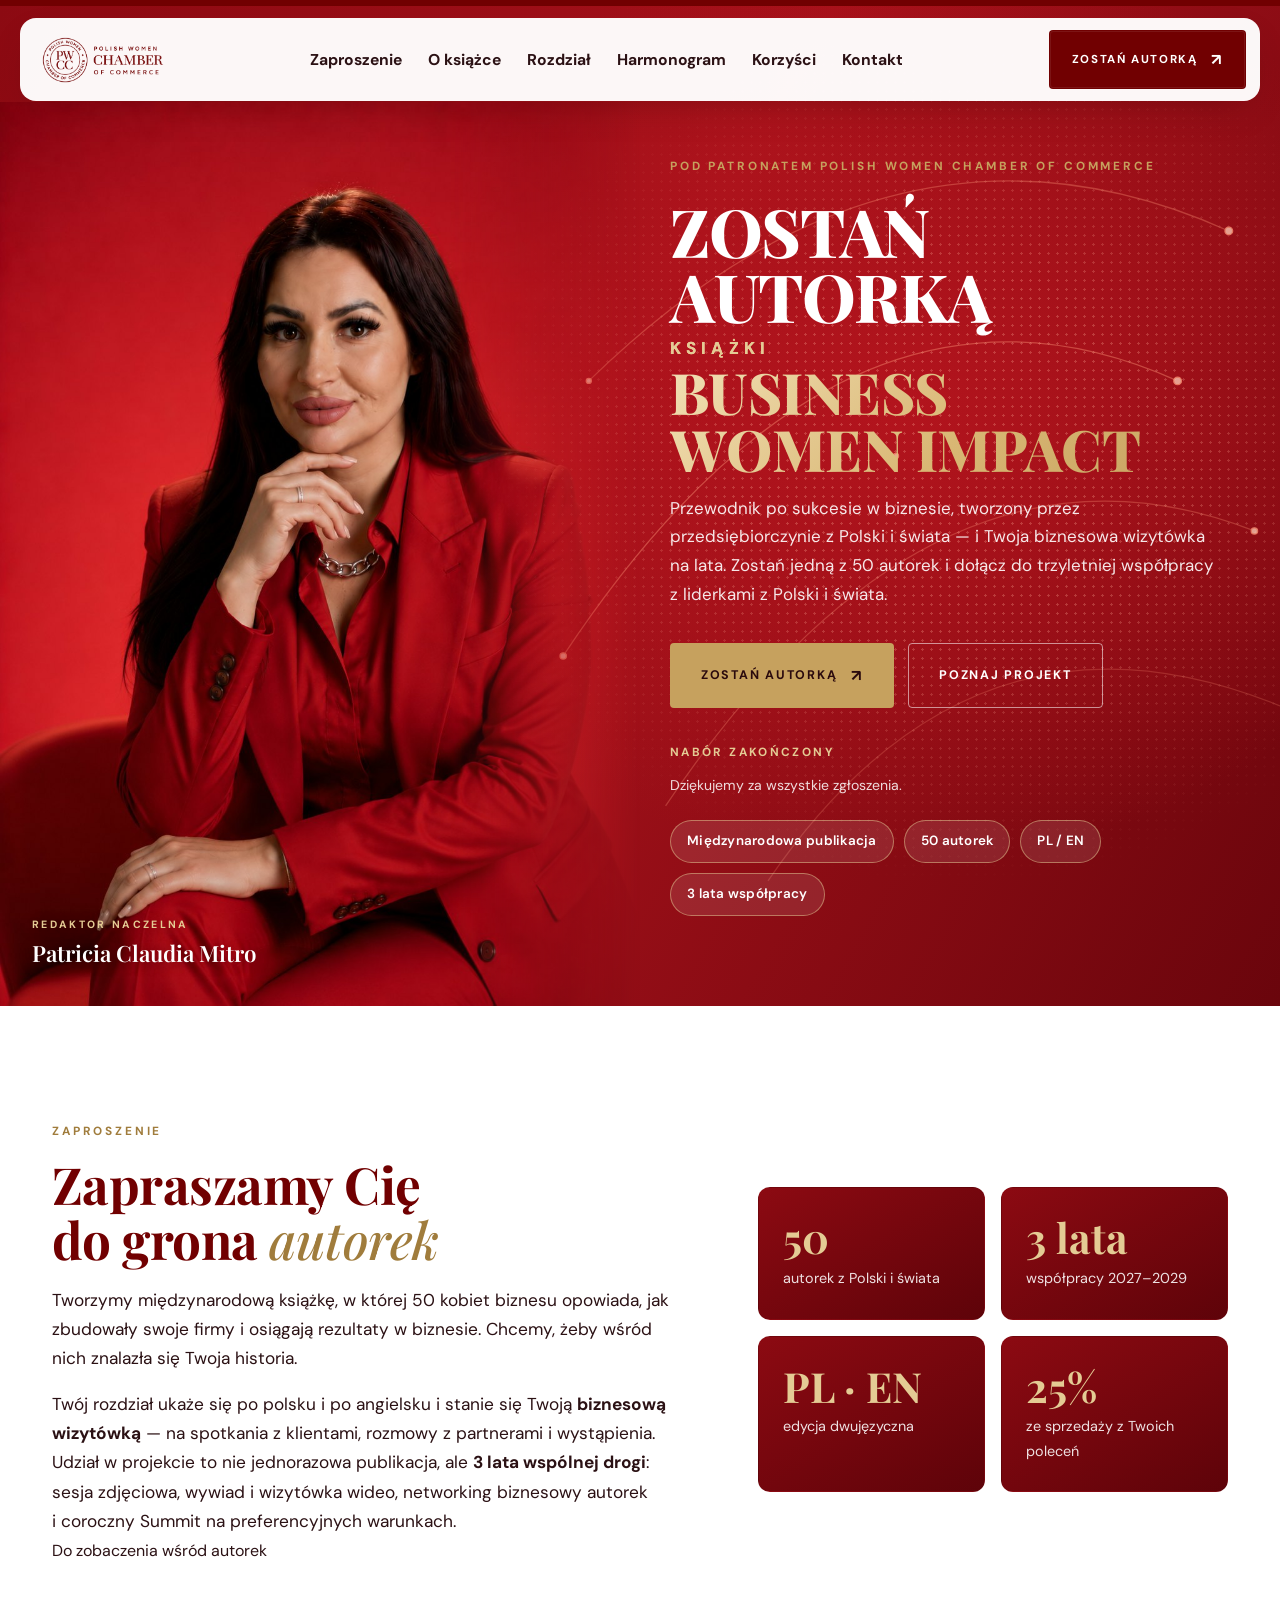
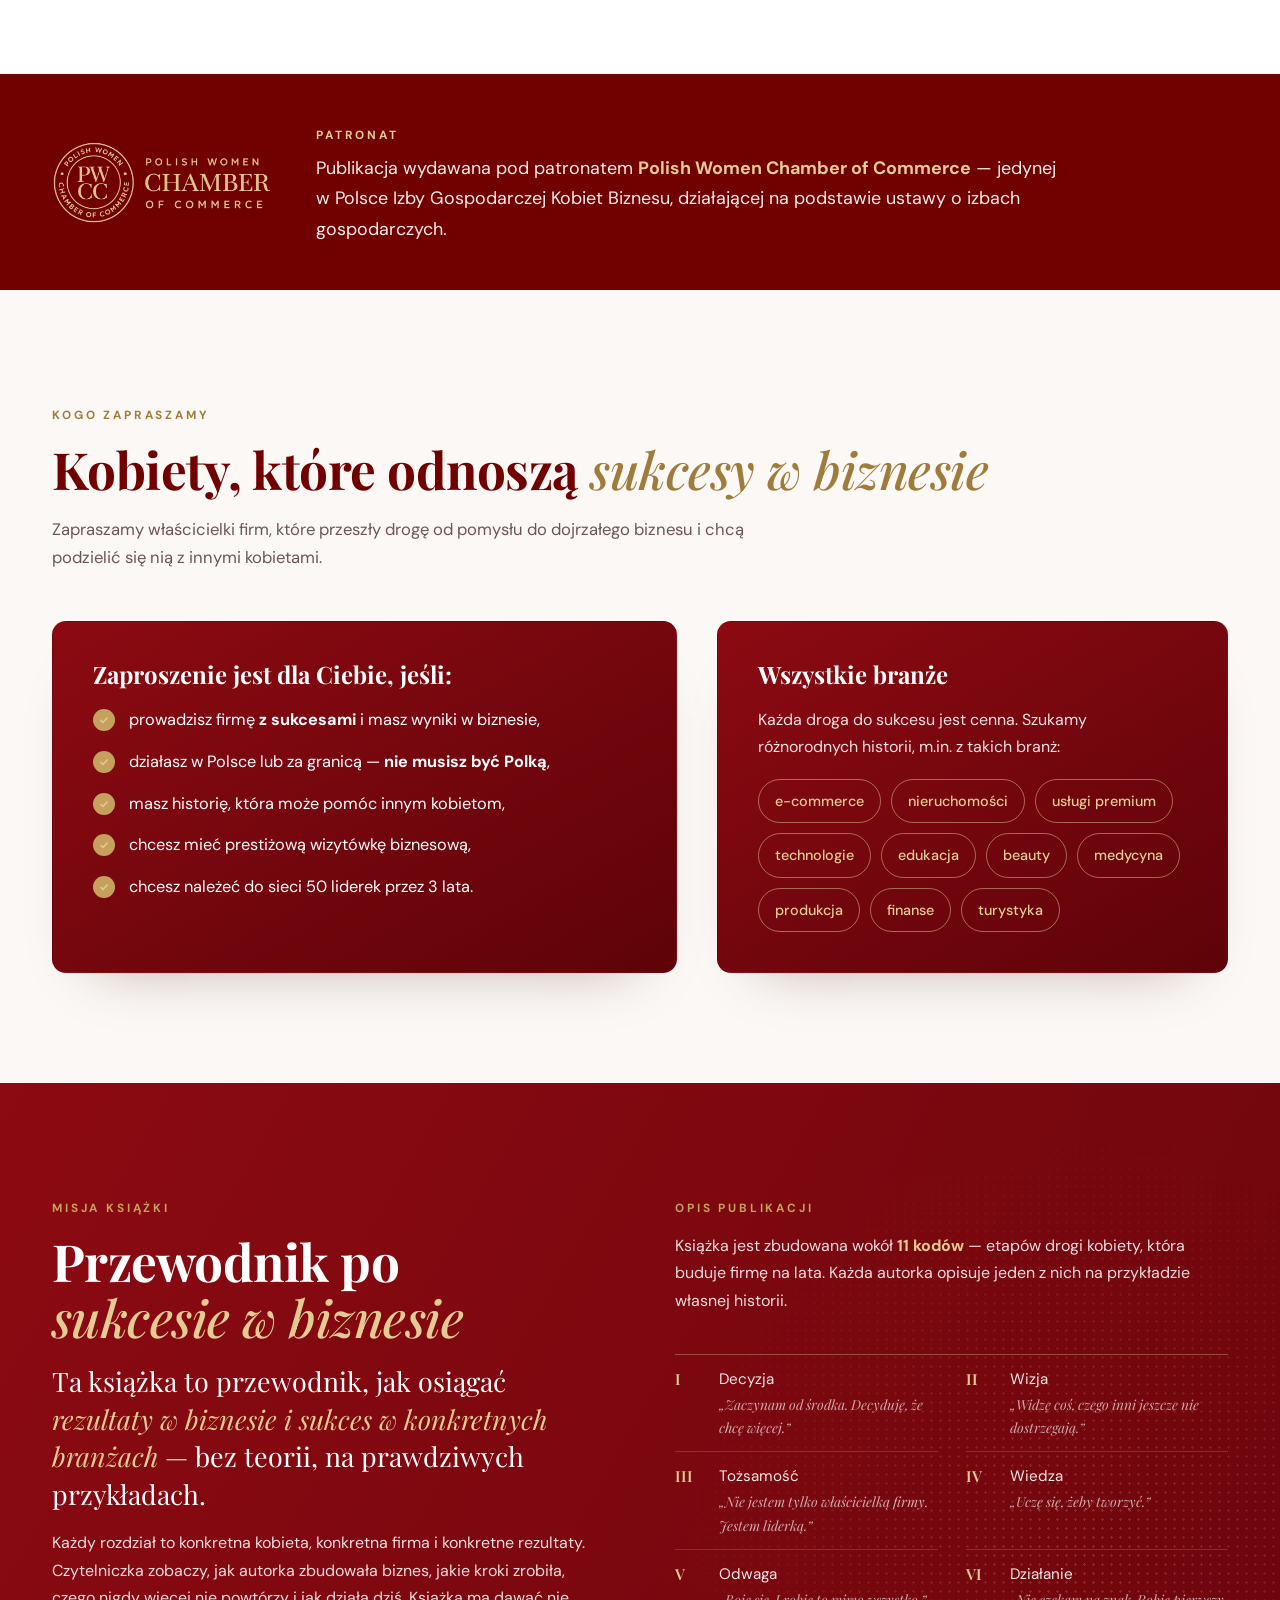
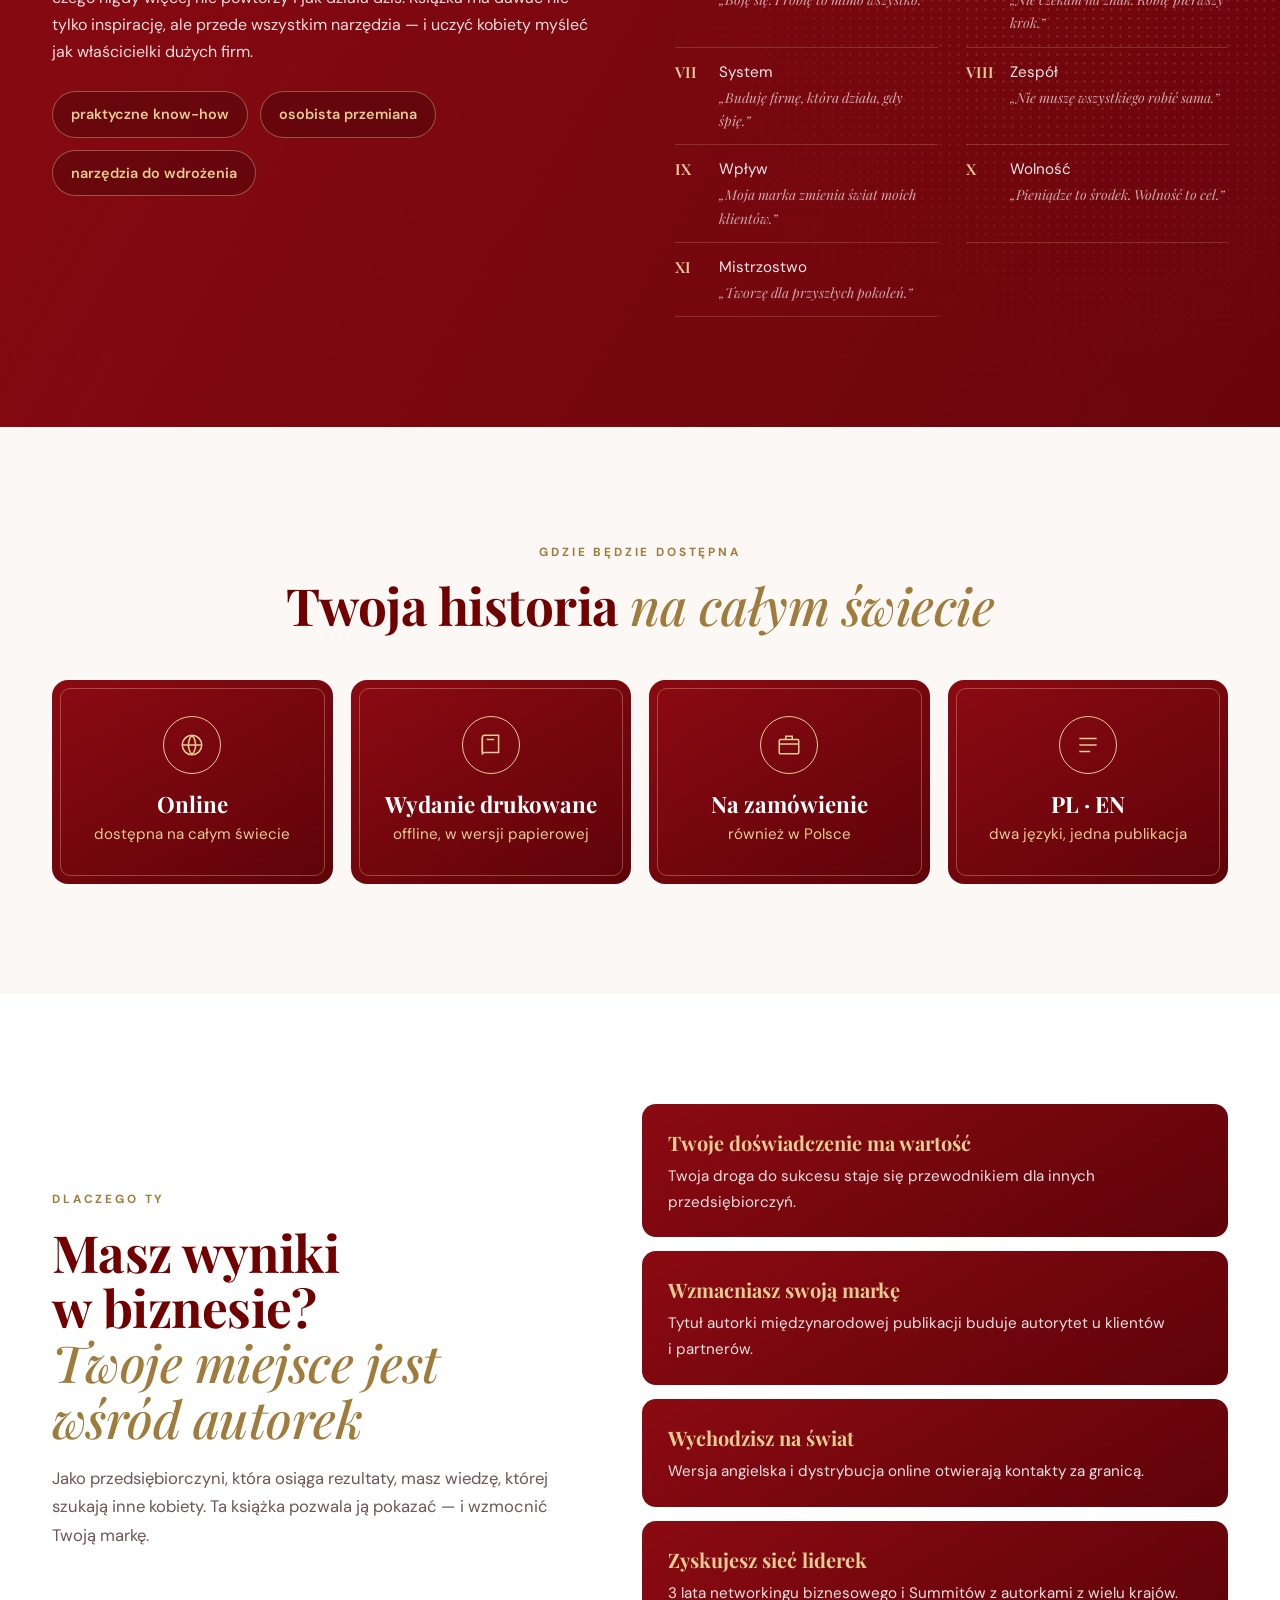
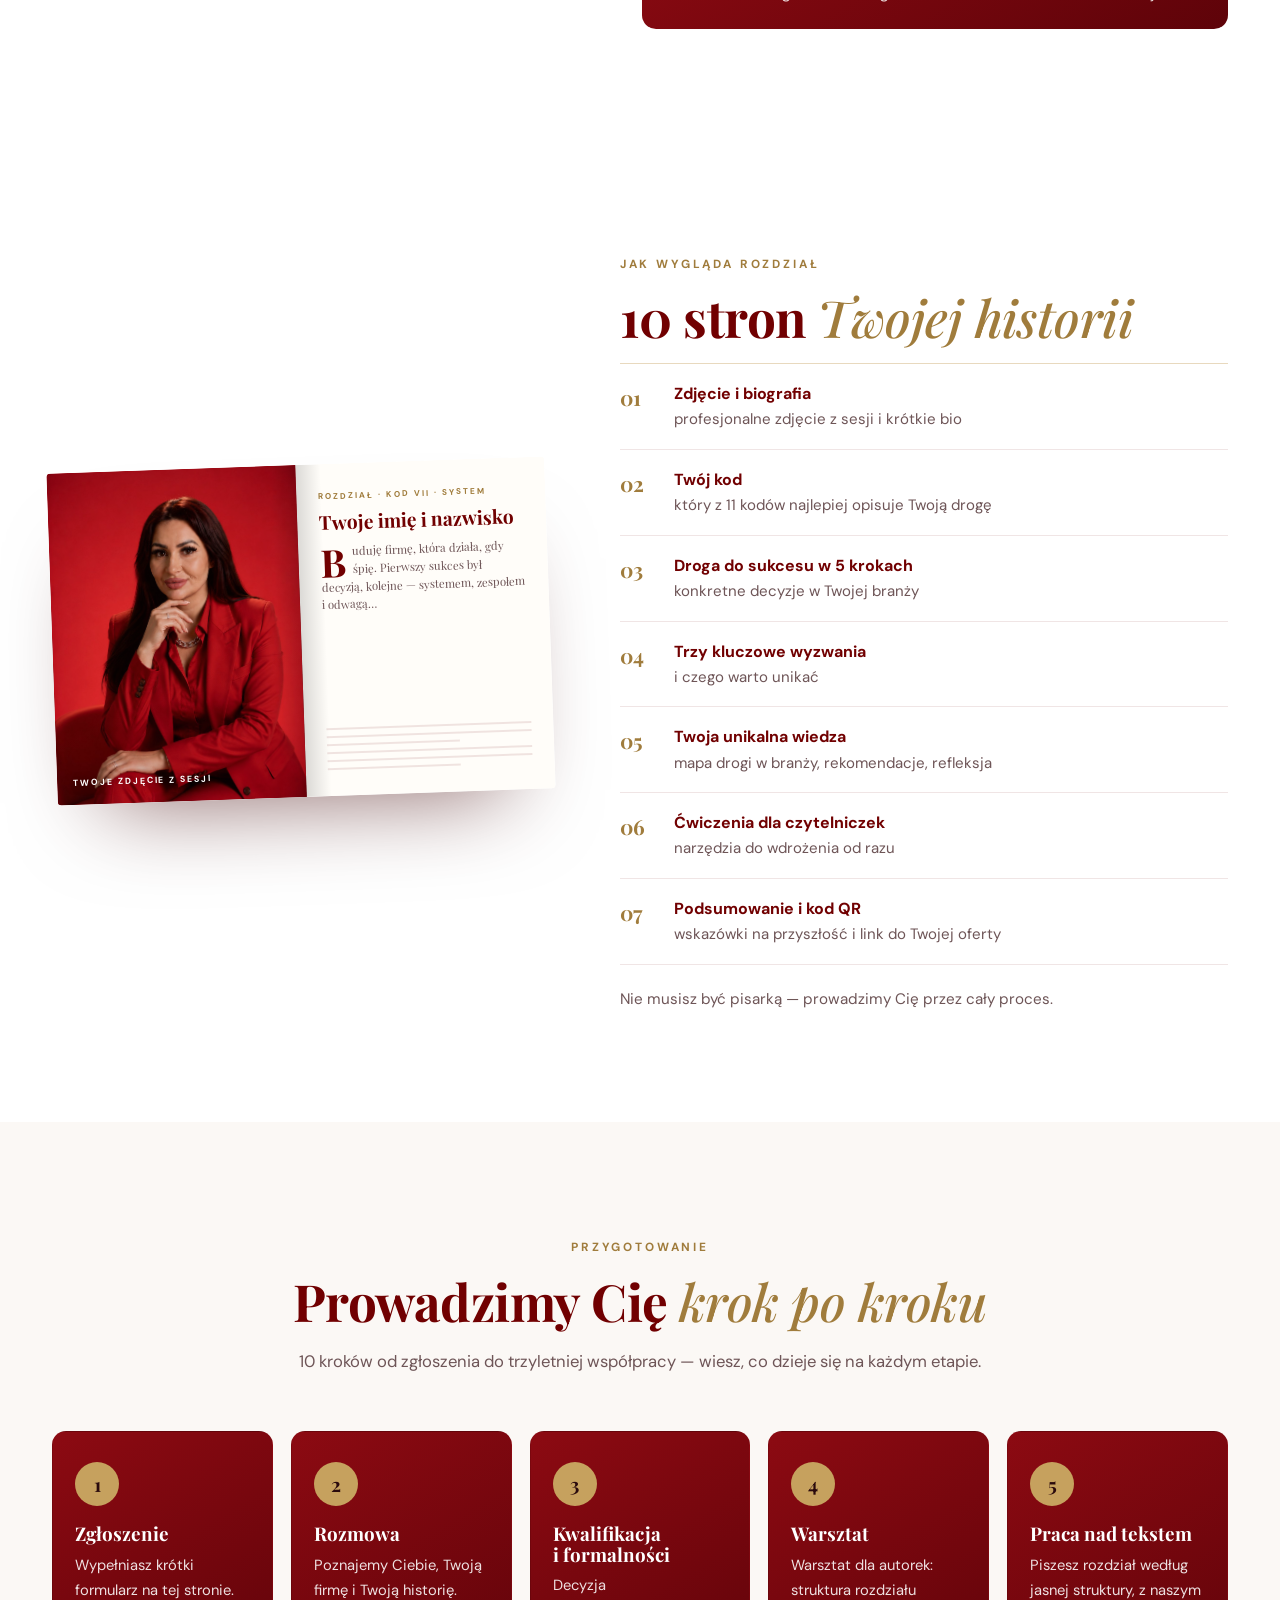
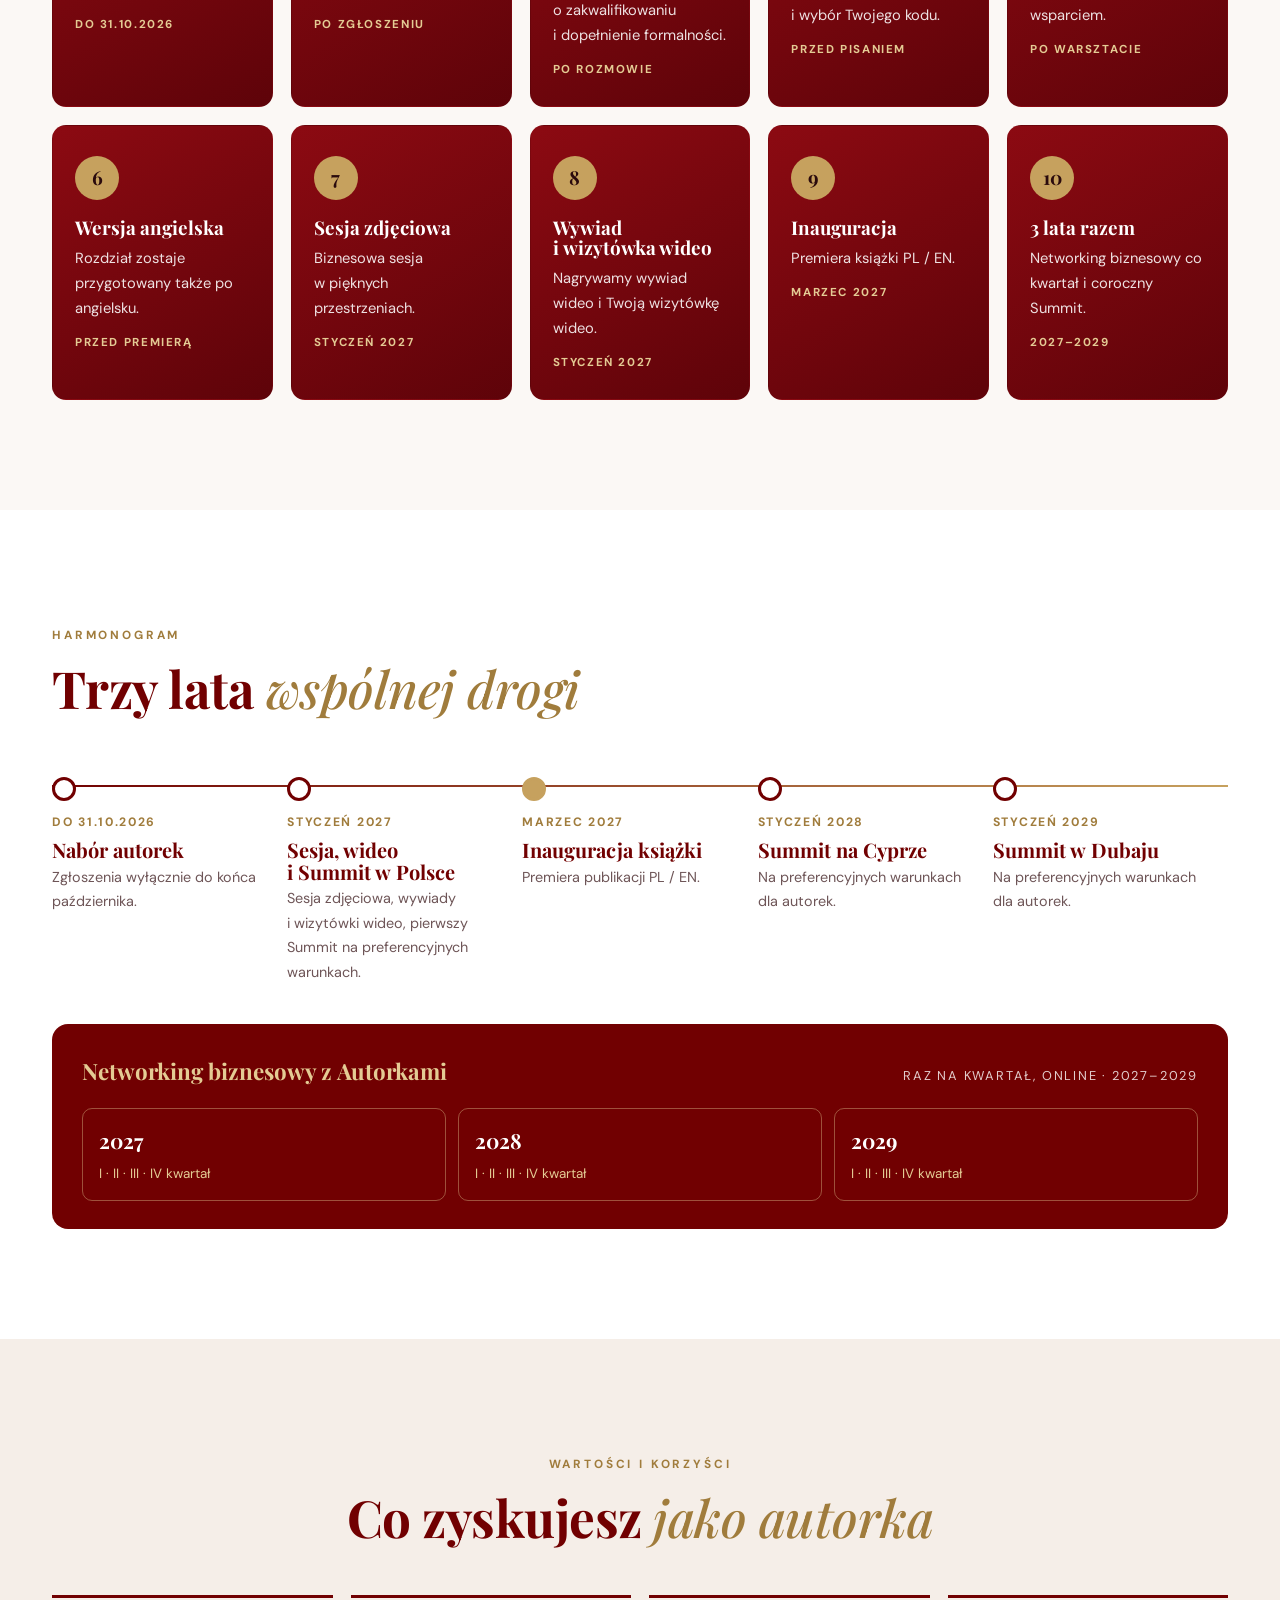
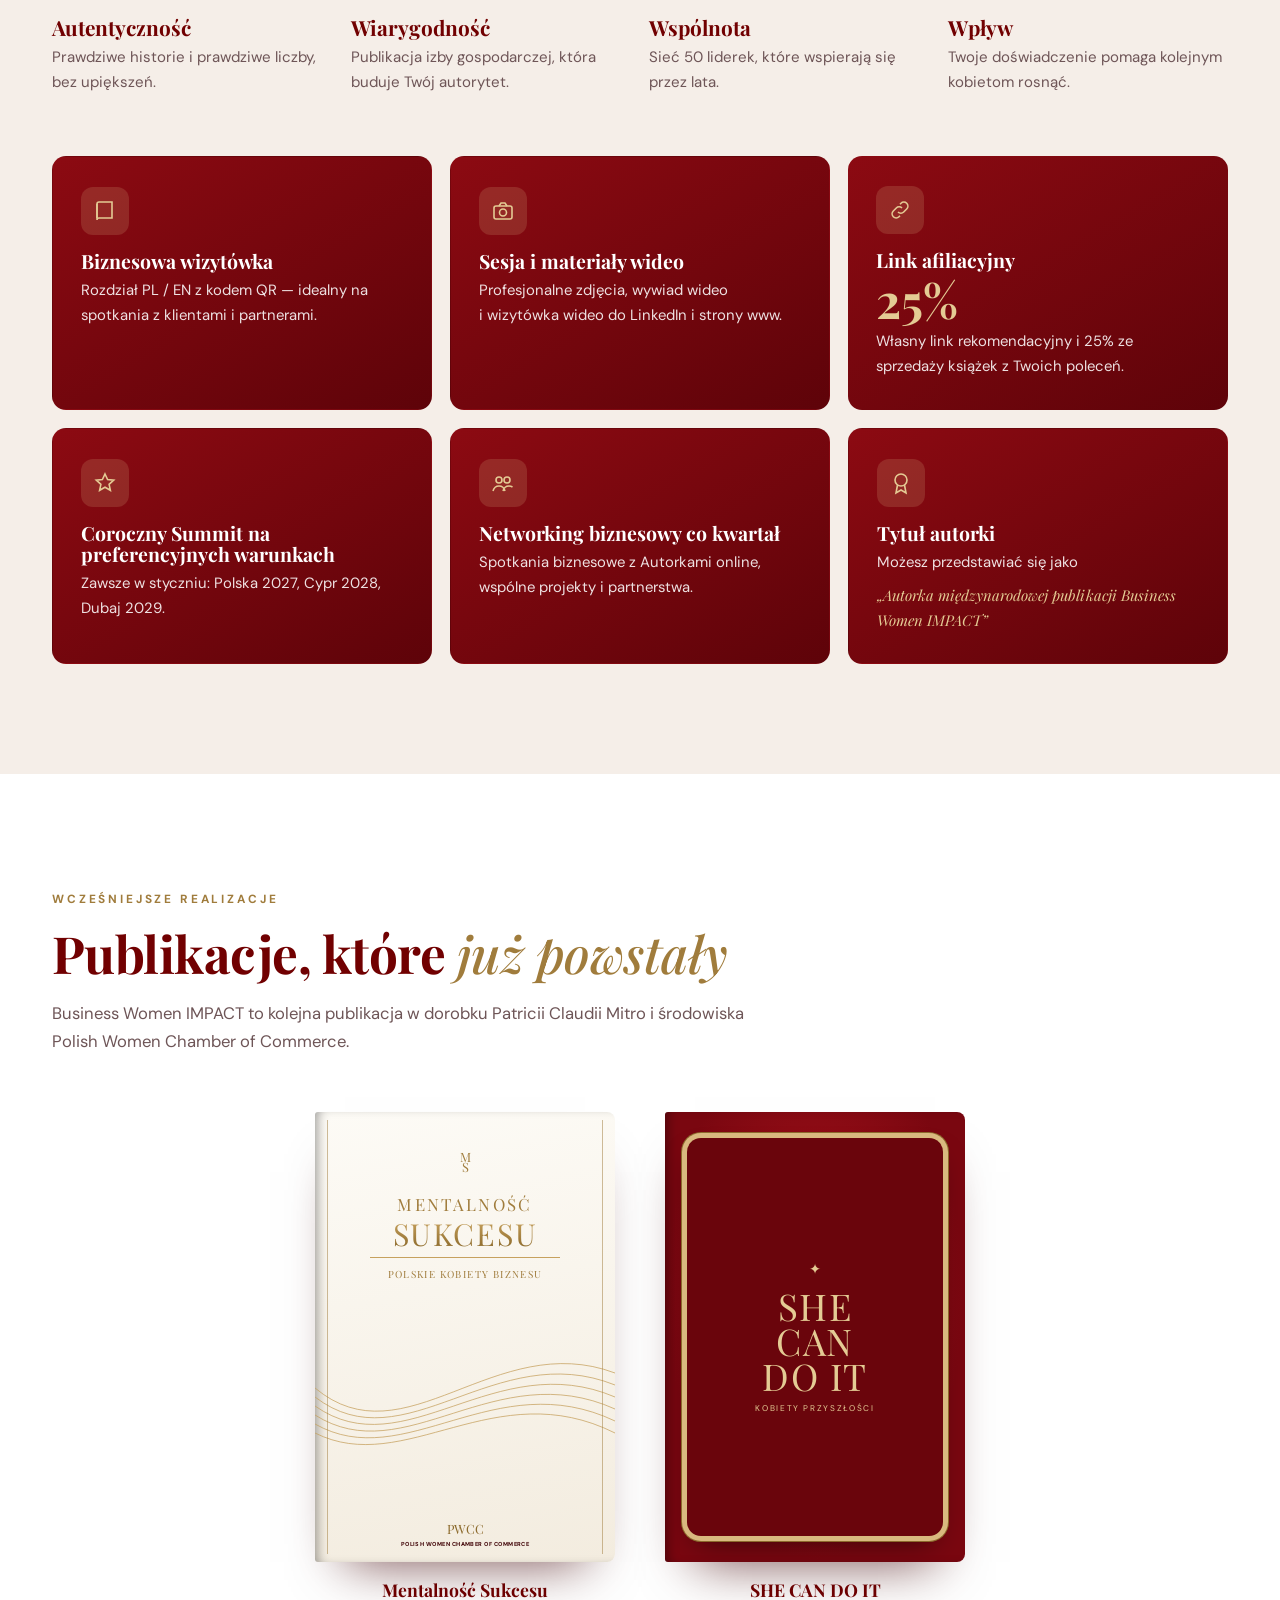
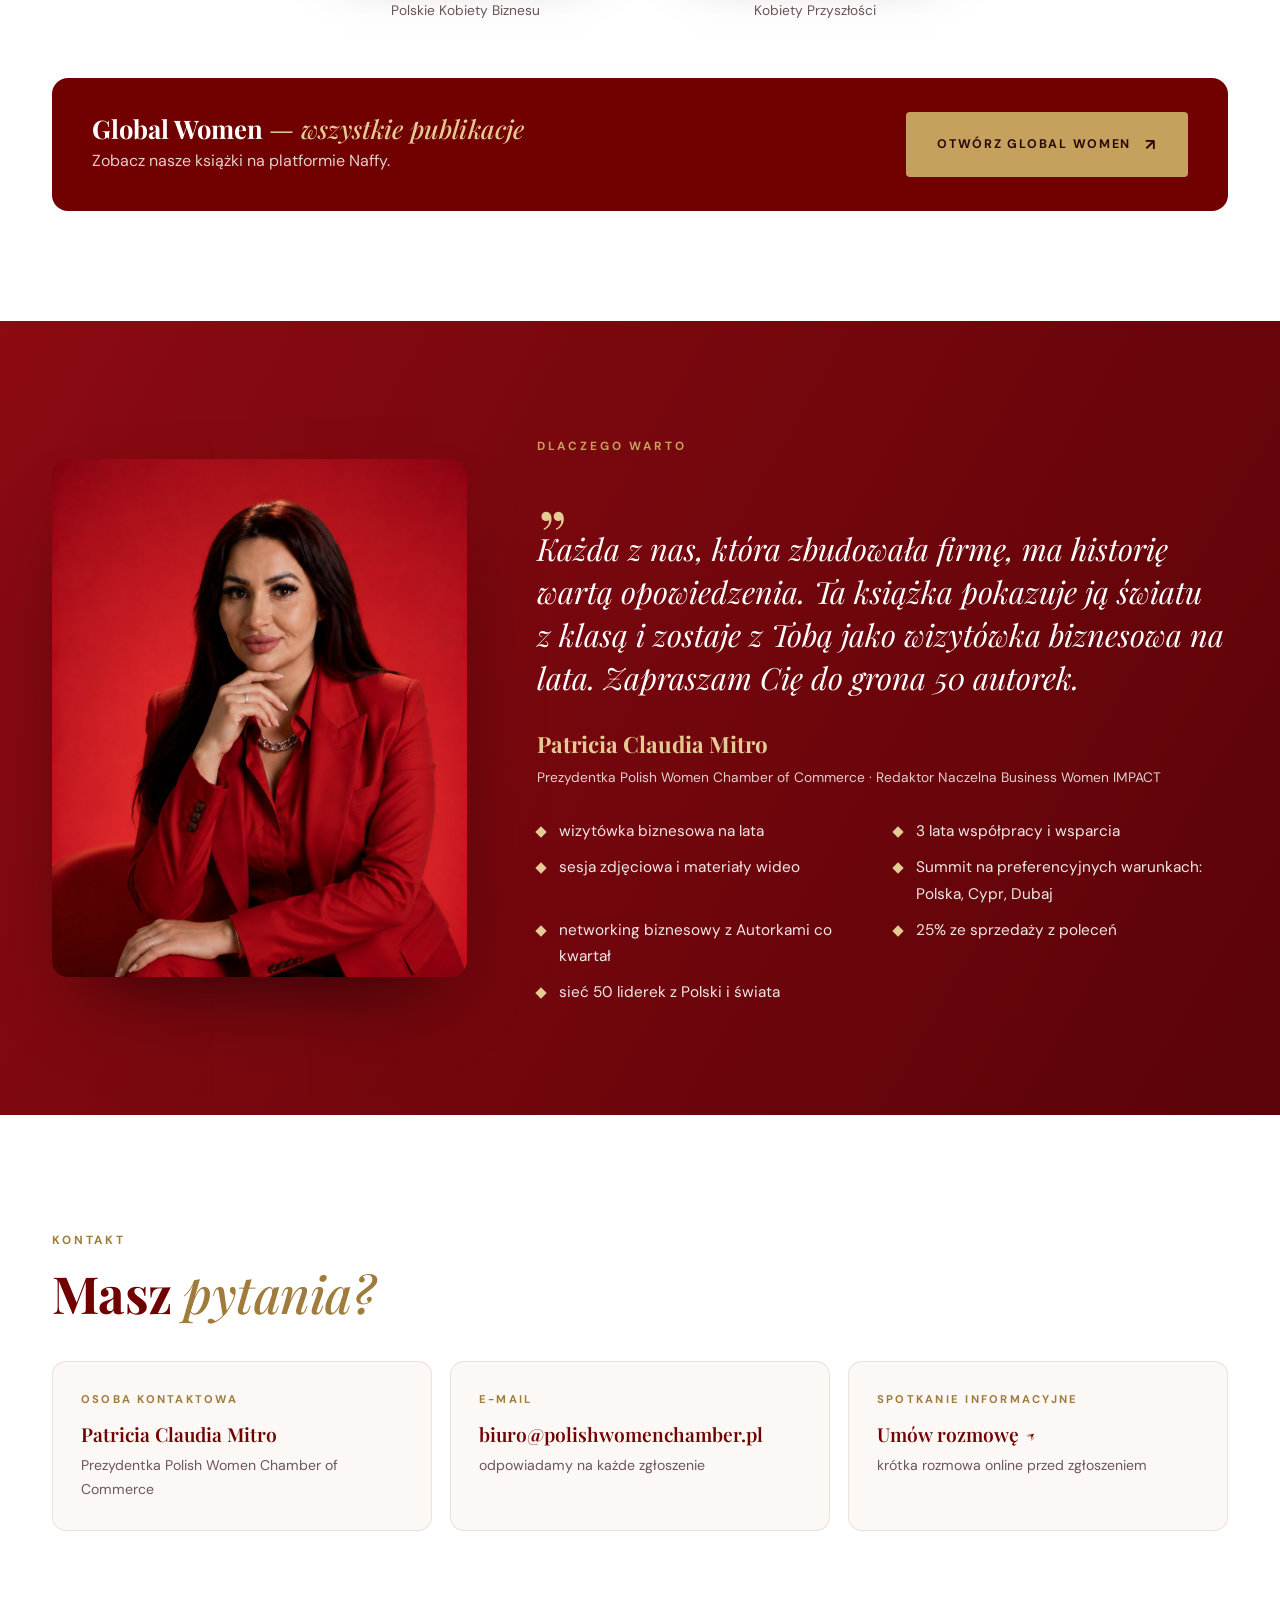
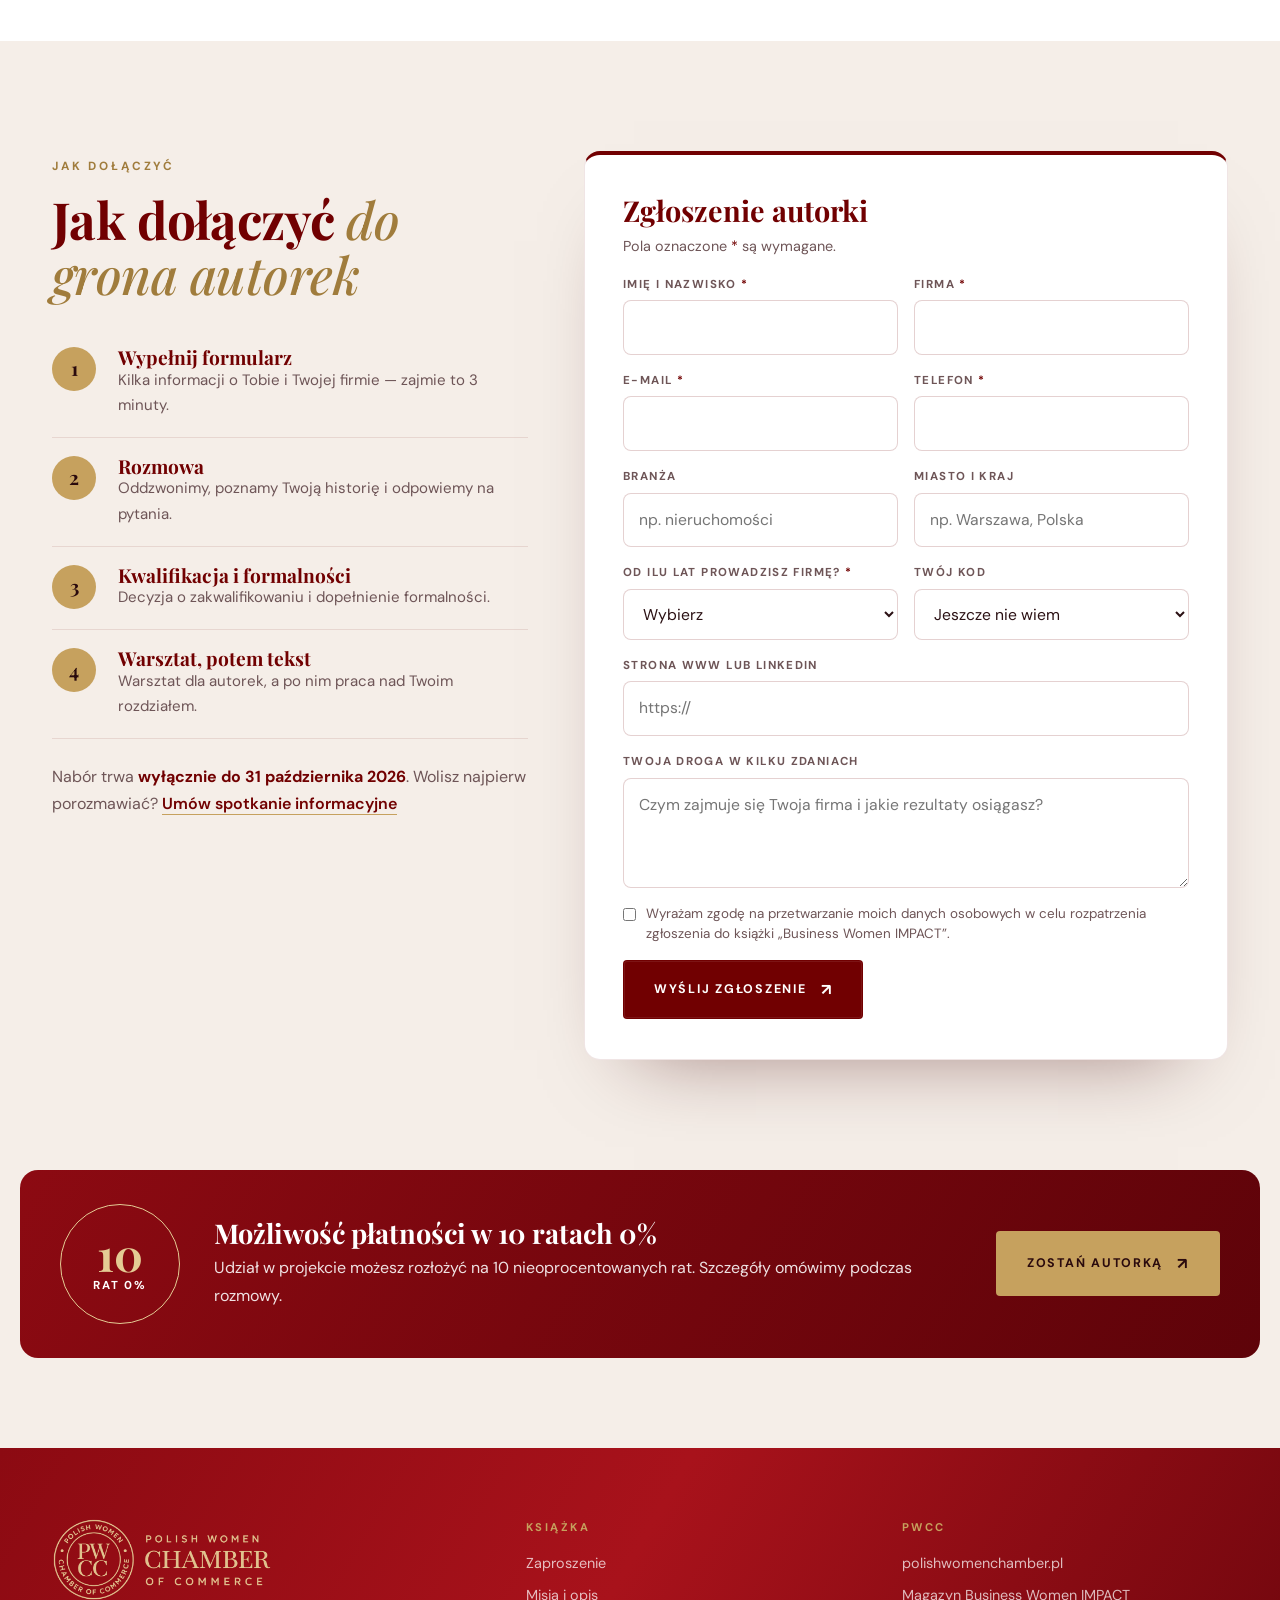
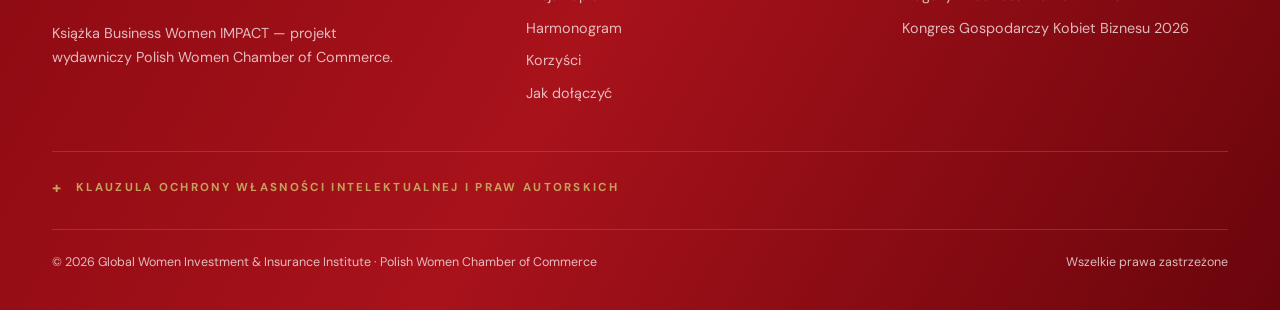
<file: publikacja-bwi/index.html>
<!DOCTYPE html>
<html lang="pl">
<head>
<meta charset="UTF-8">
<meta name="viewport" content="width=device-width, initial-scale=1">
<title>Publikacja BWI · Książka Business Women IMPACT</title>
<meta name="description" content="Zostań autorką książki Business Women IMPACT — międzynarodowego przewodnika po sukcesie w biznesie, wydawanego pod patronatem Polish Women Chamber of Commerce, jedynej w Polsce Izby Gospodarczej Kobiet Biznesu. 50 autorek, 3 lata współpracy, nabór do 31 października 2026.">
<meta property="og:title" content="Zostań autorką książki Business Women IMPACT">
<meta property="og:description" content="Twoja biznesowa wizytówka na lata. 50 autorek · 3 lata współpracy · nabór do 31 października 2026.">
<meta property="og:url" content="https://kongresgospodarczypwcc.pl/publikacja-bwi/">
<meta property="og:type" content="website">
<meta property="og:image" content="https://kongresgospodarczypwcc.pl/assets/patricia-claudia-mitro.jpg">
<link rel="canonical" href="https://kongresgospodarczypwcc.pl/publikacja-bwi/">
<meta name="theme-color" content="#8B0A12">
<link rel="preconnect" href="https://fonts.googleapis.com">
<link rel="preconnect" href="https://fonts.gstatic.com" crossorigin>
<link href="https://fonts.googleapis.com/css2?family=Playfair+Display:ital,wght@0,500;0,600;0,700;0,800;1,400;1,500;1,600&family=DM+Sans:opsz,wght@9..40,400;9..40,500;9..40,600;9..40,700&display=swap" rel="stylesheet">
<style>
/* =========================================================
   SZATA GRAFICZNA — jak polishwomenchamber.pl
   czerwień / bordo PWCC, złoto, biel
   ========================================================= */
:root{
  --red:#9E0F17;          /* czerwień banera */
  --red-2:#7A0710;
  --bordo:#710001;        /* bordo PWCC */
  --bordo-deep:#3E0004;
  --gold:#C6A15E;
  --gold-light:#E4CB94;
  --gold-deep:#A07C3C;
  --white:#FFFFFF;
  --paper:#FBF8F5;
  --cream:#F5EEE8;
  --text:#2B1114;
  --muted:#6E5557;
  --line:rgba(198,161,94,.4);
  --line-soft:rgba(113,0,1,.1);
  --serif:'Playfair Display', Georgia, 'Times New Roman', serif;
  --sans:'DM Sans', system-ui, -apple-system, 'Segoe UI', sans-serif;
  --max:1240px;
}
*{box-sizing:border-box;margin:0;padding:0}
html{scroll-behavior:smooth;scroll-padding-top:120px}
body{font-family:var(--sans);color:var(--text);background:var(--white);line-height:1.7;-webkit-font-smoothing:antialiased;overflow-x:hidden}
img{max-width:100%;display:block}
a{color:inherit;text-decoration:none}
.wrap{max-width:var(--max);margin:0 auto;padding:0 32px}
section{position:relative;padding:110px 0;overflow-x:clip}
.kicker{font-size:.74rem;letter-spacing:.24em;text-transform:uppercase;font-weight:700;color:var(--gold-deep)}
h1,h2,h3,h4{font-family:var(--serif);line-height:1.08;color:var(--bordo);text-wrap:balance}
h2{font-size:clamp(2.1rem,4vw,3.3rem);font-weight:700;margin:14px 0 18px;letter-spacing:-.01em}
h2 em{font-style:italic;font-weight:500;color:var(--gold-deep)}
h3{font-weight:700}
.lead{font-size:clamp(1.02rem,1.3vw,1.14rem);color:var(--muted);max-width:720px}
.center{text-align:center}
.center .lead{margin:0 auto}
.paper{background:var(--paper)}
.cream{background:var(--cream)}
.btn{display:inline-flex;align-items:center;justify-content:center;gap:14px;padding:18px 30px;border-radius:4px;font-size:.78rem;letter-spacing:.14em;text-transform:uppercase;font-weight:700;border:1px solid transparent;transition:all .3s ease;cursor:pointer;font-family:var(--sans);white-space:nowrap}
.btn .ar{font-size:1rem;transition:transform .3s}
.btn:hover .ar{transform:translate(3px,-3px)}
.btn-gold{background:var(--gold);color:#2A0A0D}
.btn-gold:hover{background:var(--gold-light)}
.btn-bordo{background:var(--bordo);color:#fff;box-shadow:inset 0 0 0 1px rgba(255,255,255,.08)}
.btn-bordo:hover{background:var(--bordo-deep)}
.btn-outline{color:#fff;border-color:rgba(255,255,255,.55)}
.btn-outline:hover{background:rgba(255,255,255,.1)}
.btn-line{color:var(--bordo);border-color:var(--bordo)}
.btn-line:hover{background:var(--bordo);color:#fff}
a:focus-visible,button:focus-visible,input:focus-visible,select:focus-visible,textarea:focus-visible,summary:focus-visible{outline:2px solid var(--gold);outline-offset:3px}
.reveal{opacity:0;transform:translateY(24px);transition:opacity .9s ease,transform .9s cubic-bezier(.2,.8,.2,1)}
.reveal.in{opacity:1;transform:none}
@media (prefers-reduced-motion:reduce){.reveal{opacity:1;transform:none;transition:none}html{scroll-behavior:auto}*{animation:none!important}}

/* ================= MENU (biała „pigułka” jak na PWCC) ================= */
.top-strip{height:6px;background:var(--bordo)}
header.nav{position:fixed;top:18px;left:0;right:0;z-index:60;pointer-events:none}
header.nav .bar{pointer-events:auto;max-width:calc(var(--max) + 120px);margin:0 auto;width:calc(100% - 40px);background:rgba(255,255,255,.97);border-radius:16px;box-shadow:0 14px 40px -18px rgba(62,0,4,.45);display:flex;align-items:center;gap:22px;padding:12px 14px 12px 22px}
.logo{display:flex;align-items:center;flex:none}
.logo img{height:46px;width:auto}
.menu{display:flex;gap:26px;list-style:none;margin:0 auto}
.menu a{font-weight:700;font-size:.98rem;color:var(--text);white-space:nowrap;transition:color .25s}
.menu a:hover{color:var(--bordo)}
header.nav .btn{padding:15px 22px;font-size:.72rem}
.burger{display:none;width:42px;height:42px;position:relative;margin-left:auto;background:none;border:0;cursor:pointer}
.burger span,.burger::before,.burger::after{content:"";position:absolute;left:10px;right:10px;height:2px;background:var(--bordo);transition:transform .3s,opacity .3s}
.burger span{top:20px}.burger::before{top:13px}.burger::after{top:27px}
.nav-open .burger span{opacity:0}
.nav-open .burger::before{transform:translateY(7px) rotate(45deg)}
.nav-open .burger::after{transform:translateY(-7px) rotate(-45deg)}
.mobile-menu{display:none}

/* ================= 1. TYTUŁ ================= */
.hero{padding:0;min-height:min(900px,100vh);display:grid;grid-template-columns:1fr 1fr;background:
  radial-gradient(900px 700px at 70% 40%,#B3141D 0%,transparent 65%),
  linear-gradient(120deg,#8C0A12 0%,#A8121B 45%,#6A050C 100%);color:#fff;overflow:hidden}
.hero .map{position:absolute;inset:0;pointer-events:none;
  background-image:radial-gradient(rgba(255,170,150,.35) 1px,transparent 1.4px);background-size:9px 9px;
  -webkit-mask-image:radial-gradient(ellipse 55% 60% at 75% 45%,#000 30%,transparent 72%);mask-image:radial-gradient(ellipse 55% 60% at 75% 45%,#000 30%,transparent 72%);opacity:.8}
.hero svg.arcs{position:absolute;right:0;top:0;width:60%;height:100%;pointer-events:none;opacity:.75}
.hero-photo{position:relative;min-height:560px}
.hero-photo img{position:absolute;inset:0;width:100%;height:100%;object-fit:cover;object-position:50% 12%;-webkit-mask-image:linear-gradient(90deg,#000 70%,transparent 100%);mask-image:linear-gradient(90deg,#000 70%,transparent 100%)}
.hero-text{position:relative;display:flex;flex-direction:column;justify-content:center;padding:150px max(32px,calc((100vw - var(--max))/2 + 32px)) 90px 30px}
.hero .kicker{color:var(--gold)}
.hero h1{color:#fff;margin-top:22px;font-weight:800;font-size:clamp(2.8rem,5.2vw,4.8rem);line-height:.98;letter-spacing:-.02em;text-transform:uppercase}
.hero h1 .bk-title{display:block;margin-top:.2em;font-style:normal;font-weight:800;text-transform:uppercase;font-size:.86em;line-height:1;letter-spacing:-.01em;background:linear-gradient(135deg,#F3E2B8,#D9B774 55%,#C6A15E);-webkit-background-clip:text;background-clip:text;color:transparent}
.hero h1 .bk-title small{display:block;font-family:var(--sans);font-size:.3em;letter-spacing:.3em;font-weight:700;color:var(--gold-light);-webkit-text-fill-color:var(--gold-light);margin-bottom:.35em}
.hero h1 em{display:block;font-style:italic;font-weight:500;text-transform:none;color:var(--gold-light);font-size:.62em;line-height:1.1;letter-spacing:-.005em;margin-top:.18em}
.hero .sub{margin-top:20px;font-weight:700;letter-spacing:.12em;text-transform:uppercase;font-size:.86rem;color:#fff}
.hero p.claim{margin-top:16px;max-width:560px;font-size:1.06rem;color:rgba(255,255,255,.9)}
.hero .cta{display:flex;flex-wrap:wrap;gap:14px;margin-top:34px}
.deadline{display:inline-flex;align-items:center;gap:12px;margin-top:26px;padding:10px 16px;border-radius:40px;background:rgba(0,0,0,.18);border:1px solid rgba(228,203,148,.45);font-size:.8rem;letter-spacing:.06em}
.deadline::before{content:"";width:8px;height:8px;border-radius:50%;background:var(--gold-light);box-shadow:0 0 0 4px rgba(228,203,148,.25);flex:none}
.deadline b{color:var(--gold-light)}
.countdown{margin-top:34px;max-width:560px}
.cd-label{font-size:.74rem;letter-spacing:.2em;text-transform:uppercase;font-weight:700;color:var(--gold-light)}
.cd-boxes{display:grid;grid-template-columns:repeat(4,1fr);gap:12px;margin-top:12px}
.cd-boxes div{background:rgba(0,0,0,.22);border:1px solid rgba(228,203,148,.45);border-radius:10px;padding:14px 8px 12px;text-align:center}
.cd-boxes strong{display:block;font-family:var(--serif);font-weight:700;font-size:clamp(2rem,3.4vw,2.8rem);line-height:1;color:#fff;font-variant-numeric:tabular-nums}
.cd-boxes span{display:block;margin-top:6px;font-size:.66rem;letter-spacing:.18em;text-transform:uppercase;color:var(--gold-light);font-weight:700}
.cd-note{margin-top:12px;font-size:.88rem;color:rgba(255,255,255,.85)}
.cd-note b{color:var(--gold-light)}
.pills{list-style:none;display:flex;flex-wrap:wrap;gap:10px;margin-top:22px}
.pills li{padding:9px 16px;border-radius:30px;background:rgba(255,255,255,.1);border:1px solid rgba(228,203,148,.5);font-size:.84rem;font-weight:600;color:#fff;letter-spacing:.02em}
.photo-cap{position:absolute;left:32px;bottom:34px;z-index:2;color:#fff;text-shadow:0 2px 14px rgba(0,0,0,.4)}
.photo-cap small{display:block;font-size:.66rem;letter-spacing:.22em;text-transform:uppercase;color:var(--gold-light);font-weight:700}
.photo-cap b{font-family:var(--serif);font-size:1.4rem;font-weight:600}

/* ================= 2. ZAPROSZENIE ================= */
.invite{display:grid;grid-template-columns:1.15fr .85fr;gap:70px;align-items:center}
.letter{font-size:1.08rem;color:var(--text)}
.letter p + p{margin-top:16px}
.letter .sign{margin-top:24px;font-family:var(--serif);font-style:italic;font-size:1.25rem;color:var(--bordo)}
.facts{display:grid;grid-template-columns:1fr 1fr;gap:16px}
.fact{background:var(--paper);border:1px solid var(--line-soft);border-radius:12px;padding:28px 24px}
.fact strong{display:block;font-family:var(--serif);font-weight:700;font-size:2.6rem;line-height:1;color:var(--bordo)}
.fact span{display:block;margin-top:8px;font-size:.9rem;color:var(--muted)}
.fact.g{background:var(--bordo);border-color:var(--bordo)}
.fact.g strong{color:var(--gold-light)}
.fact.g span{color:rgba(255,255,255,.85)}

/* ================= 3. KOGO ZAPRASZAMY ================= */
.who{display:grid;grid-template-columns:1.1fr .9fr;gap:40px;margin-top:50px}
.who-card{background:#fff;border-radius:14px;padding:40px 40px;border:1px solid var(--line-soft);box-shadow:0 30px 60px -44px rgba(62,0,4,.4)}
.checks{list-style:none;display:grid;gap:14px}
.checks li{position:relative;padding-left:36px;font-size:1.02rem}
.checks li::before{content:"";position:absolute;left:0;top:3px;width:22px;height:22px;border-radius:50%;background:var(--bordo) url("data:image/svg+xml,%3Csvg xmlns='http://www.w3.org/2000/svg' viewBox='0 0 24 24' fill='none' stroke='%23E4CB94' stroke-width='3'%3E%3Cpath d='M5 12l5 5L19 7'/%3E%3C/svg%3E") center/12px no-repeat}
.chips{display:flex;flex-wrap:wrap;gap:10px;margin-top:18px}
.chips span{padding:9px 16px;border-radius:30px;border:1px solid var(--line);background:#fff;font-size:.9rem;color:var(--bordo);font-weight:500}
.who-card h3{font-size:1.5rem;margin-bottom:18px}

/* ================= 4. MISJA ================= */
.mission{background:linear-gradient(120deg,#8C0A12,#6A050C);color:#fff}
.mission .map{position:absolute;inset:0;background-image:radial-gradient(rgba(255,170,150,.22) 1px,transparent 1.4px);background-size:9px 9px;-webkit-mask-image:radial-gradient(ellipse 50% 70% at 85% 50%,#000,transparent 70%);mask-image:radial-gradient(ellipse 50% 70% at 85% 50%,#000,transparent 70%);pointer-events:none}
.mission .wrap{position:relative;display:grid;grid-template-columns:1fr 1fr;gap:70px;align-items:start}
.mission .kicker{color:var(--gold)}
.mission h2{color:#fff}
.mission h2 em{color:var(--gold-light)}
.mission .big{font-family:var(--serif);font-size:clamp(1.3rem,2.1vw,1.7rem);line-height:1.4;color:#fff}
.mission .big em{color:var(--gold-light)}
.mission p.t{color:rgba(255,255,255,.86);margin-top:16px}
.formula{display:flex;flex-wrap:wrap;gap:12px;margin-top:26px}
.formula span{padding:10px 18px;border-radius:30px;background:rgba(0,0,0,.2);border:1px solid rgba(228,203,148,.4);color:var(--gold-light);font-weight:600;font-size:.9rem}
.codes{margin-top:40px;display:grid;grid-template-columns:repeat(2,1fr);gap:0 28px;border-top:1px solid rgba(228,203,148,.35)}
.codes div{display:grid;grid-template-columns:44px 1fr;padding:12px 0;border-bottom:1px solid rgba(228,203,148,.2);font-size:.95rem}
.codes b{font-family:var(--serif);color:var(--gold-light);font-weight:600}
.codes span{color:rgba(255,255,255,.9)}
.codes i{display:block;font-style:italic;font-family:var(--serif);font-size:.86rem;color:rgba(255,255,255,.65)}

/* ================= 5. ROZDZIAŁ ================= */
.chapter{display:grid;grid-template-columns:.9fr 1.1fr;gap:70px;align-items:center}
.book-mock{position:relative;display:grid;grid-template-columns:1fr 1fr;box-shadow:0 50px 90px -50px rgba(62,0,4,.6);transform:rotate(-2deg);border-radius:4px;overflow:hidden}
.book-mock::after{content:"";position:absolute;left:50%;top:0;bottom:0;width:50px;transform:translateX(-50%);background:linear-gradient(90deg,transparent,rgba(0,0,0,.14) 50%,transparent);pointer-events:none}
.pgl{aspect-ratio:3/4;background:linear-gradient(160deg,#A8121B,#6A050C);position:relative;overflow:hidden}
.pgl img{position:absolute;inset:0;width:100%;height:100%;object-fit:cover;object-position:50% 14%;opacity:.95}
.pgl span{position:absolute;left:16px;bottom:14px;font-size:.55rem;letter-spacing:.22em;text-transform:uppercase;color:#fff;font-weight:700;text-shadow:0 1px 8px rgba(0,0,0,.5)}
.pgr{aspect-ratio:3/4;background:#FFFDF9;padding:26px 22px;display:flex;flex-direction:column}
.pgr small{font-size:.52rem;letter-spacing:.24em;text-transform:uppercase;color:var(--gold-deep);font-weight:700}
.pgr h4{font-size:1.2rem;margin-top:8px}
.pgr p{font-family:var(--serif);font-size:.72rem;color:var(--muted);line-height:1.55;margin-top:10px}
.pgr p::first-letter{float:left;font-size:2.4rem;line-height:.85;padding:3px 6px 0 0;color:var(--bordo);font-weight:700}
.pgr .ln{margin-top:auto;display:grid;gap:6px}
.pgr .ln i{height:2px;background:rgba(113,0,1,.1)}
.pgr .ln i:nth-child(3n){width:65%}
.parts{list-style:none;counter-reset:p;display:grid;gap:0;border-top:1px solid var(--line)}
.parts li{counter-increment:p;display:grid;grid-template-columns:54px 1fr;padding:16px 0;border-bottom:1px solid var(--line-soft)}
.parts li::before{content:counter(p,decimal-leading-zero);font-family:var(--serif);font-weight:700;font-size:1.3rem;color:var(--gold-deep)}
.parts b{color:var(--bordo);font-weight:700}
.parts span{display:block;color:var(--muted);font-size:.94rem}
.chapter .note{margin-top:22px;font-size:.95rem;color:var(--muted)}

/* ================= 6. PRZYGOTOWANIE ================= */
.prep{display:grid;grid-template-columns:repeat(5,1fr);gap:18px;margin-top:56px;counter-reset:s}
.step{background:#fff;border-radius:14px;border:1px solid var(--line-soft);padding:30px 22px 26px;position:relative;counter-increment:s}
.step::before{content:counter(s);display:grid;place-items:center;width:44px;height:44px;border-radius:50%;background:var(--bordo);color:var(--gold-light);font-family:var(--serif);font-weight:700;font-size:1.2rem;margin-bottom:18px}
.step h3{font-size:1.18rem}
.step p{font-size:.92rem;color:var(--muted);margin-top:8px}
.step small{display:block;margin-top:12px;font-size:.72rem;letter-spacing:.14em;text-transform:uppercase;color:var(--gold-deep);font-weight:700}

/* ================= 7. HARMONOGRAM ================= */
.tl{list-style:none;display:grid;grid-template-columns:repeat(5,1fr);position:relative;margin-top:60px}
.tl::before{content:"";position:absolute;left:0;right:0;top:9px;height:2px;background:linear-gradient(90deg,var(--bordo),var(--gold))}
.tl li{position:relative;padding:36px 16px 0 0}
.tl li::before{content:"";position:absolute;left:0;top:1px;width:18px;height:18px;border-radius:50%;background:#fff;border:3px solid var(--bordo)}
.tl li.key::before{background:var(--gold);border-color:var(--gold)}
.tl time{display:block;font-size:.76rem;letter-spacing:.14em;text-transform:uppercase;color:var(--gold-deep);font-weight:700}
.tl h4{font-size:1.25rem;margin-top:6px}
.tl p{font-size:.9rem;color:var(--muted);margin-top:4px}
.tl-note{margin-top:34px;padding:18px 22px;border-radius:12px;background:#fff;border:1px solid var(--line-soft);display:flex;gap:14px;align-items:center;font-size:.98rem}
.tl-note b{color:var(--bordo)}

/* ================= 8. WARTOŚCI I KORZYŚCI ================= */
.values{display:grid;grid-template-columns:repeat(4,1fr);gap:18px;margin-top:50px}
.value{border-top:3px solid var(--bordo);padding-top:18px}
.value h3{font-size:1.3rem}
.value p{font-size:.94rem;color:var(--muted);margin-top:6px}
.bens{display:grid;grid-template-columns:repeat(3,1fr);gap:18px;margin-top:60px}
.ben{background:#fff;border-radius:14px;border:1px solid var(--line-soft);padding:30px 28px;transition:transform .3s,box-shadow .3s}
.ben:hover{transform:translateY(-4px);box-shadow:0 30px 60px -40px rgba(62,0,4,.45)}
.ben .ic{width:48px;height:48px;border-radius:12px;display:grid;place-items:center;background:rgba(113,0,1,.08);color:var(--bordo);margin-bottom:16px}
.ben .ic svg{width:24px;height:24px}
.ben h3{font-size:1.22rem}
.ben p{font-size:.93rem;color:var(--muted);margin-top:6px}
.ben.hl{background:linear-gradient(140deg,#9E0F17,#6A050C);border:0;color:#fff}
.ben.hl h3{color:#fff}
.ben.hl p{color:rgba(255,255,255,.85)}
.ben.hl .ic{background:rgba(228,203,148,.18);color:var(--gold-light)}
.ben .pct{display:block;font-family:var(--serif);font-weight:700;font-size:3rem;line-height:1;color:var(--gold-light);margin:4px 0}
.ben .ttl{display:block;margin-top:8px;font-family:var(--serif);font-style:italic;color:var(--bordo)}

/* ================= 9–10. REALIZACJE ================= */
.books{display:grid;grid-template-columns:repeat(2,minmax(0,300px));justify-content:center;gap:50px;margin-top:56px}
.bk{text-align:center}
.cover{aspect-ratio:2/3;border-radius:3px 8px 8px 3px;position:relative;padding:26px 20px;display:flex;flex-direction:column;justify-content:space-between;color:#fff;box-shadow:inset 8px 0 12px -6px rgba(0,0,0,.4),0 30px 50px -30px rgba(62,0,4,.7);transition:transform .4s}
.bk:hover .cover{transform:translateY(-8px) rotate(-1deg)}
.cover::before{content:"";position:absolute;inset:10px;border:1px solid rgba(228,203,148,.55);border-radius:2px}
.cover small{position:relative;font-size:.52rem;letter-spacing:.24em;text-transform:uppercase;color:var(--gold-light);font-weight:700}
.cover b{position:relative;font-family:var(--serif);font-size:1.35rem;line-height:1.15;font-weight:700}
.cover i{position:relative;font-family:var(--serif);font-size:.82rem;color:var(--gold-light)}
.c1{background:linear-gradient(160deg,#A8121B,#5E050B)}
.c2{background:linear-gradient(160deg,#3E0004,#710001)}
.c3{background:linear-gradient(160deg,#C6A15E,#8C6A2C);color:#2A0A0D}
.c3 small,.c3 i{color:#3E0004}
.c3::before{border-color:rgba(62,0,4,.35)}
.c4{background:linear-gradient(160deg,#7A0710,#2B0003)}
.bk h3{font-size:1.1rem;margin-top:18px}
.bk p{font-size:.86rem;color:var(--muted)}
.naffy{margin-top:56px;display:flex;flex-wrap:wrap;align-items:center;justify-content:space-between;gap:24px;padding:34px 40px;border-radius:16px;background:var(--bordo);color:#fff}
.naffy h3{color:#fff;font-size:1.6rem}
.naffy h3 em{color:var(--gold-light);font-weight:500}
.naffy p{color:rgba(255,255,255,.8);margin-top:4px}

/* ================= 11. REZULTATY ================= */
.results{display:grid;grid-template-columns:repeat(3,1fr);gap:18px;margin-top:50px}
.res{background:#fff;border-radius:14px;border:1px solid var(--line-soft);padding:32px 28px}
.res strong{display:block;font-family:var(--serif);font-weight:700;font-size:2.6rem;line-height:1;color:var(--bordo)}
.res h3{font-size:1.15rem;margin-top:12px}
.res p{font-size:.92rem;color:var(--muted);margin-top:6px}
.res.wide{grid-column:span 3;display:grid;grid-template-columns:auto 1fr;gap:28px;align-items:center;background:var(--cream)}
.res.wide strong{font-size:1.6rem}

/* ================= DLACZEGO WARTO ================= */
.why{background:linear-gradient(120deg,#8C0A12,#5A0308);color:#fff}
.why .wrap{display:grid;grid-template-columns:.75fr 1.25fr;gap:70px;align-items:center}
.why .portrait{position:relative;border-radius:16px;overflow:hidden;box-shadow:0 40px 80px -40px rgba(0,0,0,.7);max-width:420px;width:100%;margin:0 auto}
.why .portrait img{width:100%;height:auto;aspect-ratio:4/5;object-fit:cover;object-position:50% 14%}
.why .kicker{color:var(--gold)}
.why blockquote{font-family:var(--serif);font-style:italic;font-size:clamp(1.4rem,2.4vw,2rem);line-height:1.4;margin-top:18px;color:#fff}
.why blockquote::before{content:"„";display:block;font-size:4.5rem;line-height:.4;color:var(--gold-light);font-style:normal;margin-bottom:22px}
.why .who-is{margin-top:26px}
.why .who-is b{display:block;font-family:var(--serif);font-size:1.4rem;color:var(--gold-light)}
.why .who-is span{font-size:.86rem;color:rgba(255,255,255,.8)}
.reasons{list-style:none;margin-top:28px;display:grid;grid-template-columns:1fr 1fr;gap:10px 24px}
.reasons li{position:relative;padding-left:22px;color:rgba(255,255,255,.9);font-size:.96rem}
.reasons li::before{content:"";position:absolute;left:0;top:10px;width:8px;height:8px;background:var(--gold-light);transform:rotate(45deg)}

/* ================= KONTAKT ================= */
.contact{display:grid;grid-template-columns:repeat(3,1fr);gap:18px;margin-top:40px}
.ct{background:var(--paper);border-radius:14px;border:1px solid var(--line-soft);padding:28px}
.ct small{display:block;font-size:.7rem;letter-spacing:.2em;text-transform:uppercase;color:var(--gold-deep);font-weight:700}
.ct a,.ct b{display:block;margin-top:8px;font-family:var(--serif);font-size:1.2rem;color:var(--bordo);font-weight:600;word-break:break-word}
.ct span{display:block;font-size:.88rem;color:var(--muted);margin-top:4px}

/* ================= JAK DOŁĄCZYĆ ================= */
.join{display:grid;grid-template-columns:.85fr 1.15fr;gap:56px;align-items:start}
.jsteps{list-style:none;counter-reset:j;margin-top:26px}
.jsteps li{counter-increment:j;display:grid;grid-template-columns:52px 1fr;gap:14px;padding:18px 0;border-bottom:1px solid var(--line-soft)}
.jsteps li::before{content:counter(j);width:44px;height:44px;border-radius:50%;display:grid;place-items:center;background:var(--gold);color:#2A0A0D;font-weight:700;font-family:var(--serif);font-size:1.2rem}
.jsteps h3{font-size:1.2rem}
.jsteps p{font-size:.94rem;color:var(--muted)}
.alt{margin-top:24px;color:var(--muted)}
.alt a{color:var(--bordo);font-weight:600;border-bottom:1px solid var(--gold)}
form.f{background:#fff;border-radius:16px;padding:40px 38px;display:grid;grid-template-columns:1fr 1fr;gap:16px;border:1px solid var(--line-soft);box-shadow:0 40px 80px -50px rgba(62,0,4,.5);border-top:4px solid var(--bordo)}
form.f h3{grid-column:1/-1;font-size:1.8rem}
form.f .sub{grid-column:1/-1;margin-top:-8px;font-size:.9rem;color:var(--muted)}
form.f .full{grid-column:1/-1}
form.f label{display:flex;flex-direction:column;gap:6px;font-size:.72rem;letter-spacing:.12em;text-transform:uppercase;color:var(--muted);font-weight:700}
form.f label > span{display:block}
form.f label i{font-style:normal;color:var(--bordo)}
form.f input,form.f select,form.f textarea{font:inherit;font-size:.98rem;letter-spacing:0;text-transform:none;font-weight:400;color:var(--text);padding:13px 15px;border:1px solid rgba(113,0,1,.18);background:#fff;border-radius:8px;outline:none;transition:border-color .2s,box-shadow .2s;width:100%}
form.f input:focus,form.f select:focus,form.f textarea:focus{border-color:var(--gold);box-shadow:0 0 0 3px rgba(198,161,94,.22)}
form.f textarea{min-height:110px;resize:vertical}
form.f .consent{flex-direction:row;align-items:flex-start;gap:10px;text-transform:none;letter-spacing:0;font-weight:400;font-size:.84rem;line-height:1.5}
form.f .consent input{width:auto;margin-top:4px;accent-color:var(--bordo)}
form.f .actions{grid-column:1/-1}
.ok{grid-column:1/-1;padding:14px 16px;border-radius:8px;background:var(--cream);border-left:3px solid var(--gold);font-size:.92rem}

/* ================= STOPKA ================= */
footer{background:linear-gradient(120deg,#8C0A12 0%,#A8121B 45%,#6A050C 100%);color:rgba(255,255,255,.72);padding:70px 0 36px;font-size:.9rem}
footer .top{display:grid;grid-template-columns:1.3fr 1fr 1fr;gap:50px;align-items:start}
footer img{width:220px;height:auto}
footer h5{font-size:.7rem;letter-spacing:.22em;text-transform:uppercase;color:var(--gold);margin-bottom:14px}
footer ul{list-style:none;display:grid;gap:8px}
footer a:hover{color:var(--gold-light)}
footer details{margin-top:46px;border-top:1px solid rgba(198,161,94,.25);padding-top:22px}
footer summary{cursor:pointer;font-size:.72rem;letter-spacing:.2em;text-transform:uppercase;color:var(--gold);font-weight:700;list-style:none;display:flex;align-items:center;gap:10px}
footer summary::-webkit-details-marker{display:none}
footer summary::before{content:"+";font-size:1rem;width:14px}
footer details[open] summary::before{content:"–"}
footer details p{margin-top:14px;font-size:.8rem;line-height:1.7;color:rgba(255,255,255,.55);max-width:980px}
footer .bottom{margin-top:28px;padding-top:22px;border-top:1px solid rgba(198,161,94,.25);display:flex;justify-content:space-between;gap:20px;flex-wrap:wrap;font-size:.78rem}


/* ================= NOWE SEKCJE ================= */
.patron{padding:46px 0;background:var(--bordo);color:#fff}
.patron-in{display:grid;grid-template-columns:auto 1fr;gap:44px;align-items:center}
.patron img{width:220px;height:auto}
.patron .kicker{color:var(--gold-light)}
.patron p{margin-top:6px;font-size:1.12rem;color:rgba(255,255,255,.92);max-width:760px}
.patron b{color:var(--gold-light)}
.avail-sec{background:var(--paper)}
.avail{display:grid;grid-template-columns:repeat(4,1fr);gap:18px;margin-top:46px}
.av{background:linear-gradient(150deg,#8C0A12,#5E0309);border-radius:16px;padding:36px 26px;text-align:center;color:#fff;position:relative;overflow:hidden}
.av::before{content:"";position:absolute;inset:8px;border:1px solid rgba(228,203,148,.35);border-radius:10px;pointer-events:none}
.av .ic{width:58px;height:58px;margin:0 auto 18px;border-radius:50%;display:grid;place-items:center;border:1px solid var(--gold-light);color:var(--gold-light)}
.av .ic svg{width:26px;height:26px}
.av h3{color:#fff;font-size:1.4rem}
.av p{margin-top:6px;color:var(--gold-light);font-size:.95rem}
.whyyou{display:grid;grid-template-columns:.95fr 1.05fr;gap:60px;align-items:center}
.yl{list-style:none;display:grid;gap:14px}
.yl li{background:linear-gradient(150deg,#8C0A12,#5E0309);border-radius:14px;padding:22px 26px;color:#fff}
.yl b{display:block;font-family:var(--serif);font-size:1.25rem;color:var(--gold-light)}
.yl span{display:block;margin-top:4px;color:rgba(255,255,255,.88);font-size:.95rem}
.quarter{margin-top:40px;border-radius:16px;background:var(--bordo);color:#fff;padding:28px 30px}
.q-head{display:flex;flex-wrap:wrap;justify-content:space-between;gap:10px;align-items:baseline}
.q-head b{font-family:var(--serif);font-size:1.4rem;color:var(--gold-light)}
.q-head span{font-size:.8rem;letter-spacing:.14em;text-transform:uppercase;color:rgba(255,255,255,.8)}
.q-grid{display:grid;grid-template-columns:repeat(3,1fr);gap:12px;margin-top:18px}
.q-grid div{border:1px solid rgba(228,203,148,.4);border-radius:10px;padding:14px 16px}
.q-grid b{display:block;font-family:var(--serif);font-size:1.3rem;color:#fff}
.q-grid span{font-size:.84rem;color:var(--gold-light)}
.installments{padding:0 0 90px;background:var(--cream)}
.inst{display:grid;grid-template-columns:auto 1fr auto;gap:34px;align-items:center;background:linear-gradient(120deg,#8C0A12,#5E0309);border-radius:18px;padding:34px 40px;color:#fff}
.inst-num{width:120px;height:120px;border-radius:50%;border:1px solid var(--gold-light);display:grid;place-content:center;text-align:center}
.inst-num strong{font-family:var(--serif);font-size:2.8rem;line-height:1;color:var(--gold-light)}
.inst-num span{font-size:.72rem;letter-spacing:.16em;text-transform:uppercase;font-weight:700}
.inst h3{color:#fff;font-size:1.7rem}
.inst p{color:rgba(255,255,255,.88);margin-top:6px}
/* wszystkie kafelki w bordo */
.fact,.step,.ben,.res,.who-card{background:linear-gradient(150deg,#8C0A12,#5E0309)!important;border-color:transparent!important;color:#fff}
.fact strong,.res strong{color:var(--gold-light)!important}
.fact span,.res p,.step p,.ben p{color:rgba(255,255,255,.88)!important}
.step h3,.ben h3,.res h3,.who-card h3{color:#fff!important}
.step::before{background:var(--gold)!important;color:#2A0A0D!important}
.step small{color:var(--gold-light)!important}
.ben .ic{background:rgba(228,203,148,.16)!important;color:var(--gold-light)!important}
.ben .ttl{color:var(--gold-light)!important}
.who-card .checks li{color:#fff}
.who-card .checks li::before{background-color:var(--gold)!important}
.who-card p{color:rgba(255,255,255,.88)!important}
.who-card .chips span{background:transparent;border-color:rgba(228,203,148,.5);color:var(--gold-light)}
.res.wide{background:linear-gradient(120deg,#6A050C,#3E0004)!important}
.prep{grid-template-columns:repeat(5,1fr)}
/* zdjęcie w banerze nie ucina głowy */
.hero-photo img{top:96px;height:calc(100% - 96px);object-position:50% 0}


/* ================= OKŁADKI KSIĄŻEK ================= */
.bk{display:block;color:inherit}
.bk .cover{padding:0;justify-content:flex-start;align-items:center;text-align:center;overflow:hidden}
.bk .cover::before{display:none}
.cover.ms{background:linear-gradient(170deg,#FDFBF6,#F3ECDF);color:#A07C3C;padding:34px 14px}
.cover.ms::after{content:"";position:absolute;inset:8px 12px;border-left:1px solid rgba(160,124,60,.5);border-right:1px solid rgba(160,124,60,.5);pointer-events:none}
.ms .mono{font-family:var(--serif);font-size:.8rem;line-height:.8;color:#A07C3C;margin-top:6px}
.ms .t1{font-family:var(--serif);font-size:1.05rem;letter-spacing:.14em;text-transform:uppercase;margin-top:18px}
.ms .t2{font-family:var(--serif);font-size:1.9rem;letter-spacing:.06em;text-transform:uppercase;line-height:1;background:linear-gradient(180deg,#C9A35E,#8C6A2C);-webkit-background-clip:text;background-clip:text;color:transparent}
.ms .rule{width:70%;height:1px;background:#C6A15E;margin:8px 0}
.ms .t3{font-family:var(--serif);font-size:.62rem;letter-spacing:.14em;text-transform:uppercase}
.ms .waves{position:absolute;left:0;right:0;bottom:22%;width:100%;height:30%}
.ms .pw{position:absolute;left:0;right:0;bottom:12px;font-family:var(--serif);font-size:.8rem;color:#8C6A2C}
.ms .pw small{display:block;font-family:var(--sans);font-size:.36rem;letter-spacing:.08em;color:#3E0004;text-transform:uppercase}
.bk .cover.scd{background:radial-gradient(ellipse at 50% 40%,#A8121B,#7A0710 70%);display:flex;flex-direction:column;align-items:center;justify-content:center;padding:26px 22px}
.scd .tab{width:100%;height:100%;flex:1;padding:20px 12px;border-radius:14px;background:#6A050C;box-shadow:0 0 0 5px #D9B97F,0 0 0 6px #8C6A2C,0 14px 30px -10px rgba(0,0,0,.6);display:flex;flex-direction:column;align-items:center;justify-content:center;gap:8px}
.scd .bird{color:#E4CB94;font-size:.9rem}
.scd .t1{font-family:var(--serif);font-size:2.3rem;line-height:.95;text-transform:uppercase;color:#E4CB94;letter-spacing:.04em}
.scd .t3{font-size:.52rem;letter-spacing:.2em;text-transform:uppercase;color:#E4CB94}
.cover.wb{background:radial-gradient(ellipse 60% 45% at 55% 40%,#6f6f6f,#1c1c1c 70%),repeating-linear-gradient(90deg,#222 0 2px,#161616 2px 5px);padding:14px 12px}
.wb .au{font-family:var(--serif);font-size:.5rem;letter-spacing:.24em;text-transform:uppercase;color:#C6A15E;border-bottom:1px solid rgba(198,161,94,.5);padding-bottom:4px;width:100%}
.wb .au.b{margin-top:auto;border-bottom:0;border-top:1px solid rgba(198,161,94,.5);padding:4px 0 0;color:#eee}
.wb .t1{font-family:var(--serif);font-weight:800;font-size:1.45rem;line-height:1;color:#fff;margin-top:10px}
.wb .t2{font-family:var(--serif);font-weight:700;font-size:1.3rem;color:#D9B06A;margin-top:auto}
.wb .t3{font-family:var(--serif);font-size:.8rem;color:#D9B06A}
.wb .t4{font-family:var(--serif);font-size:.72rem;color:#fff;margin-bottom:8px}
.cover.zz{background:radial-gradient(ellipse 55% 45% at 50% 35%,#7a7a7a,#141414 72%),repeating-linear-gradient(90deg,#1e1e1e 0 2px,#111 2px 5px);justify-content:flex-end;padding:18px 14px}
.zz .t1{font-family:var(--sans);font-weight:800;font-size:1.9rem;line-height:.95;text-transform:uppercase;color:#FFE22E;letter-spacing:.02em}
.zz .t3{margin-top:10px;font-size:.58rem;letter-spacing:.14em;text-transform:uppercase;color:#141414;background:#FFE22E;padding:4px 8px;font-weight:700}

/* ================= RESPONSYWNOŚĆ ================= */
@media (max-width:1180px){
  .menu,header.nav .bar > .btn{display:none}
  .burger{display:block}
  .nav-open .mobile-menu{display:flex;flex-direction:column;pointer-events:auto;max-width:calc(var(--max) + 120px);width:calc(100% - 40px);margin:10px auto 0;background:#fff;border-radius:16px;padding:10px 22px 22px;box-shadow:0 14px 40px -18px rgba(62,0,4,.45)}
  .mobile-menu a{padding:13px 0;border-bottom:1px solid var(--line-soft);font-weight:700}
  .mobile-menu .btn{margin-top:16px;border-bottom:0}
  .prep{grid-template-columns:repeat(3,1fr)}
  .values{grid-template-columns:1fr 1fr}
  .avail{grid-template-columns:1fr 1fr}
}
@media (max-width:980px){
  section{padding:84px 0}
  .hero{grid-template-columns:1fr;min-height:0}
  .hero-photo{min-height:480px;order:2}
  .hero-photo img{-webkit-mask-image:linear-gradient(180deg,#000 75%,transparent 100%);mask-image:linear-gradient(180deg,#000 75%,transparent 100%)}
  .hero-text{padding:140px 32px 40px}
  .hero svg.arcs{width:100%}
  .invite,.who,.mission .wrap,.chapter,.why .wrap,.join,.whyyou{grid-template-columns:1fr;gap:48px}
  .hero-photo img{top:0;height:100%;object-position:50% 12%}
  .patron-in{grid-template-columns:1fr;gap:20px}
  .inst{grid-template-columns:1fr;text-align:center;justify-items:center}
  .prep{grid-template-columns:1fr 1fr}
  .tl{grid-template-columns:1fr}
  .tl::before{left:8px;right:auto;top:0;bottom:0;width:2px;height:auto;background:linear-gradient(var(--bordo),var(--gold))}
  .tl li{padding:0 0 28px 40px}
  .bens,.results{grid-template-columns:1fr 1fr}
  .res.wide{grid-column:span 2}
  .books{grid-template-columns:1fr 1fr}
  .contact{grid-template-columns:1fr}
  footer .top{grid-template-columns:1fr}
}
@media (max-width:640px){
  .wrap{padding:0 16px}
  section{padding:70px 0}
  header.nav{top:12px}
  header.nav .bar,.nav-open .mobile-menu{width:calc(100% - 24px)}
  .logo img{height:38px}
  .hero-text{padding:120px 16px 30px}
  .hero h1{font-size:2.5rem}
  .btn{white-space:normal;text-align:center}
  .prep,.values,.bens,.results,.codes,.reasons,.q-grid{grid-template-columns:1fr}
  .avail{grid-template-columns:1fr 1fr;gap:12px}
  .av{padding:26px 14px}
  .av h3{font-size:1.1rem}
  .inst{padding:30px 22px}
  .fact{padding:20px 16px}
  .fact strong{font-size:2rem}
  .cd-boxes{gap:8px}
  .cd-boxes div{padding:12px 4px 10px}
  .cd-boxes span{font-size:.56rem;letter-spacing:.1em}
  .res.wide{grid-column:auto;grid-template-columns:1fr;gap:10px}
  .who-card,form.f{padding:30px 22px}
  form.f{grid-template-columns:1fr}
  .naffy{padding:28px 22px}
  .books{gap:18px}
  .cover b{font-size:1.05rem}
  .pgr{padding:16px 12px}
  .pgr h4{font-size:.9rem}
  .pgr p{font-size:.58rem}
}
</style>
</head>
<body>

<div class="top-strip"></div>

<!-- ================= MENU ================= -->
<header class="nav" id="nav">
  <div class="bar">
    <a href="#top" class="logo" aria-label="Polish Women Chamber of Commerce — początek strony"><img src="../assets/pwcc-logo.png" alt="Polish Women Chamber of Commerce" width="772" height="298"></a>
    <ul class="menu">
      <li><a href="#zaproszenie">Zaproszenie</a></li>
      <li><a href="#misja">O książce</a></li>
      <li><a href="#rozdzial">Rozdział</a></li>
      <li><a href="#harmonogram">Harmonogram</a></li>
      <li><a href="#korzysci">Korzyści</a></li>
      <li><a href="#kontakt">Kontakt</a></li>
    </ul>
    <a href="#dolacz" class="btn btn-bordo">Zostań autorką <span class="ar">↗</span></a>
    <button class="burger" id="burger" aria-label="Menu" aria-expanded="false"><span></span></button>
  </div>
  <nav class="mobile-menu" aria-label="Menu">
    <a href="#zaproszenie">Zaproszenie</a><a href="#misja">O książce</a><a href="#rozdzial">Rozdział</a><a href="#harmonogram">Harmonogram</a><a href="#korzysci">Korzyści</a><a href="#kontakt">Kontakt</a><a href="#dolacz" class="btn btn-bordo">Zostań autorką ↗</a>
  </nav>
</header>

<!-- ================= 1. TYTUŁ ================= -->
<section class="hero" id="top">
  <div class="map" aria-hidden="true"></div>
  <svg class="arcs" viewBox="0 0 600 800" preserveAspectRatio="none" aria-hidden="true" fill="none" stroke="#FF9A7A" stroke-width="1">
    <path d="M40 520 Q 260 180 520 300" opacity=".55"/><path d="M120 640 Q 330 320 580 420" opacity=".4"/><path d="M60 300 Q 300 60 560 180" opacity=".45"/><path d="M200 700 Q 360 460 600 560" opacity=".3"/>
    <g fill="#FFD1B8"><circle cx="520" cy="300" r="3"/><circle cx="40" cy="520" r="2.5"/><circle cx="580" cy="420" r="2.5"/><circle cx="560" cy="180" r="3"/><circle cx="60" cy="300" r="2"/><circle cx="300" cy="360" r="2"/></g>
  </svg>
  <div class="hero-photo">
    <img src="../assets/patricia-claudia-mitro.jpg" alt="Patricia Claudia Mitro, Redaktor Naczelna Business Women IMPACT" width="1023" height="1537">
    <div class="photo-cap"><small>Redaktor Naczelna</small><b>Patricia Claudia Mitro</b></div>
  </div>
  <div class="hero-text reveal">
    <span class="kicker">Pod patronatem Polish Women Chamber of Commerce</span>
    <h1>Zostań autorką <span class="bk-title"><small>książki</small>Business Women Impact</span></h1>
    <p class="claim">Przewodnik po sukcesie w&nbsp;biznesie, tworzony przez przedsiębiorczynie z&nbsp;Polski i&nbsp;świata — i&nbsp;Twoja biznesowa wizytówka na lata. Zostań jedną z&nbsp;50 autorek i&nbsp;dołącz do trzyletniej współpracy z&nbsp;liderkami z&nbsp;Polski i&nbsp;świata.</p>
    <div class="cta">
      <a href="#dolacz" class="btn btn-gold">Zostań autorką <span class="ar">↗</span></a>
      <a href="#zaproszenie" class="btn btn-outline">Poznaj projekt</a>
    </div>
    <div class="countdown" id="countdown" role="timer" aria-live="off">
      <div class="cd-label">Do końca naboru zostało</div>
      <div class="cd-boxes">
        <div><strong id="cd-d">00</strong><span>dni</span></div>
        <div><strong id="cd-h">00</strong><span>godzin</span></div>
        <div><strong id="cd-m">00</strong><span>minut</span></div>
        <div><strong id="cd-s">00</strong><span>sekund</span></div>
      </div>
      <div class="cd-note">Nabór wyłącznie do <b>31 października 2026, godz. 23:59</b></div>
    </div>
    <ul class="pills"><li>Międzynarodowa publikacja</li><li>50 autorek</li><li>PL / EN</li><li>3 lata współpracy</li></ul>
  </div>
</section>

<!-- ================= 2. ZAPROSZENIE ================= -->
<section id="zaproszenie">
  <div class="wrap invite">
    <div class="reveal">
      <span class="kicker">Zaproszenie</span>
      <h2>Zapraszamy Cię do grona <em>autorek</em></h2>
      <div class="letter">
        <p>Tworzymy międzynarodową książkę, w&nbsp;której 50 kobiet biznesu opowiada, jak zbudowały swoje firmy i&nbsp;osiągają rezultaty w&nbsp;biznesie. Chcemy, żeby wśród nich znalazła się Twoja historia.</p>
        <p>Twój rozdział ukaże się po polsku i&nbsp;po angielsku i&nbsp;stanie się Twoją <b>biznesową wizytówką</b> — na spotkania z&nbsp;klientami, rozmowy z&nbsp;partnerami i&nbsp;wystąpienia. Udział w&nbsp;projekcie to nie jednorazowa publikacja, ale <b>3 lata wspólnej drogi</b>: sesja zdjęciowa, wywiad i&nbsp;wizytówka wideo, networking biznesowy autorek i&nbsp;coroczny Summit na preferencyjnych warunkach.</p>
      </div>
      <p class="sign">Do zobaczenia wśród autorek</p>
    </div>
    <div class="facts reveal">
      <div class="fact"><strong>50</strong><span>autorek z&nbsp;Polski i&nbsp;świata</span></div>
      <div class="fact g"><strong>3 lata</strong><span>współpracy 2027–2029</span></div>
      <div class="fact"><strong>PL · EN</strong><span>edycja dwujęzyczna</span></div>
      <div class="fact"><strong>25%</strong><span>ze sprzedaży z&nbsp;Twoich poleceń</span></div>
    </div>
  </div>
</section>

<!-- ================= PATRONAT ================= -->
<section class="patron">
  <div class="wrap patron-in reveal">
    <img src="../assets/pwcc-logo-gold.png" alt="Polish Women Chamber of Commerce" width="772" height="298" loading="lazy">
    <div>
      <span class="kicker">Patronat</span>
      <p>Publikacja wydawana pod patronatem <b>Polish Women Chamber of Commerce</b> — jedynej w&nbsp;Polsce Izby Gospodarczej Kobiet Biznesu, działającej na podstawie ustawy o&nbsp;izbach gospodarczych.</p>
    </div>
  </div>
</section>

<!-- ================= 3. KOGO ZAPRASZAMY ================= -->
<section class="paper" id="kogo">
  <div class="wrap">
    <div class="reveal">
      <span class="kicker">Kogo zapraszamy</span>
      <h2>Kobiety, które odnoszą <em>sukcesy w&nbsp;biznesie</em></h2>
      <p class="lead">Zapraszamy właścicielki firm, które przeszły drogę od pomysłu do dojrzałego biznesu i&nbsp;chcą podzielić się nią z&nbsp;innymi kobietami.</p>
    </div>
    <div class="who">
      <div class="who-card reveal">
        <h3>Zaproszenie jest dla Ciebie, jeśli:</h3>
        <ul class="checks">
          <li>prowadzisz firmę <b>z&nbsp;sukcesami</b> i&nbsp;masz wyniki w&nbsp;biznesie,</li>
          <li>działasz w&nbsp;Polsce lub za granicą — <b>nie musisz być Polką</b>,</li>
          <li>masz historię, która może pomóc innym kobietom,</li>
          <li>chcesz mieć prestiżową wizytówkę biznesową,</li>
          <li>chcesz należeć do sieci 50 liderek przez 3 lata.</li>
        </ul>
      </div>
      <div class="who-card reveal">
        <h3>Wszystkie branże</h3>
        <p style="color:var(--muted)">Każda droga do sukcesu jest cenna. Szukamy różnorodnych historii, m.in. z&nbsp;takich branż:</p>
        <div class="chips"><span>e-commerce</span><span>nieruchomości</span><span>usługi premium</span><span>technologie</span><span>edukacja</span><span>beauty</span><span>medycyna</span><span>produkcja</span><span>finanse</span><span>turystyka</span></div>
      </div>
    </div>
  </div>
</section>

<!-- ================= 4. MISJA I OPIS ================= -->
<section class="mission" id="misja">
  <div class="map" aria-hidden="true"></div>
  <div class="wrap">
    <div class="reveal">
      <span class="kicker">Misja książki</span>
      <h2>Przewodnik po <em>sukcesie w&nbsp;biznesie</em></h2>
      <p class="big">Ta książka to przewodnik, jak osiągać <em>rezultaty w&nbsp;biznesie i&nbsp;sukces w&nbsp;konkretnych branżach</em> — bez teorii, na prawdziwych przykładach.</p>
      <p class="t">Każdy rozdział to konkretna kobieta, konkretna firma i&nbsp;konkretne rezultaty. Czytelniczka zobaczy, jak autorka zbudowała biznes, jakie kroki zrobiła, czego nigdy więcej nie powtórzy i&nbsp;jak działa dziś. Książka ma dawać nie tylko inspirację, ale przede wszystkim narzędzia — i&nbsp;uczyć kobiety myśleć jak właścicielki dużych firm.</p>
      <div class="formula"><span>praktyczne know-how</span><span>osobista przemiana</span><span>narzędzia do wdrożenia</span></div>
    </div>
    <div class="reveal">
      <span class="kicker">Opis publikacji</span>
      <p class="t" style="margin-top:12px">Książka jest zbudowana wokół <b style="color:var(--gold-light)">11 kodów</b> — etapów drogi kobiety, która buduje firmę na lata. Każda autorka opisuje jeden z&nbsp;nich na przykładzie własnej historii.</p>
      <div class="codes" id="codes"></div>
    </div>
  </div>
</section>

<!-- ================= DOSTĘPNOŚĆ ================= -->
<section class="avail-sec">
  <div class="wrap">
    <div class="center reveal">
      <span class="kicker">Gdzie będzie dostępna</span>
      <h2>Twoja historia <em>na całym świecie</em></h2>
    </div>
    <div class="avail">
      <div class="av reveal"><span class="ic" aria-hidden="true"><svg viewBox="0 0 24 24" fill="none" stroke="currentColor" stroke-width="1.4"><circle cx="12" cy="12" r="9"/><path d="M3 12h18M12 3a14 14 0 010 18M12 3a14 14 0 000 18"/></svg></span><h3>Online</h3><p>dostępna na całym świecie</p></div>
      <div class="av reveal"><span class="ic" aria-hidden="true"><svg viewBox="0 0 24 24" fill="none" stroke="currentColor" stroke-width="1.4"><path d="M4 5a2 2 0 012-2h13v16H6a2 2 0 00-2 2z"/><path d="M4 19V5M8 7h7"/></svg></span><h3>Wydanie drukowane</h3><p>offline, w&nbsp;wersji papierowej</p></div>
      <div class="av reveal"><span class="ic" aria-hidden="true"><svg viewBox="0 0 24 24" fill="none" stroke="currentColor" stroke-width="1.4"><rect x="3" y="7" width="18" height="13" rx="1"/><path d="M3 11h18M9 7V4h6v3"/></svg></span><h3>Na zamówienie</h3><p>również w&nbsp;Polsce</p></div>
      <div class="av reveal"><span class="ic" aria-hidden="true"><svg viewBox="0 0 24 24" fill="none" stroke="currentColor" stroke-width="1.4"><path d="M4 6h16M4 12h16M4 18h10"/></svg></span><h3>PL · EN</h3><p>dwa języki, jedna publikacja</p></div>
    </div>
  </div>
</section>

<!-- ================= DLACZEGO TY ================= -->
<section id="dlaczego-ty">
  <div class="wrap whyyou">
    <div class="reveal">
      <span class="kicker">Dlaczego Ty</span>
      <h2>Masz wyniki w&nbsp;biznesie? <em>Twoje miejsce jest wśród autorek</em></h2>
      <p class="lead">Jako przedsiębiorczyni, która osiąga rezultaty, masz wiedzę, której szukają inne kobiety. Ta książka pozwala ją pokazać — i&nbsp;wzmocnić Twoją markę.</p>
    </div>
    <ul class="yl reveal">
      <li><b>Twoje doświadczenie ma wartość</b><span>Twoja droga do sukcesu staje się przewodnikiem dla innych przedsiębiorczyń.</span></li>
      <li><b>Wzmacniasz swoją markę</b><span>Tytuł autorki międzynarodowej publikacji buduje autorytet u&nbsp;klientów i&nbsp;partnerów.</span></li>
      <li><b>Wychodzisz na świat</b><span>Wersja angielska i&nbsp;dystrybucja online otwierają kontakty za granicą.</span></li>
      <li><b>Zyskujesz sieć liderek</b><span>3 lata networkingu biznesowego i&nbsp;Summitów z&nbsp;autorkami z&nbsp;wielu krajów.</span></li>
    </ul>
  </div>
</section>

<!-- ================= 5. JAK WYGLĄDA ROZDZIAŁ ================= -->
<section id="rozdzial">
  <div class="wrap chapter">
    <div class="reveal" aria-hidden="true">
      <div class="book-mock">
        <div class="pgl"><img src="../assets/patricia-claudia-mitro.jpg" alt="" width="1023" height="1537" loading="lazy"><span>Twoje zdjęcie z&nbsp;sesji</span></div>
        <div class="pgr"><small>Rozdział · Kod VII · System</small><h4>Twoje imię i&nbsp;nazwisko</h4><p>Buduję firmę, która działa, gdy śpię. Pierwszy sukces był decyzją, kolejne — systemem, zespołem i&nbsp;odwagą…</p><div class="ln"><i></i><i></i><i></i><i></i><i></i><i></i></div></div>
      </div>
    </div>
    <div class="reveal">
      <span class="kicker">Jak wygląda rozdział</span>
      <h2>10 stron <em>Twojej historii</em></h2>
      <ol class="parts">
        <li><div><b>Zdjęcie i&nbsp;biografia</b><span>profesjonalne zdjęcie z&nbsp;sesji i&nbsp;krótkie bio</span></div></li>
        <li><div><b>Twój kod</b><span>który z&nbsp;11 kodów najlepiej opisuje Twoją drogę</span></div></li>
        <li><div><b>Droga do sukcesu w&nbsp;5 krokach</b><span>konkretne decyzje w&nbsp;Twojej branży</span></div></li>
        <li><div><b>Trzy kluczowe wyzwania</b><span>i&nbsp;czego warto unikać</span></div></li>
        <li><div><b>Twoja unikalna wiedza</b><span>mapa drogi w&nbsp;branży, rekomendacje, refleksja</span></div></li>
        <li><div><b>Ćwiczenia dla czytelniczek</b><span>narzędzia do wdrożenia od razu</span></div></li>
        <li><div><b>Podsumowanie i&nbsp;kod QR</b><span>wskazówki na przyszłość i&nbsp;link do Twojej oferty</span></div></li>
      </ol>
      <p class="note">Nie musisz być pisarką — prowadzimy Cię przez cały proces.</p>
    </div>
  </div>
</section>

<!-- ================= 6. PRZYGOTOWANIE ================= -->
<section class="paper" id="przygotowanie">
  <div class="wrap">
    <div class="center reveal">
      <span class="kicker">Przygotowanie</span>
      <h2>Prowadzimy Cię <em>krok po kroku</em></h2>
      <p class="lead">10 kroków od zgłoszenia do trzyletniej współpracy — wiesz, co dzieje się na każdym etapie.</p>
    </div>
    <div class="prep">
      <div class="step reveal"><h3>Zgłoszenie</h3><p>Wypełniasz krótki formularz na tej stronie.</p><small>do 31.10.2026</small></div>
      <div class="step reveal"><h3>Rozmowa</h3><p>Poznajemy Ciebie, Twoją firmę i&nbsp;Twoją historię.</p><small>po zgłoszeniu</small></div>
      <div class="step reveal"><h3>Kwalifikacja i&nbsp;formalności</h3><p>Decyzja o&nbsp;zakwalifikowaniu i&nbsp;dopełnienie formalności.</p><small>po rozmowie</small></div>
      <div class="step reveal"><h3>Warsztat</h3><p>Warsztat dla autorek: struktura rozdziału i&nbsp;wybór Twojego kodu.</p><small>przed pisaniem</small></div>
      <div class="step reveal"><h3>Praca nad tekstem</h3><p>Piszesz rozdział według jasnej struktury, z&nbsp;naszym wsparciem.</p><small>po warsztacie</small></div>
      <div class="step reveal"><h3>Wersja angielska</h3><p>Rozdział zostaje przygotowany także po angielsku.</p><small>przed premierą</small></div>
      <div class="step reveal"><h3>Sesja zdjęciowa</h3><p>Biznesowa sesja w&nbsp;pięknych przestrzeniach.</p><small>styczeń 2027</small></div>
      <div class="step reveal"><h3>Wywiad i&nbsp;wizytówka wideo</h3><p>Nagrywamy wywiad wideo i&nbsp;Twoją wizytówkę wideo.</p><small>styczeń 2027</small></div>
      <div class="step reveal"><h3>Inauguracja</h3><p>Premiera książki PL / EN.</p><small>marzec 2027</small></div>
      <div class="step reveal"><h3>3 lata razem</h3><p>Networking biznesowy co kwartał i&nbsp;coroczny Summit.</p><small>2027–2029</small></div>
    </div>
  </div>
</section>

<!-- ================= 7. HARMONOGRAM ================= -->
<section id="harmonogram">
  <div class="wrap">
    <div class="reveal">
      <span class="kicker">Harmonogram</span>
      <h2>Trzy lata <em>wspólnej drogi</em></h2>
    </div>
    <ol class="tl reveal">
      <li><time>do 31.10.2026</time><h4>Nabór autorek</h4><p>Zgłoszenia wyłącznie do końca października.</p></li>
      <li><time>styczeń 2027</time><h4>Sesja, wideo i&nbsp;Summit w&nbsp;Polsce</h4><p>Sesja zdjęciowa, wywiady i&nbsp;wizytówki wideo, pierwszy Summit na preferencyjnych warunkach.</p></li>
      <li class="key"><time>marzec 2027</time><h4>Inauguracja książki</h4><p>Premiera publikacji PL / EN.</p></li>
      <li><time>styczeń 2028</time><h4>Summit na Cyprze</h4><p>Na preferencyjnych warunkach dla autorek.</p></li>
      <li><time>styczeń 2029</time><h4>Summit w&nbsp;Dubaju</h4><p>Na preferencyjnych warunkach dla autorek.</p></li>
    </ol>
    <div class="quarter reveal">
      <div class="q-head"><b>Networking biznesowy z&nbsp;Autorkami</b><span>raz na kwartał, online · 2027–2029</span></div>
      <div class="q-grid" id="quarters"></div>
    </div>
  </div>
</section>

<!-- ================= 8. WARTOŚCI I KORZYŚCI ================= -->
<section class="cream" id="korzysci">
  <div class="wrap">
    <div class="center reveal">
      <span class="kicker">Wartości i&nbsp;korzyści</span>
      <h2>Co zyskujesz <em>jako autorka</em></h2>
    </div>
    <div class="values">
      <div class="value reveal"><h3>Autentyczność</h3><p>Prawdziwe historie i&nbsp;prawdziwe liczby, bez upiększeń.</p></div>
      <div class="value reveal"><h3>Wiarygodność</h3><p>Publikacja izby gospodarczej, która buduje Twój autorytet.</p></div>
      <div class="value reveal"><h3>Wspólnota</h3><p>Sieć 50 liderek, które wspierają się przez lata.</p></div>
      <div class="value reveal"><h3>Wpływ</h3><p>Twoje doświadczenie pomaga kolejnym kobietom rosnąć.</p></div>
    </div>
    <div class="bens">
      <article class="ben reveal"><span class="ic" aria-hidden="true"><svg viewBox="0 0 24 24" fill="none" stroke="currentColor" stroke-width="1.6"><path d="M4 5a2 2 0 012-2h13v16H6a2 2 0 00-2 2z"/><path d="M4 19V5"/></svg></span><h3>Biznesowa wizytówka</h3><p>Rozdział PL / EN z&nbsp;kodem QR — idealny na spotkania z&nbsp;klientami i&nbsp;partnerami.</p></article>
      <article class="ben reveal"><span class="ic" aria-hidden="true"><svg viewBox="0 0 24 24" fill="none" stroke="currentColor" stroke-width="1.6"><rect x="3" y="7" width="18" height="13" rx="2"/><circle cx="12" cy="13.5" r="3.5"/><path d="M8 7l2-3h4l2 3"/></svg></span><h3>Sesja i&nbsp;materiały wideo</h3><p>Profesjonalne zdjęcia, wywiad wideo i&nbsp;wizytówka wideo do LinkedIn i&nbsp;strony www.</p></article>
      <article class="ben hl reveal"><span class="ic" aria-hidden="true"><svg viewBox="0 0 24 24" fill="none" stroke="currentColor" stroke-width="1.6"><path d="M10 14a4 4 0 005.7 0l3-3a4 4 0 00-5.7-5.7l-1 1"/><path d="M14 10a4 4 0 00-5.7 0l-3 3a4 4 0 005.7 5.7l1-1"/></svg></span><h3>Link afiliacyjny</h3><span class="pct">25%</span><p>Własny link rekomendacyjny i&nbsp;25% ze sprzedaży książek z&nbsp;Twoich poleceń.</p></article>
      <article class="ben reveal"><span class="ic" aria-hidden="true"><svg viewBox="0 0 24 24" fill="none" stroke="currentColor" stroke-width="1.6"><path d="M12 3l2.6 5.6 6.1.6-4.6 4.1 1.3 6L12 16.2 6.6 19.3l1.3-6L3.3 9.2l6.1-.6z"/></svg></span><h3>Coroczny Summit na preferencyjnych warunkach</h3><p>Zawsze w&nbsp;styczniu: Polska 2027, Cypr 2028, Dubaj 2029.</p></article>
      <article class="ben reveal"><span class="ic" aria-hidden="true"><svg viewBox="0 0 24 24" fill="none" stroke="currentColor" stroke-width="1.6"><circle cx="8" cy="9" r="3"/><circle cx="16" cy="9" r="3"/><path d="M2 20c.8-3 3.2-5 6-5s5.2 2 6 5M12 20c.8-3 3.2-5 6-5 1.3 0 2.5.4 3.5 1"/></svg></span><h3>Networking biznesowy co kwartał</h3><p>Spotkania biznesowe z&nbsp;Autorkami online, wspólne projekty i&nbsp;partnerstwa.</p></article>
      <article class="ben reveal"><span class="ic" aria-hidden="true"><svg viewBox="0 0 24 24" fill="none" stroke="currentColor" stroke-width="1.6"><circle cx="12" cy="9" r="6"/><path d="M8.5 14L7 22l5-3 5 3-1.5-8"/></svg></span><h3>Tytuł autorki</h3><p>Możesz przedstawiać się jako<span class="ttl">„Autorka międzynarodowej publikacji Business Women IMPACT”</span></p></article>
    </div>
  </div>
</section>

<!-- ================= 9–10. WCZEŚNIEJSZE REALIZACJE ================= -->
<section id="realizacje">
  <div class="wrap">
    <div class="reveal">
      <span class="kicker">Wcześniejsze realizacje</span>
      <h2>Publikacje, które <em>już powstały</em></h2>
      <p class="lead">Business Women IMPACT to kolejna publikacja w&nbsp;dorobku Patricii Claudii Mitro i&nbsp;środowiska Polish Women Chamber of Commerce.</p>
    </div>
    <div class="books">
      <a class="bk reveal" href="https://www.naffy.io/global-women" target="_blank" rel="noopener">
        <div class="cover ms"><span class="mono">M<br>S</span><span class="t1">Mentalność</span><span class="t2">Sukcesu</span><span class="rule"></span><span class="t3">Polskie Kobiety Biznesu</span><svg class="waves" viewBox="0 0 200 90" preserveAspectRatio="none" aria-hidden="true" fill="none" stroke="#C6A15E" stroke-width=".5"><path d="M0 40 C60 90 120 0 200 30"/><path d="M0 46 C60 92 120 6 200 38"/><path d="M0 52 C60 94 120 12 200 46"/><path d="M0 58 C60 96 120 18 200 54"/><path d="M0 64 C60 98 120 24 200 62"/><path d="M0 70 C60 100 120 30 200 70"/></svg><span class="pw">PWCC<small>Polish Women Chamber of Commerce</small></span></div>
        <h3>Mentalność Sukcesu</h3><p>Polskie Kobiety Biznesu</p></a>
      <a class="bk reveal" href="https://www.naffy.io/global-women" target="_blank" rel="noopener">
        <div class="cover scd"><div class="tab"><span class="bird">✦</span><span class="t1">She<br>can<br>do it</span><span class="t3">Kobiety przyszłości</span></div></div>
        <h3>SHE CAN DO IT</h3><p>Kobiety Przyszłości</p></a>
    </div>
    <div class="naffy reveal">
      <div><h3>Global Women <em>— wszystkie publikacje</em></h3><p>Zobacz nasze książki na platformie Naffy.</p></div>
      <a href="https://www.naffy.io/global-women" target="_blank" rel="noopener" class="btn btn-gold">Otwórz Global Women <span class="ar">↗</span></a>
    </div>
  </div>
</section>

<!-- ================= DLACZEGO WARTO ================= -->
<section class="why" id="dlaczego">
  <div class="wrap">
    <div class="portrait reveal"><img src="../assets/patricia-claudia-mitro.jpg" alt="Patricia Claudia Mitro" width="1023" height="1537" loading="lazy"></div>
    <div class="reveal">
      <span class="kicker">Dlaczego warto</span>
      <blockquote>Każda z&nbsp;nas, która zbudowała firmę, ma historię wartą opowiedzenia. Ta książka pokazuje ją światu z&nbsp;klasą i&nbsp;zostaje z&nbsp;Tobą jako wizytówka biznesowa na lata. Zapraszam Cię do grona 50 autorek.</blockquote>
      <div class="who-is"><b>Patricia Claudia Mitro</b><span>Prezydentka Polish Women Chamber of Commerce · Redaktor Naczelna Business Women IMPACT</span></div>
      <ul class="reasons">
        <li>wizytówka biznesowa na lata</li>
        <li>3 lata współpracy i&nbsp;wsparcia</li>
        <li>sesja zdjęciowa i&nbsp;materiały wideo</li>
        <li>Summit na preferencyjnych warunkach: Polska, Cypr, Dubaj</li>
        <li>networking biznesowy z&nbsp;Autorkami co kwartał</li>
        <li>25% ze sprzedaży z&nbsp;poleceń</li>
        <li>sieć 50 liderek z&nbsp;Polski i&nbsp;świata</li>
      </ul>
    </div>
  </div>
</section>

<!-- ================= KONTAKT ================= -->
<section id="kontakt">
  <div class="wrap">
    <div class="reveal">
      <span class="kicker">Kontakt</span>
      <h2>Masz <em>pytania?</em></h2>
    </div>
    <div class="contact">
      <div class="ct reveal"><small>Osoba kontaktowa</small><b>Patricia Claudia Mitro</b><span>Prezydentka Polish Women Chamber of Commerce</span></div>
      <div class="ct reveal"><small>E-mail</small><a data-mail href="#"></a><span>odpowiadamy na każde zgłoszenie</span></div>
      <div class="ct reveal"><small>Spotkanie informacyjne</small><a href="#" data-calendly target="_blank" rel="noopener">Umów rozmowę ↗</a><span>krótka rozmowa online przed zgłoszeniem</span></div>
    </div>
  </div>
</section>

<!-- ================= JAK DOŁĄCZYĆ ================= -->
<section class="cream" id="dolacz">
  <div class="wrap join">
    <div class="reveal">
      <span class="kicker">Jak dołączyć</span>
      <h2>Jak dołączyć <em>do grona autorek</em></h2>
      <ol class="jsteps">
        <li><div><h3>Wypełnij formularz</h3><p>Kilka informacji o&nbsp;Tobie i&nbsp;Twojej firmie — zajmie to 3 minuty.</p></div></li>
        <li><div><h3>Rozmowa</h3><p>Oddzwonimy, poznamy Twoją historię i&nbsp;odpowiemy na pytania.</p></div></li>
        <li><div><h3>Kwalifikacja i&nbsp;formalności</h3><p>Decyzja o&nbsp;zakwalifikowaniu i&nbsp;dopełnienie formalności.</p></div></li>
        <li><div><h3>Warsztat, potem tekst</h3><p>Warsztat dla autorek, a&nbsp;po nim praca nad Twoim rozdziałem.</p></div></li>
      </ol>
      <p class="alt">Nabór trwa <b style="color:var(--bordo)">wyłącznie do 31 października 2026</b>. Wolisz najpierw porozmawiać? <a href="#" data-calendly target="_blank" rel="noopener">Umów spotkanie informacyjne</a></p>
    </div>
    <form class="f reveal" id="applyForm">
      <h3>Zgłoszenie autorki</h3>
      <p class="sub">Pola oznaczone <i style="color:var(--bordo);font-style:normal">*</i> są wymagane.</p>
      <label for="a-name"><span>Imię i&nbsp;nazwisko <i>*</i></span><input id="a-name" name="name" required autocomplete="name"></label>
      <label for="a-company"><span>Firma <i>*</i></span><input id="a-company" name="company" required autocomplete="organization"></label>
      <label for="a-email"><span>E-mail <i>*</i></span><input id="a-email" type="email" name="email" required autocomplete="email"></label>
      <label for="a-phone"><span>Telefon <i>*</i></span><input id="a-phone" type="tel" name="phone" required autocomplete="tel"></label>
      <label for="a-industry"><span>Branża</span><input id="a-industry" name="industry" placeholder="np. nieruchomości"></label>
      <label for="a-city"><span>Miasto i&nbsp;kraj</span><input id="a-city" name="city" placeholder="np. Warszawa, Polska"></label>
      <label for="a-turnover"><span>Od ilu lat prowadzisz firmę? <i>*</i></span>
        <select id="a-turnover" name="turnover" required>
          <option value="">Wybierz</option>
          <option>do 3 lat</option>
          <option>3–10 lat</option>
          <option>ponad 10 lat</option>
        </select>
      </label>
      <label for="a-code"><span>Twój kod</span><select id="a-code" name="code"><option value="">Jeszcze nie wiem</option></select></label>
      <label for="a-www" class="full"><span>Strona www lub LinkedIn</span><input id="a-www" name="www" placeholder="https://"></label>
      <label for="a-story" class="full"><span>Twoja droga w&nbsp;kilku zdaniach</span><textarea id="a-story" name="story" placeholder="Czym zajmuje się Twoja firma i jakie rezultaty osiągasz?"></textarea></label>
      <label class="consent full" for="a-consent"><input id="a-consent" type="checkbox" required> Wyrażam zgodę na przetwarzanie moich danych osobowych w&nbsp;celu rozpatrzenia zgłoszenia do książki „Business Women IMPACT”.</label>
      <div class="actions"><button class="btn btn-bordo" type="submit">Wyślij zgłoszenie <span class="ar">↗</span></button></div>
      <div class="ok" id="applyOk" hidden>Otworzyliśmy wiadomość e-mail z&nbsp;Twoim zgłoszeniem — wyślij ją, a&nbsp;odezwiemy się wkrótce. Jeśli program pocztowy się nie otworzył, napisz na <b data-mailtext></b>.</div>
    </form>
  </div>
</section>

<!-- ================= RATY ================= -->
<section class="installments">
  <div class="wrap inst reveal">
    <div class="inst-num"><strong>10</strong><span>rat 0%</span></div>
    <div><h3>Możliwość płatności w&nbsp;10 ratach 0%</h3><p>Udział w&nbsp;projekcie możesz rozłożyć na 10 nieoprocentowanych rat. Szczegóły omówimy podczas rozmowy.</p></div>
    <a href="#dolacz" class="btn btn-gold">Zostań autorką <span class="ar">↗</span></a>
  </div>
</section>

<!-- ================= STOPKA ================= -->
<footer>
  <div class="wrap">
    <div class="top">
      <div>
        <img src="../assets/pwcc-logo-gold.png" alt="Polish Women Chamber of Commerce" width="772" height="298" loading="lazy">
        <p style="margin-top:20px;max-width:360px">Książka Business Women IMPACT — projekt wydawniczy Polish Women Chamber of Commerce.</p>
      </div>
      <div>
        <h5>Książka</h5>
        <ul><li><a href="#zaproszenie">Zaproszenie</a></li><li><a href="#misja">Misja i&nbsp;opis</a></li><li><a href="#harmonogram">Harmonogram</a></li><li><a href="#korzysci">Korzyści</a></li><li><a href="#dolacz">Jak dołączyć</a></li></ul>
      </div>
      <div>
        <h5>PWCC</h5>
        <ul><li><a href="https://polishwomenchamber.pl/" target="_blank" rel="noopener">polishwomenchamber.pl</a></li><li><a href="../magazyn/">Magazyn Business Women IMPACT</a></li><li><a href="../">Kongres Gospodarczy Kobiet Biznesu 2026</a></li></ul>
      </div>
    </div>
    <details>
      <summary>Klauzula ochrony własności intelektualnej i&nbsp;praw autorskich</summary>
      <p>Wszelkie materiały zawarte na stronie, w&nbsp;tym w&nbsp;szczególności koncepcje, treści, opisy ofert, struktury pakietów, rozwiązania organizacyjne, modele współpracy, projekty graficzne, elementy strategii komunikacyjnej, slogany, a&nbsp;także wszelkie know-how, stanowią własność intelektualną Polish Women Chamber of Commerce (PWCC) oraz są chronione przepisami prawa autorskiego, prawa własności przemysłowej i&nbsp;ustawy z&nbsp;dnia 4&nbsp;lutego 1994&nbsp;r. o&nbsp;prawie autorskim i&nbsp;prawach pokrewnych (Dz.U. z&nbsp;2022&nbsp;r. poz. 2509 z&nbsp;późn. zm.), a&nbsp;także właściwymi przepisami prawa Unii Europejskiej.</p>
      <p>Jakiekolwiek kopiowanie, powielanie, modyfikowanie, udostępnianie, publikowanie, rozpowszechnianie lub wykorzystywanie treści zawartych na stronie — w&nbsp;całości lub w&nbsp;części — w&nbsp;celach komercyjnych, szkoleniowych, marketingowych lub organizacyjnych bez uprzedniej, pisemnej zgody PWCC jest surowo zabronione i&nbsp;będzie traktowane jako naruszenie praw autorskich oraz czyn nieuczciwej konkurencji w&nbsp;rozumieniu ustawy z&nbsp;dnia 16&nbsp;kwietnia 1993&nbsp;r. o&nbsp;zwalczaniu nieuczciwej konkurencji.</p>
      <p>Wszelkie pomysły, rozwiązania organizacyjne, modele biznesowe i&nbsp;opisy ofert przedstawione w&nbsp;tym materiale stanowią innowacyjne know-how opracowane w&nbsp;ramach działalności Polish Women Chamber of Commerce i&nbsp;Global Women Investment &amp; Insurance Institute oraz podlegają ochronie jako dobra niematerialne o&nbsp;charakterze gospodarczym. Jakiekolwiek naruszenie niniejszej klauzuli może skutkować podjęciem kroków prawnych, w&nbsp;tym roszczeń cywilnych i&nbsp;karnych o&nbsp;odszkodowanie, zapłatę wynagrodzenia licencyjnego oraz publikację oświadczenia w&nbsp;środkach masowego przekazu.</p>
    </details>
    <div class="bottom"><span>© 2026 Global Women Investment &amp; Insurance Institute · Polish Women Chamber of Commerce</span><span>Wszelkie prawa zastrzeżone</span></div>
  </div>
</footer>

<script>
/* =========================================================
   KONFIGURACJA — e-mail zgłoszeń, link do spotkania, koniec naboru
   ========================================================= */
const CONFIG = {
  email: 'biuro@polishwomenchamber.pl',
  calendly: 'https://calendly.com/polishwomenchamber/aplikuje-do-akademii-money-are-comming-clone',
  deadline: '2026-10-31T23:59:59+01:00'
};

/* 11 kodów: nazwa, afirmacja */
const CODES = [
  ['Decyzja', 'Zaczynam od środka. Decyduję, że chcę więcej.'],
  ['Wizja', 'Widzę coś, czego inni jeszcze nie dostrzegają.'],
  ['Tożsamość', 'Nie jestem tylko właścicielką firmy. Jestem liderką.'],
  ['Wiedza', 'Uczę się, żeby tworzyć.'],
  ['Odwaga', 'Boję się. I robię to mimo wszystko.'],
  ['Działanie', 'Nie czekam na znak. Robię pierwszy krok.'],
  ['System', 'Buduję firmę, która działa, gdy śpię.'],
  ['Zespół', 'Nie muszę wszystkiego robić sama.'],
  ['Wpływ', 'Moja marka zmienia świat moich klientów.'],
  ['Wolność', 'Pieniądze to środek. Wolność to cel.'],
  ['Mistrzostwo', 'Tworzę dla przyszłych pokoleń.']
];
const ROMAN = ['I','II','III','IV','V','VI','VII','VIII','IX','X','XI'];

const $ = s => document.querySelector(s);
document.querySelectorAll('[data-mail]').forEach(a => { a.href = 'mailto:' + CONFIG.email; a.textContent = CONFIG.email; });
document.querySelectorAll('[data-mailtext]').forEach(b => b.textContent = CONFIG.email);
document.querySelectorAll('[data-calendly]').forEach(a => a.href = CONFIG.calendly);

/* zegar odliczający do końca naboru */
const pad = n => String(n).padStart(2, '0');
function tick(){
  const left = new Date(CONFIG.deadline) - new Date();
  if (left <= 0) {
    $('#countdown').innerHTML = '<div class="cd-label">Nabór zakończony</div><div class="cd-note">Dziękujemy za wszystkie zgłoszenia.</div>';
    return;
  }
  const t = Math.floor(left / 1000);
  $('#cd-d').textContent = pad(Math.floor(t / 86400));
  $('#cd-h').textContent = pad(Math.floor(t % 86400 / 3600));
  $('#cd-m').textContent = pad(Math.floor(t % 3600 / 60));
  $('#cd-s').textContent = pad(t % 60);
  setTimeout(tick, 1000 - Date.now() % 1000);
}
tick();

const Q = ['2027','2028','2029'].map(y => `<div><b>${y}</b><span>I · II · III · IV kwartał</span></div>`).join('');
$('#quarters').innerHTML = Q;
$('#codes').innerHTML = CODES.map(([n, q], i) => `<div><b>${ROMAN[i]}</b><span>${n}<i>„${q}”</i></span></div>`).join('');
$('#a-code').insertAdjacentHTML('beforeend', CODES.map(([n], i) => `<option>Kod ${ROMAN[i]}: ${n}</option>`).join(''));

$('#applyForm').addEventListener('submit', e => {
  e.preventDefault();
  const f = e.target;
  const body = [
    'Dzień dobry,', '', 'zgłaszam się jako autorka książki Business Women IMPACT.', '',
    `Imię i nazwisko: ${f.name.value}`, `Firma: ${f.company.value}`, `Branża: ${f.industry.value || '—'}`,
    `Miasto i kraj: ${f.city.value || '—'}`, `Firma działa: ${f.turnover.value}`, `Kod: ${f.code.value || 'jeszcze nie wiem'}`,
    `WWW / LinkedIn: ${f.www.value || '—'}`, `E-mail: ${f.email.value}`, `Telefon: ${f.phone.value}`, '',
    'Moja droga:', f.story.value || '—'
  ].join('\n');
  $('#applyOk').hidden = false;
  location.href = `mailto:${CONFIG.email}?subject=${encodeURIComponent('Zgłoszenie autorki — Business Women IMPACT — ' + f.name.value)}&body=${encodeURIComponent(body)}`;
});

$('#burger').onclick = () => { const o = document.body.classList.toggle('nav-open'); $('#burger').setAttribute('aria-expanded', o); };
document.querySelectorAll('.mobile-menu a').forEach(a => a.onclick = () => document.body.classList.remove('nav-open'));

const io = new IntersectionObserver(es => es.forEach(en => { if (en.isIntersecting) { en.target.classList.add('in'); io.unobserve(en.target); } }), {threshold:.06, rootMargin:'0px 0px -30px 0px'});
document.querySelectorAll('.reveal').forEach(el => io.observe(el));
</script>
</body>
</html>
</file>
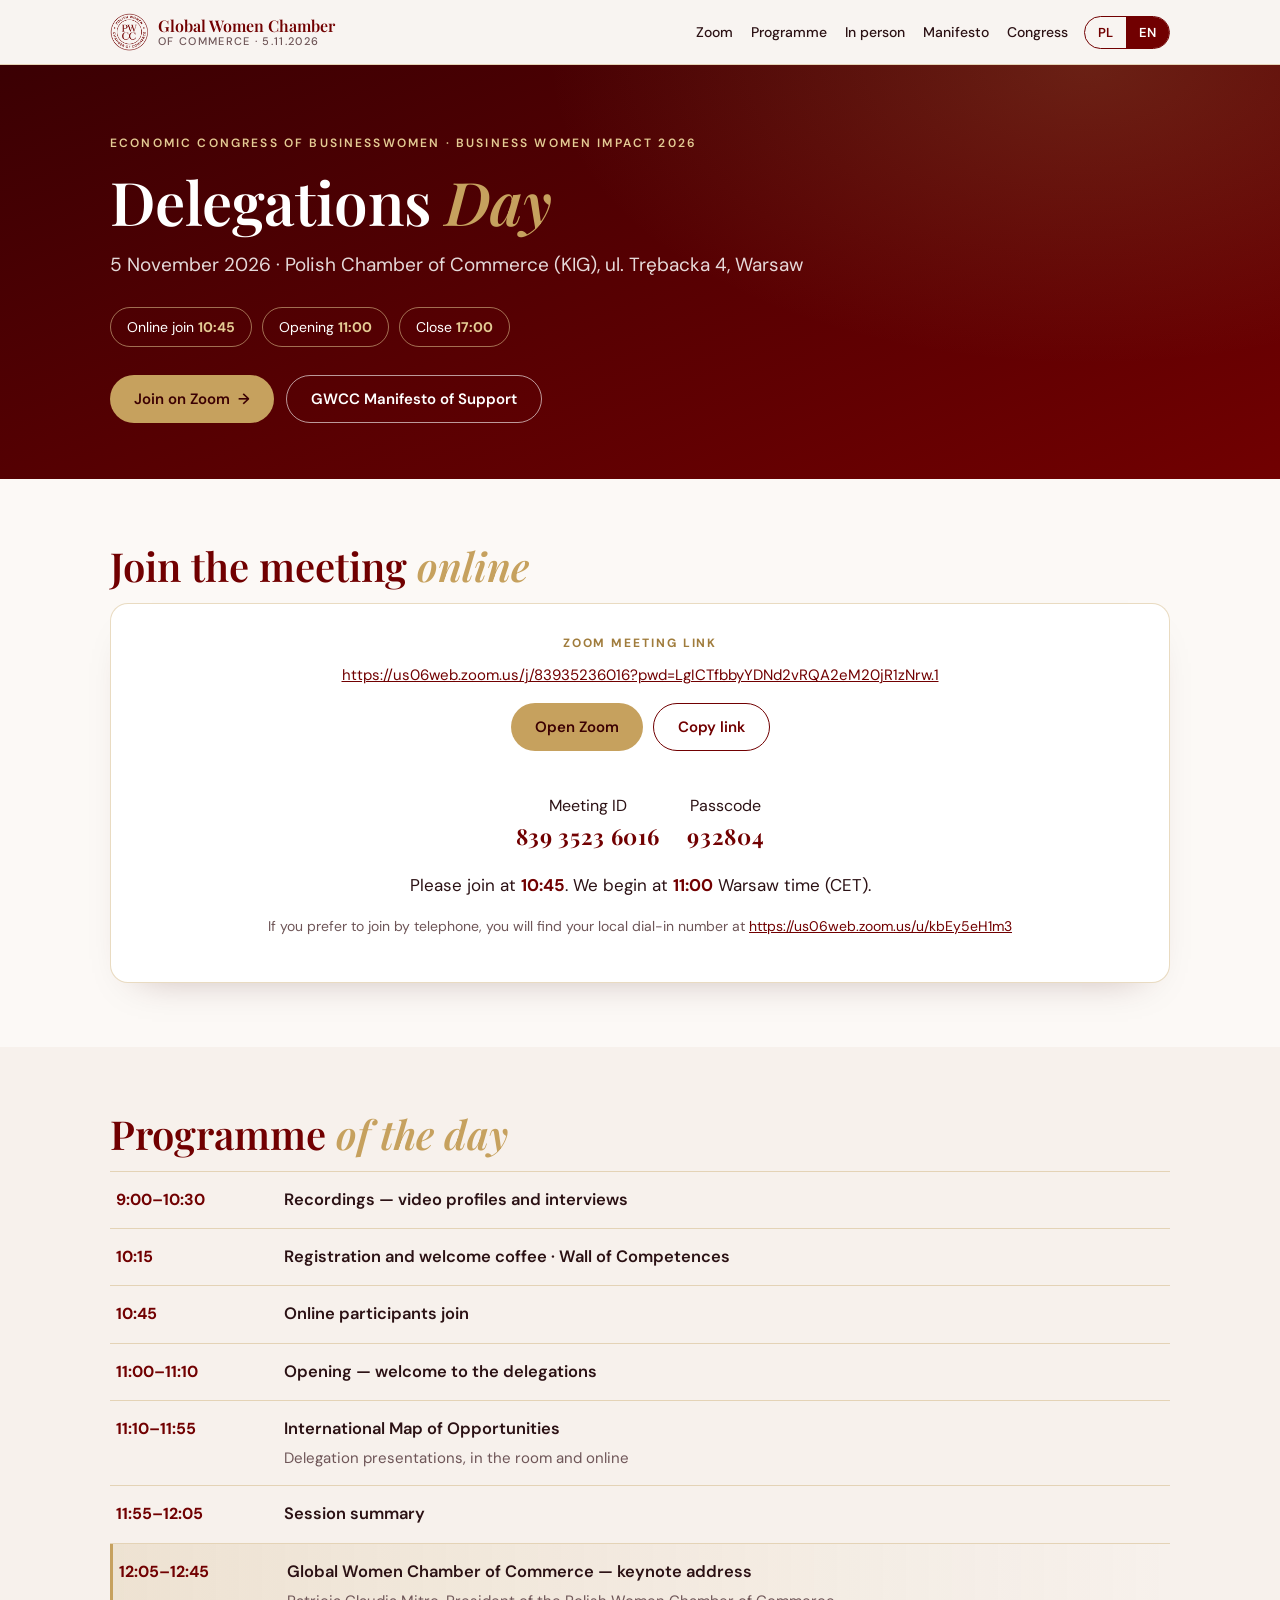
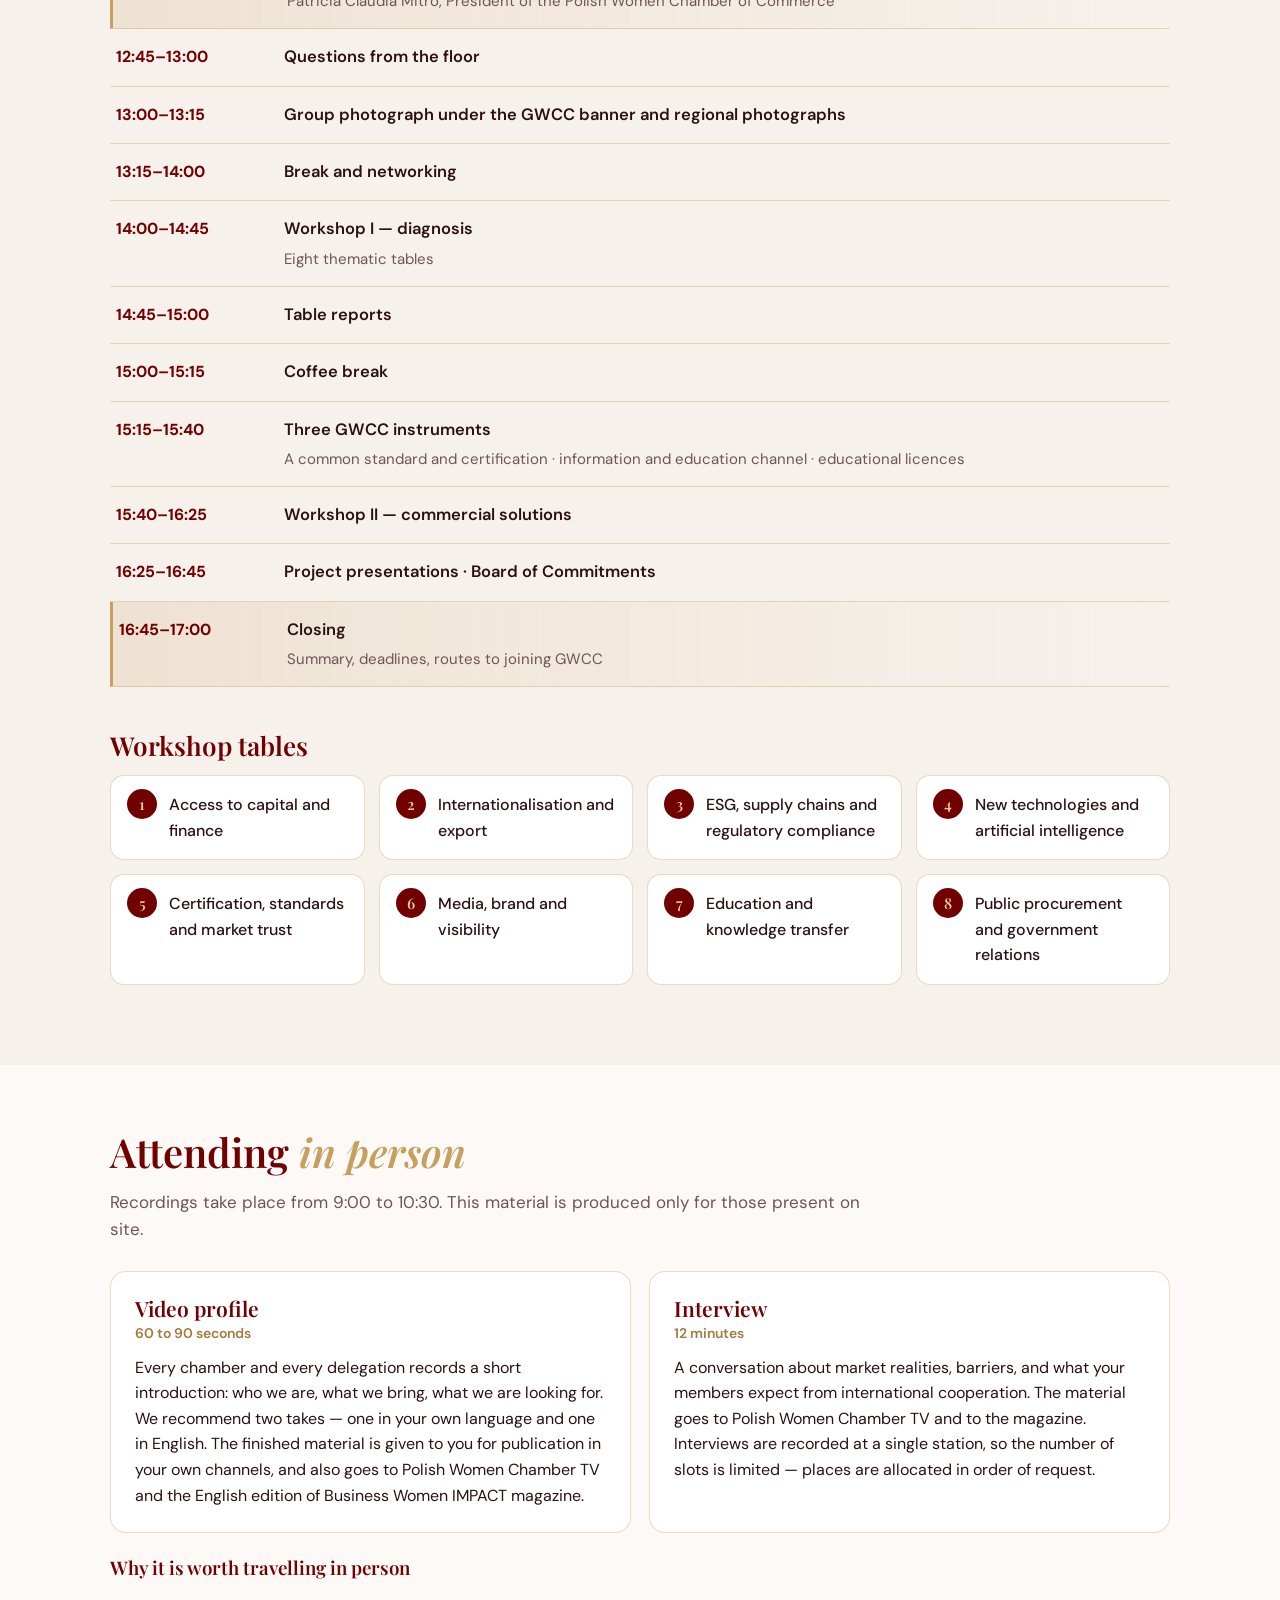
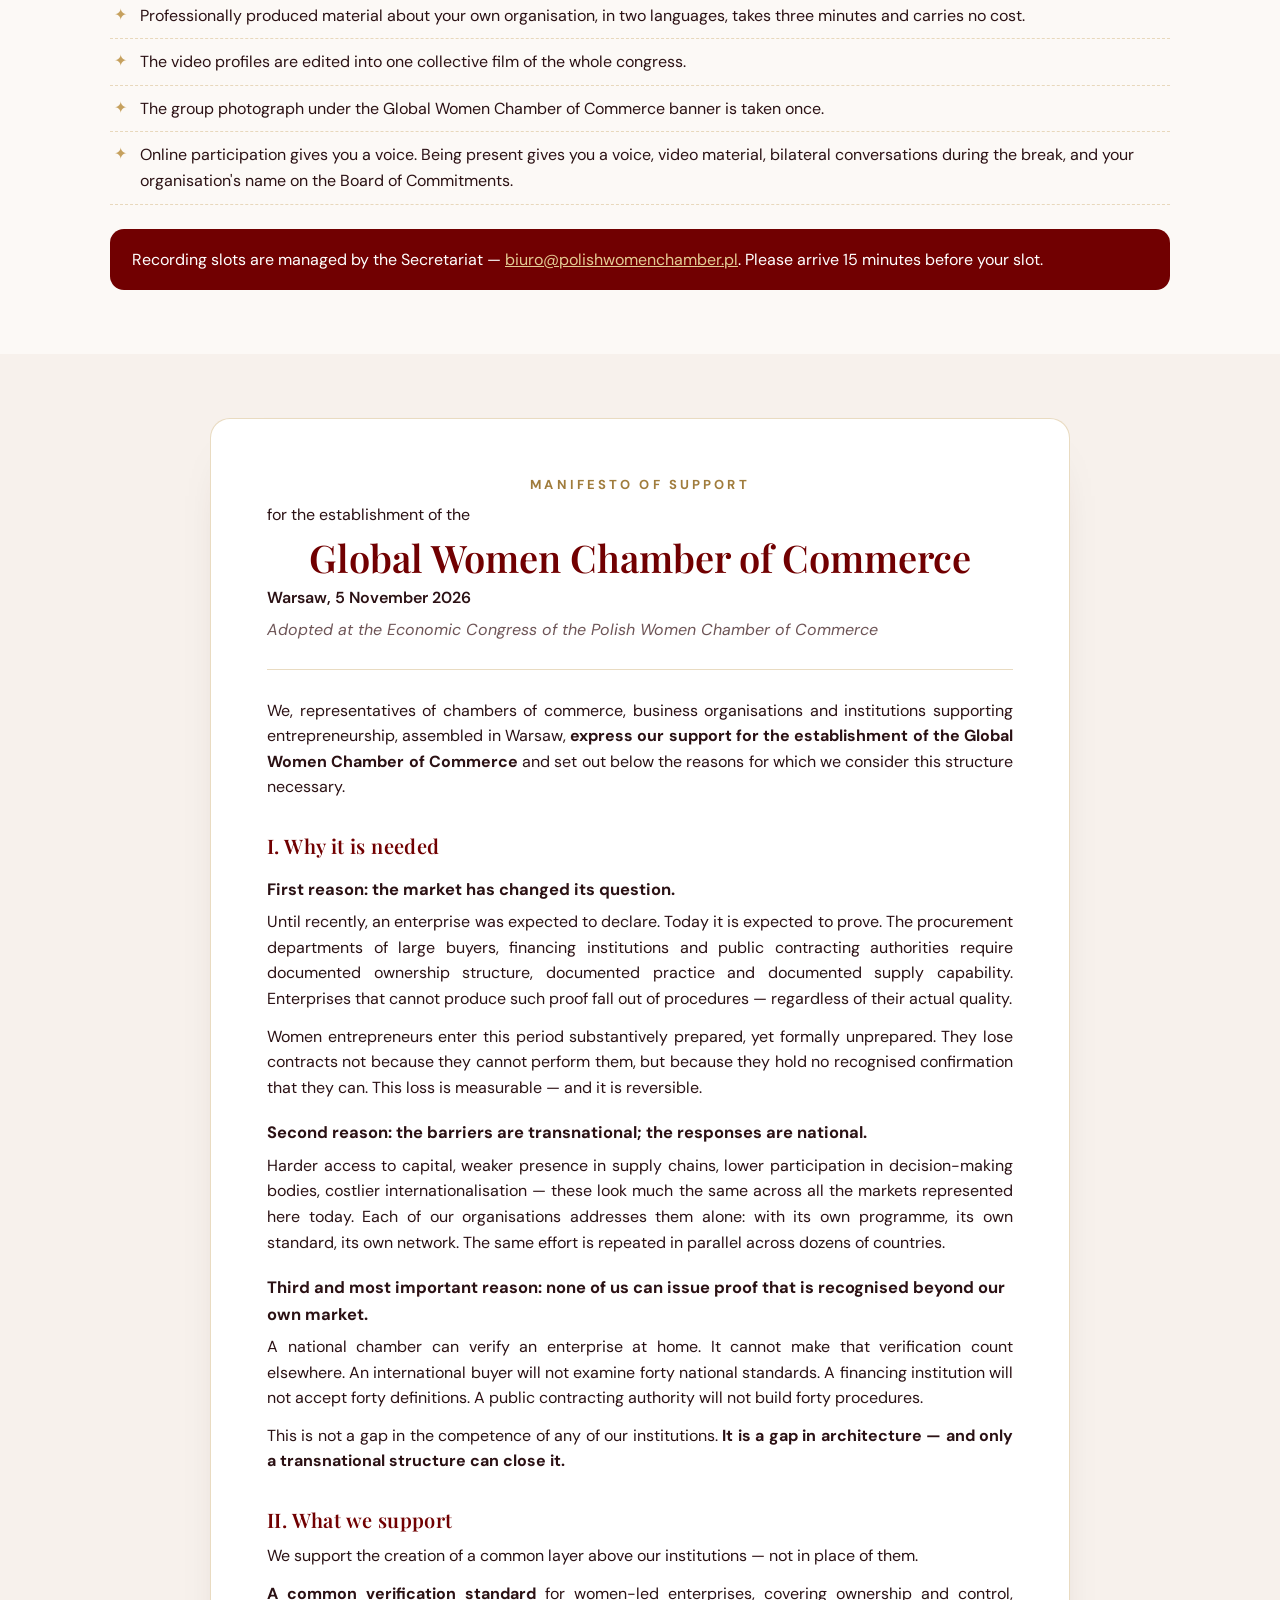
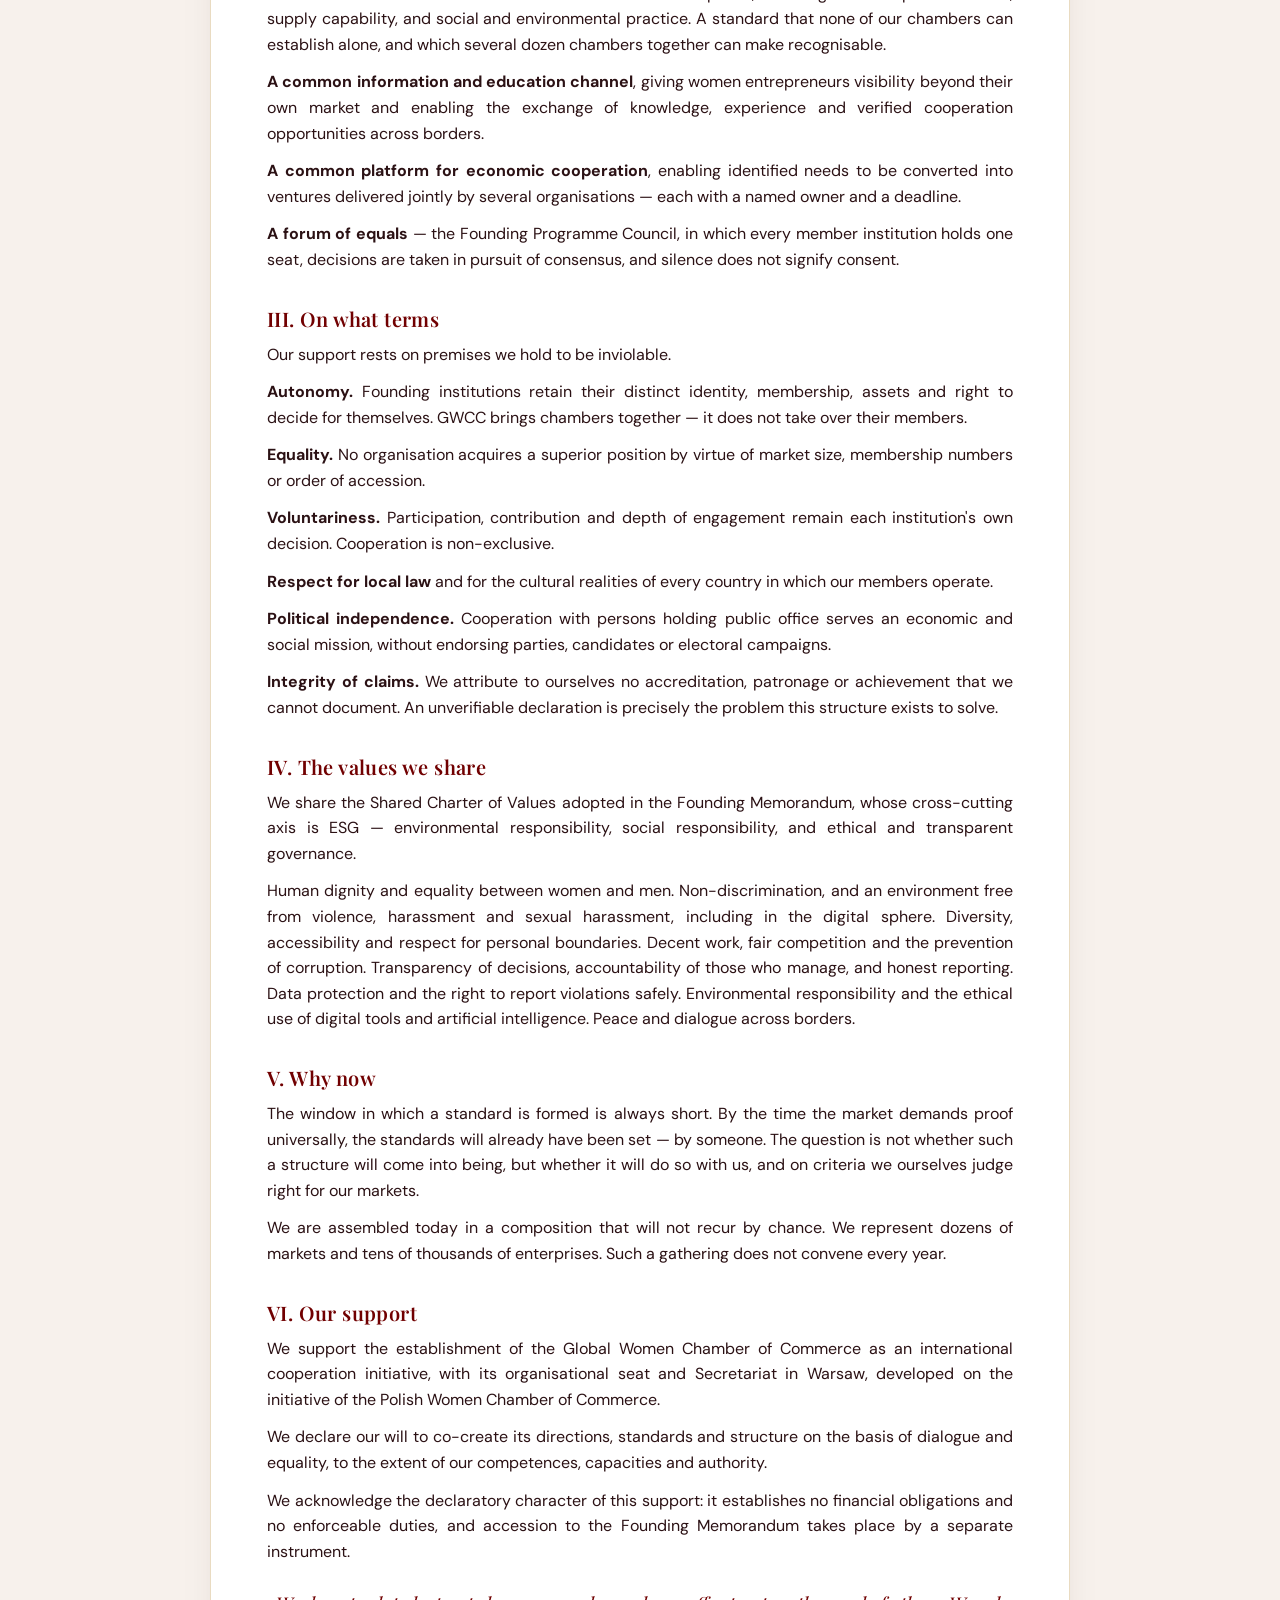
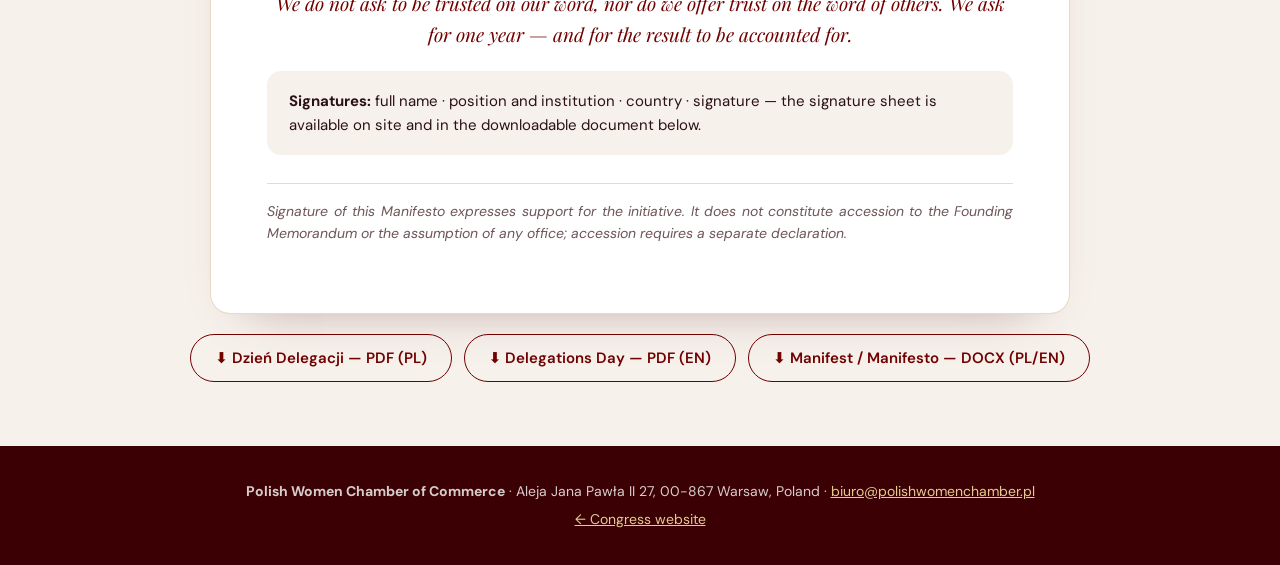
<file: dzien-delegacji.html>
<!DOCTYPE html>
<html lang="pl">
<head>
<meta charset="UTF-8">
<meta name="viewport" content="width=device-width, initial-scale=1">
<title>Dzień Delegacji · 5 listopada 2026 · Global Women Chamber of Commerce</title>
<meta name="description" content="Dzień Delegacji / Delegations Day — 5 listopada 2026, Krajowa Izba Gospodarcza, ul. Trębacka 4, Warszawa. Link Zoom, program dnia, stoły warsztatowe, nagrania oraz Manifest Poparcia dla ustanowienia Global Women Chamber of Commerce (PL/EN).">
<meta property="og:title" content="Dzień Delegacji · Delegations Day · 5.11.2026">
<meta property="og:description" content="Global Women Chamber of Commerce — program, link Zoom i Manifest Poparcia (PL/EN).">
<meta property="og:url" content="https://kongresgospodarczypwcc.pl/dzien-delegacji.html">
<meta property="og:image" content="https://kongresgospodarczypwcc.pl/assets/patricia-claudia-mitro.jpg">
<link rel="canonical" href="https://kongresgospodarczypwcc.pl/dzien-delegacji.html">
<meta name="theme-color" content="#710001">
<link rel="preconnect" href="https://fonts.googleapis.com">
<link rel="preconnect" href="https://fonts.gstatic.com" crossorigin>
<link href="https://fonts.googleapis.com/css2?family=Playfair+Display:ital,wght@0,500;0,600;0,700;1,500&family=DM+Sans:opsz,wght@9..40,400;9..40,500;9..40,600;9..40,700&display=swap" rel="stylesheet">
<style>
:root{
  --navy:#710001; --ink:#3B0003; --gold:#C6A15E; --gold-light:#E4CB94; --gold-deep:#A07C3C;
  --cream:#F7F1EC; --paper:#FCF9F6; --text:#2B1114; --muted:#6E5557; --line:rgba(198,161,94,.38);
  --serif:'Playfair Display', Georgia, serif; --sans:'DM Sans', system-ui, -apple-system, 'Segoe UI', sans-serif;
}
*{box-sizing:border-box}
html{scroll-behavior:smooth;scroll-padding-top:80px}
body{margin:0;font-family:var(--sans);color:var(--text);background:var(--paper);line-height:1.6;-webkit-font-smoothing:antialiased}
a{color:var(--navy)}
.wrap{max-width:1100px;margin:0 auto;padding:0 20px}
/* language */
html[lang=pl] [data-l=en], html[lang=en] [data-l=pl]{display:none!important}
/* nav */
.nav{position:sticky;top:0;z-index:20;background:rgba(248,244,241,.96);backdrop-filter:blur(8px);border-bottom:1px solid var(--line)}
.nav .wrap{display:flex;align-items:center;gap:16px;height:64px}
.logo{display:flex;align-items:center;gap:10px;text-decoration:none;color:var(--navy);font-family:var(--serif);font-weight:600;line-height:1.1}
.logo img{width:38px;height:38px}
.logo small{display:block;font-family:var(--sans);font-size:11px;letter-spacing:.12em;text-transform:uppercase;color:var(--muted);font-weight:500}
.menu{display:flex;gap:18px;margin:0 0 0 auto;padding:0;list-style:none;font-size:14px;font-weight:500}
.menu a{text-decoration:none;color:var(--text)} .menu a:hover{color:var(--navy)}
.lang{display:flex;border:1px solid var(--navy);border-radius:99px;overflow:hidden;flex:none}
.lang button{border:0;background:transparent;color:var(--navy);font:600 13px var(--sans);padding:7px 13px;cursor:pointer}
.lang button.on{background:var(--navy);color:#fff}
@media (max-width:820px){.menu{display:none}.lang{margin-left:auto}}
/* hero */
.hero{background:radial-gradient(900px 500px at 85% 0%,rgba(198,161,94,.2),transparent 60%),linear-gradient(160deg,var(--ink),var(--navy));color:#fff;padding:64px 0 56px}
.eyebrow{display:inline-block;font-size:12px;letter-spacing:.18em;text-transform:uppercase;color:var(--gold-light);font-weight:600;margin-bottom:14px}
h1,h2,h3{font-family:var(--serif);font-weight:600;line-height:1.15;margin:0 0 14px}
h1{font-size:clamp(34px,6vw,60px)} h1 em,h2 em{color:var(--gold);font-style:italic}
.hero p.sub{font-size:clamp(16px,2.2vw,19px);color:rgba(255,255,255,.85);margin:0 0 6px}
.chips{display:flex;flex-wrap:wrap;gap:10px;margin-top:26px}
.chip{border:1px solid rgba(228,203,148,.55);border-radius:99px;padding:8px 16px;font-size:14px;color:#fff}
.chip b{color:var(--gold-light)}
.btn{display:inline-flex;align-items:center;gap:8px;border-radius:99px;padding:13px 24px;font:600 15px var(--sans);text-decoration:none;cursor:pointer;border:0}
.btn-gold{background:var(--gold);color:var(--ink)} .btn-gold:hover{background:var(--gold-light)}
.btn-line{border:1px solid var(--navy);color:var(--navy);background:transparent} .btn-line:hover{background:var(--navy);color:#fff}
.hero .btns{display:flex;flex-wrap:wrap;gap:12px;margin-top:28px}
.hero .btn-line{border-color:rgba(255,255,255,.6);color:#fff} .hero .btn-line:hover{background:#fff;color:var(--navy)}
section{padding:64px 0} section.cream{background:var(--cream)}
h2{font-size:clamp(28px,4vw,40px);color:var(--navy)}
.lead{color:var(--muted);font-size:17px;max-width:760px;margin:0 0 28px}
/* zoom */
.zoom{background:#fff;border:1px solid var(--line);border-radius:18px;padding:30px;box-shadow:0 18px 40px -28px rgba(59,0,3,.35);text-align:center}
.zoom .lbl{font-size:12px;letter-spacing:.16em;text-transform:uppercase;color:var(--gold-deep);font-weight:700}
.zoom .url{display:block;word-break:break-all;font-size:15px;margin:10px 0 16px}
.zoom .ids{display:flex;flex-wrap:wrap;justify-content:center;gap:12px 28px;margin:18px 0;font-size:16px}
.zoom .ids b{font-family:var(--serif);font-size:22px;color:var(--navy);display:block;letter-spacing:.03em}
.zoom .when{font-size:17px;margin:8px 0 0} .zoom .when b{color:var(--navy)}
.zoom .small{font-size:14px;color:var(--muted);margin-top:16px}
.copied{font-size:13px;color:var(--gold-deep);min-height:18px;margin-top:6px}
/* agenda */
.agenda{list-style:none;margin:0;padding:0;border-top:1px solid var(--line)}
.agenda li{display:grid;grid-template-columns:150px 1fr;gap:18px;padding:15px 6px;border-bottom:1px solid var(--line)}
.agenda time{font-weight:700;color:var(--navy);font-variant-numeric:tabular-nums}
.agenda h4{margin:0;font-size:16.5px;font-weight:600}
.agenda p{margin:4px 0 0;color:var(--muted);font-size:15px}
.agenda li.hl{background:linear-gradient(90deg,rgba(198,161,94,.18),transparent);border-left:3px solid var(--gold)}
@media (max-width:600px){.agenda li{grid-template-columns:1fr;gap:4px}}
.tables{display:grid;grid-template-columns:repeat(auto-fill,minmax(240px,1fr));gap:14px;margin-top:10px;padding:0;list-style:none;counter-reset:t}
.tables li{background:#fff;border:1px solid var(--line);border-radius:14px;padding:16px 18px 16px 58px;position:relative;font-weight:500;counter-increment:t}
.tables li::before{content:counter(t);position:absolute;left:16px;top:13px;width:30px;height:30px;border-radius:50%;background:var(--navy);color:var(--gold-light);display:grid;place-items:center;font:600 15px var(--serif)}
/* in person */
.cards{display:grid;grid-template-columns:repeat(auto-fit,minmax(280px,1fr));gap:18px;margin:24px 0}
.card{background:#fff;border:1px solid var(--line);border-radius:16px;padding:24px}
.card h3{font-size:21px;color:var(--navy)} .card h3 span{color:var(--gold-deep);font-family:var(--sans);font-size:14px;font-weight:600;display:block;margin-top:4px}
.card p{margin:0;color:var(--text)}
.why{list-style:none;padding:0;margin:14px 0 0}
.why li{padding:10px 0 10px 30px;position:relative;border-bottom:1px dashed var(--line)}
.why li::before{content:"✦";position:absolute;left:4px;top:9px;color:var(--gold)}
.note{background:var(--navy);color:#fff;border-radius:14px;padding:18px 22px;margin-top:24px}
/* manifest */
.manifest{background:#fff;border:1px solid var(--line);border-radius:20px;padding:clamp(24px,5vw,56px);max-width:860px;margin:0 auto;box-shadow:0 24px 50px -36px rgba(59,0,3,.4)}
.manifest .m-head{text-align:center;border-bottom:1px solid var(--line);padding-bottom:26px;margin-bottom:28px}
.manifest .m-head .kicker{font-size:13px;letter-spacing:.24em;text-transform:uppercase;color:var(--gold-deep);font-weight:700}
.manifest .m-head h2{margin:8px 0 6px;font-size:clamp(26px,4.4vw,38px)}
.manifest .m-head .date{font-weight:600;margin:0} .manifest .m-head .adopt{font-style:italic;color:var(--muted);margin:6px 0 0}
.manifest h3{font-size:20px;color:var(--navy);margin:34px 0 12px;letter-spacing:.02em}
.manifest h4{font-size:16.5px;margin:20px 0 6px}
.manifest p{margin:0 0 12px;text-align:justify;hyphens:auto}
.manifest .closing{font-family:var(--serif);font-size:19px;font-style:italic;color:var(--navy);text-align:center;margin-top:24px}
.manifest .disclaimer{font-size:14px;color:var(--muted);font-style:italic;border-top:1px solid var(--line);padding-top:16px;margin-top:28px}
.sign{margin-top:22px;background:var(--cream);border-radius:14px;padding:18px 22px;font-size:15px}
/* downloads + footer */
.dl{display:flex;flex-wrap:wrap;gap:12px;margin-top:20px}
footer{background:var(--ink);color:rgba(255,255,255,.8);padding:34px 0;font-size:14px;text-align:center}
footer a{color:var(--gold-light)}
@media print{.nav,.lang,.btns,.dl,.btn{display:none!important} section{padding:24px 0} .hero{background:#fff;color:#000}}
</style>
</head>
<body>

<header class="nav">
  <div class="wrap">
    <a class="logo" href="index.html"><img src="assets/pwcc-emblem.png" alt="" width="38" height="38"><span>Global Women Chamber<small>of Commerce · 5.11.2026</small></span></a>
    <ul class="menu">
      <li><a href="#zoom">Zoom</a></li>
      <li><a href="#program"><span data-l="pl">Program</span><span data-l="en">Programme</span></a></li>
      <li><a href="#osobiscie"><span data-l="pl">Obecność osobista</span><span data-l="en">In person</span></a></li>
      <li><a href="#manifest"><span data-l="pl">Manifest</span><span data-l="en">Manifesto</span></a></li>
      <li><a href="index.html"><span data-l="pl">Kongres</span><span data-l="en">Congress</span></a></li>
    </ul>
    <div class="lang" role="group" aria-label="Język / Language"><button type="button" data-lang="pl">PL</button><button type="button" data-lang="en">EN</button></div>
  </div>
</header>

<!-- HERO -->
<section class="hero">
  <div class="wrap">
    <span class="eyebrow" data-l="pl">Kongres Gospodarczy Kobiet Biznesu · Business Women IMPACT 2026</span>
    <span class="eyebrow" data-l="en">Economic Congress of Businesswomen · Business Women IMPACT 2026</span>
    <h1><span data-l="pl">Dzień <em>Delegacji</em></span><span data-l="en">Delegations <em>Day</em></span></h1>
    <p class="sub" data-l="pl">5 listopada 2026 · Krajowa Izba Gospodarcza, ul. Trębacka 4, Warszawa</p>
    <p class="sub" data-l="en">5 November 2026 · Polish Chamber of Commerce (KIG), ul. Trębacka 4, Warsaw</p>
    <div class="chips">
      <span class="chip"><span data-l="pl">Połączenie online</span><span data-l="en">Online join</span> <b>10:45</b></span>
      <span class="chip"><span data-l="pl">Otwarcie</span><span data-l="en">Opening</span> <b>11:00</b></span>
      <span class="chip"><span data-l="pl">Zakończenie</span><span data-l="en">Close</span> <b>17:00</b></span>
    </div>
    <div class="btns">
      <a class="btn btn-gold" href="https://us06web.zoom.us/j/83935236016?pwd=LgICTfbbyYDNd2vRQA2eM20jR1zNrw.1" target="_blank" rel="noopener"><span data-l="pl">Dołącz przez Zoom</span><span data-l="en">Join on Zoom</span> →</a>
      <a class="btn btn-line" href="#manifest"><span data-l="pl">Manifest Poparcia GWCC</span><span data-l="en">GWCC Manifesto of Support</span></a>
    </div>
  </div>
</section>

<!-- ZOOM -->
<section id="zoom">
  <div class="wrap">
    <h2><span data-l="pl">Dołączenie <em>online</em></span><span data-l="en">Join the meeting <em>online</em></span></h2>
    <div class="zoom">
      <div class="lbl"><span data-l="pl">Link do spotkania Zoom</span><span data-l="en">Zoom meeting link</span></div>
      <a class="url" id="zoomUrl" href="https://us06web.zoom.us/j/83935236016?pwd=LgICTfbbyYDNd2vRQA2eM20jR1zNrw.1" target="_blank" rel="noopener">https://us06web.zoom.us/j/83935236016?pwd=LgICTfbbyYDNd2vRQA2eM20jR1zNrw.1</a>
      <div class="btns" style="display:flex;flex-wrap:wrap;justify-content:center;gap:10px">
        <a class="btn btn-gold" href="https://us06web.zoom.us/j/83935236016?pwd=LgICTfbbyYDNd2vRQA2eM20jR1zNrw.1" target="_blank" rel="noopener"><span data-l="pl">Otwórz Zoom</span><span data-l="en">Open Zoom</span></a>
        <button class="btn btn-line" type="button" id="copyZoom"><span data-l="pl">Kopiuj link</span><span data-l="en">Copy link</span></button>
      </div>
      <div class="copied" id="copied" aria-live="polite"></div>
      <div class="ids">
        <div><span data-l="pl">Identyfikator spotkania</span><span data-l="en">Meeting ID</span><b>839 3523 6016</b></div>
        <div><span data-l="pl">Kod dostępu</span><span data-l="en">Passcode</span><b>932804</b></div>
      </div>
      <p class="when" data-l="pl">Prosimy o połączenie o godzinie <b>10:45</b>. Rozpoczynamy o <b>11:00</b> czasu warszawskiego.</p>
      <p class="when" data-l="en">Please join at <b>10:45</b>. We begin at <b>11:00</b> Warsaw time (CET).</p>
      <p class="small" data-l="pl">Jeśli wolą Państwo dołączyć telefonicznie, numer lokalny znajdą Państwo pod adresem <a href="https://us06web.zoom.us/u/kbEy5eH1m3" target="_blank" rel="noopener">https://us06web.zoom.us/u/kbEy5eH1m3</a></p>
      <p class="small" data-l="en">If you prefer to join by telephone, you will find your local dial-in number at <a href="https://us06web.zoom.us/u/kbEy5eH1m3" target="_blank" rel="noopener">https://us06web.zoom.us/u/kbEy5eH1m3</a></p>
    </div>
  </div>
</section>

<!-- PROGRAM -->
<section class="cream" id="program">
  <div class="wrap">
    <h2><span data-l="pl">Program <em>dnia</em></span><span data-l="en">Programme <em>of the day</em></span></h2>
    <ol class="agenda" data-l="pl">
      <li><time>9:00–10:30</time><div><h4>Nagrania — wideowizytówki i wywiady</h4></div></li>
      <li><time>10:15</time><div><h4>Rejestracja i kawa powitalna · Ściana Kompetencji</h4></div></li>
      <li><time>10:45</time><div><h4>Połączenie uczestniczek online</h4></div></li>
      <li><time>11:00–11:10</time><div><h4>Otwarcie — powitanie delegacji</h4></div></li>
      <li><time>11:10–11:55</time><div><h4>International Map of Opportunities</h4><p>Prezentacje delegacji, na sali i online</p></div></li>
      <li><time>11:55–12:05</time><div><h4>Podsumowanie sesji</h4></div></li>
      <li class="hl"><time>12:05–12:45</time><div><h4>Global Women Chamber of Commerce — wystąpienie programowe</h4><p>Patricia Claudia Mitro, Prezydentka Polish Women Chamber of Commerce</p></div></li>
      <li><time>12:45–13:00</time><div><h4>Pytania z sali</h4></div></li>
      <li><time>13:00–13:15</time><div><h4>Zdjęcie grupowe pod znakiem GWCC oraz zdjęcia regionalne</h4></div></li>
      <li><time>13:15–14:00</time><div><h4>Przerwa i networking</h4></div></li>
      <li><time>14:00–14:45</time><div><h4>Warsztat I — diagnoza</h4><p>Osiem stołów tematycznych</p></div></li>
      <li><time>14:45–15:00</time><div><h4>Raport ze stołów</h4></div></li>
      <li><time>15:00–15:15</time><div><h4>Przerwa kawowa</h4></div></li>
      <li><time>15:15–15:40</time><div><h4>Trzy narzędzia GWCC</h4><p>Wspólny standard i certyfikacja · kanał informacyjno-edukacyjny · licencje edukacyjne</p></div></li>
      <li><time>15:40–16:25</time><div><h4>Warsztat II — rozwiązania komercyjne</h4></div></li>
      <li><time>16:25–16:45</time><div><h4>Prezentacje projektów · Tablica Zobowiązań</h4></div></li>
      <li class="hl"><time>16:45–17:00</time><div><h4>Zamknięcie</h4><p>Podsumowanie, terminy, drogi przystąpienia do GWCC</p></div></li>
    </ol>
    <ol class="agenda" data-l="en">
      <li><time>9:00–10:30</time><div><h4>Recordings — video profiles and interviews</h4></div></li>
      <li><time>10:15</time><div><h4>Registration and welcome coffee · Wall of Competences</h4></div></li>
      <li><time>10:45</time><div><h4>Online participants join</h4></div></li>
      <li><time>11:00–11:10</time><div><h4>Opening — welcome to the delegations</h4></div></li>
      <li><time>11:10–11:55</time><div><h4>International Map of Opportunities</h4><p>Delegation presentations, in the room and online</p></div></li>
      <li><time>11:55–12:05</time><div><h4>Session summary</h4></div></li>
      <li class="hl"><time>12:05–12:45</time><div><h4>Global Women Chamber of Commerce — keynote address</h4><p>Patricia Claudia Mitro, President of the Polish Women Chamber of Commerce</p></div></li>
      <li><time>12:45–13:00</time><div><h4>Questions from the floor</h4></div></li>
      <li><time>13:00–13:15</time><div><h4>Group photograph under the GWCC banner and regional photographs</h4></div></li>
      <li><time>13:15–14:00</time><div><h4>Break and networking</h4></div></li>
      <li><time>14:00–14:45</time><div><h4>Workshop I — diagnosis</h4><p>Eight thematic tables</p></div></li>
      <li><time>14:45–15:00</time><div><h4>Table reports</h4></div></li>
      <li><time>15:00–15:15</time><div><h4>Coffee break</h4></div></li>
      <li><time>15:15–15:40</time><div><h4>Three GWCC instruments</h4><p>A common standard and certification · information and education channel · educational licences</p></div></li>
      <li><time>15:40–16:25</time><div><h4>Workshop II — commercial solutions</h4></div></li>
      <li><time>16:25–16:45</time><div><h4>Project presentations · Board of Commitments</h4></div></li>
      <li class="hl"><time>16:45–17:00</time><div><h4>Closing</h4><p>Summary, deadlines, routes to joining GWCC</p></div></li>
    </ol>

    <h3 style="margin-top:44px;font-size:26px;color:var(--navy)"><span data-l="pl">Stoły warsztatowe</span><span data-l="en">Workshop tables</span></h3>
    <ol class="tables" data-l="pl">
      <li>Dostęp do kapitału i finansowania</li><li>Internacjonalizacja i eksport</li><li>ESG, łańcuchy dostaw i zgodność regulacyjna</li><li>Nowe technologie i sztuczna inteligencja</li><li>Certyfikacja, standardy i zaufanie rynkowe</li><li>Media, marka i widoczność</li><li>Edukacja i transfer wiedzy</li><li>Zamówienia publiczne i administracja</li>
    </ol>
    <ol class="tables" data-l="en">
      <li>Access to capital and finance</li><li>Internationalisation and export</li><li>ESG, supply chains and regulatory compliance</li><li>New technologies and artificial intelligence</li><li>Certification, standards and market trust</li><li>Media, brand and visibility</li><li>Education and knowledge transfer</li><li>Public procurement and government relations</li>
    </ol>
  </div>
</section>

<!-- OBECNOŚĆ OSOBISTA -->
<section id="osobiscie">
  <div class="wrap">
    <div data-l="pl">
      <h2>Obecność <em>osobista</em></h2>
      <p class="lead">Od 9:00 do 10:30 prowadzimy nagrania. Materiały powstają wyłącznie dla osób obecnych na miejscu.</p>
      <div class="cards">
        <div class="card"><h3>Wideowizytówka<span>60–90 sekund</span></h3><p>Każda izba i każda delegacja nagrywa krótkie przedstawienie: kim jesteśmy, co wnosimy, czego szukamy. Rekomendujemy dwa ujęcia — w języku własnym i po angielsku. Gotowy materiał przekazujemy Państwu do publikacji we własnych kanałach; trafia on również do Polish Women Chamber TV oraz do anglojęzycznego wydania magazynu Business Women IMPACT.</p></div>
        <div class="card"><h3>Wywiad<span>12 minut</span></h3><p>Rozmowa o realiach rynku, barierach i o tym, czego Państwa członkinie oczekują od współpracy międzynarodowej. Materiał wchodzi do Polish Women Chamber TV i do magazynu. Wywiady realizujemy przy jednym stanowisku, dlatego liczba slotów jest ograniczona — o kolejności decyduje zgłoszenie.</p></div>
      </div>
      <h3 style="color:var(--navy)">Dlaczego warto przyjechać osobiście</h3>
      <ul class="why">
        <li>Profesjonalnie nagrany materiał o własnej organizacji, w dwóch językach, powstaje w ciągu trzech minut i nie wiąże się z żadnym kosztem.</li>
        <li>Wideowizytówki składają się w jeden materiał zbiorczy z całego kongresu.</li>
        <li>Zdjęcie grupowe pod znakiem Global Women Chamber of Commerce powstaje jeden raz.</li>
        <li>Udział online daje głos. Obecność osobista daje głos, materiał wideo, rozmowy dwustronne w przerwie oraz nazwę organizacji na Tablicy Zobowiązań.</li>
      </ul>
      <div class="note">Zapisy na nagrania prowadzi Sekretariat — <a style="color:var(--gold-light)" href="mailto:biuro@polishwomenchamber.pl">biuro@polishwomenchamber.pl</a>. Prosimy o przybycie 15 minut przed swoim slotem.</div>
    </div>
    <div data-l="en">
      <h2>Attending <em>in person</em></h2>
      <p class="lead">Recordings take place from 9:00 to 10:30. This material is produced only for those present on site.</p>
      <div class="cards">
        <div class="card"><h3>Video profile<span>60 to 90 seconds</span></h3><p>Every chamber and every delegation records a short introduction: who we are, what we bring, what we are looking for. We recommend two takes — one in your own language and one in English. The finished material is given to you for publication in your own channels, and also goes to Polish Women Chamber TV and the English edition of Business Women IMPACT magazine.</p></div>
        <div class="card"><h3>Interview<span>12 minutes</span></h3><p>A conversation about market realities, barriers, and what your members expect from international cooperation. The material goes to Polish Women Chamber TV and to the magazine. Interviews are recorded at a single station, so the number of slots is limited — places are allocated in order of request.</p></div>
      </div>
      <h3 style="color:var(--navy)">Why it is worth travelling in person</h3>
      <ul class="why">
        <li>Professionally produced material about your own organisation, in two languages, takes three minutes and carries no cost.</li>
        <li>The video profiles are edited into one collective film of the whole congress.</li>
        <li>The group photograph under the Global Women Chamber of Commerce banner is taken once.</li>
        <li>Online participation gives you a voice. Being present gives you a voice, video material, bilateral conversations during the break, and your organisation's name on the Board of Commitments.</li>
      </ul>
      <div class="note">Recording slots are managed by the Secretariat — <a style="color:var(--gold-light)" href="mailto:biuro@polishwomenchamber.pl">biuro@polishwomenchamber.pl</a>. Please arrive 15 minutes before your slot.</div>
    </div>
  </div>
</section>

<!-- MANIFEST -->
<section class="cream" id="manifest">
  <div class="wrap">
    <!-- PL -->
    <article class="manifest" data-l="pl" lang="pl">
      <div class="m-head">
        <div class="kicker">Manifest Poparcia</div>
        <p style="margin:6px 0 0">dla ustanowienia</p>
        <h2>Global Women Chamber of Commerce</h2>
        <p class="date">Warszawa, 5 listopada 2026 r.</p>
        <p class="adopt">Przyjęty podczas Kongresu Gospodarczego Polish Women Chamber of Commerce</p>
      </div>
      <p>My, przedstawicielki i przedstawiciele izb gospodarczych, organizacji biznesowych oraz instytucji wspierających przedsiębiorczość, zgromadzeni w Warszawie, <strong>wyrażamy poparcie dla ustanowienia Global Women Chamber of Commerce</strong> i przedstawiamy poniżej powody, dla których uznajemy tę strukturę za niezbędną.</p>

      <h3>I. Dlaczego jest potrzebna</h3>
      <h4>Pierwszy powód: rynek zmienił pytanie.</h4>
      <p>Jeszcze niedawno od przedsiębiorstwa oczekiwano deklaracji. Dziś oczekuje się dowodu. Działy zakupów dużych podmiotów, instytucje finansujące i zamawiający publiczni wymagają udokumentowanej struktury własności, udokumentowanych praktyk i udokumentowanej zdolności dostawczej. Przedsiębiorstwa, które nie przedstawią takiego dowodu, wypadają z postępowań — niezależnie od swojej rzeczywistej jakości.</p>
      <p>Przedsiębiorczynie wchodzą w ten okres przygotowane merytorycznie, lecz nieprzygotowane formalnie. Tracą kontrakty nie dlatego, że nie potrafią ich wykonać, lecz dlatego, że nie dysponują uznawanym potwierdzeniem, że potrafią. Jest to strata policzalna — i możliwa do odwrócenia.</p>
      <h4>Drugi powód: bariery są ponadnarodowe, a odpowiedzi — narodowe.</h4>
      <p>Trudniejszy dostęp do kapitału, słabsza obecność w łańcuchach dostaw, mniejszy udział w gremiach decyzyjnych, kosztowniejsza internacjonalizacja — zjawiska te wyglądają podobnie na wszystkich rynkach, które dziś reprezentujemy. Każda z naszych organizacji odpowiada na nie samodzielnie: własnym programem, własnym standardem, własną siecią relacji. Ten sam wysiłek jest równolegle ponawiany w kilkudziesięciu państwach.</p>
      <h4>Trzeci powód, najważniejszy: żadna z nas nie wystawi dowodu uznawanego poza własnym rynkiem.</h4>
      <p>Izba krajowa może zweryfikować przedsiębiorstwo u siebie. Nie sprawi jednak, że ta weryfikacja zostanie uznana gdzie indziej. Międzynarodowy nabywca nie przeanalizuje czterdziestu krajowych standardów. Instytucja finansująca nie przyjmie czterdziestu definicji. Zamawiający publiczny nie zbuduje czterdziestu procedur.</p>
      <p>Nie jest to luka w kompetencjach którejkolwiek z naszych instytucji. <strong>Jest to luka w architekturze — i tylko struktura ponadnarodowa może ją zamknąć.</strong></p>

      <h3>II. Co popieramy</h3>
      <p>Popieramy utworzenie wspólnej warstwy ponad naszymi instytucjami — nie zamiast nich.</p>
      <p><strong>Wspólny standard weryfikacji</strong> przedsiębiorstw prowadzonych przez kobiety, obejmujący własność i kontrolę, zdolność dostawczą oraz praktyki w obszarze odpowiedzialności społecznej i środowiskowej. Standard, którego żadna z naszych izb nie ustanowi samodzielnie, a który kilkadziesiąt izb razem może uczynić rozpoznawalnym.</p>
      <p><strong>Wspólny kanał informacyjno-edukacyjny</strong>, zapewniający przedsiębiorczyniom widoczność poza własnym rynkiem oraz wymianę wiedzy, doświadczeń i sprawdzonych możliwości współpracy ponad granicami.</p>
      <p><strong>Wspólną platformę współpracy gospodarczej</strong>, pozwalającą przekształcać rozpoznane potrzeby w przedsięwzięcia realizowane wspólnie przez kilka organizacji — z wyznaczonym właścicielem i terminem.</p>
      <p><strong>Forum równych</strong> — Założycielską Radę Programową, w której każda instytucja członkowska ma jedno miejsce, decyzje zapadają w dążeniu do konsensusu, a milczenie nie oznacza zgody.</p>

      <h3>III. Na jakich warunkach</h3>
      <p>Nasze poparcie opiera się na założeniach, które uznajemy za nienaruszalne.</p>
      <p><strong>Autonomia.</strong> Instytucje założycielskie zachowują odrębną tożsamość, członkostwo, majątek i prawo do samodzielnego podejmowania decyzji. GWCC zrzesza izby — nie przejmuje ich członkiń i członków.</p>
      <p><strong>Równość.</strong> Żadna organizacja nie uzyskuje pozycji nadrzędnej z tytułu wielkości rynku, liczby członków ani kolejności przystąpienia.</p>
      <p><strong>Dobrowolność.</strong> Udział, wkład i zakres zaangażowania pozostają decyzją każdej instytucji. Współpraca ma charakter niewyłączny.</p>
      <p><strong>Poszanowanie prawa miejscowego</strong> oraz realiów kulturowych każdego państwa, w którym działają nasze członkinie.</p>
      <p><strong>Niezależność od polityki partyjnej.</strong> Współpraca z osobami pełniącymi funkcje publiczne służy misji gospodarczej i społecznej, bez poparcia dla partii, kandydatów ani kampanii wyborczych.</p>
      <p><strong>Rzetelność deklaracji.</strong> Nie przypisujemy sobie akredytacji, patronatów ani osiągnięć, których nie możemy udokumentować. Deklaracja niemożliwa do zweryfikowania jest dokładnie tym problemem, który ta struktura ma rozwiązać.</p>

      <h3>IV. Wartości, które podzielamy</h3>
      <p>Podzielamy Wspólną Kartę Wartości przyjętą w Memorandum Założycielskim, której przekrojową osią jest ESG — odpowiedzialność środowiskowa, odpowiedzialność społeczna oraz etyczne i przejrzyste zarządzanie.</p>
      <p>Godność człowieka i równość kobiet i mężczyzn. Niedyskryminacja oraz środowisko wolne od przemocy, nękania i molestowania, również w przestrzeni cyfrowej. Różnorodność, dostępność i poszanowanie granic osobistych. Godna praca, uczciwa konkurencja i przeciwdziałanie korupcji. Przejrzystość decyzji, rozliczalność osób zarządzających i rzetelne informowanie. Ochrona danych i prawo do bezpiecznego zgłaszania naruszeń. Odpowiedzialność środowiskowa oraz odpowiedzialne wykorzystanie technologii cyfrowych i sztucznej inteligencji. Pokój i dialog ponad granicami.</p>

      <h3>V. Dlaczego teraz</h3>
      <p>Okno, w którym powstaje standard, jest zawsze krótkie. Kiedy rynek zacznie powszechnie wymagać dowodu, standardy będą już ustanowione — przez kogoś. Pytanie nie brzmi, czy taka struktura powstanie, lecz czy powstanie z naszym udziałem i według kryteriów, które sami uznamy za właściwe dla naszych rynków.</p>
      <p>Jesteśmy dziś zgromadzeni w składzie, który nie powtórzy się przypadkiem. Reprezentujemy kilkadziesiąt rynków i dziesiątki tysięcy przedsiębiorstw. Taka reprezentacja nie spotyka się co roku.</p>

      <h3>VI. Nasze poparcie</h3>
      <p>Popieramy ustanowienie Global Women Chamber of Commerce jako międzynarodowej inicjatywy współpracy, z siedzibą organizacyjną i Sekretariatem w Warszawie, rozwijanej z inicjatywy Polish Women Chamber of Commerce.</p>
      <p>Deklarujemy wolę współtworzenia jej kierunków, standardów i struktury na zasadach dialogu i równości, w zakresie odpowiadającym naszym kompetencjom, możliwościom i umocowaniu.</p>
      <p>Uznajemy intencyjny charakter niniejszego poparcia: nie ustanawia ono zobowiązań finansowych ani obowiązków podlegających egzekucji, a przystąpienie do Memorandum Założycielskiego następuje na podstawie odrębnego dokumentu.</p>
      <p class="closing">Nie prosimy o zaufanie na słowo i sami go na słowo nie dajemy. Prosimy o rok — i o rozliczenie wyniku.</p>

      <div class="sign"><strong>Podpisy:</strong> imię i nazwisko · funkcja i instytucja · państwo · podpis — karta podpisów jest dostępna na miejscu oraz w dokumencie do pobrania poniżej.</div>
      <p class="disclaimer">Podpis pod niniejszym Manifestem wyraża poparcie dla inicjatywy. Nie stanowi przystąpienia do Memorandum Założycielskiego ani objęcia funkcji; przystąpienie wymaga złożenia odrębnej deklaracji.</p>
    </article>

    <!-- EN -->
    <article class="manifest" data-l="en" lang="en">
      <div class="m-head">
        <div class="kicker">Manifesto of Support</div>
        <p style="margin:6px 0 0">for the establishment of the</p>
        <h2>Global Women Chamber of Commerce</h2>
        <p class="date">Warsaw, 5 November 2026</p>
        <p class="adopt">Adopted at the Economic Congress of the Polish Women Chamber of Commerce</p>
      </div>
      <p>We, representatives of chambers of commerce, business organisations and institutions supporting entrepreneurship, assembled in Warsaw, <strong>express our support for the establishment of the Global Women Chamber of Commerce</strong> and set out below the reasons for which we consider this structure necessary.</p>

      <h3>I. Why it is needed</h3>
      <h4>First reason: the market has changed its question.</h4>
      <p>Until recently, an enterprise was expected to declare. Today it is expected to prove. The procurement departments of large buyers, financing institutions and public contracting authorities require documented ownership structure, documented practice and documented supply capability. Enterprises that cannot produce such proof fall out of procedures — regardless of their actual quality.</p>
      <p>Women entrepreneurs enter this period substantively prepared, yet formally unprepared. They lose contracts not because they cannot perform them, but because they hold no recognised confirmation that they can. This loss is measurable — and it is reversible.</p>
      <h4>Second reason: the barriers are transnational; the responses are national.</h4>
      <p>Harder access to capital, weaker presence in supply chains, lower participation in decision-making bodies, costlier internationalisation — these look much the same across all the markets represented here today. Each of our organisations addresses them alone: with its own programme, its own standard, its own network. The same effort is repeated in parallel across dozens of countries.</p>
      <h4>Third and most important reason: none of us can issue proof that is recognised beyond our own market.</h4>
      <p>A national chamber can verify an enterprise at home. It cannot make that verification count elsewhere. An international buyer will not examine forty national standards. A financing institution will not accept forty definitions. A public contracting authority will not build forty procedures.</p>
      <p>This is not a gap in the competence of any of our institutions. <strong>It is a gap in architecture — and only a transnational structure can close it.</strong></p>

      <h3>II. What we support</h3>
      <p>We support the creation of a common layer above our institutions — not in place of them.</p>
      <p><strong>A common verification standard</strong> for women-led enterprises, covering ownership and control, supply capability, and social and environmental practice. A standard that none of our chambers can establish alone, and which several dozen chambers together can make recognisable.</p>
      <p><strong>A common information and education channel</strong>, giving women entrepreneurs visibility beyond their own market and enabling the exchange of knowledge, experience and verified cooperation opportunities across borders.</p>
      <p><strong>A common platform for economic cooperation</strong>, enabling identified needs to be converted into ventures delivered jointly by several organisations — each with a named owner and a deadline.</p>
      <p><strong>A forum of equals</strong> — the Founding Programme Council, in which every member institution holds one seat, decisions are taken in pursuit of consensus, and silence does not signify consent.</p>

      <h3>III. On what terms</h3>
      <p>Our support rests on premises we hold to be inviolable.</p>
      <p><strong>Autonomy.</strong> Founding institutions retain their distinct identity, membership, assets and right to decide for themselves. GWCC brings chambers together — it does not take over their members.</p>
      <p><strong>Equality.</strong> No organisation acquires a superior position by virtue of market size, membership numbers or order of accession.</p>
      <p><strong>Voluntariness.</strong> Participation, contribution and depth of engagement remain each institution's own decision. Cooperation is non-exclusive.</p>
      <p><strong>Respect for local law</strong> and for the cultural realities of every country in which our members operate.</p>
      <p><strong>Political independence.</strong> Cooperation with persons holding public office serves an economic and social mission, without endorsing parties, candidates or electoral campaigns.</p>
      <p><strong>Integrity of claims.</strong> We attribute to ourselves no accreditation, patronage or achievement that we cannot document. An unverifiable declaration is precisely the problem this structure exists to solve.</p>

      <h3>IV. The values we share</h3>
      <p>We share the Shared Charter of Values adopted in the Founding Memorandum, whose cross-cutting axis is ESG — environmental responsibility, social responsibility, and ethical and transparent governance.</p>
      <p>Human dignity and equality between women and men. Non-discrimination, and an environment free from violence, harassment and sexual harassment, including in the digital sphere. Diversity, accessibility and respect for personal boundaries. Decent work, fair competition and the prevention of corruption. Transparency of decisions, accountability of those who manage, and honest reporting. Data protection and the right to report violations safely. Environmental responsibility and the ethical use of digital tools and artificial intelligence. Peace and dialogue across borders.</p>

      <h3>V. Why now</h3>
      <p>The window in which a standard is formed is always short. By the time the market demands proof universally, the standards will already have been set — by someone. The question is not whether such a structure will come into being, but whether it will do so with us, and on criteria we ourselves judge right for our markets.</p>
      <p>We are assembled today in a composition that will not recur by chance. We represent dozens of markets and tens of thousands of enterprises. Such a gathering does not convene every year.</p>

      <h3>VI. Our support</h3>
      <p>We support the establishment of the Global Women Chamber of Commerce as an international cooperation initiative, with its organisational seat and Secretariat in Warsaw, developed on the initiative of the Polish Women Chamber of Commerce.</p>
      <p>We declare our will to co-create its directions, standards and structure on the basis of dialogue and equality, to the extent of our competences, capacities and authority.</p>
      <p>We acknowledge the declaratory character of this support: it establishes no financial obligations and no enforceable duties, and accession to the Founding Memorandum takes place by a separate instrument.</p>
      <p class="closing">We do not ask to be trusted on our word, nor do we offer trust on the word of others. We ask for one year — and for the result to be accounted for.</p>

      <div class="sign"><strong>Signatures:</strong> full name · position and institution · country · signature — the signature sheet is available on site and in the downloadable document below.</div>
      <p class="disclaimer">Signature of this Manifesto expresses support for the initiative. It does not constitute accession to the Founding Memorandum or the assumption of any office; accession requires a separate declaration.</p>
    </article>

    <div class="dl" style="justify-content:center">
      <a class="btn btn-line" href="assets/dokumenty/Dzien_Delegacji_05-11-2026_PL.pdf" download>⬇ Dzień Delegacji — PDF (PL)</a>
      <a class="btn btn-line" href="assets/dokumenty/Delegations_Day_05-11-2026_EN.pdf" download>⬇ Delegations Day — PDF (EN)</a>
      <a class="btn btn-line" href="assets/dokumenty/GWCC_Manifest_Poparcia_PL_EN.docx" download>⬇ Manifest / Manifesto — DOCX (PL/EN)</a>
    </div>
  </div>
</section>

<footer>
  <div class="wrap">
    <p style="margin:0 0 6px"><strong>Polish Women Chamber of Commerce</strong> · <span data-l="pl">Aleja Jana Pawła II 27, 00-867 Warszawa</span><span data-l="en">Aleja Jana Pawła II 27, 00-867 Warsaw, Poland</span> · <a href="mailto:biuro@polishwomenchamber.pl">biuro@polishwomenchamber.pl</a></p>
    <p style="margin:0"><a href="index.html"><span data-l="pl">← Strona Kongresu</span><span data-l="en">← Congress website</span></a></p>
  </div>
</footer>

<script>
(function () {
  var T = { pl: document.title, en: 'Delegations Day · 5 November 2026 · Global Women Chamber of Commerce' };
  function set(l) {
    l = l === 'en' ? 'en' : 'pl';
    document.documentElement.lang = l;
    document.title = T[l];
    document.querySelectorAll('[data-lang]').forEach(function (b) {
      var on = b.dataset.lang === l; b.classList.toggle('on', on); b.setAttribute('aria-pressed', on);
    });
    try { localStorage.setItem('bwi-lang', l); } catch (e) {}
    try { var u = new URL(location.href); u.searchParams.set('lang', l); history.replaceState(null, '', u); } catch (e) {}
  }
  document.querySelectorAll('[data-lang]').forEach(function (b) { b.addEventListener('click', function () { set(b.dataset.lang); }); });
  var start = new URLSearchParams(location.search).get('lang');
  if (!start) { try { start = localStorage.getItem('bwi-lang'); } catch (e) {} }
  if (!start) start = (navigator.language || 'pl').toLowerCase().indexOf('pl') === 0 ? 'pl' : 'en';
  set(start);

  var btn = document.getElementById('copyZoom'), out = document.getElementById('copied');
  btn.addEventListener('click', function () {
    var url = document.getElementById('zoomUrl').href;
    var msg = document.documentElement.lang === 'en' ? 'Link copied' : 'Link skopiowany';
    if (navigator.clipboard) navigator.clipboard.writeText(url).then(function () { out.textContent = msg; }, function () { out.textContent = url; });
    else out.textContent = url;
  });
})();
</script>
</body>
</html>
</file>
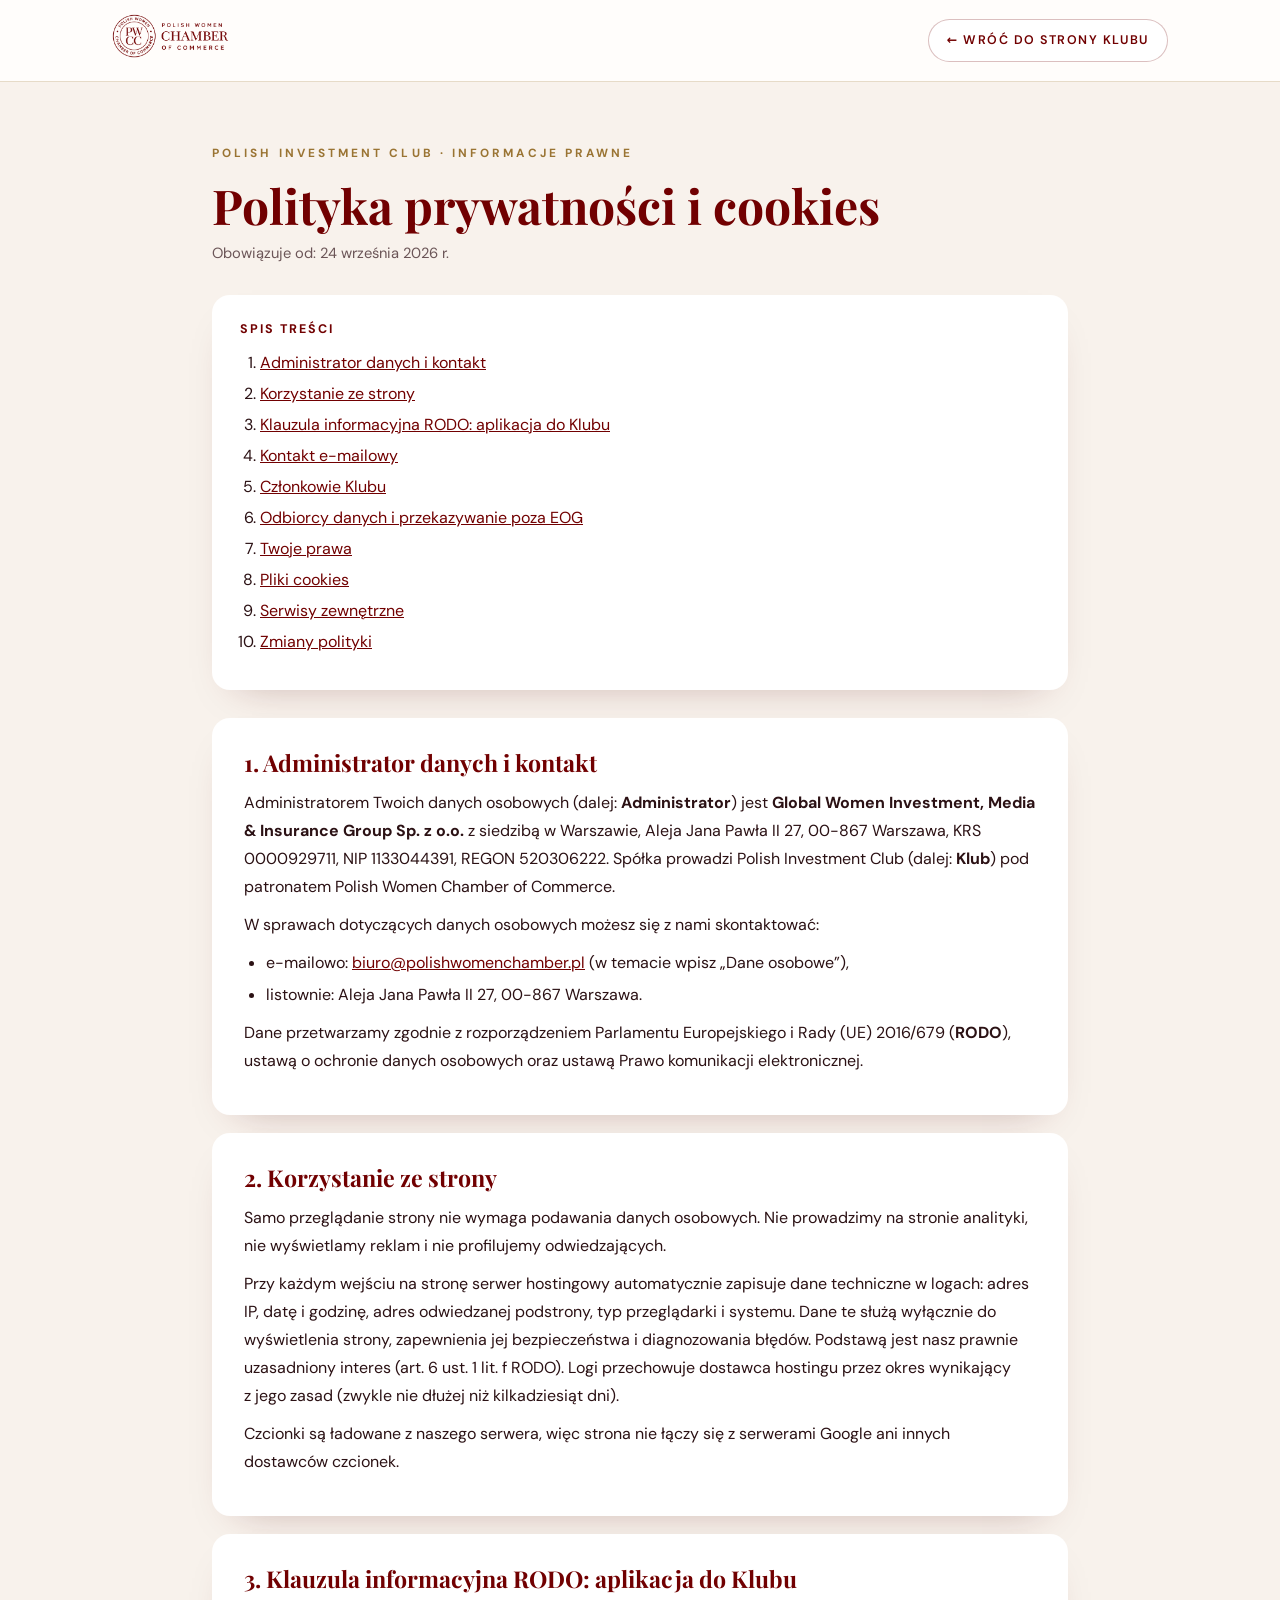
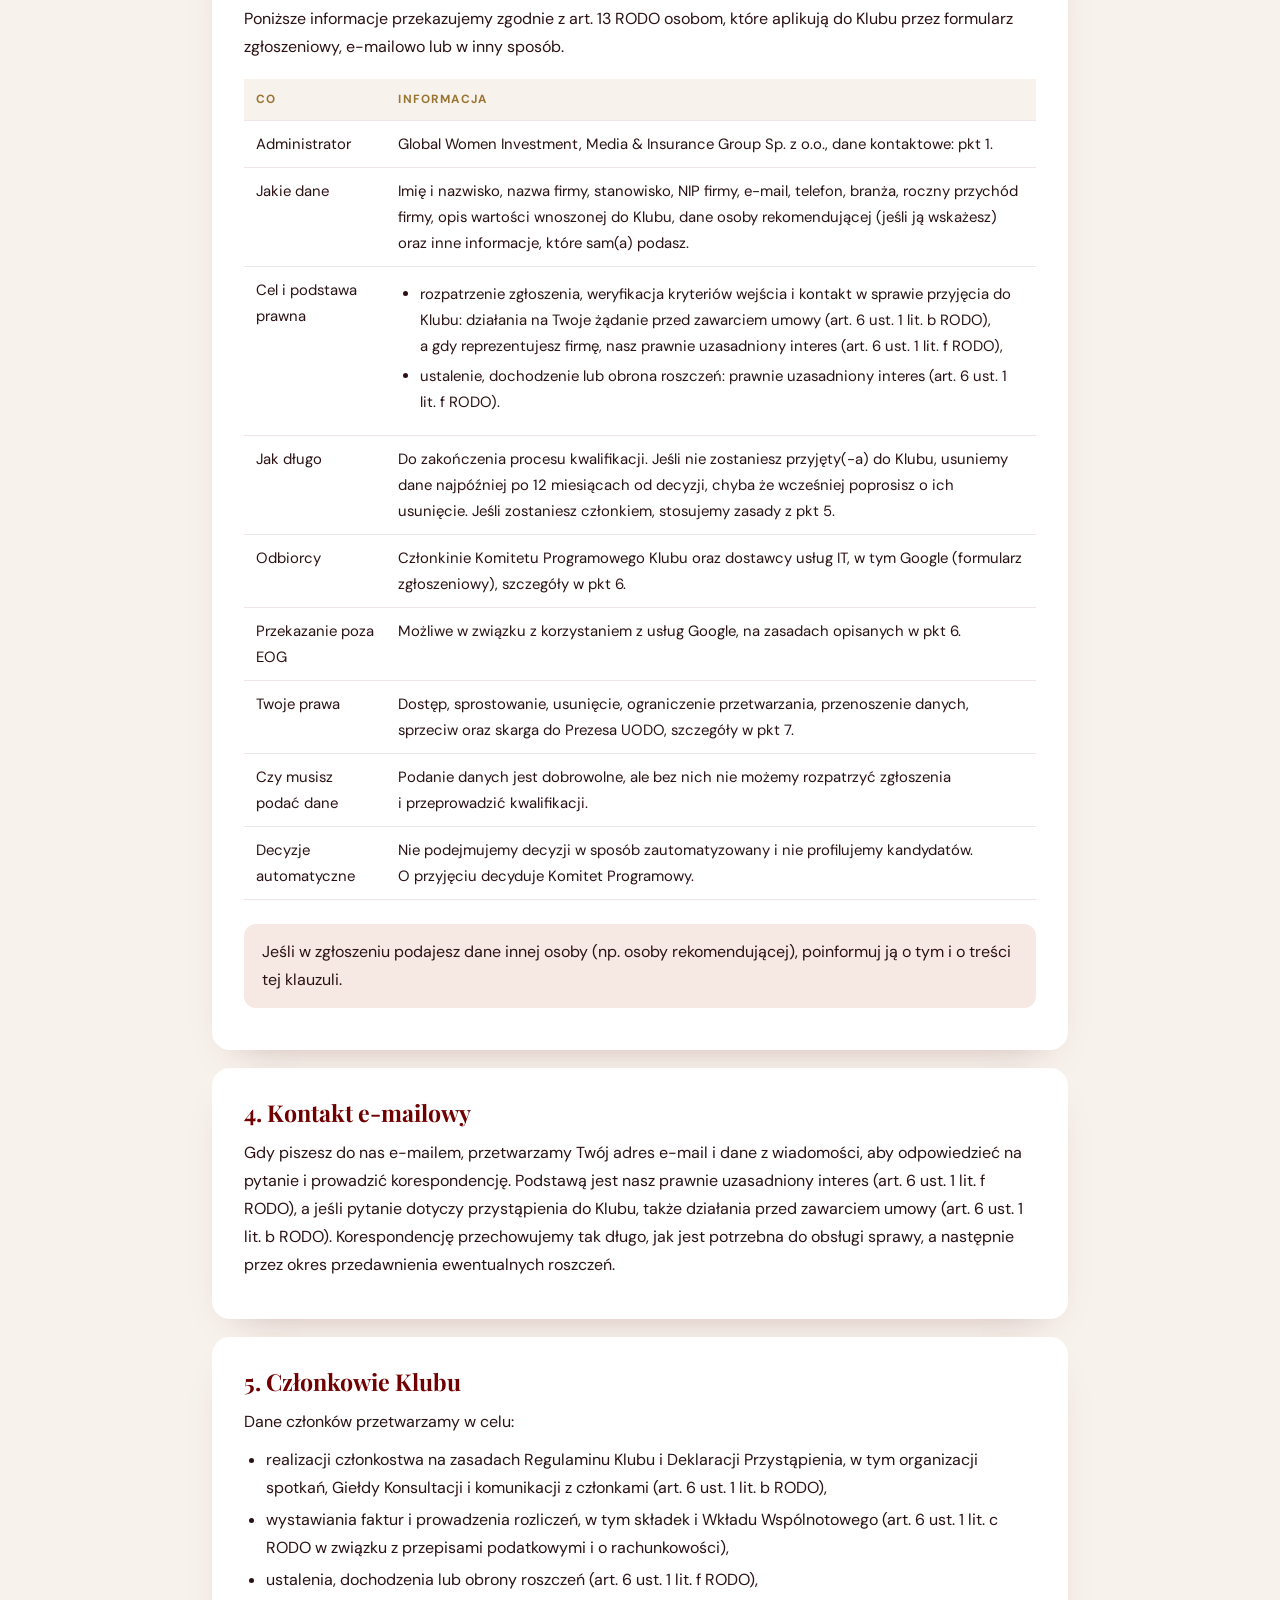
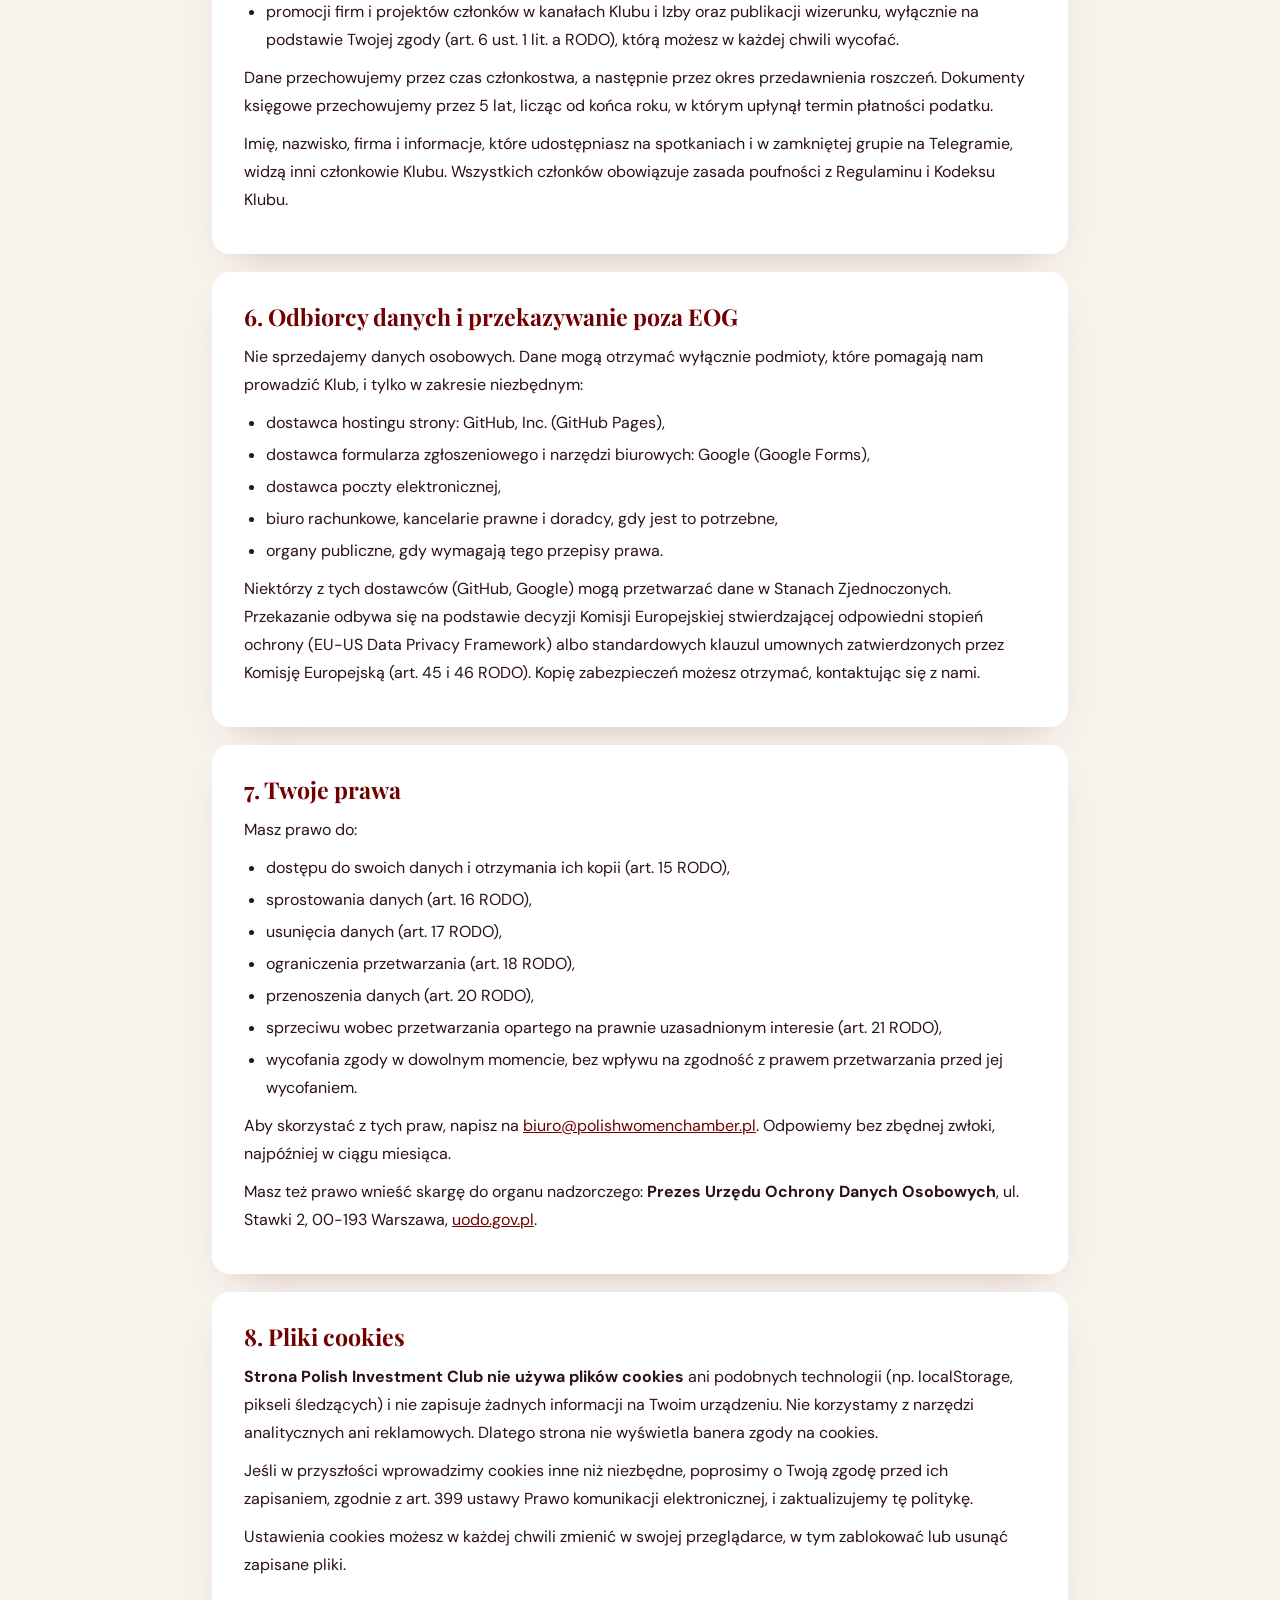
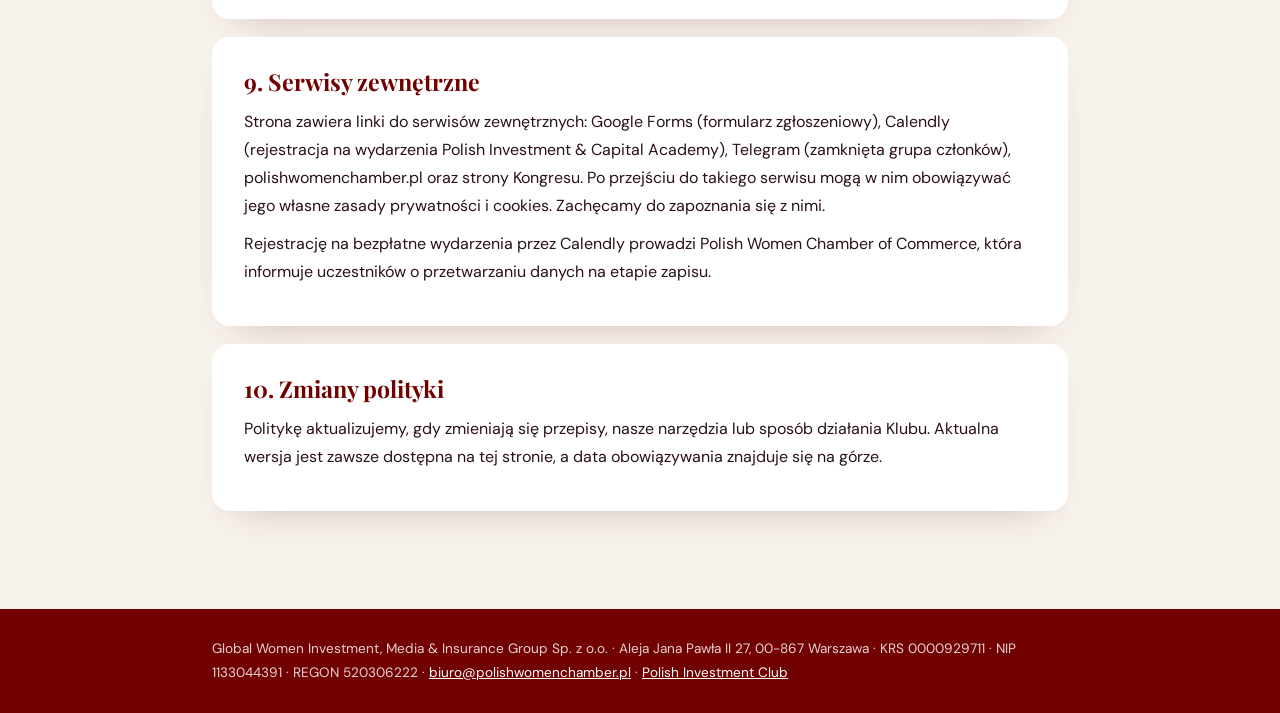
<file: investment-club/polityka-prywatnosci.html>
<!DOCTYPE html>
<html lang="pl">
<head>
<meta charset="UTF-8">
<meta name="viewport" content="width=device-width, initial-scale=1">
<title>Polityka prywatności · Polish Investment Club</title>
<meta name="description" content="Polityka prywatności, klauzula informacyjna RODO i informacja o plikach cookies strony Polish Investment Club by Polish Women Chamber of Commerce.">
<link rel="canonical" href="https://kongresgospodarczypwcc.pl/investment-club/polityka-prywatnosci.html">
<meta name="theme-color" content="#FCF9F6">
<link rel="icon" href="../assets/pwcc-emblem.png">
<link rel="stylesheet" href="fonts/fonts.css">
<style>
:root{--bordo:#710001;--gold:#C6A15E;--gold-deep:#9A7433;--paper:#FFFDFB;--cream:#F8F2EC;--blush:#F6E9E4;--text:#2B1114;--muted:#6B5557;--line:rgba(154,116,51,.25);--serif:'Playfair Display',Georgia,serif;--sans:'DM Sans',system-ui,-apple-system,'Segoe UI',sans-serif}
*{box-sizing:border-box;margin:0;padding:0}
html{scroll-behavior:smooth}
body{font-family:var(--sans);color:var(--text);background:var(--cream);line-height:1.75;-webkit-font-smoothing:antialiased}
a{color:var(--bordo)}
header{background:var(--paper);border-bottom:1px solid var(--line);padding:14px 0;position:sticky;top:0;z-index:5}
.wrap{max-width:900px;margin:0 auto;padding:0 22px}
header .wrap{display:flex;align-items:center;justify-content:space-between;gap:16px;max-width:1100px}
header img{height:44px;width:auto}
header .back{font-size:.78rem;letter-spacing:.12em;text-transform:uppercase;font-weight:600;text-decoration:none;border:1px solid rgba(113,0,1,.25);border-radius:999px;padding:10px 18px;background:#fff}
main{padding:56px 0 80px}
.eyebrow{font-size:.74rem;letter-spacing:.26em;text-transform:uppercase;color:var(--gold-deep);font-weight:700}
h1{font-family:var(--serif);color:var(--bordo);font-size:clamp(2rem,5vw,3rem);line-height:1.15;margin:12px 0 8px}
.meta{color:var(--muted);font-size:.92rem;margin-bottom:28px}
.toc{background:#fff;border-radius:18px;padding:24px 28px;margin-bottom:28px;box-shadow:0 18px 40px -26px rgba(90,20,20,.35)}
.toc b{display:block;font-size:.78rem;letter-spacing:.16em;text-transform:uppercase;color:var(--bordo);margin-bottom:8px}
.toc ol{padding-left:20px}
.toc li{margin:3px 0}
section{background:#fff;border-radius:18px;padding:30px 32px;margin-bottom:18px;box-shadow:0 18px 40px -26px rgba(90,20,20,.35);scroll-margin-top:90px}
h2{font-family:var(--serif);color:var(--bordo);font-size:1.45rem;line-height:1.25;margin-bottom:12px}
h3{font-size:.86rem;letter-spacing:.1em;text-transform:uppercase;color:var(--bordo);margin:18px 0 6px}
p{margin-bottom:10px}
ul,ol{padding-left:22px;margin-bottom:10px}
li{margin:4px 0}
.box{background:var(--blush);border-radius:12px;padding:14px 18px;margin:12px 0}
table{width:100%;border-collapse:collapse;margin:8px 0 12px;font-size:.93rem}
th,td{text-align:left;vertical-align:top;padding:10px 12px;border-bottom:1px solid rgba(113,0,1,.1)}
th{font-size:.74rem;letter-spacing:.1em;text-transform:uppercase;color:var(--gold-deep);background:var(--cream)}
.tscroll{overflow-x:auto}
footer{background:var(--bordo);color:rgba(255,255,255,.82);font-size:.85rem;padding:28px 0}
footer a{color:#fff}
@media (max-width:600px){section{padding:24px 20px}.toc{padding:20px}th,td{padding:8px}}
</style>
</head>
<body>
<header>
  <div class="wrap">
    <a href="./"><img src="../assets/pwcc-logo.png" alt="Polish Women Chamber of Commerce"></a>
    <a class="back" href="./">← Wróć do strony Klubu</a>
  </div>
</header>

<main>
  <div class="wrap">
    <span class="eyebrow">Polish Investment Club · informacje prawne</span>
    <h1>Polityka prywatności i&nbsp;cookies</h1>
    <p class="meta">Obowiązuje od: 24 września 2026 r.</p>

    <nav class="toc" aria-label="Spis treści">
      <b>Spis treści</b>
      <ol>
        <li><a href="#administrator">Administrator danych i&nbsp;kontakt</a></li>
        <li><a href="#strona">Korzystanie ze strony</a></li>
        <li><a href="#kandydaci">Klauzula informacyjna RODO: aplikacja do Klubu</a></li>
        <li><a href="#kontakt">Kontakt e-mailowy</a></li>
        <li><a href="#czlonkowie">Członkowie Klubu</a></li>
        <li><a href="#odbiorcy">Odbiorcy danych i&nbsp;przekazywanie poza EOG</a></li>
        <li><a href="#prawa">Twoje prawa</a></li>
        <li><a href="#cookies">Pliki cookies</a></li>
        <li><a href="#zewnetrzne">Serwisy zewnętrzne</a></li>
        <li><a href="#zmiany">Zmiany polityki</a></li>
      </ol>
    </nav>

    <section id="administrator">
      <h2>1. Administrator danych i&nbsp;kontakt</h2>
      <p>Administratorem Twoich danych osobowych (dalej: <b>Administrator</b>) jest <b>Global Women Investment, Media &amp;&nbsp;Insurance Group Sp. z&nbsp;o.o.</b> z&nbsp;siedzibą w&nbsp;Warszawie, Aleja Jana Pawła II 27, 00-867 Warszawa, KRS 0000929711, NIP 1133044391, REGON 520306222. Spółka prowadzi Polish Investment Club (dalej: <b>Klub</b>) pod patronatem Polish Women Chamber of Commerce.</p>
      <p>W&nbsp;sprawach dotyczących danych osobowych możesz się z&nbsp;nami skontaktować:</p>
      <ul>
        <li>e-mailowo: <a href="mailto:biuro@polishwomenchamber.pl?subject=Dane%20osobowe%20-%20Polish%20Investment%20Club">biuro@polishwomenchamber.pl</a> (w&nbsp;temacie wpisz „Dane osobowe”),</li>
        <li>listownie: Aleja Jana Pawła II 27, 00-867 Warszawa.</li>
      </ul>
      <p>Dane przetwarzamy zgodnie z&nbsp;rozporządzeniem Parlamentu Europejskiego i&nbsp;Rady (UE) 2016/679 (<b>RODO</b>), ustawą o&nbsp;ochronie danych osobowych oraz ustawą Prawo komunikacji elektronicznej.</p>
    </section>

    <section id="strona">
      <h2>2. Korzystanie ze strony</h2>
      <p>Samo przeglądanie strony nie wymaga podawania danych osobowych. Nie prowadzimy na stronie analityki, nie wyświetlamy reklam i&nbsp;nie profilujemy odwiedzających.</p>
      <p>Przy każdym wejściu na stronę serwer hostingowy automatycznie zapisuje dane techniczne w&nbsp;logach: adres IP, datę i&nbsp;godzinę, adres odwiedzanej podstrony, typ przeglądarki i&nbsp;systemu. Dane te służą wyłącznie do wyświetlenia strony, zapewnienia jej bezpieczeństwa i&nbsp;diagnozowania błędów. Podstawą jest nasz prawnie uzasadniony interes (art. 6 ust. 1 lit. f RODO). Logi przechowuje dostawca hostingu przez okres wynikający z&nbsp;jego zasad (zwykle nie dłużej niż kilkadziesiąt dni).</p>
      <p>Czcionki są ładowane z&nbsp;naszego serwera, więc strona nie łączy się z&nbsp;serwerami Google ani innych dostawców czcionek.</p>
    </section>

    <section id="kandydaci">
      <h2>3. Klauzula informacyjna RODO: aplikacja do Klubu</h2>
      <p>Poniższe informacje przekazujemy zgodnie z&nbsp;art. 13 RODO osobom, które aplikują do Klubu przez formularz zgłoszeniowy, e-mailowo lub w&nbsp;inny sposób.</p>
      <div class="tscroll">
      <table>
        <tr><th>Co</th><th>Informacja</th></tr>
        <tr><td>Administrator</td><td>Global Women Investment, Media &amp; Insurance Group Sp. z&nbsp;o.o., dane kontaktowe: pkt 1.</td></tr>
        <tr><td>Jakie dane</td><td>Imię i&nbsp;nazwisko, nazwa firmy, stanowisko, NIP firmy, e-mail, telefon, branża, roczny przychód firmy, opis wartości wnoszonej do Klubu, dane osoby rekomendującej (jeśli ją wskażesz) oraz inne informacje, które sam(a) podasz.</td></tr>
        <tr><td>Cel i&nbsp;podstawa prawna</td><td>
          <ul>
            <li>rozpatrzenie zgłoszenia, weryfikacja kryteriów wejścia i&nbsp;kontakt w&nbsp;sprawie przyjęcia do Klubu: działania na Twoje żądanie przed zawarciem umowy (art. 6 ust. 1 lit. b RODO), a&nbsp;gdy reprezentujesz firmę, nasz prawnie uzasadniony interes (art. 6 ust. 1 lit. f RODO),</li>
            <li>ustalenie, dochodzenie lub obrona roszczeń: prawnie uzasadniony interes (art. 6 ust. 1 lit. f RODO).</li>
          </ul></td></tr>
        <tr><td>Jak długo</td><td>Do zakończenia procesu kwalifikacji. Jeśli nie zostaniesz przyjęty(-a) do Klubu, usuniemy dane najpóźniej po 12 miesiącach od decyzji, chyba że wcześniej poprosisz o&nbsp;ich usunięcie. Jeśli zostaniesz członkiem, stosujemy zasady z&nbsp;pkt 5.</td></tr>
        <tr><td>Odbiorcy</td><td>Członkinie Komitetu Programowego Klubu oraz dostawcy usług IT, w&nbsp;tym Google (formularz zgłoszeniowy), szczegóły w&nbsp;pkt 6.</td></tr>
        <tr><td>Przekazanie poza EOG</td><td>Możliwe w&nbsp;związku z&nbsp;korzystaniem z&nbsp;usług Google, na zasadach opisanych w&nbsp;pkt 6.</td></tr>
        <tr><td>Twoje prawa</td><td>Dostęp, sprostowanie, usunięcie, ograniczenie przetwarzania, przenoszenie danych, sprzeciw oraz skarga do Prezesa UODO, szczegóły w&nbsp;pkt 7.</td></tr>
        <tr><td>Czy musisz podać dane</td><td>Podanie danych jest dobrowolne, ale bez nich nie możemy rozpatrzyć zgłoszenia i&nbsp;przeprowadzić kwalifikacji.</td></tr>
        <tr><td>Decyzje automatyczne</td><td>Nie podejmujemy decyzji w&nbsp;sposób zautomatyzowany i&nbsp;nie profilujemy kandydatów. O&nbsp;przyjęciu decyduje Komitet Programowy.</td></tr>
      </table>
      </div>
      <div class="box">Jeśli w&nbsp;zgłoszeniu podajesz dane innej osoby (np. osoby rekomendującej), poinformuj ją o&nbsp;tym i&nbsp;o&nbsp;treści tej klauzuli.</div>
    </section>

    <section id="kontakt">
      <h2>4. Kontakt e-mailowy</h2>
      <p>Gdy piszesz do nas e-mailem, przetwarzamy Twój adres e-mail i&nbsp;dane z&nbsp;wiadomości, aby odpowiedzieć na pytanie i&nbsp;prowadzić korespondencję. Podstawą jest nasz prawnie uzasadniony interes (art. 6 ust. 1 lit. f RODO), a&nbsp;jeśli pytanie dotyczy przystąpienia do Klubu, także działania przed zawarciem umowy (art. 6 ust. 1 lit. b RODO). Korespondencję przechowujemy tak długo, jak jest potrzebna do obsługi sprawy, a&nbsp;następnie przez okres przedawnienia ewentualnych roszczeń.</p>
    </section>

    <section id="czlonkowie">
      <h2>5. Członkowie Klubu</h2>
      <p>Dane członków przetwarzamy w&nbsp;celu:</p>
      <ul>
        <li>realizacji członkostwa na zasadach Regulaminu Klubu i&nbsp;Deklaracji Przystąpienia, w&nbsp;tym organizacji spotkań, Giełdy Konsultacji i&nbsp;komunikacji z&nbsp;członkami (art. 6 ust. 1 lit. b RODO),</li>
        <li>wystawiania faktur i&nbsp;prowadzenia rozliczeń, w&nbsp;tym składek i&nbsp;Wkładu Wspólnotowego (art. 6 ust. 1 lit. c RODO w&nbsp;związku z&nbsp;przepisami podatkowymi i&nbsp;o&nbsp;rachunkowości),</li>
        <li>ustalenia, dochodzenia lub obrony roszczeń (art. 6 ust. 1 lit. f RODO),</li>
        <li>promocji firm i&nbsp;projektów członków w&nbsp;kanałach Klubu i&nbsp;Izby oraz publikacji wizerunku, wyłącznie na podstawie Twojej zgody (art. 6 ust. 1 lit. a RODO), którą możesz w&nbsp;każdej chwili wycofać.</li>
      </ul>
      <p>Dane przechowujemy przez czas członkostwa, a&nbsp;następnie przez okres przedawnienia roszczeń. Dokumenty księgowe przechowujemy przez 5 lat, licząc od końca roku, w&nbsp;którym upłynął termin płatności podatku.</p>
      <p>Imię, nazwisko, firma i&nbsp;informacje, które udostępniasz na spotkaniach i&nbsp;w&nbsp;zamkniętej grupie na Telegramie, widzą inni członkowie Klubu. Wszystkich członków obowiązuje zasada poufności z&nbsp;Regulaminu i&nbsp;Kodeksu Klubu.</p>
    </section>

    <section id="odbiorcy">
      <h2>6. Odbiorcy danych i&nbsp;przekazywanie poza EOG</h2>
      <p>Nie sprzedajemy danych osobowych. Dane mogą otrzymać wyłącznie podmioty, które pomagają nam prowadzić Klub, i&nbsp;tylko w&nbsp;zakresie niezbędnym:</p>
      <ul>
        <li>dostawca hostingu strony: GitHub, Inc. (GitHub Pages),</li>
        <li>dostawca formularza zgłoszeniowego i&nbsp;narzędzi biurowych: Google (Google Forms),</li>
        <li>dostawca poczty elektronicznej,</li>
        <li>biuro rachunkowe, kancelarie prawne i&nbsp;doradcy, gdy jest to potrzebne,</li>
        <li>organy publiczne, gdy wymagają tego przepisy prawa.</li>
      </ul>
      <p>Niektórzy z&nbsp;tych dostawców (GitHub, Google) mogą przetwarzać dane w&nbsp;Stanach Zjednoczonych. Przekazanie odbywa się na podstawie decyzji Komisji Europejskiej stwierdzającej odpowiedni stopień ochrony (EU-US Data Privacy Framework) albo standardowych klauzul umownych zatwierdzonych przez Komisję Europejską (art. 45 i&nbsp;46 RODO). Kopię zabezpieczeń możesz otrzymać, kontaktując się z&nbsp;nami.</p>
    </section>

    <section id="prawa">
      <h2>7. Twoje prawa</h2>
      <p>Masz prawo do:</p>
      <ul>
        <li>dostępu do swoich danych i&nbsp;otrzymania ich kopii (art. 15 RODO),</li>
        <li>sprostowania danych (art. 16 RODO),</li>
        <li>usunięcia danych (art. 17 RODO),</li>
        <li>ograniczenia przetwarzania (art. 18 RODO),</li>
        <li>przenoszenia danych (art. 20 RODO),</li>
        <li>sprzeciwu wobec przetwarzania opartego na prawnie uzasadnionym interesie (art. 21 RODO),</li>
        <li>wycofania zgody w&nbsp;dowolnym momencie, bez wpływu na zgodność z&nbsp;prawem przetwarzania przed jej wycofaniem.</li>
      </ul>
      <p>Aby skorzystać z&nbsp;tych praw, napisz na <a href="mailto:biuro@polishwomenchamber.pl?subject=Dane%20osobowe%20-%20Polish%20Investment%20Club">biuro@polishwomenchamber.pl</a>. Odpowiemy bez zbędnej zwłoki, najpóźniej w&nbsp;ciągu miesiąca.</p>
      <p>Masz też prawo wnieść skargę do organu nadzorczego: <b>Prezes Urzędu Ochrony Danych Osobowych</b>, ul. Stawki 2, 00-193 Warszawa, <a href="https://uodo.gov.pl" target="_blank" rel="noopener">uodo.gov.pl</a>.</p>
    </section>

    <section id="cookies">
      <h2>8. Pliki cookies</h2>
      <p><b>Strona Polish Investment Club nie używa plików cookies</b> ani podobnych technologii (np. localStorage, pikseli śledzących) i&nbsp;nie zapisuje żadnych informacji na Twoim urządzeniu. Nie korzystamy z&nbsp;narzędzi analitycznych ani reklamowych. Dlatego strona nie wyświetla banera zgody na cookies.</p>
      <p>Jeśli w&nbsp;przyszłości wprowadzimy cookies inne niż niezbędne, poprosimy o&nbsp;Twoją zgodę przed ich zapisaniem, zgodnie z&nbsp;art. 399 ustawy Prawo komunikacji elektronicznej, i&nbsp;zaktualizujemy tę politykę.</p>
      <p>Ustawienia cookies możesz w&nbsp;każdej chwili zmienić w&nbsp;swojej przeglądarce, w&nbsp;tym zablokować lub usunąć zapisane pliki.</p>
    </section>

    <section id="zewnetrzne">
      <h2>9. Serwisy zewnętrzne</h2>
      <p>Strona zawiera linki do serwisów zewnętrznych: Google Forms (formularz zgłoszeniowy), Calendly (rejestracja na wydarzenia Polish Investment &amp; Capital Academy), Telegram (zamknięta grupa członków), polishwomenchamber.pl oraz strony Kongresu. Po przejściu do takiego serwisu mogą w&nbsp;nim obowiązywać jego własne zasady prywatności i&nbsp;cookies. Zachęcamy do zapoznania się z&nbsp;nimi.</p>
      <p>Rejestrację na bezpłatne wydarzenia przez Calendly prowadzi Polish Women Chamber of Commerce, która informuje uczestników o&nbsp;przetwarzaniu danych na etapie zapisu.</p>
    </section>

    <section id="zmiany">
      <h2>10. Zmiany polityki</h2>
      <p>Politykę aktualizujemy, gdy zmieniają się przepisy, nasze narzędzia lub sposób działania Klubu. Aktualna wersja jest zawsze dostępna na tej stronie, a&nbsp;data obowiązywania znajduje się na górze.</p>
    </section>
  </div>
</main>

<footer>
  <div class="wrap">
    Global Women Investment, Media &amp; Insurance Group Sp. z&nbsp;o.o. · Aleja Jana Pawła II 27, 00-867 Warszawa · KRS 0000929711 · NIP 1133044391 · REGON 520306222 · <a href="mailto:biuro@polishwomenchamber.pl">biuro@polishwomenchamber.pl</a> · <a href="./">Polish Investment Club</a>
  </div>
</footer>
</body>
</html>
</file>
<file: investment-club/fonts/fonts.css>
/* Czcionki hostowane lokalnie (bez połączeń z Google) — Playfair Display i DM Sans, licencja SIL OFL */
@font-face {
  font-family: 'DM Sans';
  font-style: normal;
  font-weight: 300 700;
  font-display: swap;
  src: url(dmsans-normal-latin-ext.woff2) format('woff2');
  unicode-range: U+0100-02BA, U+02BD-02C5, U+02C7-02CC, U+02CE-02D7, U+02DD-02FF, U+0304, U+0308, U+0329, U+1D00-1DBF, U+1E00-1E9F, U+1EF2-1EFF, U+2020, U+20A0-20AB, U+20AD-20C0, U+2113, U+2C60-2C7F, U+A720-A7FF;
}
@font-face {
  font-family: 'DM Sans';
  font-style: normal;
  font-weight: 300 700;
  font-display: swap;
  src: url(dmsans-normal-latin.woff2) format('woff2');
  unicode-range: U+0000-00FF, U+0131, U+0152-0153, U+02BB-02BC, U+02C6, U+02DA, U+02DC, U+0304, U+0308, U+0329, U+2000-206F, U+20AC, U+2122, U+2191, U+2193, U+2212, U+2215, U+FEFF, U+FFFD;
}
@font-face {
  font-family: 'Playfair Display';
  font-style: italic;
  font-weight: 400 700;
  font-display: swap;
  src: url(playfairdisplay-italic-latin-ext.woff2) format('woff2');
  unicode-range: U+0100-02BA, U+02BD-02C5, U+02C7-02CC, U+02CE-02D7, U+02DD-02FF, U+0304, U+0308, U+0329, U+1D00-1DBF, U+1E00-1E9F, U+1EF2-1EFF, U+2020, U+20A0-20AB, U+20AD-20C0, U+2113, U+2C60-2C7F, U+A720-A7FF;
}
@font-face {
  font-family: 'Playfair Display';
  font-style: italic;
  font-weight: 400 700;
  font-display: swap;
  src: url(playfairdisplay-italic-latin.woff2) format('woff2');
  unicode-range: U+0000-00FF, U+0131, U+0152-0153, U+02BB-02BC, U+02C6, U+02DA, U+02DC, U+0304, U+0308, U+0329, U+2000-206F, U+20AC, U+2122, U+2191, U+2193, U+2212, U+2215, U+FEFF, U+FFFD;
}
@font-face {
  font-family: 'Playfair Display';
  font-style: normal;
  font-weight: 400 700;
  font-display: swap;
  src: url(playfairdisplay-normal-latin-ext.woff2) format('woff2');
  unicode-range: U+0100-02BA, U+02BD-02C5, U+02C7-02CC, U+02CE-02D7, U+02DD-02FF, U+0304, U+0308, U+0329, U+1D00-1DBF, U+1E00-1E9F, U+1EF2-1EFF, U+2020, U+20A0-20AB, U+20AD-20C0, U+2113, U+2C60-2C7F, U+A720-A7FF;
}
@font-face {
  font-family: 'Playfair Display';
  font-style: normal;
  font-weight: 400 700;
  font-display: swap;
  src: url(playfairdisplay-normal-latin.woff2) format('woff2');
  unicode-range: U+0000-00FF, U+0131, U+0152-0153, U+02BB-02BC, U+02C6, U+02DA, U+02DC, U+0304, U+0308, U+0329, U+2000-206F, U+20AC, U+2122, U+2191, U+2193, U+2212, U+2215, U+FEFF, U+FFFD;
}
</file>
